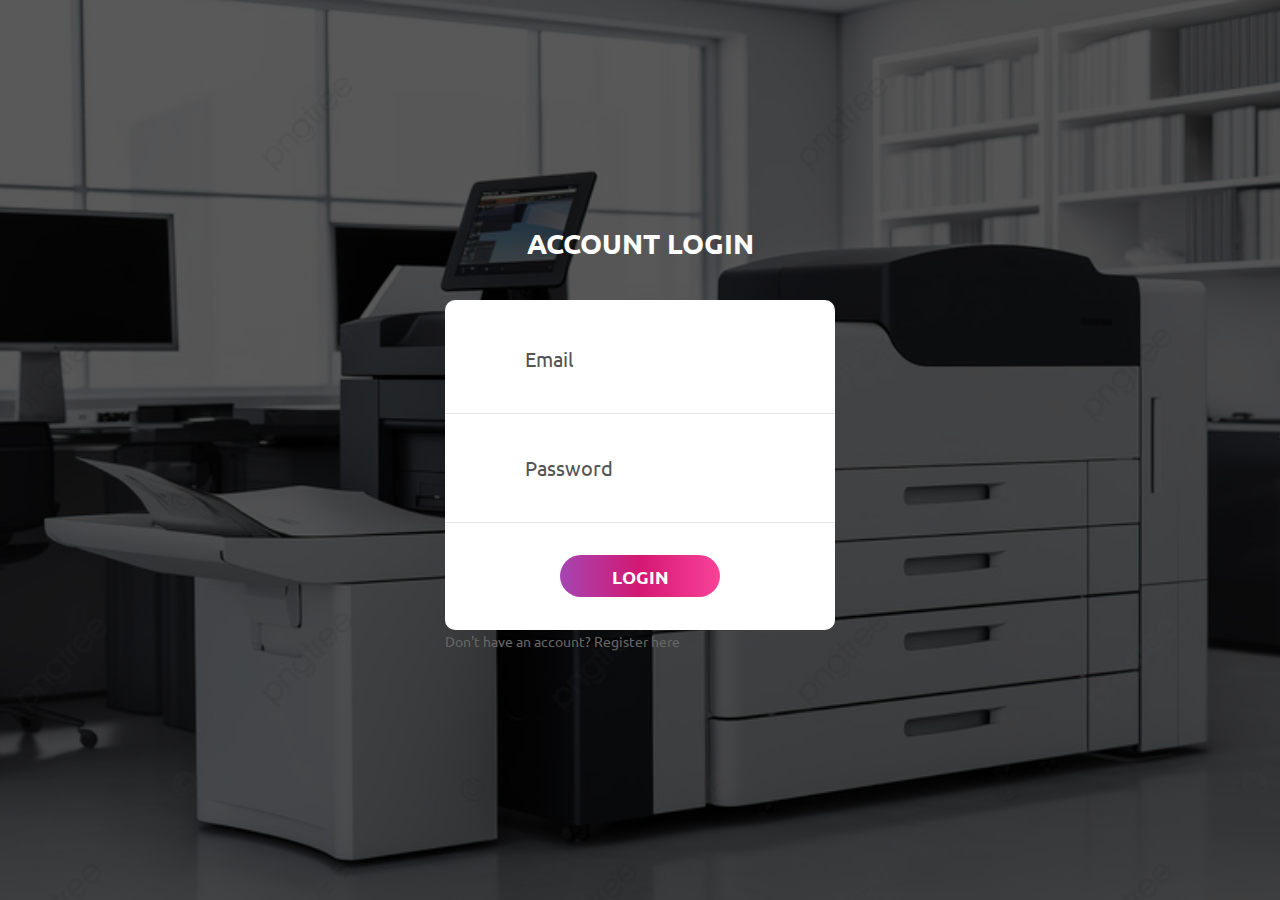
<file: Login/index.html>
<!DOCTYPE html>
<html lang="en">
  <head>
    <title>Serumpun Niaga | User Login</title>
    <meta charset="UTF-8" />
    <meta name="viewport" content="width=device-width, initial-scale=1" />
    <!--===============================================================================================-->
    <link rel="icon" type="image/png" href="images/icons/favicon.ico" />
    <!--===============================================================================================-->
    <link
      rel="stylesheet"
      type="text/css"
      href="vendor/bootstrap/css/bootstrap.min.css"
    />
    <!--===============================================================================================-->
    <link
      rel="stylesheet"
      type="text/css"
      href="fonts/font-awesome-4.7.0/css/font-awesome.min.css"
    />
    <!--===============================================================================================-->
    <link
      rel="stylesheet"
      type="text/css"
      href="fonts/Linearicons-Free-v1.0.0/icon-font.min.css"
    />
    <!--===============================================================================================-->
    <link rel="stylesheet" type="text/css" href="vendor/animate/animate.css" />
    <!--===============================================================================================-->
    <link
      rel="stylesheet"
      type="text/css"
      href="vendor/css-hamburgers/hamburgers.min.css"
    />
    <!--===============================================================================================-->
    <link
      rel="stylesheet"
      type="text/css"
      href="vendor/animsition/css/animsition.min.css"
    />
    <!--===============================================================================================-->
    <link
      rel="stylesheet"
      type="text/css"
      href="vendor/select2/select2.min.css"
    />
    <!--===============================================================================================-->
    <link
      rel="stylesheet"
      type="text/css"
      href="vendor/daterangepicker/daterangepicker.css"
    />
    <!--===============================================================================================-->
    <link rel="stylesheet" type="text/css" href="css/util.css" />
    <link rel="stylesheet" type="text/css" href="css/main.css" />
    <!--===============================================================================================-->
  </head>
  <body>
    <div class="limiter">
      <div
        class="container-login100"
        style="background-image: url('images/bgp.jpg')"
      >
        <div class="wrap-login100 p-t-30 p-b-50">
          <span class="login100-form-title p-b-41"> Account Login </span>
          <form
            class="login100-form validate-form p-b-33 p-t-5"
            action="login.php"
            method="post"
          >
            <div
              class="wrap-input100 validate-input"
              data-validate="Enter email"
            >
              <input
                class="input100"
                type="text"
                name="customer_email"
                placeholder="Email"
              />
              <span class="focus-input100" data-placeholder="&#xe82a;"></span>
            </div>

            <div
              class="wrap-input100 validate-input"
              data-validate="Enter password"
            >
              <input
                class="input100"
                type="password"
                name="password"
                placeholder="Password"
              />
              <span class="focus-input100" data-placeholder="&#xe80f;"></span>
            </div>

            <div class="container-login100-form-btn m-t-32">
              <button class="login100-form-btn">Login</button>
            </div>
          </form>
          <p>
            Don't have an account? <a href="../signup/index.php">Register here</a>
          </p>
        </div>
      </div>
    </div>

    <div id="dropDownSelect1"></div>

    <!--===============================================================================================-->
    <script src="vendor/jquery/jquery-3.2.1.min.js"></script>
    <!--===============================================================================================-->
    <script src="vendor/animsition/js/animsition.min.js"></script>
    <!--===============================================================================================-->
    <script src="vendor/bootstrap/js/popper.js"></script>
    <script src="vendor/bootstrap/js/bootstrap.min.js"></script>
    <!--===============================================================================================-->
    <script src="vendor/select2/select2.min.js"></script>
    <!--===============================================================================================-->
    <script src="vendor/daterangepicker/moment.min.js"></script>
    <script src="vendor/daterangepicker/daterangepicker.js"></script>
    <!--===============================================================================================-->
    <script src="vendor/countdowntime/countdowntime.js"></script>
    <!--===============================================================================================-->
    <script src="js/main.js"></script>
  </body>
</html>
</file>
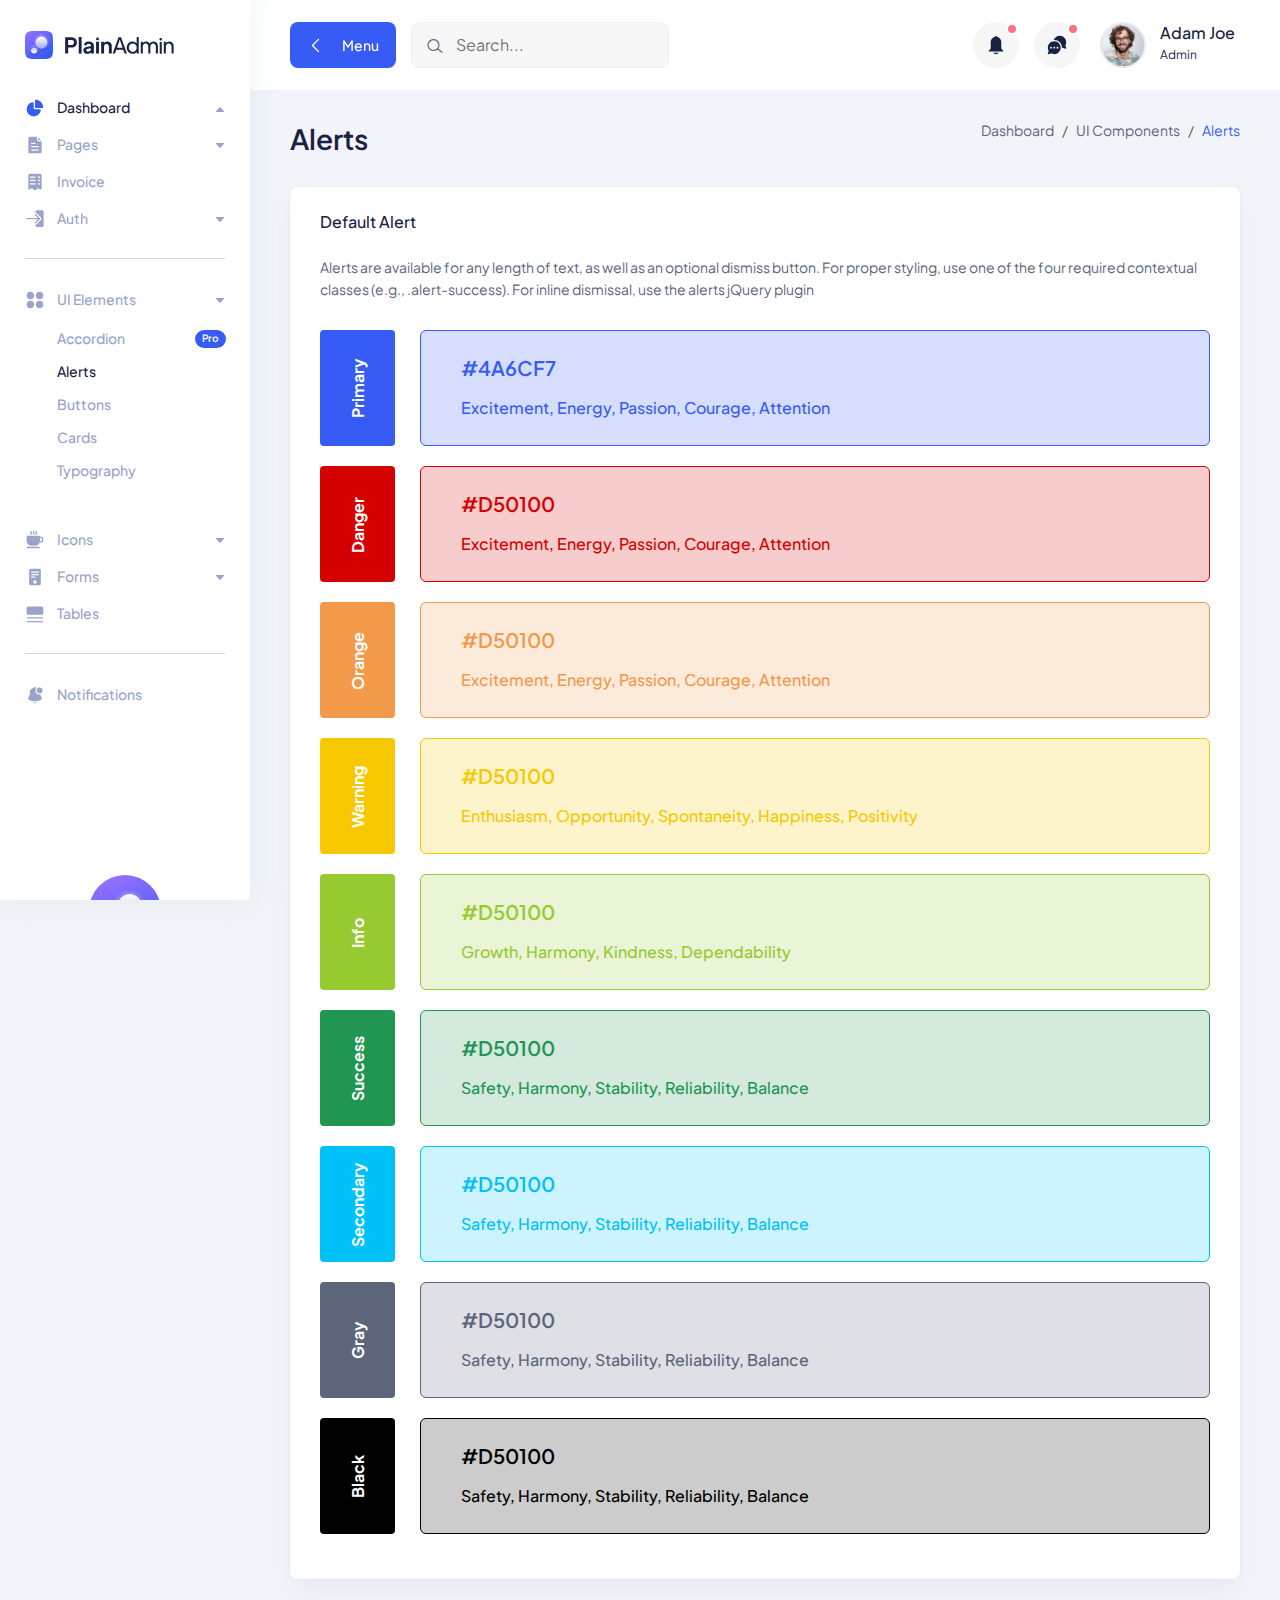
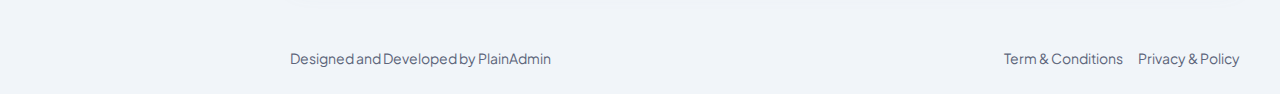
<file: dashboard - staff/alerts.html>
<!DOCTYPE html>
<html lang="en">
  <head>
    <meta charset="UTF-8" />
    <meta http-equiv="X-UA-Compatible" content="IE=edge" />
    <meta name="viewport" content="width=device-width, initial-scale=1.0" />
    <link rel="shortcut icon" href="assets/images/favicon.svg" type="image/x-icon" />
    <title>Alerts | PlainAdmin Demo</title>

    <!-- ========== All CSS files linkup ========= -->
    <link rel="stylesheet" href="assets/css/bootstrap.min.css" />
    <link rel="stylesheet" href="assets/css/lineicons.css" />
    <link rel="stylesheet" href="assets/css/materialdesignicons.min.css" />
    <link rel="stylesheet" href="assets/css/fullcalendar.css" />
    <link rel="stylesheet" href="assets/css/main.css" />
  </head>
  <body>
    <!-- ======== Preloader =========== -->
    <div id="preloader">
      <div class="spinner"></div>
    </div>
    <!-- ======== Preloader =========== -->

    <!-- ======== sidebar-nav start =========== -->
    <aside class="sidebar-nav-wrapper">
      <div class="navbar-logo">
        <a href="index.html">
          <img src="assets/images/logo/logo.svg" alt="logo" />
        </a>
      </div>
      <nav class="sidebar-nav">
        <ul>
          <li class="nav-item nav-item-has-children">
            <a
              href="#0"
              data-bs-toggle="collapse"
              data-bs-target="#ddmenu_1"
              aria-controls="ddmenu_1"
              aria-expanded="false"
              aria-label="Toggle navigation"
            >
              <span class="icon">
                <svg width="20" height="20" viewBox="0 0 20 20" fill="none" xmlns="http://www.w3.org/2000/svg">
                  <path
                    d="M8.74999 18.3333C12.2376 18.3333 15.1364 15.8128 15.7244 12.4941C15.8448 11.8143 15.2737 11.25 14.5833 11.25H9.99999C9.30966 11.25 8.74999 10.6903 8.74999 10V5.41666C8.74999 4.7263 8.18563 4.15512 7.50586 4.27556C4.18711 4.86357 1.66666 7.76243 1.66666 11.25C1.66666 15.162 4.83797 18.3333 8.74999 18.3333Z" />
                  <path
                    d="M17.0833 10C17.7737 10 18.3432 9.43708 18.2408 8.75433C17.7005 5.14918 14.8508 2.29947 11.2457 1.75912C10.5629 1.6568 10 2.2263 10 2.91665V9.16666C10 9.62691 10.3731 10 10.8333 10H17.0833Z" />
                </svg>
              </span>
              <span class="text">Dashboard</span>
            </a>
            <ul id="ddmenu_1" class="collapse dropdown-nav">
              <li>
                <a href="index.html">
                  <span class="text"> eCommerce </span>
                </a>
              </li>
            </ul>
          </li>
          <li class="nav-item nav-item-has-children">
            <a
              href="#0"
              class="collapsed"
              data-bs-toggle="collapse"
              data-bs-target="#ddmenu_2"
              aria-controls="ddmenu_2"
              aria-expanded="false"
              aria-label="Toggle navigation"
            >
              <span class="icon">
                <svg width="20" height="20" viewBox="0 0 20 20" fill="none" xmlns="http://www.w3.org/2000/svg">
                  <path
                    d="M11.8097 1.66667C11.8315 1.66667 11.8533 1.6671 11.875 1.66796V4.16667C11.875 5.43232 12.901 6.45834 14.1667 6.45834H16.6654C16.6663 6.48007 16.6667 6.50186 16.6667 6.5237V16.6667C16.6667 17.5872 15.9205 18.3333 15 18.3333H5.00001C4.07954 18.3333 3.33334 17.5872 3.33334 16.6667V3.33334C3.33334 2.41286 4.07954 1.66667 5.00001 1.66667H11.8097ZM6.66668 7.70834C6.3215 7.70834 6.04168 7.98816 6.04168 8.33334C6.04168 8.67851 6.3215 8.95834 6.66668 8.95834H10C10.3452 8.95834 10.625 8.67851 10.625 8.33334C10.625 7.98816 10.3452 7.70834 10 7.70834H6.66668ZM6.04168 11.6667C6.04168 12.0118 6.3215 12.2917 6.66668 12.2917H13.3333C13.6785 12.2917 13.9583 12.0118 13.9583 11.6667C13.9583 11.3215 13.6785 11.0417 13.3333 11.0417H6.66668C6.3215 11.0417 6.04168 11.3215 6.04168 11.6667ZM6.66668 14.375C6.3215 14.375 6.04168 14.6548 6.04168 15C6.04168 15.3452 6.3215 15.625 6.66668 15.625H13.3333C13.6785 15.625 13.9583 15.3452 13.9583 15C13.9583 14.6548 13.6785 14.375 13.3333 14.375H6.66668Z" />
                  <path
                    d="M13.125 2.29167L16.0417 5.20834H14.1667C13.5913 5.20834 13.125 4.74197 13.125 4.16667V2.29167Z" />
                </svg>
              </span>
              <span class="text">Pages</span>
            </a>
            <ul id="ddmenu_2" class="collapse dropdown-nav">
              <li>
                <a href="settings.html"> Settings </a>
              </li>
              <li>
                <a href="blank-page.html"> Blank Page </a>
              </li>
            </ul>
          </li>
          <li class="nav-item">
            <a href="invoice.html">
              <span class="icon">
                <svg width="20" height="20" viewBox="0 0 20 20" fill="none" xmlns="http://www.w3.org/2000/svg">
                  <path
                    d="M3.33334 3.35442C3.33334 2.4223 4.07954 1.66666 5.00001 1.66666H15C15.9205 1.66666 16.6667 2.4223 16.6667 3.35442V16.8565C16.6667 17.5519 15.8827 17.9489 15.3333 17.5317L13.8333 16.3924C13.537 16.1673 13.1297 16.1673 12.8333 16.3924L10.5 18.1646C10.2037 18.3896 9.79634 18.3896 9.50001 18.1646L7.16668 16.3924C6.87038 16.1673 6.46298 16.1673 6.16668 16.3924L4.66668 17.5317C4.11731 17.9489 3.33334 17.5519 3.33334 16.8565V3.35442ZM4.79168 5.04218C4.79168 5.39173 5.0715 5.6751 5.41668 5.6751H10C10.3452 5.6751 10.625 5.39173 10.625 5.04218C10.625 4.69264 10.3452 4.40927 10 4.40927H5.41668C5.0715 4.40927 4.79168 4.69264 4.79168 5.04218ZM5.41668 7.7848C5.0715 7.7848 4.79168 8.06817 4.79168 8.41774C4.79168 8.76724 5.0715 9.05066 5.41668 9.05066H10C10.3452 9.05066 10.625 8.76724 10.625 8.41774C10.625 8.06817 10.3452 7.7848 10 7.7848H5.41668ZM4.79168 11.7932C4.79168 12.1428 5.0715 12.4262 5.41668 12.4262H10C10.3452 12.4262 10.625 12.1428 10.625 11.7932C10.625 11.4437 10.3452 11.1603 10 11.1603H5.41668C5.0715 11.1603 4.79168 11.4437 4.79168 11.7932ZM13.3333 4.40927C12.9882 4.40927 12.7083 4.69264 12.7083 5.04218C12.7083 5.39173 12.9882 5.6751 13.3333 5.6751H14.5833C14.9285 5.6751 15.2083 5.39173 15.2083 5.04218C15.2083 4.69264 14.9285 4.40927 14.5833 4.40927H13.3333ZM12.7083 8.41774C12.7083 8.76724 12.9882 9.05066 13.3333 9.05066H14.5833C14.9285 9.05066 15.2083 8.76724 15.2083 8.41774C15.2083 8.06817 14.9285 7.7848 14.5833 7.7848H13.3333C12.9882 7.7848 12.7083 8.06817 12.7083 8.41774ZM13.3333 11.1603C12.9882 11.1603 12.7083 11.4437 12.7083 11.7932C12.7083 12.1428 12.9882 12.4262 13.3333 12.4262H14.5833C14.9285 12.4262 15.2083 12.1428 15.2083 11.7932C15.2083 11.4437 14.9285 11.1603 14.5833 11.1603H13.3333Z" />
                </svg>
              </span>
              <span class="text">Invoice</span>
            </a>
          </li>
          <li class="nav-item nav-item-has-children">
            <a
              href="#0"
              class="collapsed"
              data-bs-toggle="collapse"
              data-bs-target="#ddmenu_3"
              aria-controls="ddmenu_3"
              aria-expanded="false"
              aria-label="Toggle navigation"
            >
              <span class="icon">
                <svg width="20" height="20" viewBox="0 0 20 20" fill="none" xmlns="http://www.w3.org/2000/svg">
                  <path
                    d="M14.9211 10.1294C15.1652 9.88534 15.1652 9.48967 14.9211 9.24559L10.7544 5.0789C10.5103 4.83482 10.1147 4.83482 9.87057 5.0789C9.62649 5.32297 9.62649 5.71871 9.87057 5.96278L12.9702 9.06251H1.97916C1.63398 9.06251 1.35416 9.34234 1.35416 9.68751C1.35416 10.0327 1.63398 10.3125 1.97916 10.3125H12.9702L9.87057 13.4123C9.62649 13.6563 9.62649 14.052 9.87057 14.2961C10.1147 14.5402 10.5103 14.5402 10.7544 14.2961L14.9211 10.1294Z" />
                  <path
                    d="M11.6383 15.18L15.805 11.0133C16.5373 10.2811 16.5373 9.09391 15.805 8.36166L11.6383 4.195C11.2722 3.82888 10.7923 3.64582 10.3125 3.64582V3.02082C10.3125 2.10035 11.0587 1.35416 11.9792 1.35416H16.9792C17.8997 1.35416 18.6458 2.10035 18.6458 3.02082V16.3542C18.6458 17.2747 17.8997 18.0208 16.9792 18.0208H11.9792C11.0587 18.0208 10.3125 17.2747 10.3125 16.3542V15.7292C10.7923 15.7292 11.2722 15.5461 11.6383 15.18Z" />
                </svg>
              </span>
              <span class="text">Auth</span>
            </a>
            <ul id="ddmenu_3" class="collapse dropdown-nav">
              <li>
                <a href="signin.html"> Sign In </a>
              </li>
              <li>
                <a href="signup.html"> Sign Up </a>
              </li>
            </ul>
          </li>
          <span class="divider"><hr /></span>
          <li class="nav-item nav-item-has-children">
            <a
              href="#0"
              class="collapsed"
              data-bs-toggle="collapse"
              data-bs-target="#ddmenu_4"
              aria-controls="ddmenu_4"
              aria-expanded="false"
              aria-label="Toggle navigation"
            >
              <span class="icon">
                <svg width="20" height="20" viewBox="0 0 20 20" fill="none" xmlns="http://www.w3.org/2000/svg">
                  <path
                    d="M1.66666 5.41669C1.66666 3.34562 3.34559 1.66669 5.41666 1.66669C7.48772 1.66669 9.16666 3.34562 9.16666 5.41669C9.16666 7.48775 7.48772 9.16669 5.41666 9.16669C3.34559 9.16669 1.66666 7.48775 1.66666 5.41669Z" />
                  <path
                    d="M1.66666 14.5834C1.66666 12.5123 3.34559 10.8334 5.41666 10.8334C7.48772 10.8334 9.16666 12.5123 9.16666 14.5834C9.16666 16.6545 7.48772 18.3334 5.41666 18.3334C3.34559 18.3334 1.66666 16.6545 1.66666 14.5834Z" />
                  <path
                    d="M10.8333 5.41669C10.8333 3.34562 12.5123 1.66669 14.5833 1.66669C16.6544 1.66669 18.3333 3.34562 18.3333 5.41669C18.3333 7.48775 16.6544 9.16669 14.5833 9.16669C12.5123 9.16669 10.8333 7.48775 10.8333 5.41669Z" />
                  <path
                    d="M10.8333 14.5834C10.8333 12.5123 12.5123 10.8334 14.5833 10.8334C16.6544 10.8334 18.3333 12.5123 18.3333 14.5834C18.3333 16.6545 16.6544 18.3334 14.5833 18.3334C12.5123 18.3334 10.8333 16.6545 10.8333 14.5834Z" />
                </svg>
              </span>
              <span class="text">UI Elements </span>
            </a>
            <ul id="ddmenu_4" class="collapsed show dropdown-nav">
              <li>
                <a href="accordion.html">
                  <span class="text">
                    Accordion <span class="pro-badge">Pro</span>
                  </span>
                </a>
              </li>
              <li>
                <a href="alerts.html" class="active"> Alerts </a>
              </li>
              <li>
                <a href="buttons.html"> Buttons </a>
              </li>
              <li>
                <a href="cards.html"> Cards </a>
              </li>
              <li>
                <a href="typography.html"> Typography </a>
              </li>
            </ul>
          </li>
          <li class="nav-item nav-item-has-children">
            <a
              href="#0"
              class="collapsed"
              data-bs-toggle="collapse"
              data-bs-target="#ddmenu_55"
              aria-controls="ddmenu_55"
              aria-expanded="false"
              aria-label="Toggle navigation"
            >
              <span class="icon">
                <svg width="20" height="20" viewBox="0 0 20 20" fill="none" xmlns="http://www.w3.org/2000/svg">
                  <path
                    d="M5.48663 1.1466C5.77383 0.955131 6.16188 1.03274 6.35335 1.31994L6.87852 2.10769C7.20508 2.59755 7.20508 3.23571 6.87852 3.72556L6.35335 4.51331C6.16188 4.80052 5.77383 4.87813 5.48663 4.68666C5.19943 4.49519 5.12182 4.10715 5.31328 3.81994L5.83845 3.03219C5.88511 2.96221 5.88511 2.87105 5.83845 2.80106L5.31328 2.01331C5.12182 1.72611 5.19943 1.33806 5.48663 1.1466Z" />
                  <path
                    d="M2.49999 5.83331C2.03976 5.83331 1.66666 6.2064 1.66666 6.66665V10.8333C1.66666 13.5948 3.90523 15.8333 6.66666 15.8333H9.99999C12.1856 15.8333 14.0436 14.431 14.7235 12.4772C14.8134 12.4922 14.9058 12.5 15 12.5H16.6667C17.5872 12.5 18.3333 11.7538 18.3333 10.8333V8.33331C18.3333 7.41284 17.5872 6.66665 16.6667 6.66665H15C15 6.2064 14.6269 5.83331 14.1667 5.83331H2.49999ZM14.9829 11.2496C14.9942 11.1123 15 10.9735 15 10.8333V7.91665H16.6667C16.8967 7.91665 17.0833 8.10319 17.0833 8.33331V10.8333C17.0833 11.0634 16.8967 11.25 16.6667 11.25H15L14.9898 11.2498L14.9829 11.2496Z" />
                  <path
                    d="M8.85332 1.31994C8.6619 1.03274 8.27383 0.955131 7.98663 1.1466C7.69943 1.33806 7.62182 1.72611 7.81328 2.01331L8.33848 2.80106C8.38507 2.87105 8.38507 2.96221 8.33848 3.03219L7.81328 3.81994C7.62182 4.10715 7.69943 4.49519 7.98663 4.68666C8.27383 4.87813 8.6619 4.80052 8.85332 4.51331L9.37848 3.72556C9.70507 3.23571 9.70507 2.59755 9.37848 2.10769L8.85332 1.31994Z" />
                  <path
                    d="M10.4867 1.1466C10.7738 0.955131 11.1619 1.03274 11.3533 1.31994L11.8785 2.10769C12.2051 2.59755 12.2051 3.23571 11.8785 3.72556L11.3533 4.51331C11.1619 4.80052 10.7738 4.87813 10.4867 4.68666C10.1994 4.49519 10.1218 4.10715 10.3133 3.81994L10.8385 3.03219C10.8851 2.96221 10.8851 2.87105 10.8385 2.80106L10.3133 2.01331C10.1218 1.72611 10.1994 1.33806 10.4867 1.1466Z" />
                  <path
                    d="M2.49999 16.6667C2.03976 16.6667 1.66666 17.0398 1.66666 17.5C1.66666 17.9602 2.03976 18.3334 2.49999 18.3334H14.1667C14.6269 18.3334 15 17.9602 15 17.5C15 17.0398 14.6269 16.6667 14.1667 16.6667H2.49999Z" />
                </svg>
              </span>
              <span class="text">Icons</span>
            </a>
            <ul id="ddmenu_55" class="collapse dropdown-nav">
              <li>
                <a href="icons.html"> LineIcons </a>
              </li>
              <li>
                <a href="mdi-icons.html"> MDI Icons </a>
              </li>
            </ul>
          </li>
          <li class="nav-item nav-item-has-children">
            <a
              href="#0"
              class="collapsed"
              data-bs-toggle="collapse"
              data-bs-target="#ddmenu_5"
              aria-controls="ddmenu_5"
              aria-expanded="false"
              aria-label="Toggle navigation"
            >
              <span class="icon">
                <svg width="20" height="20" viewBox="0 0 20 20" fill="none" xmlns="http://www.w3.org/2000/svg">
                  <path
                    d="M4.16666 3.33335C4.16666 2.41288 4.91285 1.66669 5.83332 1.66669H14.1667C15.0872 1.66669 15.8333 2.41288 15.8333 3.33335V16.6667C15.8333 17.5872 15.0872 18.3334 14.1667 18.3334H5.83332C4.91285 18.3334 4.16666 17.5872 4.16666 16.6667V3.33335ZM6.04166 5.00002C6.04166 5.3452 6.32148 5.62502 6.66666 5.62502H13.3333C13.6785 5.62502 13.9583 5.3452 13.9583 5.00002C13.9583 4.65485 13.6785 4.37502 13.3333 4.37502H6.66666C6.32148 4.37502 6.04166 4.65485 6.04166 5.00002ZM6.66666 6.87502C6.32148 6.87502 6.04166 7.15485 6.04166 7.50002C6.04166 7.8452 6.32148 8.12502 6.66666 8.12502H13.3333C13.6785 8.12502 13.9583 7.8452 13.9583 7.50002C13.9583 7.15485 13.6785 6.87502 13.3333 6.87502H6.66666ZM6.04166 10C6.04166 10.3452 6.32148 10.625 6.66666 10.625H9.99999C10.3452 10.625 10.625 10.3452 10.625 10C10.625 9.65485 10.3452 9.37502 9.99999 9.37502H6.66666C6.32148 9.37502 6.04166 9.65485 6.04166 10ZM9.99999 16.6667C10.9205 16.6667 11.6667 15.9205 11.6667 15C11.6667 14.0795 10.9205 13.3334 9.99999 13.3334C9.07949 13.3334 8.33332 14.0795 8.33332 15C8.33332 15.9205 9.07949 16.6667 9.99999 16.6667Z" />
                </svg>
              </span>
              <span class="text"> Forms </span>
            </a>
            <ul id="ddmenu_5" class="collapse dropdown-nav">
              <li>
                <a href="form-elements.html"> Form Elements </a>
              </li>
              <li>
                <a href="form-layout.html">
                  <span class="text">
                    Form Layout <span class="pro-badge">Pro</span>
                  </span>
                </a>
              </li>
            </ul>
          </li>
          <li class="nav-item">
            <a href="tables.html">
              <span class="icon">
                <svg width="20" height="20" viewBox="0 0 20 20" fill="none" xmlns="http://www.w3.org/2000/svg">
                  <path
                    d="M1.66666 4.16667C1.66666 3.24619 2.41285 2.5 3.33332 2.5H16.6667C17.5872 2.5 18.3333 3.24619 18.3333 4.16667V9.16667C18.3333 10.0872 17.5872 10.8333 16.6667 10.8333H3.33332C2.41285 10.8333 1.66666 10.0872 1.66666 9.16667V4.16667Z" />
                  <path
                    d="M1.875 13.75C1.875 13.4048 2.15483 13.125 2.5 13.125H17.5C17.8452 13.125 18.125 13.4048 18.125 13.75C18.125 14.0952 17.8452 14.375 17.5 14.375H2.5C2.15483 14.375 1.875 14.0952 1.875 13.75Z" />
                  <path
                    d="M2.5 16.875C2.15483 16.875 1.875 17.1548 1.875 17.5C1.875 17.8452 2.15483 18.125 2.5 18.125H17.5C17.8452 18.125 18.125 17.8452 18.125 17.5C18.125 17.1548 17.8452 16.875 17.5 16.875H2.5Z" />
                </svg>
              </span>
              <span class="text">Tables</span>
            </a>
          </li>
          <span class="divider"><hr /></span>

          <li class="nav-item">
            <a href="notification.html">
              <span class="icon">
                <svg width="20" height="20" viewBox="0 0 20 20" fill="none" xmlns="http://www.w3.org/2000/svg">
                  <path
                    d="M10.8333 2.50008C10.8333 2.03984 10.4602 1.66675 9.99999 1.66675C9.53975 1.66675 9.16666 2.03984 9.16666 2.50008C9.16666 2.96032 9.53975 3.33341 9.99999 3.33341C10.4602 3.33341 10.8333 2.96032 10.8333 2.50008Z" />
                  <path
                    d="M17.5 5.41673C17.5 7.02756 16.1942 8.33339 14.5833 8.33339C12.9725 8.33339 11.6667 7.02756 11.6667 5.41673C11.6667 3.80589 12.9725 2.50006 14.5833 2.50006C16.1942 2.50006 17.5 3.80589 17.5 5.41673Z" />
                  <path
                    d="M11.4272 2.69637C10.9734 2.56848 10.4947 2.50006 10 2.50006C7.10054 2.50006 4.75003 4.85057 4.75003 7.75006V9.20873C4.75003 9.72814 4.62082 10.2393 4.37404 10.6963L3.36705 12.5611C2.89938 13.4272 3.26806 14.5081 4.16749 14.9078C7.88074 16.5581 12.1193 16.5581 15.8326 14.9078C16.732 14.5081 17.1007 13.4272 16.633 12.5611L15.626 10.6963C15.43 10.3333 15.3081 9.93606 15.2663 9.52773C15.0441 9.56431 14.8159 9.58339 14.5833 9.58339C12.2822 9.58339 10.4167 7.71791 10.4167 5.41673C10.4167 4.37705 10.7975 3.42631 11.4272 2.69637Z" />
                  <path
                    d="M7.48901 17.1925C8.10004 17.8918 8.99841 18.3335 10 18.3335C11.0016 18.3335 11.9 17.8918 12.511 17.1925C10.8482 17.4634 9.15183 17.4634 7.48901 17.1925Z" />
                </svg>
              </span>
              <span class="text">Notifications</span>
            </a>
          </li>
        </ul>
      </nav>
      <div class="promo-box">
        <div class="promo-icon">
          <img class="mx-auto" src="./assets/images/logo/logo-icon-big.svg" alt="Logo">
        </div>
        <h3>Upgrade to PRO</h3>
        <p>Improve your development process and start doing more with PlainAdmin PRO!</p>
        <a href="https://plainadmin.com/pro" target="_blank" rel="nofollow" class="main-btn primary-btn btn-hover">
          Upgrade to PRO
        </a>
      </div>
    </aside>
    <div class="overlay"></div>
    <!-- ======== sidebar-nav end =========== -->

    <!-- ======== main-wrapper start =========== -->
    <main class="main-wrapper">
      <!-- ========== header start ========== -->
      <header class="header">
        <div class="container-fluid">
          <div class="row">
            <div class="col-lg-5 col-md-5 col-6">
              <div class="header-left d-flex align-items-center">
                <div class="menu-toggle-btn mr-15">
                  <button id="menu-toggle" class="main-btn primary-btn btn-hover">
                    <i class="lni lni-chevron-left me-2"></i> Menu
                  </button>
                </div>
                <div class="header-search d-none d-md-flex">
                  <form action="#">
                    <input type="text" placeholder="Search..." />
                    <button><i class="lni lni-search-alt"></i></button>
                  </form>
                </div>
              </div>
            </div>
            <div class="col-lg-7 col-md-7 col-6">
              <div class="header-right">
                <!-- notification start -->
                <div class="notification-box ml-15 d-none d-md-flex">
                  <button class="dropdown-toggle" type="button" id="notification" data-bs-toggle="dropdown"
                    aria-expanded="false">
                    <svg width="22" height="22" viewBox="0 0 22 22" fill="none" xmlns="http://www.w3.org/2000/svg">
                      <path
                        d="M11 20.1667C9.88317 20.1667 8.88718 19.63 8.23901 18.7917H13.761C13.113 19.63 12.1169 20.1667 11 20.1667Z"
                        fill="" />
                      <path
                        d="M10.1157 2.74999C10.1157 2.24374 10.5117 1.83333 11 1.83333C11.4883 1.83333 11.8842 2.24374 11.8842 2.74999V2.82604C14.3932 3.26245 16.3051 5.52474 16.3051 8.24999V14.287C16.3051 14.5301 16.3982 14.7633 16.564 14.9352L18.2029 16.6342C18.4814 16.9229 18.2842 17.4167 17.8903 17.4167H4.10961C3.71574 17.4167 3.5185 16.9229 3.797 16.6342L5.43589 14.9352C5.6017 14.7633 5.69485 14.5301 5.69485 14.287V8.24999C5.69485 5.52474 7.60672 3.26245 10.1157 2.82604V2.74999Z"
                        fill="" />
                    </svg>
                    <span></span>
                  </button>
                  <ul class="dropdown-menu dropdown-menu-end" aria-labelledby="notification">
                    <li>
                      <a href="#0">
                        <div class="image">
                          <img src="assets/images/lead/lead-6.png" alt="" />
                        </div>
                        <div class="content">
                          <h6>
                            John Doe
                            <span class="text-regular">
                              comment on a product.
                            </span>
                          </h6>
                          <p>
                            Lorem ipsum dolor sit amet, consect etur adipiscing
                            elit Vivamus tortor.
                          </p>
                          <span>10 mins ago</span>
                        </div>
                      </a>
                    </li>
                    <li>
                      <a href="#0">
                        <div class="image">
                          <img src="assets/images/lead/lead-1.png" alt="" />
                        </div>
                        <div class="content">
                          <h6>
                            Jonathon
                            <span class="text-regular">
                              like on a product.
                            </span>
                          </h6>
                          <p>
                            Lorem ipsum dolor sit amet, consect etur adipiscing
                            elit Vivamus tortor.
                          </p>
                          <span>10 mins ago</span>
                        </div>
                      </a>
                    </li>
                  </ul>
                </div>
                <!-- notification end -->
                <!-- message start -->
                <div class="header-message-box ml-15 d-none d-md-flex">
                  <button class="dropdown-toggle" type="button" id="message" data-bs-toggle="dropdown"
                    aria-expanded="false">
                    <svg width="22" height="22" viewBox="0 0 22 22" fill="none" xmlns="http://www.w3.org/2000/svg">
                      <path
                        d="M7.74866 5.97421C7.91444 5.96367 8.08162 5.95833 8.25005 5.95833C12.5532 5.95833 16.0417 9.4468 16.0417 13.75C16.0417 13.9184 16.0364 14.0856 16.0259 14.2514C16.3246 14.138 16.6127 14.003 16.8883 13.8482L19.2306 14.629C19.7858 14.8141 20.3141 14.2858 20.129 13.7306L19.3482 11.3882C19.8694 10.4604 20.1667 9.38996 20.1667 8.25C20.1667 4.70617 17.2939 1.83333 13.75 1.83333C11.0077 1.83333 8.66702 3.55376 7.74866 5.97421Z"
                        fill="" />
                      <path
                        d="M14.6667 13.75C14.6667 17.2938 11.7939 20.1667 8.25004 20.1667C7.11011 20.1667 6.03962 19.8694 5.11182 19.3482L2.76946 20.129C2.21421 20.3141 1.68597 19.7858 1.87105 19.2306L2.65184 16.8882C2.13062 15.9604 1.83338 14.89 1.83338 13.75C1.83338 10.2062 4.70622 7.33333 8.25004 7.33333C11.7939 7.33333 14.6667 10.2062 14.6667 13.75ZM5.95838 13.75C5.95838 13.2437 5.54797 12.8333 5.04171 12.8333C4.53545 12.8333 4.12504 13.2437 4.12504 13.75C4.12504 14.2563 4.53545 14.6667 5.04171 14.6667C5.54797 14.6667 5.95838 14.2563 5.95838 13.75ZM9.16671 13.75C9.16671 13.2437 8.7563 12.8333 8.25004 12.8333C7.74379 12.8333 7.33338 13.2437 7.33338 13.75C7.33338 14.2563 7.74379 14.6667 8.25004 14.6667C8.7563 14.6667 9.16671 14.2563 9.16671 13.75ZM11.4584 14.6667C11.9647 14.6667 12.375 14.2563 12.375 13.75C12.375 13.2437 11.9647 12.8333 11.4584 12.8333C10.9521 12.8333 10.5417 13.2437 10.5417 13.75C10.5417 14.2563 10.9521 14.6667 11.4584 14.6667Z"
                        fill="" />
                    </svg>
                    <span></span>
                  </button>
                  <ul class="dropdown-menu dropdown-menu-end" aria-labelledby="message">
                    <li>
                      <a href="#0">
                        <div class="image">
                          <img src="assets/images/lead/lead-5.png" alt="" />
                        </div>
                        <div class="content">
                          <h6>Jacob Jones</h6>
                          <p>Hey!I can across your profile and ...</p>
                          <span>10 mins ago</span>
                        </div>
                      </a>
                    </li>
                    <li>
                      <a href="#0">
                        <div class="image">
                          <img src="assets/images/lead/lead-3.png" alt="" />
                        </div>
                        <div class="content">
                          <h6>John Doe</h6>
                          <p>Would you mind please checking out</p>
                          <span>12 mins ago</span>
                        </div>
                      </a>
                    </li>
                    <li>
                      <a href="#0">
                        <div class="image">
                          <img src="assets/images/lead/lead-2.png" alt="" />
                        </div>
                        <div class="content">
                          <h6>Anee Lee</h6>
                          <p>Hey! are you available for freelance?</p>
                          <span>1h ago</span>
                        </div>
                      </a>
                    </li>
                  </ul>
                </div>
                <!-- message end -->
                <!-- profile start -->
                <div class="profile-box ml-15">
                  <button class="dropdown-toggle bg-transparent border-0" type="button" id="profile"
                    data-bs-toggle="dropdown" aria-expanded="false">
                    <div class="profile-info">
                      <div class="info">
                        <div class="image">
                          <img src="assets/images/profile/profile-image.png" alt="" />
                        </div>
                        <div>
                          <h6 class="fw-500">Adam Joe</h6>
                          <p>Admin</p>
                        </div>
                      </div>
                    </div>
                  </button>
                  <ul class="dropdown-menu dropdown-menu-end" aria-labelledby="profile">
                    <li>
                      <div class="author-info flex items-center !p-1">
                        <div class="image">
                          <img src="assets/images/profile/profile-image.png" alt="image">
                        </div>
                        <div class="content">
                          <h4 class="text-sm">Adam Joe</h4>
                          <a class="text-black/40 dark:text-white/40 hover:text-black dark:hover:text-white text-xs"
                            href="#">Email@gmail.com</a>
                        </div>
                      </div>
                    </li>
                    <li class="divider"></li>
                    <li>
                      <a href="#0">
                        <i class="lni lni-user"></i> View Profile
                      </a>
                    </li>
                    <li>
                      <a href="#0">
                        <i class="lni lni-alarm"></i> Notifications
                      </a>
                    </li>
                    <li>
                      <a href="#0"> <i class="lni lni-inbox"></i> Messages </a>
                    </li>
                    <li>
                      <a href="#0"> <i class="lni lni-cog"></i> Settings </a>
                    </li>
                    <li class="divider"></li>
                    <li>
                      <a href="#0"> <i class="lni lni-exit"></i> Sign Out </a>
                    </li>
                  </ul>
                </div>
                <!-- profile end -->
              </div>
            </div>
          </div>
        </div>
      </header>
      <!-- ========== header end ========== -->

      <!-- ========== alert components start ========== -->
      <section class="alert-components">
        <div class="container-fluid">
          <!-- ========== title-wrapper start ========== -->
          <div class="title-wrapper pt-30">
            <div class="row align-items-center">
              <div class="col-md-6">
                <div class="title">
                  <h2>Alerts</h2>
                </div>
              </div>
              <!-- end col -->
              <div class="col-md-6">
                <div class="breadcrumb-wrapper">
                  <nav aria-label="breadcrumb">
                    <ol class="breadcrumb">
                      <li class="breadcrumb-item">
                        <a href="#0">Dashboard</a>
                      </li>
                      <li class="breadcrumb-item">
                        <a href="#0">UI Components</a>
                      </li>
                      <li class="breadcrumb-item active" aria-current="page">
                        Alerts
                      </li>
                    </ol>
                  </nav>
                </div>
              </div>
              <!-- end col -->
            </div>
            <!-- end row -->
          </div>
          <!-- ========== title-wrapper end ========== -->

          <!-- ========== alerts-wrapper start ========== -->
          <div class="alerts-wrapper">
            <div class="card-style mb-30">
              <h5 class="text-medium mb-25">Default Alert</h5>
              <p class="text-sm mb-30">
                Alerts are available for any length of text, as well as an
                optional dismiss button. For proper styling, use one of the four
                required contextual classes (e.g., .alert-success). For inline
                dismissal, use the alerts jQuery plugin
              </p>
              <div class="alert-list-wrapper">
                <div class="alert-box primary-alert pl-100">
                  <div class="left">
                    <h5 class="text-bold">Primary</h5>
                  </div>
                  <div class="alert">
                    <h4 class="alert-heading">#4A6CF7</h4>
                    <p class="text-medium">
                      Excitement, Energy, Passion, Courage, Attention
                    </p>
                  </div>
                </div>
                <!-- end alert-box -->
                <div class="alert-box danger-alert pl-100">
                  <div class="left">
                    <h5 class="text-bold">Danger</h5>
                  </div>
                  <div class="alert">
                    <h4 class="alert-heading">#D50100</h4>
                    <p class="text-medium">
                      Excitement, Energy, Passion, Courage, Attention
                    </p>
                  </div>
                </div>
                <!-- end alert-box -->
                <div class="alert-box orange-alert pl-100">
                  <div class="left">
                    <h5 class="text-bold">Orange</h5>
                  </div>
                  <div class="alert">
                    <h4 class="alert-heading">#D50100</h4>
                    <p class="text-medium">
                      Excitement, Energy, Passion, Courage, Attention
                    </p>
                  </div>
                </div>
                <!-- end alert-box -->
                <div class="alert-box warning-alert pl-100">
                  <div class="left">
                    <h5 class="text-bold">Warning</h5>
                  </div>
                  <div class="alert">
                    <h4 class="alert-heading">#D50100</h4>
                    <p class="text-medium">
                      Enthusiasm, Opportunity, Spontaneity, Happiness,
                      Positivity
                    </p>
                  </div>
                </div>
                <!-- end alert-box -->
                <div class="alert-box info-alert pl-100">
                  <div class="left">
                    <h5 class="text-bold">Info</h5>
                  </div>
                  <div class="alert">
                    <h4 class="alert-heading">#D50100</h4>
                    <p class="text-medium">
                      Growth, Harmony, Kindness, Dependability
                    </p>
                  </div>
                </div>
                <!-- end alert-box -->
                <div class="alert-box success-alert pl-100">
                  <div class="left">
                    <h5 class="text-bold">Success</h5>
                  </div>
                  <div class="alert">
                    <h4 class="alert-heading">#D50100</h4>
                    <p class="text-medium">
                      Safety, Harmony, Stability, Reliability, Balance
                    </p>
                  </div>
                </div>
                <!-- end alert-box -->
                <div class="alert-box secondary-alert pl-100">
                  <div class="left">
                    <h5 class="text-bold">Secondary</h5>
                  </div>
                  <div class="alert">
                    <h4 class="alert-heading">#D50100</h4>
                    <p class="text-medium">
                      Safety, Harmony, Stability, Reliability, Balance
                    </p>
                  </div>
                </div>
                <!-- end alert-box -->
                <div class="alert-box gray-alert pl-100">
                  <div class="left">
                    <h5 class="text-bold">Gray</h5>
                  </div>
                  <div class="alert">
                    <h4 class="alert-heading">#D50100</h4>
                    <p class="text-medium">
                      Safety, Harmony, Stability, Reliability, Balance
                    </p>
                  </div>
                </div>
                <!-- end alert-box -->
                <div class="alert-box black-alert pl-100">
                  <div class="left">
                    <h5 class="text-bold">Black</h5>
                  </div>
                  <div class="alert">
                    <h4 class="alert-heading">#D50100</h4>
                    <p class="text-medium">
                      Safety, Harmony, Stability, Reliability, Balance
                    </p>
                  </div>
                </div>
                <!-- end alert-box -->
              </div>
            </div>
          </div>
          <!-- ========== alerts-wrapper end ========== -->
        </div>
        <!-- end container -->
      </section>
      <!-- ========== alert components end ========== -->

      <!-- ========== footer start =========== -->
      <footer class="footer">
        <div class="container-fluid">
          <div class="row">
            <div class="col-md-6 order-last order-md-first">
              <div class="copyright text-center text-md-start">
                <p class="text-sm">
                  Designed and Developed by
                  <a href="https://plainadmin.com" rel="nofollow" target="_blank">
                    PlainAdmin
                  </a>
                </p>
              </div>
            </div>
            <!-- end col-->
            <div class="col-md-6">
              <div class="terms d-flex justify-content-center justify-content-md-end">
                <a href="#0" class="text-sm">Term & Conditions</a>
                <a href="#0" class="text-sm ml-15">Privacy & Policy</a>
              </div>
            </div>
          </div>
          <!-- end row -->
        </div>
        <!-- end container -->
      </footer>
      <!-- ========== footer end =========== -->
    </main>
    <!-- ======== main-wrapper end =========== -->

    <!-- ========= All Javascript files linkup ======== -->
    <script src="assets/js/bootstrap.bundle.min.js"></script>
    <script src="assets/js/Chart.min.js"></script>
    <script src="assets/js/dynamic-pie-chart.js"></script>
    <script src="assets/js/moment.min.js"></script>
    <script src="assets/js/fullcalendar.js"></script>
    <script src="assets/js/jvectormap.min.js"></script>
    <script src="assets/js/world-merc.js"></script>
    <script src="assets/js/polyfill.js"></script>
    <script src="assets/js/main.js"></script>
  </body>
</html>
</file>
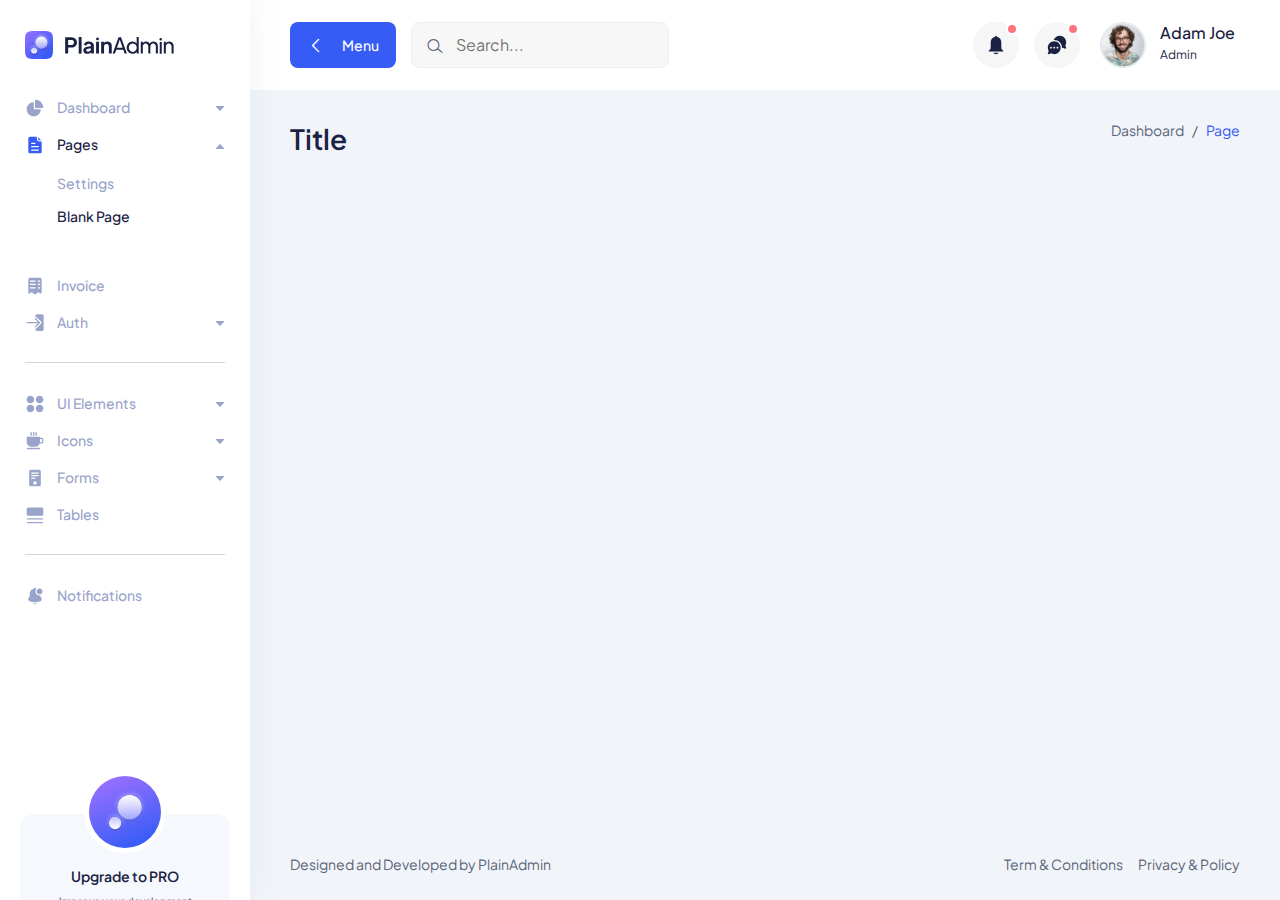
<file: dashboard - staff/blank-page.html>
<!DOCTYPE html>
<html lang="en">
  <head>
    <meta charset="UTF-8" />
    <meta http-equiv="X-UA-Compatible" content="IE=edge" />
    <meta name="viewport" content="width=device-width, initial-scale=1.0" />
    <link rel="shortcut icon" href="assets/images/favicon.svg" type="image/x-icon" />
    <title>Blank Page | PlainAdmin Demo</title>

    <!-- ========== All CSS files linkup ========= -->
    <link rel="stylesheet" href="assets/css/bootstrap.min.css" />
    <link rel="stylesheet" href="assets/css/lineicons.css" />
    <link rel="stylesheet" href="assets/css/materialdesignicons.min.css" />
    <link rel="stylesheet" href="assets/css/fullcalendar.css" />
    <link rel="stylesheet" href="assets/css/main.css" />
  </head>
  <body>
    <!-- ======== Preloader =========== -->
    <div id="preloader">
      <div class="spinner"></div>
    </div>
    <!-- ======== Preloader =========== -->

    <!-- ======== sidebar-nav start =========== -->
    <aside class="sidebar-nav-wrapper">
      <div class="navbar-logo">
        <a href="index.html">
          <img src="assets/images/logo/logo.svg" alt="logo" />
        </a>
      </div>
      <nav class="sidebar-nav">
        <ul>
          <li class="nav-item nav-item-has-children">
            <a
              href="#0"
              class="collapsed"
              data-bs-toggle="collapse"
              data-bs-target="#ddmenu_1"
              aria-controls="ddmenu_1"
              aria-expanded="false"
              aria-label="Toggle navigation"
            >
              <span class="icon">
                <svg width="20" height="20" viewBox="0 0 20 20" fill="none" xmlns="http://www.w3.org/2000/svg">
                  <path
                    d="M8.74999 18.3333C12.2376 18.3333 15.1364 15.8128 15.7244 12.4941C15.8448 11.8143 15.2737 11.25 14.5833 11.25H9.99999C9.30966 11.25 8.74999 10.6903 8.74999 10V5.41666C8.74999 4.7263 8.18563 4.15512 7.50586 4.27556C4.18711 4.86357 1.66666 7.76243 1.66666 11.25C1.66666 15.162 4.83797 18.3333 8.74999 18.3333Z" />
                  <path
                    d="M17.0833 10C17.7737 10 18.3432 9.43708 18.2408 8.75433C17.7005 5.14918 14.8508 2.29947 11.2457 1.75912C10.5629 1.6568 10 2.2263 10 2.91665V9.16666C10 9.62691 10.3731 10 10.8333 10H17.0833Z" />
                </svg>
              </span>
              <span class="text">Dashboard</span>
            </a>
            <ul id="ddmenu_1" class="collapse dropdown-nav">
              <li>
                <a href="index.html"> eCommerce </a>
              </li>
            </ul>
          </li>
          <li class="nav-item nav-item-has-children">
            <a
              href="#0"
              class=""
              data-bs-toggle="collapse"
              data-bs-target="#ddmenu_2"
              aria-controls="ddmenu_2"
              aria-expanded="false"
              aria-label="Toggle navigation"
            >
              <span class="icon">
                <svg width="20" height="20" viewBox="0 0 20 20" fill="none" xmlns="http://www.w3.org/2000/svg">
                  <path
                    d="M11.8097 1.66667C11.8315 1.66667 11.8533 1.6671 11.875 1.66796V4.16667C11.875 5.43232 12.901 6.45834 14.1667 6.45834H16.6654C16.6663 6.48007 16.6667 6.50186 16.6667 6.5237V16.6667C16.6667 17.5872 15.9205 18.3333 15 18.3333H5.00001C4.07954 18.3333 3.33334 17.5872 3.33334 16.6667V3.33334C3.33334 2.41286 4.07954 1.66667 5.00001 1.66667H11.8097ZM6.66668 7.70834C6.3215 7.70834 6.04168 7.98816 6.04168 8.33334C6.04168 8.67851 6.3215 8.95834 6.66668 8.95834H10C10.3452 8.95834 10.625 8.67851 10.625 8.33334C10.625 7.98816 10.3452 7.70834 10 7.70834H6.66668ZM6.04168 11.6667C6.04168 12.0118 6.3215 12.2917 6.66668 12.2917H13.3333C13.6785 12.2917 13.9583 12.0118 13.9583 11.6667C13.9583 11.3215 13.6785 11.0417 13.3333 11.0417H6.66668C6.3215 11.0417 6.04168 11.3215 6.04168 11.6667ZM6.66668 14.375C6.3215 14.375 6.04168 14.6548 6.04168 15C6.04168 15.3452 6.3215 15.625 6.66668 15.625H13.3333C13.6785 15.625 13.9583 15.3452 13.9583 15C13.9583 14.6548 13.6785 14.375 13.3333 14.375H6.66668Z" />
                  <path
                    d="M13.125 2.29167L16.0417 5.20834H14.1667C13.5913 5.20834 13.125 4.74197 13.125 4.16667V2.29167Z" />
                </svg>
              </span>
              <span class="text">Pages</span>
            </a>
            <ul id="ddmenu_2" class="collapse show dropdown-nav">
              <li>
                <a href="settings.html"> Settings </a>
              </li>
              <li>
                <a href="blank-page.html" class="active"> Blank Page </a>
              </li>
            </ul>
          </li>
          <li class="nav-item">
            <a href="invoice.html">
              <span class="icon">
                <svg width="20" height="20" viewBox="0 0 20 20" fill="none" xmlns="http://www.w3.org/2000/svg">
                  <path
                    d="M3.33334 3.35442C3.33334 2.4223 4.07954 1.66666 5.00001 1.66666H15C15.9205 1.66666 16.6667 2.4223 16.6667 3.35442V16.8565C16.6667 17.5519 15.8827 17.9489 15.3333 17.5317L13.8333 16.3924C13.537 16.1673 13.1297 16.1673 12.8333 16.3924L10.5 18.1646C10.2037 18.3896 9.79634 18.3896 9.50001 18.1646L7.16668 16.3924C6.87038 16.1673 6.46298 16.1673 6.16668 16.3924L4.66668 17.5317C4.11731 17.9489 3.33334 17.5519 3.33334 16.8565V3.35442ZM4.79168 5.04218C4.79168 5.39173 5.0715 5.6751 5.41668 5.6751H10C10.3452 5.6751 10.625 5.39173 10.625 5.04218C10.625 4.69264 10.3452 4.40927 10 4.40927H5.41668C5.0715 4.40927 4.79168 4.69264 4.79168 5.04218ZM5.41668 7.7848C5.0715 7.7848 4.79168 8.06817 4.79168 8.41774C4.79168 8.76724 5.0715 9.05066 5.41668 9.05066H10C10.3452 9.05066 10.625 8.76724 10.625 8.41774C10.625 8.06817 10.3452 7.7848 10 7.7848H5.41668ZM4.79168 11.7932C4.79168 12.1428 5.0715 12.4262 5.41668 12.4262H10C10.3452 12.4262 10.625 12.1428 10.625 11.7932C10.625 11.4437 10.3452 11.1603 10 11.1603H5.41668C5.0715 11.1603 4.79168 11.4437 4.79168 11.7932ZM13.3333 4.40927C12.9882 4.40927 12.7083 4.69264 12.7083 5.04218C12.7083 5.39173 12.9882 5.6751 13.3333 5.6751H14.5833C14.9285 5.6751 15.2083 5.39173 15.2083 5.04218C15.2083 4.69264 14.9285 4.40927 14.5833 4.40927H13.3333ZM12.7083 8.41774C12.7083 8.76724 12.9882 9.05066 13.3333 9.05066H14.5833C14.9285 9.05066 15.2083 8.76724 15.2083 8.41774C15.2083 8.06817 14.9285 7.7848 14.5833 7.7848H13.3333C12.9882 7.7848 12.7083 8.06817 12.7083 8.41774ZM13.3333 11.1603C12.9882 11.1603 12.7083 11.4437 12.7083 11.7932C12.7083 12.1428 12.9882 12.4262 13.3333 12.4262H14.5833C14.9285 12.4262 15.2083 12.1428 15.2083 11.7932C15.2083 11.4437 14.9285 11.1603 14.5833 11.1603H13.3333Z" />
                </svg>
              </span>
              <span class="text">Invoice</span>
            </a>
          </li>
          <li class="nav-item nav-item-has-children">
            <a
              href="#0"
              class="collapsed"
              data-bs-toggle="collapse"
              data-bs-target="#ddmenu_3"
              aria-controls="ddmenu_3"
              aria-expanded="false"
              aria-label="Toggle navigation"
            >
              <span class="icon">
                <svg width="20" height="20" viewBox="0 0 20 20" fill="none" xmlns="http://www.w3.org/2000/svg">
                  <path
                    d="M14.9211 10.1294C15.1652 9.88534 15.1652 9.48967 14.9211 9.24559L10.7544 5.0789C10.5103 4.83482 10.1147 4.83482 9.87057 5.0789C9.62649 5.32297 9.62649 5.71871 9.87057 5.96278L12.9702 9.06251H1.97916C1.63398 9.06251 1.35416 9.34234 1.35416 9.68751C1.35416 10.0327 1.63398 10.3125 1.97916 10.3125H12.9702L9.87057 13.4123C9.62649 13.6563 9.62649 14.052 9.87057 14.2961C10.1147 14.5402 10.5103 14.5402 10.7544 14.2961L14.9211 10.1294Z" />
                  <path
                    d="M11.6383 15.18L15.805 11.0133C16.5373 10.2811 16.5373 9.09391 15.805 8.36166L11.6383 4.195C11.2722 3.82888 10.7923 3.64582 10.3125 3.64582V3.02082C10.3125 2.10035 11.0587 1.35416 11.9792 1.35416H16.9792C17.8997 1.35416 18.6458 2.10035 18.6458 3.02082V16.3542C18.6458 17.2747 17.8997 18.0208 16.9792 18.0208H11.9792C11.0587 18.0208 10.3125 17.2747 10.3125 16.3542V15.7292C10.7923 15.7292 11.2722 15.5461 11.6383 15.18Z" />
                </svg>
              </span>
              <span class="text">Auth</span>
            </a>
            <ul id="ddmenu_3" class="collapse dropdown-nav">
              <li>
                <a href="signin.html"> Sign In </a>
              </li>
              <li>
                <a href="signup.html"> Sign Up </a>
              </li>
            </ul>
          </li>
          <span class="divider"><hr /></span>
          <li class="nav-item nav-item-has-children">
            <a
              href="#0"
              class="collapsed"
              data-bs-toggle="collapse"
              data-bs-target="#ddmenu_4"
              aria-controls="ddmenu_4"
              aria-expanded="false"
              aria-label="Toggle navigation"
            >
              <span class="icon">
                <svg width="20" height="20" viewBox="0 0 20 20" fill="none" xmlns="http://www.w3.org/2000/svg">
                  <path
                    d="M1.66666 5.41669C1.66666 3.34562 3.34559 1.66669 5.41666 1.66669C7.48772 1.66669 9.16666 3.34562 9.16666 5.41669C9.16666 7.48775 7.48772 9.16669 5.41666 9.16669C3.34559 9.16669 1.66666 7.48775 1.66666 5.41669Z" />
                  <path
                    d="M1.66666 14.5834C1.66666 12.5123 3.34559 10.8334 5.41666 10.8334C7.48772 10.8334 9.16666 12.5123 9.16666 14.5834C9.16666 16.6545 7.48772 18.3334 5.41666 18.3334C3.34559 18.3334 1.66666 16.6545 1.66666 14.5834Z" />
                  <path
                    d="M10.8333 5.41669C10.8333 3.34562 12.5123 1.66669 14.5833 1.66669C16.6544 1.66669 18.3333 3.34562 18.3333 5.41669C18.3333 7.48775 16.6544 9.16669 14.5833 9.16669C12.5123 9.16669 10.8333 7.48775 10.8333 5.41669Z" />
                  <path
                    d="M10.8333 14.5834C10.8333 12.5123 12.5123 10.8334 14.5833 10.8334C16.6544 10.8334 18.3333 12.5123 18.3333 14.5834C18.3333 16.6545 16.6544 18.3334 14.5833 18.3334C12.5123 18.3334 10.8333 16.6545 10.8333 14.5834Z" />
                </svg>
              </span>
              <span class="text">UI Elements </span>
            </a>
            <ul id="ddmenu_4" class="collapse dropdown-nav">
              <li>
                <a href="alerts.html"> Alerts </a>
              </li>
              <li>
                <a href="buttons.html"> Buttons </a>
              </li>
              <li>
                <a href="cards.html"> Cards </a>
              </li>
              <li>
                <a href="typography.html"> Typography </a>
              </li>
            </ul>
          </li>
          <li class="nav-item nav-item-has-children">
            <a
              href="#0"
              class="collapsed"
              data-bs-toggle="collapse"
              data-bs-target="#ddmenu_55"
              aria-controls="ddmenu_55"
              aria-expanded="false"
              aria-label="Toggle navigation"
            >
              <span class="icon">
                <svg width="20" height="20" viewBox="0 0 20 20" fill="none" xmlns="http://www.w3.org/2000/svg">
                  <path
                    d="M5.48663 1.1466C5.77383 0.955131 6.16188 1.03274 6.35335 1.31994L6.87852 2.10769C7.20508 2.59755 7.20508 3.23571 6.87852 3.72556L6.35335 4.51331C6.16188 4.80052 5.77383 4.87813 5.48663 4.68666C5.19943 4.49519 5.12182 4.10715 5.31328 3.81994L5.83845 3.03219C5.88511 2.96221 5.88511 2.87105 5.83845 2.80106L5.31328 2.01331C5.12182 1.72611 5.19943 1.33806 5.48663 1.1466Z" />
                  <path
                    d="M2.49999 5.83331C2.03976 5.83331 1.66666 6.2064 1.66666 6.66665V10.8333C1.66666 13.5948 3.90523 15.8333 6.66666 15.8333H9.99999C12.1856 15.8333 14.0436 14.431 14.7235 12.4772C14.8134 12.4922 14.9058 12.5 15 12.5H16.6667C17.5872 12.5 18.3333 11.7538 18.3333 10.8333V8.33331C18.3333 7.41284 17.5872 6.66665 16.6667 6.66665H15C15 6.2064 14.6269 5.83331 14.1667 5.83331H2.49999ZM14.9829 11.2496C14.9942 11.1123 15 10.9735 15 10.8333V7.91665H16.6667C16.8967 7.91665 17.0833 8.10319 17.0833 8.33331V10.8333C17.0833 11.0634 16.8967 11.25 16.6667 11.25H15L14.9898 11.2498L14.9829 11.2496Z" />
                  <path
                    d="M8.85332 1.31994C8.6619 1.03274 8.27383 0.955131 7.98663 1.1466C7.69943 1.33806 7.62182 1.72611 7.81328 2.01331L8.33848 2.80106C8.38507 2.87105 8.38507 2.96221 8.33848 3.03219L7.81328 3.81994C7.62182 4.10715 7.69943 4.49519 7.98663 4.68666C8.27383 4.87813 8.6619 4.80052 8.85332 4.51331L9.37848 3.72556C9.70507 3.23571 9.70507 2.59755 9.37848 2.10769L8.85332 1.31994Z" />
                  <path
                    d="M10.4867 1.1466C10.7738 0.955131 11.1619 1.03274 11.3533 1.31994L11.8785 2.10769C12.2051 2.59755 12.2051 3.23571 11.8785 3.72556L11.3533 4.51331C11.1619 4.80052 10.7738 4.87813 10.4867 4.68666C10.1994 4.49519 10.1218 4.10715 10.3133 3.81994L10.8385 3.03219C10.8851 2.96221 10.8851 2.87105 10.8385 2.80106L10.3133 2.01331C10.1218 1.72611 10.1994 1.33806 10.4867 1.1466Z" />
                  <path
                    d="M2.49999 16.6667C2.03976 16.6667 1.66666 17.0398 1.66666 17.5C1.66666 17.9602 2.03976 18.3334 2.49999 18.3334H14.1667C14.6269 18.3334 15 17.9602 15 17.5C15 17.0398 14.6269 16.6667 14.1667 16.6667H2.49999Z" />
                </svg>
              </span>
              <span class="text">Icons</span>
            </a>
            <ul id="ddmenu_55" class="collapse dropdown-nav">
              <li>
                <a href="icons.html"> LineIcons </a>
              </li>
              <li>
                <a href="mdi-icons.html"> MDI Icons </a>
              </li>
            </ul>
          </li>
          <li class="nav-item nav-item-has-children">
            <a
              href="#0"
              class="collapsed"
              data-bs-toggle="collapse"
              data-bs-target="#ddmenu_5"
              aria-controls="ddmenu_5"
              aria-expanded="false"
              aria-label="Toggle navigation"
            >
              <span class="icon">
                <svg width="20" height="20" viewBox="0 0 20 20" fill="none" xmlns="http://www.w3.org/2000/svg">
                  <path
                    d="M4.16666 3.33335C4.16666 2.41288 4.91285 1.66669 5.83332 1.66669H14.1667C15.0872 1.66669 15.8333 2.41288 15.8333 3.33335V16.6667C15.8333 17.5872 15.0872 18.3334 14.1667 18.3334H5.83332C4.91285 18.3334 4.16666 17.5872 4.16666 16.6667V3.33335ZM6.04166 5.00002C6.04166 5.3452 6.32148 5.62502 6.66666 5.62502H13.3333C13.6785 5.62502 13.9583 5.3452 13.9583 5.00002C13.9583 4.65485 13.6785 4.37502 13.3333 4.37502H6.66666C6.32148 4.37502 6.04166 4.65485 6.04166 5.00002ZM6.66666 6.87502C6.32148 6.87502 6.04166 7.15485 6.04166 7.50002C6.04166 7.8452 6.32148 8.12502 6.66666 8.12502H13.3333C13.6785 8.12502 13.9583 7.8452 13.9583 7.50002C13.9583 7.15485 13.6785 6.87502 13.3333 6.87502H6.66666ZM6.04166 10C6.04166 10.3452 6.32148 10.625 6.66666 10.625H9.99999C10.3452 10.625 10.625 10.3452 10.625 10C10.625 9.65485 10.3452 9.37502 9.99999 9.37502H6.66666C6.32148 9.37502 6.04166 9.65485 6.04166 10ZM9.99999 16.6667C10.9205 16.6667 11.6667 15.9205 11.6667 15C11.6667 14.0795 10.9205 13.3334 9.99999 13.3334C9.07949 13.3334 8.33332 14.0795 8.33332 15C8.33332 15.9205 9.07949 16.6667 9.99999 16.6667Z" />
                </svg>
              </span>
              <span class="text"> Forms </span>
            </a>
            <ul id="ddmenu_5" class="collapse dropdown-nav">
              <li>
                <a href="form-elements.html"> Form Elements </a>
              </li>
            </ul>
          </li>
          <li class="nav-item">
            <a href="tables.html">
              <span class="icon">
                <svg width="20" height="20" viewBox="0 0 20 20" fill="none" xmlns="http://www.w3.org/2000/svg">
                  <path
                    d="M1.66666 4.16667C1.66666 3.24619 2.41285 2.5 3.33332 2.5H16.6667C17.5872 2.5 18.3333 3.24619 18.3333 4.16667V9.16667C18.3333 10.0872 17.5872 10.8333 16.6667 10.8333H3.33332C2.41285 10.8333 1.66666 10.0872 1.66666 9.16667V4.16667Z" />
                  <path
                    d="M1.875 13.75C1.875 13.4048 2.15483 13.125 2.5 13.125H17.5C17.8452 13.125 18.125 13.4048 18.125 13.75C18.125 14.0952 17.8452 14.375 17.5 14.375H2.5C2.15483 14.375 1.875 14.0952 1.875 13.75Z" />
                  <path
                    d="M2.5 16.875C2.15483 16.875 1.875 17.1548 1.875 17.5C1.875 17.8452 2.15483 18.125 2.5 18.125H17.5C17.8452 18.125 18.125 17.8452 18.125 17.5C18.125 17.1548 17.8452 16.875 17.5 16.875H2.5Z" />
                </svg>
              </span>
              <span class="text">Tables</span>
            </a>
          </li>
          <span class="divider"><hr /></span>

          <li class="nav-item">
            <a href="notification.html">
              <span class="icon">
                <svg width="20" height="20" viewBox="0 0 20 20" fill="none" xmlns="http://www.w3.org/2000/svg">
                  <path
                    d="M10.8333 2.50008C10.8333 2.03984 10.4602 1.66675 9.99999 1.66675C9.53975 1.66675 9.16666 2.03984 9.16666 2.50008C9.16666 2.96032 9.53975 3.33341 9.99999 3.33341C10.4602 3.33341 10.8333 2.96032 10.8333 2.50008Z" />
                  <path
                    d="M17.5 5.41673C17.5 7.02756 16.1942 8.33339 14.5833 8.33339C12.9725 8.33339 11.6667 7.02756 11.6667 5.41673C11.6667 3.80589 12.9725 2.50006 14.5833 2.50006C16.1942 2.50006 17.5 3.80589 17.5 5.41673Z" />
                  <path
                    d="M11.4272 2.69637C10.9734 2.56848 10.4947 2.50006 10 2.50006C7.10054 2.50006 4.75003 4.85057 4.75003 7.75006V9.20873C4.75003 9.72814 4.62082 10.2393 4.37404 10.6963L3.36705 12.5611C2.89938 13.4272 3.26806 14.5081 4.16749 14.9078C7.88074 16.5581 12.1193 16.5581 15.8326 14.9078C16.732 14.5081 17.1007 13.4272 16.633 12.5611L15.626 10.6963C15.43 10.3333 15.3081 9.93606 15.2663 9.52773C15.0441 9.56431 14.8159 9.58339 14.5833 9.58339C12.2822 9.58339 10.4167 7.71791 10.4167 5.41673C10.4167 4.37705 10.7975 3.42631 11.4272 2.69637Z" />
                  <path
                    d="M7.48901 17.1925C8.10004 17.8918 8.99841 18.3335 10 18.3335C11.0016 18.3335 11.9 17.8918 12.511 17.1925C10.8482 17.4634 9.15183 17.4634 7.48901 17.1925Z" />
                </svg>
              </span>
              <span class="text">Notifications</span>
            </a>
          </li>
        </ul>
      </nav>
      <div class="promo-box">
        <div class="promo-icon">
          <img class="mx-auto" src="./assets/images/logo/logo-icon-big.svg" alt="Logo">
        </div>
        <h3>Upgrade to PRO</h3>
        <p>Improve your development process and start doing more with PlainAdmin PRO!</p>
        <a href="https://plainadmin.com/pro" target="_blank" rel="nofollow" class="main-btn primary-btn btn-hover">
          Upgrade to PRO
        </a>
      </div>
    </aside>
    <div class="overlay"></div>
    <!-- ======== sidebar-nav end =========== -->

    <!-- ======== main-wrapper start =========== -->
    <main class="main-wrapper">
      <!-- ========== header start ========== -->
      <header class="header">
        <div class="container-fluid">
          <div class="row">
            <div class="col-lg-5 col-md-5 col-6">
              <div class="header-left d-flex align-items-center">
                <div class="menu-toggle-btn mr-15">
                  <button id="menu-toggle" class="main-btn primary-btn btn-hover">
                    <i class="lni lni-chevron-left me-2"></i> Menu
                  </button>
                </div>
                <div class="header-search d-none d-md-flex">
                  <form action="#">
                    <input type="text" placeholder="Search..." />
                    <button><i class="lni lni-search-alt"></i></button>
                  </form>
                </div>
              </div>
            </div>
            <div class="col-lg-7 col-md-7 col-6">
              <div class="header-right">
                <!-- notification start -->
                <div class="notification-box ml-15 d-none d-md-flex">
                  <button class="dropdown-toggle" type="button" id="notification" data-bs-toggle="dropdown"
                    aria-expanded="false">
                    <svg width="22" height="22" viewBox="0 0 22 22" fill="none" xmlns="http://www.w3.org/2000/svg">
                      <path
                        d="M11 20.1667C9.88317 20.1667 8.88718 19.63 8.23901 18.7917H13.761C13.113 19.63 12.1169 20.1667 11 20.1667Z"
                        fill="" />
                      <path
                        d="M10.1157 2.74999C10.1157 2.24374 10.5117 1.83333 11 1.83333C11.4883 1.83333 11.8842 2.24374 11.8842 2.74999V2.82604C14.3932 3.26245 16.3051 5.52474 16.3051 8.24999V14.287C16.3051 14.5301 16.3982 14.7633 16.564 14.9352L18.2029 16.6342C18.4814 16.9229 18.2842 17.4167 17.8903 17.4167H4.10961C3.71574 17.4167 3.5185 16.9229 3.797 16.6342L5.43589 14.9352C5.6017 14.7633 5.69485 14.5301 5.69485 14.287V8.24999C5.69485 5.52474 7.60672 3.26245 10.1157 2.82604V2.74999Z"
                        fill="" />
                    </svg>
                    <span></span>
                  </button>
                  <ul class="dropdown-menu dropdown-menu-end" aria-labelledby="notification">
                    <li>
                      <a href="#0">
                        <div class="image">
                          <img src="assets/images/lead/lead-6.png" alt="" />
                        </div>
                        <div class="content">
                          <h6>
                            John Doe
                            <span class="text-regular">
                              comment on a product.
                            </span>
                          </h6>
                          <p>
                            Lorem ipsum dolor sit amet, consect etur adipiscing
                            elit Vivamus tortor.
                          </p>
                          <span>10 mins ago</span>
                        </div>
                      </a>
                    </li>
                    <li>
                      <a href="#0">
                        <div class="image">
                          <img src="assets/images/lead/lead-1.png" alt="" />
                        </div>
                        <div class="content">
                          <h6>
                            Jonathon
                            <span class="text-regular">
                              like on a product.
                            </span>
                          </h6>
                          <p>
                            Lorem ipsum dolor sit amet, consect etur adipiscing
                            elit Vivamus tortor.
                          </p>
                          <span>10 mins ago</span>
                        </div>
                      </a>
                    </li>
                  </ul>
                </div>
                <!-- notification end -->
                <!-- message start -->
                <div class="header-message-box ml-15 d-none d-md-flex">
                  <button class="dropdown-toggle" type="button" id="message" data-bs-toggle="dropdown"
                    aria-expanded="false">
                    <svg width="22" height="22" viewBox="0 0 22 22" fill="none" xmlns="http://www.w3.org/2000/svg">
                      <path
                        d="M7.74866 5.97421C7.91444 5.96367 8.08162 5.95833 8.25005 5.95833C12.5532 5.95833 16.0417 9.4468 16.0417 13.75C16.0417 13.9184 16.0364 14.0856 16.0259 14.2514C16.3246 14.138 16.6127 14.003 16.8883 13.8482L19.2306 14.629C19.7858 14.8141 20.3141 14.2858 20.129 13.7306L19.3482 11.3882C19.8694 10.4604 20.1667 9.38996 20.1667 8.25C20.1667 4.70617 17.2939 1.83333 13.75 1.83333C11.0077 1.83333 8.66702 3.55376 7.74866 5.97421Z"
                        fill="" />
                      <path
                        d="M14.6667 13.75C14.6667 17.2938 11.7939 20.1667 8.25004 20.1667C7.11011 20.1667 6.03962 19.8694 5.11182 19.3482L2.76946 20.129C2.21421 20.3141 1.68597 19.7858 1.87105 19.2306L2.65184 16.8882C2.13062 15.9604 1.83338 14.89 1.83338 13.75C1.83338 10.2062 4.70622 7.33333 8.25004 7.33333C11.7939 7.33333 14.6667 10.2062 14.6667 13.75ZM5.95838 13.75C5.95838 13.2437 5.54797 12.8333 5.04171 12.8333C4.53545 12.8333 4.12504 13.2437 4.12504 13.75C4.12504 14.2563 4.53545 14.6667 5.04171 14.6667C5.54797 14.6667 5.95838 14.2563 5.95838 13.75ZM9.16671 13.75C9.16671 13.2437 8.7563 12.8333 8.25004 12.8333C7.74379 12.8333 7.33338 13.2437 7.33338 13.75C7.33338 14.2563 7.74379 14.6667 8.25004 14.6667C8.7563 14.6667 9.16671 14.2563 9.16671 13.75ZM11.4584 14.6667C11.9647 14.6667 12.375 14.2563 12.375 13.75C12.375 13.2437 11.9647 12.8333 11.4584 12.8333C10.9521 12.8333 10.5417 13.2437 10.5417 13.75C10.5417 14.2563 10.9521 14.6667 11.4584 14.6667Z"
                        fill="" />
                    </svg>
                    <span></span>
                  </button>
                  <ul class="dropdown-menu dropdown-menu-end" aria-labelledby="message">
                    <li>
                      <a href="#0">
                        <div class="image">
                          <img src="assets/images/lead/lead-5.png" alt="" />
                        </div>
                        <div class="content">
                          <h6>Jacob Jones</h6>
                          <p>Hey!I can across your profile and ...</p>
                          <span>10 mins ago</span>
                        </div>
                      </a>
                    </li>
                    <li>
                      <a href="#0">
                        <div class="image">
                          <img src="assets/images/lead/lead-3.png" alt="" />
                        </div>
                        <div class="content">
                          <h6>John Doe</h6>
                          <p>Would you mind please checking out</p>
                          <span>12 mins ago</span>
                        </div>
                      </a>
                    </li>
                    <li>
                      <a href="#0">
                        <div class="image">
                          <img src="assets/images/lead/lead-2.png" alt="" />
                        </div>
                        <div class="content">
                          <h6>Anee Lee</h6>
                          <p>Hey! are you available for freelance?</p>
                          <span>1h ago</span>
                        </div>
                      </a>
                    </li>
                  </ul>
                </div>
                <!-- message end -->
                <!-- profile start -->
                <div class="profile-box ml-15">
                  <button class="dropdown-toggle bg-transparent border-0" type="button" id="profile"
                    data-bs-toggle="dropdown" aria-expanded="false">
                    <div class="profile-info">
                      <div class="info">
                        <div class="image">
                          <img src="assets/images/profile/profile-image.png" alt="" />
                        </div>
                        <div>
                          <h6 class="fw-500">Adam Joe</h6>
                          <p>Admin</p>
                        </div>
                      </div>
                    </div>
                  </button>
                  <ul class="dropdown-menu dropdown-menu-end" aria-labelledby="profile">
                    <li>
                      <div class="author-info flex items-center !p-1">
                        <div class="image">
                          <img src="assets/images/profile/profile-image.png" alt="image">
                        </div>
                        <div class="content">
                          <h4 class="text-sm">Adam Joe</h4>
                          <a class="text-black/40 dark:text-white/40 hover:text-black dark:hover:text-white text-xs"
                            href="#">Email@gmail.com</a>
                        </div>
                      </div>
                    </li>
                    <li class="divider"></li>
                    <li>
                      <a href="#0">
                        <i class="lni lni-user"></i> View Profile
                      </a>
                    </li>
                    <li>
                      <a href="#0">
                        <i class="lni lni-alarm"></i> Notifications
                      </a>
                    </li>
                    <li>
                      <a href="#0"> <i class="lni lni-inbox"></i> Messages </a>
                    </li>
                    <li>
                      <a href="#0"> <i class="lni lni-cog"></i> Settings </a>
                    </li>
                    <li class="divider"></li>
                    <li>
                      <a href="#0"> <i class="lni lni-exit"></i> Sign Out </a>
                    </li>
                  </ul>
                </div>
                <!-- profile end -->
              </div>
            </div>
          </div>
        </div>
      </header>
      <!-- ========== header end ========== -->

      <!-- ========== section start ========== -->
      <section class="section">
        <div class="container-fluid">
          <!-- ========== title-wrapper start ========== -->
          <div class="title-wrapper pt-30">
            <div class="row align-items-center">
              <div class="col-md-6">
                <div class="title">
                  <h2>Title</h2>
                </div>
              </div>
              <!-- end col -->
              <div class="col-md-6">
                <div class="breadcrumb-wrapper">
                  <nav aria-label="breadcrumb">
                    <ol class="breadcrumb">
                      <li class="breadcrumb-item">
                        <a href="#0">Dashboard</a>
                      </li>
                      <li class="breadcrumb-item active" aria-current="page">
                        Page
                      </li>
                    </ol>
                  </nav>
                </div>
              </div>
              <!-- end col -->
            </div>
            <!-- end row -->
          </div>
          <!-- ========== title-wrapper end ========== -->
        </div>
        <!-- end container -->
      </section>
      <!-- ========== section end ========== -->

      <!-- ========== footer start =========== -->
      <footer class="footer">
        <div class="container-fluid">
          <div class="row">
            <div class="col-md-6 order-last order-md-first">
              <div class="copyright text-center text-md-start">
                <p class="text-sm">
                  Designed and Developed by
                  <a href="https://plainadmin.com" rel="nofollow" target="_blank">
                    PlainAdmin
                  </a>
                </p>
              </div>
            </div>
            <!-- end col-->
            <div class="col-md-6">
              <div class="terms d-flex justify-content-center justify-content-md-end">
                <a href="#0" class="text-sm">Term & Conditions</a>
                <a href="#0" class="text-sm ml-15">Privacy & Policy</a>
              </div>
            </div>
          </div>
          <!-- end row -->
        </div>
        <!-- end container -->
      </footer>
      <!-- ========== footer end =========== -->
    </main>
    <!-- ======== main-wrapper end =========== -->

    <!-- ========= All Javascript files linkup ======== -->
    <script src="assets/js/bootstrap.bundle.min.js"></script>
    <script src="assets/js/Chart.min.js"></script>
    <script src="assets/js/dynamic-pie-chart.js"></script>
    <script src="assets/js/moment.min.js"></script>
    <script src="assets/js/fullcalendar.js"></script>
    <script src="assets/js/jvectormap.min.js"></script>
    <script src="assets/js/world-merc.js"></script>
    <script src="assets/js/polyfill.js"></script>
    <script src="assets/js/main.js"></script>
  </body>
</html>
</file>
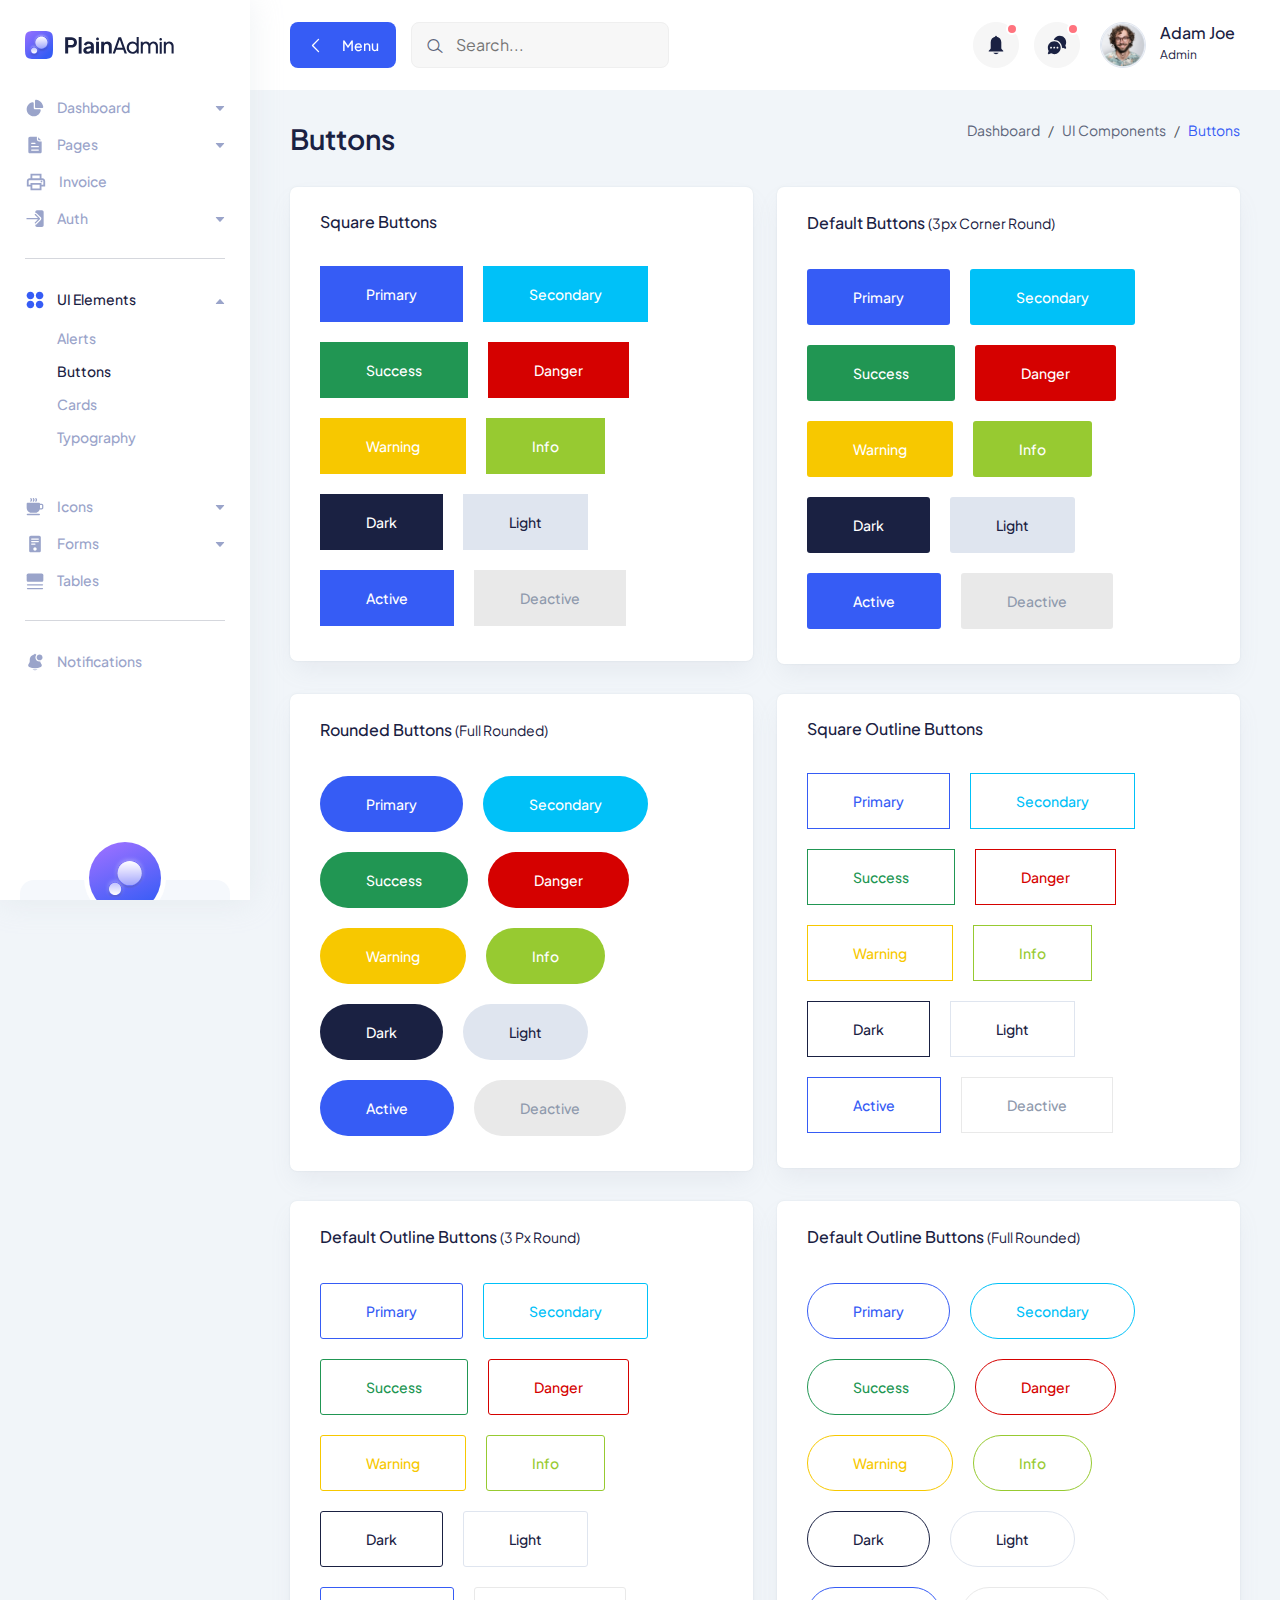
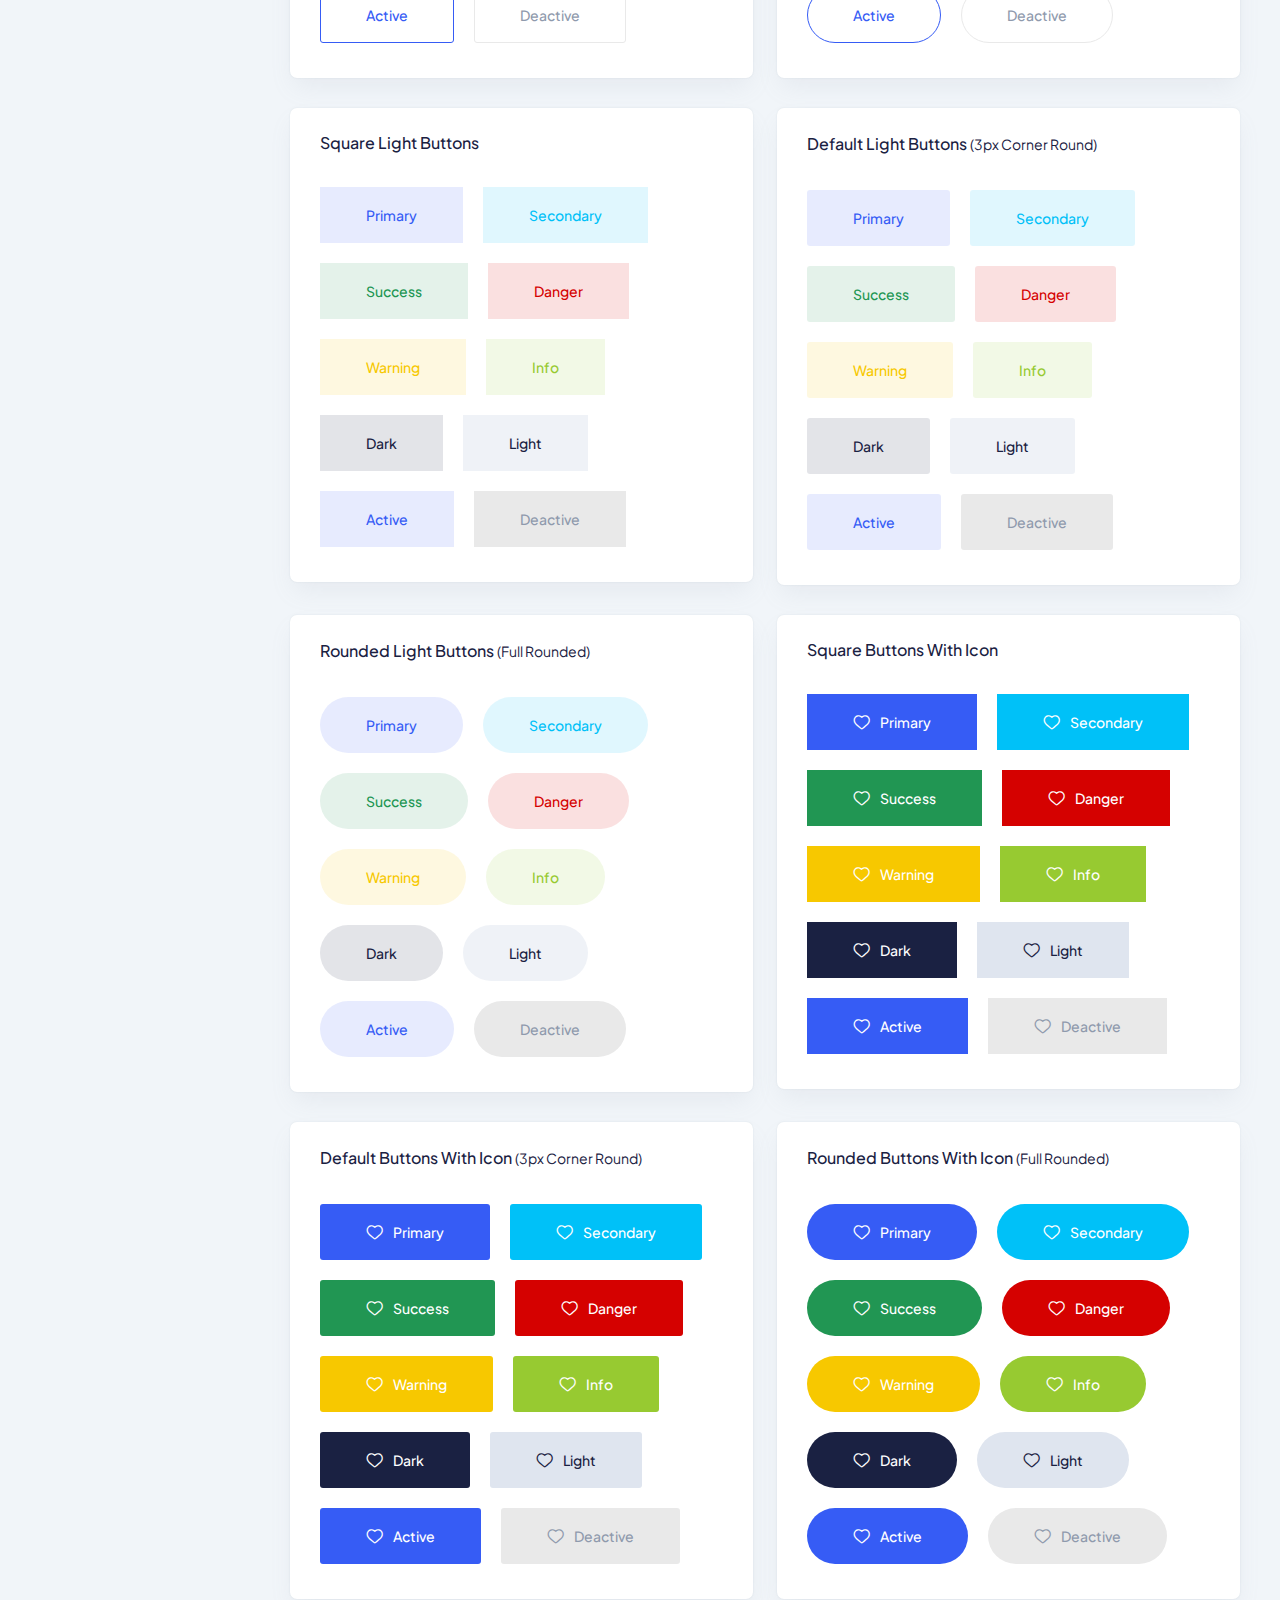
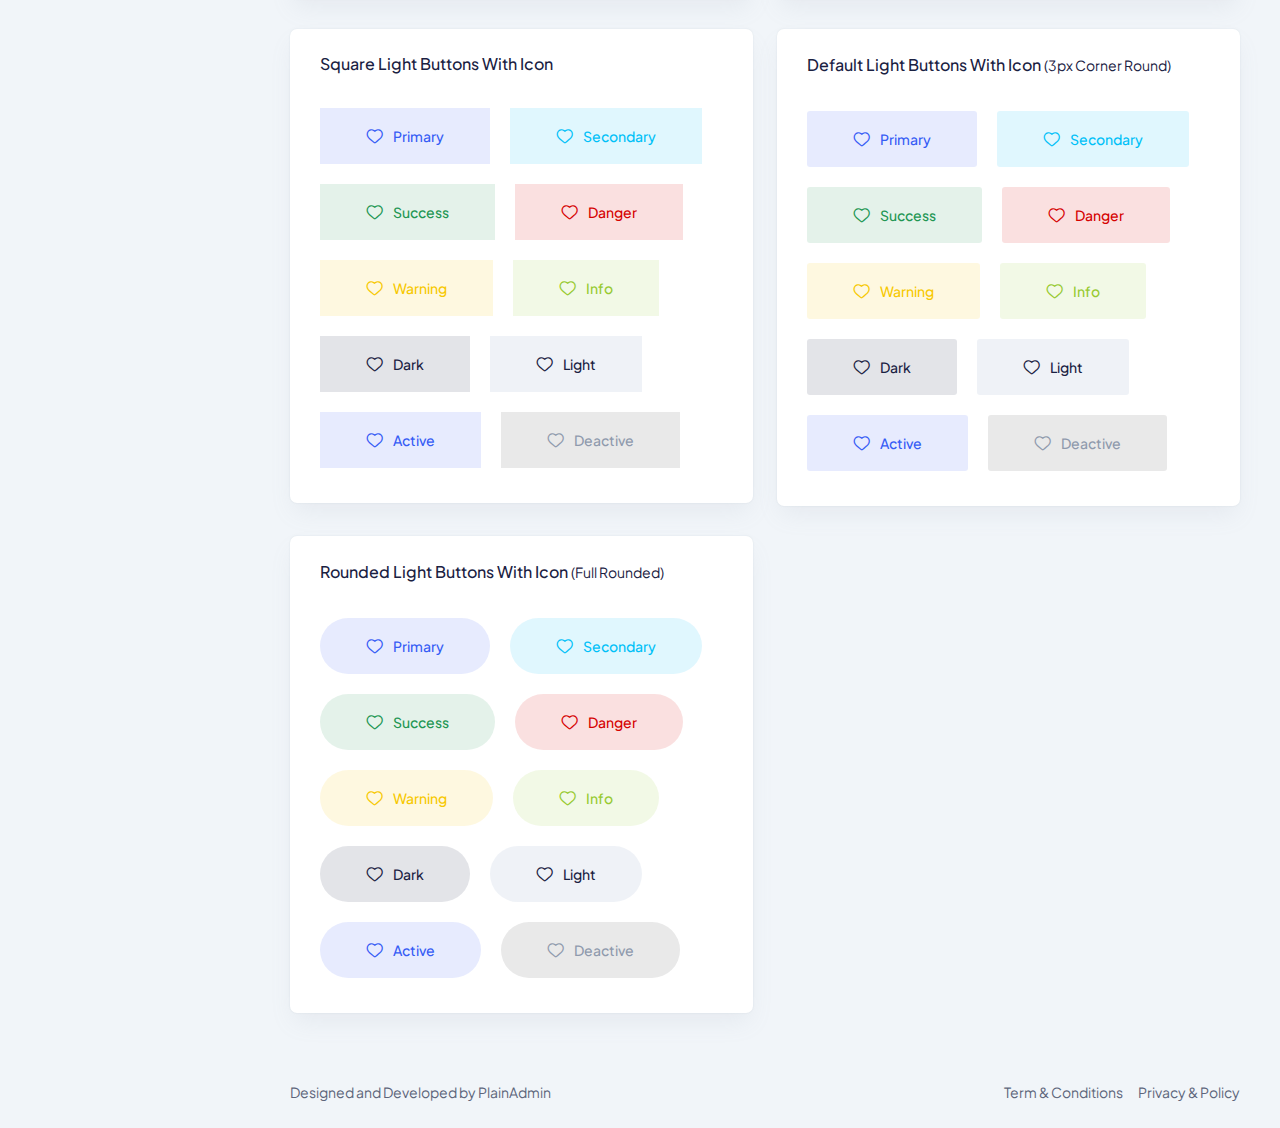
<file: dashboard - staff/buttons.html>
<!DOCTYPE html>
<html lang="en">
  <head>
    <meta charset="UTF-8" />
    <meta http-equiv="X-UA-Compatible" content="IE=edge" />
    <meta name="viewport" content="width=device-width, initial-scale=1.0" />
    <link rel="shortcut icon" href="assets/images/favicon.svg" type="image/x-icon" />
    <title>Button | PlainAdmin Demo</title>

    <!-- ========== All CSS files linkup ========= -->
    <link rel="stylesheet" href="assets/css/bootstrap.min.css" />
    <link rel="stylesheet" href="assets/css/lineicons.css" />
    <link rel="stylesheet" href="assets/css/materialdesignicons.min.css" />
    <link rel="stylesheet" href="assets/css/fullcalendar.css" />
    <link rel="stylesheet" href="assets/css/main.css" />
  </head>
  <body>
    <!-- ======== Preloader =========== -->
    <div id="preloader">
      <div class="spinner"></div>
    </div>
    <!-- ======== Preloader =========== -->

    <!-- ======== sidebar-nav start =========== -->
    <aside class="sidebar-nav-wrapper">
      <div class="navbar-logo">
        <a href="index.html">
          <img src="assets/images/logo/logo.svg" alt="logo" />
        </a>
      </div>
      <nav class="sidebar-nav">
        <ul>
          <li class="nav-item nav-item-has-children">
            <a
              href="#0"
              class="collapsed"
              data-bs-toggle="collapse"
              data-bs-target="#ddmenu_1"
              aria-controls="ddmenu_1"
              aria-expanded="false"
              aria-label="Toggle navigation"
            >
              <span class="icon">
                <svg width="20" height="20" viewBox="0 0 20 20" fill="none" xmlns="http://www.w3.org/2000/svg">
                  <path
                    d="M8.74999 18.3333C12.2376 18.3333 15.1364 15.8128 15.7244 12.4941C15.8448 11.8143 15.2737 11.25 14.5833 11.25H9.99999C9.30966 11.25 8.74999 10.6903 8.74999 10V5.41666C8.74999 4.7263 8.18563 4.15512 7.50586 4.27556C4.18711 4.86357 1.66666 7.76243 1.66666 11.25C1.66666 15.162 4.83797 18.3333 8.74999 18.3333Z" />
                  <path
                    d="M17.0833 10C17.7737 10 18.3432 9.43708 18.2408 8.75433C17.7005 5.14918 14.8508 2.29947 11.2457 1.75912C10.5629 1.6568 10 2.2263 10 2.91665V9.16666C10 9.62691 10.3731 10 10.8333 10H17.0833Z" />
                </svg>
              </span>
              <span class="text">Dashboard</span>
            </a>
            <ul id="ddmenu_1" class="collapse dropdown-nav">
              <li>
                <a href="index.html"> eCommerce </a>
              </li>
            </ul>
          </li>
          <li class="nav-item nav-item-has-children">
            <a
              href="#0"
              class="collapsed"
              data-bs-toggle="collapse"
              data-bs-target="#ddmenu_2"
              aria-controls="ddmenu_2"
              aria-expanded="false"
              aria-label="Toggle navigation"
            >
              <span class="icon">
                <svg width="20" height="20" viewBox="0 0 20 20" fill="none" xmlns="http://www.w3.org/2000/svg">
                  <path
                    d="M11.8097 1.66667C11.8315 1.66667 11.8533 1.6671 11.875 1.66796V4.16667C11.875 5.43232 12.901 6.45834 14.1667 6.45834H16.6654C16.6663 6.48007 16.6667 6.50186 16.6667 6.5237V16.6667C16.6667 17.5872 15.9205 18.3333 15 18.3333H5.00001C4.07954 18.3333 3.33334 17.5872 3.33334 16.6667V3.33334C3.33334 2.41286 4.07954 1.66667 5.00001 1.66667H11.8097ZM6.66668 7.70834C6.3215 7.70834 6.04168 7.98816 6.04168 8.33334C6.04168 8.67851 6.3215 8.95834 6.66668 8.95834H10C10.3452 8.95834 10.625 8.67851 10.625 8.33334C10.625 7.98816 10.3452 7.70834 10 7.70834H6.66668ZM6.04168 11.6667C6.04168 12.0118 6.3215 12.2917 6.66668 12.2917H13.3333C13.6785 12.2917 13.9583 12.0118 13.9583 11.6667C13.9583 11.3215 13.6785 11.0417 13.3333 11.0417H6.66668C6.3215 11.0417 6.04168 11.3215 6.04168 11.6667ZM6.66668 14.375C6.3215 14.375 6.04168 14.6548 6.04168 15C6.04168 15.3452 6.3215 15.625 6.66668 15.625H13.3333C13.6785 15.625 13.9583 15.3452 13.9583 15C13.9583 14.6548 13.6785 14.375 13.3333 14.375H6.66668Z" />
                  <path
                    d="M13.125 2.29167L16.0417 5.20834H14.1667C13.5913 5.20834 13.125 4.74197 13.125 4.16667V2.29167Z" />
                </svg>
              </span>
              <span class="text">Pages</span>
            </a>
            <ul id="ddmenu_2" class="collapse dropdown-nav">
              <li>
                <a href="settings.html"> Settings </a>
              </li>
              <li>
                <a href="blank-page.html"> Blank Page </a>
              </li>
            </ul>
          </li>
          <li class="nav-item">
            <a href="inv'">
              <span class="icon">
                <svg
                  width="22"
                  height="22"
                  viewBox="0 0 22 22"
                  fill="none"
                  xmlns="http://www.w3.org/2000/svg"
                >
                  <path
                    d="M17.4166 7.33333C18.9383 7.33333 20.1666 8.56167 20.1666 10.0833V15.5833H16.4999V19.25H5.49992V15.5833H1.83325V10.0833C1.83325 8.56167 3.06159 7.33333 4.58325 7.33333H5.49992V2.75H16.4999V7.33333H17.4166ZM7.33325 4.58333V7.33333H14.6666V4.58333H7.33325ZM14.6666 17.4167V13.75H7.33325V17.4167H14.6666ZM16.4999 13.75H18.3333V10.0833C18.3333 9.57917 17.9208 9.16667 17.4166 9.16667H4.58325C4.07909 9.16667 3.66659 9.57917 3.66659 10.0833V13.75H5.49992V11.9167H16.4999V13.75ZM17.4166 10.5417C17.4166 11.0458 17.0041 11.4583 16.4999 11.4583C15.9958 11.4583 15.5833 11.0458 15.5833 10.5417C15.5833 10.0375 15.9958 9.625 16.4999 9.625C17.0041 9.625 17.4166 10.0375 17.4166 10.5417Z"
                  />
                </svg>
              </span>
              <span class="text">Invoice</span>
            </a>
          </li>
          <li class="nav-item nav-item-has-children">
            <a
              href="#0"
              class="collapsed"
              data-bs-toggle="collapse"
              data-bs-target="#ddmenu_3"
              aria-controls="ddmenu_3"
              aria-expanded="false"
              aria-label="Toggle navigation"
            >
              <span class="icon">
                <svg width="20" height="20" viewBox="0 0 20 20" fill="none" xmlns="http://www.w3.org/2000/svg">
                  <path
                    d="M14.9211 10.1294C15.1652 9.88534 15.1652 9.48967 14.9211 9.24559L10.7544 5.0789C10.5103 4.83482 10.1147 4.83482 9.87057 5.0789C9.62649 5.32297 9.62649 5.71871 9.87057 5.96278L12.9702 9.06251H1.97916C1.63398 9.06251 1.35416 9.34234 1.35416 9.68751C1.35416 10.0327 1.63398 10.3125 1.97916 10.3125H12.9702L9.87057 13.4123C9.62649 13.6563 9.62649 14.052 9.87057 14.2961C10.1147 14.5402 10.5103 14.5402 10.7544 14.2961L14.9211 10.1294Z" />
                  <path
                    d="M11.6383 15.18L15.805 11.0133C16.5373 10.2811 16.5373 9.09391 15.805 8.36166L11.6383 4.195C11.2722 3.82888 10.7923 3.64582 10.3125 3.64582V3.02082C10.3125 2.10035 11.0587 1.35416 11.9792 1.35416H16.9792C17.8997 1.35416 18.6458 2.10035 18.6458 3.02082V16.3542C18.6458 17.2747 17.8997 18.0208 16.9792 18.0208H11.9792C11.0587 18.0208 10.3125 17.2747 10.3125 16.3542V15.7292C10.7923 15.7292 11.2722 15.5461 11.6383 15.18Z" />
                </svg>
              </span>
              <span class="text">Auth</span>
            </a>
            <ul id="ddmenu_3" class="collapse dropdown-nav">
              <li>
                <a href="signin.html"> Sign In </a>
              </li>
              <li>
                <a href="signup.html"> Sign Up </a>
              </li>
            </ul>
          </li>
          <span class="divider"><hr /></span>
          <li class="nav-item nav-item-has-children">
            <a
              href="#0"
              class=""
              data-bs-toggle="collapse"
              data-bs-target="#ddmenu_4"
              aria-controls="ddmenu_4"
              aria-expanded="true"
              aria-label="Toggle navigation"
            >
              <span class="icon">
                <svg width="20" height="20" viewBox="0 0 20 20" fill="none" xmlns="http://www.w3.org/2000/svg">
                  <path
                    d="M1.66666 5.41669C1.66666 3.34562 3.34559 1.66669 5.41666 1.66669C7.48772 1.66669 9.16666 3.34562 9.16666 5.41669C9.16666 7.48775 7.48772 9.16669 5.41666 9.16669C3.34559 9.16669 1.66666 7.48775 1.66666 5.41669Z" />
                  <path
                    d="M1.66666 14.5834C1.66666 12.5123 3.34559 10.8334 5.41666 10.8334C7.48772 10.8334 9.16666 12.5123 9.16666 14.5834C9.16666 16.6545 7.48772 18.3334 5.41666 18.3334C3.34559 18.3334 1.66666 16.6545 1.66666 14.5834Z" />
                  <path
                    d="M10.8333 5.41669C10.8333 3.34562 12.5123 1.66669 14.5833 1.66669C16.6544 1.66669 18.3333 3.34562 18.3333 5.41669C18.3333 7.48775 16.6544 9.16669 14.5833 9.16669C12.5123 9.16669 10.8333 7.48775 10.8333 5.41669Z" />
                  <path
                    d="M10.8333 14.5834C10.8333 12.5123 12.5123 10.8334 14.5833 10.8334C16.6544 10.8334 18.3333 12.5123 18.3333 14.5834C18.3333 16.6545 16.6544 18.3334 14.5833 18.3334C12.5123 18.3334 10.8333 16.6545 10.8333 14.5834Z" />
                </svg>
              </span>
              <span class="text">UI Elements </span>
            </a>
            <ul id="ddmenu_4" class="collapsed show dropdown-nav">
              <li>
                <a href="alerts.html"> Alerts </a>
              </li>
              <li>
                <a href="buttons.html" class="active"> Buttons </a>
              </li>
              <li>
                <a href="cards.html"> Cards </a>
              </li>
              <li>
                <a href="typography.html"> Typography </a>
              </li>
            </ul>
          </li>
          <li class="nav-item nav-item-has-children">
            <a
              href="#0"
              class="collapsed"
              data-bs-toggle="collapse"
              data-bs-target="#ddmenu_55"
              aria-controls="ddmenu_55"
              aria-expanded="false"
              aria-label="Toggle navigation"
            >
              <span class="icon">
                <svg width="20" height="20" viewBox="0 0 20 20" fill="none" xmlns="http://www.w3.org/2000/svg">
                  <path
                    d="M5.48663 1.1466C5.77383 0.955131 6.16188 1.03274 6.35335 1.31994L6.87852 2.10769C7.20508 2.59755 7.20508 3.23571 6.87852 3.72556L6.35335 4.51331C6.16188 4.80052 5.77383 4.87813 5.48663 4.68666C5.19943 4.49519 5.12182 4.10715 5.31328 3.81994L5.83845 3.03219C5.88511 2.96221 5.88511 2.87105 5.83845 2.80106L5.31328 2.01331C5.12182 1.72611 5.19943 1.33806 5.48663 1.1466Z" />
                  <path
                    d="M2.49999 5.83331C2.03976 5.83331 1.66666 6.2064 1.66666 6.66665V10.8333C1.66666 13.5948 3.90523 15.8333 6.66666 15.8333H9.99999C12.1856 15.8333 14.0436 14.431 14.7235 12.4772C14.8134 12.4922 14.9058 12.5 15 12.5H16.6667C17.5872 12.5 18.3333 11.7538 18.3333 10.8333V8.33331C18.3333 7.41284 17.5872 6.66665 16.6667 6.66665H15C15 6.2064 14.6269 5.83331 14.1667 5.83331H2.49999ZM14.9829 11.2496C14.9942 11.1123 15 10.9735 15 10.8333V7.91665H16.6667C16.8967 7.91665 17.0833 8.10319 17.0833 8.33331V10.8333C17.0833 11.0634 16.8967 11.25 16.6667 11.25H15L14.9898 11.2498L14.9829 11.2496Z" />
                  <path
                    d="M8.85332 1.31994C8.6619 1.03274 8.27383 0.955131 7.98663 1.1466C7.69943 1.33806 7.62182 1.72611 7.81328 2.01331L8.33848 2.80106C8.38507 2.87105 8.38507 2.96221 8.33848 3.03219L7.81328 3.81994C7.62182 4.10715 7.69943 4.49519 7.98663 4.68666C8.27383 4.87813 8.6619 4.80052 8.85332 4.51331L9.37848 3.72556C9.70507 3.23571 9.70507 2.59755 9.37848 2.10769L8.85332 1.31994Z" />
                  <path
                    d="M10.4867 1.1466C10.7738 0.955131 11.1619 1.03274 11.3533 1.31994L11.8785 2.10769C12.2051 2.59755 12.2051 3.23571 11.8785 3.72556L11.3533 4.51331C11.1619 4.80052 10.7738 4.87813 10.4867 4.68666C10.1994 4.49519 10.1218 4.10715 10.3133 3.81994L10.8385 3.03219C10.8851 2.96221 10.8851 2.87105 10.8385 2.80106L10.3133 2.01331C10.1218 1.72611 10.1994 1.33806 10.4867 1.1466Z" />
                  <path
                    d="M2.49999 16.6667C2.03976 16.6667 1.66666 17.0398 1.66666 17.5C1.66666 17.9602 2.03976 18.3334 2.49999 18.3334H14.1667C14.6269 18.3334 15 17.9602 15 17.5C15 17.0398 14.6269 16.6667 14.1667 16.6667H2.49999Z" />
                </svg>
              </span>
              <span class="text">Icons</span>
            </a>
            <ul id="ddmenu_55" class="collapse dropdown-nav">
              <li>
                <a href="icons.html"> LineIcons </a>
              </li>
              <li>
                <a href="mdi-icons.html"> MDI Icons </a>
              </li>
            </ul>
          </li>
          <li class="nav-item nav-item-has-children">
            <a
              href="#0"
              class="collapsed"
              data-bs-toggle="collapse"
              data-bs-target="#ddmenu_5"
              aria-controls="ddmenu_5"
              aria-expanded="false"
              aria-label="Toggle navigation"
            >
              <span class="icon">
                <svg width="20" height="20" viewBox="0 0 20 20" fill="none" xmlns="http://www.w3.org/2000/svg">
                  <path
                    d="M4.16666 3.33335C4.16666 2.41288 4.91285 1.66669 5.83332 1.66669H14.1667C15.0872 1.66669 15.8333 2.41288 15.8333 3.33335V16.6667C15.8333 17.5872 15.0872 18.3334 14.1667 18.3334H5.83332C4.91285 18.3334 4.16666 17.5872 4.16666 16.6667V3.33335ZM6.04166 5.00002C6.04166 5.3452 6.32148 5.62502 6.66666 5.62502H13.3333C13.6785 5.62502 13.9583 5.3452 13.9583 5.00002C13.9583 4.65485 13.6785 4.37502 13.3333 4.37502H6.66666C6.32148 4.37502 6.04166 4.65485 6.04166 5.00002ZM6.66666 6.87502C6.32148 6.87502 6.04166 7.15485 6.04166 7.50002C6.04166 7.8452 6.32148 8.12502 6.66666 8.12502H13.3333C13.6785 8.12502 13.9583 7.8452 13.9583 7.50002C13.9583 7.15485 13.6785 6.87502 13.3333 6.87502H6.66666ZM6.04166 10C6.04166 10.3452 6.32148 10.625 6.66666 10.625H9.99999C10.3452 10.625 10.625 10.3452 10.625 10C10.625 9.65485 10.3452 9.37502 9.99999 9.37502H6.66666C6.32148 9.37502 6.04166 9.65485 6.04166 10ZM9.99999 16.6667C10.9205 16.6667 11.6667 15.9205 11.6667 15C11.6667 14.0795 10.9205 13.3334 9.99999 13.3334C9.07949 13.3334 8.33332 14.0795 8.33332 15C8.33332 15.9205 9.07949 16.6667 9.99999 16.6667Z" />
                </svg>
              </span>
              <span class="text"> Forms </span>
            </a>
            <ul id="ddmenu_5" class="collapse dropdown-nav">
              <li>
                <a href="form-elements.html"> Form Elements </a>
              </li>
            </ul>
          </li>
          <li class="nav-item">
            <a href="tables.html">
              <span class="icon">
                <svg width="20" height="20" viewBox="0 0 20 20" fill="none" xmlns="http://www.w3.org/2000/svg">
                  <path
                    d="M1.66666 4.16667C1.66666 3.24619 2.41285 2.5 3.33332 2.5H16.6667C17.5872 2.5 18.3333 3.24619 18.3333 4.16667V9.16667C18.3333 10.0872 17.5872 10.8333 16.6667 10.8333H3.33332C2.41285 10.8333 1.66666 10.0872 1.66666 9.16667V4.16667Z" />
                  <path
                    d="M1.875 13.75C1.875 13.4048 2.15483 13.125 2.5 13.125H17.5C17.8452 13.125 18.125 13.4048 18.125 13.75C18.125 14.0952 17.8452 14.375 17.5 14.375H2.5C2.15483 14.375 1.875 14.0952 1.875 13.75Z" />
                  <path
                    d="M2.5 16.875C2.15483 16.875 1.875 17.1548 1.875 17.5C1.875 17.8452 2.15483 18.125 2.5 18.125H17.5C17.8452 18.125 18.125 17.8452 18.125 17.5C18.125 17.1548 17.8452 16.875 17.5 16.875H2.5Z" />
                </svg>
              </span>
              <span class="text">Tables</span>
            </a>
          </li>
          <span class="divider"><hr /></span>

          <li class="nav-item">
            <a href="notification.html">
              <span class="icon">
                <svg width="20" height="20" viewBox="0 0 20 20" fill="none" xmlns="http://www.w3.org/2000/svg">
                  <path
                    d="M10.8333 2.50008C10.8333 2.03984 10.4602 1.66675 9.99999 1.66675C9.53975 1.66675 9.16666 2.03984 9.16666 2.50008C9.16666 2.96032 9.53975 3.33341 9.99999 3.33341C10.4602 3.33341 10.8333 2.96032 10.8333 2.50008Z" />
                  <path
                    d="M17.5 5.41673C17.5 7.02756 16.1942 8.33339 14.5833 8.33339C12.9725 8.33339 11.6667 7.02756 11.6667 5.41673C11.6667 3.80589 12.9725 2.50006 14.5833 2.50006C16.1942 2.50006 17.5 3.80589 17.5 5.41673Z" />
                  <path
                    d="M11.4272 2.69637C10.9734 2.56848 10.4947 2.50006 10 2.50006C7.10054 2.50006 4.75003 4.85057 4.75003 7.75006V9.20873C4.75003 9.72814 4.62082 10.2393 4.37404 10.6963L3.36705 12.5611C2.89938 13.4272 3.26806 14.5081 4.16749 14.9078C7.88074 16.5581 12.1193 16.5581 15.8326 14.9078C16.732 14.5081 17.1007 13.4272 16.633 12.5611L15.626 10.6963C15.43 10.3333 15.3081 9.93606 15.2663 9.52773C15.0441 9.56431 14.8159 9.58339 14.5833 9.58339C12.2822 9.58339 10.4167 7.71791 10.4167 5.41673C10.4167 4.37705 10.7975 3.42631 11.4272 2.69637Z" />
                  <path
                    d="M7.48901 17.1925C8.10004 17.8918 8.99841 18.3335 10 18.3335C11.0016 18.3335 11.9 17.8918 12.511 17.1925C10.8482 17.4634 9.15183 17.4634 7.48901 17.1925Z" />
                </svg>
              </span>
              <span class="text">Notifications</span>
            </a>
          </li>
        </ul>
      </nav>
      <div class="promo-box">
        <div class="promo-icon">
          <img class="mx-auto" src="./assets/images/logo/logo-icon-big.svg" alt="Logo">
        </div>
        <h3>Upgrade to PRO</h3>
        <p>Improve your development process and start doing more with PlainAdmin PRO!</p>
        <a href="https://plainadmin.com/pro" target="_blank" rel="nofollow" class="main-btn primary-btn btn-hover">
          Upgrade to PRO
        </a>
      </div>
    </aside>
    <div class="overlay"></div>
    <!-- ======== sidebar-nav end =========== -->

    <!-- ======== main-wrapper start =========== -->
    <main class="main-wrapper">
      <!-- ========== header start ========== -->
      <header class="header">
        <div class="container-fluid">
          <div class="row">
            <div class="col-lg-5 col-md-5 col-6">
              <div class="header-left d-flex align-items-center">
                <div class="menu-toggle-btn mr-15">
                  <button id="menu-toggle" class="main-btn primary-btn btn-hover">
                    <i class="lni lni-chevron-left me-2"></i> Menu
                  </button>
                </div>
                <div class="header-search d-none d-md-flex">
                  <form action="#">
                    <input type="text" placeholder="Search..." />
                    <button><i class="lni lni-search-alt"></i></button>
                  </form>
                </div>
              </div>
            </div>
            <div class="col-lg-7 col-md-7 col-6">
              <div class="header-right">
                <!-- notification start -->
                <div class="notification-box ml-15 d-none d-md-flex">
                  <button class="dropdown-toggle" type="button" id="notification" data-bs-toggle="dropdown"
                    aria-expanded="false">
                    <svg width="22" height="22" viewBox="0 0 22 22" fill="none" xmlns="http://www.w3.org/2000/svg">
                      <path
                        d="M11 20.1667C9.88317 20.1667 8.88718 19.63 8.23901 18.7917H13.761C13.113 19.63 12.1169 20.1667 11 20.1667Z"
                        fill="" />
                      <path
                        d="M10.1157 2.74999C10.1157 2.24374 10.5117 1.83333 11 1.83333C11.4883 1.83333 11.8842 2.24374 11.8842 2.74999V2.82604C14.3932 3.26245 16.3051 5.52474 16.3051 8.24999V14.287C16.3051 14.5301 16.3982 14.7633 16.564 14.9352L18.2029 16.6342C18.4814 16.9229 18.2842 17.4167 17.8903 17.4167H4.10961C3.71574 17.4167 3.5185 16.9229 3.797 16.6342L5.43589 14.9352C5.6017 14.7633 5.69485 14.5301 5.69485 14.287V8.24999C5.69485 5.52474 7.60672 3.26245 10.1157 2.82604V2.74999Z"
                        fill="" />
                    </svg>
                    <span></span>
                  </button>
                  <ul class="dropdown-menu dropdown-menu-end" aria-labelledby="notification">
                    <li>
                      <a href="#0">
                        <div class="image">
                          <img src="assets/images/lead/lead-6.png" alt="" />
                        </div>
                        <div class="content">
                          <h6>
                            John Doe
                            <span class="text-regular">
                              comment on a product.
                            </span>
                          </h6>
                          <p>
                            Lorem ipsum dolor sit amet, consect etur adipiscing
                            elit Vivamus tortor.
                          </p>
                          <span>10 mins ago</span>
                        </div>
                      </a>
                    </li>
                    <li>
                      <a href="#0">
                        <div class="image">
                          <img src="assets/images/lead/lead-1.png" alt="" />
                        </div>
                        <div class="content">
                          <h6>
                            Jonathon
                            <span class="text-regular">
                              like on a product.
                            </span>
                          </h6>
                          <p>
                            Lorem ipsum dolor sit amet, consect etur adipiscing
                            elit Vivamus tortor.
                          </p>
                          <span>10 mins ago</span>
                        </div>
                      </a>
                    </li>
                  </ul>
                </div>
                <!-- notification end -->
                <!-- message start -->
                <div class="header-message-box ml-15 d-none d-md-flex">
                  <button class="dropdown-toggle" type="button" id="message" data-bs-toggle="dropdown"
                    aria-expanded="false">
                    <svg width="22" height="22" viewBox="0 0 22 22" fill="none" xmlns="http://www.w3.org/2000/svg">
                      <path
                        d="M7.74866 5.97421C7.91444 5.96367 8.08162 5.95833 8.25005 5.95833C12.5532 5.95833 16.0417 9.4468 16.0417 13.75C16.0417 13.9184 16.0364 14.0856 16.0259 14.2514C16.3246 14.138 16.6127 14.003 16.8883 13.8482L19.2306 14.629C19.7858 14.8141 20.3141 14.2858 20.129 13.7306L19.3482 11.3882C19.8694 10.4604 20.1667 9.38996 20.1667 8.25C20.1667 4.70617 17.2939 1.83333 13.75 1.83333C11.0077 1.83333 8.66702 3.55376 7.74866 5.97421Z"
                        fill="" />
                      <path
                        d="M14.6667 13.75C14.6667 17.2938 11.7939 20.1667 8.25004 20.1667C7.11011 20.1667 6.03962 19.8694 5.11182 19.3482L2.76946 20.129C2.21421 20.3141 1.68597 19.7858 1.87105 19.2306L2.65184 16.8882C2.13062 15.9604 1.83338 14.89 1.83338 13.75C1.83338 10.2062 4.70622 7.33333 8.25004 7.33333C11.7939 7.33333 14.6667 10.2062 14.6667 13.75ZM5.95838 13.75C5.95838 13.2437 5.54797 12.8333 5.04171 12.8333C4.53545 12.8333 4.12504 13.2437 4.12504 13.75C4.12504 14.2563 4.53545 14.6667 5.04171 14.6667C5.54797 14.6667 5.95838 14.2563 5.95838 13.75ZM9.16671 13.75C9.16671 13.2437 8.7563 12.8333 8.25004 12.8333C7.74379 12.8333 7.33338 13.2437 7.33338 13.75C7.33338 14.2563 7.74379 14.6667 8.25004 14.6667C8.7563 14.6667 9.16671 14.2563 9.16671 13.75ZM11.4584 14.6667C11.9647 14.6667 12.375 14.2563 12.375 13.75C12.375 13.2437 11.9647 12.8333 11.4584 12.8333C10.9521 12.8333 10.5417 13.2437 10.5417 13.75C10.5417 14.2563 10.9521 14.6667 11.4584 14.6667Z"
                        fill="" />
                    </svg>
                    <span></span>
                  </button>
                  <ul class="dropdown-menu dropdown-menu-end" aria-labelledby="message">
                    <li>
                      <a href="#0">
                        <div class="image">
                          <img src="assets/images/lead/lead-5.png" alt="" />
                        </div>
                        <div class="content">
                          <h6>Jacob Jones</h6>
                          <p>Hey!I can across your profile and ...</p>
                          <span>10 mins ago</span>
                        </div>
                      </a>
                    </li>
                    <li>
                      <a href="#0">
                        <div class="image">
                          <img src="assets/images/lead/lead-3.png" alt="" />
                        </div>
                        <div class="content">
                          <h6>John Doe</h6>
                          <p>Would you mind please checking out</p>
                          <span>12 mins ago</span>
                        </div>
                      </a>
                    </li>
                    <li>
                      <a href="#0">
                        <div class="image">
                          <img src="assets/images/lead/lead-2.png" alt="" />
                        </div>
                        <div class="content">
                          <h6>Anee Lee</h6>
                          <p>Hey! are you available for freelance?</p>
                          <span>1h ago</span>
                        </div>
                      </a>
                    </li>
                  </ul>
                </div>
                <!-- message end -->
                <!-- profile start -->
                <div class="profile-box ml-15">
                  <button class="dropdown-toggle bg-transparent border-0" type="button" id="profile"
                    data-bs-toggle="dropdown" aria-expanded="false">
                    <div class="profile-info">
                      <div class="info">
                        <div class="image">
                          <img src="assets/images/profile/profile-image.png" alt="" />
                        </div>
                        <div>
                          <h6 class="fw-500">Adam Joe</h6>
                          <p>Admin</p>
                        </div>
                      </div>
                    </div>
                  </button>
                  <ul class="dropdown-menu dropdown-menu-end" aria-labelledby="profile">
                    <li>
                      <div class="author-info flex items-center !p-1">
                        <div class="image">
                          <img src="assets/images/profile/profile-image.png" alt="image">
                        </div>
                        <div class="content">
                          <h4 class="text-sm">Adam Joe</h4>
                          <a class="text-black/40 dark:text-white/40 hover:text-black dark:hover:text-white text-xs"
                            href="#">Email@gmail.com</a>
                        </div>
                      </div>
                    </li>
                    <li class="divider"></li>
                    <li>
                      <a href="#0">
                        <i class="lni lni-user"></i> View Profile
                      </a>
                    </li>
                    <li>
                      <a href="#0">
                        <i class="lni lni-alarm"></i> Notifications
                      </a>
                    </li>
                    <li>
                      <a href="#0"> <i class="lni lni-inbox"></i> Messages </a>
                    </li>
                    <li>
                      <a href="#0"> <i class="lni lni-cog"></i> Settings </a>
                    </li>
                    <li class="divider"></li>
                    <li>
                      <a href="#0"> <i class="lni lni-exit"></i> Sign Out </a>
                    </li>
                  </ul>
                </div>
                <!-- profile end -->
              </div>
            </div>
          </div>
        </div>
      </header>
      <!-- ========== header end ========== -->

      <!-- ========== button components start ========== -->
      <section class="button-components">
        <div class="container-fluid">
          <!-- ========== title-wrapper start ========== -->
          <div class="title-wrapper pt-30">
            <div class="row align-items-center">
              <div class="col-md-6">
                <div class="title">
                  <h2>Buttons</h2>
                </div>
              </div>
              <!-- end col -->
              <div class="col-md-6">
                <div class="breadcrumb-wrapper">
                  <nav aria-label="breadcrumb">
                    <ol class="breadcrumb">
                      <li class="breadcrumb-item">
                        <a href="#0">Dashboard</a>
                      </li>
                      <li class="breadcrumb-item">
                        <a href="#0">UI Components</a>
                      </li>
                      <li class="breadcrumb-item active" aria-current="page">
                        Buttons
                      </li>
                    </ol>
                  </nav>
                </div>
              </div>
              <!-- end col -->
            </div>
            <!-- end row -->
          </div>
          <!-- ========== title-wrapper end ========== -->

          <!-- ========== button-cards-wrapper start ========== -->
          <div class="buttons-cards-wrapper">
            <div class="row">
              <div class="col-lg-6">
                <div class="card-style mb-30">
                  <h5 class="text-medium mb-25">Square Buttons</h5>
                  <ul class="buttons-group">
                    <li>
                      <a href="#0" class="main-btn primary-btn square-btn btn-hover">Primary</a>
                    </li>
                    <li>
                      <a href="#0" class="main-btn secondary-btn square-btn btn-hover">Secondary</a>
                    </li>
                    <li>
                      <a href="#0" class="main-btn success-btn square-btn btn-hover">Success</a>
                    </li>
                    <li>
                      <a href="#0" class="main-btn danger-btn square-btn btn-hover">Danger</a>
                    </li>
                    <li>
                      <a href="#0" class="main-btn warning-btn square-btn btn-hover">Warning</a>
                    </li>
                    <li>
                      <a href="#0" class="main-btn info-btn square-btn btn-hover">Info</a>
                    </li>
                    <li>
                      <a href="#0" class="main-btn dark-btn square-btn btn-hover">Dark</a>
                    </li>
                    <li>
                      <a href="#0" class="main-btn light-btn square-btn btn-hover">Light</a>
                    </li>
                    <li>
                      <a href="#0" class="main-btn active-btn square-btn btn-hover">Active</a>
                    </li>
                    <li>
                      <a href="#0" class="main-btn deactive-btn square-btn btn-hover">Deactive</a>
                    </li>
                  </ul>
                </div>
                <!-- end card -->
              </div>
              <!-- end col -->
              <div class="col-lg-6">
                <div class="card-style mb-30">
                  <h5 class="text-medium mb-25">
                    Default Buttons
                    <span class="text-sm text-regular">(3px Corner Round)</span>
                  </h5>
                  <ul class="buttons-group">
                    <li>
                      <a href="#0" class="main-btn primary-btn btn-hover">Primary</a>
                    </li>
                    <li>
                      <a href="#0" class="main-btn secondary-btn btn-hover">Secondary</a>
                    </li>
                    <li>
                      <a href="#0" class="main-btn success-btn btn-hover">Success</a>
                    </li>
                    <li>
                      <a href="#0" class="main-btn danger-btn btn-hover">Danger</a>
                    </li>
                    <li>
                      <a href="#0" class="main-btn warning-btn btn-hover">Warning</a>
                    </li>
                    <li>
                      <a href="#0" class="main-btn info-btn btn-hover">Info</a>
                    </li>
                    <li>
                      <a href="#0" class="main-btn dark-btn btn-hover">Dark</a>
                    </li>
                    <li>
                      <a href="#0" class="main-btn light-btn btn-hover">Light</a>
                    </li>
                    <li>
                      <a href="#0" class="main-btn active-btn btn-hover">Active</a>
                    </li>
                    <li>
                      <a href="#0" class="main-btn deactive-btn btn-hover">Deactive</a>
                    </li>
                  </ul>
                </div>
                <!-- end card -->
              </div>
              <!-- end col -->
              <div class="col-lg-6">
                <div class="card-style mb-30">
                  <h5 class="text-medium mb-25">
                    Rounded Buttons
                    <span class="text-sm text-regular">(Full Rounded)</span>
                  </h5>
                  <ul class="buttons-group">
                    <li>
                      <a href="#0" class="main-btn primary-btn rounded-full btn-hover">Primary</a>
                    </li>
                    <li>
                      <a href="#0" class="main-btn secondary-btn rounded-full btn-hover">Secondary</a>
                    </li>
                    <li>
                      <a href="#0" class="main-btn success-btn rounded-full btn-hover">Success</a>
                    </li>
                    <li>
                      <a href="#0" class="main-btn danger-btn rounded-full btn-hover">Danger</a>
                    </li>
                    <li>
                      <a href="#0" class="main-btn warning-btn rounded-full btn-hover">Warning</a>
                    </li>
                    <li>
                      <a href="#0" class="main-btn info-btn rounded-full btn-hover">Info</a>
                    </li>
                    <li>
                      <a href="#0" class="main-btn dark-btn rounded-full btn-hover">Dark</a>
                    </li>
                    <li>
                      <a href="#0" class="main-btn light-btn rounded-full btn-hover">Light</a>
                    </li>
                    <li>
                      <a href="#0" class="main-btn active-btn rounded-full btn-hover">Active</a>
                    </li>
                    <li>
                      <a href="#0" class="main-btn deactive-btn rounded-full btn-hover">Deactive</a>
                    </li>
                  </ul>
                </div>
                <!-- end card -->
              </div>
              <!-- end col -->
              <div class="col-lg-6">
                <div class="card-style mb-30">
                  <h5 class="text-medium mb-25">Square Outline Buttons</h5>
                  <ul class="buttons-group">
                    <li>
                      <a href="#0" class="main-btn primary-btn-outline square-btn btn-hover">Primary</a>
                    </li>
                    <li>
                      <a href="#0" class="main-btn secondary-btn-outline square-btn btn-hover">Secondary</a>
                    </li>
                    <li>
                      <a href="#0" class="main-btn success-btn-outline square-btn btn-hover">Success</a>
                    </li>
                    <li>
                      <a href="#0" class="main-btn danger-btn-outline square-btn btn-hover">Danger</a>
                    </li>
                    <li>
                      <a href="#0" class="main-btn warning-btn-outline square-btn btn-hover">Warning</a>
                    </li>
                    <li>
                      <a href="#0" class="main-btn info-btn-outline square-btn btn-hover">Info</a>
                    </li>
                    <li>
                      <a href="#0" class="main-btn dark-btn-outline square-btn btn-hover">Dark</a>
                    </li>
                    <li>
                      <a href="#0" class="main-btn light-btn-outline square-btn btn-hover">Light</a>
                    </li>
                    <li>
                      <a href="#0" class="main-btn active-btn-outline square-btn btn-hover">Active</a>
                    </li>
                    <li>
                      <a href="#0" class="main-btn deactive-btn-outline square-btn btn-hover">Deactive</a>
                    </li>
                  </ul>
                </div>
                <!-- end card -->
              </div>
              <!-- end col -->
              <div class="col-lg-6">
                <div class="card-style mb-30">
                  <h5 class="text-medium mb-25">
                    Default Outline Buttons
                    <span class="text-sm text-regular">(3 Px Round)</span>
                  </h5>
                  <ul class="buttons-group">
                    <li>
                      <a href="#0" class="main-btn primary-btn-outline btn-hover">Primary</a>
                    </li>
                    <li>
                      <a href="#0" class="main-btn secondary-btn-outline btn-hover">Secondary</a>
                    </li>
                    <li>
                      <a href="#0" class="main-btn success-btn-outline btn-hover">Success</a>
                    </li>
                    <li>
                      <a href="#0" class="main-btn danger-btn-outline btn-hover">Danger</a>
                    </li>
                    <li>
                      <a href="#0" class="main-btn warning-btn-outline btn-hover">Warning</a>
                    </li>
                    <li>
                      <a href="#0" class="main-btn info-btn-outline btn-hover">Info</a>
                    </li>
                    <li>
                      <a href="#0" class="main-btn dark-btn-outline btn-hover">Dark</a>
                    </li>
                    <li>
                      <a href="#0" class="main-btn light-btn-outline btn-hover">Light</a>
                    </li>
                    <li>
                      <a href="#0" class="main-btn active-btn-outline btn-hover">Active</a>
                    </li>
                    <li>
                      <a href="#0" class="main-btn deactive-btn-outline btn-hover">Deactive</a>
                    </li>
                  </ul>
                </div>
                <!-- end card -->
              </div>
              <!-- end col -->
              <div class="col-lg-6">
                <div class="card-style mb-30">
                  <h5 class="text-medium mb-25">
                    Default Outline Buttons
                    <span class="text-sm text-regular">(Full Rounded)</span>
                  </h5>
                  <ul class="buttons-group">
                    <li>
                      <a href="#0" class="main-btn primary-btn-outline rounded-full btn-hover">Primary</a>
                    </li>
                    <li>
                      <a href="#0" class="main-btn secondary-btn-outline rounded-full btn-hover">Secondary</a>
                    </li>
                    <li>
                      <a href="#0" class="main-btn success-btn-outline rounded-full btn-hover">Success</a>
                    </li>
                    <li>
                      <a href="#0" class="main-btn danger-btn-outline rounded-full btn-hover">Danger</a>
                    </li>
                    <li>
                      <a href="#0" class="main-btn warning-btn-outline rounded-full btn-hover">Warning</a>
                    </li>
                    <li>
                      <a href="#0" class="main-btn info-btn-outline rounded-full btn-hover">Info</a>
                    </li>
                    <li>
                      <a href="#0" class="main-btn dark-btn-outline rounded-full btn-hover">Dark</a>
                    </li>
                    <li>
                      <a href="#0" class="main-btn light-btn-outline rounded-full btn-hover">Light</a>
                    </li>
                    <li>
                      <a href="#0" class="main-btn active-btn-outline rounded-full btn-hover">Active</a>
                    </li>
                    <li>
                      <a href="#0" class="main-btn deactive-btn-outline rounded-full btn-hover">Deactive</a>
                    </li>
                  </ul>
                </div>
                <!-- end card -->
              </div>
              <!-- end col -->
              <div class="col-lg-6">
                <div class="card-style mb-30">
                  <h5 class="text-medium mb-25">Square Light Buttons</h5>
                  <ul class="buttons-group">
                    <li>
                      <a href="#0" class="main-btn primary-btn-light square-btn btn-hover">Primary</a>
                    </li>
                    <li>
                      <a href="#0" class="main-btn secondary-btn-light square-btn btn-hover">Secondary</a>
                    </li>
                    <li>
                      <a href="#0" class="main-btn success-btn-light square-btn btn-hover">Success</a>
                    </li>
                    <li>
                      <a href="#0" class="main-btn danger-btn-light square-btn btn-hover">Danger</a>
                    </li>
                    <li>
                      <a href="#0" class="main-btn warning-btn-light square-btn btn-hover">Warning</a>
                    </li>
                    <li>
                      <a href="#0" class="main-btn info-btn-light square-btn btn-hover">Info</a>
                    </li>
                    <li>
                      <a href="#0" class="main-btn dark-btn-light square-btn btn-hover">Dark</a>
                    </li>
                    <li>
                      <a href="#0" class="main-btn light-btn-light square-btn btn-hover">Light</a>
                    </li>
                    <li>
                      <a href="#0" class="main-btn active-btn-light square-btn btn-hover">Active</a>
                    </li>
                    <li>
                      <a href="#0" class="main-btn deactive-btn-light square-btn btn-hover">Deactive</a>
                    </li>
                  </ul>
                </div>
                <!-- end card -->
              </div>
              <!-- end col -->
              <div class="col-lg-6">
                <div class="card-style mb-30">
                  <h5 class="text-medium mb-25">
                    Default Light Buttons
                    <span class="text-sm text-regular">(3px Corner Round)</span>
                  </h5>
                  <ul class="buttons-group">
                    <li>
                      <a href="#0" class="main-btn primary-btn-light btn-hover">Primary</a>
                    </li>
                    <li>
                      <a href="#0" class="main-btn secondary-btn-light btn-hover">Secondary</a>
                    </li>
                    <li>
                      <a href="#0" class="main-btn success-btn-light btn-hover">Success</a>
                    </li>
                    <li>
                      <a href="#0" class="main-btn danger-btn-light btn-hover">Danger</a>
                    </li>
                    <li>
                      <a href="#0" class="main-btn warning-btn-light btn-hover">Warning</a>
                    </li>
                    <li>
                      <a href="#0" class="main-btn info-btn-light btn-hover">Info</a>
                    </li>
                    <li>
                      <a href="#0" class="main-btn dark-btn-light btn-hover">Dark</a>
                    </li>
                    <li>
                      <a href="#0" class="main-btn light-btn-light btn-hover">Light</a>
                    </li>
                    <li>
                      <a href="#0" class="main-btn active-btn-light btn-hover">Active</a>
                    </li>
                    <li>
                      <a href="#0" class="main-btn deactive-btn-light btn-hover">Deactive</a>
                    </li>
                  </ul>
                </div>
                <!-- end card -->
              </div>
              <div class="col-lg-6">
                <div class="card-style mb-30">
                  <h5 class="text-medium mb-25">
                    Rounded Light Buttons
                    <span class="text-sm text-regular">(Full Rounded)</span>
                  </h5>
                  <ul class="buttons-group">
                    <li>
                      <a href="#0" class="main-btn primary-btn-light rounded-full btn-hover">Primary</a>
                    </li>
                    <li>
                      <a href="#0" class="main-btn secondary-btn-light rounded-full btn-hover">Secondary</a>
                    </li>
                    <li>
                      <a href="#0" class="main-btn success-btn-light rounded-full btn-hover">Success</a>
                    </li>
                    <li>
                      <a href="#0" class="main-btn danger-btn-light rounded-full btn-hover">Danger</a>
                    </li>
                    <li>
                      <a href="#0" class="main-btn warning-btn-light rounded-full btn-hover">Warning</a>
                    </li>
                    <li>
                      <a href="#0" class="main-btn info-btn-light rounded-full btn-hover">Info</a>
                    </li>
                    <li>
                      <a href="#0" class="main-btn dark-btn-light rounded-full btn-hover">Dark</a>
                    </li>
                    <li>
                      <a href="#0" class="main-btn light-btn-light rounded-full btn-hover">Light</a>
                    </li>
                    <li>
                      <a href="#0" class="main-btn active-btn-light rounded-full btn-hover">Active</a>
                    </li>
                    <li>
                      <a href="#0" class="main-btn deactive-btn-light rounded-full btn-hover">Deactive</a>
                    </li>
                  </ul>
                </div>
                <!-- end card -->
              </div>
              <!-- end col -->
              <div class="col-lg-6">
                <div class="card-style mb-30">
                  <h5 class="text-medium mb-25">Square Buttons With Icon</h5>
                  <ul class="buttons-group">
                    <li>
                      <a href="#0" class="main-btn primary-btn square-btn btn-hover">
                        <i class="lni lni-heart"></i>
                        Primary
                      </a>
                    </li>
                    <li>
                      <a href="#0" class="main-btn secondary-btn square-btn btn-hover">
                        <i class="lni lni-heart"></i>
                        Secondary
                      </a>
                    </li>
                    <li>
                      <a href="#0" class="main-btn success-btn square-btn btn-hover">
                        <i class="lni lni-heart"></i>
                        Success
                      </a>
                    </li>
                    <li>
                      <a href="#0" class="main-btn danger-btn square-btn btn-hover">
                        <i class="lni lni-heart"></i>
                        Danger
                      </a>
                    </li>
                    <li>
                      <a href="#0" class="main-btn warning-btn square-btn btn-hover">
                        <i class="lni lni-heart"></i>
                        Warning
                      </a>
                    </li>
                    <li>
                      <a href="#0" class="main-btn info-btn square-btn btn-hover">
                        <i class="lni lni-heart"></i>
                        Info
                      </a>
                    </li>
                    <li>
                      <a href="#0" class="main-btn dark-btn square-btn btn-hover">
                        <i class="lni lni-heart"></i>
                        Dark
                      </a>
                    </li>
                    <li>
                      <a href="#0" class="main-btn light-btn square-btn btn-hover">
                        <i class="lni lni-heart"></i>
                        Light
                      </a>
                    </li>
                    <li>
                      <a href="#0" class="main-btn active-btn square-btn btn-hover">
                        <i class="lni lni-heart"></i>
                        Active
                      </a>
                    </li>
                    <li>
                      <a href="#0" class="main-btn deactive-btn square-btn btn-hover">
                        <i class="lni lni-heart"></i>
                        Deactive
                      </a>
                    </li>
                  </ul>
                </div>
                <!-- end card -->
              </div>
              <!-- end col -->
              <div class="col-lg-6">
                <div class="card-style mb-30">
                  <h5 class="text-medium mb-25">
                    Default Buttons With Icon
                    <span class="text-sm text-regular">(3px Corner Round)</span>
                  </h5>
                  <ul class="buttons-group">
                    <li>
                      <a href="#0" class="main-btn primary-btn btn-hover">
                        <i class="lni lni-heart"></i>
                        Primary
                      </a>
                    </li>
                    <li>
                      <a href="#0" class="main-btn secondary-btn btn-hover">
                        <i class="lni lni-heart"></i>
                        Secondary
                      </a>
                    </li>
                    <li>
                      <a href="#0" class="main-btn success-btn btn-hover">
                        <i class="lni lni-heart"></i>
                        Success
                      </a>
                    </li>
                    <li>
                      <a href="#0" class="main-btn danger-btn btn-hover">
                        <i class="lni lni-heart"></i>
                        Danger
                      </a>
                    </li>
                    <li>
                      <a href="#0" class="main-btn warning-btn btn-hover">
                        <i class="lni lni-heart"></i>
                        Warning
                      </a>
                    </li>
                    <li>
                      <a href="#0" class="main-btn info-btn btn-hover">
                        <i class="lni lni-heart"></i>
                        Info
                      </a>
                    </li>
                    <li>
                      <a href="#0" class="main-btn dark-btn btn-hover">
                        <i class="lni lni-heart"></i>
                        Dark
                      </a>
                    </li>
                    <li>
                      <a href="#0" class="main-btn light-btn btn-hover">
                        <i class="lni lni-heart"></i>
                        Light
                      </a>
                    </li>
                    <li>
                      <a href="#0" class="main-btn active-btn btn-hover">
                        <i class="lni lni-heart"></i>
                        Active
                      </a>
                    </li>
                    <li>
                      <a href="#0" class="main-btn deactive-btn btn-hover">
                        <i class="lni lni-heart"></i>
                        Deactive
                      </a>
                    </li>
                  </ul>
                </div>
                <!-- end card -->
              </div>
              <div class="col-lg-6">
                <div class="card-style mb-30">
                  <h5 class="text-medium mb-25">
                    Rounded Buttons With Icon
                    <span class="text-sm text-regular">(Full Rounded)</span>
                  </h5>
                  <ul class="buttons-group">
                    <li>
                      <a href="#0" class="main-btn primary-btn rounded-full btn-hover">
                        <i class="lni lni-heart"></i>
                        Primary
                      </a>
                    </li>
                    <li>
                      <a href="#0" class="main-btn secondary-btn rounded-full btn-hover">
                        <i class="lni lni-heart"></i>
                        Secondary
                      </a>
                    </li>
                    <li>
                      <a href="#0" class="main-btn success-btn rounded-full btn-hover">
                        <i class="lni lni-heart"></i>
                        Success
                      </a>
                    </li>
                    <li>
                      <a href="#0" class="main-btn danger-btn rounded-full btn-hover">
                        <i class="lni lni-heart"></i>
                        Danger
                      </a>
                    </li>
                    <li>
                      <a href="#0" class="main-btn warning-btn rounded-full btn-hover">
                        <i class="lni lni-heart"></i>
                        Warning
                      </a>
                    </li>
                    <li>
                      <a href="#0" class="main-btn info-btn rounded-full btn-hover">
                        <i class="lni lni-heart"></i>
                        Info
                      </a>
                    </li>
                    <li>
                      <a href="#0" class="main-btn dark-btn rounded-full btn-hover">
                        <i class="lni lni-heart"></i>
                        Dark
                      </a>
                    </li>
                    <li>
                      <a href="#0" class="main-btn light-btn rounded-full btn-hover">
                        <i class="lni lni-heart"></i>
                        Light
                      </a>
                    </li>
                    <li>
                      <a href="#0" class="main-btn active-btn rounded-full btn-hover">
                        <i class="lni lni-heart"></i>
                        Active
                      </a>
                    </li>
                    <li>
                      <a href="#0" class="main-btn deactive-btn rounded-full btn-hover">
                        <i class="lni lni-heart"></i>
                        Deactive
                      </a>
                    </li>
                  </ul>
                </div>
                <!-- end card -->
              </div>
              <!-- end col -->
              <div class="col-lg-6">
                <div class="card-style mb-30">
                  <h5 class="text-medium mb-25">Square Light Buttons With Icon</h5>
                  <ul class="buttons-group">
                    <li>
                      <a href="#0" class="main-btn primary-btn-light square-btn btn-hover">
                        <i class="lni lni-heart"></i>
                        Primary
                      </a>
                    </li>
                    <li>
                      <a href="#0" class="main-btn secondary-btn-light square-btn btn-hover">
                        <i class="lni lni-heart"></i>
                        Secondary
                      </a>
                    </li>
                    <li>
                      <a href="#0" class="main-btn success-btn-light square-btn btn-hover">
                        <i class="lni lni-heart"></i>
                        Success
                      </a>
                    </li>
                    <li>
                      <a href="#0" class="main-btn danger-btn-light square-btn btn-hover">
                        <i class="lni lni-heart"></i>
                        Danger
                      </a>
                    </li>
                    <li>
                      <a href="#0" class="main-btn warning-btn-light square-btn btn-hover">
                        <i class="lni lni-heart"></i>
                        Warning
                      </a>
                    </li>
                    <li>
                      <a href="#0" class="main-btn info-btn-light square-btn btn-hover">
                        <i class="lni lni-heart"></i>
                        Info
                      </a>
                    </li>
                    <li>
                      <a href="#0" class="main-btn dark-btn-light square-btn btn-hover">
                        <i class="lni lni-heart"></i>
                        Dark
                      </a>
                    </li>
                    <li>
                      <a href="#0" class="main-btn light-btn-light square-btn btn-hover">
                        <i class="lni lni-heart"></i>
                        Light
                      </a>
                    </li>
                    <li>
                      <a href="#0" class="main-btn active-btn-light square-btn btn-hover">
                        <i class="lni lni-heart"></i>
                        Active
                      </a>
                    </li>
                    <li>
                      <a href="#0" class="main-btn deactive-btn-light square-btn btn-hover">
                        <i class="lni lni-heart"></i>
                        Deactive
                      </a>
                    </li>
                  </ul>
                </div>
                <!-- end card -->
              </div>
              <!-- end col -->
              <div class="col-lg-6">
                <div class="card-style mb-30">
                  <h5 class="text-medium mb-25">
                    Default Light Buttons With Icon
                    <span class="text-sm text-regular">(3px Corner Round)</span>
                  </h5>
                  <ul class="buttons-group">
                    <li>
                      <a href="#0" class="main-btn primary-btn-light btn-hover">
                        <i class="lni lni-heart"></i>
                        Primary
                      </a>
                    </li>
                    <li>
                      <a href="#0" class="main-btn secondary-btn-light btn-hover">
                        <i class="lni lni-heart"></i>
                        Secondary
                      </a>
                    </li>
                    <li>
                      <a href="#0" class="main-btn success-btn-light btn-hover">
                        <i class="lni lni-heart"></i>
                        Success
                      </a>
                    </li>
                    <li>
                      <a href="#0" class="main-btn danger-btn-light btn-hover">
                        <i class="lni lni-heart"></i>
                        Danger
                      </a>
                    </li>
                    <li>
                      <a href="#0" class="main-btn warning-btn-light btn-hover">
                        <i class="lni lni-heart"></i>
                        Warning
                      </a>
                    </li>
                    <li>
                      <a href="#0" class="main-btn info-btn-light btn-hover">
                        <i class="lni lni-heart"></i>
                        Info
                      </a>
                    </li>
                    <li>
                      <a href="#0" class="main-btn dark-btn-light btn-hover">
                        <i class="lni lni-heart"></i>
                        Dark
                      </a>
                    </li>
                    <li>
                      <a href="#0" class="main-btn light-btn-light btn-hover">
                        <i class="lni lni-heart"></i>
                        Light
                      </a>
                    </li>
                    <li>
                      <a href="#0" class="main-btn active-btn-light btn-hover">
                        <i class="lni lni-heart"></i>
                        Active
                      </a>
                    </li>
                    <li>
                      <a href="#0" class="main-btn deactive-btn-light btn-hover">
                        <i class="lni lni-heart"></i>
                        Deactive
                      </a>
                    </li>
                  </ul>
                </div>
                <!-- end card -->
              </div>
              <div class="col-lg-6">
                <div class="card-style mb-30">
                  <h5 class="text-medium mb-25">
                    Rounded Light Buttons With Icon
                    <span class="text-sm text-regular">(Full Rounded)</span>
                  </h5>
                  <ul class="buttons-group">
                    <li>
                      <a href="#0" class="main-btn primary-btn-light rounded-full btn-hover">
                        <i class="lni lni-heart"></i>
                        Primary
                      </a>
                    </li>
                    <li>
                      <a href="#0" class="main-btn secondary-btn-light rounded-full btn-hover">
                        <i class="lni lni-heart"></i>
                        Secondary
                      </a>
                    </li>
                    <li>
                      <a href="#0" class="main-btn success-btn-light rounded-full btn-hover">
                        <i class="lni lni-heart"></i>
                        Success
                      </a>
                    </li>
                    <li>
                      <a href="#0" class="main-btn danger-btn-light rounded-full btn-hover">
                        <i class="lni lni-heart"></i>
                        Danger
                      </a>
                    </li>
                    <li>
                      <a href="#0" class="main-btn warning-btn-light rounded-full btn-hover">
                        <i class="lni lni-heart"></i>
                        Warning
                      </a>
                    </li>
                    <li>
                      <a href="#0" class="main-btn info-btn-light rounded-full btn-hover">
                        <i class="lni lni-heart"></i>
                        Info
                      </a>
                    </li>
                    <li>
                      <a href="#0" class="main-btn dark-btn-light rounded-full btn-hover">
                        <i class="lni lni-heart"></i>
                        Dark
                      </a>
                    </li>
                    <li>
                      <a href="#0" class="main-btn light-btn-light rounded-full btn-hover">
                        <i class="lni lni-heart"></i>
                        Light
                      </a>
                    </li>
                    <li>
                      <a href="#0" class="main-btn active-btn-light rounded-full btn-hover">
                        <i class="lni lni-heart"></i>
                        Active
                      </a>
                    </li>
                    <li>
                      <a href="#0" class="main-btn deactive-btn-light rounded-full btn-hover">
                        <i class="lni lni-heart"></i>
                        Deactive
                      </a>
                    </li>
                  </ul>
                </div>
                <!-- end card -->
              </div>
              <!-- end col -->
            </div>
            <!-- end row -->
          </div>
          <!-- ========== button-cards-wrapper end ========== -->
        </div>
        <!-- end container -->
      </section>
      <!-- ========== button components end ========== -->

      <!-- ========== footer start =========== -->
      <footer class="footer">
        <div class="container-fluid">
          <div class="row">
            <div class="col-md-6 order-last order-md-first">
              <div class="copyright text-center text-md-start">
                <p class="text-sm">
                  Designed and Developed by
                  <a href="https://plainadmin.com" rel="nofollow" target="_blank">
                    PlainAdmin
                  </a>
                </p>
              </div>
            </div>
            <!-- end col-->
            <div class="col-md-6">
              <div class="terms d-flex justify-content-center justify-content-md-end">
                <a href="#0" class="text-sm">Term & Conditions</a>
                <a href="#0" class="text-sm ml-15">Privacy & Policy</a>
              </div>
            </div>
          </div>
          <!-- end row -->
        </div>
        <!-- end container -->
      </footer>
      <!-- ========== footer end =========== -->
    </main>
    <!-- ======== main-wrapper end =========== -->

    <!-- ========= All Javascript files linkup ======== -->
    <script src="assets/js/bootstrap.bundle.min.js"></script>
    <script src="assets/js/Chart.min.js"></script>
    <script src="assets/js/dynamic-pie-chart.js"></script>
    <script src="assets/js/moment.min.js"></script>
    <script src="assets/js/fullcalendar.js"></script>
    <script src="assets/js/jvectormap.min.js"></script>
    <script src="assets/js/world-merc.js"></script>
    <script src="assets/js/polyfill.js"></script>
    <script src="assets/js/main.js"></script>
  </body>
</html>
</file>
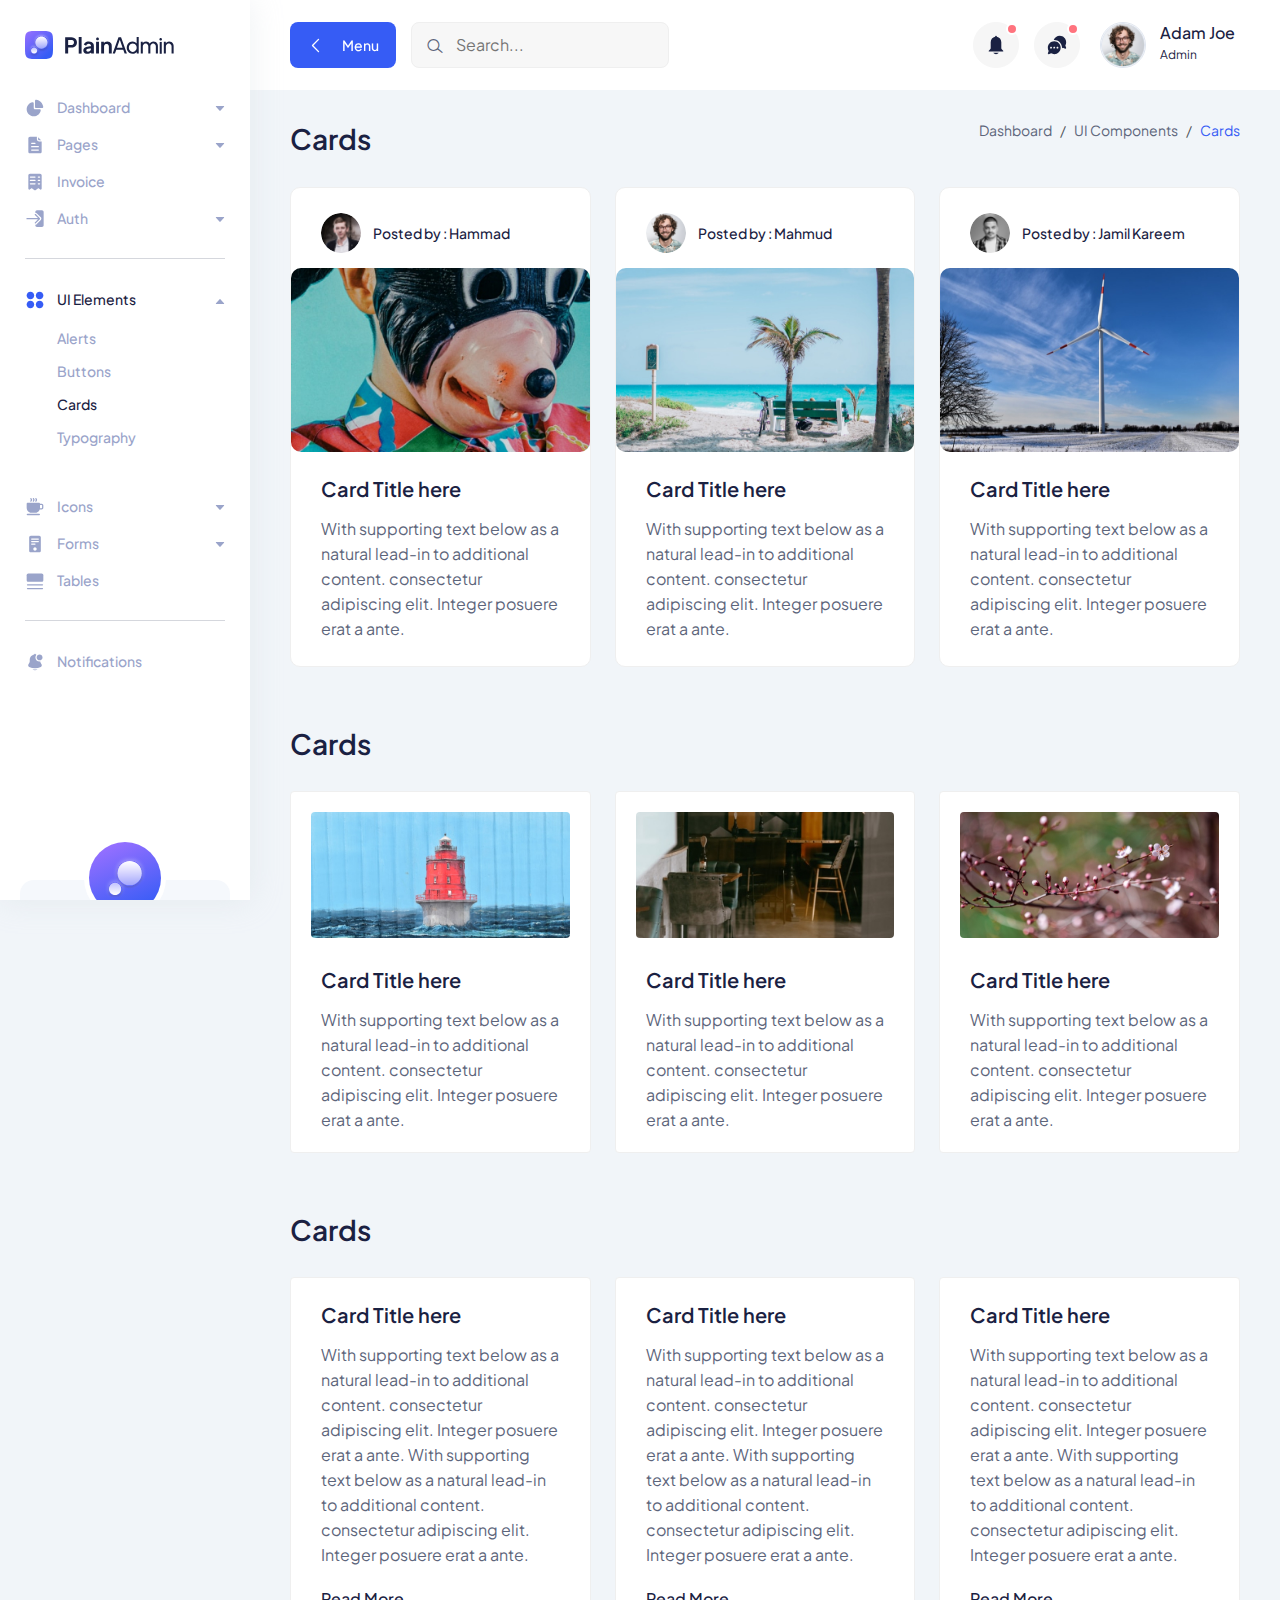
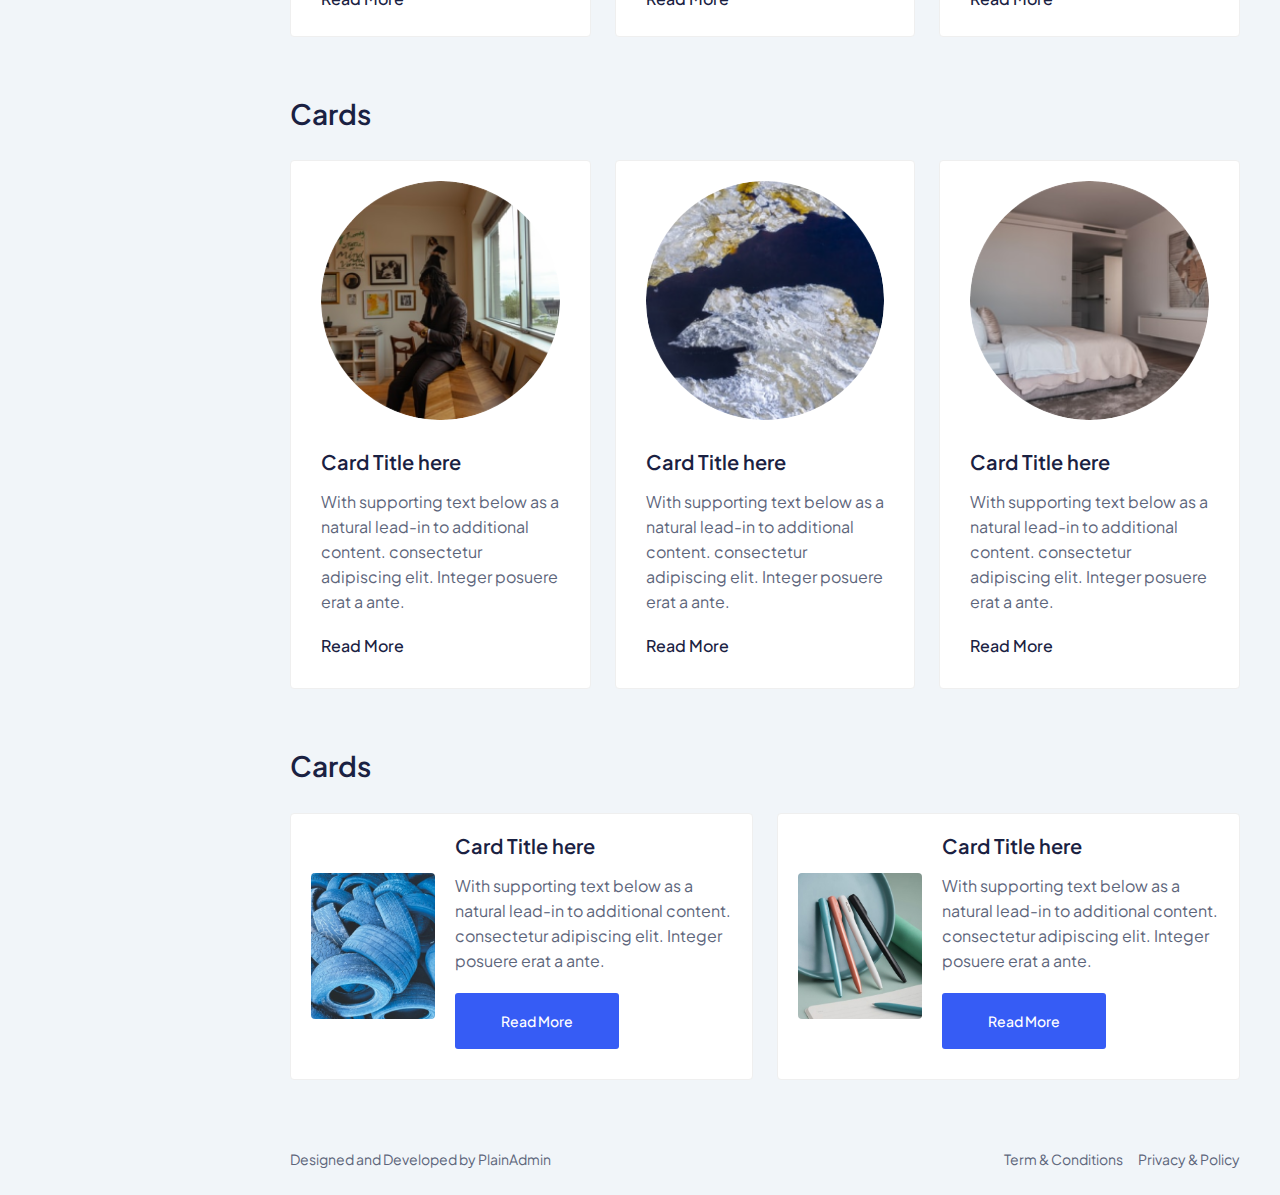
<file: dashboard - staff/cards.html>
<!DOCTYPE html>
<html lang="en">
  <head>
    <meta charset="UTF-8" />
    <meta http-equiv="X-UA-Compatible" content="IE=edge" />
    <meta name="viewport" content="width=device-width, initial-scale=1.0" />
    <link rel="shortcut icon" href="assets/images/favicon.svg" type="image/x-icon" />
    <title>Cards | PlainAdmin Demo</title>

    <!-- ========== All CSS files linkup ========= -->
    <link rel="stylesheet" href="assets/css/bootstrap.min.css" />
    <link rel="stylesheet" href="assets/css/lineicons.css" />
    <link rel="stylesheet" href="assets/css/materialdesignicons.min.css" />
    <link rel="stylesheet" href="assets/css/fullcalendar.css" />
    <link rel="stylesheet" href="assets/css/main.css" />
  </head>
  <body>
    <!-- ======== Preloader =========== -->
    <div id="preloader">
      <div class="spinner"></div>
    </div>
    <!-- ======== Preloader =========== -->

    <!-- ======== sidebar-nav start =========== -->
    <aside class="sidebar-nav-wrapper">
      <div class="navbar-logo">
        <a href="index.html">
          <img src="assets/images/logo/logo.svg" alt="logo" />
        </a>
      </div>
      <nav class="sidebar-nav">
        <ul>
          <li class="nav-item nav-item-has-children">
            <a
              href="#0"
              class="collapsed"
              data-bs-toggle="collapse"
              data-bs-target="#ddmenu_1"
              aria-controls="ddmenu_1"
              aria-expanded="false"
              aria-label="Toggle navigation"
            >
              <span class="icon">
                <svg width="20" height="20" viewBox="0 0 20 20" fill="none" xmlns="http://www.w3.org/2000/svg">
                  <path
                    d="M8.74999 18.3333C12.2376 18.3333 15.1364 15.8128 15.7244 12.4941C15.8448 11.8143 15.2737 11.25 14.5833 11.25H9.99999C9.30966 11.25 8.74999 10.6903 8.74999 10V5.41666C8.74999 4.7263 8.18563 4.15512 7.50586 4.27556C4.18711 4.86357 1.66666 7.76243 1.66666 11.25C1.66666 15.162 4.83797 18.3333 8.74999 18.3333Z" />
                  <path
                    d="M17.0833 10C17.7737 10 18.3432 9.43708 18.2408 8.75433C17.7005 5.14918 14.8508 2.29947 11.2457 1.75912C10.5629 1.6568 10 2.2263 10 2.91665V9.16666C10 9.62691 10.3731 10 10.8333 10H17.0833Z" />
                </svg>
              </span>
              <span class="text">Dashboard</span>
            </a>
            <ul id="ddmenu_1" class="collapse dropdown-nav">
              <li>
                <a href="index.html"> eCommerce </a>
              </li>
            </ul>
          </li>
          <li class="nav-item nav-item-has-children">
            <a
              href="#0"
              class="collapsed"
              data-bs-toggle="collapse"
              data-bs-target="#ddmenu_2"
              aria-controls="ddmenu_2"
              aria-expanded="false"
              aria-label="Toggle navigation"
            >
              <span class="icon">
                <svg width="20" height="20" viewBox="0 0 20 20" fill="none" xmlns="http://www.w3.org/2000/svg">
                  <path
                    d="M11.8097 1.66667C11.8315 1.66667 11.8533 1.6671 11.875 1.66796V4.16667C11.875 5.43232 12.901 6.45834 14.1667 6.45834H16.6654C16.6663 6.48007 16.6667 6.50186 16.6667 6.5237V16.6667C16.6667 17.5872 15.9205 18.3333 15 18.3333H5.00001C4.07954 18.3333 3.33334 17.5872 3.33334 16.6667V3.33334C3.33334 2.41286 4.07954 1.66667 5.00001 1.66667H11.8097ZM6.66668 7.70834C6.3215 7.70834 6.04168 7.98816 6.04168 8.33334C6.04168 8.67851 6.3215 8.95834 6.66668 8.95834H10C10.3452 8.95834 10.625 8.67851 10.625 8.33334C10.625 7.98816 10.3452 7.70834 10 7.70834H6.66668ZM6.04168 11.6667C6.04168 12.0118 6.3215 12.2917 6.66668 12.2917H13.3333C13.6785 12.2917 13.9583 12.0118 13.9583 11.6667C13.9583 11.3215 13.6785 11.0417 13.3333 11.0417H6.66668C6.3215 11.0417 6.04168 11.3215 6.04168 11.6667ZM6.66668 14.375C6.3215 14.375 6.04168 14.6548 6.04168 15C6.04168 15.3452 6.3215 15.625 6.66668 15.625H13.3333C13.6785 15.625 13.9583 15.3452 13.9583 15C13.9583 14.6548 13.6785 14.375 13.3333 14.375H6.66668Z" />
                  <path
                    d="M13.125 2.29167L16.0417 5.20834H14.1667C13.5913 5.20834 13.125 4.74197 13.125 4.16667V2.29167Z" />
                </svg>
              </span>
              <span class="text">Pages</span>
            </a>
            <ul id="ddmenu_2" class="collapse dropdown-nav">
              <li>
                <a href="settings.html"> Settings </a>
              </li>
              <li>
                <a href="blank-page.html"> Blank Page </a>
              </li>
            </ul>
          </li>
          <li class="nav-item">
            <a href="invoice.html">
              <span class="icon">
                <svg width="20" height="20" viewBox="0 0 20 20" fill="none" xmlns="http://www.w3.org/2000/svg">
                  <path
                    d="M3.33334 3.35442C3.33334 2.4223 4.07954 1.66666 5.00001 1.66666H15C15.9205 1.66666 16.6667 2.4223 16.6667 3.35442V16.8565C16.6667 17.5519 15.8827 17.9489 15.3333 17.5317L13.8333 16.3924C13.537 16.1673 13.1297 16.1673 12.8333 16.3924L10.5 18.1646C10.2037 18.3896 9.79634 18.3896 9.50001 18.1646L7.16668 16.3924C6.87038 16.1673 6.46298 16.1673 6.16668 16.3924L4.66668 17.5317C4.11731 17.9489 3.33334 17.5519 3.33334 16.8565V3.35442ZM4.79168 5.04218C4.79168 5.39173 5.0715 5.6751 5.41668 5.6751H10C10.3452 5.6751 10.625 5.39173 10.625 5.04218C10.625 4.69264 10.3452 4.40927 10 4.40927H5.41668C5.0715 4.40927 4.79168 4.69264 4.79168 5.04218ZM5.41668 7.7848C5.0715 7.7848 4.79168 8.06817 4.79168 8.41774C4.79168 8.76724 5.0715 9.05066 5.41668 9.05066H10C10.3452 9.05066 10.625 8.76724 10.625 8.41774C10.625 8.06817 10.3452 7.7848 10 7.7848H5.41668ZM4.79168 11.7932C4.79168 12.1428 5.0715 12.4262 5.41668 12.4262H10C10.3452 12.4262 10.625 12.1428 10.625 11.7932C10.625 11.4437 10.3452 11.1603 10 11.1603H5.41668C5.0715 11.1603 4.79168 11.4437 4.79168 11.7932ZM13.3333 4.40927C12.9882 4.40927 12.7083 4.69264 12.7083 5.04218C12.7083 5.39173 12.9882 5.6751 13.3333 5.6751H14.5833C14.9285 5.6751 15.2083 5.39173 15.2083 5.04218C15.2083 4.69264 14.9285 4.40927 14.5833 4.40927H13.3333ZM12.7083 8.41774C12.7083 8.76724 12.9882 9.05066 13.3333 9.05066H14.5833C14.9285 9.05066 15.2083 8.76724 15.2083 8.41774C15.2083 8.06817 14.9285 7.7848 14.5833 7.7848H13.3333C12.9882 7.7848 12.7083 8.06817 12.7083 8.41774ZM13.3333 11.1603C12.9882 11.1603 12.7083 11.4437 12.7083 11.7932C12.7083 12.1428 12.9882 12.4262 13.3333 12.4262H14.5833C14.9285 12.4262 15.2083 12.1428 15.2083 11.7932C15.2083 11.4437 14.9285 11.1603 14.5833 11.1603H13.3333Z" />
                </svg>
              </span>
              <span class="text">Invoice</span>
            </a>
          </li>
          <li class="nav-item nav-item-has-children">
            <a
              href="#0"
              class="collapsed"
              data-bs-toggle="collapse"
              data-bs-target="#ddmenu_3"
              aria-controls="ddmenu_3"
              aria-expanded="false"
              aria-label="Toggle navigation"
            >
              <span class="icon">
                <svg width="20" height="20" viewBox="0 0 20 20" fill="none" xmlns="http://www.w3.org/2000/svg">
                  <path
                    d="M14.9211 10.1294C15.1652 9.88534 15.1652 9.48967 14.9211 9.24559L10.7544 5.0789C10.5103 4.83482 10.1147 4.83482 9.87057 5.0789C9.62649 5.32297 9.62649 5.71871 9.87057 5.96278L12.9702 9.06251H1.97916C1.63398 9.06251 1.35416 9.34234 1.35416 9.68751C1.35416 10.0327 1.63398 10.3125 1.97916 10.3125H12.9702L9.87057 13.4123C9.62649 13.6563 9.62649 14.052 9.87057 14.2961C10.1147 14.5402 10.5103 14.5402 10.7544 14.2961L14.9211 10.1294Z" />
                  <path
                    d="M11.6383 15.18L15.805 11.0133C16.5373 10.2811 16.5373 9.09391 15.805 8.36166L11.6383 4.195C11.2722 3.82888 10.7923 3.64582 10.3125 3.64582V3.02082C10.3125 2.10035 11.0587 1.35416 11.9792 1.35416H16.9792C17.8997 1.35416 18.6458 2.10035 18.6458 3.02082V16.3542C18.6458 17.2747 17.8997 18.0208 16.9792 18.0208H11.9792C11.0587 18.0208 10.3125 17.2747 10.3125 16.3542V15.7292C10.7923 15.7292 11.2722 15.5461 11.6383 15.18Z" />
                </svg>
              </span>
              <span class="text">Auth</span>
            </a>
            <ul id="ddmenu_3" class="collapse dropdown-nav">
              <li>
                <a href="signin.html"> Sign In </a>
              </li>
              <li>
                <a href="signup.html"> Sign Up </a>
              </li>
            </ul>
          </li>
          <span class="divider"><hr /></span>
          <li class="nav-item nav-item-has-children">
            <a
              href="#0"
              class=""
              data-bs-toggle="collapse"
              data-bs-target="#ddmenu_4"
              aria-controls="ddmenu_4"
              aria-expanded="true"
              aria-label="Toggle navigation"
            >
              <span class="icon">
                <svg width="20" height="20" viewBox="0 0 20 20" fill="none" xmlns="http://www.w3.org/2000/svg">
                  <path
                    d="M1.66666 5.41669C1.66666 3.34562 3.34559 1.66669 5.41666 1.66669C7.48772 1.66669 9.16666 3.34562 9.16666 5.41669C9.16666 7.48775 7.48772 9.16669 5.41666 9.16669C3.34559 9.16669 1.66666 7.48775 1.66666 5.41669Z" />
                  <path
                    d="M1.66666 14.5834C1.66666 12.5123 3.34559 10.8334 5.41666 10.8334C7.48772 10.8334 9.16666 12.5123 9.16666 14.5834C9.16666 16.6545 7.48772 18.3334 5.41666 18.3334C3.34559 18.3334 1.66666 16.6545 1.66666 14.5834Z" />
                  <path
                    d="M10.8333 5.41669C10.8333 3.34562 12.5123 1.66669 14.5833 1.66669C16.6544 1.66669 18.3333 3.34562 18.3333 5.41669C18.3333 7.48775 16.6544 9.16669 14.5833 9.16669C12.5123 9.16669 10.8333 7.48775 10.8333 5.41669Z" />
                  <path
                    d="M10.8333 14.5834C10.8333 12.5123 12.5123 10.8334 14.5833 10.8334C16.6544 10.8334 18.3333 12.5123 18.3333 14.5834C18.3333 16.6545 16.6544 18.3334 14.5833 18.3334C12.5123 18.3334 10.8333 16.6545 10.8333 14.5834Z" />
                </svg>
              </span>
              <span class="text">UI Elements </span>
            </a>
            <ul id="ddmenu_4" class="collapsed show dropdown-nav">
              <li>
                <a href="alerts.html"> Alerts </a>
              </li>
              <li>
                <a href="buttons.html"> Buttons </a>
              </li>
              <li>
                <a href="cards.html" class="active"> Cards </a>
              </li>
              <li>
                <a href="typography.html"> Typography </a>
              </li>
            </ul>
          </li>
          <li class="nav-item nav-item-has-children">
            <a
              href="#0"
              class="collapsed"
              data-bs-toggle="collapse"
              data-bs-target="#ddmenu_55"
              aria-controls="ddmenu_55"
              aria-expanded="false"
              aria-label="Toggle navigation"
            >
              <span class="icon">
                <svg width="20" height="20" viewBox="0 0 20 20" fill="none" xmlns="http://www.w3.org/2000/svg">
                  <path
                    d="M5.48663 1.1466C5.77383 0.955131 6.16188 1.03274 6.35335 1.31994L6.87852 2.10769C7.20508 2.59755 7.20508 3.23571 6.87852 3.72556L6.35335 4.51331C6.16188 4.80052 5.77383 4.87813 5.48663 4.68666C5.19943 4.49519 5.12182 4.10715 5.31328 3.81994L5.83845 3.03219C5.88511 2.96221 5.88511 2.87105 5.83845 2.80106L5.31328 2.01331C5.12182 1.72611 5.19943 1.33806 5.48663 1.1466Z" />
                  <path
                    d="M2.49999 5.83331C2.03976 5.83331 1.66666 6.2064 1.66666 6.66665V10.8333C1.66666 13.5948 3.90523 15.8333 6.66666 15.8333H9.99999C12.1856 15.8333 14.0436 14.431 14.7235 12.4772C14.8134 12.4922 14.9058 12.5 15 12.5H16.6667C17.5872 12.5 18.3333 11.7538 18.3333 10.8333V8.33331C18.3333 7.41284 17.5872 6.66665 16.6667 6.66665H15C15 6.2064 14.6269 5.83331 14.1667 5.83331H2.49999ZM14.9829 11.2496C14.9942 11.1123 15 10.9735 15 10.8333V7.91665H16.6667C16.8967 7.91665 17.0833 8.10319 17.0833 8.33331V10.8333C17.0833 11.0634 16.8967 11.25 16.6667 11.25H15L14.9898 11.2498L14.9829 11.2496Z" />
                  <path
                    d="M8.85332 1.31994C8.6619 1.03274 8.27383 0.955131 7.98663 1.1466C7.69943 1.33806 7.62182 1.72611 7.81328 2.01331L8.33848 2.80106C8.38507 2.87105 8.38507 2.96221 8.33848 3.03219L7.81328 3.81994C7.62182 4.10715 7.69943 4.49519 7.98663 4.68666C8.27383 4.87813 8.6619 4.80052 8.85332 4.51331L9.37848 3.72556C9.70507 3.23571 9.70507 2.59755 9.37848 2.10769L8.85332 1.31994Z" />
                  <path
                    d="M10.4867 1.1466C10.7738 0.955131 11.1619 1.03274 11.3533 1.31994L11.8785 2.10769C12.2051 2.59755 12.2051 3.23571 11.8785 3.72556L11.3533 4.51331C11.1619 4.80052 10.7738 4.87813 10.4867 4.68666C10.1994 4.49519 10.1218 4.10715 10.3133 3.81994L10.8385 3.03219C10.8851 2.96221 10.8851 2.87105 10.8385 2.80106L10.3133 2.01331C10.1218 1.72611 10.1994 1.33806 10.4867 1.1466Z" />
                  <path
                    d="M2.49999 16.6667C2.03976 16.6667 1.66666 17.0398 1.66666 17.5C1.66666 17.9602 2.03976 18.3334 2.49999 18.3334H14.1667C14.6269 18.3334 15 17.9602 15 17.5C15 17.0398 14.6269 16.6667 14.1667 16.6667H2.49999Z" />
                </svg>
              </span>
              <span class="text">Icons</span>
            </a>
            <ul id="ddmenu_55" class="collapse dropdown-nav">
              <li>
                <a href="icons.html"> LineIcons </a>
              </li>
              <li>
                <a href="mdi-icons.html"> MDI Icons </a>
              </li>
            </ul>
          </li>
          <li class="nav-item nav-item-has-children">
            <a
              href="#0"
              class="collapsed"
              data-bs-toggle="collapse"
              data-bs-target="#ddmenu_5"
              aria-controls="ddmenu_5"
              aria-expanded="false"
              aria-label="Toggle navigation"
            >
              <span class="icon">
                <svg width="20" height="20" viewBox="0 0 20 20" fill="none" xmlns="http://www.w3.org/2000/svg">
                  <path
                    d="M4.16666 3.33335C4.16666 2.41288 4.91285 1.66669 5.83332 1.66669H14.1667C15.0872 1.66669 15.8333 2.41288 15.8333 3.33335V16.6667C15.8333 17.5872 15.0872 18.3334 14.1667 18.3334H5.83332C4.91285 18.3334 4.16666 17.5872 4.16666 16.6667V3.33335ZM6.04166 5.00002C6.04166 5.3452 6.32148 5.62502 6.66666 5.62502H13.3333C13.6785 5.62502 13.9583 5.3452 13.9583 5.00002C13.9583 4.65485 13.6785 4.37502 13.3333 4.37502H6.66666C6.32148 4.37502 6.04166 4.65485 6.04166 5.00002ZM6.66666 6.87502C6.32148 6.87502 6.04166 7.15485 6.04166 7.50002C6.04166 7.8452 6.32148 8.12502 6.66666 8.12502H13.3333C13.6785 8.12502 13.9583 7.8452 13.9583 7.50002C13.9583 7.15485 13.6785 6.87502 13.3333 6.87502H6.66666ZM6.04166 10C6.04166 10.3452 6.32148 10.625 6.66666 10.625H9.99999C10.3452 10.625 10.625 10.3452 10.625 10C10.625 9.65485 10.3452 9.37502 9.99999 9.37502H6.66666C6.32148 9.37502 6.04166 9.65485 6.04166 10ZM9.99999 16.6667C10.9205 16.6667 11.6667 15.9205 11.6667 15C11.6667 14.0795 10.9205 13.3334 9.99999 13.3334C9.07949 13.3334 8.33332 14.0795 8.33332 15C8.33332 15.9205 9.07949 16.6667 9.99999 16.6667Z" />
                </svg>
              </span>
              <span class="text"> Forms </span>
            </a>
            <ul id="ddmenu_5" class="collapse dropdown-nav">
              <li>
                <a href="form-elements.html"> Form Elements </a>
              </li>
            </ul>
          </li>
          <li class="nav-item">
            <a href="tables.html">
              <span class="icon">
                <svg width="20" height="20" viewBox="0 0 20 20" fill="none" xmlns="http://www.w3.org/2000/svg">
                  <path
                    d="M1.66666 4.16667C1.66666 3.24619 2.41285 2.5 3.33332 2.5H16.6667C17.5872 2.5 18.3333 3.24619 18.3333 4.16667V9.16667C18.3333 10.0872 17.5872 10.8333 16.6667 10.8333H3.33332C2.41285 10.8333 1.66666 10.0872 1.66666 9.16667V4.16667Z" />
                  <path
                    d="M1.875 13.75C1.875 13.4048 2.15483 13.125 2.5 13.125H17.5C17.8452 13.125 18.125 13.4048 18.125 13.75C18.125 14.0952 17.8452 14.375 17.5 14.375H2.5C2.15483 14.375 1.875 14.0952 1.875 13.75Z" />
                  <path
                    d="M2.5 16.875C2.15483 16.875 1.875 17.1548 1.875 17.5C1.875 17.8452 2.15483 18.125 2.5 18.125H17.5C17.8452 18.125 18.125 17.8452 18.125 17.5C18.125 17.1548 17.8452 16.875 17.5 16.875H2.5Z" />
                </svg>
              </span>
              <span class="text">Tables</span>
            </a>
          </li>
          <span class="divider"><hr /></span>

          <li class="nav-item">
            <a href="notification.html">
              <span class="icon">
                <svg width="20" height="20" viewBox="0 0 20 20" fill="none" xmlns="http://www.w3.org/2000/svg">
                  <path
                    d="M10.8333 2.50008C10.8333 2.03984 10.4602 1.66675 9.99999 1.66675C9.53975 1.66675 9.16666 2.03984 9.16666 2.50008C9.16666 2.96032 9.53975 3.33341 9.99999 3.33341C10.4602 3.33341 10.8333 2.96032 10.8333 2.50008Z" />
                  <path
                    d="M17.5 5.41673C17.5 7.02756 16.1942 8.33339 14.5833 8.33339C12.9725 8.33339 11.6667 7.02756 11.6667 5.41673C11.6667 3.80589 12.9725 2.50006 14.5833 2.50006C16.1942 2.50006 17.5 3.80589 17.5 5.41673Z" />
                  <path
                    d="M11.4272 2.69637C10.9734 2.56848 10.4947 2.50006 10 2.50006C7.10054 2.50006 4.75003 4.85057 4.75003 7.75006V9.20873C4.75003 9.72814 4.62082 10.2393 4.37404 10.6963L3.36705 12.5611C2.89938 13.4272 3.26806 14.5081 4.16749 14.9078C7.88074 16.5581 12.1193 16.5581 15.8326 14.9078C16.732 14.5081 17.1007 13.4272 16.633 12.5611L15.626 10.6963C15.43 10.3333 15.3081 9.93606 15.2663 9.52773C15.0441 9.56431 14.8159 9.58339 14.5833 9.58339C12.2822 9.58339 10.4167 7.71791 10.4167 5.41673C10.4167 4.37705 10.7975 3.42631 11.4272 2.69637Z" />
                  <path
                    d="M7.48901 17.1925C8.10004 17.8918 8.99841 18.3335 10 18.3335C11.0016 18.3335 11.9 17.8918 12.511 17.1925C10.8482 17.4634 9.15183 17.4634 7.48901 17.1925Z" />
                </svg>
              </span>
              <span class="text">Notifications</span>
            </a>
          </li>
        </ul>
      </nav>
      <div class="promo-box">
        <div class="promo-icon">
          <img class="mx-auto" src="./assets/images/logo/logo-icon-big.svg" alt="Logo">
        </div>
        <h3>Upgrade to PRO</h3>
        <p>Improve your development process and start doing more with PlainAdmin PRO!</p>
        <a href="https://plainadmin.com/pro" target="_blank" rel="nofollow" class="main-btn primary-btn btn-hover">
          Upgrade to PRO
        </a>
      </div>
    </aside>
    <div class="overlay"></div>
    <!-- ======== sidebar-nav end =========== -->

    <!-- ======== main-wrapper start =========== -->
    <main class="main-wrapper">
      <!-- ========== header start ========== -->
      <header class="header">
        <div class="container-fluid">
          <div class="row">
            <div class="col-lg-5 col-md-5 col-6">
              <div class="header-left d-flex align-items-center">
                <div class="menu-toggle-btn mr-15">
                  <button id="menu-toggle" class="main-btn primary-btn btn-hover">
                    <i class="lni lni-chevron-left me-2"></i> Menu
                  </button>
                </div>
                <div class="header-search d-none d-md-flex">
                  <form action="#">
                    <input type="text" placeholder="Search..." />
                    <button><i class="lni lni-search-alt"></i></button>
                  </form>
                </div>
              </div>
            </div>
            <div class="col-lg-7 col-md-7 col-6">
              <div class="header-right">
                <!-- notification start -->
                <div class="notification-box ml-15 d-none d-md-flex">
                  <button class="dropdown-toggle" type="button" id="notification" data-bs-toggle="dropdown"
                    aria-expanded="false">
                    <svg width="22" height="22" viewBox="0 0 22 22" fill="none" xmlns="http://www.w3.org/2000/svg">
                      <path
                        d="M11 20.1667C9.88317 20.1667 8.88718 19.63 8.23901 18.7917H13.761C13.113 19.63 12.1169 20.1667 11 20.1667Z"
                        fill="" />
                      <path
                        d="M10.1157 2.74999C10.1157 2.24374 10.5117 1.83333 11 1.83333C11.4883 1.83333 11.8842 2.24374 11.8842 2.74999V2.82604C14.3932 3.26245 16.3051 5.52474 16.3051 8.24999V14.287C16.3051 14.5301 16.3982 14.7633 16.564 14.9352L18.2029 16.6342C18.4814 16.9229 18.2842 17.4167 17.8903 17.4167H4.10961C3.71574 17.4167 3.5185 16.9229 3.797 16.6342L5.43589 14.9352C5.6017 14.7633 5.69485 14.5301 5.69485 14.287V8.24999C5.69485 5.52474 7.60672 3.26245 10.1157 2.82604V2.74999Z"
                        fill="" />
                    </svg>
                    <span></span>
                  </button>
                  <ul class="dropdown-menu dropdown-menu-end" aria-labelledby="notification">
                    <li>
                      <a href="#0">
                        <div class="image">
                          <img src="assets/images/lead/lead-6.png" alt="" />
                        </div>
                        <div class="content">
                          <h6>
                            John Doe
                            <span class="text-regular">
                              comment on a product.
                            </span>
                          </h6>
                          <p>
                            Lorem ipsum dolor sit amet, consect etur adipiscing
                            elit Vivamus tortor.
                          </p>
                          <span>10 mins ago</span>
                        </div>
                      </a>
                    </li>
                    <li>
                      <a href="#0">
                        <div class="image">
                          <img src="assets/images/lead/lead-1.png" alt="" />
                        </div>
                        <div class="content">
                          <h6>
                            Jonathon
                            <span class="text-regular">
                              like on a product.
                            </span>
                          </h6>
                          <p>
                            Lorem ipsum dolor sit amet, consect etur adipiscing
                            elit Vivamus tortor.
                          </p>
                          <span>10 mins ago</span>
                        </div>
                      </a>
                    </li>
                  </ul>
                </div>
                <!-- notification end -->
                <!-- message start -->
                <div class="header-message-box ml-15 d-none d-md-flex">
                  <button class="dropdown-toggle" type="button" id="message" data-bs-toggle="dropdown"
                    aria-expanded="false">
                    <svg width="22" height="22" viewBox="0 0 22 22" fill="none" xmlns="http://www.w3.org/2000/svg">
                      <path
                        d="M7.74866 5.97421C7.91444 5.96367 8.08162 5.95833 8.25005 5.95833C12.5532 5.95833 16.0417 9.4468 16.0417 13.75C16.0417 13.9184 16.0364 14.0856 16.0259 14.2514C16.3246 14.138 16.6127 14.003 16.8883 13.8482L19.2306 14.629C19.7858 14.8141 20.3141 14.2858 20.129 13.7306L19.3482 11.3882C19.8694 10.4604 20.1667 9.38996 20.1667 8.25C20.1667 4.70617 17.2939 1.83333 13.75 1.83333C11.0077 1.83333 8.66702 3.55376 7.74866 5.97421Z"
                        fill="" />
                      <path
                        d="M14.6667 13.75C14.6667 17.2938 11.7939 20.1667 8.25004 20.1667C7.11011 20.1667 6.03962 19.8694 5.11182 19.3482L2.76946 20.129C2.21421 20.3141 1.68597 19.7858 1.87105 19.2306L2.65184 16.8882C2.13062 15.9604 1.83338 14.89 1.83338 13.75C1.83338 10.2062 4.70622 7.33333 8.25004 7.33333C11.7939 7.33333 14.6667 10.2062 14.6667 13.75ZM5.95838 13.75C5.95838 13.2437 5.54797 12.8333 5.04171 12.8333C4.53545 12.8333 4.12504 13.2437 4.12504 13.75C4.12504 14.2563 4.53545 14.6667 5.04171 14.6667C5.54797 14.6667 5.95838 14.2563 5.95838 13.75ZM9.16671 13.75C9.16671 13.2437 8.7563 12.8333 8.25004 12.8333C7.74379 12.8333 7.33338 13.2437 7.33338 13.75C7.33338 14.2563 7.74379 14.6667 8.25004 14.6667C8.7563 14.6667 9.16671 14.2563 9.16671 13.75ZM11.4584 14.6667C11.9647 14.6667 12.375 14.2563 12.375 13.75C12.375 13.2437 11.9647 12.8333 11.4584 12.8333C10.9521 12.8333 10.5417 13.2437 10.5417 13.75C10.5417 14.2563 10.9521 14.6667 11.4584 14.6667Z"
                        fill="" />
                    </svg>
                    <span></span>
                  </button>
                  <ul class="dropdown-menu dropdown-menu-end" aria-labelledby="message">
                    <li>
                      <a href="#0">
                        <div class="image">
                          <img src="assets/images/lead/lead-5.png" alt="" />
                        </div>
                        <div class="content">
                          <h6>Jacob Jones</h6>
                          <p>Hey!I can across your profile and ...</p>
                          <span>10 mins ago</span>
                        </div>
                      </a>
                    </li>
                    <li>
                      <a href="#0">
                        <div class="image">
                          <img src="assets/images/lead/lead-3.png" alt="" />
                        </div>
                        <div class="content">
                          <h6>John Doe</h6>
                          <p>Would you mind please checking out</p>
                          <span>12 mins ago</span>
                        </div>
                      </a>
                    </li>
                    <li>
                      <a href="#0">
                        <div class="image">
                          <img src="assets/images/lead/lead-2.png" alt="" />
                        </div>
                        <div class="content">
                          <h6>Anee Lee</h6>
                          <p>Hey! are you available for freelance?</p>
                          <span>1h ago</span>
                        </div>
                      </a>
                    </li>
                  </ul>
                </div>
                <!-- message end -->
                <!-- profile start -->
                <div class="profile-box ml-15">
                  <button class="dropdown-toggle bg-transparent border-0" type="button" id="profile"
                    data-bs-toggle="dropdown" aria-expanded="false">
                    <div class="profile-info">
                      <div class="info">
                        <div class="image">
                          <img src="assets/images/profile/profile-image.png" alt="" />
                        </div>
                        <div>
                          <h6 class="fw-500">Adam Joe</h6>
                          <p>Admin</p>
                        </div>
                      </div>
                    </div>
                  </button>
                  <ul class="dropdown-menu dropdown-menu-end" aria-labelledby="profile">
                    <li>
                      <div class="author-info flex items-center !p-1">
                        <div class="image">
                          <img src="assets/images/profile/profile-image.png" alt="image">
                        </div>
                        <div class="content">
                          <h4 class="text-sm">Adam Joe</h4>
                          <a class="text-black/40 dark:text-white/40 hover:text-black dark:hover:text-white text-xs"
                            href="#">Email@gmail.com</a>
                        </div>
                      </div>
                    </li>
                    <li class="divider"></li>
                    <li>
                      <a href="#0">
                        <i class="lni lni-user"></i> View Profile
                      </a>
                    </li>
                    <li>
                      <a href="#0">
                        <i class="lni lni-alarm"></i> Notifications
                      </a>
                    </li>
                    <li>
                      <a href="#0"> <i class="lni lni-inbox"></i> Messages </a>
                    </li>
                    <li>
                      <a href="#0"> <i class="lni lni-cog"></i> Settings </a>
                    </li>
                    <li class="divider"></li>
                    <li>
                      <a href="#0"> <i class="lni lni-exit"></i> Sign Out </a>
                    </li>
                  </ul>
                </div>
                <!-- profile end -->
              </div>
            </div>
          </div>
        </div>
      </header>
      <!-- ========== header end ========== -->

      <!-- ========== card components start ========== -->
      <section class="card-components">
        <div class="container-fluid">
          <!-- ========== title-wrapper start ========== -->
          <div class="title-wrapper pt-30">
            <div class="row align-items-center">
              <div class="col-md-6">
                <div class="title">
                  <h2>Cards</h2>
                </div>
              </div>
              <!-- end col -->
              <div class="col-md-6">
                <div class="breadcrumb-wrapper">
                  <nav aria-label="breadcrumb">
                    <ol class="breadcrumb">
                      <li class="breadcrumb-item">
                        <a href="#0">Dashboard</a>
                      </li>
                      <li class="breadcrumb-item">
                        <a href="#0">UI Components</a>
                      </li>
                      <li class="breadcrumb-item active" aria-current="page">
                        Cards
                      </li>
                    </ol>
                  </nav>
                </div>
              </div>
              <!-- end col -->
            </div>
            <!-- end row -->
          </div>
          <!-- ========== title-wrapper end ========== -->

          <!-- ========== cards-styles start ========== -->
          <div class="cards-styles">
            <!-- ========= card-style-1 start ========= -->
            <div class="row">
              <div class="col-xl-4 col-lg-4 col-md-6 col-sm-6">
                <div class="card-style-1 mb-30">
                  <div class="card-meta">
                    <div class="image">
                      <img src="assets/images/cards/card-style-1/admin-1.png" alt="" />
                    </div>
                    <div class="text">
                      <p class="text-sm text-medium">
                        Posted by : <a href="#0">Hammad</a>
                      </p>
                    </div>
                  </div>
                  <div class="card-image">
                    <a href="#0">
                      <img src="assets/images/cards/card-style-1/card-1.jpg" alt="" />
                    </a>
                  </div>
                  <div class="card-content">
                    <h4><a href="#0"> Card Title here </a></h4>
                    <p>
                      With supporting text below as a natural lead-in to
                      additional content. consectetur adipiscing elit. Integer
                      posuere erat a ante.
                    </p>
                  </div>
                </div>
                <!-- end card-->
              </div>
              <!-- end col -->
              <div class="col-xl-4 col-lg-4 col-md-6 col-sm-6">
                <div class="card-style-1 mb-30">
                  <div class="card-meta">
                    <div class="image">
                      <img src="assets/images/cards/card-style-1/admin-2.png" alt="" />
                    </div>
                    <div class="text">
                      <p class="text-sm text-medium">
                        Posted by : <a href="#0">Mahmud</a>
                      </p>
                    </div>
                  </div>
                  <div class="card-image">
                    <a href="#0">
                      <img src="assets/images/cards/card-style-1/card-2.jpg" alt="" />
                    </a>
                  </div>
                  <div class="card-content">
                    <h4><a href="#0"> Card Title here </a></h4>
                    <p>
                      With supporting text below as a natural lead-in to
                      additional content. consectetur adipiscing elit. Integer
                      posuere erat a ante.
                    </p>
                  </div>
                </div>
                <!-- end card-->
              </div>
              <!-- end col -->
              <div class="col-xl-4 col-lg-4 col-md-6 col-sm-6">
                <div class="card-style-1 mb-30">
                  <div class="card-meta">
                    <div class="image">
                      <img src="assets/images/cards/card-style-1/admin-3.png" alt="" />
                    </div>
                    <div class="text">
                      <p class="text-sm text-medium">
                        Posted by : <a href="#0">Jamil Kareem</a>
                      </p>
                    </div>
                  </div>
                  <div class="card-image">
                    <a href="#0">
                      <img src="assets/images/cards/card-style-1/card-3.jpg" alt="" />
                    </a>
                  </div>
                  <div class="card-content">
                    <h4><a href="#0"> Card Title here </a></h4>
                    <p>
                      With supporting text below as a natural lead-in to
                      additional content. consectetur adipiscing elit. Integer
                      posuere erat a ante.
                    </p>
                  </div>
                </div>
                <!-- end card-->
              </div>
              <!-- end col -->
            </div>
            <!-- end row -->
            <!-- ========= card-style-1 end ========= -->

            <!-- ========= card-style-2 start ========= -->
            <div class="row">
              <div class="col-12">
                <div class="title mt-30 mb-30">
                  <h2>Cards</h2>
                </div>
              </div>
              <!-- end col -->
              <div class="col-xl-4 col-lg-4 col-md-6 col-sm-6">
                <div class="card-style-2 mb-30">
                  <div class="card-image">
                    <a href="#0">
                      <img src="assets/images/cards/card-style-2/card-1.jpg" alt="" />
                    </a>
                  </div>
                  <div class="card-content">
                    <h4><a href="#0">Card Title here </a></h4>
                    <p>
                      With supporting text below as a natural lead-in to
                      additional content. consectetur adipiscing elit. Integer
                      posuere erat a ante.
                    </p>
                  </div>
                </div>
              </div>
              <!-- end col -->
              <div class="col-xl-4 col-lg-4 col-md-6 col-sm-6">
                <div class="card-style-2 mb-30">
                  <div class="card-image">
                    <a href="#0">
                      <img src="assets/images/cards/card-style-2/card-2.jpg" alt="" />
                    </a>
                  </div>
                  <div class="card-content">
                    <h4><a href="#0">Card Title here </a></h4>
                    <p>
                      With supporting text below as a natural lead-in to
                      additional content. consectetur adipiscing elit. Integer
                      posuere erat a ante.
                    </p>
                  </div>
                </div>
              </div>
              <!-- end col -->
              <div class="col-xl-4 col-lg-4 col-md-6 col-sm-6">
                <div class="card-style-2 mb-30">
                  <div class="card-image">
                    <a href="#0">
                      <img src="assets/images/cards/card-style-2/card-3.jpg" alt="" />
                    </a>
                  </div>
                  <div class="card-content">
                    <h4><a href="#0">Card Title here </a></h4>
                    <p>
                      With supporting text below as a natural lead-in to
                      additional content. consectetur adipiscing elit. Integer
                      posuere erat a ante.
                    </p>
                  </div>
                </div>
              </div>
              <!-- end col -->
            </div>
            <!-- end row -->
            <!-- ========= card-style-2 end ========= -->

            <!-- ========= card-style-3 start ========= -->
            <div class="row">
              <div class="col-12">
                <div class="title mt-30 mb-30">
                  <h2>Cards</h2>
                </div>
              </div>
              <!-- end col -->
              <div class="col-xl-4 col-lg-4 col-md-6 col-sm-6">
                <div class="card-style-3 mb-30">
                  <div class="card-content">
                    <h4><a href="#0">Card Title here </a></h4>
                    <p>
                      With supporting text below as a natural lead-in to
                      additional content. consectetur adipiscing elit. Integer
                      posuere erat a ante. With supporting text below as a
                      natural lead-in to additional content. consectetur
                      adipiscing elit. Integer posuere erat a ante.
                    </p>
                    <a href="#0" class="read-more">Read More</a>
                  </div>
                </div>
              </div>
              <!-- end col -->
              <div class="col-xl-4 col-lg-4 col-md-6 col-sm-6">
                <div class="card-style-3 mb-30">
                  <div class="card-content">
                    <h4><a href="#0">Card Title here </a></h4>
                    <p>
                      With supporting text below as a natural lead-in to
                      additional content. consectetur adipiscing elit. Integer
                      posuere erat a ante. With supporting text below as a
                      natural lead-in to additional content. consectetur
                      adipiscing elit. Integer posuere erat a ante.
                    </p>
                    <a href="#0" class="read-more">Read More</a>
                  </div>
                </div>
              </div>
              <!-- end col -->
              <div class="col-xl-4 col-lg-4 col-md-6 col-sm-6">
                <div class="card-style-3 mb-30">
                  <div class="card-content">
                    <h4><a href="#0">Card Title here </a></h4>
                    <p>
                      With supporting text below as a natural lead-in to
                      additional content. consectetur adipiscing elit. Integer
                      posuere erat a ante. With supporting text below as a
                      natural lead-in to additional content. consectetur
                      adipiscing elit. Integer posuere erat a ante.
                    </p>
                    <a href="#0" class="read-more">Read More</a>
                  </div>
                </div>
              </div>
              <!-- end col -->
            </div>
            <!-- end row -->
            <!-- ========= card-style-3 end ========= -->

            <!-- ========= card-style-4 start ========= -->
            <div class="row">
              <div class="col-12">
                <div class="title mt-30 mb-30">
                  <h2>Cards</h2>
                </div>
              </div>
              <!-- end col -->
              <div class="col-xl-4 col-lg-4 col-md-6">
                <div class="card-style-4 mb-30">
                  <div class="card-image">
                    <a href="#0">
                      <img src="assets/images/cards/card-style-4/card-1.png" alt="" />
                    </a>
                  </div>
                  <div class="card-content">
                    <h4><a href="#0">Card Title here </a></h4>
                    <p>
                      With supporting text below as a natural lead-in to
                      additional content. consectetur adipiscing elit. Integer
                      posuere erat a ante.
                    </p>
                    <a href="#0" class="read-more">Read More</a>
                  </div>
                </div>
              </div>
              <!-- end col -->
              <div class="col-xl-4 col-lg-4 col-md-6">
                <div class="card-style-4 mb-30">
                  <div class="card-image">
                    <a href="#0">
                      <img src="assets/images/cards/card-style-4/card-2.png" alt="" />
                    </a>
                  </div>
                  <div class="card-content">
                    <h4><a href="#0">Card Title here </a></h4>
                    <p>
                      With supporting text below as a natural lead-in to
                      additional content. consectetur adipiscing elit. Integer
                      posuere erat a ante.
                    </p>
                    <a href="#0" class="read-more">Read More</a>
                  </div>
                </div>
              </div>
              <!-- end col -->
              <div class="col-xl-4 col-lg-4 col-md-6">
                <div class="card-style-4 mb-30">
                  <div class="card-image">
                    <a href="#0">
                      <img src="assets/images/cards/card-style-4/card-3.png" alt="" />
                    </a>
                  </div>
                  <div class="card-content">
                    <h4><a href="#0">Card Title here </a></h4>
                    <p>
                      With supporting text below as a natural lead-in to
                      additional content. consectetur adipiscing elit. Integer
                      posuere erat a ante.
                    </p>
                    <a href="#0" class="read-more">Read More</a>
                  </div>
                </div>
              </div>
              <!-- end col -->
            </div>
            <!-- end row -->
            <!-- ========= card-style-4 end ========= -->

            <!-- ========= card-style-5 start ========= -->
            <div class="row">
              <div class="col-12">
                <div class="title mt-30 mb-30">
                  <h2>Cards</h2>
                </div>
              </div>
              <!-- end col -->
              <div class="col-xl-6 col-lg-6">
                <div class="card-style-5 mb-30">
                  <div class="card-image">
                    <a href="#0">
                      <img src="assets/images/cards/card-style-5/card-1.jpg" alt="" />
                    </a>
                  </div>
                  <div class="card-content">
                    <h4><a href="#0">Card Title here </a></h4>
                    <p>
                      With supporting text below as a natural lead-in to
                      additional content. consectetur adipiscing elit. Integer
                      posuere erat a ante.
                    </p>
                    <a href="#0" class="main-btn primary-btn btn-hover">Read More</a>
                  </div>
                </div>
                <!-- end card -->
              </div>
              <!-- end col -->
              <div class="col-xl-6 col-lg-6">
                <div class="card-style-5 mb-30">
                  <div class="card-image">
                    <a href="#0">
                      <img src="assets/images/cards/card-style-5/card-2.jpg" alt="" />
                    </a>
                  </div>
                  <div class="card-content">
                    <h4><a href="#0">Card Title here </a></h4>
                    <p>
                      With supporting text below as a natural lead-in to
                      additional content. consectetur adipiscing elit. Integer
                      posuere erat a ante.
                    </p>
                    <a href="#0" class="main-btn primary-btn btn-hover">Read More</a>
                  </div>
                </div>
                <!-- end card -->
              </div>
              <!-- end col -->
            </div>
            <!-- end row -->
            <!-- ========= card-style-5 end ========= -->
          </div>
          <!-- ========== cards-styles end ========== -->
        </div>
        <!-- end container -->
      </section>
      <!-- ========== card components end ========== -->

      <!-- ========== footer start =========== -->
      <footer class="footer">
        <div class="container-fluid">
          <div class="row">
            <div class="col-md-6 order-last order-md-first">
              <div class="copyright text-center text-md-start">
                <p class="text-sm">
                  Designed and Developed by
                  <a href="https://plainadmin.com" rel="nofollow" target="_blank">
                    PlainAdmin
                  </a>
                </p>
              </div>
            </div>
            <!-- end col-->
            <div class="col-md-6">
              <div class="terms d-flex justify-content-center justify-content-md-end">
                <a href="#0" class="text-sm">Term & Conditions</a>
                <a href="#0" class="text-sm ml-15">Privacy & Policy</a>
              </div>
            </div>
          </div>
          <!-- end row -->
        </div>
        <!-- end container -->
      </footer>
      <!-- ========== footer end =========== -->
    </main>
    <!-- ======== main-wrapper end =========== -->

    <!-- ========= All Javascript files linkup ======== -->
    <script src="assets/js/bootstrap.bundle.min.js"></script>
    <script src="assets/js/Chart.min.js"></script>
    <script src="assets/js/dynamic-pie-chart.js"></script>
    <script src="assets/js/moment.min.js"></script>
    <script src="assets/js/fullcalendar.js"></script>
    <script src="assets/js/jvectormap.min.js"></script>
    <script src="assets/js/world-merc.js"></script>
    <script src="assets/js/polyfill.js"></script>
    <script src="assets/js/main.js"></script>
  </body>
</html>
</file>
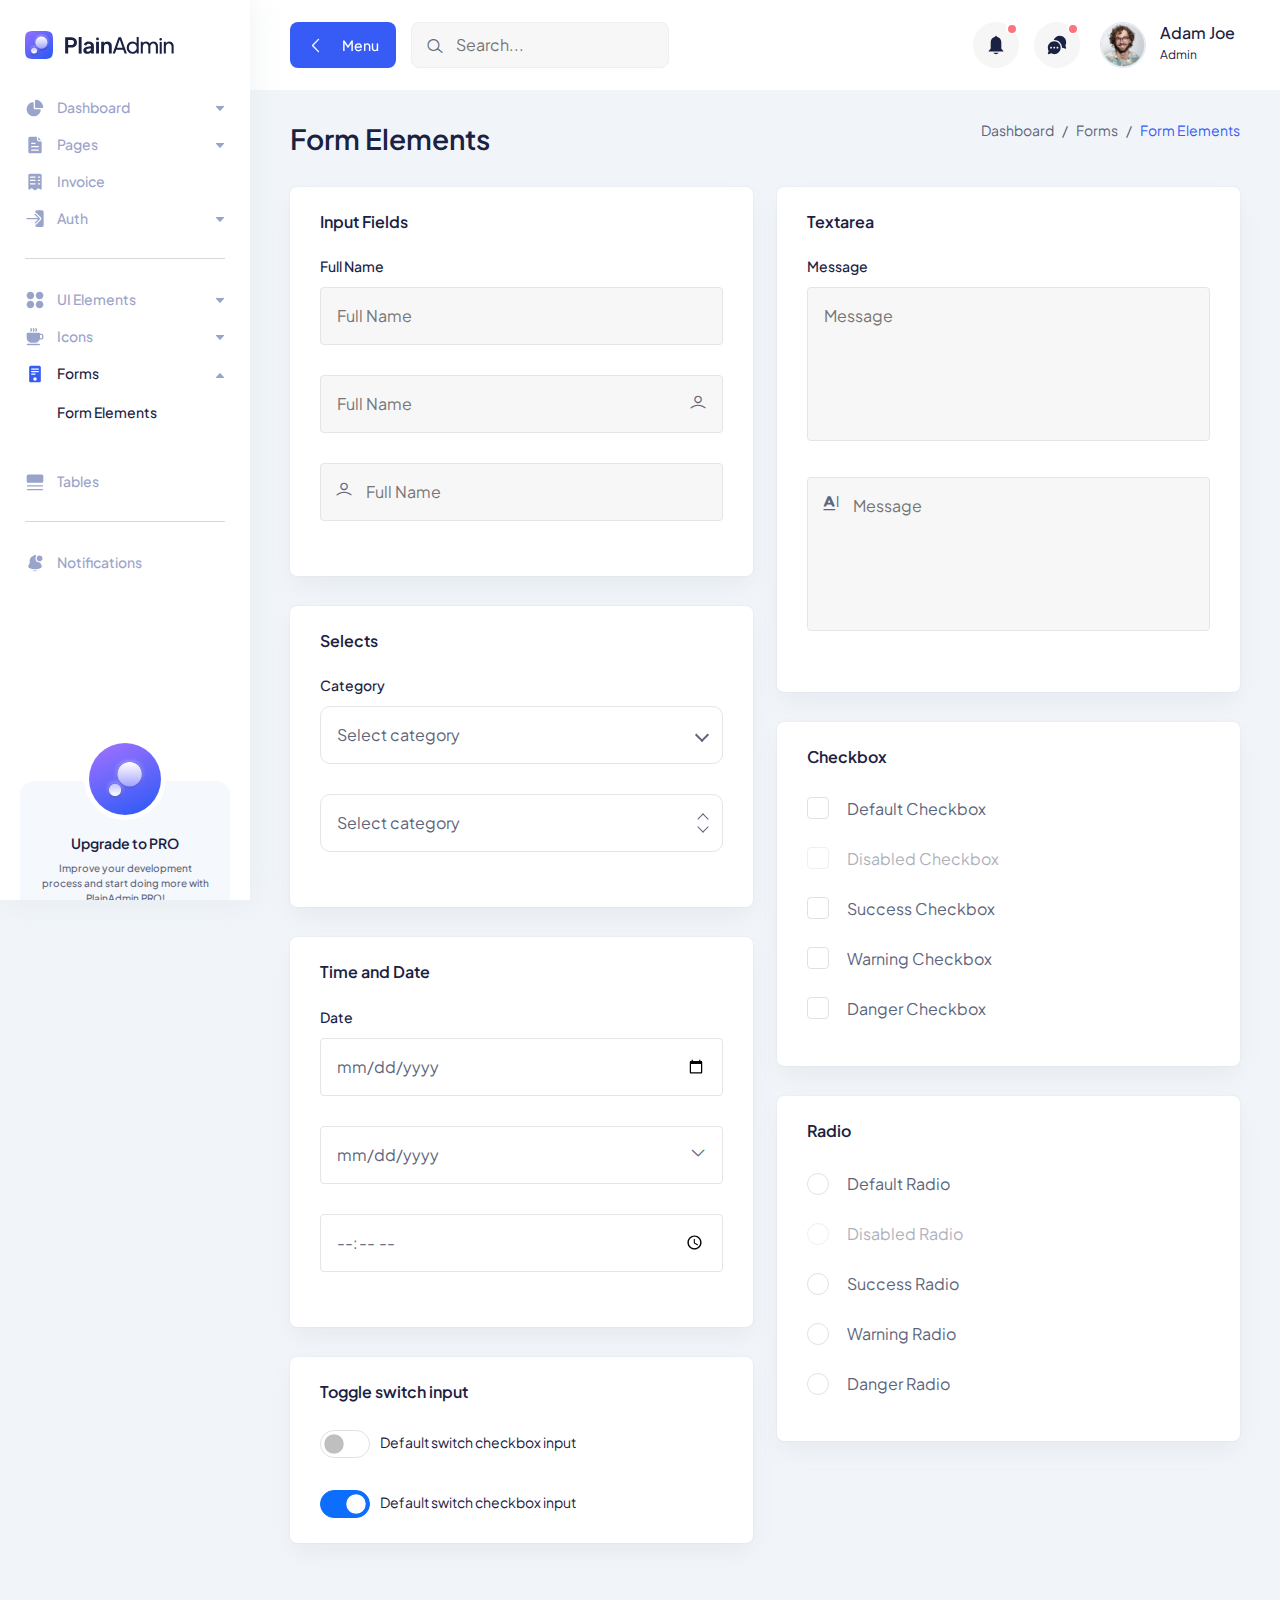
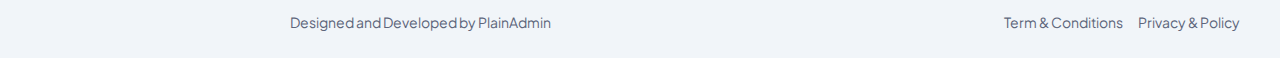
<file: dashboard - staff/form-elements.html>
<!DOCTYPE html>
<html lang="en">
  <head>
    <meta charset="UTF-8" />
    <meta http-equiv="X-UA-Compatible" content="IE=edge" />
    <meta name="viewport" content="width=device-width, initial-scale=1.0" />
    <link rel="shortcut icon" href="assets/images/favicon.svg" type="image/x-icon" />
    <title>Form Elements | PlainAdmin Demo</title>

    <!-- ========== All CSS files linkup ========= -->
    <link rel="stylesheet" href="assets/css/bootstrap.min.css" />
    <link rel="stylesheet" href="assets/css/lineicons.css" />
    <link rel="stylesheet" href="assets/css/materialdesignicons.min.css" />
    <link rel="stylesheet" href="assets/css/fullcalendar.css" />
    <link rel="stylesheet" href="assets/css/main.css" />
  </head>
  <body>
    <!-- ======== Preloader =========== -->
    <div id="preloader">
      <div class="spinner"></div>
    </div>
    <!-- ======== Preloader =========== -->

    <!-- ======== sidebar-nav start =========== -->
    <aside class="sidebar-nav-wrapper">
      <div class="navbar-logo">
        <a href="index.html">
          <img src="assets/images/logo/logo.svg" alt="logo" />
        </a>
      </div>
      <nav class="sidebar-nav">
        <ul>
          <li class="nav-item nav-item-has-children">
            <a
              href="#0"
              class="collapsed"
              data-bs-toggle="collapse"
              data-bs-target="#ddmenu_1"
              aria-controls="ddmenu_1"
              aria-expanded="false"
              aria-label="Toggle navigation"
            >
              <span class="icon">
                <svg width="20" height="20" viewBox="0 0 20 20" fill="none" xmlns="http://www.w3.org/2000/svg">
                  <path
                    d="M8.74999 18.3333C12.2376 18.3333 15.1364 15.8128 15.7244 12.4941C15.8448 11.8143 15.2737 11.25 14.5833 11.25H9.99999C9.30966 11.25 8.74999 10.6903 8.74999 10V5.41666C8.74999 4.7263 8.18563 4.15512 7.50586 4.27556C4.18711 4.86357 1.66666 7.76243 1.66666 11.25C1.66666 15.162 4.83797 18.3333 8.74999 18.3333Z" />
                  <path
                    d="M17.0833 10C17.7737 10 18.3432 9.43708 18.2408 8.75433C17.7005 5.14918 14.8508 2.29947 11.2457 1.75912C10.5629 1.6568 10 2.2263 10 2.91665V9.16666C10 9.62691 10.3731 10 10.8333 10H17.0833Z" />
                </svg>
              </span>
              <span class="text">Dashboard</span>
            </a>
            <ul id="ddmenu_1" class="collapse dropdown-nav">
              <li>
                <a href="index.html"> eCommerce </a>
              </li>
            </ul>
          </li>
          <li class="nav-item nav-item-has-children">
            <a
              href="#0"
              class="collapsed"
              data-bs-toggle="collapse"
              data-bs-target="#ddmenu_2"
              aria-controls="ddmenu_2"
              aria-expanded="false"
              aria-label="Toggle navigation"
            >
              <span class="icon">
                <svg width="20" height="20" viewBox="0 0 20 20" fill="none" xmlns="http://www.w3.org/2000/svg">
                  <path
                    d="M11.8097 1.66667C11.8315 1.66667 11.8533 1.6671 11.875 1.66796V4.16667C11.875 5.43232 12.901 6.45834 14.1667 6.45834H16.6654C16.6663 6.48007 16.6667 6.50186 16.6667 6.5237V16.6667C16.6667 17.5872 15.9205 18.3333 15 18.3333H5.00001C4.07954 18.3333 3.33334 17.5872 3.33334 16.6667V3.33334C3.33334 2.41286 4.07954 1.66667 5.00001 1.66667H11.8097ZM6.66668 7.70834C6.3215 7.70834 6.04168 7.98816 6.04168 8.33334C6.04168 8.67851 6.3215 8.95834 6.66668 8.95834H10C10.3452 8.95834 10.625 8.67851 10.625 8.33334C10.625 7.98816 10.3452 7.70834 10 7.70834H6.66668ZM6.04168 11.6667C6.04168 12.0118 6.3215 12.2917 6.66668 12.2917H13.3333C13.6785 12.2917 13.9583 12.0118 13.9583 11.6667C13.9583 11.3215 13.6785 11.0417 13.3333 11.0417H6.66668C6.3215 11.0417 6.04168 11.3215 6.04168 11.6667ZM6.66668 14.375C6.3215 14.375 6.04168 14.6548 6.04168 15C6.04168 15.3452 6.3215 15.625 6.66668 15.625H13.3333C13.6785 15.625 13.9583 15.3452 13.9583 15C13.9583 14.6548 13.6785 14.375 13.3333 14.375H6.66668Z" />
                  <path
                    d="M13.125 2.29167L16.0417 5.20834H14.1667C13.5913 5.20834 13.125 4.74197 13.125 4.16667V2.29167Z" />
                </svg>
              </span>
              <span class="text">Pages</span>
            </a>
            <ul id="ddmenu_2" class="collapse dropdown-nav">
              <li>
                <a href="settings.html"> Settings </a>
              </li>
              <li>
                <a href="blank-page.html"> Blank Page </a>
              </li>
            </ul>
          </li>
          <li class="nav-item">
            <a href="invoice.html">
              <span class="icon">
                <svg width="20" height="20" viewBox="0 0 20 20" fill="none" xmlns="http://www.w3.org/2000/svg">
                  <path
                    d="M3.33334 3.35442C3.33334 2.4223 4.07954 1.66666 5.00001 1.66666H15C15.9205 1.66666 16.6667 2.4223 16.6667 3.35442V16.8565C16.6667 17.5519 15.8827 17.9489 15.3333 17.5317L13.8333 16.3924C13.537 16.1673 13.1297 16.1673 12.8333 16.3924L10.5 18.1646C10.2037 18.3896 9.79634 18.3896 9.50001 18.1646L7.16668 16.3924C6.87038 16.1673 6.46298 16.1673 6.16668 16.3924L4.66668 17.5317C4.11731 17.9489 3.33334 17.5519 3.33334 16.8565V3.35442ZM4.79168 5.04218C4.79168 5.39173 5.0715 5.6751 5.41668 5.6751H10C10.3452 5.6751 10.625 5.39173 10.625 5.04218C10.625 4.69264 10.3452 4.40927 10 4.40927H5.41668C5.0715 4.40927 4.79168 4.69264 4.79168 5.04218ZM5.41668 7.7848C5.0715 7.7848 4.79168 8.06817 4.79168 8.41774C4.79168 8.76724 5.0715 9.05066 5.41668 9.05066H10C10.3452 9.05066 10.625 8.76724 10.625 8.41774C10.625 8.06817 10.3452 7.7848 10 7.7848H5.41668ZM4.79168 11.7932C4.79168 12.1428 5.0715 12.4262 5.41668 12.4262H10C10.3452 12.4262 10.625 12.1428 10.625 11.7932C10.625 11.4437 10.3452 11.1603 10 11.1603H5.41668C5.0715 11.1603 4.79168 11.4437 4.79168 11.7932ZM13.3333 4.40927C12.9882 4.40927 12.7083 4.69264 12.7083 5.04218C12.7083 5.39173 12.9882 5.6751 13.3333 5.6751H14.5833C14.9285 5.6751 15.2083 5.39173 15.2083 5.04218C15.2083 4.69264 14.9285 4.40927 14.5833 4.40927H13.3333ZM12.7083 8.41774C12.7083 8.76724 12.9882 9.05066 13.3333 9.05066H14.5833C14.9285 9.05066 15.2083 8.76724 15.2083 8.41774C15.2083 8.06817 14.9285 7.7848 14.5833 7.7848H13.3333C12.9882 7.7848 12.7083 8.06817 12.7083 8.41774ZM13.3333 11.1603C12.9882 11.1603 12.7083 11.4437 12.7083 11.7932C12.7083 12.1428 12.9882 12.4262 13.3333 12.4262H14.5833C14.9285 12.4262 15.2083 12.1428 15.2083 11.7932C15.2083 11.4437 14.9285 11.1603 14.5833 11.1603H13.3333Z" />
                </svg>
              </span>
              <span class="text">Invoice</span>
            </a>
          </li>
          <li class="nav-item nav-item-has-children">
            <a
              href="#0"
              class="collapsed"
              data-bs-toggle="collapse"
              data-bs-target="#ddmenu_3"
              aria-controls="ddmenu_3"
              aria-expanded="false"
              aria-label="Toggle navigation"
            >
              <span class="icon">
                <svg width="20" height="20" viewBox="0 0 20 20" fill="none" xmlns="http://www.w3.org/2000/svg">
                  <path
                    d="M14.9211 10.1294C15.1652 9.88534 15.1652 9.48967 14.9211 9.24559L10.7544 5.0789C10.5103 4.83482 10.1147 4.83482 9.87057 5.0789C9.62649 5.32297 9.62649 5.71871 9.87057 5.96278L12.9702 9.06251H1.97916C1.63398 9.06251 1.35416 9.34234 1.35416 9.68751C1.35416 10.0327 1.63398 10.3125 1.97916 10.3125H12.9702L9.87057 13.4123C9.62649 13.6563 9.62649 14.052 9.87057 14.2961C10.1147 14.5402 10.5103 14.5402 10.7544 14.2961L14.9211 10.1294Z" />
                  <path
                    d="M11.6383 15.18L15.805 11.0133C16.5373 10.2811 16.5373 9.09391 15.805 8.36166L11.6383 4.195C11.2722 3.82888 10.7923 3.64582 10.3125 3.64582V3.02082C10.3125 2.10035 11.0587 1.35416 11.9792 1.35416H16.9792C17.8997 1.35416 18.6458 2.10035 18.6458 3.02082V16.3542C18.6458 17.2747 17.8997 18.0208 16.9792 18.0208H11.9792C11.0587 18.0208 10.3125 17.2747 10.3125 16.3542V15.7292C10.7923 15.7292 11.2722 15.5461 11.6383 15.18Z" />
                </svg>
              </span>
              <span class="text">Auth</span>
            </a>
            <ul id="ddmenu_3" class="collapse dropdown-nav">
              <li>
                <a href="signin.html"> Sign In </a>
              </li>
              <li>
                <a href="signup.html"> Sign Up </a>
              </li>
            </ul>
          </li>
          <span class="divider"><hr /></span>
          <li class="nav-item nav-item-has-children">
            <a
              href="#0"
              class="collapsed"
              data-bs-toggle="collapse"
              data-bs-target="#ddmenu_4"
              aria-controls="ddmenu_4"
              aria-expanded="false"
              aria-label="Toggle navigation"
            >
              <span class="icon">
                <svg width="20" height="20" viewBox="0 0 20 20" fill="none" xmlns="http://www.w3.org/2000/svg">
                  <path
                    d="M1.66666 5.41669C1.66666 3.34562 3.34559 1.66669 5.41666 1.66669C7.48772 1.66669 9.16666 3.34562 9.16666 5.41669C9.16666 7.48775 7.48772 9.16669 5.41666 9.16669C3.34559 9.16669 1.66666 7.48775 1.66666 5.41669Z" />
                  <path
                    d="M1.66666 14.5834C1.66666 12.5123 3.34559 10.8334 5.41666 10.8334C7.48772 10.8334 9.16666 12.5123 9.16666 14.5834C9.16666 16.6545 7.48772 18.3334 5.41666 18.3334C3.34559 18.3334 1.66666 16.6545 1.66666 14.5834Z" />
                  <path
                    d="M10.8333 5.41669C10.8333 3.34562 12.5123 1.66669 14.5833 1.66669C16.6544 1.66669 18.3333 3.34562 18.3333 5.41669C18.3333 7.48775 16.6544 9.16669 14.5833 9.16669C12.5123 9.16669 10.8333 7.48775 10.8333 5.41669Z" />
                  <path
                    d="M10.8333 14.5834C10.8333 12.5123 12.5123 10.8334 14.5833 10.8334C16.6544 10.8334 18.3333 12.5123 18.3333 14.5834C18.3333 16.6545 16.6544 18.3334 14.5833 18.3334C12.5123 18.3334 10.8333 16.6545 10.8333 14.5834Z" />
                </svg>
              </span>
              <span class="text">UI Elements </span>
            </a>
            <ul id="ddmenu_4" class="collapse dropdown-nav">
              <li>
                <a href="alerts.html"> Alerts </a>
              </li>
              <li>
                <a href="buttons.html"> Buttons </a>
              </li>
              <li>
                <a href="cards.html"> Cards </a>
              </li>
              <li>
                <a href="modals.html">
                  <span class="text">
                    Modals <span class="pro-badge">Pro</span>
                  </span>
                </a>
              </li>
              <li>
                <a href="typography.html"> Typography </a>
              </li>
            </ul>
          </li>
          <li class="nav-item nav-item-has-children">
            <a
              href="#0"
              class="collapsed"
              data-bs-toggle="collapse"
              data-bs-target="#ddmenu_55"
              aria-controls="ddmenu_55"
              aria-expanded="false"
              aria-label="Toggle navigation"
            >
              <span class="icon">
                <svg width="20" height="20" viewBox="0 0 20 20" fill="none" xmlns="http://www.w3.org/2000/svg">
                  <path
                    d="M5.48663 1.1466C5.77383 0.955131 6.16188 1.03274 6.35335 1.31994L6.87852 2.10769C7.20508 2.59755 7.20508 3.23571 6.87852 3.72556L6.35335 4.51331C6.16188 4.80052 5.77383 4.87813 5.48663 4.68666C5.19943 4.49519 5.12182 4.10715 5.31328 3.81994L5.83845 3.03219C5.88511 2.96221 5.88511 2.87105 5.83845 2.80106L5.31328 2.01331C5.12182 1.72611 5.19943 1.33806 5.48663 1.1466Z" />
                  <path
                    d="M2.49999 5.83331C2.03976 5.83331 1.66666 6.2064 1.66666 6.66665V10.8333C1.66666 13.5948 3.90523 15.8333 6.66666 15.8333H9.99999C12.1856 15.8333 14.0436 14.431 14.7235 12.4772C14.8134 12.4922 14.9058 12.5 15 12.5H16.6667C17.5872 12.5 18.3333 11.7538 18.3333 10.8333V8.33331C18.3333 7.41284 17.5872 6.66665 16.6667 6.66665H15C15 6.2064 14.6269 5.83331 14.1667 5.83331H2.49999ZM14.9829 11.2496C14.9942 11.1123 15 10.9735 15 10.8333V7.91665H16.6667C16.8967 7.91665 17.0833 8.10319 17.0833 8.33331V10.8333C17.0833 11.0634 16.8967 11.25 16.6667 11.25H15L14.9898 11.2498L14.9829 11.2496Z" />
                  <path
                    d="M8.85332 1.31994C8.6619 1.03274 8.27383 0.955131 7.98663 1.1466C7.69943 1.33806 7.62182 1.72611 7.81328 2.01331L8.33848 2.80106C8.38507 2.87105 8.38507 2.96221 8.33848 3.03219L7.81328 3.81994C7.62182 4.10715 7.69943 4.49519 7.98663 4.68666C8.27383 4.87813 8.6619 4.80052 8.85332 4.51331L9.37848 3.72556C9.70507 3.23571 9.70507 2.59755 9.37848 2.10769L8.85332 1.31994Z" />
                  <path
                    d="M10.4867 1.1466C10.7738 0.955131 11.1619 1.03274 11.3533 1.31994L11.8785 2.10769C12.2051 2.59755 12.2051 3.23571 11.8785 3.72556L11.3533 4.51331C11.1619 4.80052 10.7738 4.87813 10.4867 4.68666C10.1994 4.49519 10.1218 4.10715 10.3133 3.81994L10.8385 3.03219C10.8851 2.96221 10.8851 2.87105 10.8385 2.80106L10.3133 2.01331C10.1218 1.72611 10.1994 1.33806 10.4867 1.1466Z" />
                  <path
                    d="M2.49999 16.6667C2.03976 16.6667 1.66666 17.0398 1.66666 17.5C1.66666 17.9602 2.03976 18.3334 2.49999 18.3334H14.1667C14.6269 18.3334 15 17.9602 15 17.5C15 17.0398 14.6269 16.6667 14.1667 16.6667H2.49999Z" />
                </svg>
              </span>
              <span class="text">Icons</span>
            </a>
            <ul id="ddmenu_55" class="collapse dropdown-nav">
              <li>
                <a href="icons.html"> LineIcons </a>
              </li>
              <li>
                <a href="mdi-icons.html"> MDI Icons </a>
              </li>
            </ul>
          </li>
          <li class="nav-item nav-item-has-children">
            <a
              href="#0"
              class=""
              data-bs-toggle="collapse"
              data-bs-target="#ddmenu_5"
              aria-controls="ddmenu_5"
              aria-expanded="true"
              aria-label="Toggle navigation"
            >
              <span class="icon">
                <svg width="20" height="20" viewBox="0 0 20 20" fill="none" xmlns="http://www.w3.org/2000/svg">
                  <path
                    d="M4.16666 3.33335C4.16666 2.41288 4.91285 1.66669 5.83332 1.66669H14.1667C15.0872 1.66669 15.8333 2.41288 15.8333 3.33335V16.6667C15.8333 17.5872 15.0872 18.3334 14.1667 18.3334H5.83332C4.91285 18.3334 4.16666 17.5872 4.16666 16.6667V3.33335ZM6.04166 5.00002C6.04166 5.3452 6.32148 5.62502 6.66666 5.62502H13.3333C13.6785 5.62502 13.9583 5.3452 13.9583 5.00002C13.9583 4.65485 13.6785 4.37502 13.3333 4.37502H6.66666C6.32148 4.37502 6.04166 4.65485 6.04166 5.00002ZM6.66666 6.87502C6.32148 6.87502 6.04166 7.15485 6.04166 7.50002C6.04166 7.8452 6.32148 8.12502 6.66666 8.12502H13.3333C13.6785 8.12502 13.9583 7.8452 13.9583 7.50002C13.9583 7.15485 13.6785 6.87502 13.3333 6.87502H6.66666ZM6.04166 10C6.04166 10.3452 6.32148 10.625 6.66666 10.625H9.99999C10.3452 10.625 10.625 10.3452 10.625 10C10.625 9.65485 10.3452 9.37502 9.99999 9.37502H6.66666C6.32148 9.37502 6.04166 9.65485 6.04166 10ZM9.99999 16.6667C10.9205 16.6667 11.6667 15.9205 11.6667 15C11.6667 14.0795 10.9205 13.3334 9.99999 13.3334C9.07949 13.3334 8.33332 14.0795 8.33332 15C8.33332 15.9205 9.07949 16.6667 9.99999 16.6667Z" />
                </svg>
              </span>
              <span class="text"> Forms </span>
            </a>
            <ul id="ddmenu_5" class="collapsed show dropdown-nav">
              <li>
                <a href="form-elements.html" class="active"> Form Elements </a>
              </li>
            </ul>
          </li>
          <li class="nav-item">
            <a href="tables.html">
              <span class="icon">
                <svg width="20" height="20" viewBox="0 0 20 20" fill="none" xmlns="http://www.w3.org/2000/svg">
                  <path
                    d="M1.66666 4.16667C1.66666 3.24619 2.41285 2.5 3.33332 2.5H16.6667C17.5872 2.5 18.3333 3.24619 18.3333 4.16667V9.16667C18.3333 10.0872 17.5872 10.8333 16.6667 10.8333H3.33332C2.41285 10.8333 1.66666 10.0872 1.66666 9.16667V4.16667Z" />
                  <path
                    d="M1.875 13.75C1.875 13.4048 2.15483 13.125 2.5 13.125H17.5C17.8452 13.125 18.125 13.4048 18.125 13.75C18.125 14.0952 17.8452 14.375 17.5 14.375H2.5C2.15483 14.375 1.875 14.0952 1.875 13.75Z" />
                  <path
                    d="M2.5 16.875C2.15483 16.875 1.875 17.1548 1.875 17.5C1.875 17.8452 2.15483 18.125 2.5 18.125H17.5C17.8452 18.125 18.125 17.8452 18.125 17.5C18.125 17.1548 17.8452 16.875 17.5 16.875H2.5Z" />
                </svg>
              </span>
              <span class="text">Tables</span>
            </a>
          </li>
          <span class="divider"><hr /></span>

          <li class="nav-item">
            <a href="notification.html">
              <span class="icon">
                <svg width="20" height="20" viewBox="0 0 20 20" fill="none" xmlns="http://www.w3.org/2000/svg">
                  <path
                    d="M10.8333 2.50008C10.8333 2.03984 10.4602 1.66675 9.99999 1.66675C9.53975 1.66675 9.16666 2.03984 9.16666 2.50008C9.16666 2.96032 9.53975 3.33341 9.99999 3.33341C10.4602 3.33341 10.8333 2.96032 10.8333 2.50008Z" />
                  <path
                    d="M17.5 5.41673C17.5 7.02756 16.1942 8.33339 14.5833 8.33339C12.9725 8.33339 11.6667 7.02756 11.6667 5.41673C11.6667 3.80589 12.9725 2.50006 14.5833 2.50006C16.1942 2.50006 17.5 3.80589 17.5 5.41673Z" />
                  <path
                    d="M11.4272 2.69637C10.9734 2.56848 10.4947 2.50006 10 2.50006C7.10054 2.50006 4.75003 4.85057 4.75003 7.75006V9.20873C4.75003 9.72814 4.62082 10.2393 4.37404 10.6963L3.36705 12.5611C2.89938 13.4272 3.26806 14.5081 4.16749 14.9078C7.88074 16.5581 12.1193 16.5581 15.8326 14.9078C16.732 14.5081 17.1007 13.4272 16.633 12.5611L15.626 10.6963C15.43 10.3333 15.3081 9.93606 15.2663 9.52773C15.0441 9.56431 14.8159 9.58339 14.5833 9.58339C12.2822 9.58339 10.4167 7.71791 10.4167 5.41673C10.4167 4.37705 10.7975 3.42631 11.4272 2.69637Z" />
                  <path
                    d="M7.48901 17.1925C8.10004 17.8918 8.99841 18.3335 10 18.3335C11.0016 18.3335 11.9 17.8918 12.511 17.1925C10.8482 17.4634 9.15183 17.4634 7.48901 17.1925Z" />
                </svg>
              </span>
              <span class="text">Notifications</span>
            </a>
          </li>
        </ul>
      </nav>
      <div class="promo-box">
        <div class="promo-icon">
          <img class="mx-auto" src="./assets/images/logo/logo-icon-big.svg" alt="Logo">
        </div>
        <h3>Upgrade to PRO</h3>
        <p>Improve your development process and start doing more with PlainAdmin PRO!</p>
        <a href="https://plainadmin.com/pro" target="_blank" rel="nofollow" class="main-btn primary-btn btn-hover">
          Upgrade to PRO
        </a>
      </div>
    </aside>
    <div class="overlay"></div>
    <!-- ======== sidebar-nav end =========== -->

    <!-- ======== main-wrapper start =========== -->
    <main class="main-wrapper">
      <!-- ========== header start ========== -->
      <header class="header">
        <div class="container-fluid">
          <div class="row">
            <div class="col-lg-5 col-md-5 col-6">
              <div class="header-left d-flex align-items-center">
                <div class="menu-toggle-btn mr-15">
                  <button id="menu-toggle" class="main-btn primary-btn btn-hover">
                    <i class="lni lni-chevron-left me-2"></i> Menu
                  </button>
                </div>
                <div class="header-search d-none d-md-flex">
                  <form action="#">
                    <input type="text" placeholder="Search..." />
                    <button><i class="lni lni-search-alt"></i></button>
                  </form>
                </div>
              </div>
            </div>
            <div class="col-lg-7 col-md-7 col-6">
              <div class="header-right">
                <!-- notification start -->
                <div class="notification-box ml-15 d-none d-md-flex">
                  <button class="dropdown-toggle" type="button" id="notification" data-bs-toggle="dropdown"
                    aria-expanded="false">
                    <svg width="22" height="22" viewBox="0 0 22 22" fill="none" xmlns="http://www.w3.org/2000/svg">
                      <path
                        d="M11 20.1667C9.88317 20.1667 8.88718 19.63 8.23901 18.7917H13.761C13.113 19.63 12.1169 20.1667 11 20.1667Z"
                        fill="" />
                      <path
                        d="M10.1157 2.74999C10.1157 2.24374 10.5117 1.83333 11 1.83333C11.4883 1.83333 11.8842 2.24374 11.8842 2.74999V2.82604C14.3932 3.26245 16.3051 5.52474 16.3051 8.24999V14.287C16.3051 14.5301 16.3982 14.7633 16.564 14.9352L18.2029 16.6342C18.4814 16.9229 18.2842 17.4167 17.8903 17.4167H4.10961C3.71574 17.4167 3.5185 16.9229 3.797 16.6342L5.43589 14.9352C5.6017 14.7633 5.69485 14.5301 5.69485 14.287V8.24999C5.69485 5.52474 7.60672 3.26245 10.1157 2.82604V2.74999Z"
                        fill="" />
                    </svg>
                    <span></span>
                  </button>
                  <ul class="dropdown-menu dropdown-menu-end" aria-labelledby="notification">
                    <li>
                      <a href="#0">
                        <div class="image">
                          <img src="assets/images/lead/lead-6.png" alt="" />
                        </div>
                        <div class="content">
                          <h6>
                            John Doe
                            <span class="text-regular">
                              comment on a product.
                            </span>
                          </h6>
                          <p>
                            Lorem ipsum dolor sit amet, consect etur adipiscing
                            elit Vivamus tortor.
                          </p>
                          <span>10 mins ago</span>
                        </div>
                      </a>
                    </li>
                    <li>
                      <a href="#0">
                        <div class="image">
                          <img src="assets/images/lead/lead-1.png" alt="" />
                        </div>
                        <div class="content">
                          <h6>
                            Jonathon
                            <span class="text-regular">
                              like on a product.
                            </span>
                          </h6>
                          <p>
                            Lorem ipsum dolor sit amet, consect etur adipiscing
                            elit Vivamus tortor.
                          </p>
                          <span>10 mins ago</span>
                        </div>
                      </a>
                    </li>
                  </ul>
                </div>
                <!-- notification end -->
                <!-- message start -->
                <div class="header-message-box ml-15 d-none d-md-flex">
                  <button class="dropdown-toggle" type="button" id="message" data-bs-toggle="dropdown"
                    aria-expanded="false">
                    <svg width="22" height="22" viewBox="0 0 22 22" fill="none" xmlns="http://www.w3.org/2000/svg">
                      <path
                        d="M7.74866 5.97421C7.91444 5.96367 8.08162 5.95833 8.25005 5.95833C12.5532 5.95833 16.0417 9.4468 16.0417 13.75C16.0417 13.9184 16.0364 14.0856 16.0259 14.2514C16.3246 14.138 16.6127 14.003 16.8883 13.8482L19.2306 14.629C19.7858 14.8141 20.3141 14.2858 20.129 13.7306L19.3482 11.3882C19.8694 10.4604 20.1667 9.38996 20.1667 8.25C20.1667 4.70617 17.2939 1.83333 13.75 1.83333C11.0077 1.83333 8.66702 3.55376 7.74866 5.97421Z"
                        fill="" />
                      <path
                        d="M14.6667 13.75C14.6667 17.2938 11.7939 20.1667 8.25004 20.1667C7.11011 20.1667 6.03962 19.8694 5.11182 19.3482L2.76946 20.129C2.21421 20.3141 1.68597 19.7858 1.87105 19.2306L2.65184 16.8882C2.13062 15.9604 1.83338 14.89 1.83338 13.75C1.83338 10.2062 4.70622 7.33333 8.25004 7.33333C11.7939 7.33333 14.6667 10.2062 14.6667 13.75ZM5.95838 13.75C5.95838 13.2437 5.54797 12.8333 5.04171 12.8333C4.53545 12.8333 4.12504 13.2437 4.12504 13.75C4.12504 14.2563 4.53545 14.6667 5.04171 14.6667C5.54797 14.6667 5.95838 14.2563 5.95838 13.75ZM9.16671 13.75C9.16671 13.2437 8.7563 12.8333 8.25004 12.8333C7.74379 12.8333 7.33338 13.2437 7.33338 13.75C7.33338 14.2563 7.74379 14.6667 8.25004 14.6667C8.7563 14.6667 9.16671 14.2563 9.16671 13.75ZM11.4584 14.6667C11.9647 14.6667 12.375 14.2563 12.375 13.75C12.375 13.2437 11.9647 12.8333 11.4584 12.8333C10.9521 12.8333 10.5417 13.2437 10.5417 13.75C10.5417 14.2563 10.9521 14.6667 11.4584 14.6667Z"
                        fill="" />
                    </svg>
                    <span></span>
                  </button>
                  <ul class="dropdown-menu dropdown-menu-end" aria-labelledby="message">
                    <li>
                      <a href="#0">
                        <div class="image">
                          <img src="assets/images/lead/lead-5.png" alt="" />
                        </div>
                        <div class="content">
                          <h6>Jacob Jones</h6>
                          <p>Hey!I can across your profile and ...</p>
                          <span>10 mins ago</span>
                        </div>
                      </a>
                    </li>
                    <li>
                      <a href="#0">
                        <div class="image">
                          <img src="assets/images/lead/lead-3.png" alt="" />
                        </div>
                        <div class="content">
                          <h6>John Doe</h6>
                          <p>Would you mind please checking out</p>
                          <span>12 mins ago</span>
                        </div>
                      </a>
                    </li>
                    <li>
                      <a href="#0">
                        <div class="image">
                          <img src="assets/images/lead/lead-2.png" alt="" />
                        </div>
                        <div class="content">
                          <h6>Anee Lee</h6>
                          <p>Hey! are you available for freelance?</p>
                          <span>1h ago</span>
                        </div>
                      </a>
                    </li>
                  </ul>
                </div>
                <!-- message end -->
                <!-- profile start -->
                <div class="profile-box ml-15">
                  <button class="dropdown-toggle bg-transparent border-0" type="button" id="profile"
                    data-bs-toggle="dropdown" aria-expanded="false">
                    <div class="profile-info">
                      <div class="info">
                        <div class="image">
                          <img src="assets/images/profile/profile-image.png" alt="" />
                        </div>
                        <div>
                          <h6 class="fw-500">Adam Joe</h6>
                          <p>Admin</p>
                        </div>
                      </div>
                    </div>
                  </button>
                  <ul class="dropdown-menu dropdown-menu-end" aria-labelledby="profile">
                    <li>
                      <div class="author-info flex items-center !p-1">
                        <div class="image">
                          <img src="assets/images/profile/profile-image.png" alt="image">
                        </div>
                        <div class="content">
                          <h4 class="text-sm">Adam Joe</h4>
                          <a class="text-black/40 dark:text-white/40 hover:text-black dark:hover:text-white text-xs"
                            href="#">Email@gmail.com</a>
                        </div>
                      </div>
                    </li>
                    <li class="divider"></li>
                    <li>
                      <a href="#0">
                        <i class="lni lni-user"></i> View Profile
                      </a>
                    </li>
                    <li>
                      <a href="#0">
                        <i class="lni lni-alarm"></i> Notifications
                      </a>
                    </li>
                    <li>
                      <a href="#0"> <i class="lni lni-inbox"></i> Messages </a>
                    </li>
                    <li>
                      <a href="#0"> <i class="lni lni-cog"></i> Settings </a>
                    </li>
                    <li class="divider"></li>
                    <li>
                      <a href="#0"> <i class="lni lni-exit"></i> Sign Out </a>
                    </li>
                  </ul>
                </div>
                <!-- profile end -->
              </div>
            </div>
          </div>
        </div>
      </header>
      <!-- ========== header end ========== -->

      <!-- ========== tab components start ========== -->
      <section class="tab-components">
        <div class="container-fluid">
          <!-- ========== title-wrapper start ========== -->
          <div class="title-wrapper pt-30">
            <div class="row align-items-center">
              <div class="col-md-6">
                <div class="title">
                  <h2>Form Elements</h2>
                </div>
              </div>
              <!-- end col -->
              <div class="col-md-6">
                <div class="breadcrumb-wrapper">
                  <nav aria-label="breadcrumb">
                    <ol class="breadcrumb">
                      <li class="breadcrumb-item">
                        <a href="#0">Dashboard</a>
                      </li>
                      <li class="breadcrumb-item"><a href="#0">Forms</a></li>
                      <li class="breadcrumb-item active" aria-current="page">
                        Form Elements
                      </li>
                    </ol>
                  </nav>
                </div>
              </div>
              <!-- end col -->
            </div>
            <!-- end row -->
          </div>
          <!-- ========== title-wrapper end ========== -->

          <!-- ========== form-elements-wrapper start ========== -->
          <div class="form-elements-wrapper">
            <div class="row">
              <div class="col-lg-6">
                <!-- input style start -->
                <div class="card-style mb-30">
                  <h6 class="mb-25">Input Fields</h6>
                  <div class="input-style-1">
                    <label>Full Name</label>
                    <input type="text" placeholder="Full Name" />
                  </div>
                  <!-- end input -->
                  <div class="input-style-2">
                    <input type="text" placeholder="Full Name" />
                    <span class="icon"> <i class="lni lni-user"></i> </span>
                  </div>
                  <!-- end input -->
                  <div class="input-style-3">
                    <input type="text" placeholder="Full Name" />
                    <span class="icon"><i class="lni lni-user"></i></span>
                  </div>
                  <!-- end input -->
                </div>
                <!-- end card -->
                <!-- ======= input style end ======= -->

                <!-- ======= select style start ======= -->
                <div class="card-style mb-30">
                  <h6 class="mb-25">Selects</h6>
                  <div class="select-style-1">
                    <label>Category</label>
                    <div class="select-position">
                      <select>
                        <option value="">Select category</option>
                        <option value="">Category one</option>
                        <option value="">Category two</option>
                        <option value="">Category three</option>
                      </select>
                    </div>
                  </div>
                  <!-- end select -->
                  <div class="select-style-2">
                    <div class="select-position">
                      <select>
                        <option value="">Select category</option>
                        <option value="">Category one</option>
                        <option value="">Category two</option>
                        <option value="">Category three</option>
                      </select>
                    </div>
                  </div>
                  <!-- end select -->
                </div>
                <!-- end card -->
                <!-- ======= select style end ======= -->

                <!-- ======= select style start ======= -->
                <div class="card-style mb-30">
                  <h6 class="mb-25">Time and Date</h6>
                  <div class="input-style-1">
                    <label>Date</label>
                    <input type="date" />
                  </div>
                  <!-- end input -->
                  <div class="input-style-2">
                    <input type="date" />
                    <span class="icon"><i class="lni lni-chevron-down"></i></span>
                  </div>
                  <!-- end input -->
                  <div class="input-style-2">
                    <input type="time" />
                  </div>
                  <!-- end input -->
                </div>
                <!-- end card -->
                <!-- ======= input style end ======= -->

                <!-- ======= input switch style start ======= -->
                <div class="card-style mb-30">
                  <h6 class="mb-25">Toggle switch input</h6>
                  <div class="form-check form-switch toggle-switch mb-30">
                    <input class="form-check-input" type="checkbox" id="toggleSwitch1" />
                    <label class="form-check-label" for="toggleSwitch1">Default switch checkbox input</label>
                  </div>
                  <div class="form-check form-switch toggle-switch">
                    <input class="form-check-input" type="checkbox" id="toggleSwitch2" checked />
                    <label class="form-check-label" for="toggleSwitch2">Default switch checkbox input</label>
                  </div>
                </div>
                <!-- ======= input switch style end ======= -->
              </div>
              <!-- end col -->
              <div class="col-lg-6">
                <!-- ======= textarea style start ======= -->
                <div class="card-style mb-30">
                  <h6 class="mb-25">Textarea</h6>
                  <div class="input-style-1">
                    <label>Message</label>
                    <textarea placeholder="Message" rows="5"></textarea>
                  </div>
                  <!-- end textarea -->
                  <div class="input-style-3">
                    <textarea placeholder="Message" rows="5"></textarea>
                    <span class="icon"><i class="lni lni-text-format"></i></span>
                  </div>
                  <!-- end textarea -->
                </div>
                <!-- ======= textarea style end ======= -->

                <!-- ======= checkbox style start ======= -->
                <div class="card-style mb-30">
                  <h6 class="mb-25">Checkbox</h6>
                  <div class="form-check checkbox-style mb-20">
                    <input class="form-check-input" type="checkbox" value="" id="checkbox-1" />
                    <label class="form-check-label" for="checkbox-1">
                      Default Checkbox</label>
                  </div>
                  <!-- end checkbox -->
                  <div class="form-check checkbox-style mb-20">
                    <input class="form-check-input" type="checkbox" value="" id="checkbox-2" disabled />
                    <label class="form-check-label" for="checkbox-2">
                      Disabled Checkbox</label>
                  </div>
                  <!-- end checkbox -->
                  <div class="form-check checkbox-style checkbox-success mb-20">
                    <input class="form-check-input" type="checkbox" value="" id="checkbox-3" />
                    <label class="form-check-label" for="checkbox-3">
                      Success Checkbox</label>
                  </div>
                  <!-- end checkbox -->
                  <div class="form-check checkbox-style checkbox-warning mb-20">
                    <input class="form-check-input" type="checkbox" value="" id="checkbox-4" />
                    <label class="form-check-label" for="checkbox-4">
                      Warning Checkbox</label>
                  </div>
                  <!-- end checkbox -->
                  <div class="form-check checkbox-style checkbox-danger mb-20">
                    <input class="form-check-input" type="checkbox" value="" id="checkbox-5" />
                    <label class="form-check-label" for="checkbox-5">
                      Danger Checkbox</label>
                  </div>
                  <!-- end checkbox -->
                </div>
                <!-- ======= checkbox style end ======= -->

                <!-- ======= radio style start ======= -->
                <div class="card-style mb-30">
                  <h6 class="mb-25">Radio</h6>
                  <div class="form-check radio-style mb-20">
                    <input class="form-check-input" type="radio" value="" id="radio-1" />
                    <label class="form-check-label" for="radio-1">
                      Default Radio</label>
                  </div>
                  <!-- end radio -->
                  <div class="form-check radio-style mb-20">
                    <input class="form-check-input" type="radio" value="" id="radio-2" disabled />
                    <label class="form-check-label" for="radio-2">
                      Disabled Radio</label>
                  </div>
                  <!-- end radio -->
                  <div class="form-check radio-style radio-success mb-20">
                    <input class="form-check-input" type="radio" value="" id="radio-3" />
                    <label class="form-check-label" for="radio-3">
                      Success Radio</label>
                  </div>
                  <!-- end radio -->
                  <div class="form-check radio-style radio-warning mb-20">
                    <input class="form-check-input" type="radio" value="" id="radio-4" />
                    <label class="form-check-label" for="radio-4">
                      Warning Radio</label>
                  </div>
                  <!-- end radio -->
                  <div class="form-check radio-style radio-danger mb-20">
                    <input class="form-check-input" type="radio" value="" id="radio-5" />
                    <label class="form-check-label" for="radio-5">
                      Danger Radio</label>
                  </div>
                  <!-- end radio -->
                </div>
                <!-- ======= radio style end ======= -->
              </div>
              <!-- end col -->
            </div>
            <!-- end row -->
          </div>
          <!-- ========== form-elements-wrapper end ========== -->
        </div>
        <!-- end container -->
      </section>
      <!-- ========== tab components end ========== -->

      <!-- ========== footer start =========== -->
      <footer class="footer">
        <div class="container-fluid">
          <div class="row">
            <div class="col-md-6 order-last order-md-first">
              <div class="copyright text-center text-md-start">
                <p class="text-sm">
                  Designed and Developed by
                  <a href="https://plainadmin.com" rel="nofollow" target="_blank">
                    PlainAdmin
                  </a>
                </p>
              </div>
            </div>
            <!-- end col-->
            <div class="col-md-6">
              <div class="terms d-flex justify-content-center justify-content-md-end">
                <a href="#0" class="text-sm">Term & Conditions</a>
                <a href="#0" class="text-sm ml-15">Privacy & Policy</a>
              </div>
            </div>
          </div>
          <!-- end row -->
        </div>
        <!-- end container -->
      </footer>
      <!-- ========== footer end =========== -->
    </main>
    <!-- ======== main-wrapper end =========== -->

    <!-- ========= All Javascript files linkup ======== -->
    <script src="assets/js/bootstrap.bundle.min.js"></script>
    <script src="assets/js/Chart.min.js"></script>
    <script src="assets/js/dynamic-pie-chart.js"></script>
    <script src="assets/js/moment.min.js"></script>
    <script src="assets/js/fullcalendar.js"></script>
    <script src="assets/js/jvectormap.min.js"></script>
    <script src="assets/js/world-merc.js"></script>
    <script src="assets/js/polyfill.js"></script>
    <script src="assets/js/main.js"></script>
  </body>
</html>
</file>
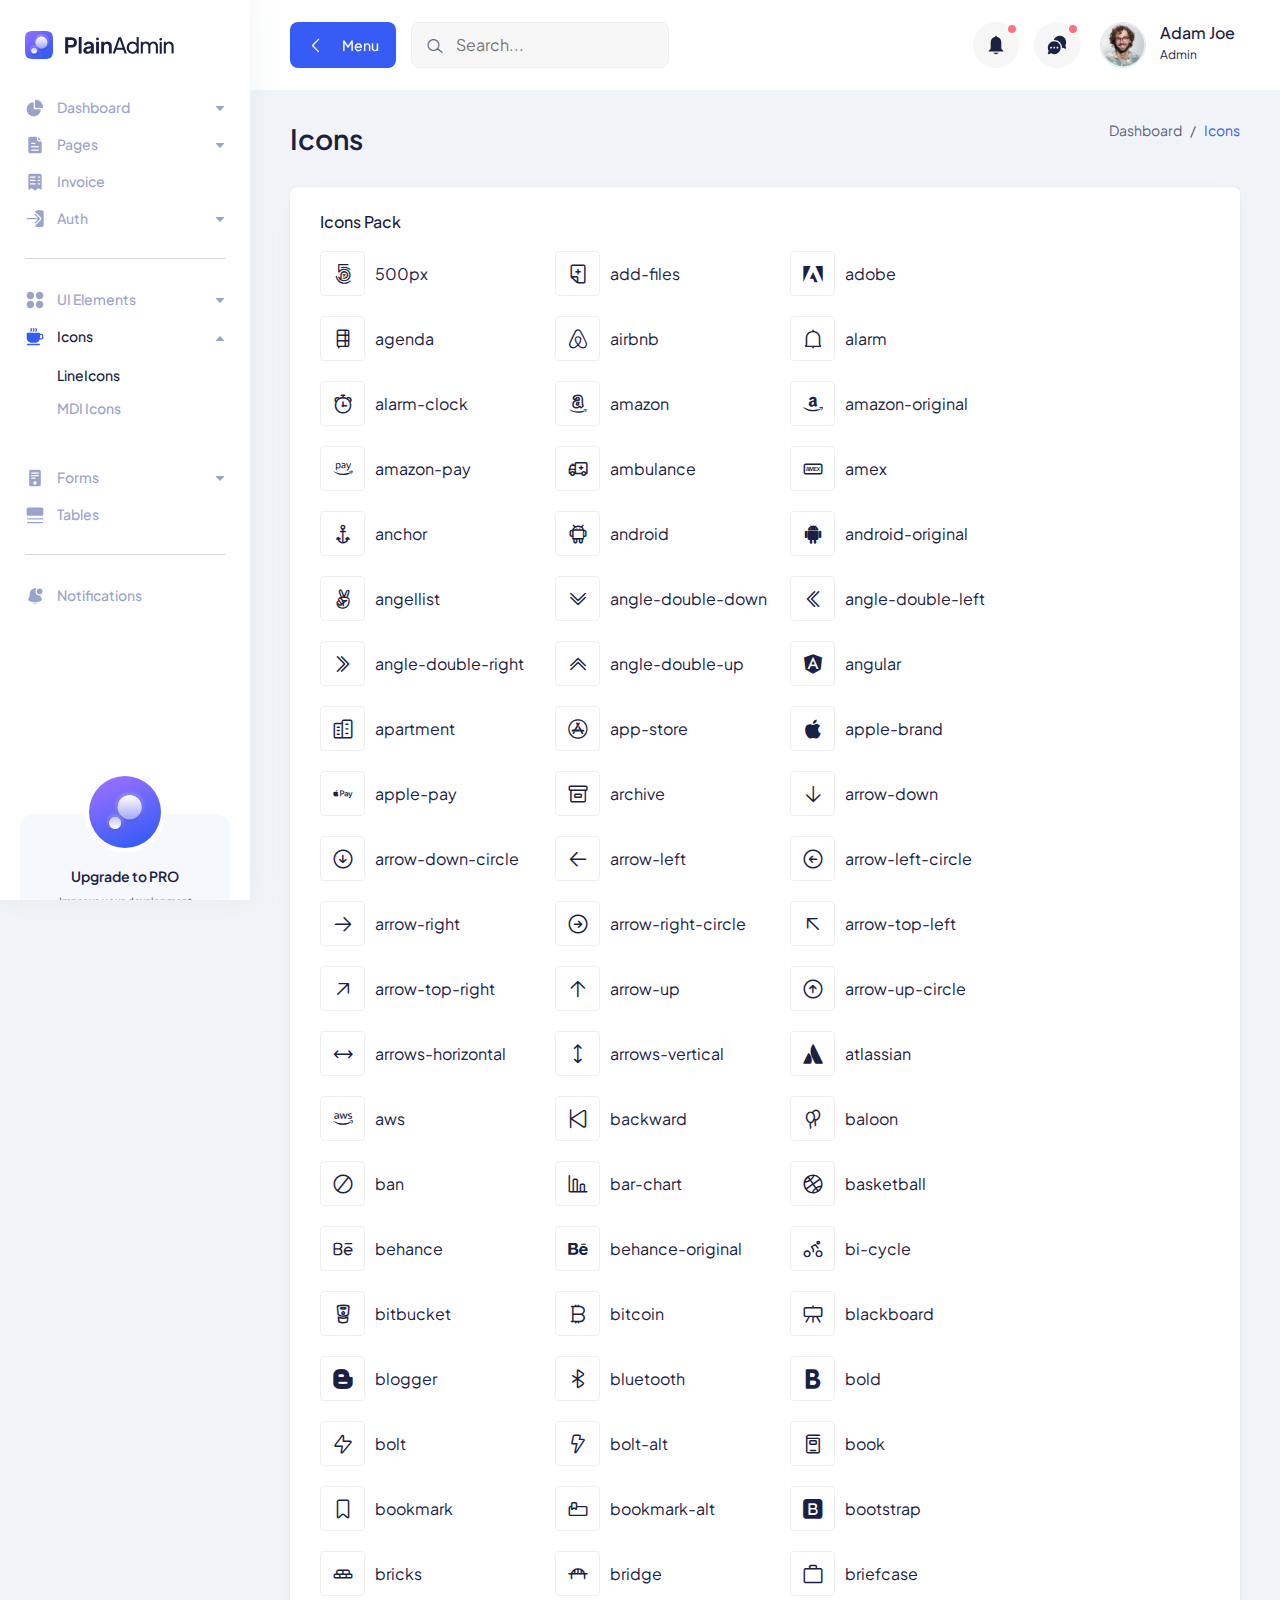
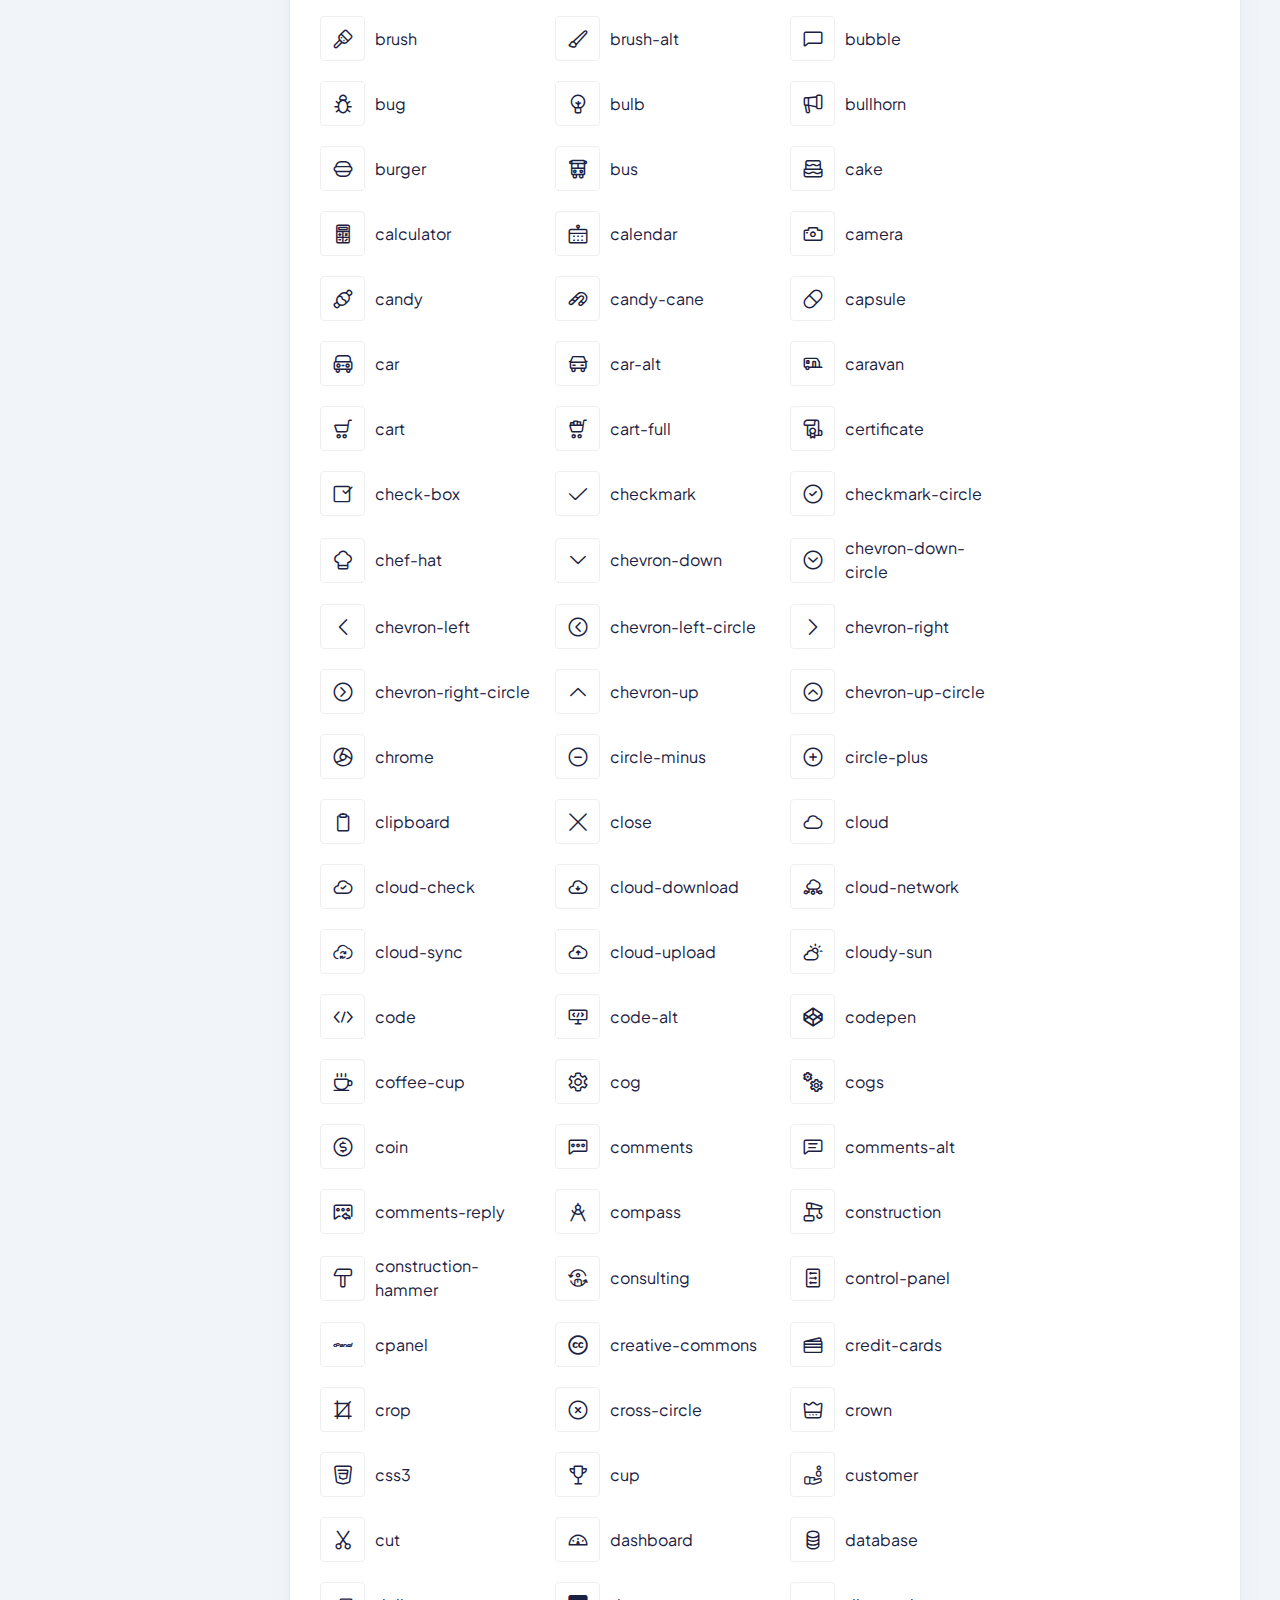
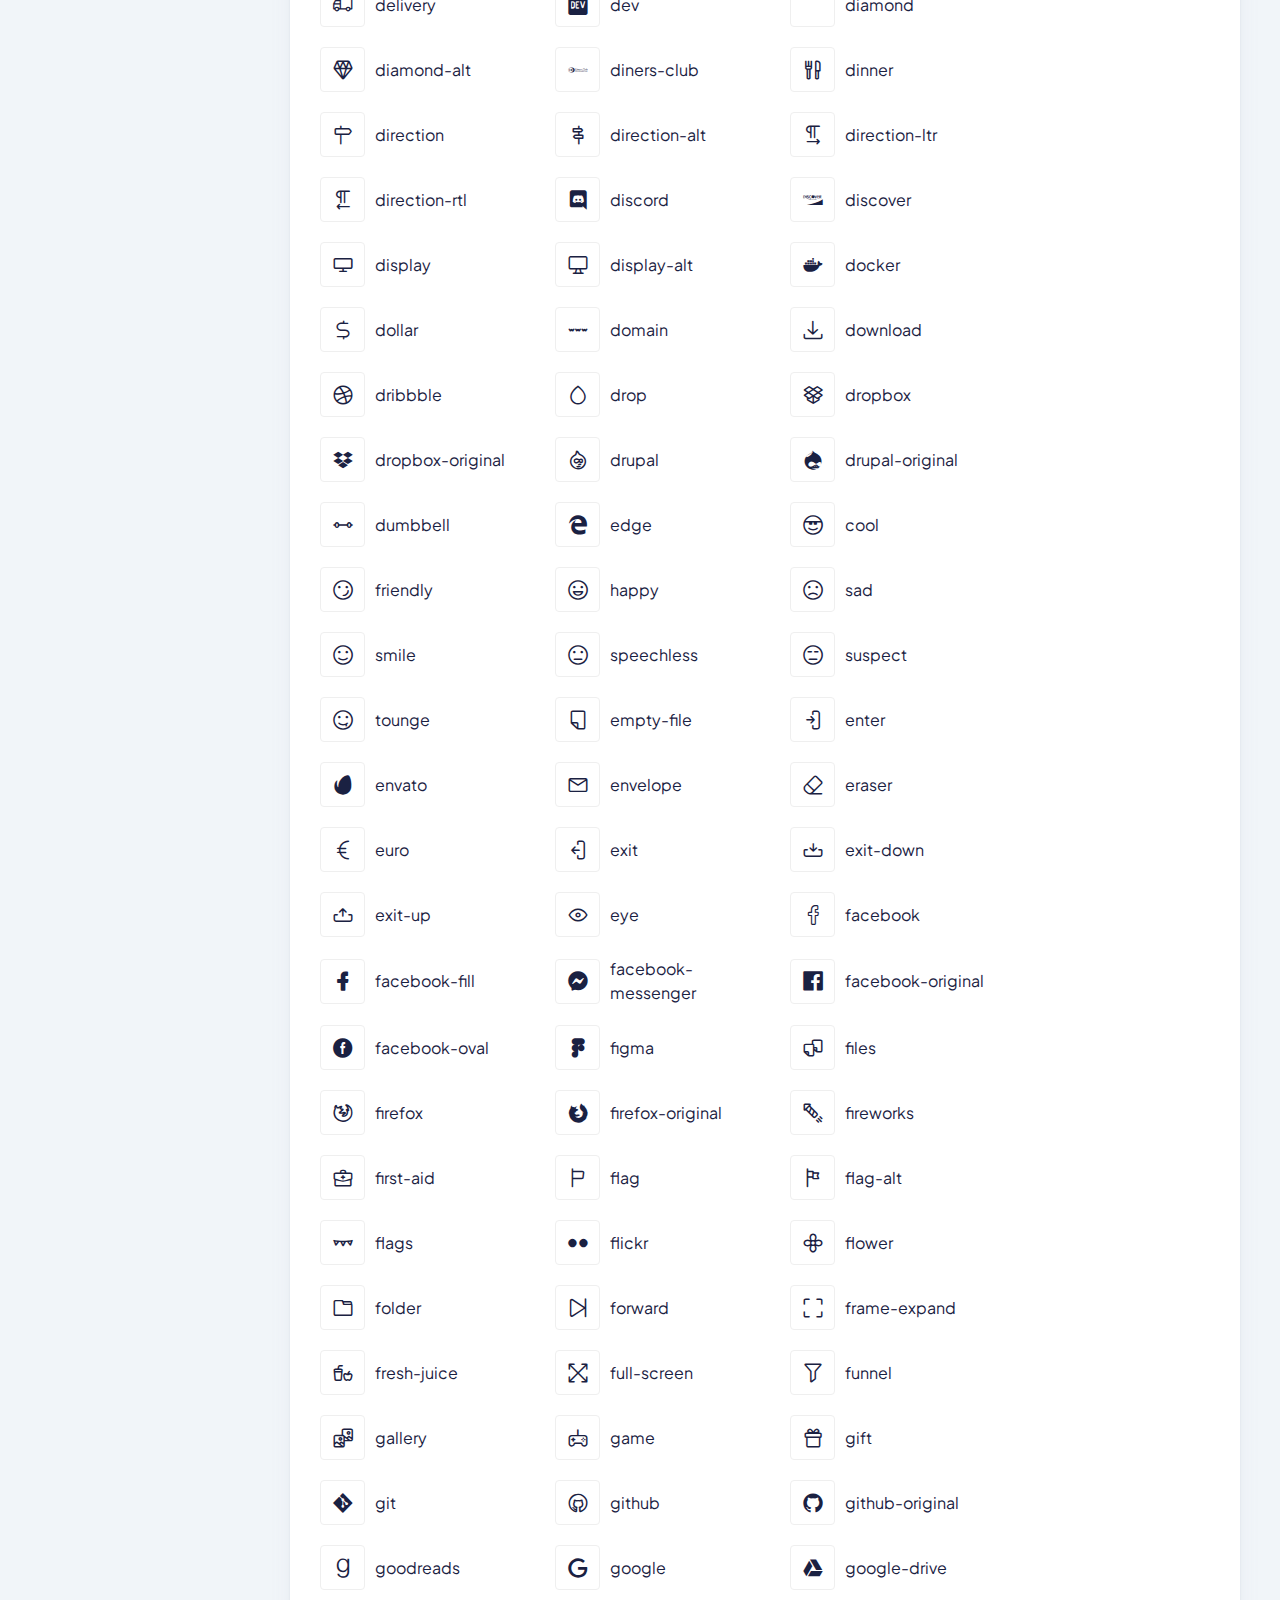
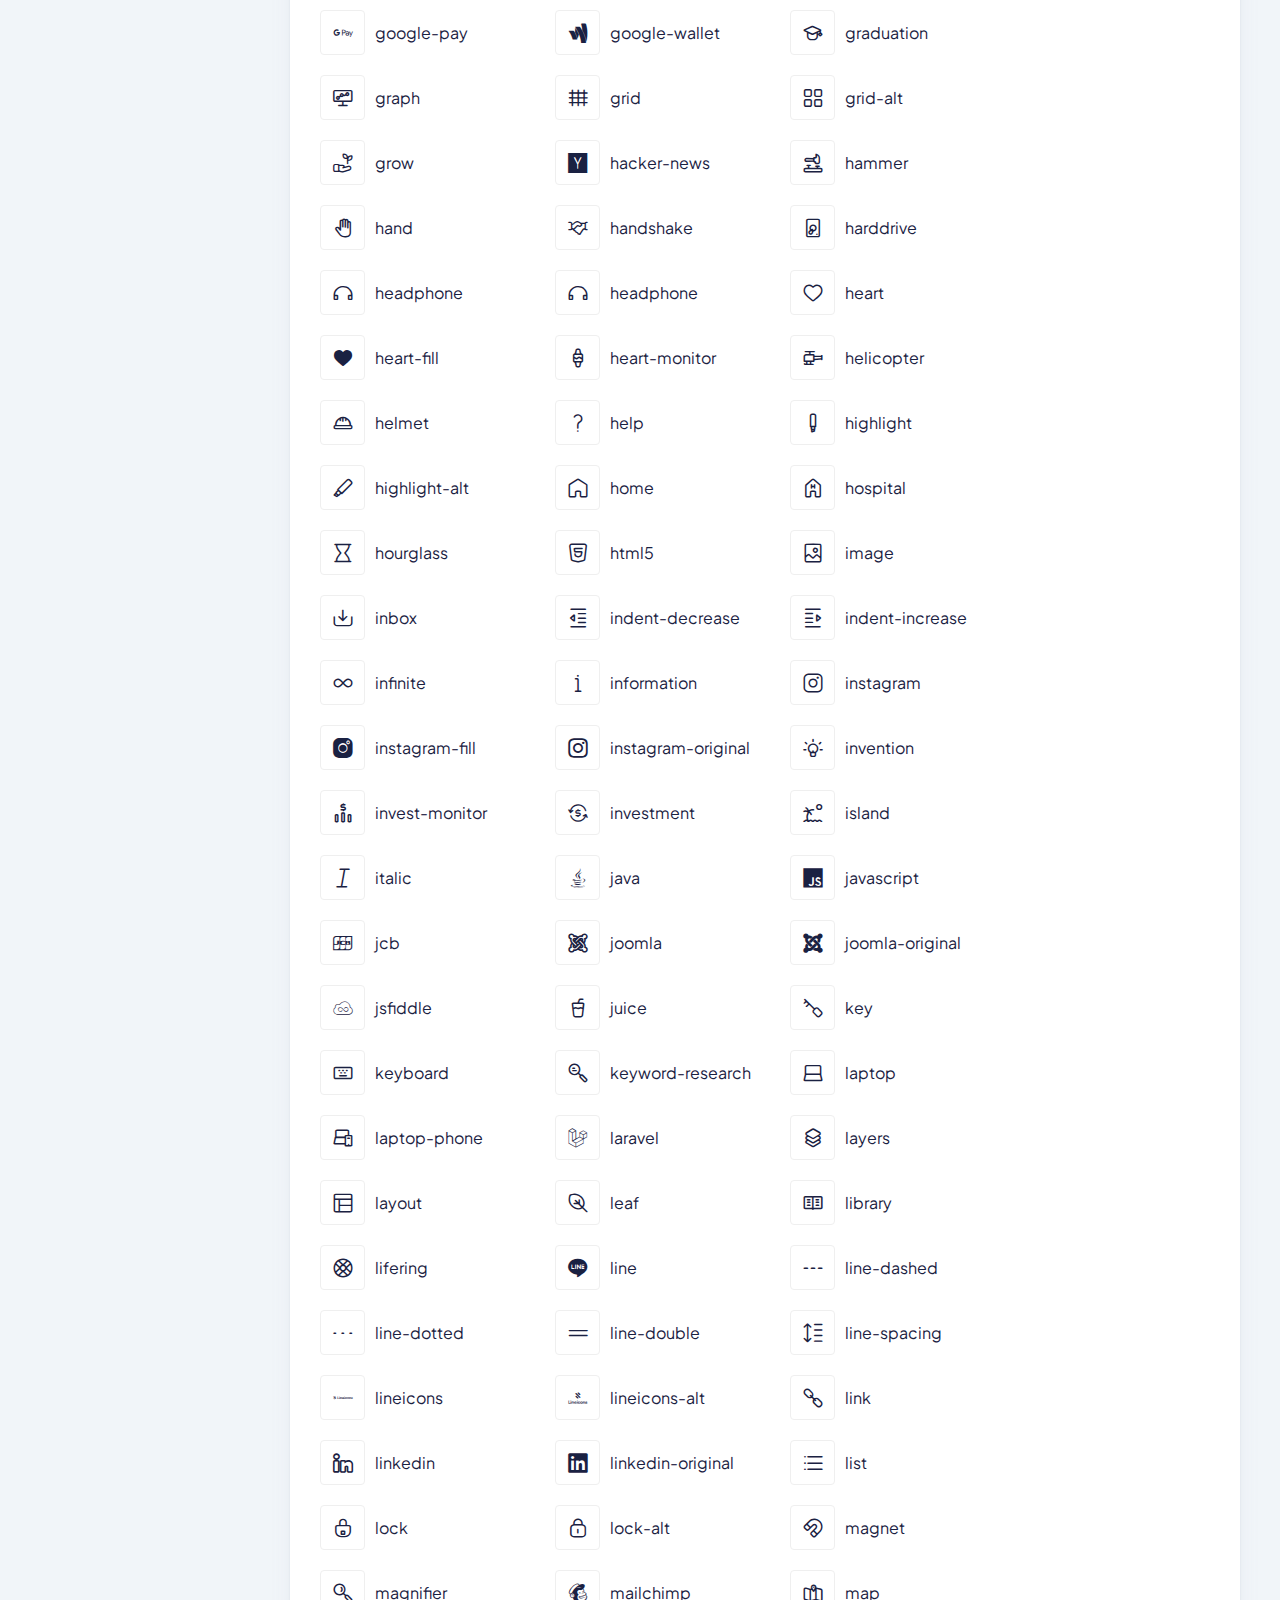
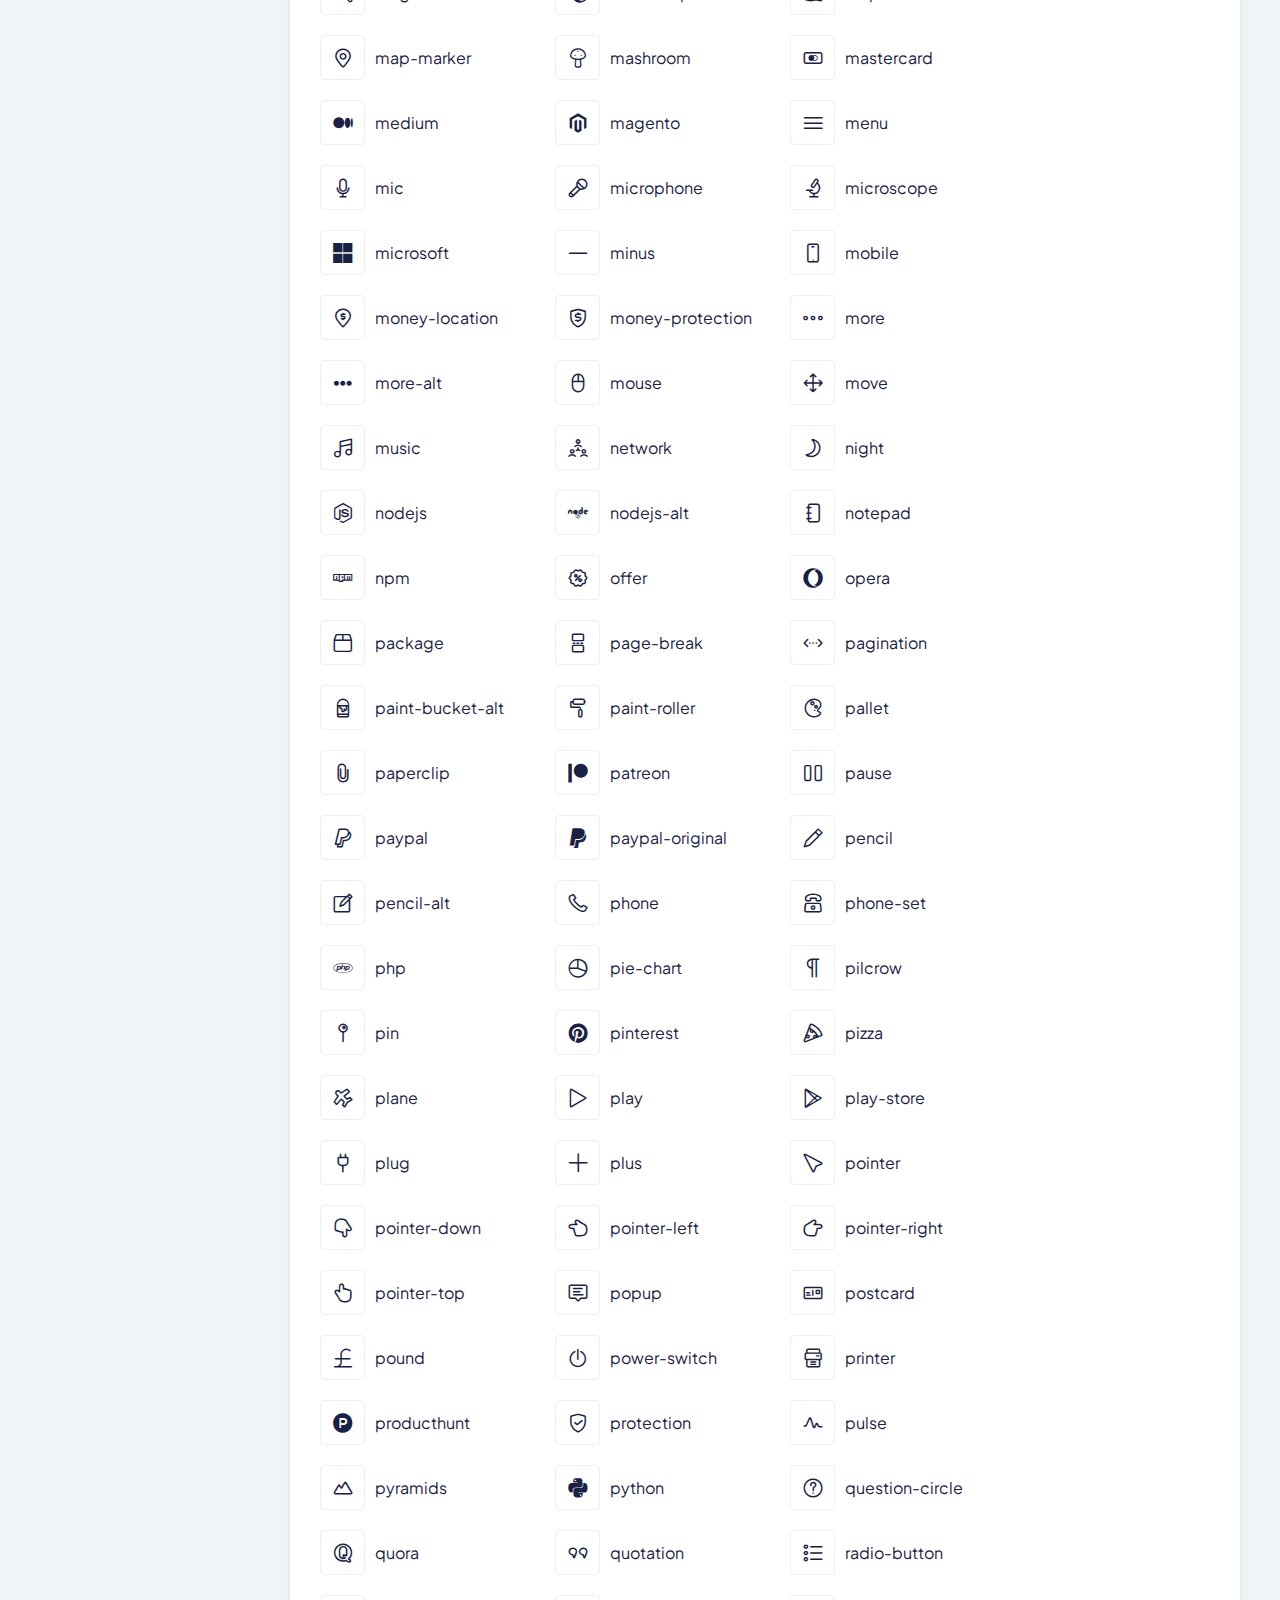
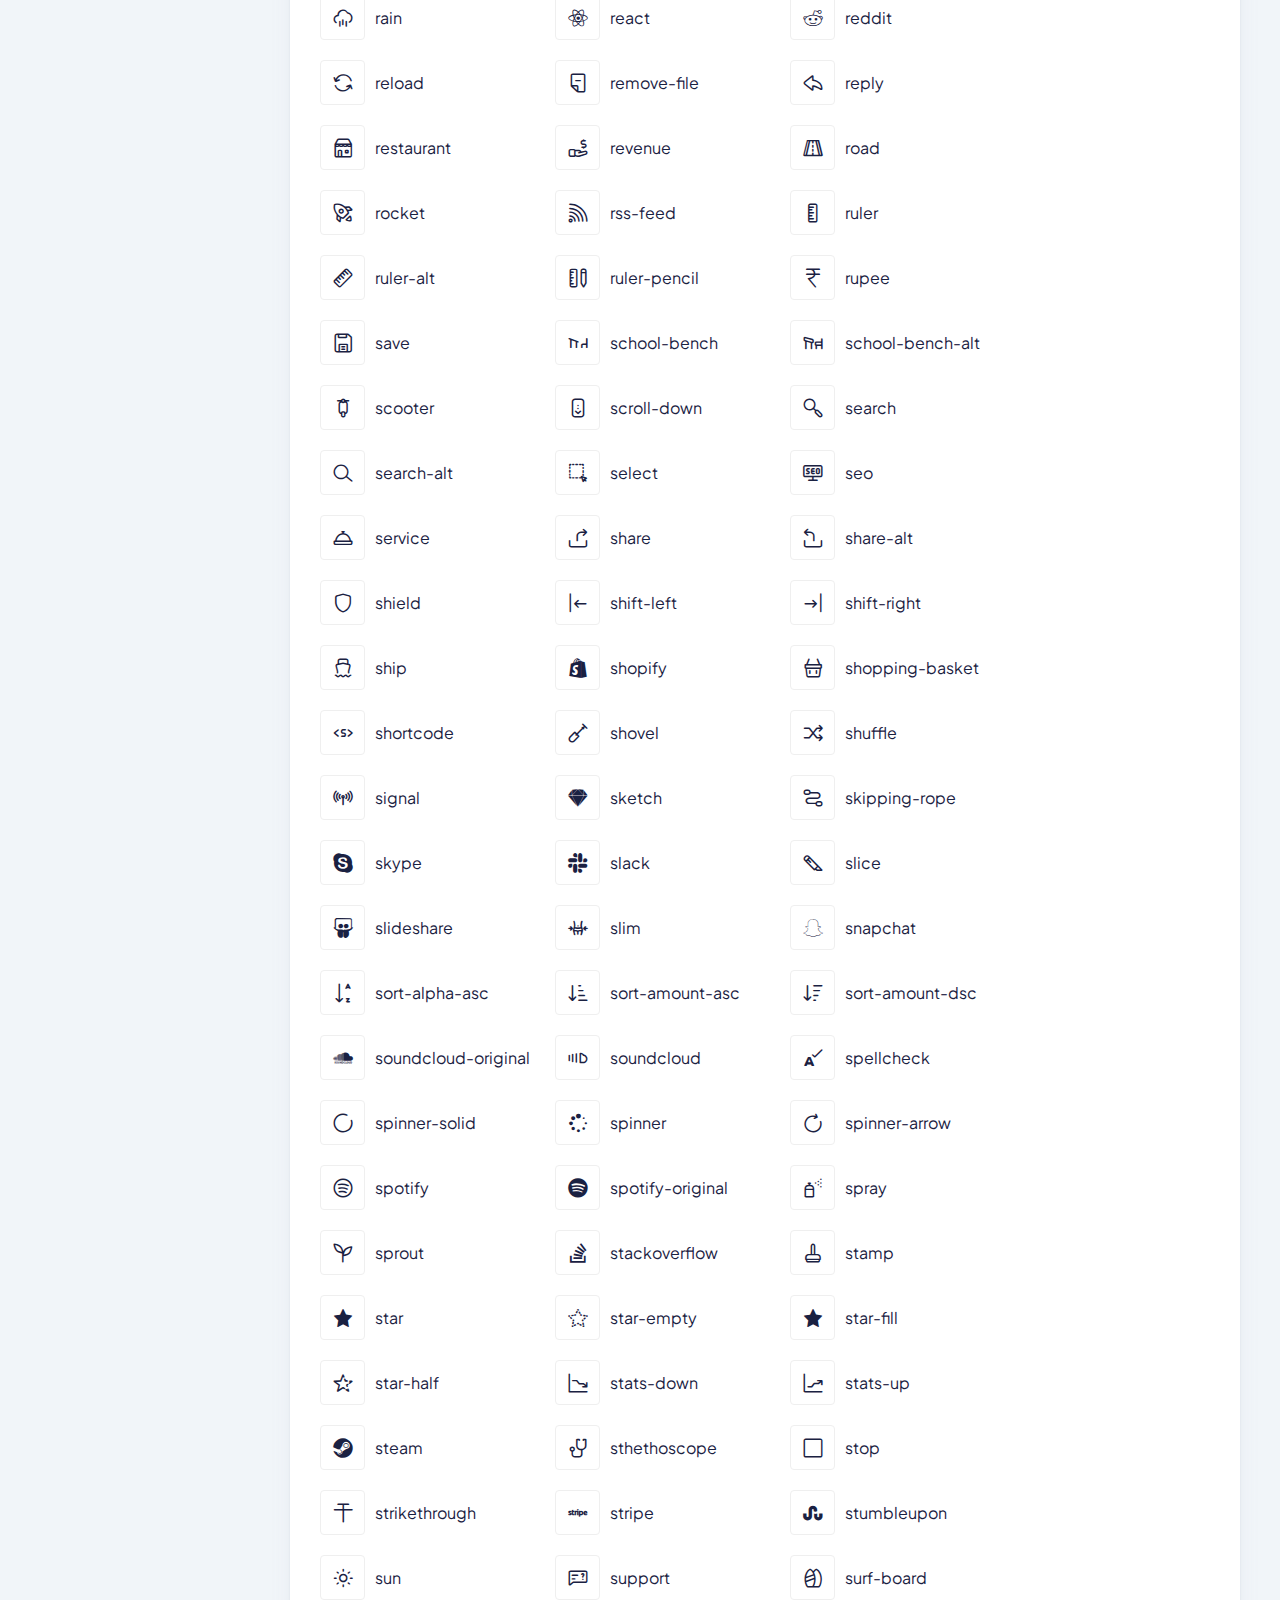
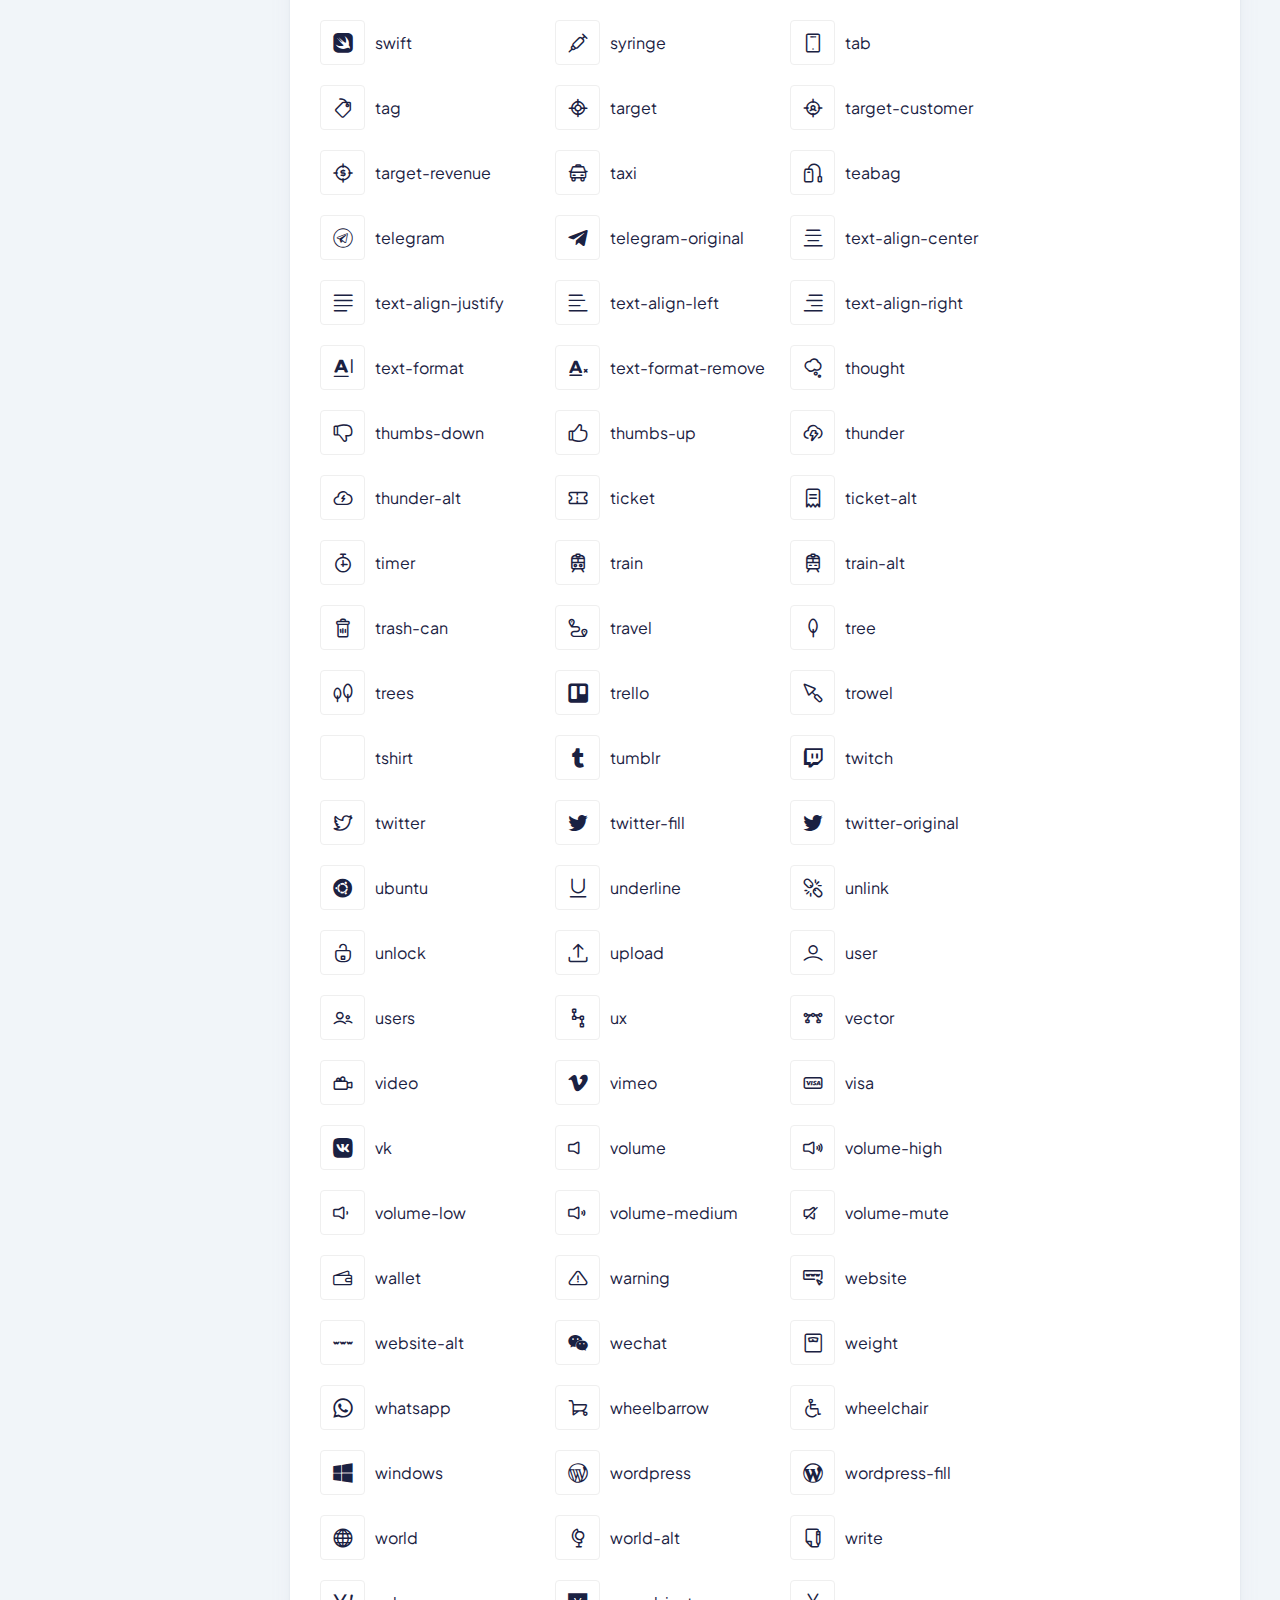
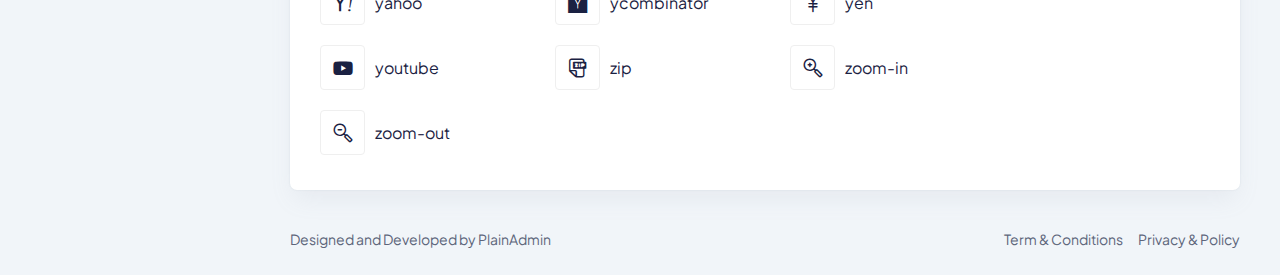
<file: dashboard - staff/icons.html>
<!DOCTYPE html>
<html lang="en">
  <head>
    <meta charset="UTF-8" />
    <meta http-equiv="X-UA-Compatible" content="IE=edge" />
    <meta name="viewport" content="width=device-width, initial-scale=1.0" />
    <link rel="shortcut icon" href="assets/images/favicon.svg" type="image/x-icon" />
    <title>Line Icons | PlainAdmin Demo</title>

    <!-- ========== All CSS files linkup ========= -->
    <link rel="stylesheet" href="assets/css/bootstrap.min.css" />
    <link rel="stylesheet" href="assets/css/lineicons.css" />
    <link rel="stylesheet" href="assets/css/materialdesignicons.min.css" />
    <link rel="stylesheet" href="assets/css/fullcalendar.css" />
    <link rel="stylesheet" href="assets/css/main.css" />
  </head>
  <body>
    <!-- ======== Preloader =========== -->
    <div id="preloader">
      <div class="spinner"></div>
    </div>
    <!-- ======== Preloader =========== -->

    <!-- ======== sidebar-nav start =========== -->
    <aside class="sidebar-nav-wrapper">
      <div class="navbar-logo">
        <a href="index.html">
          <img src="assets/images/logo/logo.svg" alt="logo" />
        </a>
      </div>
      <nav class="sidebar-nav">
        <ul>
          <li class="nav-item nav-item-has-children">
            <a
              href="#0"
              class="collapsed"
              data-bs-toggle="collapse"
              data-bs-target="#ddmenu_1"
              aria-controls="ddmenu_1"
              aria-expanded="false"
              aria-label="Toggle navigation"
            >
              <span class="icon">
                <svg width="20" height="20" viewBox="0 0 20 20" fill="none" xmlns="http://www.w3.org/2000/svg">
                  <path
                    d="M8.74999 18.3333C12.2376 18.3333 15.1364 15.8128 15.7244 12.4941C15.8448 11.8143 15.2737 11.25 14.5833 11.25H9.99999C9.30966 11.25 8.74999 10.6903 8.74999 10V5.41666C8.74999 4.7263 8.18563 4.15512 7.50586 4.27556C4.18711 4.86357 1.66666 7.76243 1.66666 11.25C1.66666 15.162 4.83797 18.3333 8.74999 18.3333Z" />
                  <path
                    d="M17.0833 10C17.7737 10 18.3432 9.43708 18.2408 8.75433C17.7005 5.14918 14.8508 2.29947 11.2457 1.75912C10.5629 1.6568 10 2.2263 10 2.91665V9.16666C10 9.62691 10.3731 10 10.8333 10H17.0833Z" />
                </svg>
              </span>
              <span class="text">Dashboard</span>
            </a>
            <ul id="ddmenu_1" class="collapse dropdown-nav">
              <li>
                <a href="index.html"> eCommerce </a>
              </li>
            </ul>
          </li>
          <li class="nav-item nav-item-has-children">
            <a
              href="#0"
              class="collapsed"
              data-bs-toggle="collapse"
              data-bs-target="#ddmenu_2"
              aria-controls="ddmenu_2"
              aria-expanded="false"
              aria-label="Toggle navigation"
            >
              <span class="icon">
                <svg width="20" height="20" viewBox="0 0 20 20" fill="none" xmlns="http://www.w3.org/2000/svg">
                  <path
                    d="M11.8097 1.66667C11.8315 1.66667 11.8533 1.6671 11.875 1.66796V4.16667C11.875 5.43232 12.901 6.45834 14.1667 6.45834H16.6654C16.6663 6.48007 16.6667 6.50186 16.6667 6.5237V16.6667C16.6667 17.5872 15.9205 18.3333 15 18.3333H5.00001C4.07954 18.3333 3.33334 17.5872 3.33334 16.6667V3.33334C3.33334 2.41286 4.07954 1.66667 5.00001 1.66667H11.8097ZM6.66668 7.70834C6.3215 7.70834 6.04168 7.98816 6.04168 8.33334C6.04168 8.67851 6.3215 8.95834 6.66668 8.95834H10C10.3452 8.95834 10.625 8.67851 10.625 8.33334C10.625 7.98816 10.3452 7.70834 10 7.70834H6.66668ZM6.04168 11.6667C6.04168 12.0118 6.3215 12.2917 6.66668 12.2917H13.3333C13.6785 12.2917 13.9583 12.0118 13.9583 11.6667C13.9583 11.3215 13.6785 11.0417 13.3333 11.0417H6.66668C6.3215 11.0417 6.04168 11.3215 6.04168 11.6667ZM6.66668 14.375C6.3215 14.375 6.04168 14.6548 6.04168 15C6.04168 15.3452 6.3215 15.625 6.66668 15.625H13.3333C13.6785 15.625 13.9583 15.3452 13.9583 15C13.9583 14.6548 13.6785 14.375 13.3333 14.375H6.66668Z" />
                  <path
                    d="M13.125 2.29167L16.0417 5.20834H14.1667C13.5913 5.20834 13.125 4.74197 13.125 4.16667V2.29167Z" />
                </svg>
              </span>
              <span class="text">Pages</span>
            </a>
            <ul id="ddmenu_2" class="collapse dropdown-nav">
              <li>
                <a href="settings.html"> Settings </a>
              </li>
              <li>
                <a href="blank-page.html"> Blank Page </a>
              </li>
            </ul>
          </li>
          <li class="nav-item">
            <a href="invoice.html">
              <span class="icon">
                <svg width="20" height="20" viewBox="0 0 20 20" fill="none" xmlns="http://www.w3.org/2000/svg">
                  <path
                    d="M3.33334 3.35442C3.33334 2.4223 4.07954 1.66666 5.00001 1.66666H15C15.9205 1.66666 16.6667 2.4223 16.6667 3.35442V16.8565C16.6667 17.5519 15.8827 17.9489 15.3333 17.5317L13.8333 16.3924C13.537 16.1673 13.1297 16.1673 12.8333 16.3924L10.5 18.1646C10.2037 18.3896 9.79634 18.3896 9.50001 18.1646L7.16668 16.3924C6.87038 16.1673 6.46298 16.1673 6.16668 16.3924L4.66668 17.5317C4.11731 17.9489 3.33334 17.5519 3.33334 16.8565V3.35442ZM4.79168 5.04218C4.79168 5.39173 5.0715 5.6751 5.41668 5.6751H10C10.3452 5.6751 10.625 5.39173 10.625 5.04218C10.625 4.69264 10.3452 4.40927 10 4.40927H5.41668C5.0715 4.40927 4.79168 4.69264 4.79168 5.04218ZM5.41668 7.7848C5.0715 7.7848 4.79168 8.06817 4.79168 8.41774C4.79168 8.76724 5.0715 9.05066 5.41668 9.05066H10C10.3452 9.05066 10.625 8.76724 10.625 8.41774C10.625 8.06817 10.3452 7.7848 10 7.7848H5.41668ZM4.79168 11.7932C4.79168 12.1428 5.0715 12.4262 5.41668 12.4262H10C10.3452 12.4262 10.625 12.1428 10.625 11.7932C10.625 11.4437 10.3452 11.1603 10 11.1603H5.41668C5.0715 11.1603 4.79168 11.4437 4.79168 11.7932ZM13.3333 4.40927C12.9882 4.40927 12.7083 4.69264 12.7083 5.04218C12.7083 5.39173 12.9882 5.6751 13.3333 5.6751H14.5833C14.9285 5.6751 15.2083 5.39173 15.2083 5.04218C15.2083 4.69264 14.9285 4.40927 14.5833 4.40927H13.3333ZM12.7083 8.41774C12.7083 8.76724 12.9882 9.05066 13.3333 9.05066H14.5833C14.9285 9.05066 15.2083 8.76724 15.2083 8.41774C15.2083 8.06817 14.9285 7.7848 14.5833 7.7848H13.3333C12.9882 7.7848 12.7083 8.06817 12.7083 8.41774ZM13.3333 11.1603C12.9882 11.1603 12.7083 11.4437 12.7083 11.7932C12.7083 12.1428 12.9882 12.4262 13.3333 12.4262H14.5833C14.9285 12.4262 15.2083 12.1428 15.2083 11.7932C15.2083 11.4437 14.9285 11.1603 14.5833 11.1603H13.3333Z" />
                </svg>
              </span>
              <span class="text">Invoice</span>
            </a>
          </li>
          <li class="nav-item nav-item-has-children">
            <a
              href="#0"
              class="collapsed"
              data-bs-toggle="collapse"
              data-bs-target="#ddmenu_3"
              aria-controls="ddmenu_3"
              aria-expanded="false"
              aria-label="Toggle navigation"
            >
              <span class="icon">
                <svg width="20" height="20" viewBox="0 0 20 20" fill="none" xmlns="http://www.w3.org/2000/svg">
                  <path
                    d="M14.9211 10.1294C15.1652 9.88534 15.1652 9.48967 14.9211 9.24559L10.7544 5.0789C10.5103 4.83482 10.1147 4.83482 9.87057 5.0789C9.62649 5.32297 9.62649 5.71871 9.87057 5.96278L12.9702 9.06251H1.97916C1.63398 9.06251 1.35416 9.34234 1.35416 9.68751C1.35416 10.0327 1.63398 10.3125 1.97916 10.3125H12.9702L9.87057 13.4123C9.62649 13.6563 9.62649 14.052 9.87057 14.2961C10.1147 14.5402 10.5103 14.5402 10.7544 14.2961L14.9211 10.1294Z" />
                  <path
                    d="M11.6383 15.18L15.805 11.0133C16.5373 10.2811 16.5373 9.09391 15.805 8.36166L11.6383 4.195C11.2722 3.82888 10.7923 3.64582 10.3125 3.64582V3.02082C10.3125 2.10035 11.0587 1.35416 11.9792 1.35416H16.9792C17.8997 1.35416 18.6458 2.10035 18.6458 3.02082V16.3542C18.6458 17.2747 17.8997 18.0208 16.9792 18.0208H11.9792C11.0587 18.0208 10.3125 17.2747 10.3125 16.3542V15.7292C10.7923 15.7292 11.2722 15.5461 11.6383 15.18Z" />
                </svg>
              </span>
              <span class="text">Auth</span>
            </a>
            <ul id="ddmenu_3" class="collapse dropdown-nav">
              <li>
                <a href="signin.html"> Sign In </a>
              </li>
              <li>
                <a href="signup.html"> Sign Up </a>
              </li>
            </ul>
          </li>
          <span class="divider"><hr /></span>
          <li class="nav-item nav-item-has-children">
            <a
              href="#0"
              class="collapsed"
              data-bs-toggle="collapse"
              data-bs-target="#ddmenu_4"
              aria-controls="ddmenu_4"
              aria-expanded="false"
              aria-label="Toggle navigation"
            >
              <span class="icon">
                <svg width="20" height="20" viewBox="0 0 20 20" fill="none" xmlns="http://www.w3.org/2000/svg">
                  <path
                    d="M1.66666 5.41669C1.66666 3.34562 3.34559 1.66669 5.41666 1.66669C7.48772 1.66669 9.16666 3.34562 9.16666 5.41669C9.16666 7.48775 7.48772 9.16669 5.41666 9.16669C3.34559 9.16669 1.66666 7.48775 1.66666 5.41669Z" />
                  <path
                    d="M1.66666 14.5834C1.66666 12.5123 3.34559 10.8334 5.41666 10.8334C7.48772 10.8334 9.16666 12.5123 9.16666 14.5834C9.16666 16.6545 7.48772 18.3334 5.41666 18.3334C3.34559 18.3334 1.66666 16.6545 1.66666 14.5834Z" />
                  <path
                    d="M10.8333 5.41669C10.8333 3.34562 12.5123 1.66669 14.5833 1.66669C16.6544 1.66669 18.3333 3.34562 18.3333 5.41669C18.3333 7.48775 16.6544 9.16669 14.5833 9.16669C12.5123 9.16669 10.8333 7.48775 10.8333 5.41669Z" />
                  <path
                    d="M10.8333 14.5834C10.8333 12.5123 12.5123 10.8334 14.5833 10.8334C16.6544 10.8334 18.3333 12.5123 18.3333 14.5834C18.3333 16.6545 16.6544 18.3334 14.5833 18.3334C12.5123 18.3334 10.8333 16.6545 10.8333 14.5834Z" />
                </svg>
              </span>
              <span class="text">UI Elements </span>
            </a>
            <ul id="ddmenu_4" class="collapse dropdown-nav">
              <li>
                <a href="alerts.html"> Alerts </a>
              </li>
              <li>
                <a href="buttons.html"> Buttons </a>
              </li>
              <li>
                <a href="cards.html"> Cards </a>
              </li>
              <li>
                <a href="typography.html"> Typography </a>
              </li>
            </ul>
          </li>
          <li class="nav-item nav-item-has-children">
            <a
              href="icons.html"
              class=""
              data-bs-toggle="collapse"
              data-bs-target="#ddmenu_55"
              aria-controls="ddmenu_55"
              aria-expanded="false"
              aria-label="Toggle navigation"
            >
              <span class="icon">
                <svg width="20" height="20" viewBox="0 0 20 20" fill="none" xmlns="http://www.w3.org/2000/svg">
                  <path
                    d="M5.48663 1.1466C5.77383 0.955131 6.16188 1.03274 6.35335 1.31994L6.87852 2.10769C7.20508 2.59755 7.20508 3.23571 6.87852 3.72556L6.35335 4.51331C6.16188 4.80052 5.77383 4.87813 5.48663 4.68666C5.19943 4.49519 5.12182 4.10715 5.31328 3.81994L5.83845 3.03219C5.88511 2.96221 5.88511 2.87105 5.83845 2.80106L5.31328 2.01331C5.12182 1.72611 5.19943 1.33806 5.48663 1.1466Z" />
                  <path
                    d="M2.49999 5.83331C2.03976 5.83331 1.66666 6.2064 1.66666 6.66665V10.8333C1.66666 13.5948 3.90523 15.8333 6.66666 15.8333H9.99999C12.1856 15.8333 14.0436 14.431 14.7235 12.4772C14.8134 12.4922 14.9058 12.5 15 12.5H16.6667C17.5872 12.5 18.3333 11.7538 18.3333 10.8333V8.33331C18.3333 7.41284 17.5872 6.66665 16.6667 6.66665H15C15 6.2064 14.6269 5.83331 14.1667 5.83331H2.49999ZM14.9829 11.2496C14.9942 11.1123 15 10.9735 15 10.8333V7.91665H16.6667C16.8967 7.91665 17.0833 8.10319 17.0833 8.33331V10.8333C17.0833 11.0634 16.8967 11.25 16.6667 11.25H15L14.9898 11.2498L14.9829 11.2496Z" />
                  <path
                    d="M8.85332 1.31994C8.6619 1.03274 8.27383 0.955131 7.98663 1.1466C7.69943 1.33806 7.62182 1.72611 7.81328 2.01331L8.33848 2.80106C8.38507 2.87105 8.38507 2.96221 8.33848 3.03219L7.81328 3.81994C7.62182 4.10715 7.69943 4.49519 7.98663 4.68666C8.27383 4.87813 8.6619 4.80052 8.85332 4.51331L9.37848 3.72556C9.70507 3.23571 9.70507 2.59755 9.37848 2.10769L8.85332 1.31994Z" />
                  <path
                    d="M10.4867 1.1466C10.7738 0.955131 11.1619 1.03274 11.3533 1.31994L11.8785 2.10769C12.2051 2.59755 12.2051 3.23571 11.8785 3.72556L11.3533 4.51331C11.1619 4.80052 10.7738 4.87813 10.4867 4.68666C10.1994 4.49519 10.1218 4.10715 10.3133 3.81994L10.8385 3.03219C10.8851 2.96221 10.8851 2.87105 10.8385 2.80106L10.3133 2.01331C10.1218 1.72611 10.1994 1.33806 10.4867 1.1466Z" />
                  <path
                    d="M2.49999 16.6667C2.03976 16.6667 1.66666 17.0398 1.66666 17.5C1.66666 17.9602 2.03976 18.3334 2.49999 18.3334H14.1667C14.6269 18.3334 15 17.9602 15 17.5C15 17.0398 14.6269 16.6667 14.1667 16.6667H2.49999Z" />
                </svg>
              </span>
              <span class="text">Icons</span>
            </a>
            <ul id="ddmenu_55" class="collapse show dropdown-nav">
              <li>
                <a href="icons.html" class="active"> LineIcons </a>
              </li>
              <li>
                <a href="mdi-icons.html"> MDI Icons </a>
              </li>
            </ul>
          </li>
          <li class="nav-item nav-item-has-children">
            <a
              href="#0"
              class="collapsed"
              data-bs-toggle="collapse"
              data-bs-target="#ddmenu_5"
              aria-controls="ddmenu_5"
              aria-expanded="false"
              aria-label="Toggle navigation"
            >
              <span class="icon">
                <svg width="20" height="20" viewBox="0 0 20 20" fill="none" xmlns="http://www.w3.org/2000/svg">
                  <path
                    d="M4.16666 3.33335C4.16666 2.41288 4.91285 1.66669 5.83332 1.66669H14.1667C15.0872 1.66669 15.8333 2.41288 15.8333 3.33335V16.6667C15.8333 17.5872 15.0872 18.3334 14.1667 18.3334H5.83332C4.91285 18.3334 4.16666 17.5872 4.16666 16.6667V3.33335ZM6.04166 5.00002C6.04166 5.3452 6.32148 5.62502 6.66666 5.62502H13.3333C13.6785 5.62502 13.9583 5.3452 13.9583 5.00002C13.9583 4.65485 13.6785 4.37502 13.3333 4.37502H6.66666C6.32148 4.37502 6.04166 4.65485 6.04166 5.00002ZM6.66666 6.87502C6.32148 6.87502 6.04166 7.15485 6.04166 7.50002C6.04166 7.8452 6.32148 8.12502 6.66666 8.12502H13.3333C13.6785 8.12502 13.9583 7.8452 13.9583 7.50002C13.9583 7.15485 13.6785 6.87502 13.3333 6.87502H6.66666ZM6.04166 10C6.04166 10.3452 6.32148 10.625 6.66666 10.625H9.99999C10.3452 10.625 10.625 10.3452 10.625 10C10.625 9.65485 10.3452 9.37502 9.99999 9.37502H6.66666C6.32148 9.37502 6.04166 9.65485 6.04166 10ZM9.99999 16.6667C10.9205 16.6667 11.6667 15.9205 11.6667 15C11.6667 14.0795 10.9205 13.3334 9.99999 13.3334C9.07949 13.3334 8.33332 14.0795 8.33332 15C8.33332 15.9205 9.07949 16.6667 9.99999 16.6667Z" />
                </svg>
              </span>
              <span class="text"> Forms </span>
            </a>
            <ul id="ddmenu_5" class="collapse dropdown-nav">
              <li>
                <a href="form-elements.html"> Form Elements </a>
              </li>
            </ul>
          </li>
          <li class="nav-item">
            <a href="tables.html">
              <span class="icon">
                <svg width="20" height="20" viewBox="0 0 20 20" fill="none" xmlns="http://www.w3.org/2000/svg">
                  <path
                    d="M1.66666 4.16667C1.66666 3.24619 2.41285 2.5 3.33332 2.5H16.6667C17.5872 2.5 18.3333 3.24619 18.3333 4.16667V9.16667C18.3333 10.0872 17.5872 10.8333 16.6667 10.8333H3.33332C2.41285 10.8333 1.66666 10.0872 1.66666 9.16667V4.16667Z" />
                  <path
                    d="M1.875 13.75C1.875 13.4048 2.15483 13.125 2.5 13.125H17.5C17.8452 13.125 18.125 13.4048 18.125 13.75C18.125 14.0952 17.8452 14.375 17.5 14.375H2.5C2.15483 14.375 1.875 14.0952 1.875 13.75Z" />
                  <path
                    d="M2.5 16.875C2.15483 16.875 1.875 17.1548 1.875 17.5C1.875 17.8452 2.15483 18.125 2.5 18.125H17.5C17.8452 18.125 18.125 17.8452 18.125 17.5C18.125 17.1548 17.8452 16.875 17.5 16.875H2.5Z" />
                </svg>
              </span>
              <span class="text">Tables</span>
            </a>
          </li>
          <span class="divider"><hr /></span>

          <li class="nav-item">
            <a href="notification.html">
              <span class="icon">
                <svg width="20" height="20" viewBox="0 0 20 20" fill="none" xmlns="http://www.w3.org/2000/svg">
                  <path
                    d="M10.8333 2.50008C10.8333 2.03984 10.4602 1.66675 9.99999 1.66675C9.53975 1.66675 9.16666 2.03984 9.16666 2.50008C9.16666 2.96032 9.53975 3.33341 9.99999 3.33341C10.4602 3.33341 10.8333 2.96032 10.8333 2.50008Z" />
                  <path
                    d="M17.5 5.41673C17.5 7.02756 16.1942 8.33339 14.5833 8.33339C12.9725 8.33339 11.6667 7.02756 11.6667 5.41673C11.6667 3.80589 12.9725 2.50006 14.5833 2.50006C16.1942 2.50006 17.5 3.80589 17.5 5.41673Z" />
                  <path
                    d="M11.4272 2.69637C10.9734 2.56848 10.4947 2.50006 10 2.50006C7.10054 2.50006 4.75003 4.85057 4.75003 7.75006V9.20873C4.75003 9.72814 4.62082 10.2393 4.37404 10.6963L3.36705 12.5611C2.89938 13.4272 3.26806 14.5081 4.16749 14.9078C7.88074 16.5581 12.1193 16.5581 15.8326 14.9078C16.732 14.5081 17.1007 13.4272 16.633 12.5611L15.626 10.6963C15.43 10.3333 15.3081 9.93606 15.2663 9.52773C15.0441 9.56431 14.8159 9.58339 14.5833 9.58339C12.2822 9.58339 10.4167 7.71791 10.4167 5.41673C10.4167 4.37705 10.7975 3.42631 11.4272 2.69637Z" />
                  <path
                    d="M7.48901 17.1925C8.10004 17.8918 8.99841 18.3335 10 18.3335C11.0016 18.3335 11.9 17.8918 12.511 17.1925C10.8482 17.4634 9.15183 17.4634 7.48901 17.1925Z" />
                </svg>
              </span>
              <span class="text">Notifications</span>
            </a>
          </li>
        </ul>
      </nav>
      <div class="promo-box">
        <div class="promo-icon">
          <img class="mx-auto" src="./assets/images/logo/logo-icon-big.svg" alt="Logo">
        </div>
        <h3>Upgrade to PRO</h3>
        <p>Improve your development process and start doing more with PlainAdmin PRO!</p>
        <a href="https://plainadmin.com/pro" target="_blank" rel="nofollow" class="main-btn primary-btn btn-hover">
          Upgrade to PRO
        </a>
      </div>
    </aside>
    <div class="overlay"></div>
    <!-- ======== sidebar-nav end =========== -->

    <!-- ======== main-wrapper start =========== -->
    <main class="main-wrapper">
      <!-- ========== header start ========== -->
      <header class="header">
        <div class="container-fluid">
          <div class="row">
            <div class="col-lg-5 col-md-5 col-6">
              <div class="header-left d-flex align-items-center">
                <div class="menu-toggle-btn mr-15">
                  <button id="menu-toggle" class="main-btn primary-btn btn-hover">
                    <i class="lni lni-chevron-left me-2"></i> Menu
                  </button>
                </div>
                <div class="header-search d-none d-md-flex">
                  <form action="#">
                    <input type="text" placeholder="Search..." />
                    <button><i class="lni lni-search-alt"></i></button>
                  </form>
                </div>
              </div>
            </div>
            <div class="col-lg-7 col-md-7 col-6">
              <div class="header-right">
                <!-- notification start -->
                <div class="notification-box ml-15 d-none d-md-flex">
                  <button class="dropdown-toggle" type="button" id="notification" data-bs-toggle="dropdown"
                    aria-expanded="false">
                    <svg width="22" height="22" viewBox="0 0 22 22" fill="none" xmlns="http://www.w3.org/2000/svg">
                      <path
                        d="M11 20.1667C9.88317 20.1667 8.88718 19.63 8.23901 18.7917H13.761C13.113 19.63 12.1169 20.1667 11 20.1667Z"
                        fill="" />
                      <path
                        d="M10.1157 2.74999C10.1157 2.24374 10.5117 1.83333 11 1.83333C11.4883 1.83333 11.8842 2.24374 11.8842 2.74999V2.82604C14.3932 3.26245 16.3051 5.52474 16.3051 8.24999V14.287C16.3051 14.5301 16.3982 14.7633 16.564 14.9352L18.2029 16.6342C18.4814 16.9229 18.2842 17.4167 17.8903 17.4167H4.10961C3.71574 17.4167 3.5185 16.9229 3.797 16.6342L5.43589 14.9352C5.6017 14.7633 5.69485 14.5301 5.69485 14.287V8.24999C5.69485 5.52474 7.60672 3.26245 10.1157 2.82604V2.74999Z"
                        fill="" />
                    </svg>
                    <span></span>
                  </button>
                  <ul class="dropdown-menu dropdown-menu-end" aria-labelledby="notification">
                    <li>
                      <a href="#0">
                        <div class="image">
                          <img src="assets/images/lead/lead-6.png" alt="" />
                        </div>
                        <div class="content">
                          <h6>
                            John Doe
                            <span class="text-regular">
                              comment on a product.
                            </span>
                          </h6>
                          <p>
                            Lorem ipsum dolor sit amet, consect etur adipiscing
                            elit Vivamus tortor.
                          </p>
                          <span>10 mins ago</span>
                        </div>
                      </a>
                    </li>
                    <li>
                      <a href="#0">
                        <div class="image">
                          <img src="assets/images/lead/lead-1.png" alt="" />
                        </div>
                        <div class="content">
                          <h6>
                            Jonathon
                            <span class="text-regular">
                              like on a product.
                            </span>
                          </h6>
                          <p>
                            Lorem ipsum dolor sit amet, consect etur adipiscing
                            elit Vivamus tortor.
                          </p>
                          <span>10 mins ago</span>
                        </div>
                      </a>
                    </li>
                  </ul>
                </div>
                <!-- notification end -->
                <!-- message start -->
                <div class="header-message-box ml-15 d-none d-md-flex">
                  <button class="dropdown-toggle" type="button" id="message" data-bs-toggle="dropdown"
                    aria-expanded="false">
                    <svg width="22" height="22" viewBox="0 0 22 22" fill="none" xmlns="http://www.w3.org/2000/svg">
                      <path
                        d="M7.74866 5.97421C7.91444 5.96367 8.08162 5.95833 8.25005 5.95833C12.5532 5.95833 16.0417 9.4468 16.0417 13.75C16.0417 13.9184 16.0364 14.0856 16.0259 14.2514C16.3246 14.138 16.6127 14.003 16.8883 13.8482L19.2306 14.629C19.7858 14.8141 20.3141 14.2858 20.129 13.7306L19.3482 11.3882C19.8694 10.4604 20.1667 9.38996 20.1667 8.25C20.1667 4.70617 17.2939 1.83333 13.75 1.83333C11.0077 1.83333 8.66702 3.55376 7.74866 5.97421Z"
                        fill="" />
                      <path
                        d="M14.6667 13.75C14.6667 17.2938 11.7939 20.1667 8.25004 20.1667C7.11011 20.1667 6.03962 19.8694 5.11182 19.3482L2.76946 20.129C2.21421 20.3141 1.68597 19.7858 1.87105 19.2306L2.65184 16.8882C2.13062 15.9604 1.83338 14.89 1.83338 13.75C1.83338 10.2062 4.70622 7.33333 8.25004 7.33333C11.7939 7.33333 14.6667 10.2062 14.6667 13.75ZM5.95838 13.75C5.95838 13.2437 5.54797 12.8333 5.04171 12.8333C4.53545 12.8333 4.12504 13.2437 4.12504 13.75C4.12504 14.2563 4.53545 14.6667 5.04171 14.6667C5.54797 14.6667 5.95838 14.2563 5.95838 13.75ZM9.16671 13.75C9.16671 13.2437 8.7563 12.8333 8.25004 12.8333C7.74379 12.8333 7.33338 13.2437 7.33338 13.75C7.33338 14.2563 7.74379 14.6667 8.25004 14.6667C8.7563 14.6667 9.16671 14.2563 9.16671 13.75ZM11.4584 14.6667C11.9647 14.6667 12.375 14.2563 12.375 13.75C12.375 13.2437 11.9647 12.8333 11.4584 12.8333C10.9521 12.8333 10.5417 13.2437 10.5417 13.75C10.5417 14.2563 10.9521 14.6667 11.4584 14.6667Z"
                        fill="" />
                    </svg>
                    <span></span>
                  </button>
                  <ul class="dropdown-menu dropdown-menu-end" aria-labelledby="message">
                    <li>
                      <a href="#0">
                        <div class="image">
                          <img src="assets/images/lead/lead-5.png" alt="" />
                        </div>
                        <div class="content">
                          <h6>Jacob Jones</h6>
                          <p>Hey!I can across your profile and ...</p>
                          <span>10 mins ago</span>
                        </div>
                      </a>
                    </li>
                    <li>
                      <a href="#0">
                        <div class="image">
                          <img src="assets/images/lead/lead-3.png" alt="" />
                        </div>
                        <div class="content">
                          <h6>John Doe</h6>
                          <p>Would you mind please checking out</p>
                          <span>12 mins ago</span>
                        </div>
                      </a>
                    </li>
                    <li>
                      <a href="#0">
                        <div class="image">
                          <img src="assets/images/lead/lead-2.png" alt="" />
                        </div>
                        <div class="content">
                          <h6>Anee Lee</h6>
                          <p>Hey! are you available for freelance?</p>
                          <span>1h ago</span>
                        </div>
                      </a>
                    </li>
                  </ul>
                </div>
                <!-- message end -->
                <!-- profile start -->
                <div class="profile-box ml-15">
                  <button class="dropdown-toggle bg-transparent border-0" type="button" id="profile"
                    data-bs-toggle="dropdown" aria-expanded="false">
                    <div class="profile-info">
                      <div class="info">
                        <div class="image">
                          <img src="assets/images/profile/profile-image.png" alt="" />
                        </div>
                        <div>
                          <h6 class="fw-500">Adam Joe</h6>
                          <p>Admin</p>
                        </div>
                      </div>
                    </div>
                  </button>
                  <ul class="dropdown-menu dropdown-menu-end" aria-labelledby="profile">
                    <li>
                      <div class="author-info flex items-center !p-1">
                        <div class="image">
                          <img src="assets/images/profile/profile-image.png" alt="image">
                        </div>
                        <div class="content">
                          <h4 class="text-sm">Adam Joe</h4>
                          <a class="text-black/40 dark:text-white/40 hover:text-black dark:hover:text-white text-xs"
                            href="#">Email@gmail.com</a>
                        </div>
                      </div>
                    </li>
                    <li class="divider"></li>
                    <li>
                      <a href="#0">
                        <i class="lni lni-user"></i> View Profile
                      </a>
                    </li>
                    <li>
                      <a href="#0">
                        <i class="lni lni-alarm"></i> Notifications
                      </a>
                    </li>
                    <li>
                      <a href="#0"> <i class="lni lni-inbox"></i> Messages </a>
                    </li>
                    <li>
                      <a href="#0"> <i class="lni lni-cog"></i> Settings </a>
                    </li>
                    <li class="divider"></li>
                    <li>
                      <a href="#0"> <i class="lni lni-exit"></i> Sign Out </a>
                    </li>
                  </ul>
                </div>
                <!-- profile end -->
              </div>
            </div>
          </div>
        </div>
      </header>
      <!-- ========== header end ========== -->

      <!-- ========== section start ========== -->
      <section class="section">
        <div class="container-fluid">
          <!-- ========== title-wrapper start ========== -->
          <div class="title-wrapper pt-30">
            <div class="row align-items-center">
              <div class="col-md-6">
                <div class="title">
                  <h2>Icons</h2>
                </div>
              </div>
              <!-- end col -->
              <div class="col-md-6">
                <div class="breadcrumb-wrapper">
                  <nav aria-label="breadcrumb">
                    <ol class="breadcrumb">
                      <li class="breadcrumb-item">
                        <a href="#0">Dashboard</a>
                      </li>
                      <li class="breadcrumb-item active" aria-current="page">
                        Icons
                      </li>
                    </ol>
                  </nav>
                </div>
              </div>
              <!-- end col -->
            </div>
            <!-- end row -->
          </div>
          <!-- ========== title-wrapper end ========== -->
          <div class="icons-wrapper">
            <div class="row">
              <div class="col-12">
                <div class="card-style">
                  <div class="title d-flex justify-content-between">
                    <div class="left">
                      <h6 class="text-medium mb-10">Icons Pack</h6>
                    </div>
                  </div>
                  <!-- End Title -->
                  <ul class="icons">
                    <li class="trigger Free">
                      <i class="lni lni-500px"></i><span>500px</span>
                    </li>
                    <li class="trigger Free">
                      <i class="lni lni-add-files"></i><span>add-files</span>
                    </li>
                    <li class="trigger Free">
                      <i class="lni lni-adobe"></i><span>adobe</span>
                    </li>
                    <li class="trigger Free">
                      <i class="lni lni-agenda"></i><span>agenda</span>
                    </li>
                    <li class="trigger Free">
                      <i class="lni lni-airbnb"></i><span>airbnb</span>
                    </li>
                    <li class="trigger Free">
                      <i class="lni lni-alarm"></i><span>alarm</span>
                    </li>
                    <li class="trigger Free">
                      <i class="lni lni-alarm-clock"></i><span>alarm-clock</span>
                    </li>
                    <li class="trigger Free">
                      <i class="lni lni-amazon"></i><span>amazon</span>
                    </li>
                    <li class="trigger Free">
                      <i class="lni lni-amazon-original"></i><span>amazon-original</span>
                    </li>
                    <li class="trigger Free">
                      <i class="lni lni-amazon-pay"></i><span>amazon-pay</span>
                    </li>
                    <li class="trigger Free">
                      <i class="lni lni-ambulance"></i><span>ambulance</span>
                    </li>
                    <li class="trigger Free">
                      <i class="lni lni-amex"></i><span>amex</span>
                    </li>
                    <li class="trigger Free">
                      <i class="lni lni-anchor"></i><span>anchor</span>
                    </li>
                    <li class="trigger Free">
                      <i class="lni lni-android"></i><span>android</span>
                    </li>
                    <li class="trigger Free">
                      <i class="lni lni-android-original"></i><span>android-original</span>
                    </li>
                    <li class="trigger Free">
                      <i class="lni lni-angellist"></i><span>angellist</span>
                    </li>
                    <li class="trigger Free">
                      <i class="lni lni-angle-double-down"></i><span>angle-double-down</span>
                    </li>
                    <li class="trigger Free">
                      <i class="lni lni-angle-double-left"></i><span>angle-double-left</span>
                    </li>
                    <li class="trigger Free">
                      <i class="lni lni-angle-double-right"></i><span>angle-double-right</span>
                    </li>
                    <li class="trigger Free">
                      <i class="lni lni-angle-double-up"></i><span>angle-double-up</span>
                    </li>
                    <li class="trigger Free">
                      <i class="lni lni-angular"></i><span>angular</span>
                    </li>
                    <li class="trigger Free">
                      <i class="lni lni-apartment"></i><span>apartment</span>
                    </li>
                    <li class="trigger Free">
                      <i class="lni lni-app-store"></i><span>app-store</span>
                    </li>
                    <li class="trigger Free">
                      <i class="lni lni-apple-brand"></i><span>apple-brand</span>
                    </li>
                    <li class="trigger Free">
                      <i class="lni lni-apple-pay"></i><span>apple-pay</span>
                    </li>
                    <li class="trigger Free">
                      <i class="lni lni-archive"></i><span>archive</span>
                    </li>
                    <li class="trigger Free">
                      <i class="lni lni-arrow-down"></i><span>arrow-down</span>
                    </li>
                    <li class="trigger Free">
                      <i class="lni lni-arrow-down-circle"></i><span>arrow-down-circle</span>
                    </li>
                    <li class="trigger Free">
                      <i class="lni lni-arrow-left"></i><span>arrow-left</span>
                    </li>
                    <li class="trigger Free">
                      <i class="lni lni-arrow-left-circle"></i><span>arrow-left-circle</span>
                    </li>
                    <li class="trigger Free">
                      <i class="lni lni-arrow-right"></i><span>arrow-right</span>
                    </li>
                    <li class="trigger Free">
                      <i class="lni lni-arrow-right-circle"></i><span>arrow-right-circle</span>
                    </li>
                    <li class="trigger Free">
                      <i class="lni lni-arrow-top-left"></i><span>arrow-top-left</span>
                    </li>
                    <li class="trigger Free">
                      <i class="lni lni-arrow-top-right"></i><span>arrow-top-right</span>
                    </li>
                    <li class="trigger Free">
                      <i class="lni lni-arrow-up"></i><span>arrow-up</span>
                    </li>
                    <li class="trigger Free">
                      <i class="lni lni-arrow-up-circle"></i><span>arrow-up-circle</span>
                    </li>
                    <li class="trigger Free">
                      <i class="lni lni-arrows-horizontal"></i><span>arrows-horizontal</span>
                    </li>
                    <li class="trigger Free">
                      <i class="lni lni-arrows-vertical"></i><span>arrows-vertical</span>
                    </li>
                    <li class="trigger Free">
                      <i class="lni lni-atlassian"></i><span>atlassian</span>
                    </li>
                    <li class="trigger Free">
                      <i class="lni lni-aws"></i><span>aws</span>
                    </li>
                    <li class="trigger Free">
                      <i class="lni lni-backward"></i><span>backward</span>
                    </li>
                    <li class="trigger Free">
                      <i class="lni lni-baloon"></i><span>baloon</span>
                    </li>
                    <li class="trigger Free">
                      <i class="lni lni-ban"></i><span>ban</span>
                    </li>
                    <li class="trigger Free">
                      <i class="lni lni-bar-chart"></i><span>bar-chart</span>
                    </li>
                    <li class="trigger Free">
                      <i class="lni lni-basketball"></i><span>basketball</span>
                    </li>
                    <li class="trigger Free">
                      <i class="lni lni-behance"></i><span>behance</span>
                    </li>
                    <li class="trigger Free">
                      <i class="lni lni-behance-original"></i><span>behance-original</span>
                    </li>
                    <li class="trigger Free">
                      <i class="lni lni-bi-cycle"></i><span>bi-cycle</span>
                    </li>
                    <li class="trigger Free">
                      <i class="lni lni-bitbucket"></i><span>bitbucket</span>
                    </li>
                    <li class="trigger Free">
                      <i class="lni lni-bitcoin"></i><span>bitcoin</span>
                    </li>
                    <li class="trigger Free">
                      <i class="lni lni-blackboard"></i><span>blackboard</span>
                    </li>
                    <li class="trigger Free">
                      <i class="lni lni-blogger"></i><span>blogger</span>
                    </li>
                    <li class="trigger Free">
                      <i class="lni lni-bluetooth"></i><span>bluetooth</span>
                    </li>
                    <li class="trigger Free">
                      <i class="lni lni-bold"></i><span>bold</span>
                    </li>
                    <li class="trigger Free">
                      <i class="lni lni-bolt"></i><span>bolt</span>
                    </li>
                    <li class="trigger Free">
                      <i class="lni lni-bolt-alt"></i><span>bolt-alt</span>
                    </li>
                    <li class="trigger Free">
                      <i class="lni lni-book"></i><span>book</span>
                    </li>
                    <li class="trigger Free">
                      <i class="lni lni-bookmark"></i><span>bookmark</span>
                    </li>
                    <li class="trigger Free">
                      <i class="lni lni-bookmark-alt"></i><span>bookmark-alt</span>
                    </li>
                    <li class="trigger Free">
                      <i class="lni lni-bootstrap"></i><span>bootstrap</span>
                    </li>
                    <li class="trigger Free">
                      <i class="lni lni-bricks"></i><span>bricks</span>
                    </li>
                    <li class="trigger Free">
                      <i class="lni lni-bridge"></i><span>bridge</span>
                    </li>
                    <li class="trigger Free">
                      <i class="lni lni-briefcase"></i><span>briefcase</span>
                    </li>
                    <li class="trigger Free">
                      <i class="lni lni-brush"></i><span>brush</span>
                    </li>
                    <li class="trigger Free">
                      <i class="lni lni-brush-alt"></i><span>brush-alt</span>
                    </li>
                    <li class="trigger Free">
                      <i class="lni lni-bubble"></i><span>bubble</span>
                    </li>
                    <li class="trigger Free">
                      <i class="lni lni-bug"></i><span>bug</span>
                    </li>
                    <li class="trigger Free">
                      <i class="lni lni-bulb"></i><span>bulb</span>
                    </li>
                    <li class="trigger Free">
                      <i class="lni lni-bullhorn"></i><span>bullhorn</span>
                    </li>
                    <li class="trigger Free">
                      <i class="lni lni-burger"></i><span>burger</span>
                    </li>
                    <li class="trigger Free">
                      <i class="lni lni-bus"></i><span>bus</span>
                    </li>
                    <li class="trigger Free">
                      <i class="lni lni-cake"></i><span>cake</span>
                    </li>
                    <li class="trigger Free">
                      <i class="lni lni-calculator"></i><span>calculator</span>
                    </li>
                    <li class="trigger Free">
                      <i class="lni lni-calendar"></i><span>calendar</span>
                    </li>
                    <li class="trigger Free">
                      <i class="lni lni-camera"></i><span>camera</span>
                    </li>
                    <li class="trigger Free">
                      <i class="lni lni-candy"></i><span>candy</span>
                    </li>
                    <li class="trigger Free">
                      <i class="lni lni-candy-cane"></i><span>candy-cane</span>
                    </li>
                    <li class="trigger Free">
                      <i class="lni lni-capsule"></i><span>capsule</span>
                    </li>
                    <li class="trigger Free">
                      <i class="lni lni-car"></i><span>car</span>
                    </li>
                    <li class="trigger Free">
                      <i class="lni lni-car-alt"></i><span>car-alt</span>
                    </li>
                    <li class="trigger Free">
                      <i class="lni lni-caravan"></i><span>caravan</span>
                    </li>
                    <li class="trigger Free">
                      <i class="lni lni-cart"></i><span>cart</span>
                    </li>
                    <li class="trigger Free">
                      <i class="lni lni-cart-full"></i><span>cart-full</span>
                    </li>
                    <li class="trigger Free">
                      <i class="lni lni-certificate"></i><span>certificate</span>
                    </li>
                    <li class="trigger Free">
                      <i class="lni lni-check-box"></i><span>check-box</span>
                    </li>
                    <li class="trigger Free">
                      <i class="lni lni-checkmark"></i><span>checkmark</span>
                    </li>
                    <li class="trigger Free">
                      <i class="lni lni-checkmark-circle"></i><span>checkmark-circle</span>
                    </li>
                    <li class="trigger Free">
                      <i class="lni lni-chef-hat"></i><span>chef-hat</span>
                    </li>
                    <li class="trigger Free">
                      <i class="lni lni-chevron-down"></i><span>chevron-down</span>
                    </li>
                    <li class="trigger Free">
                      <i class="lni lni-chevron-down-circle"></i><span>chevron-down-circle</span>
                    </li>
                    <li class="trigger Free">
                      <i class="lni lni-chevron-left"></i><span>chevron-left</span>
                    </li>
                    <li class="trigger Free">
                      <i class="lni lni-chevron-left-circle"></i><span>chevron-left-circle</span>
                    </li>
                    <li class="trigger Free">
                      <i class="lni lni-chevron-right"></i><span>chevron-right</span>
                    </li>
                    <li class="trigger Free">
                      <i class="lni lni-chevron-right-circle"></i><span>chevron-right-circle</span>
                    </li>
                    <li class="trigger Free">
                      <i class="lni lni-chevron-up"></i><span>chevron-up</span>
                    </li>
                    <li class="trigger Free">
                      <i class="lni lni-chevron-up-circle"></i><span>chevron-up-circle</span>
                    </li>
                    <li class="trigger Free">
                      <i class="lni lni-chrome"></i><span>chrome</span>
                    </li>
                    <li class="trigger Free">
                      <i class="lni lni-circle-minus"></i><span>circle-minus</span>
                    </li>
                    <li class="trigger Free">
                      <i class="lni lni-circle-plus"></i><span>circle-plus</span>
                    </li>
                    <li class="trigger Free">
                      <i class="lni lni-clipboard"></i><span>clipboard</span>
                    </li>
                    <li class="trigger Free">
                      <i class="lni lni-close"></i><span>close</span>
                    </li>
                    <li class="trigger Free">
                      <i class="lni lni-cloud"></i><span>cloud</span>
                    </li>
                    <li class="trigger Free">
                      <i class="lni lni-cloud-check"></i><span>cloud-check</span>
                    </li>
                    <li class="trigger Free">
                      <i class="lni lni-cloud-download"></i><span>cloud-download</span>
                    </li>
                    <li class="trigger Free">
                      <i class="lni lni-cloud-network"></i><span>cloud-network</span>
                    </li>
                    <li class="trigger Free">
                      <i class="lni lni-cloud-sync"></i><span>cloud-sync</span>
                    </li>
                    <li class="trigger Free">
                      <i class="lni lni-cloud-upload"></i><span>cloud-upload</span>
                    </li>
                    <li class="trigger Free">
                      <i class="lni lni-cloudy-sun"></i><span>cloudy-sun</span>
                    </li>
                    <li class="trigger Free">
                      <i class="lni lni-code"></i><span>code</span>
                    </li>
                    <li class="trigger Free">
                      <i class="lni lni-code-alt"></i><span>code-alt</span>
                    </li>
                    <li class="trigger Free">
                      <i class="lni lni-codepen"></i><span>codepen</span>
                    </li>
                    <li class="trigger Free">
                      <i class="lni lni-coffee-cup"></i><span>coffee-cup</span>
                    </li>
                    <li class="trigger Free">
                      <i class="lni lni-cog"></i><span>cog</span>
                    </li>
                    <li class="trigger Free">
                      <i class="lni lni-cogs"></i><span>cogs</span>
                    </li>
                    <li class="trigger Free">
                      <i class="lni lni-coin"></i><span>coin</span>
                    </li>
                    <li class="trigger Free">
                      <i class="lni lni-comments"></i><span>comments</span>
                    </li>
                    <li class="trigger Free">
                      <i class="lni lni-comments-alt-2"></i><span>comments-alt</span>
                    </li>
                    <li class="trigger Free">
                      <i class="lni lni-comments-reply"></i><span>comments-reply</span>
                    </li>
                    <li class="trigger Free">
                      <i class="lni lni-compass"></i><span>compass</span>
                    </li>
                    <li class="trigger Free">
                      <i class="lni lni-construction"></i><span>construction</span>
                    </li>
                    <li class="trigger Free">
                      <i class="lni lni-construction-hammer"></i><span>construction-hammer</span>
                    </li>
                    <li class="trigger Free">
                      <i class="lni lni-consulting"></i><span>consulting</span>
                    </li>
                    <li class="trigger Free">
                      <i class="lni lni-control-panel"></i><span>control-panel</span>
                    </li>
                    <li class="trigger Free">
                      <i class="lni lni-cpanel"></i><span>cpanel</span>
                    </li>
                    <li class="trigger Free">
                      <i class="lni lni-creative-commons"></i><span>creative-commons</span>
                    </li>
                    <li class="trigger Free">
                      <i class="lni lni-credit-cards"></i><span>credit-cards</span>
                    </li>
                    <li class="trigger Free">
                      <i class="lni lni-crop"></i><span>crop</span>
                    </li>
                    <li class="trigger Free">
                      <i class="lni lni-cross-circle"></i><span>cross-circle</span>
                    </li>
                    <li class="trigger Free">
                      <i class="lni lni-crown"></i><span>crown</span>
                    </li>
                    <li class="trigger Free">
                      <i class="lni lni-css3"></i><span>css3</span>
                    </li>
                    <li class="trigger Free">
                      <i class="lni lni-cup"></i><span>cup</span>
                    </li>
                    <li class="trigger Free">
                      <i class="lni lni-customer"></i><span>customer</span>
                    </li>
                    <li class="trigger Free">
                      <i class="lni lni-cut"></i><span>cut</span>
                    </li>
                    <li class="trigger Free">
                      <i class="lni lni-dashboard"></i><span>dashboard</span>
                    </li>
                    <li class="trigger Free">
                      <i class="lni lni-database"></i><span>database</span>
                    </li>
                    <li class="trigger Free">
                      <i class="lni lni-delivery"></i><span>delivery</span>
                    </li>
                    <li class="trigger Free">
                      <i class="lni lni-dev"></i><span>dev</span>
                    </li>
                    <li class="trigger Free">
                      <i class="lni lni-diamond"></i><span>diamond</span>
                    </li>
                    <li class="trigger Free">
                      <i class="lni lni-diamond-alt"></i><span>diamond-alt</span>
                    </li>
                    <li class="trigger Free">
                      <i class="lni lni-diners-club"></i><span>diners-club</span>
                    </li>
                    <li class="trigger Free">
                      <i class="lni lni-dinner"></i><span>dinner</span>
                    </li>
                    <li class="trigger Free">
                      <i class="lni lni-direction"></i><span>direction</span>
                    </li>
                    <li class="trigger Free">
                      <i class="lni lni-direction-alt"></i><span>direction-alt</span>
                    </li>
                    <li class="trigger Free">
                      <i class="lni lni-direction-ltr"></i><span>direction-ltr</span>
                    </li>
                    <li class="trigger Free">
                      <i class="lni lni-direction-rtl"></i><span>direction-rtl</span>
                    </li>
                    <li class="trigger Free">
                      <i class="lni lni-discord"></i><span>discord</span>
                    </li>
                    <li class="trigger Free">
                      <i class="lni lni-discover"></i><span>discover</span>
                    </li>
                    <li class="trigger Free">
                      <i class="lni lni-display"></i><span>display</span>
                    </li>
                    <li class="trigger Free">
                      <i class="lni lni-display-alt"></i><span>display-alt</span>
                    </li>
                    <li class="trigger Free">
                      <i class="lni lni-docker"></i><span>docker</span>
                    </li>
                    <li class="trigger Free">
                      <i class="lni lni-dollar"></i><span>dollar</span>
                    </li>
                    <li class="trigger Free">
                      <i class="lni lni-domain"></i><span>domain</span>
                    </li>
                    <li class="trigger Free">
                      <i class="lni lni-download"></i><span>download</span>
                    </li>
                    <li class="trigger Free">
                      <i class="lni lni-dribbble"></i><span>dribbble</span>
                    </li>
                    <li class="trigger Free">
                      <i class="lni lni-drop"></i><span>drop</span>
                    </li>
                    <li class="trigger Free">
                      <i class="lni lni-dropbox"></i><span>dropbox</span>
                    </li>
                    <li class="trigger Free">
                      <i class="lni lni-dropbox-original"></i><span>dropbox-original</span>
                    </li>
                    <li class="trigger Free">
                      <i class="lni lni-drupal"></i><span>drupal</span>
                    </li>
                    <li class="trigger Free">
                      <i class="lni lni-drupal-original"></i><span>drupal-original</span>
                    </li>
                    <li class="trigger Free">
                      <i class="lni lni-dumbbell"></i><span>dumbbell</span>
                    </li>
                    <li class="trigger Free">
                      <i class="lni lni-edge"></i><span>edge</span>
                    </li>
                    <li class="trigger Free">
                      <i class="lni lni-cool"></i><span>cool</span>
                    </li>
                    <li class="trigger Free">
                      <i class="lni lni-friendly"></i><span>friendly</span>
                    </li>
                    <li class="trigger Free">
                      <i class="lni lni-happy"></i><span>happy</span>
                    </li>
                    <li class="trigger Free">
                      <i class="lni lni-sad"></i><span>sad</span>
                    </li>
                    <li class="trigger Free">
                      <i class="lni lni-smile"></i><span>smile</span>
                    </li>
                    <li class="trigger Free">
                      <i class="lni lni-speechless"></i><span>speechless</span>
                    </li>
                    <li class="trigger Free">
                      <i class="lni lni-suspect"></i><span>suspect</span>
                    </li>
                    <li class="trigger Free">
                      <i class="lni lni-tounge"></i><span>tounge</span>
                    </li>
                    <li class="trigger Free">
                      <i class="lni lni-empty-file"></i><span>empty-file</span>
                    </li>
                    <li class="trigger Free">
                      <i class="lni lni-enter"></i><span>enter</span>
                    </li>
                    <li class="trigger Free">
                      <i class="lni lni-envato"></i><span>envato</span>
                    </li>
                    <li class="trigger Free">
                      <i class="lni lni-envelope"></i><span>envelope</span>
                    </li>
                    <li class="trigger Free">
                      <i class="lni lni-eraser"></i><span>eraser</span>
                    </li>
                    <li class="trigger Free">
                      <i class="lni lni-euro"></i><span>euro</span>
                    </li>
                    <li class="trigger Free">
                      <i class="lni lni-exit"></i><span>exit</span>
                    </li>
                    <li class="trigger Free">
                      <i class="lni lni-exit-down"></i><span>exit-down</span>
                    </li>
                    <li class="trigger Free">
                      <i class="lni lni-exit-up"></i><span>exit-up</span>
                    </li>
                    <li class="trigger Free">
                      <i class="lni lni-eye"></i><span>eye</span>
                    </li>
                    <li class="trigger Free">
                      <i class="lni lni-facebook"></i><span>facebook</span>
                    </li>
                    <li class="trigger Free">
                      <i class="lni lni-facebook-fill"></i><span>facebook-fill</span>
                    </li>
                    <li class="trigger Free">
                      <i class="lni lni-facebook-messenger"></i><span>facebook-messenger</span>
                    </li>
                    <li class="trigger Free">
                      <i class="lni lni-facebook-original"></i><span>facebook-original</span>
                    </li>
                    <li class="trigger Free">
                      <i class="lni lni-facebook-oval"></i><span>facebook-oval</span>
                    </li>
                    <li class="trigger Free">
                      <i class="lni lni-figma"></i><span>figma</span>
                    </li>
                    <li class="trigger Free">
                      <i class="lni lni-files"></i><span>files</span>
                    </li>
                    <li class="trigger Free">
                      <i class="lni lni-firefox"></i><span>firefox</span>
                    </li>
                    <li class="trigger Free">
                      <i class="lni lni-firefox-original"></i><span>firefox-original</span>
                    </li>
                    <li class="trigger Free">
                      <i class="lni lni-fireworks"></i><span>fireworks</span>
                    </li>
                    <li class="trigger Free">
                      <i class="lni lni-first-aid"></i><span>first-aid</span>
                    </li>
                    <li class="trigger Free">
                      <i class="lni lni-flag"></i><span>flag</span>
                    </li>
                    <li class="trigger Free">
                      <i class="lni lni-flag-alt"></i><span>flag-alt</span>
                    </li>
                    <li class="trigger Free">
                      <i class="lni lni-flags-alt-1"></i></i><span>flags</span>
                    </li>
                    <li class="trigger Free">
                      <i class="lni lni-flickr"></i><span>flickr</span>
                    </li>
                    <li class="trigger Free">
                      <i class="lni lni-flower"></i><span>flower</span>
                    </li>
                    <li class="trigger Free">
                      <i class="lni lni-folder"></i><span>folder</span>
                    </li>
                    <li class="trigger Free">
                      <i class="lni lni-forward"></i><span>forward</span>
                    </li>
                    <li class="trigger Free">
                      <i class="lni lni-frame-expand"></i><span>frame-expand</span>
                    </li>
                    <li class="trigger Free">
                      <i class="lni lni-fresh-juice"></i><span>fresh-juice</span>
                    </li>
                    <li class="trigger Free">
                      <i class="lni lni-full-screen"></i><span>full-screen</span>
                    </li>
                    <li class="trigger Free">
                      <i class="lni lni-funnel"></i><span>funnel</span>
                    </li>
                    <li class="trigger Free">
                      <i class="lni lni-gallery"></i><span>gallery</span>
                    </li>
                    <li class="trigger Free">
                      <i class="lni lni-game"></i><span>game</span>
                    </li>
                    <li class="trigger Free">
                      <i class="lni lni-gift"></i><span>gift</span>
                    </li>
                    <li class="trigger Free">
                      <i class="lni lni-git"></i><span>git</span>
                    </li>
                    <li class="trigger Free">
                      <i class="lni lni-github"></i><span>github</span>
                    </li>
                    <li class="trigger Free">
                      <i class="lni lni-github-original"></i><span>github-original</span>
                    </li>
                    <li class="trigger Free">
                      <i class="lni lni-goodreads"></i><span>goodreads</span>
                    </li>
                    <li class="trigger Free">
                      <i class="lni lni-google"></i><span>google</span>
                    </li>
                    <li class="trigger Free">
                      <i class="lni lni-google-drive"></i><span>google-drive</span>
                    </li>
                    <li class="trigger Free">
                      <i class="lni lni-google-pay"></i><span>google-pay</span>
                    </li>
                    <li class="trigger Free">
                      <i class="lni lni-google-wallet"></i><span>google-wallet</span>
                    </li>
                    <li class="trigger Free">
                      <i class="lni lni-graduation"></i><span>graduation</span>
                    </li>
                    <li class="trigger Free">
                      <i class="lni lni-graph"></i><span>graph</span>
                    </li>
                    <li class="trigger Free">
                      <i class="lni lni-grid"></i><span>grid</span>
                    </li>
                    <li class="trigger Free">
                      <i class="lni lni-grid-alt"></i><span>grid-alt</span>
                    </li>
                    <li class="trigger Free">
                      <i class="lni lni-grow"></i><span>grow</span>
                    </li>
                    <li class="trigger Free">
                      <i class="lni lni-hacker-news"></i><span>hacker-news</span>
                    </li>
                    <li class="trigger Free">
                      <i class="lni lni-hammer"></i><span>hammer</span>
                    </li>
                    <li class="trigger Free">
                      <i class="lni lni-hand"></i><span>hand</span>
                    </li>
                    <li class="trigger Free">
                      <i class="lni lni-handshake"></i><span>handshake</span>
                    </li>
                    <li class="trigger Free">
                      <i class="lni lni-harddrive"></i><span>harddrive</span>
                    </li>
                    <li class="trigger Free">
                      <i class="lni lni-headphone"></i><span>headphone</span>
                    </li>
                    <li class="trigger Free">
                      <i class="lni lni-headphone"></i><span>headphone</span>
                    </li>
                    <li class="trigger Free">
                      <i class="lni lni-heart"></i><span>heart</span>
                    </li>
                    <li class="trigger Free">
                      <i class="lni lni-heart-fill"></i><span>heart-fill</span>
                    </li>
                    <li class="trigger Free">
                      <i class="lni lni-heart-monitor"></i><span>heart-monitor</span>
                    </li>
                    <li class="trigger Free">
                      <i class="lni lni-helicopter"></i><span>helicopter</span>
                    </li>
                    <li class="trigger Free">
                      <i class="lni lni-helmet"></i><span>helmet</span>
                    </li>
                    <li class="trigger Free">
                      <i class="lni lni-help"></i><span>help</span>
                    </li>
                    <li class="trigger Free">
                      <i class="lni lni-highlight"></i><span>highlight</span>
                    </li>
                    <li class="trigger Free">
                      <i class="lni lni-highlight-alt"></i><span>highlight-alt</span>
                    </li>
                    <li class="trigger Free">
                      <i class="lni lni-home"></i><span>home</span>
                    </li>
                    <li class="trigger Free">
                      <i class="lni lni-hospital"></i><span>hospital</span>
                    </li>
                    <li class="trigger Free">
                      <i class="lni lni-hourglass"></i><span>hourglass</span>
                    </li>
                    <li class="trigger Free">
                      <i class="lni lni-html5"></i><span>html5</span>
                    </li>
                    <li class="trigger Free">
                      <i class="lni lni-image"></i><span>image</span>
                    </li>
                    <li class="trigger Free">
                      <i class="lni lni-inbox"></i><span>inbox</span>
                    </li>
                    <li class="trigger Free">
                      <i class="lni lni-indent-decrease"></i><span>indent-decrease</span>
                    </li>
                    <li class="trigger Free">
                      <i class="lni lni-indent-increase"></i><span>indent-increase</span>
                    </li>
                    <li class="trigger Free">
                      <i class="lni lni-infinite"></i><span>infinite</span>
                    </li>
                    <li class="trigger Free">
                      <i class="lni lni-information"></i><span>information</span>
                    </li>
                    <li class="trigger Free">
                      <i class="lni lni-instagram"></i><span>instagram</span>
                    </li>
                    <li class="trigger Free">
                      <i class="lni lni-instagram-fill"></i><span>instagram-fill</span>
                    </li>
                    <li class="trigger Free">
                      <i class="lni lni-instagram-original"></i><span>instagram-original</span>
                    </li>
                    <li class="trigger Free">
                      <i class="lni lni-invention"></i><span>invention</span>
                    </li>
                    <li class="trigger Free">
                      <i class="lni lni-invest-monitor"></i><span>invest-monitor</span>
                    </li>
                    <li class="trigger Free">
                      <i class="lni lni-investment"></i><span>investment</span>
                    </li>
                    <li class="trigger Free">
                      <i class="lni lni-island"></i><span>island</span>
                    </li>
                    <li class="trigger Free">
                      <i class="lni lni-italic"></i><span>italic</span>
                    </li>
                    <li class="trigger Free">
                      <i class="lni lni-java"></i><span>java</span>
                    </li>
                    <li class="trigger Free">
                      <i class="lni lni-javascript"></i><span>javascript</span>
                    </li>
                    <li class="trigger Free">
                      <i class="lni lni-jcb"></i><span>jcb</span>
                    </li>
                    <li class="trigger Free">
                      <i class="lni lni-joomla"></i><span>joomla</span>
                    </li>
                    <li class="trigger Free">
                      <i class="lni lni-joomla-original"></i><span>joomla-original</span>
                    </li>
                    <li class="trigger Free">
                      <i class="lni lni-jsfiddle"></i><span>jsfiddle</span>
                    </li>
                    <li class="trigger Free">
                      <i class="lni lni-juice"></i><span>juice</span>
                    </li>
                    <li class="trigger Free">
                      <i class="lni lni-key"></i><span>key</span>
                    </li>
                    <li class="trigger Free">
                      <i class="lni lni-keyboard"></i><span>keyboard</span>
                    </li>
                    <li class="trigger Free">
                      <i class="lni lni-keyword-research"></i><span>keyword-research</span>
                    </li>
                    <li class="trigger Free">
                      <i class="lni lni-laptop"></i><span>laptop</span>
                    </li>
                    <li class="trigger Free">
                      <i class="lni lni-laptop-phone"></i><span>laptop-phone</span>
                    </li>
                    <li class="trigger Free">
                      <i class="lni lni-laravel"></i><span>laravel</span>
                    </li>
                    <li class="trigger Free">
                      <i class="lni lni-layers"></i><span>layers</span>
                    </li>
                    <li class="trigger Free">
                      <i class="lni lni-layout"></i><span>layout</span>
                    </li>
                    <li class="trigger Free">
                      <i class="lni lni-leaf"></i><span>leaf</span>
                    </li>
                    <li class="trigger Free">
                      <i class="lni lni-library"></i><span>library</span>
                    </li>
                    <li class="trigger Free">
                      <i class="lni lni-lifering"></i><span>lifering</span>
                    </li>
                    <li class="trigger Free">
                      <i class="lni lni-line"></i><span>line</span>
                    </li>
                    <li class="trigger Free">
                      <i class="lni lni-line-dashed"></i><span>line-dashed</span>
                    </li>
                    <li class="trigger Free">
                      <i class="lni lni-line-dotted"></i><span>line-dotted</span>
                    </li>
                    <li class="trigger Free">
                      <i class="lni lni-line-double"></i><span>line-double</span>
                    </li>
                    <li class="trigger Free">
                      <i class="lni lni-line-spacing"></i><span>line-spacing</span>
                    </li>
                    <li class="trigger Free">
                      <i class="lni lni-lineicons"></i><span>lineicons</span>
                    </li>
                    <li class="trigger Free">
                      <i class="lni lni-lineicons-alt"></i><span>lineicons-alt</span>
                    </li>
                    <li class="trigger Free">
                      <i class="lni lni-link"></i><span>link</span>
                    </li>
                    <li class="trigger Free">
                      <i class="lni lni-linkedin"></i><span>linkedin</span>
                    </li>
                    <li class="trigger Free">
                      <i class="lni lni-linkedin-original"></i><span>linkedin-original</span>
                    </li>
                    <li class="trigger Free">
                      <i class="lni lni-list"></i><span>list</span>
                    </li>
                    <li class="trigger Free">
                      <i class="lni lni-lock"></i><span>lock</span>
                    </li>
                    <li class="trigger Free">
                      <i class="lni lni-lock-alt"></i><span>lock-alt</span>
                    </li>
                    <li class="trigger Free">
                      <i class="lni lni-magnet"></i><span>magnet</span>
                    </li>
                    <li class="trigger Free">
                      <i class="lni lni-magnifier"></i><span>magnifier</span>
                    </li>
                    <li class="trigger Free">
                      <i class="lni lni-mailchimp"></i><span>mailchimp</span>
                    </li>
                    <li class="trigger Free">
                      <i class="lni lni-map"></i><span>map</span>
                    </li>
                    <li class="trigger Free">
                      <i class="lni lni-map-marker"></i><span>map-marker</span>
                    </li>
                    <li class="trigger Free">
                      <i class="lni lni-mashroom"></i><span>mashroom</span>
                    </li>
                    <li class="trigger Free">
                      <i class="lni lni-mastercard"></i><span>mastercard</span>
                    </li>
                    <li class="trigger Free">
                      <i class="lni lni-medium"></i><span>medium</span>
                    </li>
                    <li class="trigger Free">
                      <i class="lni lni-magento"></i><span>magento</span>
                    </li>
                    <li class="trigger Free">
                      <i class="lni lni-menu"></i><span>menu</span>
                    </li>
                    <li class="trigger Free">
                      <i class="lni lni-mic"></i><span>mic</span>
                    </li>
                    <li class="trigger Free">
                      <i class="lni lni-microphone"></i><span>microphone</span>
                    </li>
                    <li class="trigger Free">
                      <i class="lni lni-microscope"></i><span>microscope</span>
                    </li>
                    <li class="trigger Free">
                      <i class="lni lni-microsoft"></i><span>microsoft</span>
                    </li>
                    <li class="trigger Free">
                      <i class="lni lni-minus"></i><span>minus</span>
                    </li>
                    <li class="trigger Free">
                      <i class="lni lni-mobile"></i><span>mobile</span>
                    </li>
                    <li class="trigger Free">
                      <i class="lni lni-money-location"></i><span>money-location</span>
                    </li>
                    <li class="trigger Free">
                      <i class="lni lni-money-protection"></i><span>money-protection</span>
                    </li>
                    <li class="trigger Free">
                      <i class="lni lni-more"></i><span>more</span>
                    </li>
                    <li class="trigger Free">
                      <i class="lni lni-more-alt"></i><span>more-alt</span>
                    </li>
                    <li class="trigger Free">
                      <i class="lni lni-mouse"></i><span>mouse</span>
                    </li>
                    <li class="trigger Free">
                      <i class="lni lni-move"></i><span>move</span>
                    </li>
                    <li class="trigger Free">
                      <i class="lni lni-music"></i><span>music</span>
                    </li>
                    <li class="trigger Free">
                      <i class="lni lni-network"></i><span>network</span>
                    </li>
                    <li class="trigger Free">
                      <i class="lni lni-night"></i><span>night</span>
                    </li>
                    <li class="trigger Free">
                      <i class="lni lni-nodejs"></i><span>nodejs</span>
                    </li>
                    <li class="trigger Free">
                      <i class="lni lni-nodejs-alt"></i><span>nodejs-alt</span>
                    </li>
                    <li class="trigger Free">
                      <i class="lni lni-notepad"></i><span>notepad</span>
                    </li>
                    <li class="trigger Free">
                      <i class="lni lni-npm"></i><span>npm</span>
                    </li>
                    <li class="trigger Free">
                      <i class="lni lni-offer"></i><span>offer</span>
                    </li>
                    <li class="trigger Free">
                      <i class="lni lni-opera"></i><span>opera</span>
                    </li>
                    <li class="trigger Free">
                      <i class="lni lni-package"></i><span>package</span>
                    </li>
                    <li class="trigger Free">
                      <i class="lni lni-page-break"></i><span>page-break</span>
                    </li>
                    <li class="trigger Free">
                      <i class="lni lni-pagination"></i><span>pagination</span>
                    </li>
                    <li class="trigger Free">
                      <i class="lni lni-paint-bucket-alt"></i>
                      <span>paint-bucket-alt</span>
                    </li>
                    <li class="trigger Free">
                      <i class="lni lni-paint-roller"></i><span>paint-roller</span>
                    </li>
                    <li class="trigger Free">
                      <i class="lni lni-pallet"></i><span>pallet</span>
                    </li>
                    <li class="trigger Free">
                      <i class="lni lni-paperclip"></i><span>paperclip</span>
                    </li>
                    <li class="trigger Free">
                      <i class="lni lni-patreon"></i><span>patreon</span>
                    </li>
                    <li class="trigger Free">
                      <i class="lni lni-pause"></i><span>pause</span>
                    </li>
                    <li class="trigger Free">
                      <i class="lni lni-paypal"></i><span>paypal</span>
                    </li>
                    <li class="trigger Free">
                      <i class="lni lni-paypal-original"></i><span>paypal-original</span>
                    </li>
                    <li class="trigger Free">
                      <i class="lni lni-pencil"></i><span>pencil</span>
                    </li>
                    <li class="trigger Free">
                      <i class="lni lni-pencil-alt"></i><span>pencil-alt</span>
                    </li>
                    <li class="trigger Free">
                      <i class="lni lni-phone"></i><span>phone</span>
                    </li>
                    <li class="trigger Free">
                      <i class="lni lni-phone-set"></i><span>phone-set</span>
                    </li>
                    <li class="trigger Free">
                      <i class="lni lni-php"></i><span>php</span>
                    </li>
                    <li class="trigger Free">
                      <i class="lni lni-pie-chart"></i><span>pie-chart</span>
                    </li>
                    <li class="trigger Free">
                      <i class="lni lni-pilcrow"></i><span>pilcrow</span>
                    </li>
                    <li class="trigger Free">
                      <i class="lni lni-pin"></i><span>pin</span>
                    </li>
                    <li class="trigger Free">
                      <i class="lni lni-pinterest"></i><span>pinterest</span>
                    </li>
                    <li class="trigger Free">
                      <i class="lni lni-pizza"></i><span>pizza</span>
                    </li>
                    <li class="trigger Free">
                      <i class="lni lni-plane"></i><span>plane</span>
                    </li>
                    <li class="trigger Free">
                      <i class="lni lni-play"></i><span>play</span>
                    </li>
                    <li class="trigger Free">
                      <i class="lni lni-play-store"></i><span>play-store</span>
                    </li>
                    <li class="trigger Free">
                      <i class="lni lni-plug"></i><span>plug</span>
                    </li>
                    <li class="trigger Free">
                      <i class="lni lni-plus"></i><span>plus</span>
                    </li>
                    <li class="trigger Free">
                      <i class="lni lni-pointer"></i><span>pointer</span>
                    </li>
                    <li class="trigger Free">
                      <i class="lni lni-pointer-down"></i><span>pointer-down</span>
                    </li>
                    <li class="trigger Free">
                      <i class="lni lni-pointer-left"></i><span>pointer-left</span>
                    </li>
                    <li class="trigger Free">
                      <i class="lni lni-pointer-right"></i><span>pointer-right</span>
                    </li>
                    <li class="trigger Free">
                      <i class="lni lni-pointer-top"></i><span>pointer-top</span>
                    </li>
                    <li class="trigger Free">
                      <i class="lni lni-popup"></i><span>popup</span>
                    </li>
                    <li class="trigger Free">
                      <i class="lni lni-postcard"></i><span>postcard</span>
                    </li>
                    <li class="trigger Free">
                      <i class="lni lni-pound"></i><span>pound</span>
                    </li>
                    <li class="trigger Free">
                      <i class="lni lni-power-switch"></i><span>power-switch</span>
                    </li>
                    <li class="trigger Free">
                      <i class="lni lni-printer"></i><span>printer</span>
                    </li>
                    <li class="trigger Free">
                      <i class="lni lni-producthunt"></i><span>producthunt</span>
                    </li>
                    <li class="trigger Free">
                      <i class="lni lni-protection"></i><span>protection</span>
                    </li>
                    <li class="trigger Free">
                      <i class="lni lni-pulse"></i><span>pulse</span>
                    </li>
                    <li class="trigger Free">
                      <i class="lni lni-pyramids"></i><span>pyramids</span>
                    </li>
                    <li class="trigger Free">
                      <i class="lni lni-python"></i><span>python</span>
                    </li>
                    <li class="trigger Free">
                      <i class="lni lni-question-circle"></i><span>question-circle</span>
                    </li>
                    <li class="trigger Free">
                      <i class="lni lni-quora"></i><span>quora</span>
                    </li>
                    <li class="trigger Free">
                      <i class="lni lni-quotation"></i><span>quotation</span>
                    </li>
                    <li class="trigger Free">
                      <i class="lni lni-radio-button"></i><span>radio-button</span>
                    </li>
                    <li class="trigger Free">
                      <i class="lni lni-rain"></i><span>rain</span>
                    </li>
                    <li class="trigger Free">
                      <i class="lni lni-react"></i><span>react</span>
                    </li>
                    <li class="trigger Free">
                      <i class="lni lni-reddit"></i><span>reddit</span>
                    </li>
                    <li class="trigger Free">
                      <i class="lni lni-reload"></i><span>reload</span>
                    </li>
                    <li class="trigger Free">
                      <i class="lni lni-remove-file"></i><span>remove-file</span>
                    </li>
                    <li class="trigger Free">
                      <i class="lni lni-reply"></i><span>reply</span>
                    </li>
                    <li class="trigger Free">
                      <i class="lni lni-restaurant"></i><span>restaurant</span>
                    </li>
                    <li class="trigger Free">
                      <i class="lni lni-revenue"></i><span>revenue</span>
                    </li>
                    <li class="trigger Free">
                      <i class="lni lni-road"></i><span>road</span>
                    </li>
                    <li class="trigger Free">
                      <i class="lni lni-rocket"></i><span>rocket</span>
                    </li>
                    <li class="trigger Free">
                      <i class="lni lni-rss-feed"></i><span>rss-feed</span>
                    </li>
                    <li class="trigger Free">
                      <i class="lni lni-ruler"></i><span>ruler</span>
                    </li>
                    <li class="trigger Free">
                      <i class="lni lni-ruler-alt"></i><span>ruler-alt</span>
                    </li>
                    <li class="trigger Free">
                      <i class="lni lni-ruler-pencil"></i><span>ruler-pencil</span>
                    </li>
                    <li class="trigger Free">
                      <i class="lni lni-rupee"></i><span>rupee</span>
                    </li>
                    <li class="trigger Free">
                      <i class="lni lni-save"></i><span>save</span>
                    </li>
                    <li class="trigger Free">
                      <i class="lni lni-school-bench"></i><span>school-bench</span>
                    </li>
                    <li class="trigger Free">
                      <i class="lni lni-school-bench-alt"></i><span>school-bench-alt</span>
                    </li>
                    <li class="trigger Free">
                      <i class="lni lni-scooter"></i><span>scooter</span>
                    </li>
                    <li class="trigger Free">
                      <i class="lni lni-scroll-down"></i><span>scroll-down</span>
                    </li>
                    <li class="trigger Free">
                      <i class="lni lni-search"></i><span>search</span>
                    </li>
                    <li class="trigger Free">
                      <i class="lni lni-search-alt"></i><span>search-alt</span>
                    </li>
                    <li class="trigger Free">
                      <i class="lni lni-select-cursor"></i><span>select</span>
                    </li>
                    <li class="trigger Free">
                      <i class="lni lni-seo"></i><span>seo</span>
                    </li>
                    <li class="trigger Free">
                      <i class="lni lni-service"></i><span>service</span>
                    </li>
                    <li class="trigger Free">
                      <i class="lni lni-share"></i><span>share</span>
                    </li>
                    <li class="trigger Free">
                      <i class="lni lni-share-alt"></i><span>share-alt</span>
                    </li>
                    <li class="trigger Free">
                      <i class="lni lni-shield"></i><span>shield</span>
                    </li>
                    <li class="trigger Free">
                      <i class="lni lni-shift-left"></i><span>shift-left</span>
                    </li>
                    <li class="trigger Free">
                      <i class="lni lni-shift-right"></i><span>shift-right</span>
                    </li>
                    <li class="trigger Free">
                      <i class="lni lni-ship"></i><span>ship</span>
                    </li>
                    <li class="trigger Free">
                      <i class="lni lni-shopify"></i><span>shopify</span>
                    </li>
                    <li class="trigger Free">
                      <i class="lni lni-shopping-basket"></i><span>shopping-basket</span>
                    </li>
                    <li class="trigger Free">
                      <i class="lni lni-shortcode"></i><span>shortcode</span>
                    </li>
                    <li class="trigger Free">
                      <i class="lni lni-shovel"></i><span>shovel</span>
                    </li>
                    <li class="trigger Free">
                      <i class="lni lni-shuffle"></i><span>shuffle</span>
                    </li>
                    <li class="trigger Free">
                      <i class="lni lni-signal"></i><span>signal</span>
                    </li>
                    <li class="trigger Free">
                      <i class="lni lni-sketch"></i><span>sketch</span>
                    </li>
                    <li class="trigger Free">
                      <i class="lni lni-skipping-rope"></i><span>skipping-rope</span>
                    </li>
                    <li class="trigger Free">
                      <i class="lni lni-skype"></i><span>skype</span>
                    </li>
                    <li class="trigger Free">
                      <i class="lni lni-slack"></i><span>slack</span>
                    </li>
                    <li class="trigger Free">
                      <i class="lni lni-slice"></i><span>slice</span>
                    </li>
                    <li class="trigger Free">
                      <i class="lni lni-slideshare"></i><span>slideshare</span>
                    </li>
                    <li class="trigger Free">
                      <i class="lni lni-slim"></i><span>slim</span>
                    </li>
                    <li class="trigger Free">
                      <i class="lni lni-snapchat"></i><span>snapchat</span>
                    </li>
                    <li class="trigger Free">
                      <i class="lni lni-sort-alpha-asc"></i><span>sort-alpha-asc</span>
                    </li>
                    <li class="trigger Free">
                      <i class="lni lni-sort-amount-asc"></i><span>sort-amount-asc</span>
                    </li>
                    <li class="trigger Free">
                      <i class="lni lni-sort-amount-dsc"></i><span>sort-amount-dsc</span>
                    </li>
                    <li class="trigger Free">
                      <i class="lni lni-soundcloud-original"></i><span>soundcloud-original</span>
                    </li>
                    <li class="trigger Free">
                      <i class="lni lni-soundcloud"></i><span>soundcloud</span>
                    </li>
                    <li class="trigger Free">
                      <i class="lni lni-spellcheck"></i><span>spellcheck</span>
                    </li>
                    <li class="trigger Free">
                      <i class="lni lni-spinner-solid"></i><span>spinner-solid</span>
                    </li>
                    <li class="trigger Free">
                      <i class="lni lni-spinner"></i><span>spinner</span>
                    </li>
                    <li class="trigger Free">
                      <i class="lni lni-spinner-arrow"></i><span>spinner-arrow</span>
                    </li>
                    <li class="trigger Free">
                      <i class="lni lni-spotify"></i><span>spotify</span>
                    </li>
                    <li class="trigger Free">
                      <i class="lni lni-spotify-original"></i><span>spotify-original</span>
                    </li>
                    <li class="trigger Free">
                      <i class="lni lni-spray"></i><span>spray</span>
                    </li>
                    <li class="trigger Free">
                      <i class="lni lni-sprout"></i><span>sprout</span>
                    </li>
                    <li class="trigger Free">
                      <i class="lni lni-stackoverflow"></i><span>stackoverflow</span>
                    </li>
                    <li class="trigger Free">
                      <i class="lni lni-stamp"></i><span>stamp</span>
                    </li>
                    <li class="trigger Free">
                      <i class="lni lni-star-fill"></i><span>star</span>
                    </li>
                    <li class="trigger Free">
                      <i class="lni lni-star-empty"></i><span>star-empty</span>
                    </li>
                    <li class="trigger Free">
                      <i class="lni lni-star-fill"></i><span>star-fill</span>
                    </li>
                    <li class="trigger Free">
                      <i class="lni lni-star-half"></i><span>star-half</span>
                    </li>
                    <li class="trigger Free">
                      <i class="lni lni-stats-down"></i><span>stats-down</span>
                    </li>
                    <li class="trigger Free">
                      <i class="lni lni-stats-up"></i><span>stats-up</span>
                    </li>
                    <li class="trigger Free">
                      <i class="lni lni-steam"></i><span>steam</span>
                    </li>
                    <li class="trigger Free">
                      <i class="lni lni-sthethoscope"></i><span>sthethoscope</span>
                    </li>
                    <li class="trigger Free">
                      <i class="lni lni-stop"></i><span>stop</span>
                    </li>
                    <li class="trigger Free">
                      <i class="lni lni-strikethrough"></i><span>strikethrough</span>
                    </li>
                    <li class="trigger Free">
                      <i class="lni lni-stripe"></i><span>stripe</span>
                    </li>
                    <li class="trigger Free">
                      <i class="lni lni-stumbleupon"></i><span>stumbleupon</span>
                    </li>
                    <li class="trigger Free">
                      <i class="lni lni-sun"></i><span>sun</span>
                    </li>
                    <li class="trigger Free">
                      <i class="lni lni-support"></i><span>support</span>
                    </li>
                    <li class="trigger Free">
                      <i class="lni lni-surf-board"></i><span>surf-board</span>
                    </li>
                    <li class="trigger Free">
                      <i class="lni lni-swift"></i><span>swift</span>
                    </li>
                    <li class="trigger Free">
                      <i class="lni lni-syringe"></i><span>syringe</span>
                    </li>
                    <li class="trigger Free">
                      <i class="lni lni-tab"></i><span>tab</span>
                    </li>
                    <li class="trigger Free">
                      <i class="lni lni-tag"></i><span>tag</span>
                    </li>
                    <li class="trigger Free">
                      <i class="lni lni-target"></i><span>target</span>
                    </li>
                    <li class="trigger Free">
                      <i class="lni lni-target-customer"></i><span>target-customer</span>
                    </li>
                    <li class="trigger Free">
                      <i class="lni lni-target-revenue"></i><span>target-revenue</span>
                    </li>
                    <li class="trigger Free">
                      <i class="lni lni-taxi"></i><span>taxi</span>
                    </li>
                    <li class="trigger Free">
                      <i class="lni lni-teabag"></i><span>teabag</span>
                    </li>
                    <li class="trigger Free">
                      <i class="lni lni-telegram"></i><span>telegram</span>
                    </li>
                    <li class="trigger Free">
                      <i class="lni lni-telegram-original"></i><span>telegram-original</span>
                    </li>
                    <li class="trigger Free">
                      <i class="lni lni-text-align-center"></i><span>text-align-center</span>
                    </li>
                    <li class="trigger Free">
                      <i class="lni lni-text-align-justify"></i><span>text-align-justify</span>
                    </li>
                    <li class="trigger Free">
                      <i class="lni lni-text-align-left"></i><span>text-align-left</span>
                    </li>
                    <li class="trigger Free">
                      <i class="lni lni-text-align-right"></i><span>text-align-right</span>
                    </li>
                    <li class="trigger Free">
                      <i class="lni lni-text-format"></i><span>text-format</span>
                    </li>
                    <li class="trigger Free">
                      <i class="lni lni-text-format-remove"></i><span>text-format-remove</span>
                    </li>
                    <li class="trigger Free">
                      <i class="lni lni-thought"></i><span>thought</span>
                    </li>
                    <li class="trigger Free">
                      <i class="lni lni-thumbs-down"></i><span>thumbs-down</span>
                    </li>
                    <li class="trigger Free">
                      <i class="lni lni-thumbs-up"></i><span>thumbs-up</span>
                    </li>
                    <li class="trigger Free">
                      <i class="lni lni-thunder"></i><span>thunder</span>
                    </li>
                    <li class="trigger Free">
                      <i class="lni lni-thunder-alt"></i><span>thunder-alt</span>
                    </li>
                    <li class="trigger Free">
                      <i class="lni lni-ticket"></i><span>ticket</span>
                    </li>
                    <li class="trigger Free">
                      <i class="lni lni-ticket-alt"></i><span>ticket-alt</span>
                    </li>
                    <li class="trigger Free">
                      <i class="lni lni-timer"></i><span>timer</span>
                    </li>
                    <li class="trigger Free">
                      <i class="lni lni-train"></i><span>train</span>
                    </li>
                    <li class="trigger Free">
                      <i class="lni lni-train-alt"></i><span>train-alt</span>
                    </li>
                    <li class="trigger Free">
                      <i class="lni lni-trash-can"></i><span>trash-can</span>
                    </li>
                    <li class="trigger Free">
                      <i class="lni lni-travel"></i><span>travel</span>
                    </li>
                    <li class="trigger Free">
                      <i class="lni lni-tree"></i><span>tree</span>
                    </li>
                    <li class="trigger Free">
                      <i class="lni lni-trees"></i><span>trees</span>
                    </li>
                    <li class="trigger Free">
                      <i class="lni lni-trello"></i><span>trello</span>
                    </li>
                    <li class="trigger Free">
                      <i class="lni lni-trowel"></i><span>trowel</span>
                    </li>
                    <li class="trigger Free">
                      <i class="lni lni-tshirt"></i><span>tshirt</span>
                    </li>
                    <li class="trigger Free">
                      <i class="lni lni-tumblr"></i><span>tumblr</span>
                    </li>
                    <li class="trigger Free">
                      <i class="lni lni-twitch"></i><span>twitch</span>
                    </li>
                    <li class="trigger Free">
                      <i class="lni lni-twitter"></i><span>twitter</span>
                    </li>
                    <li class="trigger Free">
                      <i class="lni lni-twitter-fill"></i><span>twitter-fill</span>
                    </li>
                    <li class="trigger Free">
                      <i class="lni lni-twitter-original"></i><span>twitter-original</span>
                    </li>
                    <li class="trigger Free">
                      <i class="lni lni-ubuntu"></i><span>ubuntu</span>
                    </li>
                    <li class="trigger Free">
                      <i class="lni lni-underline"></i><span>underline</span>
                    </li>
                    <li class="trigger Free">
                      <i class="lni lni-unlink"></i><span>unlink</span>
                    </li>
                    <li class="trigger Free">
                      <i class="lni lni-unlock"></i><span>unlock</span>
                    </li>
                    <li class="trigger Free">
                      <i class="lni lni-upload"></i><span>upload</span>
                    </li>
                    <li class="trigger Free">
                      <i class="lni lni-user"></i><span>user</span>
                    </li>
                    <li class="trigger Free">
                      <i class="lni lni-users"></i><span>users</span>
                    </li>
                    <li class="trigger Free">
                      <i class="lni lni-ux"></i><span>ux</span>
                    </li>
                    <li class="trigger Free">
                      <i class="lni lni-vector"></i><span>vector</span>
                    </li>
                    <li class="trigger Free">
                      <i class="lni lni-video"></i><span>video</span>
                    </li>
                    <li class="trigger Free">
                      <i class="lni lni-vimeo"></i><span>vimeo</span>
                    </li>
                    <li class="trigger Free">
                      <i class="lni lni-visa"></i><span>visa</span>
                    </li>
                    <li class="trigger Free">
                      <i class="lni lni-vk"></i><span>vk</span>
                    </li>
                    <li class="trigger Free">
                      <i class="lni lni-volume"></i><span>volume</span>
                    </li>
                    <li class="trigger Free">
                      <i class="lni lni-volume-high"></i><span>volume-high</span>
                    </li>
                    <li class="trigger Free">
                      <i class="lni lni-volume-low"></i><span>volume-low</span>
                    </li>
                    <li class="trigger Free">
                      <i class="lni lni-volume-medium"></i><span>volume-medium</span>
                    </li>
                    <li class="trigger Free">
                      <i class="lni lni-volume-mute"></i><span>volume-mute</span>
                    </li>
                    <li class="trigger Free">
                      <i class="lni lni-wallet"></i><span>wallet</span>
                    </li>
                    <li class="trigger Free">
                      <i class="lni lni-warning"></i><span>warning</span>
                    </li>
                    <li class="trigger Free">
                      <i class="lni lni-website"></i><span>website</span>
                    </li>
                    <li class="trigger Free">
                      <i class="lni lni-website-alt"></i><span>website-alt</span>
                    </li>
                    <li class="trigger Free">
                      <i class="lni lni-wechat"></i><span>wechat</span>
                    </li>
                    <li class="trigger Free">
                      <i class="lni lni-weight"></i><span>weight</span>
                    </li>
                    <li class="trigger Free">
                      <i class="lni lni-whatsapp"></i><span>whatsapp</span>
                    </li>
                    <li class="trigger Free">
                      <i class="lni lni-wheelbarrow"></i><span>wheelbarrow</span>
                    </li>
                    <li class="trigger Free">
                      <i class="lni lni-wheelchair"></i><span>wheelchair</span>
                    </li>
                    <li class="trigger Free">
                      <i class="lni lni-windows"></i><span>windows</span>
                    </li>
                    <li class="trigger Free">
                      <i class="lni lni-wordpress"></i><span>wordpress</span>
                    </li>
                    <li class="trigger Free">
                      <i class="lni lni-wordpress-fill"></i><span>wordpress-fill</span>
                    </li>
                    <li class="trigger Free">
                      <i class="lni lni-world"></i><span>world</span>
                    </li>
                    <li class="trigger Free">
                      <i class="lni lni-world-alt"></i><span>world-alt</span>
                    </li>
                    <li class="trigger Free">
                      <i class="lni lni-write"></i><span>write</span>
                    </li>
                    <li class="trigger Free">
                      <i class="lni lni-yahoo"></i><span>yahoo</span>
                    </li>
                    <li class="trigger Free">
                      <i class="lni lni-ycombinator"></i><span>ycombinator</span>
                    </li>
                    <li class="trigger Free">
                      <i class="lni lni-yen"></i><span>yen</span>
                    </li>
                    <li class="trigger Free">
                      <i class="lni lni-youtube"></i><span>youtube</span>
                    </li>
                    <li class="trigger Free">
                      <i class="lni lni-zip"></i><span>zip</span>
                    </li>
                    <li class="trigger Free">
                      <i class="lni lni-zoom-in"></i><span>zoom-in</span>
                    </li>
                    <li class="trigger Free">
                      <i class="lni lni-zoom-out"></i><span>zoom-out</span>
                    </li>
                  </ul>
                </div>
              </div>
            </div>
          </div>
        </div>
        <!-- end container -->
      </section>
      <!-- ========== section end ========== -->

      <!-- ========== footer start =========== -->
      <footer class="footer">
        <div class="container-fluid">
          <div class="row">
            <div class="col-md-6 order-last order-md-first">
              <div class="copyright text-center text-md-start">
                <p class="text-sm">
                  Designed and Developed by
                  <a href="https://plainadmin.com" rel="nofollow" target="_blank">
                    PlainAdmin
                  </a>
                </p>
              </div>
            </div>
            <!-- end col-->
            <div class="col-md-6">
              <div class="terms d-flex justify-content-center justify-content-md-end">
                <a href="#0" class="text-sm">Term & Conditions</a>
                <a href="#0" class="text-sm ml-15">Privacy & Policy</a>
              </div>
            </div>
          </div>
          <!-- end row -->
        </div>
        <!-- end container -->
      </footer>
      <!-- ========== footer end =========== -->
    </main>
    <!-- ======== main-wrapper end =========== -->

    <!-- ========= All Javascript files linkup ======== -->
    <script src="assets/js/bootstrap.bundle.min.js"></script>
    <script src="assets/js/Chart.min.js"></script>
    <script src="assets/js/dynamic-pie-chart.js"></script>
    <script src="assets/js/moment.min.js"></script>
    <script src="assets/js/fullcalendar.js"></script>
    <script src="assets/js/jvectormap.min.js"></script>
    <script src="assets/js/world-merc.js"></script>
    <script src="assets/js/polyfill.js"></script>
    <script src="assets/js/main.js"></script>
  </body>
</html>
</file>
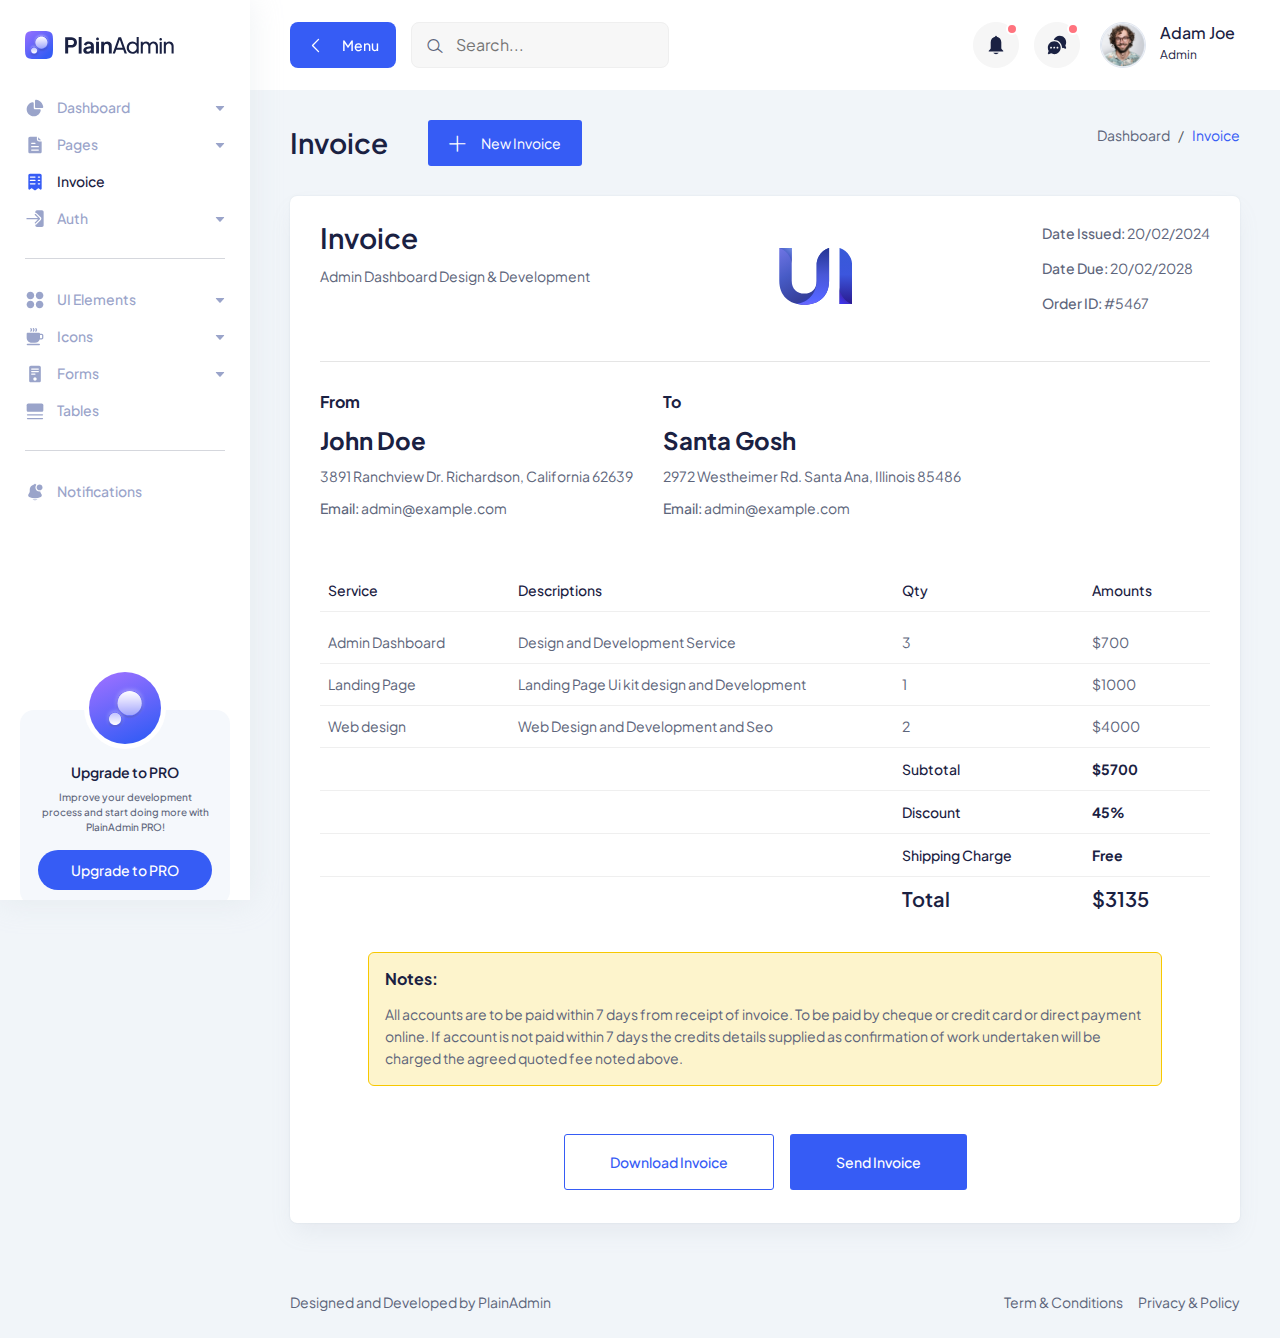
<file: dashboard - staff/invoice.html>
<!DOCTYPE html>
<html lang="en">
  <head>
    <meta charset="UTF-8" />
    <meta http-equiv="X-UA-Compatible" content="IE=edge" />
    <meta name="viewport" content="width=device-width, initial-scale=1.0" />
    <link rel="shortcut icon" href="assets/images/favicon.svg" type="image/x-icon" />
    <title>Invoice | PlainAdmin Demo</title>

    <!-- ========== All CSS files linkup ========= -->
    <link rel="stylesheet" href="assets/css/bootstrap.min.css" />
    <link rel="stylesheet" href="assets/css/lineicons.css" />
    <link rel="stylesheet" href="assets/css/materialdesignicons.min.css" />
    <link rel="stylesheet" href="assets/css/fullcalendar.css" />
    <link rel="stylesheet" href="assets/css/main.css" />
  </head>
  <body>
    <!-- ======== Preloader =========== -->
    <div id="preloader">
      <div class="spinner"></div>
    </div>
    <!-- ======== Preloader =========== -->

    <!-- ======== sidebar-nav start =========== -->
    <aside class="sidebar-nav-wrapper">
      <div class="navbar-logo">
        <a href="index.html">
          <img src="assets/images/logo/logo.svg" alt="logo" />
        </a>
      </div>
      <nav class="sidebar-nav">
        <ul>
          <li class="nav-item nav-item-has-children">
            <a
              href="#0"
              class="collapsed"
              data-bs-toggle="collapse"
              data-bs-target="#ddmenu_1"
              aria-controls="ddmenu_1"
              aria-expanded="false"
              aria-label="Toggle navigation"
            >
              <span class="icon">
                <svg width="20" height="20" viewBox="0 0 20 20" fill="none" xmlns="http://www.w3.org/2000/svg">
                  <path
                    d="M8.74999 18.3333C12.2376 18.3333 15.1364 15.8128 15.7244 12.4941C15.8448 11.8143 15.2737 11.25 14.5833 11.25H9.99999C9.30966 11.25 8.74999 10.6903 8.74999 10V5.41666C8.74999 4.7263 8.18563 4.15512 7.50586 4.27556C4.18711 4.86357 1.66666 7.76243 1.66666 11.25C1.66666 15.162 4.83797 18.3333 8.74999 18.3333Z" />
                  <path
                    d="M17.0833 10C17.7737 10 18.3432 9.43708 18.2408 8.75433C17.7005 5.14918 14.8508 2.29947 11.2457 1.75912C10.5629 1.6568 10 2.2263 10 2.91665V9.16666C10 9.62691 10.3731 10 10.8333 10H17.0833Z" />
                </svg>
              </span>
              <span class="text">Dashboard</span>
            </a>
            <ul id="ddmenu_1" class="collapse dropdown-nav">
              <li>
                <a href="index.html"> eCommerce </a>
              </li>
            </ul>
          </li>
          <li class="nav-item nav-item-has-children">
            <a
              href="#0"
              class="collapsed"
              data-bs-toggle="collapse"
              data-bs-target="#ddmenu_2"
              aria-controls="ddmenu_2"
              aria-expanded="false"
              aria-label="Toggle navigation"
            >
              <span class="icon">
                <svg width="20" height="20" viewBox="0 0 20 20" fill="none" xmlns="http://www.w3.org/2000/svg">
                  <path
                    d="M11.8097 1.66667C11.8315 1.66667 11.8533 1.6671 11.875 1.66796V4.16667C11.875 5.43232 12.901 6.45834 14.1667 6.45834H16.6654C16.6663 6.48007 16.6667 6.50186 16.6667 6.5237V16.6667C16.6667 17.5872 15.9205 18.3333 15 18.3333H5.00001C4.07954 18.3333 3.33334 17.5872 3.33334 16.6667V3.33334C3.33334 2.41286 4.07954 1.66667 5.00001 1.66667H11.8097ZM6.66668 7.70834C6.3215 7.70834 6.04168 7.98816 6.04168 8.33334C6.04168 8.67851 6.3215 8.95834 6.66668 8.95834H10C10.3452 8.95834 10.625 8.67851 10.625 8.33334C10.625 7.98816 10.3452 7.70834 10 7.70834H6.66668ZM6.04168 11.6667C6.04168 12.0118 6.3215 12.2917 6.66668 12.2917H13.3333C13.6785 12.2917 13.9583 12.0118 13.9583 11.6667C13.9583 11.3215 13.6785 11.0417 13.3333 11.0417H6.66668C6.3215 11.0417 6.04168 11.3215 6.04168 11.6667ZM6.66668 14.375C6.3215 14.375 6.04168 14.6548 6.04168 15C6.04168 15.3452 6.3215 15.625 6.66668 15.625H13.3333C13.6785 15.625 13.9583 15.3452 13.9583 15C13.9583 14.6548 13.6785 14.375 13.3333 14.375H6.66668Z" />
                  <path
                    d="M13.125 2.29167L16.0417 5.20834H14.1667C13.5913 5.20834 13.125 4.74197 13.125 4.16667V2.29167Z" />
                </svg>
              </span>
              <span class="text">Pages</span>
            </a>
            <ul id="ddmenu_2" class="collapse dropdown-nav">
              <li>
                <a href="settings.html"> Settings </a>
              </li>
              <li>
                <a href="blank-page.html"> Blank Page </a>
              </li>
            </ul>
          </li>
          <li class="nav-item active">
            <a href="invoice.html">
              <span class="icon">
                <svg width="20" height="20" viewBox="0 0 20 20" fill="none" xmlns="http://www.w3.org/2000/svg">
                  <path
                    d="M3.33334 3.35442C3.33334 2.4223 4.07954 1.66666 5.00001 1.66666H15C15.9205 1.66666 16.6667 2.4223 16.6667 3.35442V16.8565C16.6667 17.5519 15.8827 17.9489 15.3333 17.5317L13.8333 16.3924C13.537 16.1673 13.1297 16.1673 12.8333 16.3924L10.5 18.1646C10.2037 18.3896 9.79634 18.3896 9.50001 18.1646L7.16668 16.3924C6.87038 16.1673 6.46298 16.1673 6.16668 16.3924L4.66668 17.5317C4.11731 17.9489 3.33334 17.5519 3.33334 16.8565V3.35442ZM4.79168 5.04218C4.79168 5.39173 5.0715 5.6751 5.41668 5.6751H10C10.3452 5.6751 10.625 5.39173 10.625 5.04218C10.625 4.69264 10.3452 4.40927 10 4.40927H5.41668C5.0715 4.40927 4.79168 4.69264 4.79168 5.04218ZM5.41668 7.7848C5.0715 7.7848 4.79168 8.06817 4.79168 8.41774C4.79168 8.76724 5.0715 9.05066 5.41668 9.05066H10C10.3452 9.05066 10.625 8.76724 10.625 8.41774C10.625 8.06817 10.3452 7.7848 10 7.7848H5.41668ZM4.79168 11.7932C4.79168 12.1428 5.0715 12.4262 5.41668 12.4262H10C10.3452 12.4262 10.625 12.1428 10.625 11.7932C10.625 11.4437 10.3452 11.1603 10 11.1603H5.41668C5.0715 11.1603 4.79168 11.4437 4.79168 11.7932ZM13.3333 4.40927C12.9882 4.40927 12.7083 4.69264 12.7083 5.04218C12.7083 5.39173 12.9882 5.6751 13.3333 5.6751H14.5833C14.9285 5.6751 15.2083 5.39173 15.2083 5.04218C15.2083 4.69264 14.9285 4.40927 14.5833 4.40927H13.3333ZM12.7083 8.41774C12.7083 8.76724 12.9882 9.05066 13.3333 9.05066H14.5833C14.9285 9.05066 15.2083 8.76724 15.2083 8.41774C15.2083 8.06817 14.9285 7.7848 14.5833 7.7848H13.3333C12.9882 7.7848 12.7083 8.06817 12.7083 8.41774ZM13.3333 11.1603C12.9882 11.1603 12.7083 11.4437 12.7083 11.7932C12.7083 12.1428 12.9882 12.4262 13.3333 12.4262H14.5833C14.9285 12.4262 15.2083 12.1428 15.2083 11.7932C15.2083 11.4437 14.9285 11.1603 14.5833 11.1603H13.3333Z" />
                </svg>
              </span>
              <span class="text">Invoice</span>
            </a>
          </li>
          <li class="nav-item nav-item-has-children">
            <a
              href="#0"
              class="collapsed"
              data-bs-toggle="collapse"
              data-bs-target="#ddmenu_3"
              aria-controls="ddmenu_3"
              aria-expanded="false"
              aria-label="Toggle navigation"
            >
              <span class="icon">
                <svg width="20" height="20" viewBox="0 0 20 20" fill="none" xmlns="http://www.w3.org/2000/svg">
                  <path
                    d="M14.9211 10.1294C15.1652 9.88534 15.1652 9.48967 14.9211 9.24559L10.7544 5.0789C10.5103 4.83482 10.1147 4.83482 9.87057 5.0789C9.62649 5.32297 9.62649 5.71871 9.87057 5.96278L12.9702 9.06251H1.97916C1.63398 9.06251 1.35416 9.34234 1.35416 9.68751C1.35416 10.0327 1.63398 10.3125 1.97916 10.3125H12.9702L9.87057 13.4123C9.62649 13.6563 9.62649 14.052 9.87057 14.2961C10.1147 14.5402 10.5103 14.5402 10.7544 14.2961L14.9211 10.1294Z" />
                  <path
                    d="M11.6383 15.18L15.805 11.0133C16.5373 10.2811 16.5373 9.09391 15.805 8.36166L11.6383 4.195C11.2722 3.82888 10.7923 3.64582 10.3125 3.64582V3.02082C10.3125 2.10035 11.0587 1.35416 11.9792 1.35416H16.9792C17.8997 1.35416 18.6458 2.10035 18.6458 3.02082V16.3542C18.6458 17.2747 17.8997 18.0208 16.9792 18.0208H11.9792C11.0587 18.0208 10.3125 17.2747 10.3125 16.3542V15.7292C10.7923 15.7292 11.2722 15.5461 11.6383 15.18Z" />
                </svg>
              </span>
              <span class="text">Auth</span>
            </a>
            <ul id="ddmenu_3" class="collapse dropdown-nav">
              <li>
                <a href="signin.html"> Sign In </a>
              </li>
              <li>
                <a href="signup.html"> Sign Up </a>
              </li>
            </ul>
          </li>
          <span class="divider">
            <hr />
          </span>
          <li class="nav-item nav-item-has-children">
            <a
              href="#0"
              class="collapsed"
              data-bs-toggle="collapse"
              data-bs-target="#ddmenu_4"
              aria-controls="ddmenu_4"
              aria-expanded="false"
              aria-label="Toggle navigation"
            >
              <span class="icon">
                <svg width="20" height="20" viewBox="0 0 20 20" fill="none" xmlns="http://www.w3.org/2000/svg">
                  <path
                    d="M1.66666 5.41669C1.66666 3.34562 3.34559 1.66669 5.41666 1.66669C7.48772 1.66669 9.16666 3.34562 9.16666 5.41669C9.16666 7.48775 7.48772 9.16669 5.41666 9.16669C3.34559 9.16669 1.66666 7.48775 1.66666 5.41669Z" />
                  <path
                    d="M1.66666 14.5834C1.66666 12.5123 3.34559 10.8334 5.41666 10.8334C7.48772 10.8334 9.16666 12.5123 9.16666 14.5834C9.16666 16.6545 7.48772 18.3334 5.41666 18.3334C3.34559 18.3334 1.66666 16.6545 1.66666 14.5834Z" />
                  <path
                    d="M10.8333 5.41669C10.8333 3.34562 12.5123 1.66669 14.5833 1.66669C16.6544 1.66669 18.3333 3.34562 18.3333 5.41669C18.3333 7.48775 16.6544 9.16669 14.5833 9.16669C12.5123 9.16669 10.8333 7.48775 10.8333 5.41669Z" />
                  <path
                    d="M10.8333 14.5834C10.8333 12.5123 12.5123 10.8334 14.5833 10.8334C16.6544 10.8334 18.3333 12.5123 18.3333 14.5834C18.3333 16.6545 16.6544 18.3334 14.5833 18.3334C12.5123 18.3334 10.8333 16.6545 10.8333 14.5834Z" />
                </svg>
              </span>
              <span class="text">UI Elements </span>
            </a>
            <ul id="ddmenu_4" class="collapse dropdown-nav">
              <li>
                <a href="alerts.html"> Alerts </a>
              </li>
              <li>
                <a href="buttons.html"> Buttons </a>
              </li>
              <li>
                <a href="cards.html"> Cards </a>
              </li>
              <li>
                <a href="typography.html"> Typography </a>
              </li>
            </ul>
          </li>
          <li class="nav-item nav-item-has-children">
            <a
              href="#0"
              class="collapsed"
              data-bs-toggle="collapse"
              data-bs-target="#ddmenu_55"
              aria-controls="ddmenu_55"
              aria-expanded="false"
              aria-label="Toggle navigation"
            >
              <span class="icon">
                <svg width="20" height="20" viewBox="0 0 20 20" fill="none" xmlns="http://www.w3.org/2000/svg">
                  <path
                    d="M5.48663 1.1466C5.77383 0.955131 6.16188 1.03274 6.35335 1.31994L6.87852 2.10769C7.20508 2.59755 7.20508 3.23571 6.87852 3.72556L6.35335 4.51331C6.16188 4.80052 5.77383 4.87813 5.48663 4.68666C5.19943 4.49519 5.12182 4.10715 5.31328 3.81994L5.83845 3.03219C5.88511 2.96221 5.88511 2.87105 5.83845 2.80106L5.31328 2.01331C5.12182 1.72611 5.19943 1.33806 5.48663 1.1466Z" />
                  <path
                    d="M2.49999 5.83331C2.03976 5.83331 1.66666 6.2064 1.66666 6.66665V10.8333C1.66666 13.5948 3.90523 15.8333 6.66666 15.8333H9.99999C12.1856 15.8333 14.0436 14.431 14.7235 12.4772C14.8134 12.4922 14.9058 12.5 15 12.5H16.6667C17.5872 12.5 18.3333 11.7538 18.3333 10.8333V8.33331C18.3333 7.41284 17.5872 6.66665 16.6667 6.66665H15C15 6.2064 14.6269 5.83331 14.1667 5.83331H2.49999ZM14.9829 11.2496C14.9942 11.1123 15 10.9735 15 10.8333V7.91665H16.6667C16.8967 7.91665 17.0833 8.10319 17.0833 8.33331V10.8333C17.0833 11.0634 16.8967 11.25 16.6667 11.25H15L14.9898 11.2498L14.9829 11.2496Z" />
                  <path
                    d="M8.85332 1.31994C8.6619 1.03274 8.27383 0.955131 7.98663 1.1466C7.69943 1.33806 7.62182 1.72611 7.81328 2.01331L8.33848 2.80106C8.38507 2.87105 8.38507 2.96221 8.33848 3.03219L7.81328 3.81994C7.62182 4.10715 7.69943 4.49519 7.98663 4.68666C8.27383 4.87813 8.6619 4.80052 8.85332 4.51331L9.37848 3.72556C9.70507 3.23571 9.70507 2.59755 9.37848 2.10769L8.85332 1.31994Z" />
                  <path
                    d="M10.4867 1.1466C10.7738 0.955131 11.1619 1.03274 11.3533 1.31994L11.8785 2.10769C12.2051 2.59755 12.2051 3.23571 11.8785 3.72556L11.3533 4.51331C11.1619 4.80052 10.7738 4.87813 10.4867 4.68666C10.1994 4.49519 10.1218 4.10715 10.3133 3.81994L10.8385 3.03219C10.8851 2.96221 10.8851 2.87105 10.8385 2.80106L10.3133 2.01331C10.1218 1.72611 10.1994 1.33806 10.4867 1.1466Z" />
                  <path
                    d="M2.49999 16.6667C2.03976 16.6667 1.66666 17.0398 1.66666 17.5C1.66666 17.9602 2.03976 18.3334 2.49999 18.3334H14.1667C14.6269 18.3334 15 17.9602 15 17.5C15 17.0398 14.6269 16.6667 14.1667 16.6667H2.49999Z" />
                </svg>
              </span>
              <span class="text">Icons</span>
            </a>
            <ul id="ddmenu_55" class="collapse dropdown-nav">
              <li>
                <a href="icons.html"> LineIcons </a>
              </li>
              <li>
                <a href="mdi-icons.html"> MDI Icons </a>
              </li>
            </ul>
          </li>
          <li class="nav-item nav-item-has-children">
            <a
              href="#0"
              class="collapsed"
              data-bs-toggle="collapse"
              data-bs-target="#ddmenu_5"
              aria-controls="ddmenu_5"
              aria-expanded="false"
              aria-label="Toggle navigation"
            >
              <span class="icon">
                <svg width="20" height="20" viewBox="0 0 20 20" fill="none" xmlns="http://www.w3.org/2000/svg">
                  <path
                    d="M4.16666 3.33335C4.16666 2.41288 4.91285 1.66669 5.83332 1.66669H14.1667C15.0872 1.66669 15.8333 2.41288 15.8333 3.33335V16.6667C15.8333 17.5872 15.0872 18.3334 14.1667 18.3334H5.83332C4.91285 18.3334 4.16666 17.5872 4.16666 16.6667V3.33335ZM6.04166 5.00002C6.04166 5.3452 6.32148 5.62502 6.66666 5.62502H13.3333C13.6785 5.62502 13.9583 5.3452 13.9583 5.00002C13.9583 4.65485 13.6785 4.37502 13.3333 4.37502H6.66666C6.32148 4.37502 6.04166 4.65485 6.04166 5.00002ZM6.66666 6.87502C6.32148 6.87502 6.04166 7.15485 6.04166 7.50002C6.04166 7.8452 6.32148 8.12502 6.66666 8.12502H13.3333C13.6785 8.12502 13.9583 7.8452 13.9583 7.50002C13.9583 7.15485 13.6785 6.87502 13.3333 6.87502H6.66666ZM6.04166 10C6.04166 10.3452 6.32148 10.625 6.66666 10.625H9.99999C10.3452 10.625 10.625 10.3452 10.625 10C10.625 9.65485 10.3452 9.37502 9.99999 9.37502H6.66666C6.32148 9.37502 6.04166 9.65485 6.04166 10ZM9.99999 16.6667C10.9205 16.6667 11.6667 15.9205 11.6667 15C11.6667 14.0795 10.9205 13.3334 9.99999 13.3334C9.07949 13.3334 8.33332 14.0795 8.33332 15C8.33332 15.9205 9.07949 16.6667 9.99999 16.6667Z" />
                </svg>
              </span>
              <span class="text"> Forms </span>
            </a>
            <ul id="ddmenu_5" class="collapse dropdown-nav">
              <li>
                <a href="form-elements.html"> Form Elements </a>
              </li>
            </ul>
          </li>
          <li class="nav-item">
            <a href="tables.html">
              <span class="icon">
                <svg width="20" height="20" viewBox="0 0 20 20" fill="none" xmlns="http://www.w3.org/2000/svg">
                  <path
                    d="M1.66666 4.16667C1.66666 3.24619 2.41285 2.5 3.33332 2.5H16.6667C17.5872 2.5 18.3333 3.24619 18.3333 4.16667V9.16667C18.3333 10.0872 17.5872 10.8333 16.6667 10.8333H3.33332C2.41285 10.8333 1.66666 10.0872 1.66666 9.16667V4.16667Z" />
                  <path
                    d="M1.875 13.75C1.875 13.4048 2.15483 13.125 2.5 13.125H17.5C17.8452 13.125 18.125 13.4048 18.125 13.75C18.125 14.0952 17.8452 14.375 17.5 14.375H2.5C2.15483 14.375 1.875 14.0952 1.875 13.75Z" />
                  <path
                    d="M2.5 16.875C2.15483 16.875 1.875 17.1548 1.875 17.5C1.875 17.8452 2.15483 18.125 2.5 18.125H17.5C17.8452 18.125 18.125 17.8452 18.125 17.5C18.125 17.1548 17.8452 16.875 17.5 16.875H2.5Z" />
                </svg>
              </span>
              <span class="text">Tables</span>
            </a>
          </li>
          <span class="divider"><hr /></span>

          <li class="nav-item">
            <a href="notification.html">
              <span class="icon">
                <svg width="20" height="20" viewBox="0 0 20 20" fill="none" xmlns="http://www.w3.org/2000/svg">
                  <path
                    d="M10.8333 2.50008C10.8333 2.03984 10.4602 1.66675 9.99999 1.66675C9.53975 1.66675 9.16666 2.03984 9.16666 2.50008C9.16666 2.96032 9.53975 3.33341 9.99999 3.33341C10.4602 3.33341 10.8333 2.96032 10.8333 2.50008Z" />
                  <path
                    d="M17.5 5.41673C17.5 7.02756 16.1942 8.33339 14.5833 8.33339C12.9725 8.33339 11.6667 7.02756 11.6667 5.41673C11.6667 3.80589 12.9725 2.50006 14.5833 2.50006C16.1942 2.50006 17.5 3.80589 17.5 5.41673Z" />
                  <path
                    d="M11.4272 2.69637C10.9734 2.56848 10.4947 2.50006 10 2.50006C7.10054 2.50006 4.75003 4.85057 4.75003 7.75006V9.20873C4.75003 9.72814 4.62082 10.2393 4.37404 10.6963L3.36705 12.5611C2.89938 13.4272 3.26806 14.5081 4.16749 14.9078C7.88074 16.5581 12.1193 16.5581 15.8326 14.9078C16.732 14.5081 17.1007 13.4272 16.633 12.5611L15.626 10.6963C15.43 10.3333 15.3081 9.93606 15.2663 9.52773C15.0441 9.56431 14.8159 9.58339 14.5833 9.58339C12.2822 9.58339 10.4167 7.71791 10.4167 5.41673C10.4167 4.37705 10.7975 3.42631 11.4272 2.69637Z" />
                  <path
                    d="M7.48901 17.1925C8.10004 17.8918 8.99841 18.3335 10 18.3335C11.0016 18.3335 11.9 17.8918 12.511 17.1925C10.8482 17.4634 9.15183 17.4634 7.48901 17.1925Z" />
                </svg>
              </span>
              <span class="text">Notifications</span>
            </a>
          </li>
        </ul>
      </nav>
      <div class="promo-box">
        <div class="promo-icon">
          <img class="mx-auto" src="./assets/images/logo/logo-icon-big.svg" alt="Logo">
        </div>
        <h3>Upgrade to PRO</h3>
        <p>Improve your development process and start doing more with PlainAdmin PRO!</p>
        <a href="https://plainadmin.com/pro" target="_blank" rel="nofollow" class="main-btn primary-btn btn-hover">
          Upgrade to PRO
        </a>
      </div>
    </aside>
    <div class="overlay"></div>
    <!-- ======== sidebar-nav end =========== -->

    <!-- ======== main-wrapper start =========== -->
    <main class="main-wrapper">
      <!-- ========== header start ========== -->
      <header class="header">
        <div class="container-fluid">
          <div class="row">
            <div class="col-lg-5 col-md-5 col-6">
              <div class="header-left d-flex align-items-center">
                <div class="menu-toggle-btn mr-15">
                  <button id="menu-toggle" class="main-btn primary-btn btn-hover">
                    <i class="lni lni-chevron-left me-2"></i> Menu
                  </button>
                </div>
                <div class="header-search d-none d-md-flex">
                  <form action="#">
                    <input type="text" placeholder="Search..." />
                    <button><i class="lni lni-search-alt"></i></button>
                  </form>
                </div>
              </div>
            </div>
            <div class="col-lg-7 col-md-7 col-6">
              <div class="header-right">
                <!-- notification start -->
                <div class="notification-box ml-15 d-none d-md-flex">
                  <button class="dropdown-toggle" type="button" id="notification" data-bs-toggle="dropdown"
                    aria-expanded="false">
                    <svg width="22" height="22" viewBox="0 0 22 22" fill="none" xmlns="http://www.w3.org/2000/svg">
                      <path
                        d="M11 20.1667C9.88317 20.1667 8.88718 19.63 8.23901 18.7917H13.761C13.113 19.63 12.1169 20.1667 11 20.1667Z"
                        fill="" />
                      <path
                        d="M10.1157 2.74999C10.1157 2.24374 10.5117 1.83333 11 1.83333C11.4883 1.83333 11.8842 2.24374 11.8842 2.74999V2.82604C14.3932 3.26245 16.3051 5.52474 16.3051 8.24999V14.287C16.3051 14.5301 16.3982 14.7633 16.564 14.9352L18.2029 16.6342C18.4814 16.9229 18.2842 17.4167 17.8903 17.4167H4.10961C3.71574 17.4167 3.5185 16.9229 3.797 16.6342L5.43589 14.9352C5.6017 14.7633 5.69485 14.5301 5.69485 14.287V8.24999C5.69485 5.52474 7.60672 3.26245 10.1157 2.82604V2.74999Z"
                        fill="" />
                    </svg>
                    <span></span>
                  </button>
                  <ul class="dropdown-menu dropdown-menu-end" aria-labelledby="notification">
                    <li>
                      <a href="#0">
                        <div class="image">
                          <img src="assets/images/lead/lead-6.png" alt="" />
                        </div>
                        <div class="content">
                          <h6>
                            John Doe
                            <span class="text-regular">
                              comment on a product.
                            </span>
                          </h6>
                          <p>
                            Lorem ipsum dolor sit amet, consect etur adipiscing
                            elit Vivamus tortor.
                          </p>
                          <span>10 mins ago</span>
                        </div>
                      </a>
                    </li>
                    <li>
                      <a href="#0">
                        <div class="image">
                          <img src="assets/images/lead/lead-1.png" alt="" />
                        </div>
                        <div class="content">
                          <h6>
                            Jonathon
                            <span class="text-regular">
                              like on a product.
                            </span>
                          </h6>
                          <p>
                            Lorem ipsum dolor sit amet, consect etur adipiscing
                            elit Vivamus tortor.
                          </p>
                          <span>10 mins ago</span>
                        </div>
                      </a>
                    </li>
                  </ul>
                </div>
                <!-- notification end -->
                <!-- message start -->
                <div class="header-message-box ml-15 d-none d-md-flex">
                  <button class="dropdown-toggle" type="button" id="message" data-bs-toggle="dropdown"
                    aria-expanded="false">
                    <svg width="22" height="22" viewBox="0 0 22 22" fill="none" xmlns="http://www.w3.org/2000/svg">
                      <path
                        d="M7.74866 5.97421C7.91444 5.96367 8.08162 5.95833 8.25005 5.95833C12.5532 5.95833 16.0417 9.4468 16.0417 13.75C16.0417 13.9184 16.0364 14.0856 16.0259 14.2514C16.3246 14.138 16.6127 14.003 16.8883 13.8482L19.2306 14.629C19.7858 14.8141 20.3141 14.2858 20.129 13.7306L19.3482 11.3882C19.8694 10.4604 20.1667 9.38996 20.1667 8.25C20.1667 4.70617 17.2939 1.83333 13.75 1.83333C11.0077 1.83333 8.66702 3.55376 7.74866 5.97421Z"
                        fill="" />
                      <path
                        d="M14.6667 13.75C14.6667 17.2938 11.7939 20.1667 8.25004 20.1667C7.11011 20.1667 6.03962 19.8694 5.11182 19.3482L2.76946 20.129C2.21421 20.3141 1.68597 19.7858 1.87105 19.2306L2.65184 16.8882C2.13062 15.9604 1.83338 14.89 1.83338 13.75C1.83338 10.2062 4.70622 7.33333 8.25004 7.33333C11.7939 7.33333 14.6667 10.2062 14.6667 13.75ZM5.95838 13.75C5.95838 13.2437 5.54797 12.8333 5.04171 12.8333C4.53545 12.8333 4.12504 13.2437 4.12504 13.75C4.12504 14.2563 4.53545 14.6667 5.04171 14.6667C5.54797 14.6667 5.95838 14.2563 5.95838 13.75ZM9.16671 13.75C9.16671 13.2437 8.7563 12.8333 8.25004 12.8333C7.74379 12.8333 7.33338 13.2437 7.33338 13.75C7.33338 14.2563 7.74379 14.6667 8.25004 14.6667C8.7563 14.6667 9.16671 14.2563 9.16671 13.75ZM11.4584 14.6667C11.9647 14.6667 12.375 14.2563 12.375 13.75C12.375 13.2437 11.9647 12.8333 11.4584 12.8333C10.9521 12.8333 10.5417 13.2437 10.5417 13.75C10.5417 14.2563 10.9521 14.6667 11.4584 14.6667Z"
                        fill="" />
                    </svg>
                    <span></span>
                  </button>
                  <ul class="dropdown-menu dropdown-menu-end" aria-labelledby="message">
                    <li>
                      <a href="#0">
                        <div class="image">
                          <img src="assets/images/lead/lead-5.png" alt="" />
                        </div>
                        <div class="content">
                          <h6>Jacob Jones</h6>
                          <p>Hey!I can across your profile and ...</p>
                          <span>10 mins ago</span>
                        </div>
                      </a>
                    </li>
                    <li>
                      <a href="#0">
                        <div class="image">
                          <img src="assets/images/lead/lead-3.png" alt="" />
                        </div>
                        <div class="content">
                          <h6>John Doe</h6>
                          <p>Would you mind please checking out</p>
                          <span>12 mins ago</span>
                        </div>
                      </a>
                    </li>
                    <li>
                      <a href="#0">
                        <div class="image">
                          <img src="assets/images/lead/lead-2.png" alt="" />
                        </div>
                        <div class="content">
                          <h6>Anee Lee</h6>
                          <p>Hey! are you available for freelance?</p>
                          <span>1h ago</span>
                        </div>
                      </a>
                    </li>
                  </ul>
                </div>
                <!-- message end -->
                <!-- profile start -->
                <div class="profile-box ml-15">
                  <button class="dropdown-toggle bg-transparent border-0" type="button" id="profile"
                    data-bs-toggle="dropdown" aria-expanded="false">
                    <div class="profile-info">
                      <div class="info">
                        <div class="image">
                          <img src="assets/images/profile/profile-image.png" alt="" />
                        </div>
                        <div>
                          <h6 class="fw-500">Adam Joe</h6>
                          <p>Admin</p>
                        </div>
                      </div>
                    </div>
                  </button>
                  <ul class="dropdown-menu dropdown-menu-end" aria-labelledby="profile">
                    <li>
                      <div class="author-info flex items-center !p-1">
                        <div class="image">
                          <img src="assets/images/profile/profile-image.png" alt="image">
                        </div>
                        <div class="content">
                          <h4 class="text-sm">Adam Joe</h4>
                          <a class="text-black/40 dark:text-white/40 hover:text-black dark:hover:text-white text-xs"
                            href="#">Email@gmail.com</a>
                        </div>
                      </div>
                    </li>
                    <li class="divider"></li>
                    <li>
                      <a href="#0">
                        <i class="lni lni-user"></i> View Profile
                      </a>
                    </li>
                    <li>
                      <a href="#0">
                        <i class="lni lni-alarm"></i> Notifications
                      </a>
                    </li>
                    <li>
                      <a href="#0"> <i class="lni lni-inbox"></i> Messages </a>
                    </li>
                    <li>
                      <a href="#0"> <i class="lni lni-cog"></i> Settings </a>
                    </li>
                    <li class="divider"></li>
                    <li>
                      <a href="#0"> <i class="lni lni-exit"></i> Sign Out </a>
                    </li>
                  </ul>
                </div>
                <!-- profile end -->
              </div>
            </div>
          </div>
        </div>
      </header>
      <!-- ========== header end ========== -->

      <!-- ========== section start ========== -->
      <section>
        <div class="container-fluid">
          <!-- ========== title-wrapper start ========== -->
          <div class="title-wrapper pt-30">
            <div class="row align-items-center">
              <div class="col-md-6">
                <div class="title d-flex align-items-center flex-wrap">
                  <h2 class="mr-40">Invoice</h2>
                  <a href="#0" class="main-btn primary-btn btn-hover btn-sm">
                    <i class="lni lni-plus mr-5"></i> New Invoice</a>
                </div>
              </div>
              <!-- end col -->
              <div class="col-md-6">
                <div class="breadcrumb-wrapper">
                  <nav aria-label="breadcrumb">
                    <ol class="breadcrumb">
                      <li class="breadcrumb-item">
                        <a href="#0">Dashboard</a>
                      </li>
                      <li class="breadcrumb-item active" aria-current="page">
                        Invoice
                      </li>
                    </ol>
                  </nav>
                </div>
              </div>
              <!-- end col -->
            </div>
            <!-- end row -->
          </div>
          <!-- ========== title-wrapper end ========== -->

          <!-- Invoice Wrapper Start -->
          <div class="invoice-wrapper">
            <div class="row">
              <div class="col-12">
                <div class="invoice-card card-style mb-30">
                  <div class="invoice-header">
                    <div class="invoice-for">
                      <h2 class="mb-10">Invoice</h2>
                      <p class="text-sm">
                        Admin Dashboard Design & Development
                      </p>
                    </div>
                    <div class="invoice-logo">
                      <img src="assets/images/invoice/uideck-logo.svg" alt="" />
                    </div>
                    <div class="invoice-date">
                      <p><span>Date Issued:</span> 20/02/2024</p>
                      <p><span>Date Due:</span> 20/02/2028</p>
                      <p><span>Order ID:</span> #5467</p>
                    </div>
                  </div>
                  <div class="invoice-address">
                    <div class="address-item">
                      <h5 class="text-bold">From</h5>
                      <h1>John Doe</h1>
                      <p class="text-sm">
                        3891 Ranchview Dr. Richardson, California 62639
                      </p>
                      <p class="text-sm">
                        <span class="text-medium">Email:</span>
                        admin@example.com
                      </p>
                    </div>
                    <div class="address-item">
                      <h5 class="text-bold">To</h5>
                      <h1>Santa Gosh</h1>
                      <p class="text-sm">
                        2972 Westheimer Rd. Santa Ana, Illinois 85486
                      </p>
                      <p class="text-sm">
                        <span class="text-medium">Email:</span>
                        admin@example.com
                      </p>
                    </div>
                  </div>
                  <div class="table-responsive">
                    <table class="invoice-table table">
                      <thead>
                        <tr>
                          <th class="service">
                            <h6 class="text-sm text-medium">Service</h6>
                          </th>
                          <th class="desc">
                            <h6 class="text-sm text-medium">Descriptions</h6>
                          </th>
                          <th class="qty">
                            <h6 class="text-sm text-medium">Qty</h6>
                          </th>
                          <th class="amount">
                            <h6 class="text-sm text-medium">Amounts</h6>
                          </th>
                        </tr>
                      </thead>
                      <tbody>
                        <tr>
                          <td>
                            <p class="text-sm">Admin Dashboard</p>
                          </td>
                          <td>
                            <p class="text-sm">
                              Design and Development Service
                            </p>
                          </td>
                          <td>
                            <p class="text-sm">3</p>
                          </td>
                          <td>
                            <p class="text-sm">$700</p>
                          </td>
                        </tr>
                        <tr>
                          <td>
                            <p class="text-sm">Landing Page</p>
                          </td>
                          <td>
                            <p class="text-sm">
                              Landing Page Ui kit design and Development
                            </p>
                          </td>
                          <td>
                            <p class="text-sm">1</p>
                          </td>
                          <td>
                            <p class="text-sm">$1000</p>
                          </td>
                        </tr>
                        <tr>
                          <td>
                            <p class="text-sm">Web design</p>
                          </td>
                          <td>
                            <p class="text-sm">
                              Web Design and Development and Seo
                            </p>
                          </td>
                          <td>
                            <p class="text-sm">2</p>
                          </td>
                          <td>
                            <p class="text-sm">$4000</p>
                          </td>
                        </tr>
                        <tr>
                          <td></td>
                          <td></td>
                          <td>
                            <h6 class="text-sm text-medium">Subtotal</h6>
                          </td>
                          <td>
                            <h6 class="text-sm text-bold">$5700</h6>
                          </td>
                        </tr>
                        <tr>
                          <td></td>
                          <td></td>
                          <td>
                            <h6 class="text-sm text-medium">Discount</h6>
                          </td>
                          <td>
                            <h6 class="text-sm text-bold">45%</h6>
                          </td>
                        </tr>
                        <tr>
                          <td></td>
                          <td></td>
                          <td>
                            <h6 class="text-sm text-medium">Shipping Charge</h6>
                          </td>
                          <td>
                            <h6 class="text-sm text-bold">Free</h6>
                          </td>
                        </tr>
                        <tr>
                          <td></td>
                          <td></td>
                          <td>
                            <h4>Total</h4>
                          </td>
                          <td>
                            <h4>$3135</h4>
                          </td>
                        </tr>
                      </tbody>
                    </table>
                  </div>
                  <div class="note-wrapper warning-alert py-4 px-sm-3 px-lg-5">
                    <div class="alert">
                      <h5 class="text-bold mb-15">Notes:</h5>
                      <p class="text-sm text-gray">
                        All accounts are to be paid within 7 days from receipt
                        of invoice. To be paid by cheque or credit card or
                        direct payment online. If account is not paid within 7
                        days the credits details supplied as confirmation of
                        work undertaken will be charged the agreed quoted fee
                        noted above.
                      </p>
                    </div>
                  </div>
                  <div class="invoice-action">
                    <ul class="d-flex flex-wrap align-items-center justify-content-center">
                      <li class="m-2">
                        <a href="#0" class="main-btn primary-btn-outline btn-hover">
                          Download Invoice
                        </a>
                      </li>
                      <li class="m-2">
                        <a href="#0" class="main-btn primary-btn btn-hover">
                          Send Invoice
                        </a>
                      </li>
                    </ul>
                  </div>
                </div>
                <!-- End Card -->
              </div>
              <!-- ENd Col -->
            </div>
            <!-- End Row -->
          </div>
          <!-- Invoice Wrapper End -->
        </div>
        <!-- end container -->
      </section>
      <!-- ========== section end ========== -->

      <!-- ========== footer start =========== -->
      <footer class="footer">
        <div class="container-fluid">
          <div class="row">
            <div class="col-md-6 order-last order-md-first">
              <div class="copyright text-center text-md-start">
                <p class="text-sm">
                  Designed and Developed by
                  <a href="https://plainadmin.com" rel="nofollow" target="_blank">
                    PlainAdmin
                  </a>
                </p>
              </div>
            </div>
            <!-- end col-->
            <div class="col-md-6">
              <div class="terms d-flex justify-content-center justify-content-md-end">
                <a href="#0" class="text-sm">Term & Conditions</a>
                <a href="#0" class="text-sm ml-15">Privacy & Policy</a>
              </div>
            </div>
          </div>
          <!-- end row -->
        </div>
        <!-- end container -->
      </footer>
      <!-- ========== footer end =========== -->
    </main>
    <!-- ======== main-wrapper end =========== -->

    <!-- ========= All Javascript files linkup ======== -->
    <script src="assets/js/bootstrap.bundle.min.js"></script>
    <script src="assets/js/Chart.min.js"></script>
    <script src="assets/js/dynamic-pie-chart.js"></script>
    <script src="assets/js/moment.min.js"></script>
    <script src="assets/js/fullcalendar.js"></script>
    <script src="assets/js/jvectormap.min.js"></script>
    <script src="assets/js/world-merc.js"></script>
    <script src="assets/js/polyfill.js"></script>
    <script src="assets/js/main.js"></script>
  </body>
</html>
</file>
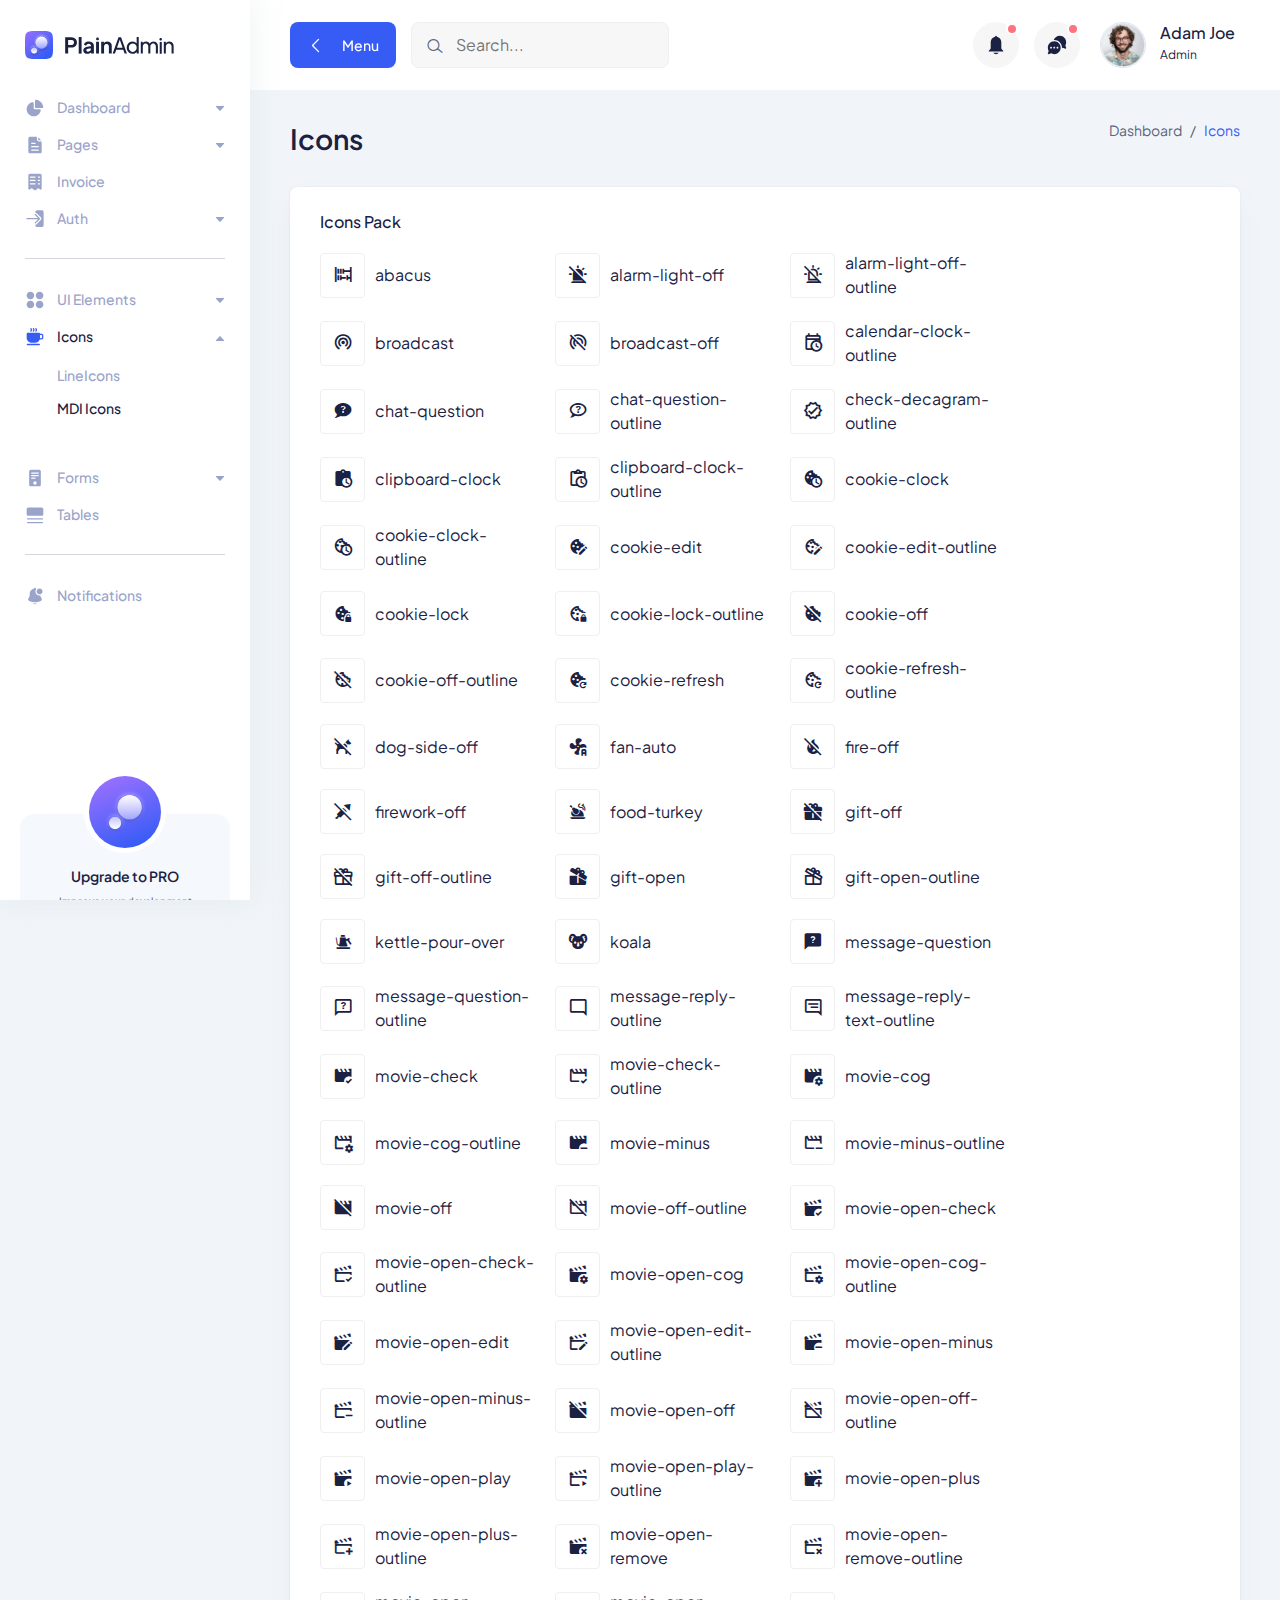
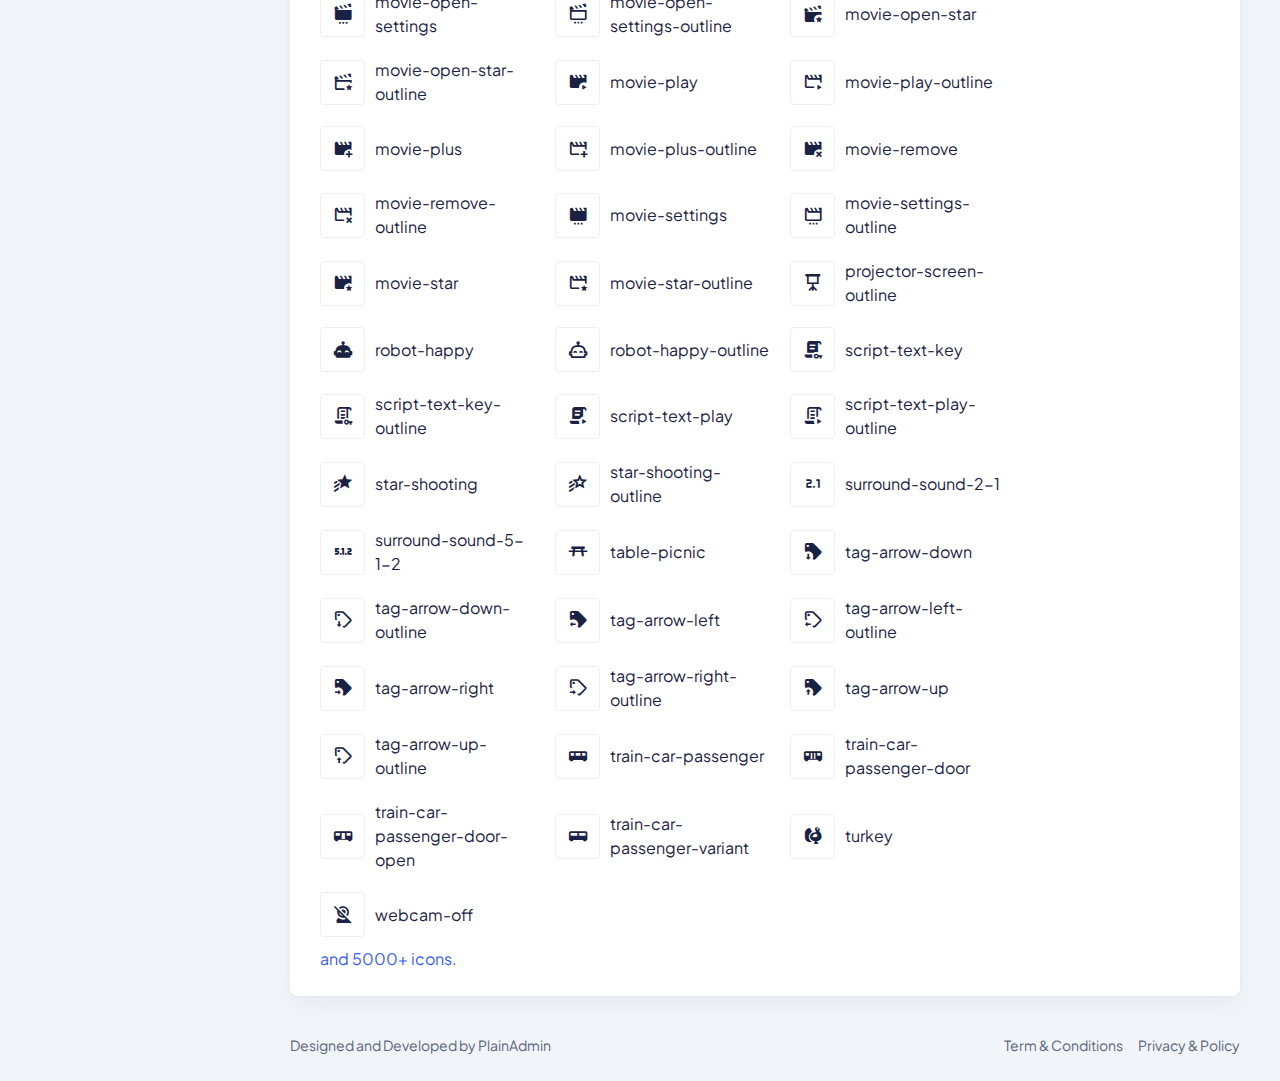
<file: dashboard - staff/mdi-icons.html>
<!DOCTYPE html>
<html lang="en">
  <head>
    <meta charset="UTF-8" />
    <meta http-equiv="X-UA-Compatible" content="IE=edge" />
    <meta name="viewport" content="width=device-width, initial-scale=1.0" />
    <link rel="shortcut icon" href="assets/images/favicon.svg" type="image/x-icon" />
    <title>Material Design Icons | PlainAdmin Demo</title>

    <!-- ========== All CSS files linkup ========= -->
    <link rel="stylesheet" href="assets/css/bootstrap.min.css" />
    <link rel="stylesheet" href="assets/css/lineicons.css" />
    <link rel="stylesheet" href="assets/css/materialdesignicons.min.css" />
    <link rel="stylesheet" href="assets/css/fullcalendar.css" />
    <link rel="stylesheet" href="assets/css/main.css" />
  </head>
  <body>
    <!-- ======== Preloader =========== -->
    <div id="preloader">
      <div class="spinner"></div>
    </div>
    <!-- ======== Preloader =========== -->

    <!-- ======== sidebar-nav start =========== -->
    <aside class="sidebar-nav-wrapper">
      <div class="navbar-logo">
        <a href="index.html">
          <img src="assets/images/logo/logo.svg" alt="logo" />
        </a>
      </div>
      <nav class="sidebar-nav">
        <ul>
          <li class="nav-item nav-item-has-children">
            <a
              href="#0"
              class="collapsed"
              data-bs-toggle="collapse"
              data-bs-target="#ddmenu_1"
              aria-controls="ddmenu_1"
              aria-expanded="false"
              aria-label="Toggle navigation"
            >
              <span class="icon">
                <svg width="20" height="20" viewBox="0 0 20 20" fill="none" xmlns="http://www.w3.org/2000/svg">
                  <path
                    d="M8.74999 18.3333C12.2376 18.3333 15.1364 15.8128 15.7244 12.4941C15.8448 11.8143 15.2737 11.25 14.5833 11.25H9.99999C9.30966 11.25 8.74999 10.6903 8.74999 10V5.41666C8.74999 4.7263 8.18563 4.15512 7.50586 4.27556C4.18711 4.86357 1.66666 7.76243 1.66666 11.25C1.66666 15.162 4.83797 18.3333 8.74999 18.3333Z" />
                  <path
                    d="M17.0833 10C17.7737 10 18.3432 9.43708 18.2408 8.75433C17.7005 5.14918 14.8508 2.29947 11.2457 1.75912C10.5629 1.6568 10 2.2263 10 2.91665V9.16666C10 9.62691 10.3731 10 10.8333 10H17.0833Z" />
                </svg>
              </span>
              <span class="text">Dashboard</span>
            </a>
            <ul id="ddmenu_1" class="collapse dropdown-nav">
              <li>
                <a href="index.html"> eCommerce </a>
              </li>
            </ul>
          </li>
          <li class="nav-item nav-item-has-children">
            <a
              href="#0"
              class="collapsed"
              data-bs-toggle="collapse"
              data-bs-target="#ddmenu_2"
              aria-controls="ddmenu_2"
              aria-expanded="false"
              aria-label="Toggle navigation"
            >
              <span class="icon">
                <svg width="20" height="20" viewBox="0 0 20 20" fill="none" xmlns="http://www.w3.org/2000/svg">
                  <path
                    d="M11.8097 1.66667C11.8315 1.66667 11.8533 1.6671 11.875 1.66796V4.16667C11.875 5.43232 12.901 6.45834 14.1667 6.45834H16.6654C16.6663 6.48007 16.6667 6.50186 16.6667 6.5237V16.6667C16.6667 17.5872 15.9205 18.3333 15 18.3333H5.00001C4.07954 18.3333 3.33334 17.5872 3.33334 16.6667V3.33334C3.33334 2.41286 4.07954 1.66667 5.00001 1.66667H11.8097ZM6.66668 7.70834C6.3215 7.70834 6.04168 7.98816 6.04168 8.33334C6.04168 8.67851 6.3215 8.95834 6.66668 8.95834H10C10.3452 8.95834 10.625 8.67851 10.625 8.33334C10.625 7.98816 10.3452 7.70834 10 7.70834H6.66668ZM6.04168 11.6667C6.04168 12.0118 6.3215 12.2917 6.66668 12.2917H13.3333C13.6785 12.2917 13.9583 12.0118 13.9583 11.6667C13.9583 11.3215 13.6785 11.0417 13.3333 11.0417H6.66668C6.3215 11.0417 6.04168 11.3215 6.04168 11.6667ZM6.66668 14.375C6.3215 14.375 6.04168 14.6548 6.04168 15C6.04168 15.3452 6.3215 15.625 6.66668 15.625H13.3333C13.6785 15.625 13.9583 15.3452 13.9583 15C13.9583 14.6548 13.6785 14.375 13.3333 14.375H6.66668Z" />
                  <path
                    d="M13.125 2.29167L16.0417 5.20834H14.1667C13.5913 5.20834 13.125 4.74197 13.125 4.16667V2.29167Z" />
                </svg>
              </span>
              <span class="text">Pages</span>
            </a>
            <ul id="ddmenu_2" class="collapse dropdown-nav">
              <li>
                <a href="settings.html"> Settings </a>
              </li>
              <li>
                <a href="blank-page.html"> Blank Page </a>
              </li>
            </ul>
          </li>
          <li class="nav-item">
            <a href="invoice.html">
              <span class="icon">
                <svg width="20" height="20" viewBox="0 0 20 20" fill="none" xmlns="http://www.w3.org/2000/svg">
                  <path
                    d="M3.33334 3.35442C3.33334 2.4223 4.07954 1.66666 5.00001 1.66666H15C15.9205 1.66666 16.6667 2.4223 16.6667 3.35442V16.8565C16.6667 17.5519 15.8827 17.9489 15.3333 17.5317L13.8333 16.3924C13.537 16.1673 13.1297 16.1673 12.8333 16.3924L10.5 18.1646C10.2037 18.3896 9.79634 18.3896 9.50001 18.1646L7.16668 16.3924C6.87038 16.1673 6.46298 16.1673 6.16668 16.3924L4.66668 17.5317C4.11731 17.9489 3.33334 17.5519 3.33334 16.8565V3.35442ZM4.79168 5.04218C4.79168 5.39173 5.0715 5.6751 5.41668 5.6751H10C10.3452 5.6751 10.625 5.39173 10.625 5.04218C10.625 4.69264 10.3452 4.40927 10 4.40927H5.41668C5.0715 4.40927 4.79168 4.69264 4.79168 5.04218ZM5.41668 7.7848C5.0715 7.7848 4.79168 8.06817 4.79168 8.41774C4.79168 8.76724 5.0715 9.05066 5.41668 9.05066H10C10.3452 9.05066 10.625 8.76724 10.625 8.41774C10.625 8.06817 10.3452 7.7848 10 7.7848H5.41668ZM4.79168 11.7932C4.79168 12.1428 5.0715 12.4262 5.41668 12.4262H10C10.3452 12.4262 10.625 12.1428 10.625 11.7932C10.625 11.4437 10.3452 11.1603 10 11.1603H5.41668C5.0715 11.1603 4.79168 11.4437 4.79168 11.7932ZM13.3333 4.40927C12.9882 4.40927 12.7083 4.69264 12.7083 5.04218C12.7083 5.39173 12.9882 5.6751 13.3333 5.6751H14.5833C14.9285 5.6751 15.2083 5.39173 15.2083 5.04218C15.2083 4.69264 14.9285 4.40927 14.5833 4.40927H13.3333ZM12.7083 8.41774C12.7083 8.76724 12.9882 9.05066 13.3333 9.05066H14.5833C14.9285 9.05066 15.2083 8.76724 15.2083 8.41774C15.2083 8.06817 14.9285 7.7848 14.5833 7.7848H13.3333C12.9882 7.7848 12.7083 8.06817 12.7083 8.41774ZM13.3333 11.1603C12.9882 11.1603 12.7083 11.4437 12.7083 11.7932C12.7083 12.1428 12.9882 12.4262 13.3333 12.4262H14.5833C14.9285 12.4262 15.2083 12.1428 15.2083 11.7932C15.2083 11.4437 14.9285 11.1603 14.5833 11.1603H13.3333Z" />
                </svg>
              </span>
              <span class="text">Invoice</span>
            </a>
          </li>
          <li class="nav-item nav-item-has-children">
            <a
              href="#0"
              class="collapsed"
              data-bs-toggle="collapse"
              data-bs-target="#ddmenu_3"
              aria-controls="ddmenu_3"
              aria-expanded="false"
              aria-label="Toggle navigation"
            >
              <span class="icon">
                <svg width="20" height="20" viewBox="0 0 20 20" fill="none" xmlns="http://www.w3.org/2000/svg">
                  <path
                    d="M14.9211 10.1294C15.1652 9.88534 15.1652 9.48967 14.9211 9.24559L10.7544 5.0789C10.5103 4.83482 10.1147 4.83482 9.87057 5.0789C9.62649 5.32297 9.62649 5.71871 9.87057 5.96278L12.9702 9.06251H1.97916C1.63398 9.06251 1.35416 9.34234 1.35416 9.68751C1.35416 10.0327 1.63398 10.3125 1.97916 10.3125H12.9702L9.87057 13.4123C9.62649 13.6563 9.62649 14.052 9.87057 14.2961C10.1147 14.5402 10.5103 14.5402 10.7544 14.2961L14.9211 10.1294Z" />
                  <path
                    d="M11.6383 15.18L15.805 11.0133C16.5373 10.2811 16.5373 9.09391 15.805 8.36166L11.6383 4.195C11.2722 3.82888 10.7923 3.64582 10.3125 3.64582V3.02082C10.3125 2.10035 11.0587 1.35416 11.9792 1.35416H16.9792C17.8997 1.35416 18.6458 2.10035 18.6458 3.02082V16.3542C18.6458 17.2747 17.8997 18.0208 16.9792 18.0208H11.9792C11.0587 18.0208 10.3125 17.2747 10.3125 16.3542V15.7292C10.7923 15.7292 11.2722 15.5461 11.6383 15.18Z" />
                </svg>
              </span>
              <span class="text">Auth</span>
            </a>
            <ul id="ddmenu_3" class="collapse dropdown-nav">
              <li>
                <a href="signin.html"> Sign In </a>
              </li>
              <li>
                <a href="signup.html"> Sign Up </a>
              </li>
            </ul>
          </li>
          <span class="divider"><hr /></span>
          <li class="nav-item nav-item-has-children">
            <a
              href="#0"
              class="collapsed"
              data-bs-toggle="collapse"
              data-bs-target="#ddmenu_4"
              aria-controls="ddmenu_4"
              aria-expanded="false"
              aria-label="Toggle navigation"
            >
              <span class="icon">
                <svg width="20" height="20" viewBox="0 0 20 20" fill="none" xmlns="http://www.w3.org/2000/svg">
                  <path
                    d="M1.66666 5.41669C1.66666 3.34562 3.34559 1.66669 5.41666 1.66669C7.48772 1.66669 9.16666 3.34562 9.16666 5.41669C9.16666 7.48775 7.48772 9.16669 5.41666 9.16669C3.34559 9.16669 1.66666 7.48775 1.66666 5.41669Z" />
                  <path
                    d="M1.66666 14.5834C1.66666 12.5123 3.34559 10.8334 5.41666 10.8334C7.48772 10.8334 9.16666 12.5123 9.16666 14.5834C9.16666 16.6545 7.48772 18.3334 5.41666 18.3334C3.34559 18.3334 1.66666 16.6545 1.66666 14.5834Z" />
                  <path
                    d="M10.8333 5.41669C10.8333 3.34562 12.5123 1.66669 14.5833 1.66669C16.6544 1.66669 18.3333 3.34562 18.3333 5.41669C18.3333 7.48775 16.6544 9.16669 14.5833 9.16669C12.5123 9.16669 10.8333 7.48775 10.8333 5.41669Z" />
                  <path
                    d="M10.8333 14.5834C10.8333 12.5123 12.5123 10.8334 14.5833 10.8334C16.6544 10.8334 18.3333 12.5123 18.3333 14.5834C18.3333 16.6545 16.6544 18.3334 14.5833 18.3334C12.5123 18.3334 10.8333 16.6545 10.8333 14.5834Z" />
                </svg>
              </span>
              <span class="text">UI Elements </span>
            </a>
            <ul id="ddmenu_4" class="collapse dropdown-nav">
              <li>
                <a href="alerts.html"> Alerts </a>
              </li>
              <li>
                <a href="buttons.html"> Buttons </a>
              </li>
              <li>
                <a href="cards.html"> Cards </a>
              </li>
              <li>
                <a href="typography.html"> Typography </a>
              </li>
            </ul>
          </li>
          <li class="nav-item nav-item-has-children">
            <a
              href="icons.html"
              class=""
              data-bs-toggle="collapse"
              data-bs-target="#ddmenu_55"
              aria-controls="ddmenu_55"
              aria-expanded="false"
              aria-label="Toggle navigation"
            >
              <span class="icon">
                <svg width="20" height="20" viewBox="0 0 20 20" fill="none" xmlns="http://www.w3.org/2000/svg">
                  <path
                    d="M5.48663 1.1466C5.77383 0.955131 6.16188 1.03274 6.35335 1.31994L6.87852 2.10769C7.20508 2.59755 7.20508 3.23571 6.87852 3.72556L6.35335 4.51331C6.16188 4.80052 5.77383 4.87813 5.48663 4.68666C5.19943 4.49519 5.12182 4.10715 5.31328 3.81994L5.83845 3.03219C5.88511 2.96221 5.88511 2.87105 5.83845 2.80106L5.31328 2.01331C5.12182 1.72611 5.19943 1.33806 5.48663 1.1466Z" />
                  <path
                    d="M2.49999 5.83331C2.03976 5.83331 1.66666 6.2064 1.66666 6.66665V10.8333C1.66666 13.5948 3.90523 15.8333 6.66666 15.8333H9.99999C12.1856 15.8333 14.0436 14.431 14.7235 12.4772C14.8134 12.4922 14.9058 12.5 15 12.5H16.6667C17.5872 12.5 18.3333 11.7538 18.3333 10.8333V8.33331C18.3333 7.41284 17.5872 6.66665 16.6667 6.66665H15C15 6.2064 14.6269 5.83331 14.1667 5.83331H2.49999ZM14.9829 11.2496C14.9942 11.1123 15 10.9735 15 10.8333V7.91665H16.6667C16.8967 7.91665 17.0833 8.10319 17.0833 8.33331V10.8333C17.0833 11.0634 16.8967 11.25 16.6667 11.25H15L14.9898 11.2498L14.9829 11.2496Z" />
                  <path
                    d="M8.85332 1.31994C8.6619 1.03274 8.27383 0.955131 7.98663 1.1466C7.69943 1.33806 7.62182 1.72611 7.81328 2.01331L8.33848 2.80106C8.38507 2.87105 8.38507 2.96221 8.33848 3.03219L7.81328 3.81994C7.62182 4.10715 7.69943 4.49519 7.98663 4.68666C8.27383 4.87813 8.6619 4.80052 8.85332 4.51331L9.37848 3.72556C9.70507 3.23571 9.70507 2.59755 9.37848 2.10769L8.85332 1.31994Z" />
                  <path
                    d="M10.4867 1.1466C10.7738 0.955131 11.1619 1.03274 11.3533 1.31994L11.8785 2.10769C12.2051 2.59755 12.2051 3.23571 11.8785 3.72556L11.3533 4.51331C11.1619 4.80052 10.7738 4.87813 10.4867 4.68666C10.1994 4.49519 10.1218 4.10715 10.3133 3.81994L10.8385 3.03219C10.8851 2.96221 10.8851 2.87105 10.8385 2.80106L10.3133 2.01331C10.1218 1.72611 10.1994 1.33806 10.4867 1.1466Z" />
                  <path
                    d="M2.49999 16.6667C2.03976 16.6667 1.66666 17.0398 1.66666 17.5C1.66666 17.9602 2.03976 18.3334 2.49999 18.3334H14.1667C14.6269 18.3334 15 17.9602 15 17.5C15 17.0398 14.6269 16.6667 14.1667 16.6667H2.49999Z" />
                </svg>
              </span>
              <span class="text">Icons</span>
            </a>
            <ul id="ddmenu_55" class="collapse show dropdown-nav">
              <li>
                <a href="icons.html"> LineIcons </a>
              </li>
              <li>
                <a href="mdi-icons.html" class="active"> MDI Icons </a>
              </li>
            </ul>
          </li>
          <li class="nav-item nav-item-has-children">
            <a
              href="#0"
              class="collapsed"
              data-bs-toggle="collapse"
              data-bs-target="#ddmenu_5"
              aria-controls="ddmenu_5"
              aria-expanded="false"
              aria-label="Toggle navigation"
            >
              <span class="icon">
                <svg width="20" height="20" viewBox="0 0 20 20" fill="none" xmlns="http://www.w3.org/2000/svg">
                  <path
                    d="M4.16666 3.33335C4.16666 2.41288 4.91285 1.66669 5.83332 1.66669H14.1667C15.0872 1.66669 15.8333 2.41288 15.8333 3.33335V16.6667C15.8333 17.5872 15.0872 18.3334 14.1667 18.3334H5.83332C4.91285 18.3334 4.16666 17.5872 4.16666 16.6667V3.33335ZM6.04166 5.00002C6.04166 5.3452 6.32148 5.62502 6.66666 5.62502H13.3333C13.6785 5.62502 13.9583 5.3452 13.9583 5.00002C13.9583 4.65485 13.6785 4.37502 13.3333 4.37502H6.66666C6.32148 4.37502 6.04166 4.65485 6.04166 5.00002ZM6.66666 6.87502C6.32148 6.87502 6.04166 7.15485 6.04166 7.50002C6.04166 7.8452 6.32148 8.12502 6.66666 8.12502H13.3333C13.6785 8.12502 13.9583 7.8452 13.9583 7.50002C13.9583 7.15485 13.6785 6.87502 13.3333 6.87502H6.66666ZM6.04166 10C6.04166 10.3452 6.32148 10.625 6.66666 10.625H9.99999C10.3452 10.625 10.625 10.3452 10.625 10C10.625 9.65485 10.3452 9.37502 9.99999 9.37502H6.66666C6.32148 9.37502 6.04166 9.65485 6.04166 10ZM9.99999 16.6667C10.9205 16.6667 11.6667 15.9205 11.6667 15C11.6667 14.0795 10.9205 13.3334 9.99999 13.3334C9.07949 13.3334 8.33332 14.0795 8.33332 15C8.33332 15.9205 9.07949 16.6667 9.99999 16.6667Z" />
                </svg>
              </span>
              <span class="text"> Forms </span>
            </a>
            <ul id="ddmenu_5" class="collapse dropdown-nav">
              <li>
                <a href="form-elements.html"> Form Elements </a>
              </li>
            </ul>
          </li>
          <li class="nav-item">
            <a href="tables.html">
              <span class="icon">
                <svg width="20" height="20" viewBox="0 0 20 20" fill="none" xmlns="http://www.w3.org/2000/svg">
                  <path
                    d="M1.66666 4.16667C1.66666 3.24619 2.41285 2.5 3.33332 2.5H16.6667C17.5872 2.5 18.3333 3.24619 18.3333 4.16667V9.16667C18.3333 10.0872 17.5872 10.8333 16.6667 10.8333H3.33332C2.41285 10.8333 1.66666 10.0872 1.66666 9.16667V4.16667Z" />
                  <path
                    d="M1.875 13.75C1.875 13.4048 2.15483 13.125 2.5 13.125H17.5C17.8452 13.125 18.125 13.4048 18.125 13.75C18.125 14.0952 17.8452 14.375 17.5 14.375H2.5C2.15483 14.375 1.875 14.0952 1.875 13.75Z" />
                  <path
                    d="M2.5 16.875C2.15483 16.875 1.875 17.1548 1.875 17.5C1.875 17.8452 2.15483 18.125 2.5 18.125H17.5C17.8452 18.125 18.125 17.8452 18.125 17.5C18.125 17.1548 17.8452 16.875 17.5 16.875H2.5Z" />
                </svg>
              </span>
              <span class="text">Tables</span>
            </a>
          </li>
          <span class="divider"><hr /></span>

          <li class="nav-item">
            <a href="notification.html">
              <span class="icon">
                <svg width="20" height="20" viewBox="0 0 20 20" fill="none" xmlns="http://www.w3.org/2000/svg">
                  <path
                    d="M10.8333 2.50008C10.8333 2.03984 10.4602 1.66675 9.99999 1.66675C9.53975 1.66675 9.16666 2.03984 9.16666 2.50008C9.16666 2.96032 9.53975 3.33341 9.99999 3.33341C10.4602 3.33341 10.8333 2.96032 10.8333 2.50008Z" />
                  <path
                    d="M17.5 5.41673C17.5 7.02756 16.1942 8.33339 14.5833 8.33339C12.9725 8.33339 11.6667 7.02756 11.6667 5.41673C11.6667 3.80589 12.9725 2.50006 14.5833 2.50006C16.1942 2.50006 17.5 3.80589 17.5 5.41673Z" />
                  <path
                    d="M11.4272 2.69637C10.9734 2.56848 10.4947 2.50006 10 2.50006C7.10054 2.50006 4.75003 4.85057 4.75003 7.75006V9.20873C4.75003 9.72814 4.62082 10.2393 4.37404 10.6963L3.36705 12.5611C2.89938 13.4272 3.26806 14.5081 4.16749 14.9078C7.88074 16.5581 12.1193 16.5581 15.8326 14.9078C16.732 14.5081 17.1007 13.4272 16.633 12.5611L15.626 10.6963C15.43 10.3333 15.3081 9.93606 15.2663 9.52773C15.0441 9.56431 14.8159 9.58339 14.5833 9.58339C12.2822 9.58339 10.4167 7.71791 10.4167 5.41673C10.4167 4.37705 10.7975 3.42631 11.4272 2.69637Z" />
                  <path
                    d="M7.48901 17.1925C8.10004 17.8918 8.99841 18.3335 10 18.3335C11.0016 18.3335 11.9 17.8918 12.511 17.1925C10.8482 17.4634 9.15183 17.4634 7.48901 17.1925Z" />
                </svg>
              </span>
              <span class="text">Notifications</span>
            </a>
          </li>
        </ul>
      </nav>
      <div class="promo-box">
        <div class="promo-icon">
          <img class="mx-auto" src="./assets/images/logo/logo-icon-big.svg" alt="Logo">
        </div>
        <h3>Upgrade to PRO</h3>
        <p>Improve your development process and start doing more with PlainAdmin PRO!</p>
        <a href="https://plainadmin.com/pro" target="_blank" rel="nofollow" class="main-btn primary-btn btn-hover">
          Upgrade to PRO
        </a>
      </div>
    </aside>
    <div class="overlay"></div>
    <!-- ======== sidebar-nav end =========== -->

    <!-- ======== main-wrapper start =========== -->
    <main class="main-wrapper">
      <!-- ========== header start ========== -->
      <header class="header">
        <div class="container-fluid">
          <div class="row">
            <div class="col-lg-5 col-md-5 col-6">
              <div class="header-left d-flex align-items-center">
                <div class="menu-toggle-btn mr-15">
                  <button id="menu-toggle" class="main-btn primary-btn btn-hover">
                    <i class="lni lni-chevron-left me-2"></i> Menu
                  </button>
                </div>
                <div class="header-search d-none d-md-flex">
                  <form action="#">
                    <input type="text" placeholder="Search..." />
                    <button><i class="lni lni-search-alt"></i></button>
                  </form>
                </div>
              </div>
            </div>
            <div class="col-lg-7 col-md-7 col-6">
              <div class="header-right">
                <!-- notification start -->
                <div class="notification-box ml-15 d-none d-md-flex">
                  <button class="dropdown-toggle" type="button" id="notification" data-bs-toggle="dropdown"
                    aria-expanded="false">
                    <svg width="22" height="22" viewBox="0 0 22 22" fill="none" xmlns="http://www.w3.org/2000/svg">
                      <path
                        d="M11 20.1667C9.88317 20.1667 8.88718 19.63 8.23901 18.7917H13.761C13.113 19.63 12.1169 20.1667 11 20.1667Z"
                        fill="" />
                      <path
                        d="M10.1157 2.74999C10.1157 2.24374 10.5117 1.83333 11 1.83333C11.4883 1.83333 11.8842 2.24374 11.8842 2.74999V2.82604C14.3932 3.26245 16.3051 5.52474 16.3051 8.24999V14.287C16.3051 14.5301 16.3982 14.7633 16.564 14.9352L18.2029 16.6342C18.4814 16.9229 18.2842 17.4167 17.8903 17.4167H4.10961C3.71574 17.4167 3.5185 16.9229 3.797 16.6342L5.43589 14.9352C5.6017 14.7633 5.69485 14.5301 5.69485 14.287V8.24999C5.69485 5.52474 7.60672 3.26245 10.1157 2.82604V2.74999Z"
                        fill="" />
                    </svg>
                    <span></span>
                  </button>
                  <ul class="dropdown-menu dropdown-menu-end" aria-labelledby="notification">
                    <li>
                      <a href="#0">
                        <div class="image">
                          <img src="assets/images/lead/lead-6.png" alt="" />
                        </div>
                        <div class="content">
                          <h6>
                            John Doe
                            <span class="text-regular">
                              comment on a product.
                            </span>
                          </h6>
                          <p>
                            Lorem ipsum dolor sit amet, consect etur adipiscing
                            elit Vivamus tortor.
                          </p>
                          <span>10 mins ago</span>
                        </div>
                      </a>
                    </li>
                    <li>
                      <a href="#0">
                        <div class="image">
                          <img src="assets/images/lead/lead-1.png" alt="" />
                        </div>
                        <div class="content">
                          <h6>
                            Jonathon
                            <span class="text-regular">
                              like on a product.
                            </span>
                          </h6>
                          <p>
                            Lorem ipsum dolor sit amet, consect etur adipiscing
                            elit Vivamus tortor.
                          </p>
                          <span>10 mins ago</span>
                        </div>
                      </a>
                    </li>
                  </ul>
                </div>
                <!-- notification end -->
                <!-- message start -->
                <div class="header-message-box ml-15 d-none d-md-flex">
                  <button class="dropdown-toggle" type="button" id="message" data-bs-toggle="dropdown"
                    aria-expanded="false">
                    <svg width="22" height="22" viewBox="0 0 22 22" fill="none" xmlns="http://www.w3.org/2000/svg">
                      <path
                        d="M7.74866 5.97421C7.91444 5.96367 8.08162 5.95833 8.25005 5.95833C12.5532 5.95833 16.0417 9.4468 16.0417 13.75C16.0417 13.9184 16.0364 14.0856 16.0259 14.2514C16.3246 14.138 16.6127 14.003 16.8883 13.8482L19.2306 14.629C19.7858 14.8141 20.3141 14.2858 20.129 13.7306L19.3482 11.3882C19.8694 10.4604 20.1667 9.38996 20.1667 8.25C20.1667 4.70617 17.2939 1.83333 13.75 1.83333C11.0077 1.83333 8.66702 3.55376 7.74866 5.97421Z"
                        fill="" />
                      <path
                        d="M14.6667 13.75C14.6667 17.2938 11.7939 20.1667 8.25004 20.1667C7.11011 20.1667 6.03962 19.8694 5.11182 19.3482L2.76946 20.129C2.21421 20.3141 1.68597 19.7858 1.87105 19.2306L2.65184 16.8882C2.13062 15.9604 1.83338 14.89 1.83338 13.75C1.83338 10.2062 4.70622 7.33333 8.25004 7.33333C11.7939 7.33333 14.6667 10.2062 14.6667 13.75ZM5.95838 13.75C5.95838 13.2437 5.54797 12.8333 5.04171 12.8333C4.53545 12.8333 4.12504 13.2437 4.12504 13.75C4.12504 14.2563 4.53545 14.6667 5.04171 14.6667C5.54797 14.6667 5.95838 14.2563 5.95838 13.75ZM9.16671 13.75C9.16671 13.2437 8.7563 12.8333 8.25004 12.8333C7.74379 12.8333 7.33338 13.2437 7.33338 13.75C7.33338 14.2563 7.74379 14.6667 8.25004 14.6667C8.7563 14.6667 9.16671 14.2563 9.16671 13.75ZM11.4584 14.6667C11.9647 14.6667 12.375 14.2563 12.375 13.75C12.375 13.2437 11.9647 12.8333 11.4584 12.8333C10.9521 12.8333 10.5417 13.2437 10.5417 13.75C10.5417 14.2563 10.9521 14.6667 11.4584 14.6667Z"
                        fill="" />
                    </svg>
                    <span></span>
                  </button>
                  <ul class="dropdown-menu dropdown-menu-end" aria-labelledby="message">
                    <li>
                      <a href="#0">
                        <div class="image">
                          <img src="assets/images/lead/lead-5.png" alt="" />
                        </div>
                        <div class="content">
                          <h6>Jacob Jones</h6>
                          <p>Hey!I can across your profile and ...</p>
                          <span>10 mins ago</span>
                        </div>
                      </a>
                    </li>
                    <li>
                      <a href="#0">
                        <div class="image">
                          <img src="assets/images/lead/lead-3.png" alt="" />
                        </div>
                        <div class="content">
                          <h6>John Doe</h6>
                          <p>Would you mind please checking out</p>
                          <span>12 mins ago</span>
                        </div>
                      </a>
                    </li>
                    <li>
                      <a href="#0">
                        <div class="image">
                          <img src="assets/images/lead/lead-2.png" alt="" />
                        </div>
                        <div class="content">
                          <h6>Anee Lee</h6>
                          <p>Hey! are you available for freelance?</p>
                          <span>1h ago</span>
                        </div>
                      </a>
                    </li>
                  </ul>
                </div>
                <!-- message end -->
                <!-- profile start -->
                <div class="profile-box ml-15">
                  <button class="dropdown-toggle bg-transparent border-0" type="button" id="profile"
                    data-bs-toggle="dropdown" aria-expanded="false">
                    <div class="profile-info">
                      <div class="info">
                        <div class="image">
                          <img src="assets/images/profile/profile-image.png" alt="" />
                        </div>
                        <div>
                          <h6 class="fw-500">Adam Joe</h6>
                          <p>Admin</p>
                        </div>
                      </div>
                    </div>
                  </button>
                  <ul class="dropdown-menu dropdown-menu-end" aria-labelledby="profile">
                    <li>
                      <div class="author-info flex items-center !p-1">
                        <div class="image">
                          <img src="assets/images/profile/profile-image.png" alt="image">
                        </div>
                        <div class="content">
                          <h4 class="text-sm">Adam Joe</h4>
                          <a class="text-black/40 dark:text-white/40 hover:text-black dark:hover:text-white text-xs"
                            href="#">Email@gmail.com</a>
                        </div>
                      </div>
                    </li>
                    <li class="divider"></li>
                    <li>
                      <a href="#0">
                        <i class="lni lni-user"></i> View Profile
                      </a>
                    </li>
                    <li>
                      <a href="#0">
                        <i class="lni lni-alarm"></i> Notifications
                      </a>
                    </li>
                    <li>
                      <a href="#0"> <i class="lni lni-inbox"></i> Messages </a>
                    </li>
                    <li>
                      <a href="#0"> <i class="lni lni-cog"></i> Settings </a>
                    </li>
                    <li class="divider"></li>
                    <li>
                      <a href="#0"> <i class="lni lni-exit"></i> Sign Out </a>
                    </li>
                  </ul>
                </div>
                <!-- profile end -->
              </div>
            </div>
          </div>
        </div>
      </header>
      <!-- ========== header end ========== -->

      <!-- ========== section start ========== -->
      <section class="section">
        <div class="container-fluid">
          <!-- ========== title-wrapper start ========== -->
          <div class="title-wrapper pt-30">
            <div class="row align-items-center">
              <div class="col-md-6">
                <div class="title">
                  <h2>Icons</h2>
                </div>
              </div>
              <!-- end col -->
              <div class="col-md-6">
                <div class="breadcrumb-wrapper">
                  <nav aria-label="breadcrumb">
                    <ol class="breadcrumb">
                      <li class="breadcrumb-item">
                        <a href="#0">Dashboard</a>
                      </li>
                      <li class="breadcrumb-item active" aria-current="page">
                        Icons
                      </li>
                    </ol>
                  </nav>
                </div>
              </div>
              <!-- end col -->
            </div>
            <!-- end row -->
          </div>
          <!-- ========== title-wrapper end ========== -->
          <div class="icons-wrapper">
            <div class="row">
              <div class="col-12">
                <div class="card-style">
                  <div class="title d-flex justify-content-between">
                    <div class="left">
                      <h6 class="text-medium mb-10">Icons Pack</h6>
                    </div>
                  </div>
                  <!-- End Title -->
                  <div class="icons" id="newIcons">
                    <div><i class="mdi mdi-abacus"></i><span>abacus</span></div>
                    <div>
                      <i class="mdi mdi-alarm-light-off"></i><span>alarm-light-off</span>
                    </div>
                    <div>
                      <i class="mdi mdi-alarm-light-off-outline"></i><span>alarm-light-off-outline</span>
                    </div>
                    <div>
                      <i class="mdi mdi-broadcast"></i><span>broadcast</span>
                    </div>
                    <div>
                      <i class="mdi mdi-broadcast-off"></i><span>broadcast-off</span>
                    </div>
                    <div>
                      <i class="mdi mdi-calendar-clock-outline"></i><span>calendar-clock-outline</span>
                    </div>
                    <div>
                      <i class="mdi mdi-chat-question"></i><span>chat-question</span>
                    </div>
                    <div>
                      <i class="mdi mdi-chat-question-outline"></i><span>chat-question-outline</span>
                    </div>
                    <div>
                      <i class="mdi mdi-check-decagram-outline"></i><span>check-decagram-outline</span>
                    </div>
                    <div>
                      <i class="mdi mdi-clipboard-clock"></i><span>clipboard-clock</span>
                    </div>
                    <div>
                      <i class="mdi mdi-clipboard-clock-outline"></i><span>clipboard-clock-outline</span>
                    </div>
                    <div>
                      <i class="mdi mdi-cookie-clock"></i><span>cookie-clock</span>
                    </div>
                    <div>
                      <i class="mdi mdi-cookie-clock-outline"></i><span>cookie-clock-outline</span>
                    </div>
                    <div>
                      <i class="mdi mdi-cookie-edit"></i><span>cookie-edit</span>
                    </div>
                    <div>
                      <i class="mdi mdi-cookie-edit-outline"></i><span>cookie-edit-outline</span>
                    </div>
                    <div>
                      <i class="mdi mdi-cookie-lock"></i><span>cookie-lock</span>
                    </div>
                    <div>
                      <i class="mdi mdi-cookie-lock-outline"></i><span>cookie-lock-outline</span>
                    </div>
                    <div>
                      <i class="mdi mdi-cookie-off"></i><span>cookie-off</span>
                    </div>
                    <div>
                      <i class="mdi mdi-cookie-off-outline"></i><span>cookie-off-outline</span>
                    </div>
                    <div>
                      <i class="mdi mdi-cookie-refresh"></i><span>cookie-refresh</span>
                    </div>
                    <div>
                      <i class="mdi mdi-cookie-refresh-outline"></i><span>cookie-refresh-outline</span>
                    </div>
                    <div>
                      <i class="mdi mdi-dog-side-off"></i><span>dog-side-off</span>
                    </div>
                    <div>
                      <i class="mdi mdi-fan-auto"></i><span>fan-auto</span>
                    </div>
                    <div>
                      <i class="mdi mdi-fire-off"></i><span>fire-off</span>
                    </div>
                    <div>
                      <i class="mdi mdi-firework-off"></i><span>firework-off</span>
                    </div>
                    <div>
                      <i class="mdi mdi-food-turkey"></i><span>food-turkey</span>
                    </div>
                    <div>
                      <i class="mdi mdi-gift-off"></i><span>gift-off</span>
                    </div>
                    <div>
                      <i class="mdi mdi-gift-off-outline"></i><span>gift-off-outline</span>
                    </div>
                    <div>
                      <i class="mdi mdi-gift-open"></i><span>gift-open</span>
                    </div>
                    <div>
                      <i class="mdi mdi-gift-open-outline"></i><span>gift-open-outline</span>
                    </div>
                    <div>
                      <i class="mdi mdi-kettle-pour-over"></i><span>kettle-pour-over</span>
                    </div>
                    <div><i class="mdi mdi-koala"></i><span>koala</span></div>
                    <div>
                      <i class="mdi mdi-message-question"></i><span>message-question</span>
                    </div>
                    <div>
                      <i class="mdi mdi-message-question-outline"></i><span>message-question-outline</span>
                    </div>
                    <div>
                      <i class="mdi mdi-message-reply-outline"></i><span>message-reply-outline</span>
                    </div>
                    <div>
                      <i class="mdi mdi-message-reply-text-outline"></i><span>message-reply-text-outline</span>
                    </div>
                    <div>
                      <i class="mdi mdi-movie-check"></i><span>movie-check</span>
                    </div>
                    <div>
                      <i class="mdi mdi-movie-check-outline"></i><span>movie-check-outline</span>
                    </div>
                    <div>
                      <i class="mdi mdi-movie-cog"></i><span>movie-cog</span>
                    </div>
                    <div>
                      <i class="mdi mdi-movie-cog-outline"></i><span>movie-cog-outline</span>
                    </div>
                    <div>
                      <i class="mdi mdi-movie-minus"></i><span>movie-minus</span>
                    </div>
                    <div>
                      <i class="mdi mdi-movie-minus-outline"></i><span>movie-minus-outline</span>
                    </div>
                    <div>
                      <i class="mdi mdi-movie-off"></i><span>movie-off</span>
                    </div>
                    <div>
                      <i class="mdi mdi-movie-off-outline"></i><span>movie-off-outline</span>
                    </div>
                    <div>
                      <i class="mdi mdi-movie-open-check"></i><span>movie-open-check</span>
                    </div>
                    <div>
                      <i class="mdi mdi-movie-open-check-outline"></i><span>movie-open-check-outline</span>
                    </div>
                    <div>
                      <i class="mdi mdi-movie-open-cog"></i><span>movie-open-cog</span>
                    </div>
                    <div>
                      <i class="mdi mdi-movie-open-cog-outline"></i><span>movie-open-cog-outline</span>
                    </div>
                    <div>
                      <i class="mdi mdi-movie-open-edit"></i><span>movie-open-edit</span>
                    </div>
                    <div>
                      <i class="mdi mdi-movie-open-edit-outline"></i><span>movie-open-edit-outline</span>
                    </div>
                    <div>
                      <i class="mdi mdi-movie-open-minus"></i><span>movie-open-minus</span>
                    </div>
                    <div>
                      <i class="mdi mdi-movie-open-minus-outline"></i><span>movie-open-minus-outline</span>
                    </div>
                    <div>
                      <i class="mdi mdi-movie-open-off"></i><span>movie-open-off</span>
                    </div>
                    <div>
                      <i class="mdi mdi-movie-open-off-outline"></i><span>movie-open-off-outline</span>
                    </div>
                    <div>
                      <i class="mdi mdi-movie-open-play"></i><span>movie-open-play</span>
                    </div>
                    <div>
                      <i class="mdi mdi-movie-open-play-outline"></i><span>movie-open-play-outline</span>
                    </div>
                    <div>
                      <i class="mdi mdi-movie-open-plus"></i><span>movie-open-plus</span>
                    </div>
                    <div>
                      <i class="mdi mdi-movie-open-plus-outline"></i><span>movie-open-plus-outline</span>
                    </div>
                    <div>
                      <i class="mdi mdi-movie-open-remove"></i><span>movie-open-remove</span>
                    </div>
                    <div>
                      <i class="mdi mdi-movie-open-remove-outline"></i><span>movie-open-remove-outline</span>
                    </div>
                    <div>
                      <i class="mdi mdi-movie-open-settings"></i><span>movie-open-settings</span>
                    </div>
                    <div>
                      <i class="mdi mdi-movie-open-settings-outline"></i><span>movie-open-settings-outline</span>
                    </div>
                    <div>
                      <i class="mdi mdi-movie-open-star"></i><span>movie-open-star</span>
                    </div>
                    <div>
                      <i class="mdi mdi-movie-open-star-outline"></i><span>movie-open-star-outline</span>
                    </div>
                    <div>
                      <i class="mdi mdi-movie-play"></i><span>movie-play</span>
                    </div>
                    <div>
                      <i class="mdi mdi-movie-play-outline"></i><span>movie-play-outline</span>
                    </div>
                    <div>
                      <i class="mdi mdi-movie-plus"></i><span>movie-plus</span>
                    </div>
                    <div>
                      <i class="mdi mdi-movie-plus-outline"></i><span>movie-plus-outline</span>
                    </div>
                    <div>
                      <i class="mdi mdi-movie-remove"></i><span>movie-remove</span>
                    </div>
                    <div>
                      <i class="mdi mdi-movie-remove-outline"></i><span>movie-remove-outline</span>
                    </div>
                    <div>
                      <i class="mdi mdi-movie-settings"></i><span>movie-settings</span>
                    </div>
                    <div>
                      <i class="mdi mdi-movie-settings-outline"></i><span>movie-settings-outline</span>
                    </div>
                    <div>
                      <i class="mdi mdi-movie-star"></i><span>movie-star</span>
                    </div>
                    <div>
                      <i class="mdi mdi-movie-star-outline"></i><span>movie-star-outline</span>
                    </div>
                    <div>
                      <i class="mdi mdi-projector-screen-outline"></i><span>projector-screen-outline</span>
                    </div>
                    <div>
                      <i class="mdi mdi-robot-happy"></i><span>robot-happy</span>
                    </div>
                    <div>
                      <i class="mdi mdi-robot-happy-outline"></i><span>robot-happy-outline</span>
                    </div>
                    <div>
                      <i class="mdi mdi-script-text-key"></i><span>script-text-key</span>
                    </div>
                    <div>
                      <i class="mdi mdi-script-text-key-outline"></i><span>script-text-key-outline</span>
                    </div>
                    <div>
                      <i class="mdi mdi-script-text-play"></i><span>script-text-play</span>
                    </div>
                    <div>
                      <i class="mdi mdi-script-text-play-outline"></i><span>script-text-play-outline</span>
                    </div>
                    <div>
                      <i class="mdi mdi-star-shooting"></i><span>star-shooting</span>
                    </div>
                    <div>
                      <i class="mdi mdi-star-shooting-outline"></i><span>star-shooting-outline</span>
                    </div>
                    <div>
                      <i class="mdi mdi-surround-sound-2-1"></i><span>surround-sound-2-1</span>
                    </div>
                    <div>
                      <i class="mdi mdi-surround-sound-5-1-2"></i><span>surround-sound-5-1-2</span>
                    </div>
                    <div>
                      <i class="mdi mdi-table-picnic"></i><span>table-picnic</span>
                    </div>
                    <div>
                      <i class="mdi mdi-tag-arrow-down"></i><span>tag-arrow-down</span>
                    </div>
                    <div>
                      <i class="mdi mdi-tag-arrow-down-outline"></i><span>tag-arrow-down-outline</span>
                    </div>
                    <div>
                      <i class="mdi mdi-tag-arrow-left"></i><span>tag-arrow-left</span>
                    </div>
                    <div>
                      <i class="mdi mdi-tag-arrow-left-outline"></i><span>tag-arrow-left-outline</span>
                    </div>
                    <div>
                      <i class="mdi mdi-tag-arrow-right"></i><span>tag-arrow-right</span>
                    </div>
                    <div>
                      <i class="mdi mdi-tag-arrow-right-outline"></i><span>tag-arrow-right-outline</span>
                    </div>
                    <div>
                      <i class="mdi mdi-tag-arrow-up"></i><span>tag-arrow-up</span>
                    </div>
                    <div>
                      <i class="mdi mdi-tag-arrow-up-outline"></i><span>tag-arrow-up-outline</span>
                    </div>
                    <div>
                      <i class="mdi mdi-train-car-passenger"></i><span>train-car-passenger</span>
                    </div>
                    <div>
                      <i class="mdi mdi-train-car-passenger-door"></i><span>train-car-passenger-door</span>
                    </div>
                    <div>
                      <i class="mdi mdi-train-car-passenger-door-open"></i><span>train-car-passenger-door-open</span>
                    </div>
                    <div>
                      <i class="mdi mdi-train-car-passenger-variant"></i><span>train-car-passenger-variant</span>
                    </div>
                    <div><i class="mdi mdi-turkey"></i><span>turkey</span></div>
                    <div>
                      <i class="mdi mdi-webcam-off"></i><span>webcam-off</span>
                    </div>
                  </div>

                  <a href="https://materialdesignicons.com/" class="text-primary">and 5000+ icons.</a>
                </div>
              </div>
            </div>
          </div>
        </div>
        <!-- end container -->
      </section>
      <!-- ========== section end ========== -->

      <!-- ========== footer start =========== -->
      <footer class="footer">
        <div class="container-fluid">
          <div class="row">
            <div class="col-md-6 order-last order-md-first">
              <div class="copyright text-center text-md-start">
                <p class="text-sm">
                  Designed and Developed by
                  <a href="https://plainadmin.com" rel="nofollow" target="_blank">
                    PlainAdmin
                  </a>
                </p>
              </div>
            </div>
            <!-- end col-->
            <div class="col-md-6">
              <div class="terms d-flex justify-content-center justify-content-md-end">
                <a href="#0" class="text-sm">Term & Conditions</a>
                <a href="#0" class="text-sm ml-15">Privacy & Policy</a>
              </div>
            </div>
          </div>
          <!-- end row -->
        </div>
        <!-- end container -->
      </footer>
      <!-- ========== footer end =========== -->
    </main>
    <!-- ======== main-wrapper end =========== -->

    <!-- ========= All Javascript files linkup ======== -->
    <script src="assets/js/bootstrap.bundle.min.js"></script>
    <script src="assets/js/Chart.min.js"></script>
    <script src="assets/js/dynamic-pie-chart.js"></script>
    <script src="assets/js/moment.min.js"></script>
    <script src="assets/js/fullcalendar.js"></script>
    <script src="assets/js/jvectormap.min.js"></script>
    <script src="assets/js/world-merc.js"></script>
    <script src="assets/js/polyfill.js"></script>
    <script src="assets/js/main.js"></script>
  </body>
</html>
</file>
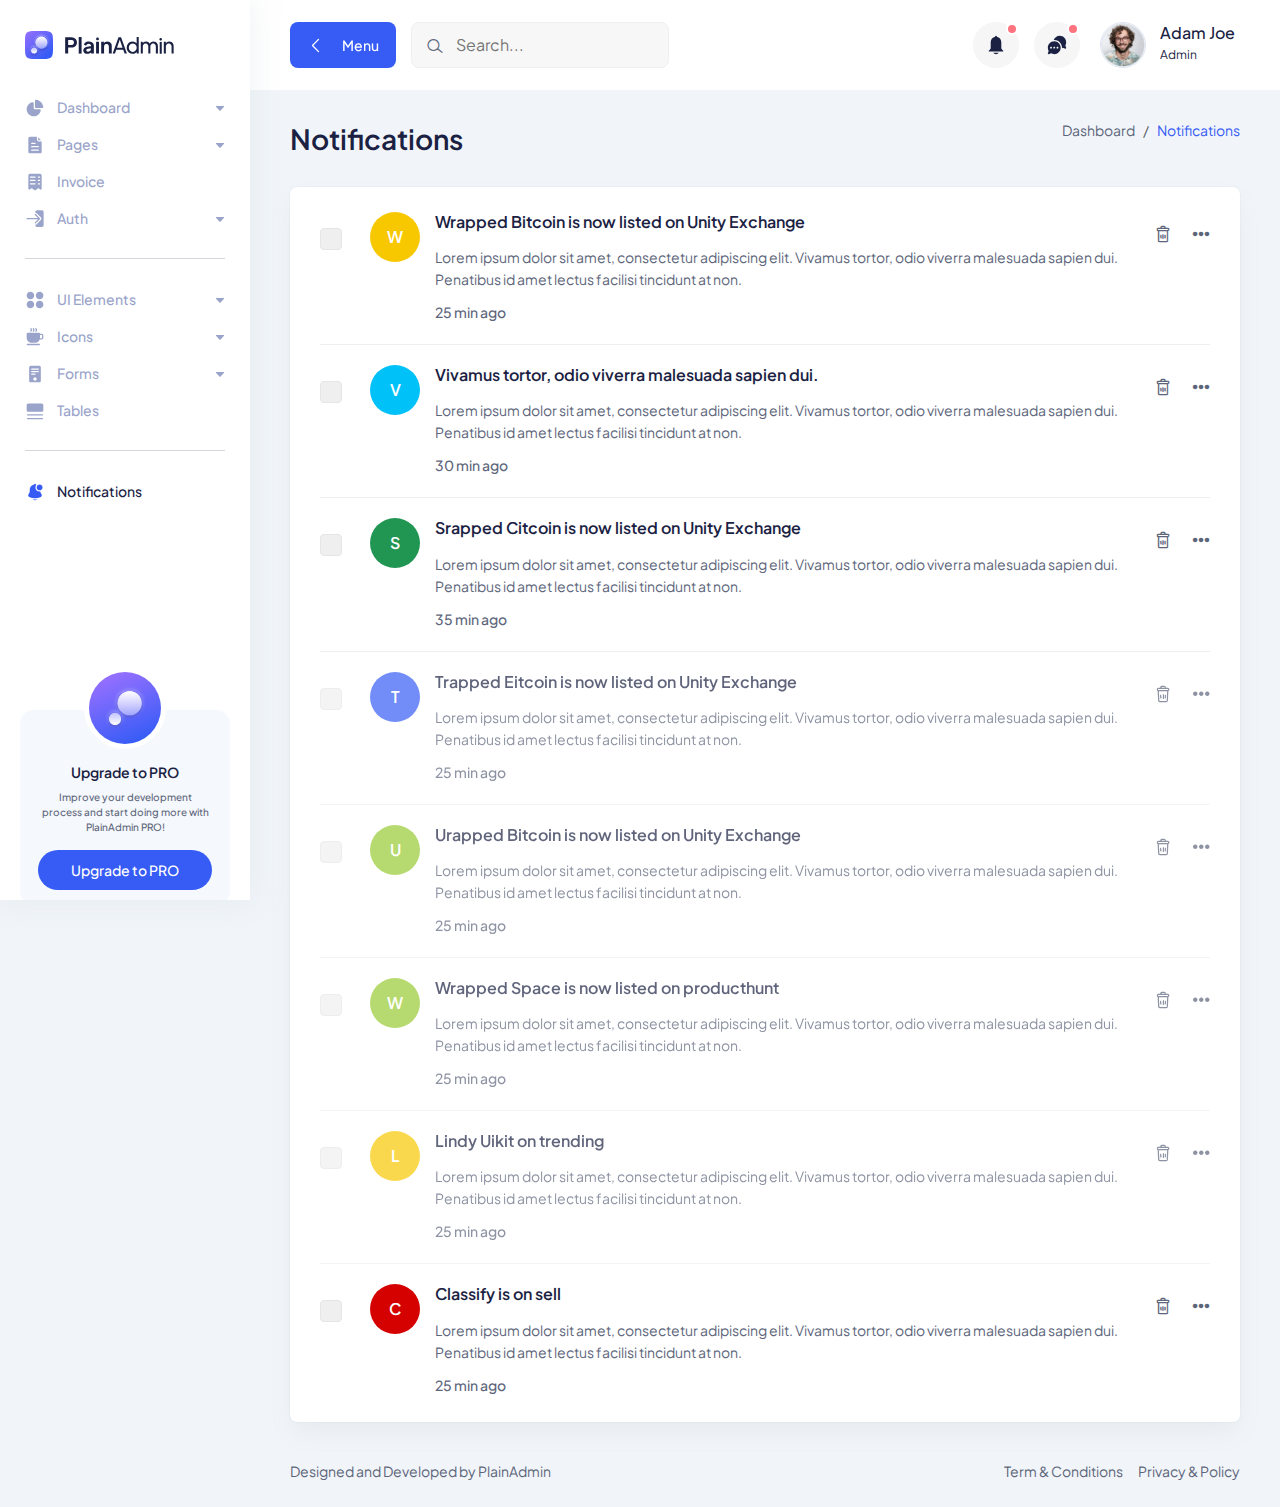
<file: dashboard - staff/notification.html>
<!DOCTYPE html>
<html lang="en">
  <head>
    <meta charset="UTF-8" />
    <meta http-equiv="X-UA-Compatible" content="IE=edge" />
    <meta name="viewport" content="width=device-width, initial-scale=1.0" />
    <link rel="shortcut icon" href="assets/images/favicon.svg" type="image/x-icon" />
    <title>Notification | PlainAdmin Demo</title>

    <!-- ========== All CSS files linkup ========= -->
    <link rel="stylesheet" href="assets/css/bootstrap.min.css" />
    <link rel="stylesheet" href="assets/css/lineicons.css" />
    <link rel="stylesheet" href="assets/css/materialdesignicons.min.css" />
    <link rel="stylesheet" href="assets/css/fullcalendar.css" />
    <link rel="stylesheet" href="assets/css/main.css" />
  </head>
  <body>
    <!-- ======== Preloader =========== -->
    <div id="preloader">
      <div class="spinner"></div>
    </div>
    <!-- ======== Preloader =========== -->

    <!-- ======== sidebar-nav start =========== -->
    <aside class="sidebar-nav-wrapper">
      <div class="navbar-logo">
        <a href="index.html">
          <img src="assets/images/logo/logo.svg" alt="logo" />
        </a>
      </div>
      <nav class="sidebar-nav">
        <ul>
          <li class="nav-item nav-item-has-children">
            <a
              href="#0"
              class="collapsed"
              data-bs-toggle="collapse"
              data-bs-target="#ddmenu_1"
              aria-controls="ddmenu_1"
              aria-expanded="false"
              aria-label="Toggle navigation"
            >
              <span class="icon">
                <svg width="20" height="20" viewBox="0 0 20 20" fill="none" xmlns="http://www.w3.org/2000/svg">
                  <path
                    d="M8.74999 18.3333C12.2376 18.3333 15.1364 15.8128 15.7244 12.4941C15.8448 11.8143 15.2737 11.25 14.5833 11.25H9.99999C9.30966 11.25 8.74999 10.6903 8.74999 10V5.41666C8.74999 4.7263 8.18563 4.15512 7.50586 4.27556C4.18711 4.86357 1.66666 7.76243 1.66666 11.25C1.66666 15.162 4.83797 18.3333 8.74999 18.3333Z" />
                  <path
                    d="M17.0833 10C17.7737 10 18.3432 9.43708 18.2408 8.75433C17.7005 5.14918 14.8508 2.29947 11.2457 1.75912C10.5629 1.6568 10 2.2263 10 2.91665V9.16666C10 9.62691 10.3731 10 10.8333 10H17.0833Z" />
                </svg>
              </span>
              <span class="text">Dashboard</span>
            </a>
            <ul id="ddmenu_1" class="collapse dropdown-nav">
              <li>
                <a href="index.html"> eCommerce </a>
              </li>
            </ul>
          </li>
          <li class="nav-item nav-item-has-children">
            <a
              href="#0"
              class="collapsed"
              data-bs-toggle="collapse"
              data-bs-target="#ddmenu_2"
              aria-controls="ddmenu_2"
              aria-expanded="false"
              aria-label="Toggle navigation"
            >
              <span class="icon">
                <svg width="20" height="20" viewBox="0 0 20 20" fill="none" xmlns="http://www.w3.org/2000/svg">
                  <path
                    d="M11.8097 1.66667C11.8315 1.66667 11.8533 1.6671 11.875 1.66796V4.16667C11.875 5.43232 12.901 6.45834 14.1667 6.45834H16.6654C16.6663 6.48007 16.6667 6.50186 16.6667 6.5237V16.6667C16.6667 17.5872 15.9205 18.3333 15 18.3333H5.00001C4.07954 18.3333 3.33334 17.5872 3.33334 16.6667V3.33334C3.33334 2.41286 4.07954 1.66667 5.00001 1.66667H11.8097ZM6.66668 7.70834C6.3215 7.70834 6.04168 7.98816 6.04168 8.33334C6.04168 8.67851 6.3215 8.95834 6.66668 8.95834H10C10.3452 8.95834 10.625 8.67851 10.625 8.33334C10.625 7.98816 10.3452 7.70834 10 7.70834H6.66668ZM6.04168 11.6667C6.04168 12.0118 6.3215 12.2917 6.66668 12.2917H13.3333C13.6785 12.2917 13.9583 12.0118 13.9583 11.6667C13.9583 11.3215 13.6785 11.0417 13.3333 11.0417H6.66668C6.3215 11.0417 6.04168 11.3215 6.04168 11.6667ZM6.66668 14.375C6.3215 14.375 6.04168 14.6548 6.04168 15C6.04168 15.3452 6.3215 15.625 6.66668 15.625H13.3333C13.6785 15.625 13.9583 15.3452 13.9583 15C13.9583 14.6548 13.6785 14.375 13.3333 14.375H6.66668Z" />
                  <path
                    d="M13.125 2.29167L16.0417 5.20834H14.1667C13.5913 5.20834 13.125 4.74197 13.125 4.16667V2.29167Z" />
                </svg>
              </span>
              <span class="text">Pages</span>
            </a>
            <ul id="ddmenu_2" class="collapse dropdown-nav">
              <li>
                <a href="settings.html"> Settings </a>
              </li>
              <li>
                <a href="blank-page.html"> Blank Page </a>
              </li>
            </ul>
          </li>
          <li class="nav-item">
            <a href="invoice.html">
              <span class="icon">
                <svg width="20" height="20" viewBox="0 0 20 20" fill="none" xmlns="http://www.w3.org/2000/svg">
                  <path
                    d="M3.33334 3.35442C3.33334 2.4223 4.07954 1.66666 5.00001 1.66666H15C15.9205 1.66666 16.6667 2.4223 16.6667 3.35442V16.8565C16.6667 17.5519 15.8827 17.9489 15.3333 17.5317L13.8333 16.3924C13.537 16.1673 13.1297 16.1673 12.8333 16.3924L10.5 18.1646C10.2037 18.3896 9.79634 18.3896 9.50001 18.1646L7.16668 16.3924C6.87038 16.1673 6.46298 16.1673 6.16668 16.3924L4.66668 17.5317C4.11731 17.9489 3.33334 17.5519 3.33334 16.8565V3.35442ZM4.79168 5.04218C4.79168 5.39173 5.0715 5.6751 5.41668 5.6751H10C10.3452 5.6751 10.625 5.39173 10.625 5.04218C10.625 4.69264 10.3452 4.40927 10 4.40927H5.41668C5.0715 4.40927 4.79168 4.69264 4.79168 5.04218ZM5.41668 7.7848C5.0715 7.7848 4.79168 8.06817 4.79168 8.41774C4.79168 8.76724 5.0715 9.05066 5.41668 9.05066H10C10.3452 9.05066 10.625 8.76724 10.625 8.41774C10.625 8.06817 10.3452 7.7848 10 7.7848H5.41668ZM4.79168 11.7932C4.79168 12.1428 5.0715 12.4262 5.41668 12.4262H10C10.3452 12.4262 10.625 12.1428 10.625 11.7932C10.625 11.4437 10.3452 11.1603 10 11.1603H5.41668C5.0715 11.1603 4.79168 11.4437 4.79168 11.7932ZM13.3333 4.40927C12.9882 4.40927 12.7083 4.69264 12.7083 5.04218C12.7083 5.39173 12.9882 5.6751 13.3333 5.6751H14.5833C14.9285 5.6751 15.2083 5.39173 15.2083 5.04218C15.2083 4.69264 14.9285 4.40927 14.5833 4.40927H13.3333ZM12.7083 8.41774C12.7083 8.76724 12.9882 9.05066 13.3333 9.05066H14.5833C14.9285 9.05066 15.2083 8.76724 15.2083 8.41774C15.2083 8.06817 14.9285 7.7848 14.5833 7.7848H13.3333C12.9882 7.7848 12.7083 8.06817 12.7083 8.41774ZM13.3333 11.1603C12.9882 11.1603 12.7083 11.4437 12.7083 11.7932C12.7083 12.1428 12.9882 12.4262 13.3333 12.4262H14.5833C14.9285 12.4262 15.2083 12.1428 15.2083 11.7932C15.2083 11.4437 14.9285 11.1603 14.5833 11.1603H13.3333Z" />
                </svg>
              </span>
              <span class="text">Invoice</span>
            </a>
          </li>
          <li class="nav-item nav-item-has-children">
            <a
              href="#0"
              class="collapsed"
              data-bs-toggle="collapse"
              data-bs-target="#ddmenu_3"
              aria-controls="ddmenu_3"
              aria-expanded="false"
              aria-label="Toggle navigation"
            >
              <span class="icon">
                <svg width="20" height="20" viewBox="0 0 20 20" fill="none" xmlns="http://www.w3.org/2000/svg">
                  <path
                    d="M14.9211 10.1294C15.1652 9.88534 15.1652 9.48967 14.9211 9.24559L10.7544 5.0789C10.5103 4.83482 10.1147 4.83482 9.87057 5.0789C9.62649 5.32297 9.62649 5.71871 9.87057 5.96278L12.9702 9.06251H1.97916C1.63398 9.06251 1.35416 9.34234 1.35416 9.68751C1.35416 10.0327 1.63398 10.3125 1.97916 10.3125H12.9702L9.87057 13.4123C9.62649 13.6563 9.62649 14.052 9.87057 14.2961C10.1147 14.5402 10.5103 14.5402 10.7544 14.2961L14.9211 10.1294Z" />
                  <path
                    d="M11.6383 15.18L15.805 11.0133C16.5373 10.2811 16.5373 9.09391 15.805 8.36166L11.6383 4.195C11.2722 3.82888 10.7923 3.64582 10.3125 3.64582V3.02082C10.3125 2.10035 11.0587 1.35416 11.9792 1.35416H16.9792C17.8997 1.35416 18.6458 2.10035 18.6458 3.02082V16.3542C18.6458 17.2747 17.8997 18.0208 16.9792 18.0208H11.9792C11.0587 18.0208 10.3125 17.2747 10.3125 16.3542V15.7292C10.7923 15.7292 11.2722 15.5461 11.6383 15.18Z" />
                </svg>
              </span>
              <span class="text">Auth</span>
            </a>
            <ul id="ddmenu_3" class="collapse dropdown-nav">
              <li>
                <a href="signin.html"> Sign In </a>
              </li>
              <li>
                <a href="signup.html"> Sign Up </a>
              </li>
            </ul>
          </li>
          <span class="divider"><hr /></span>
          <li class="nav-item nav-item-has-children">
            <a
              href="#0"
              class="collapsed"
              data-bs-toggle="collapse"
              data-bs-target="#ddmenu_4"
              aria-controls="ddmenu_4"
              aria-expanded="false"
              aria-label="Toggle navigation"
            >
              <span class="icon">
                <svg width="20" height="20" viewBox="0 0 20 20" fill="none" xmlns="http://www.w3.org/2000/svg">
                  <path
                    d="M1.66666 5.41669C1.66666 3.34562 3.34559 1.66669 5.41666 1.66669C7.48772 1.66669 9.16666 3.34562 9.16666 5.41669C9.16666 7.48775 7.48772 9.16669 5.41666 9.16669C3.34559 9.16669 1.66666 7.48775 1.66666 5.41669Z" />
                  <path
                    d="M1.66666 14.5834C1.66666 12.5123 3.34559 10.8334 5.41666 10.8334C7.48772 10.8334 9.16666 12.5123 9.16666 14.5834C9.16666 16.6545 7.48772 18.3334 5.41666 18.3334C3.34559 18.3334 1.66666 16.6545 1.66666 14.5834Z" />
                  <path
                    d="M10.8333 5.41669C10.8333 3.34562 12.5123 1.66669 14.5833 1.66669C16.6544 1.66669 18.3333 3.34562 18.3333 5.41669C18.3333 7.48775 16.6544 9.16669 14.5833 9.16669C12.5123 9.16669 10.8333 7.48775 10.8333 5.41669Z" />
                  <path
                    d="M10.8333 14.5834C10.8333 12.5123 12.5123 10.8334 14.5833 10.8334C16.6544 10.8334 18.3333 12.5123 18.3333 14.5834C18.3333 16.6545 16.6544 18.3334 14.5833 18.3334C12.5123 18.3334 10.8333 16.6545 10.8333 14.5834Z" />
                </svg>
              </span>
              <span class="text">UI Elements </span>
            </a>
            <ul id="ddmenu_4" class="collapse dropdown-nav">
              <li>
                <a href="alerts.html"> Alerts </a>
              </li>
              <li>
                <a href="buttons.html"> Buttons </a>
              </li>
              <li>
                <a href="cards.html"> Cards </a>
              </li>
              <li>
                <a href="typography.html"> Typography </a>
              </li>
            </ul>
          </li>
          <li class="nav-item nav-item-has-children">
            <a
              href="#0"
              class="collapsed"
              data-bs-toggle="collapse"
              data-bs-target="#ddmenu_55"
              aria-controls="ddmenu_55"
              aria-expanded="false"
              aria-label="Toggle navigation"
            >
              <span class="icon">
                <svg width="20" height="20" viewBox="0 0 20 20" fill="none" xmlns="http://www.w3.org/2000/svg">
                  <path
                    d="M5.48663 1.1466C5.77383 0.955131 6.16188 1.03274 6.35335 1.31994L6.87852 2.10769C7.20508 2.59755 7.20508 3.23571 6.87852 3.72556L6.35335 4.51331C6.16188 4.80052 5.77383 4.87813 5.48663 4.68666C5.19943 4.49519 5.12182 4.10715 5.31328 3.81994L5.83845 3.03219C5.88511 2.96221 5.88511 2.87105 5.83845 2.80106L5.31328 2.01331C5.12182 1.72611 5.19943 1.33806 5.48663 1.1466Z" />
                  <path
                    d="M2.49999 5.83331C2.03976 5.83331 1.66666 6.2064 1.66666 6.66665V10.8333C1.66666 13.5948 3.90523 15.8333 6.66666 15.8333H9.99999C12.1856 15.8333 14.0436 14.431 14.7235 12.4772C14.8134 12.4922 14.9058 12.5 15 12.5H16.6667C17.5872 12.5 18.3333 11.7538 18.3333 10.8333V8.33331C18.3333 7.41284 17.5872 6.66665 16.6667 6.66665H15C15 6.2064 14.6269 5.83331 14.1667 5.83331H2.49999ZM14.9829 11.2496C14.9942 11.1123 15 10.9735 15 10.8333V7.91665H16.6667C16.8967 7.91665 17.0833 8.10319 17.0833 8.33331V10.8333C17.0833 11.0634 16.8967 11.25 16.6667 11.25H15L14.9898 11.2498L14.9829 11.2496Z" />
                  <path
                    d="M8.85332 1.31994C8.6619 1.03274 8.27383 0.955131 7.98663 1.1466C7.69943 1.33806 7.62182 1.72611 7.81328 2.01331L8.33848 2.80106C8.38507 2.87105 8.38507 2.96221 8.33848 3.03219L7.81328 3.81994C7.62182 4.10715 7.69943 4.49519 7.98663 4.68666C8.27383 4.87813 8.6619 4.80052 8.85332 4.51331L9.37848 3.72556C9.70507 3.23571 9.70507 2.59755 9.37848 2.10769L8.85332 1.31994Z" />
                  <path
                    d="M10.4867 1.1466C10.7738 0.955131 11.1619 1.03274 11.3533 1.31994L11.8785 2.10769C12.2051 2.59755 12.2051 3.23571 11.8785 3.72556L11.3533 4.51331C11.1619 4.80052 10.7738 4.87813 10.4867 4.68666C10.1994 4.49519 10.1218 4.10715 10.3133 3.81994L10.8385 3.03219C10.8851 2.96221 10.8851 2.87105 10.8385 2.80106L10.3133 2.01331C10.1218 1.72611 10.1994 1.33806 10.4867 1.1466Z" />
                  <path
                    d="M2.49999 16.6667C2.03976 16.6667 1.66666 17.0398 1.66666 17.5C1.66666 17.9602 2.03976 18.3334 2.49999 18.3334H14.1667C14.6269 18.3334 15 17.9602 15 17.5C15 17.0398 14.6269 16.6667 14.1667 16.6667H2.49999Z" />
                </svg>
              </span>
              <span class="text">Icons</span>
            </a>
            <ul id="ddmenu_55" class="collapse dropdown-nav">
              <li>
                <a href="icons.html"> LineIcons </a>
              </li>
              <li>
                <a href="mdi-icons.html"> MDI Icons </a>
              </li>
            </ul>
          </li>
          <li class="nav-item nav-item-has-children">
            <a
              href="#0"
              class="collapsed"
              data-bs-toggle="collapse"
              data-bs-target="#ddmenu_5"
              aria-controls="ddmenu_5"
              aria-expanded="false"
              aria-label="Toggle navigation"
            >
              <span class="icon">
                <svg width="20" height="20" viewBox="0 0 20 20" fill="none" xmlns="http://www.w3.org/2000/svg">
                  <path
                    d="M4.16666 3.33335C4.16666 2.41288 4.91285 1.66669 5.83332 1.66669H14.1667C15.0872 1.66669 15.8333 2.41288 15.8333 3.33335V16.6667C15.8333 17.5872 15.0872 18.3334 14.1667 18.3334H5.83332C4.91285 18.3334 4.16666 17.5872 4.16666 16.6667V3.33335ZM6.04166 5.00002C6.04166 5.3452 6.32148 5.62502 6.66666 5.62502H13.3333C13.6785 5.62502 13.9583 5.3452 13.9583 5.00002C13.9583 4.65485 13.6785 4.37502 13.3333 4.37502H6.66666C6.32148 4.37502 6.04166 4.65485 6.04166 5.00002ZM6.66666 6.87502C6.32148 6.87502 6.04166 7.15485 6.04166 7.50002C6.04166 7.8452 6.32148 8.12502 6.66666 8.12502H13.3333C13.6785 8.12502 13.9583 7.8452 13.9583 7.50002C13.9583 7.15485 13.6785 6.87502 13.3333 6.87502H6.66666ZM6.04166 10C6.04166 10.3452 6.32148 10.625 6.66666 10.625H9.99999C10.3452 10.625 10.625 10.3452 10.625 10C10.625 9.65485 10.3452 9.37502 9.99999 9.37502H6.66666C6.32148 9.37502 6.04166 9.65485 6.04166 10ZM9.99999 16.6667C10.9205 16.6667 11.6667 15.9205 11.6667 15C11.6667 14.0795 10.9205 13.3334 9.99999 13.3334C9.07949 13.3334 8.33332 14.0795 8.33332 15C8.33332 15.9205 9.07949 16.6667 9.99999 16.6667Z" />
                </svg>
              </span>
              <span class="text"> Forms </span>
            </a>
            <ul id="ddmenu_5" class="collapse dropdown-nav">
              <li>
                <a href="form-elements.html"> Form Elements </a>
              </li>
            </ul>
          </li>
          <li class="nav-item">
            <a href="tables.html">
              <span class="icon">
                <svg width="20" height="20" viewBox="0 0 20 20" fill="none" xmlns="http://www.w3.org/2000/svg">
                  <path
                    d="M1.66666 4.16667C1.66666 3.24619 2.41285 2.5 3.33332 2.5H16.6667C17.5872 2.5 18.3333 3.24619 18.3333 4.16667V9.16667C18.3333 10.0872 17.5872 10.8333 16.6667 10.8333H3.33332C2.41285 10.8333 1.66666 10.0872 1.66666 9.16667V4.16667Z" />
                  <path
                    d="M1.875 13.75C1.875 13.4048 2.15483 13.125 2.5 13.125H17.5C17.8452 13.125 18.125 13.4048 18.125 13.75C18.125 14.0952 17.8452 14.375 17.5 14.375H2.5C2.15483 14.375 1.875 14.0952 1.875 13.75Z" />
                  <path
                    d="M2.5 16.875C2.15483 16.875 1.875 17.1548 1.875 17.5C1.875 17.8452 2.15483 18.125 2.5 18.125H17.5C17.8452 18.125 18.125 17.8452 18.125 17.5C18.125 17.1548 17.8452 16.875 17.5 16.875H2.5Z" />
                </svg>
              </span>
              <span class="text">Tables</span>
            </a>
          </li>
          <span class="divider"><hr /></span>

          <li class="nav-item active">
            <a href="notification.html">
              <span class="icon">
                <svg width="20" height="20" viewBox="0 0 20 20" fill="none" xmlns="http://www.w3.org/2000/svg">
                  <path
                    d="M10.8333 2.50008C10.8333 2.03984 10.4602 1.66675 9.99999 1.66675C9.53975 1.66675 9.16666 2.03984 9.16666 2.50008C9.16666 2.96032 9.53975 3.33341 9.99999 3.33341C10.4602 3.33341 10.8333 2.96032 10.8333 2.50008Z" />
                  <path
                    d="M17.5 5.41673C17.5 7.02756 16.1942 8.33339 14.5833 8.33339C12.9725 8.33339 11.6667 7.02756 11.6667 5.41673C11.6667 3.80589 12.9725 2.50006 14.5833 2.50006C16.1942 2.50006 17.5 3.80589 17.5 5.41673Z" />
                  <path
                    d="M11.4272 2.69637C10.9734 2.56848 10.4947 2.50006 10 2.50006C7.10054 2.50006 4.75003 4.85057 4.75003 7.75006V9.20873C4.75003 9.72814 4.62082 10.2393 4.37404 10.6963L3.36705 12.5611C2.89938 13.4272 3.26806 14.5081 4.16749 14.9078C7.88074 16.5581 12.1193 16.5581 15.8326 14.9078C16.732 14.5081 17.1007 13.4272 16.633 12.5611L15.626 10.6963C15.43 10.3333 15.3081 9.93606 15.2663 9.52773C15.0441 9.56431 14.8159 9.58339 14.5833 9.58339C12.2822 9.58339 10.4167 7.71791 10.4167 5.41673C10.4167 4.37705 10.7975 3.42631 11.4272 2.69637Z" />
                  <path
                    d="M7.48901 17.1925C8.10004 17.8918 8.99841 18.3335 10 18.3335C11.0016 18.3335 11.9 17.8918 12.511 17.1925C10.8482 17.4634 9.15183 17.4634 7.48901 17.1925Z" />
                </svg>
              </span>
              <span class="text">Notifications</span>
            </a>
          </li>
        </ul>
      </nav>
      <div class="promo-box">
        <div class="promo-icon">
          <img class="mx-auto" src="./assets/images/logo/logo-icon-big.svg" alt="Logo">
        </div>
        <h3>Upgrade to PRO</h3>
        <p>Improve your development process and start doing more with PlainAdmin PRO!</p>
        <a href="https://plainadmin.com/pro" target="_blank" rel="nofollow" class="main-btn primary-btn btn-hover">
          Upgrade to PRO
        </a>
      </div>
    </aside>
    <div class="overlay"></div>
    <!-- ======== sidebar-nav end =========== -->

    <!-- ======== main-wrapper start =========== -->
    <main class="main-wrapper">
      <!-- ========== header start ========== -->
      <header class="header">
        <div class="container-fluid">
          <div class="row">
            <div class="col-lg-5 col-md-5 col-6">
              <div class="header-left d-flex align-items-center">
                <div class="menu-toggle-btn mr-15">
                  <button id="menu-toggle" class="main-btn primary-btn btn-hover">
                    <i class="lni lni-chevron-left me-2"></i> Menu
                  </button>
                </div>
                <div class="header-search d-none d-md-flex">
                  <form action="#">
                    <input type="text" placeholder="Search..." />
                    <button><i class="lni lni-search-alt"></i></button>
                  </form>
                </div>
              </div>
            </div>
            <div class="col-lg-7 col-md-7 col-6">
              <div class="header-right">
                <!-- notification start -->
                <div class="notification-box ml-15 d-none d-md-flex">
                  <button class="dropdown-toggle" type="button" id="notification" data-bs-toggle="dropdown"
                    aria-expanded="false">
                    <svg width="22" height="22" viewBox="0 0 22 22" fill="none" xmlns="http://www.w3.org/2000/svg">
                      <path
                        d="M11 20.1667C9.88317 20.1667 8.88718 19.63 8.23901 18.7917H13.761C13.113 19.63 12.1169 20.1667 11 20.1667Z"
                        fill="" />
                      <path
                        d="M10.1157 2.74999C10.1157 2.24374 10.5117 1.83333 11 1.83333C11.4883 1.83333 11.8842 2.24374 11.8842 2.74999V2.82604C14.3932 3.26245 16.3051 5.52474 16.3051 8.24999V14.287C16.3051 14.5301 16.3982 14.7633 16.564 14.9352L18.2029 16.6342C18.4814 16.9229 18.2842 17.4167 17.8903 17.4167H4.10961C3.71574 17.4167 3.5185 16.9229 3.797 16.6342L5.43589 14.9352C5.6017 14.7633 5.69485 14.5301 5.69485 14.287V8.24999C5.69485 5.52474 7.60672 3.26245 10.1157 2.82604V2.74999Z"
                        fill="" />
                    </svg>
                    <span></span>
                  </button>
                  <ul class="dropdown-menu dropdown-menu-end" aria-labelledby="notification">
                    <li>
                      <a href="#0">
                        <div class="image">
                          <img src="assets/images/lead/lead-6.png" alt="" />
                        </div>
                        <div class="content">
                          <h6>
                            John Doe
                            <span class="text-regular">
                              comment on a product.
                            </span>
                          </h6>
                          <p>
                            Lorem ipsum dolor sit amet, consect etur adipiscing
                            elit Vivamus tortor.
                          </p>
                          <span>10 mins ago</span>
                        </div>
                      </a>
                    </li>
                    <li>
                      <a href="#0">
                        <div class="image">
                          <img src="assets/images/lead/lead-1.png" alt="" />
                        </div>
                        <div class="content">
                          <h6>
                            Jonathon
                            <span class="text-regular">
                              like on a product.
                            </span>
                          </h6>
                          <p>
                            Lorem ipsum dolor sit amet, consect etur adipiscing
                            elit Vivamus tortor.
                          </p>
                          <span>10 mins ago</span>
                        </div>
                      </a>
                    </li>
                  </ul>
                </div>
                <!-- notification end -->
                <!-- message start -->
                <div class="header-message-box ml-15 d-none d-md-flex">
                  <button class="dropdown-toggle" type="button" id="message" data-bs-toggle="dropdown"
                    aria-expanded="false">
                    <svg width="22" height="22" viewBox="0 0 22 22" fill="none" xmlns="http://www.w3.org/2000/svg">
                      <path
                        d="M7.74866 5.97421C7.91444 5.96367 8.08162 5.95833 8.25005 5.95833C12.5532 5.95833 16.0417 9.4468 16.0417 13.75C16.0417 13.9184 16.0364 14.0856 16.0259 14.2514C16.3246 14.138 16.6127 14.003 16.8883 13.8482L19.2306 14.629C19.7858 14.8141 20.3141 14.2858 20.129 13.7306L19.3482 11.3882C19.8694 10.4604 20.1667 9.38996 20.1667 8.25C20.1667 4.70617 17.2939 1.83333 13.75 1.83333C11.0077 1.83333 8.66702 3.55376 7.74866 5.97421Z"
                        fill="" />
                      <path
                        d="M14.6667 13.75C14.6667 17.2938 11.7939 20.1667 8.25004 20.1667C7.11011 20.1667 6.03962 19.8694 5.11182 19.3482L2.76946 20.129C2.21421 20.3141 1.68597 19.7858 1.87105 19.2306L2.65184 16.8882C2.13062 15.9604 1.83338 14.89 1.83338 13.75C1.83338 10.2062 4.70622 7.33333 8.25004 7.33333C11.7939 7.33333 14.6667 10.2062 14.6667 13.75ZM5.95838 13.75C5.95838 13.2437 5.54797 12.8333 5.04171 12.8333C4.53545 12.8333 4.12504 13.2437 4.12504 13.75C4.12504 14.2563 4.53545 14.6667 5.04171 14.6667C5.54797 14.6667 5.95838 14.2563 5.95838 13.75ZM9.16671 13.75C9.16671 13.2437 8.7563 12.8333 8.25004 12.8333C7.74379 12.8333 7.33338 13.2437 7.33338 13.75C7.33338 14.2563 7.74379 14.6667 8.25004 14.6667C8.7563 14.6667 9.16671 14.2563 9.16671 13.75ZM11.4584 14.6667C11.9647 14.6667 12.375 14.2563 12.375 13.75C12.375 13.2437 11.9647 12.8333 11.4584 12.8333C10.9521 12.8333 10.5417 13.2437 10.5417 13.75C10.5417 14.2563 10.9521 14.6667 11.4584 14.6667Z"
                        fill="" />
                    </svg>
                    <span></span>
                  </button>
                  <ul class="dropdown-menu dropdown-menu-end" aria-labelledby="message">
                    <li>
                      <a href="#0">
                        <div class="image">
                          <img src="assets/images/lead/lead-5.png" alt="" />
                        </div>
                        <div class="content">
                          <h6>Jacob Jones</h6>
                          <p>Hey!I can across your profile and ...</p>
                          <span>10 mins ago</span>
                        </div>
                      </a>
                    </li>
                    <li>
                      <a href="#0">
                        <div class="image">
                          <img src="assets/images/lead/lead-3.png" alt="" />
                        </div>
                        <div class="content">
                          <h6>John Doe</h6>
                          <p>Would you mind please checking out</p>
                          <span>12 mins ago</span>
                        </div>
                      </a>
                    </li>
                    <li>
                      <a href="#0">
                        <div class="image">
                          <img src="assets/images/lead/lead-2.png" alt="" />
                        </div>
                        <div class="content">
                          <h6>Anee Lee</h6>
                          <p>Hey! are you available for freelance?</p>
                          <span>1h ago</span>
                        </div>
                      </a>
                    </li>
                  </ul>
                </div>
                <!-- message end -->
                <!-- profile start -->
                <div class="profile-box ml-15">
                  <button class="dropdown-toggle bg-transparent border-0" type="button" id="profile"
                    data-bs-toggle="dropdown" aria-expanded="false">
                    <div class="profile-info">
                      <div class="info">
                        <div class="image">
                          <img src="assets/images/profile/profile-image.png" alt="" />
                        </div>
                        <div>
                          <h6 class="fw-500">Adam Joe</h6>
                          <p>Admin</p>
                        </div>
                      </div>
                    </div>
                  </button>
                  <ul class="dropdown-menu dropdown-menu-end" aria-labelledby="profile">
                    <li>
                      <div class="author-info flex items-center !p-1">
                        <div class="image">
                          <img src="assets/images/profile/profile-image.png" alt="image">
                        </div>
                        <div class="content">
                          <h4 class="text-sm">Adam Joe</h4>
                          <a class="text-black/40 dark:text-white/40 hover:text-black dark:hover:text-white text-xs"
                            href="#">Email@gmail.com</a>
                        </div>
                      </div>
                    </li>
                    <li class="divider"></li>
                    <li>
                      <a href="#0">
                        <i class="lni lni-user"></i> View Profile
                      </a>
                    </li>
                    <li>
                      <a href="#0">
                        <i class="lni lni-alarm"></i> Notifications
                      </a>
                    </li>
                    <li>
                      <a href="#0"> <i class="lni lni-inbox"></i> Messages </a>
                    </li>
                    <li>
                      <a href="#0"> <i class="lni lni-cog"></i> Settings </a>
                    </li>
                    <li class="divider"></li>
                    <li>
                      <a href="#0"> <i class="lni lni-exit"></i> Sign Out </a>
                    </li>
                  </ul>
                </div>
                <!-- profile end -->
              </div>
            </div>
          </div>
        </div>
      </header>
      <!-- ========== header end ========== -->

      <!-- ========== notification-wrapper start ========== -->
      <div class="notification-wrapper">
        <div class="container-fluid">
          <!-- ========== title-wrapper start ========== -->
          <div class="title-wrapper pt-30">
            <div class="row align-items-center">
              <div class="col-md-6">
                <div class="title">
                  <h2>Notifications</h2>
                </div>
              </div>
              <!-- end col -->
              <div class="col-md-6">
                <div class="breadcrumb-wrapper">
                  <nav aria-label="breadcrumb">
                    <ol class="breadcrumb">
                      <li class="breadcrumb-item">
                        <a href="#0">Dashboard</a>
                      </li>
                      <li class="breadcrumb-item active" aria-current="page">
                        Notifications
                      </li>
                    </ol>
                  </nav>
                </div>
              </div>
              <!-- end col -->
            </div>
            <!-- end row -->
          </div>
          <!-- ========== title-wrapper end ========== -->

          <div class="card-style">
            <div class="single-notification">
              <div class="checkbox">
                <div class="form-check checkbox-style mb-20">
                  <input class="form-check-input" type="checkbox" value="" id="checkbox-1" />
                </div>
              </div>
              <div class="notification">
                <div class="image warning-bg">
                  <span>W</span>
                </div>
                <a href="#0" class="content">
                  <h6>Wrapped Bitcoin is now listed on Unity Exchange</h6>
                  <p class="text-sm text-gray">
                    Lorem ipsum dolor sit amet, consectetur adipiscing elit.
                    Vivamus tortor, odio viverra malesuada sapien dui. Penatibus
                    id amet lectus facilisi tincidunt at non.
                  </p>
                  <span class="text-sm text-medium text-gray">25 min ago</span>
                </a>
              </div>
              <div class="action">
                <button class="delete-btn">
                  <i class="lni lni-trash-can"></i>
                </button>
                <button class="more-btn dropdown-toggle" id="moreAction" data-bs-toggle="dropdown" aria-expanded="false">
                  <i class="lni lni-more-alt"></i>
                </button>
                <ul class="dropdown-menu dropdown-menu-end" aria-labelledby="moreAction">
                  <li class="dropdown-item">
                    <a href="#0" class="text-gray">Mark as Read</a>
                  </li>
                  <li class="dropdown-item">
                    <a href="#0" class="text-gray">Reply</a>
                  </li>
                </ul>
              </div>
            </div>
            <!-- end single notification -->
            <div class="single-notification">
              <div class="checkbox">
                <div class="form-check checkbox-style mb-20">
                  <input class="form-check-input" type="checkbox" value="" id="checkbox-2" />
                </div>
              </div>
              <div class="notification">
                <div class="image secondary-bg">
                  <span>V</span>
                </div>
                <a href="#0" class="content">
                  <h6>Vivamus tortor, odio viverra malesuada sapien dui.</h6>
                  <p class="text-sm text-gray">
                    Lorem ipsum dolor sit amet, consectetur adipiscing elit.
                    Vivamus tortor, odio viverra malesuada sapien dui. Penatibus
                    id amet lectus facilisi tincidunt at non.
                  </p>
                  <span class="text-sm text-medium text-gray">30 min ago</span>
                </a>
              </div>
              <div class="action">
                <button class="delete-btn">
                  <i class="lni lni-trash-can"></i>
                </button>
                <button class="more-btn dropdown-toggle" id="moreAction" data-bs-toggle="dropdown" aria-expanded="false">
                  <i class="lni lni-more-alt"></i>
                </button>
                <ul class="dropdown-menu dropdown-menu-end" aria-labelledby="moreAction">
                  <li class="dropdown-item">
                    <a href="#0" class="text-gray">Mark as Read</a>
                  </li>
                  <li class="dropdown-item">
                    <a href="#0" class="text-gray">Reply</a>
                  </li>
                </ul>
              </div>
            </div>
            <!-- end single notification -->
            <div class="single-notification">
              <div class="checkbox">
                <div class="form-check checkbox-style mb-20">
                  <input class="form-check-input" type="checkbox" value="" id="checkbox-3" />
                </div>
              </div>
              <div class="notification">
                <div class="image success-bg">
                  <span>S</span>
                </div>
                <a href="#0" class="content">
                  <h6>Srapped Citcoin is now listed on Unity Exchange</h6>
                  <p class="text-sm text-gray">
                    Lorem ipsum dolor sit amet, consectetur adipiscing elit.
                    Vivamus tortor, odio viverra malesuada sapien dui. Penatibus
                    id amet lectus facilisi tincidunt at non.
                  </p>
                  <span class="text-sm text-medium text-gray">35 min ago</span>
                </a>
              </div>
              <div class="action">
                <button class="delete-btn">
                  <i class="lni lni-trash-can"></i>
                </button>
                <button class="more-btn dropdown-toggle" id="moreAction" data-bs-toggle="dropdown" aria-expanded="false">
                  <i class="lni lni-more-alt"></i>
                </button>
                <ul class="dropdown-menu dropdown-menu-end" aria-labelledby="moreAction">
                  <li class="dropdown-item">
                    <a href="#0" class="text-gray">Mark as Read</a>
                  </li>
                  <li class="dropdown-item">
                    <a href="#0" class="text-gray">Reply</a>
                  </li>
                </ul>
              </div>
            </div>
            <!-- end single notification -->
            <div class="single-notification readed">
              <div class="checkbox">
                <div class="form-check checkbox-style mb-20">
                  <input class="form-check-input" type="checkbox" value="" id="checkbox-3" />
                </div>
              </div>
              <div class="notification">
                <div class="image primary-bg">
                  <span>T</span>
                </div>
                <a href="#0" class="content">
                  <h6>Trapped Eitcoin is now listed on Unity Exchange</h6>
                  <p class="text-sm text-gray">
                    Lorem ipsum dolor sit amet, consectetur adipiscing elit.
                    Vivamus tortor, odio viverra malesuada sapien dui. Penatibus
                    id amet lectus facilisi tincidunt at non.
                  </p>
                  <span class="text-sm text-medium text-gray">25 min ago</span>
                </a>
              </div>
              <div class="action">
                <button class="delete-btn">
                  <i class="lni lni-trash-can"></i>
                </button>
                <button class="more-btn dropdown-toggle" id="moreAction" data-bs-toggle="dropdown" aria-expanded="false">
                  <i class="lni lni-more-alt"></i>
                </button>
                <ul class="dropdown-menu dropdown-menu-end" aria-labelledby="moreAction">
                  <li class="dropdown-item">
                    <a href="#0" class="text-gray">Mark as Read</a>
                  </li>
                  <li class="dropdown-item">
                    <a href="#0" class="text-gray">Reply</a>
                  </li>
                </ul>
              </div>
            </div>
            <!-- end single notification -->
            <div class="single-notification readed">
              <div class="checkbox">
                <div class="form-check checkbox-style mb-20">
                  <input class="form-check-input" type="checkbox" value="" id="checkbox-3" />
                </div>
              </div>
              <div class="notification">
                <div class="image info-bg">
                  <span>U</span>
                </div>
                <a href="#0" class="content">
                  <h6>Urapped Bitcoin is now listed on Unity Exchange</h6>
                  <p class="text-sm text-gray">
                    Lorem ipsum dolor sit amet, consectetur adipiscing elit.
                    Vivamus tortor, odio viverra malesuada sapien dui. Penatibus
                    id amet lectus facilisi tincidunt at non.
                  </p>
                  <span class="text-sm text-medium text-gray">25 min ago</span>
                </a>
              </div>
              <div class="action">
                <button class="delete-btn">
                  <i class="lni lni-trash-can"></i>
                </button>
                <button class="more-btn dropdown-toggle" id="moreAction" data-bs-toggle="dropdown" aria-expanded="false">
                  <i class="lni lni-more-alt"></i>
                </button>
                <ul class="dropdown-menu dropdown-menu-end" aria-labelledby="moreAction">
                  <li class="dropdown-item">
                    <a href="#0" class="text-gray">Mark as Read</a>
                  </li>
                  <li class="dropdown-item">
                    <a href="#0" class="text-gray">Reply</a>
                  </li>
                </ul>
              </div>
            </div>
            <!-- end single notification -->
            <div class="single-notification readed">
              <div class="checkbox">
                <div class="form-check checkbox-style mb-20">
                  <input class="form-check-input" type="checkbox" value="" id="checkbox-3" />
                </div>
              </div>
              <div class="notification">
                <div class="image info-bg">
                  <span>W</span>
                </div>
                <a href="#0" class="content">
                  <h6>Wrapped Space is now listed on producthunt</h6>
                  <p class="text-sm text-gray">
                    Lorem ipsum dolor sit amet, consectetur adipiscing elit.
                    Vivamus tortor, odio viverra malesuada sapien dui. Penatibus
                    id amet lectus facilisi tincidunt at non.
                  </p>
                  <span class="text-sm text-medium text-gray">25 min ago</span>
                </a>
              </div>
              <div class="action">
                <button class="delete-btn">
                  <i class="lni lni-trash-can"></i>
                </button>
                <button class="more-btn dropdown-toggle" id="moreAction" data-bs-toggle="dropdown" aria-expanded="false">
                  <i class="lni lni-more-alt"></i>
                </button>
                <ul class="dropdown-menu dropdown-menu-end" aria-labelledby="moreAction">
                  <li class="dropdown-item">
                    <a href="#0" class="text-gray">Mark as Read</a>
                  </li>
                  <li class="dropdown-item">
                    <a href="#0" class="text-gray">Reply</a>
                  </li>
                </ul>
              </div>
            </div>
            <!-- end single notification -->
            <div class="single-notification readed">
              <div class="checkbox">
                <div class="form-check checkbox-style mb-20">
                  <input class="form-check-input" type="checkbox" value="" id="checkbox-3" />
                </div>
              </div>
              <div class="notification">
                <div class="image warning-bg">
                  <span>L</span>
                </div>
                <a href="#0" class="content">
                  <h6>Lindy Uikit on trending</h6>
                  <p class="text-sm text-gray">
                    Lorem ipsum dolor sit amet, consectetur adipiscing elit.
                    Vivamus tortor, odio viverra malesuada sapien dui. Penatibus
                    id amet lectus facilisi tincidunt at non.
                  </p>
                  <span class="text-sm text-medium text-gray">25 min ago</span>
                </a>
              </div>
              <div class="action">
                <button class="delete-btn">
                  <i class="lni lni-trash-can"></i>
                </button>
                <button class="more-btn dropdown-toggle" id="moreAction" data-bs-toggle="dropdown" aria-expanded="false">
                  <i class="lni lni-more-alt"></i>
                </button>
                <ul class="dropdown-menu dropdown-menu-end" aria-labelledby="moreAction">
                  <li class="dropdown-item">
                    <a href="#0" class="text-gray">Mark as Read</a>
                  </li>
                  <li class="dropdown-item">
                    <a href="#0" class="text-gray">Reply</a>
                  </li>
                </ul>
              </div>
            </div>
            <!-- end single notification -->
            <div class="single-notification">
              <div class="checkbox">
                <div class="form-check checkbox-style mb-20">
                  <input class="form-check-input" type="checkbox" value="" id="checkbox-3" />
                </div>
              </div>
              <div class="notification">
                <div class="image danger-bg">
                  <span>C</span>
                </div>
                <a href="#0" class="content">
                  <h6>Classify is on sell</h6>
                  <p class="text-sm text-gray">
                    Lorem ipsum dolor sit amet, consectetur adipiscing elit.
                    Vivamus tortor, odio viverra malesuada sapien dui. Penatibus
                    id amet lectus facilisi tincidunt at non.
                  </p>
                  <span class="text-sm text-medium text-gray">25 min ago</span>
                </a>
              </div>
              <div class="action">
                <button class="delete-btn">
                  <i class="lni lni-trash-can"></i>
                </button>
                <button class="more-btn dropdown-toggle" id="moreAction" data-bs-toggle="dropdown" aria-expanded="false">
                  <i class="lni lni-more-alt"></i>
                </button>
                <ul class="dropdown-menu dropdown-menu-end" aria-labelledby="moreAction">
                  <li class="dropdown-item">
                    <a href="#0" class="text-gray">Mark as Read</a>
                  </li>
                  <li class="dropdown-item">
                    <a href="#0" class="text-gray">Reply</a>
                  </li>
                </ul>
              </div>
            </div>
            <!-- end single notification -->
          </div>
        </div>
        <!-- end container -->
      </div>
      <!-- ========== notification-wrapper start ========== -->
      <!-- ========== footer start =========== -->
      <footer class="footer">
        <div class="container-fluid">
          <div class="row">
            <div class="col-md-6 order-last order-md-first">
              <div class="copyright text-center text-md-start">
                <p class="text-sm">
                  Designed and Developed by
                  <a href="https://plainadmin.com" rel="nofollow" target="_blank">
                    PlainAdmin
                  </a>
                </p>
              </div>
            </div>
            <!-- end col-->
            <div class="col-md-6">
              <div class="terms d-flex justify-content-center justify-content-md-end">
                <a href="#0" class="text-sm">Term & Conditions</a>
                <a href="#0" class="text-sm ml-15">Privacy & Policy</a>
              </div>
            </div>
          </div>
          <!-- end row -->
        </div>
        <!-- end container -->
      </footer>
      <!-- ========== footer end =========== -->
    </main>
    <!-- ======== main-wrapper end =========== -->

    <!-- ========= All Javascript files linkup ======== -->
    <script src="assets/js/bootstrap.bundle.min.js"></script>
    <script src="assets/js/Chart.min.js"></script>
    <script src="assets/js/dynamic-pie-chart.js"></script>
    <script src="assets/js/moment.min.js"></script>
    <script src="assets/js/fullcalendar.js"></script>
    <script src="assets/js/jvectormap.min.js"></script>
    <script src="assets/js/world-merc.js"></script>
    <script src="assets/js/polyfill.js"></script>
    <script src="assets/js/main.js"></script>
  </body>
</html>
</file>
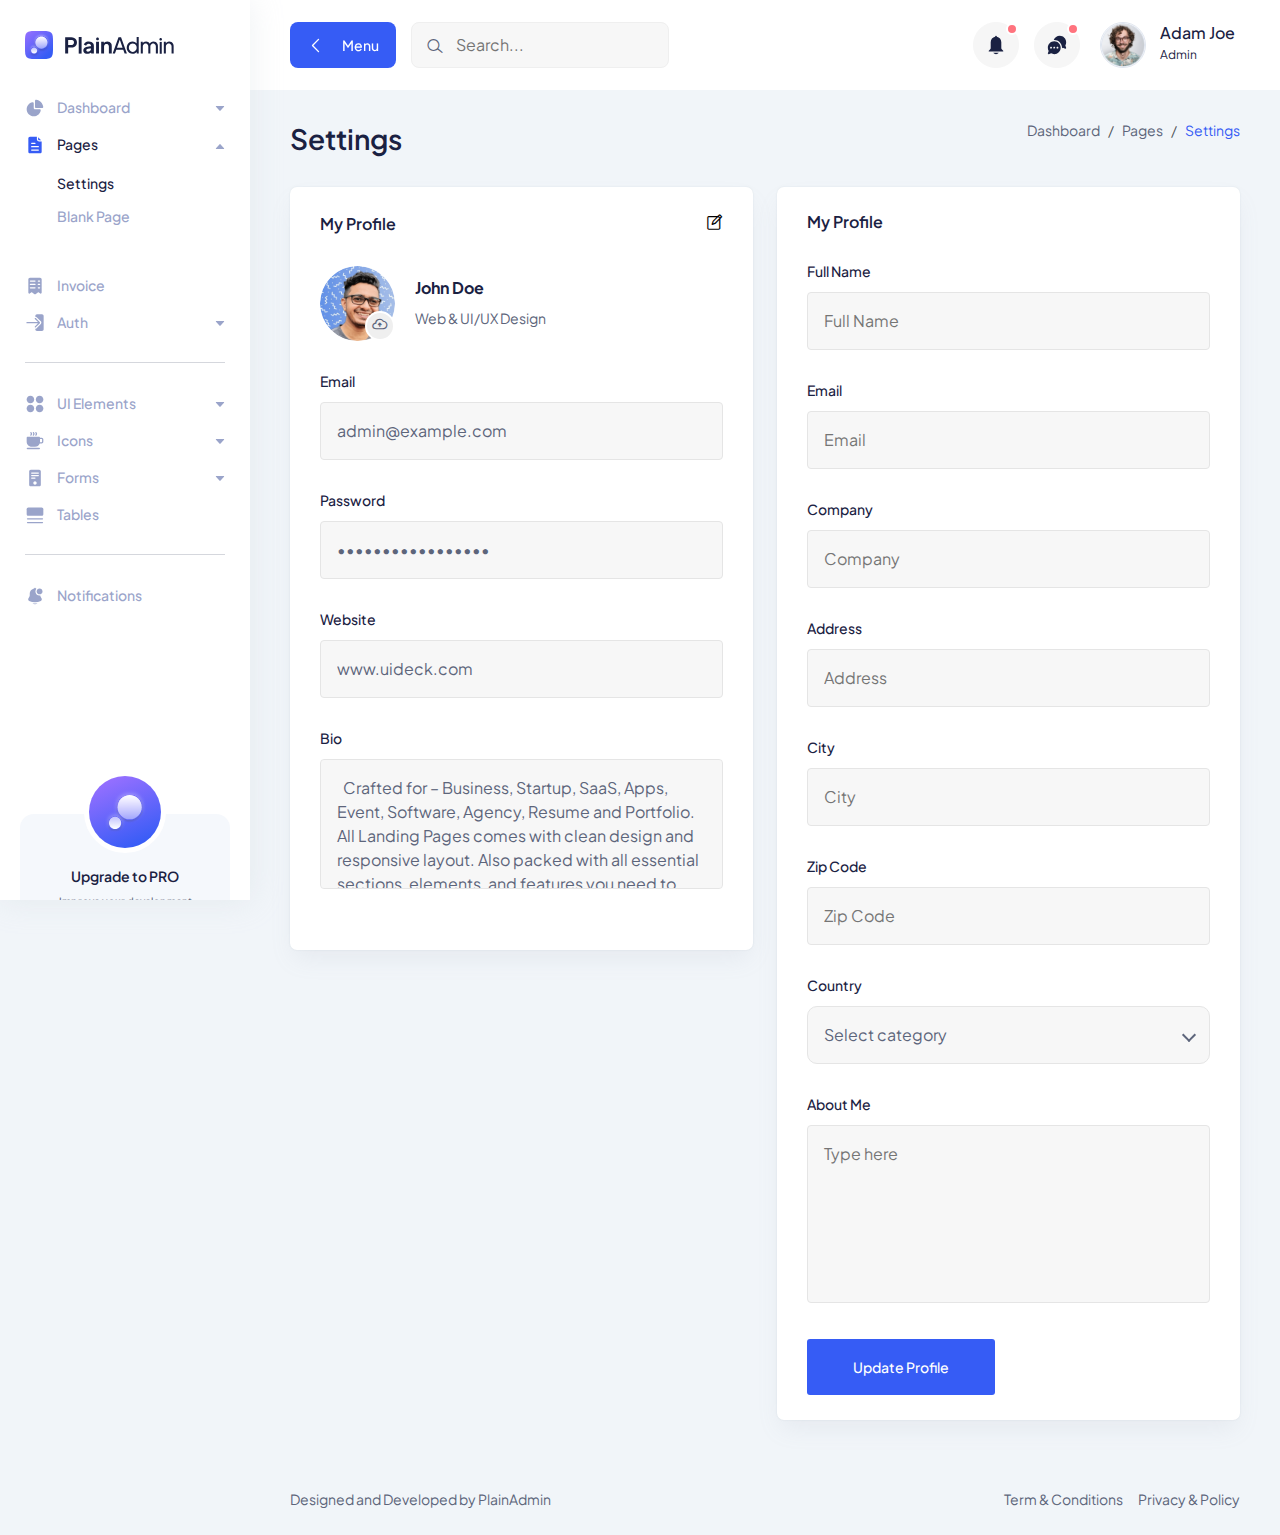
<file: dashboard - staff/settings.html>
<!DOCTYPE html>
<html lang="en">
  <head>
    <meta charset="UTF-8" />
    <meta http-equiv="X-UA-Compatible" content="IE=edge" />
    <meta name="viewport" content="width=device-width, initial-scale=1.0" />
    <link rel="shortcut icon" href="assets/images/favicon.svg" type="image/x-icon" />
    <title>Settings | PlainAdmin Demo</title>

    <!-- ========== All CSS files linkup ========= -->
    <link rel="stylesheet" href="assets/css/bootstrap.min.css" />
    <link rel="stylesheet" href="assets/css/lineicons.css" />
    <link rel="stylesheet" href="assets/css/materialdesignicons.min.css" />
    <link rel="stylesheet" href="assets/css/fullcalendar.css" />
    <link rel="stylesheet" href="assets/css/main.css" />
  </head>
  <body>
    <!-- ======== Preloader =========== -->
    <div id="preloader">
      <div class="spinner"></div>
    </div>
    <!-- ======== Preloader =========== -->

    <!-- ======== sidebar-nav start =========== -->
    <aside class="sidebar-nav-wrapper">
      <div class="navbar-logo">
        <a href="index.html">
          <img src="assets/images/logo/logo.svg" alt="logo" />
        </a>
      </div>
      <nav class="sidebar-nav">
        <ul>
          <li class="nav-item nav-item-has-children">
            <a
              href="#0"
              class="collapsed"
              data-bs-toggle="collapse"
              data-bs-target="#ddmenu_1"
              aria-controls="ddmenu_1"
              aria-expanded="false"
              aria-label="Toggle navigation"
            >
              <span class="icon">
                <svg width="20" height="20" viewBox="0 0 20 20" fill="none" xmlns="http://www.w3.org/2000/svg">
                  <path
                    d="M8.74999 18.3333C12.2376 18.3333 15.1364 15.8128 15.7244 12.4941C15.8448 11.8143 15.2737 11.25 14.5833 11.25H9.99999C9.30966 11.25 8.74999 10.6903 8.74999 10V5.41666C8.74999 4.7263 8.18563 4.15512 7.50586 4.27556C4.18711 4.86357 1.66666 7.76243 1.66666 11.25C1.66666 15.162 4.83797 18.3333 8.74999 18.3333Z" />
                  <path
                    d="M17.0833 10C17.7737 10 18.3432 9.43708 18.2408 8.75433C17.7005 5.14918 14.8508 2.29947 11.2457 1.75912C10.5629 1.6568 10 2.2263 10 2.91665V9.16666C10 9.62691 10.3731 10 10.8333 10H17.0833Z" />
                </svg>
              </span>
              <span class="text">Dashboard</span>
            </a>
            <ul id="ddmenu_1" class="collapse dropdown-nav">
              <li>
                <a href="index.html"> eCommerce </a>
              </li>
            </ul>
          </li>
          <li class="nav-item nav-item-has-children">
            <a
              href="#0"
              class=""
              data-bs-toggle="collapse"
              data-bs-target="#ddmenu_2"
              aria-controls="ddmenu_2"
              aria-expanded="true"
              aria-label="Toggle navigation"
            >
              <span class="icon">
                <svg width="20" height="20" viewBox="0 0 20 20" fill="none" xmlns="http://www.w3.org/2000/svg">
                  <path
                    d="M11.8097 1.66667C11.8315 1.66667 11.8533 1.6671 11.875 1.66796V4.16667C11.875 5.43232 12.901 6.45834 14.1667 6.45834H16.6654C16.6663 6.48007 16.6667 6.50186 16.6667 6.5237V16.6667C16.6667 17.5872 15.9205 18.3333 15 18.3333H5.00001C4.07954 18.3333 3.33334 17.5872 3.33334 16.6667V3.33334C3.33334 2.41286 4.07954 1.66667 5.00001 1.66667H11.8097ZM6.66668 7.70834C6.3215 7.70834 6.04168 7.98816 6.04168 8.33334C6.04168 8.67851 6.3215 8.95834 6.66668 8.95834H10C10.3452 8.95834 10.625 8.67851 10.625 8.33334C10.625 7.98816 10.3452 7.70834 10 7.70834H6.66668ZM6.04168 11.6667C6.04168 12.0118 6.3215 12.2917 6.66668 12.2917H13.3333C13.6785 12.2917 13.9583 12.0118 13.9583 11.6667C13.9583 11.3215 13.6785 11.0417 13.3333 11.0417H6.66668C6.3215 11.0417 6.04168 11.3215 6.04168 11.6667ZM6.66668 14.375C6.3215 14.375 6.04168 14.6548 6.04168 15C6.04168 15.3452 6.3215 15.625 6.66668 15.625H13.3333C13.6785 15.625 13.9583 15.3452 13.9583 15C13.9583 14.6548 13.6785 14.375 13.3333 14.375H6.66668Z" />
                  <path
                    d="M13.125 2.29167L16.0417 5.20834H14.1667C13.5913 5.20834 13.125 4.74197 13.125 4.16667V2.29167Z" />
                </svg>
              </span>
              <span class="text">Pages</span>
            </a>
            <ul id="ddmenu_2" class="collapsed show dropdown-nav">
              <li>
                <a href="settings.html" class="active"> Settings </a>
              </li>
              <li>
                <a href="blank-page.html"> Blank Page </a>
              </li>
            </ul>
          </li>
          <li class="nav-item">
            <a href="invoice.html">
              <span class="icon">
                <svg width="20" height="20" viewBox="0 0 20 20" fill="none" xmlns="http://www.w3.org/2000/svg">
                  <path
                    d="M3.33334 3.35442C3.33334 2.4223 4.07954 1.66666 5.00001 1.66666H15C15.9205 1.66666 16.6667 2.4223 16.6667 3.35442V16.8565C16.6667 17.5519 15.8827 17.9489 15.3333 17.5317L13.8333 16.3924C13.537 16.1673 13.1297 16.1673 12.8333 16.3924L10.5 18.1646C10.2037 18.3896 9.79634 18.3896 9.50001 18.1646L7.16668 16.3924C6.87038 16.1673 6.46298 16.1673 6.16668 16.3924L4.66668 17.5317C4.11731 17.9489 3.33334 17.5519 3.33334 16.8565V3.35442ZM4.79168 5.04218C4.79168 5.39173 5.0715 5.6751 5.41668 5.6751H10C10.3452 5.6751 10.625 5.39173 10.625 5.04218C10.625 4.69264 10.3452 4.40927 10 4.40927H5.41668C5.0715 4.40927 4.79168 4.69264 4.79168 5.04218ZM5.41668 7.7848C5.0715 7.7848 4.79168 8.06817 4.79168 8.41774C4.79168 8.76724 5.0715 9.05066 5.41668 9.05066H10C10.3452 9.05066 10.625 8.76724 10.625 8.41774C10.625 8.06817 10.3452 7.7848 10 7.7848H5.41668ZM4.79168 11.7932C4.79168 12.1428 5.0715 12.4262 5.41668 12.4262H10C10.3452 12.4262 10.625 12.1428 10.625 11.7932C10.625 11.4437 10.3452 11.1603 10 11.1603H5.41668C5.0715 11.1603 4.79168 11.4437 4.79168 11.7932ZM13.3333 4.40927C12.9882 4.40927 12.7083 4.69264 12.7083 5.04218C12.7083 5.39173 12.9882 5.6751 13.3333 5.6751H14.5833C14.9285 5.6751 15.2083 5.39173 15.2083 5.04218C15.2083 4.69264 14.9285 4.40927 14.5833 4.40927H13.3333ZM12.7083 8.41774C12.7083 8.76724 12.9882 9.05066 13.3333 9.05066H14.5833C14.9285 9.05066 15.2083 8.76724 15.2083 8.41774C15.2083 8.06817 14.9285 7.7848 14.5833 7.7848H13.3333C12.9882 7.7848 12.7083 8.06817 12.7083 8.41774ZM13.3333 11.1603C12.9882 11.1603 12.7083 11.4437 12.7083 11.7932C12.7083 12.1428 12.9882 12.4262 13.3333 12.4262H14.5833C14.9285 12.4262 15.2083 12.1428 15.2083 11.7932C15.2083 11.4437 14.9285 11.1603 14.5833 11.1603H13.3333Z" />
                </svg>
              </span>
              <span class="text">Invoice</span>
            </a>
          </li>
          <li class="nav-item nav-item-has-children">
            <a
              href="#0"
              class="collapsed"
              data-bs-toggle="collapse"
              data-bs-target="#ddmenu_3"
              aria-controls="ddmenu_3"
              aria-expanded="false"
              aria-label="Toggle navigation"
            >
              <span class="icon">
                <svg width="20" height="20" viewBox="0 0 20 20" fill="none" xmlns="http://www.w3.org/2000/svg">
                  <path
                    d="M14.9211 10.1294C15.1652 9.88534 15.1652 9.48967 14.9211 9.24559L10.7544 5.0789C10.5103 4.83482 10.1147 4.83482 9.87057 5.0789C9.62649 5.32297 9.62649 5.71871 9.87057 5.96278L12.9702 9.06251H1.97916C1.63398 9.06251 1.35416 9.34234 1.35416 9.68751C1.35416 10.0327 1.63398 10.3125 1.97916 10.3125H12.9702L9.87057 13.4123C9.62649 13.6563 9.62649 14.052 9.87057 14.2961C10.1147 14.5402 10.5103 14.5402 10.7544 14.2961L14.9211 10.1294Z" />
                  <path
                    d="M11.6383 15.18L15.805 11.0133C16.5373 10.2811 16.5373 9.09391 15.805 8.36166L11.6383 4.195C11.2722 3.82888 10.7923 3.64582 10.3125 3.64582V3.02082C10.3125 2.10035 11.0587 1.35416 11.9792 1.35416H16.9792C17.8997 1.35416 18.6458 2.10035 18.6458 3.02082V16.3542C18.6458 17.2747 17.8997 18.0208 16.9792 18.0208H11.9792C11.0587 18.0208 10.3125 17.2747 10.3125 16.3542V15.7292C10.7923 15.7292 11.2722 15.5461 11.6383 15.18Z" />
                </svg>
              </span>
              <span class="text">Auth</span>
            </a>
            <ul id="ddmenu_3" class="collapse dropdown-nav">
              <li>
                <a href="signin.html"> Sign In </a>
              </li>
              <li>
                <a href="signup.html"> Sign Up </a>
              </li>
            </ul>
          </li>
          <span class="divider"><hr /></span>
          <li class="nav-item nav-item-has-children">
            <a
              href="#0"
              class="collapsed"
              data-bs-toggle="collapse"
              data-bs-target="#ddmenu_4"
              aria-controls="ddmenu_4"
              aria-expanded="false"
              aria-label="Toggle navigation"
            >
              <span class="icon">
                <svg width="20" height="20" viewBox="0 0 20 20" fill="none" xmlns="http://www.w3.org/2000/svg">
                  <path
                    d="M1.66666 5.41669C1.66666 3.34562 3.34559 1.66669 5.41666 1.66669C7.48772 1.66669 9.16666 3.34562 9.16666 5.41669C9.16666 7.48775 7.48772 9.16669 5.41666 9.16669C3.34559 9.16669 1.66666 7.48775 1.66666 5.41669Z" />
                  <path
                    d="M1.66666 14.5834C1.66666 12.5123 3.34559 10.8334 5.41666 10.8334C7.48772 10.8334 9.16666 12.5123 9.16666 14.5834C9.16666 16.6545 7.48772 18.3334 5.41666 18.3334C3.34559 18.3334 1.66666 16.6545 1.66666 14.5834Z" />
                  <path
                    d="M10.8333 5.41669C10.8333 3.34562 12.5123 1.66669 14.5833 1.66669C16.6544 1.66669 18.3333 3.34562 18.3333 5.41669C18.3333 7.48775 16.6544 9.16669 14.5833 9.16669C12.5123 9.16669 10.8333 7.48775 10.8333 5.41669Z" />
                  <path
                    d="M10.8333 14.5834C10.8333 12.5123 12.5123 10.8334 14.5833 10.8334C16.6544 10.8334 18.3333 12.5123 18.3333 14.5834C18.3333 16.6545 16.6544 18.3334 14.5833 18.3334C12.5123 18.3334 10.8333 16.6545 10.8333 14.5834Z" />
                </svg>
              </span>
              <span class="text">UI Elements </span>
            </a>
            <ul id="ddmenu_4" class="collapse dropdown-nav">
              <li>
                <a href="alerts.html"> Alerts </a>
              </li>
              <li>
                <a href="buttons.html"> Buttons </a>
              </li>
              <li>
                <a href="cards.html"> Cards </a>
              </li>
              <li>
                <a href="typography.html"> Typography </a>
              </li>
            </ul>
          </li>
          <li class="nav-item nav-item-has-children">
            <a
              href="#0"
              class="collapsed"
              data-bs-toggle="collapse"
              data-bs-target="#ddmenu_55"
              aria-controls="ddmenu_55"
              aria-expanded="false"
              aria-label="Toggle navigation"
            >
              <span class="icon">
                <svg width="20" height="20" viewBox="0 0 20 20" fill="none" xmlns="http://www.w3.org/2000/svg">
                  <path
                    d="M5.48663 1.1466C5.77383 0.955131 6.16188 1.03274 6.35335 1.31994L6.87852 2.10769C7.20508 2.59755 7.20508 3.23571 6.87852 3.72556L6.35335 4.51331C6.16188 4.80052 5.77383 4.87813 5.48663 4.68666C5.19943 4.49519 5.12182 4.10715 5.31328 3.81994L5.83845 3.03219C5.88511 2.96221 5.88511 2.87105 5.83845 2.80106L5.31328 2.01331C5.12182 1.72611 5.19943 1.33806 5.48663 1.1466Z" />
                  <path
                    d="M2.49999 5.83331C2.03976 5.83331 1.66666 6.2064 1.66666 6.66665V10.8333C1.66666 13.5948 3.90523 15.8333 6.66666 15.8333H9.99999C12.1856 15.8333 14.0436 14.431 14.7235 12.4772C14.8134 12.4922 14.9058 12.5 15 12.5H16.6667C17.5872 12.5 18.3333 11.7538 18.3333 10.8333V8.33331C18.3333 7.41284 17.5872 6.66665 16.6667 6.66665H15C15 6.2064 14.6269 5.83331 14.1667 5.83331H2.49999ZM14.9829 11.2496C14.9942 11.1123 15 10.9735 15 10.8333V7.91665H16.6667C16.8967 7.91665 17.0833 8.10319 17.0833 8.33331V10.8333C17.0833 11.0634 16.8967 11.25 16.6667 11.25H15L14.9898 11.2498L14.9829 11.2496Z" />
                  <path
                    d="M8.85332 1.31994C8.6619 1.03274 8.27383 0.955131 7.98663 1.1466C7.69943 1.33806 7.62182 1.72611 7.81328 2.01331L8.33848 2.80106C8.38507 2.87105 8.38507 2.96221 8.33848 3.03219L7.81328 3.81994C7.62182 4.10715 7.69943 4.49519 7.98663 4.68666C8.27383 4.87813 8.6619 4.80052 8.85332 4.51331L9.37848 3.72556C9.70507 3.23571 9.70507 2.59755 9.37848 2.10769L8.85332 1.31994Z" />
                  <path
                    d="M10.4867 1.1466C10.7738 0.955131 11.1619 1.03274 11.3533 1.31994L11.8785 2.10769C12.2051 2.59755 12.2051 3.23571 11.8785 3.72556L11.3533 4.51331C11.1619 4.80052 10.7738 4.87813 10.4867 4.68666C10.1994 4.49519 10.1218 4.10715 10.3133 3.81994L10.8385 3.03219C10.8851 2.96221 10.8851 2.87105 10.8385 2.80106L10.3133 2.01331C10.1218 1.72611 10.1994 1.33806 10.4867 1.1466Z" />
                  <path
                    d="M2.49999 16.6667C2.03976 16.6667 1.66666 17.0398 1.66666 17.5C1.66666 17.9602 2.03976 18.3334 2.49999 18.3334H14.1667C14.6269 18.3334 15 17.9602 15 17.5C15 17.0398 14.6269 16.6667 14.1667 16.6667H2.49999Z" />
                </svg>
              </span>
              <span class="text">Icons</span>
            </a>
            <ul id="ddmenu_55" class="collapse dropdown-nav">
              <li>
                <a href="icons.html"> LineIcons </a>
              </li>
              <li>
                <a href="mdi-icons.html"> MDI Icons </a>
              </li>
            </ul>
          </li>
          <li class="nav-item nav-item-has-children">
            <a
              href="#0"
              class="collapsed"
              data-bs-toggle="collapse"
              data-bs-target="#ddmenu_5"
              aria-controls="ddmenu_5"
              aria-expanded="false"
              aria-label="Toggle navigation"
            >
              <span class="icon">
                <svg width="20" height="20" viewBox="0 0 20 20" fill="none" xmlns="http://www.w3.org/2000/svg">
                  <path
                    d="M4.16666 3.33335C4.16666 2.41288 4.91285 1.66669 5.83332 1.66669H14.1667C15.0872 1.66669 15.8333 2.41288 15.8333 3.33335V16.6667C15.8333 17.5872 15.0872 18.3334 14.1667 18.3334H5.83332C4.91285 18.3334 4.16666 17.5872 4.16666 16.6667V3.33335ZM6.04166 5.00002C6.04166 5.3452 6.32148 5.62502 6.66666 5.62502H13.3333C13.6785 5.62502 13.9583 5.3452 13.9583 5.00002C13.9583 4.65485 13.6785 4.37502 13.3333 4.37502H6.66666C6.32148 4.37502 6.04166 4.65485 6.04166 5.00002ZM6.66666 6.87502C6.32148 6.87502 6.04166 7.15485 6.04166 7.50002C6.04166 7.8452 6.32148 8.12502 6.66666 8.12502H13.3333C13.6785 8.12502 13.9583 7.8452 13.9583 7.50002C13.9583 7.15485 13.6785 6.87502 13.3333 6.87502H6.66666ZM6.04166 10C6.04166 10.3452 6.32148 10.625 6.66666 10.625H9.99999C10.3452 10.625 10.625 10.3452 10.625 10C10.625 9.65485 10.3452 9.37502 9.99999 9.37502H6.66666C6.32148 9.37502 6.04166 9.65485 6.04166 10ZM9.99999 16.6667C10.9205 16.6667 11.6667 15.9205 11.6667 15C11.6667 14.0795 10.9205 13.3334 9.99999 13.3334C9.07949 13.3334 8.33332 14.0795 8.33332 15C8.33332 15.9205 9.07949 16.6667 9.99999 16.6667Z" />
                </svg>
              </span>
              <span class="text"> Forms </span>
            </a>
            <ul id="ddmenu_5" class="collapse dropdown-nav">
              <li>
                <a href="form-elements.html"> Form Elements </a>
              </li>
            </ul>
          </li>
          <li class="nav-item">
            <a href="tables.html">
              <span class="icon">
                <svg width="20" height="20" viewBox="0 0 20 20" fill="none" xmlns="http://www.w3.org/2000/svg">
                  <path
                    d="M1.66666 4.16667C1.66666 3.24619 2.41285 2.5 3.33332 2.5H16.6667C17.5872 2.5 18.3333 3.24619 18.3333 4.16667V9.16667C18.3333 10.0872 17.5872 10.8333 16.6667 10.8333H3.33332C2.41285 10.8333 1.66666 10.0872 1.66666 9.16667V4.16667Z" />
                  <path
                    d="M1.875 13.75C1.875 13.4048 2.15483 13.125 2.5 13.125H17.5C17.8452 13.125 18.125 13.4048 18.125 13.75C18.125 14.0952 17.8452 14.375 17.5 14.375H2.5C2.15483 14.375 1.875 14.0952 1.875 13.75Z" />
                  <path
                    d="M2.5 16.875C2.15483 16.875 1.875 17.1548 1.875 17.5C1.875 17.8452 2.15483 18.125 2.5 18.125H17.5C17.8452 18.125 18.125 17.8452 18.125 17.5C18.125 17.1548 17.8452 16.875 17.5 16.875H2.5Z" />
                </svg>
              </span>
              <span class="text">Tables</span>
            </a>
          </li>
          <span class="divider"><hr /></span>

          <li class="nav-item">
            <a href="notification.html">
              <span class="icon">
                <svg width="20" height="20" viewBox="0 0 20 20" fill="none" xmlns="http://www.w3.org/2000/svg">
                  <path
                    d="M10.8333 2.50008C10.8333 2.03984 10.4602 1.66675 9.99999 1.66675C9.53975 1.66675 9.16666 2.03984 9.16666 2.50008C9.16666 2.96032 9.53975 3.33341 9.99999 3.33341C10.4602 3.33341 10.8333 2.96032 10.8333 2.50008Z" />
                  <path
                    d="M17.5 5.41673C17.5 7.02756 16.1942 8.33339 14.5833 8.33339C12.9725 8.33339 11.6667 7.02756 11.6667 5.41673C11.6667 3.80589 12.9725 2.50006 14.5833 2.50006C16.1942 2.50006 17.5 3.80589 17.5 5.41673Z" />
                  <path
                    d="M11.4272 2.69637C10.9734 2.56848 10.4947 2.50006 10 2.50006C7.10054 2.50006 4.75003 4.85057 4.75003 7.75006V9.20873C4.75003 9.72814 4.62082 10.2393 4.37404 10.6963L3.36705 12.5611C2.89938 13.4272 3.26806 14.5081 4.16749 14.9078C7.88074 16.5581 12.1193 16.5581 15.8326 14.9078C16.732 14.5081 17.1007 13.4272 16.633 12.5611L15.626 10.6963C15.43 10.3333 15.3081 9.93606 15.2663 9.52773C15.0441 9.56431 14.8159 9.58339 14.5833 9.58339C12.2822 9.58339 10.4167 7.71791 10.4167 5.41673C10.4167 4.37705 10.7975 3.42631 11.4272 2.69637Z" />
                  <path
                    d="M7.48901 17.1925C8.10004 17.8918 8.99841 18.3335 10 18.3335C11.0016 18.3335 11.9 17.8918 12.511 17.1925C10.8482 17.4634 9.15183 17.4634 7.48901 17.1925Z" />
                </svg>
              </span>
              <span class="text">Notifications</span>
            </a>
          </li>
        </ul>
      </nav>
      <div class="promo-box">
        <div class="promo-icon">
          <img class="mx-auto" src="./assets/images/logo/logo-icon-big.svg" alt="Logo">
        </div>
        <h3>Upgrade to PRO</h3>
        <p>Improve your development process and start doing more with PlainAdmin PRO!</p>
        <a href="https://plainadmin.com/pro" target="_blank" rel="nofollow" class="main-btn primary-btn btn-hover">
          Upgrade to PRO
        </a>
      </div>
    </aside>
    <div class="overlay"></div>
    <!-- ======== sidebar-nav end =========== -->

    <!-- ======== main-wrapper start =========== -->
    <main class="main-wrapper">
      <!-- ========== header start ========== -->
      <header class="header">
        <div class="container-fluid">
          <div class="row">
            <div class="col-lg-5 col-md-5 col-6">
              <div class="header-left d-flex align-items-center">
                <div class="menu-toggle-btn mr-15">
                  <button id="menu-toggle" class="main-btn primary-btn btn-hover">
                    <i class="lni lni-chevron-left me-2"></i> Menu
                  </button>
                </div>
                <div class="header-search d-none d-md-flex">
                  <form action="#">
                    <input type="text" placeholder="Search..." />
                    <button><i class="lni lni-search-alt"></i></button>
                  </form>
                </div>
              </div>
            </div>
            <div class="col-lg-7 col-md-7 col-6">
              <div class="header-right">
                <!-- notification start -->
                <div class="notification-box ml-15 d-none d-md-flex">
                  <button class="dropdown-toggle" type="button" id="notification" data-bs-toggle="dropdown"
                    aria-expanded="false">
                    <svg width="22" height="22" viewBox="0 0 22 22" fill="none" xmlns="http://www.w3.org/2000/svg">
                      <path
                        d="M11 20.1667C9.88317 20.1667 8.88718 19.63 8.23901 18.7917H13.761C13.113 19.63 12.1169 20.1667 11 20.1667Z"
                        fill="" />
                      <path
                        d="M10.1157 2.74999C10.1157 2.24374 10.5117 1.83333 11 1.83333C11.4883 1.83333 11.8842 2.24374 11.8842 2.74999V2.82604C14.3932 3.26245 16.3051 5.52474 16.3051 8.24999V14.287C16.3051 14.5301 16.3982 14.7633 16.564 14.9352L18.2029 16.6342C18.4814 16.9229 18.2842 17.4167 17.8903 17.4167H4.10961C3.71574 17.4167 3.5185 16.9229 3.797 16.6342L5.43589 14.9352C5.6017 14.7633 5.69485 14.5301 5.69485 14.287V8.24999C5.69485 5.52474 7.60672 3.26245 10.1157 2.82604V2.74999Z"
                        fill="" />
                    </svg>
                    <span></span>
                  </button>
                  <ul class="dropdown-menu dropdown-menu-end" aria-labelledby="notification">
                    <li>
                      <a href="#0">
                        <div class="image">
                          <img src="assets/images/lead/lead-6.png" alt="" />
                        </div>
                        <div class="content">
                          <h6>
                            John Doe
                            <span class="text-regular">
                              comment on a product.
                            </span>
                          </h6>
                          <p>
                            Lorem ipsum dolor sit amet, consect etur adipiscing
                            elit Vivamus tortor.
                          </p>
                          <span>10 mins ago</span>
                        </div>
                      </a>
                    </li>
                    <li>
                      <a href="#0">
                        <div class="image">
                          <img src="assets/images/lead/lead-1.png" alt="" />
                        </div>
                        <div class="content">
                          <h6>
                            Jonathon
                            <span class="text-regular">
                              like on a product.
                            </span>
                          </h6>
                          <p>
                            Lorem ipsum dolor sit amet, consect etur adipiscing
                            elit Vivamus tortor.
                          </p>
                          <span>10 mins ago</span>
                        </div>
                      </a>
                    </li>
                  </ul>
                </div>
                <!-- notification end -->
                <!-- message start -->
                <div class="header-message-box ml-15 d-none d-md-flex">
                  <button class="dropdown-toggle" type="button" id="message" data-bs-toggle="dropdown"
                    aria-expanded="false">
                    <svg width="22" height="22" viewBox="0 0 22 22" fill="none" xmlns="http://www.w3.org/2000/svg">
                      <path
                        d="M7.74866 5.97421C7.91444 5.96367 8.08162 5.95833 8.25005 5.95833C12.5532 5.95833 16.0417 9.4468 16.0417 13.75C16.0417 13.9184 16.0364 14.0856 16.0259 14.2514C16.3246 14.138 16.6127 14.003 16.8883 13.8482L19.2306 14.629C19.7858 14.8141 20.3141 14.2858 20.129 13.7306L19.3482 11.3882C19.8694 10.4604 20.1667 9.38996 20.1667 8.25C20.1667 4.70617 17.2939 1.83333 13.75 1.83333C11.0077 1.83333 8.66702 3.55376 7.74866 5.97421Z"
                        fill="" />
                      <path
                        d="M14.6667 13.75C14.6667 17.2938 11.7939 20.1667 8.25004 20.1667C7.11011 20.1667 6.03962 19.8694 5.11182 19.3482L2.76946 20.129C2.21421 20.3141 1.68597 19.7858 1.87105 19.2306L2.65184 16.8882C2.13062 15.9604 1.83338 14.89 1.83338 13.75C1.83338 10.2062 4.70622 7.33333 8.25004 7.33333C11.7939 7.33333 14.6667 10.2062 14.6667 13.75ZM5.95838 13.75C5.95838 13.2437 5.54797 12.8333 5.04171 12.8333C4.53545 12.8333 4.12504 13.2437 4.12504 13.75C4.12504 14.2563 4.53545 14.6667 5.04171 14.6667C5.54797 14.6667 5.95838 14.2563 5.95838 13.75ZM9.16671 13.75C9.16671 13.2437 8.7563 12.8333 8.25004 12.8333C7.74379 12.8333 7.33338 13.2437 7.33338 13.75C7.33338 14.2563 7.74379 14.6667 8.25004 14.6667C8.7563 14.6667 9.16671 14.2563 9.16671 13.75ZM11.4584 14.6667C11.9647 14.6667 12.375 14.2563 12.375 13.75C12.375 13.2437 11.9647 12.8333 11.4584 12.8333C10.9521 12.8333 10.5417 13.2437 10.5417 13.75C10.5417 14.2563 10.9521 14.6667 11.4584 14.6667Z"
                        fill="" />
                    </svg>
                    <span></span>
                  </button>
                  <ul class="dropdown-menu dropdown-menu-end" aria-labelledby="message">
                    <li>
                      <a href="#0">
                        <div class="image">
                          <img src="assets/images/lead/lead-5.png" alt="" />
                        </div>
                        <div class="content">
                          <h6>Jacob Jones</h6>
                          <p>Hey!I can across your profile and ...</p>
                          <span>10 mins ago</span>
                        </div>
                      </a>
                    </li>
                    <li>
                      <a href="#0">
                        <div class="image">
                          <img src="assets/images/lead/lead-3.png" alt="" />
                        </div>
                        <div class="content">
                          <h6>John Doe</h6>
                          <p>Would you mind please checking out</p>
                          <span>12 mins ago</span>
                        </div>
                      </a>
                    </li>
                    <li>
                      <a href="#0">
                        <div class="image">
                          <img src="assets/images/lead/lead-2.png" alt="" />
                        </div>
                        <div class="content">
                          <h6>Anee Lee</h6>
                          <p>Hey! are you available for freelance?</p>
                          <span>1h ago</span>
                        </div>
                      </a>
                    </li>
                  </ul>
                </div>
                <!-- message end -->
                <!-- profile start -->
                <div class="profile-box ml-15">
                  <button class="dropdown-toggle bg-transparent border-0" type="button" id="profile"
                    data-bs-toggle="dropdown" aria-expanded="false">
                    <div class="profile-info">
                      <div class="info">
                        <div class="image">
                          <img src="assets/images/profile/profile-image.png" alt="" />
                        </div>
                        <div>
                          <h6 class="fw-500">Adam Joe</h6>
                          <p>Admin</p>
                        </div>
                      </div>
                    </div>
                  </button>
                  <ul class="dropdown-menu dropdown-menu-end" aria-labelledby="profile">
                    <li>
                      <div class="author-info flex items-center !p-1">
                        <div class="image">
                          <img src="assets/images/profile/profile-image.png" alt="image">
                        </div>
                        <div class="content">
                          <h4 class="text-sm">Adam Joe</h4>
                          <a class="text-black/40 dark:text-white/40 hover:text-black dark:hover:text-white text-xs"
                            href="#">Email@gmail.com</a>
                        </div>
                      </div>
                    </li>
                    <li class="divider"></li>
                    <li>
                      <a href="#0">
                        <i class="lni lni-user"></i> View Profile
                      </a>
                    </li>
                    <li>
                      <a href="#0">
                        <i class="lni lni-alarm"></i> Notifications
                      </a>
                    </li>
                    <li>
                      <a href="#0"> <i class="lni lni-inbox"></i> Messages </a>
                    </li>
                    <li>
                      <a href="#0"> <i class="lni lni-cog"></i> Settings </a>
                    </li>
                    <li class="divider"></li>
                    <li>
                      <a href="#0"> <i class="lni lni-exit"></i> Sign Out </a>
                    </li>
                  </ul>
                </div>
                <!-- profile end -->
              </div>
            </div>
          </div>
        </div>
      </header>
      <!-- ========== header end ========== -->

      <!-- ========== section start ========== -->
      <section class="section">
        <div class="container-fluid">
          <!-- ========== title-wrapper start ========== -->
          <div class="title-wrapper pt-30">
            <div class="row align-items-center">
              <div class="col-md-6">
                <div class="title">
                  <h2>Settings</h2>
                </div>
              </div>
              <!-- end col -->
              <div class="col-md-6">
                <div class="breadcrumb-wrapper">
                  <nav aria-label="breadcrumb">
                    <ol class="breadcrumb">
                      <li class="breadcrumb-item">
                        <a href="#0">Dashboard</a>
                      </li>
                      <li class="breadcrumb-item"><a href="#0">Pages</a></li>
                      <li class="breadcrumb-item active" aria-current="page">
                        Settings
                      </li>
                    </ol>
                  </nav>
                </div>
              </div>
              <!-- end col -->
            </div>
            <!-- end row -->
          </div>
          <!-- ========== title-wrapper end ========== -->

          <div class="row">
            <div class="col-lg-6">
              <div class="card-style settings-card-1 mb-30">
                <div class="title mb-30 d-flex justify-content-between align-items-center">
                  <h6>My Profile</h6>
                  <button class="border-0 bg-transparent">
                    <i class="lni lni-pencil-alt"></i>
                  </button>
                </div>
                <div class="profile-info">
                  <div class="d-flex align-items-center mb-30">
                    <div class="profile-image">
                      <img src="assets/images/profile/profile-1.png" alt="" />
                      <div class="update-image">
                        <input type="file" />
                        <label for=""><i class="lni lni-cloud-upload"></i></label>
                      </div>
                    </div>
                    <div class="profile-meta">
                      <h5 class="text-bold text-dark mb-10">John Doe</h5>
                      <p class="text-sm text-gray">Web & UI/UX Design</p>
                    </div>
                  </div>
                  <div class="input-style-1">
                    <label>Email</label>
                    <input type="email" placeholder="admin@example.com" value="admin@example.com" />
                  </div>
                  <div class="input-style-1">
                    <label>Password</label>
                    <input type="password" value="admin@example.com" />
                  </div>
                  <div class="input-style-1">
                    <label>Website</label>
                    <input type="text" placeholder="www.uideck.com" value="www.uideck.com" />
                  </div>
                  <div class="input-style-1">
                    <label>Bio</label>
                    <textarea placeholder="Write your bio here" rows="4">
  Crafted for – Business, Startup, SaaS, Apps, Event, Software, Agency, Resume and Portfolio. All Landing Pages comes with clean design and responsive layout. Also packed with all essential sections, elements, and features you need to launch</textarea>
                  </div>
                </div>
              </div>
              <!-- end card -->
            </div>
            <!-- end col -->

            <div class="col-lg-6">
              <div class="card-style settings-card-2 mb-30">
                <div class="title mb-30">
                  <h6>My Profile</h6>
                </div>
                <form action="#">
                  <div class="row">
                    <div class="col-12">
                      <div class="input-style-1">
                        <label>Full Name</label>
                        <input type="text" placeholder="Full Name" />
                      </div>
                    </div>
                    <div class="col-12">
                      <div class="input-style-1">
                        <label>Email</label>
                        <input type="email" placeholder="Email" />
                      </div>
                    </div>
                    <div class="col-12">
                      <div class="input-style-1">
                        <label>Company</label>
                        <input type="text" placeholder="Company" />
                      </div>
                    </div>
                    <div class="col-12">
                      <div class="input-style-1">
                        <label>Address</label>
                        <input type="text" placeholder="Address" />
                      </div>
                    </div>
                    <div class="col-xxl-4">
                      <div class="input-style-1">
                        <label>City</label>
                        <input type="text" placeholder="City" />
                      </div>
                    </div>
                    <div class="col-xxl-4">
                      <div class="input-style-1">
                        <label>Zip Code</label>
                        <input type="text" placeholder="Zip Code" />
                      </div>
                    </div>
                    <div class="col-xxl-4">
                      <div class="select-style-1">
                        <label>Country</label>
                        <div class="select-position">
                          <select class="light-bg">
                            <option value="">Select category</option>
                            <option value="">USA</option>
                            <option value="">UK</option>
                            <option value="">Canada</option>
                            <option value="">India</option>
                            <option value="">Bangladesh</option>
                          </select>
                        </div>
                      </div>
                    </div>
                    <div class="col-12">
                      <div class="input-style-1">
                        <label>About Me</label>
                        <textarea placeholder="Type here" rows="6"></textarea>
                      </div>
                    </div>
                    <div class="col-12">
                      <button class="main-btn primary-btn btn-hover">
                        Update Profile
                      </button>
                    </div>
                  </div>
                </form>
              </div>
              <!-- end card -->
            </div>
            <!-- end col -->
          </div>
          <!-- end row -->
        </div>
        <!-- end container -->
      </section>
      <!-- ========== section end ========== -->

      <!-- ========== footer start =========== -->
      <footer class="footer">
        <div class="container-fluid">
          <div class="row">
            <div class="col-md-6 order-last order-md-first">
              <div class="copyright text-center text-md-start">
                <p class="text-sm">
                  Designed and Developed by
                  <a href="https://plainadmin.com" rel="nofollow" target="_blank">
                    PlainAdmin
                  </a>
                </p>
              </div>
            </div>
            <!-- end col-->
            <div class="col-md-6">
              <div class="terms d-flex justify-content-center justify-content-md-end">
                <a href="#0" class="text-sm">Term & Conditions</a>
                <a href="#0" class="text-sm ml-15">Privacy & Policy</a>
              </div>
            </div>
          </div>
          <!-- end row -->
        </div>
        <!-- end container -->
      </footer>
      <!-- ========== footer end =========== -->
    </main>
    <!-- ======== main-wrapper end =========== -->

    <!-- ========= All Javascript files linkup ======== -->
    <script src="assets/js/bootstrap.bundle.min.js"></script>
    <script src="assets/js/Chart.min.js"></script>
    <script src="assets/js/dynamic-pie-chart.js"></script>
    <script src="assets/js/moment.min.js"></script>
    <script src="assets/js/fullcalendar.js"></script>
    <script src="assets/js/jvectormap.min.js"></script>
    <script src="assets/js/world-merc.js"></script>
    <script src="assets/js/polyfill.js"></script>
    <script src="assets/js/main.js"></script>
  </body>
</html>
</file>
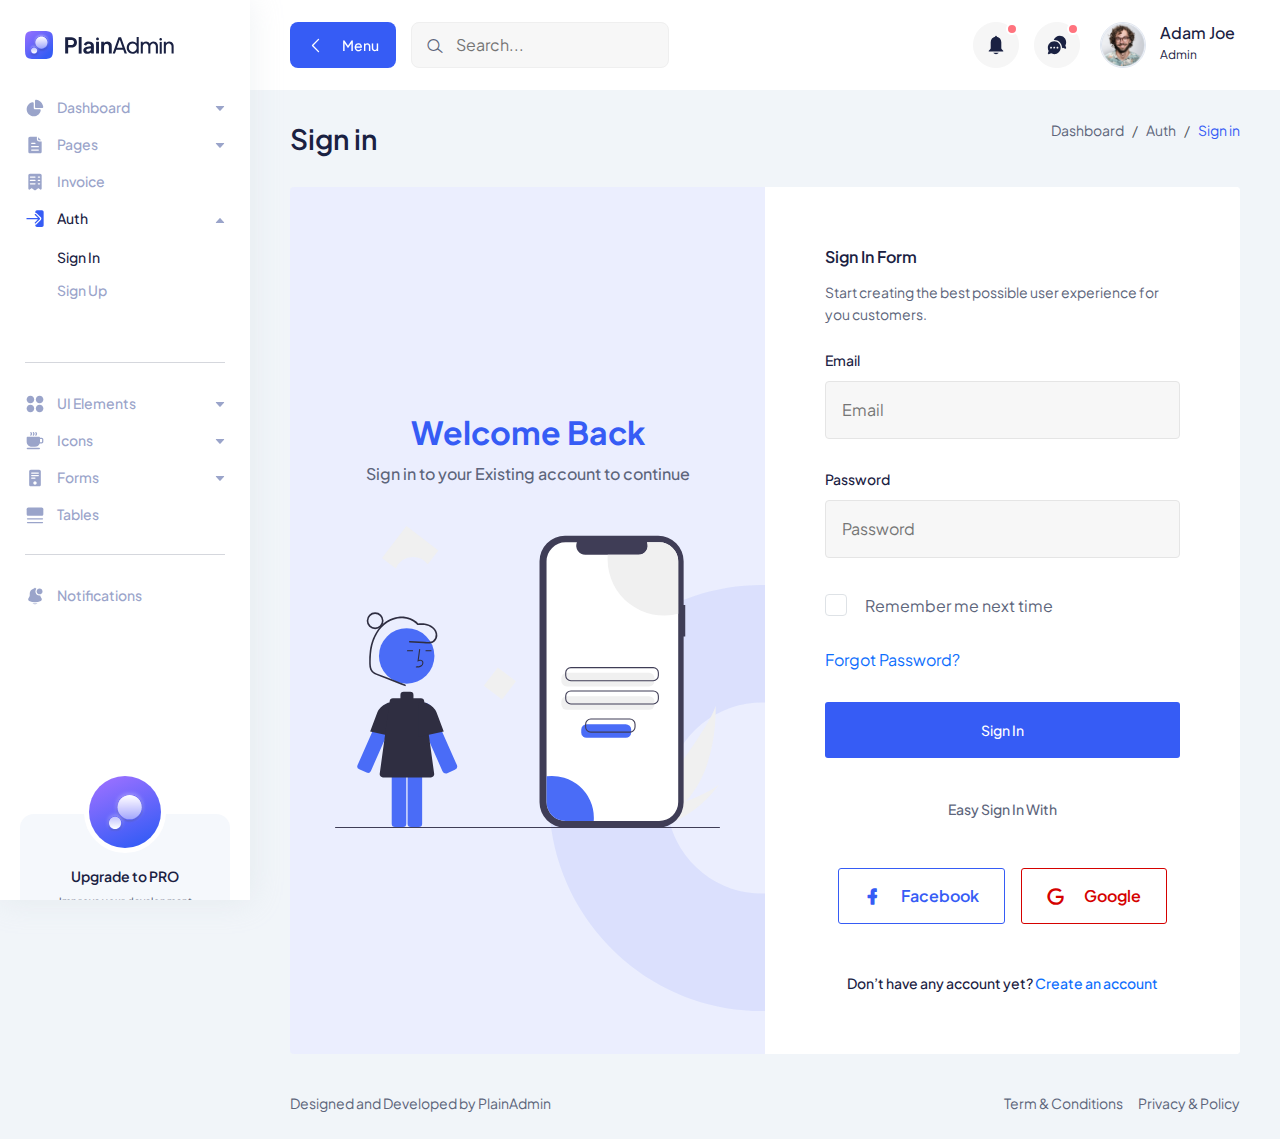
<file: dashboard - staff/signin.html>
<!DOCTYPE html>
<html lang="en">
  <head>
    <meta charset="UTF-8" />
    <meta http-equiv="X-UA-Compatible" content="IE=edge" />
    <meta name="viewport" content="width=device-width, initial-scale=1.0" />
    <link rel="shortcut icon" href="assets/images/favicon.svg" type="image/x-icon" />
    <title>Sign In | PlainAdmin Demo</title>

    <!-- ========== All CSS files linkup ========= -->
    <link rel="stylesheet" href="assets/css/bootstrap.min.css" />
    <link rel="stylesheet" href="assets/css/lineicons.css" />
    <link rel="stylesheet" href="assets/css/materialdesignicons.min.css" />
    <link rel="stylesheet" href="assets/css/fullcalendar.css" />
    <link rel="stylesheet" href="assets/css/main.css" />
  </head>
  <body>
    <!-- ======== Preloader =========== -->
    <div id="preloader">
      <div class="spinner"></div>
    </div>
    <!-- ======== Preloader =========== -->

    <!-- ======== sidebar-nav start =========== -->
    <aside class="sidebar-nav-wrapper">
      <div class="navbar-logo">
        <a href="index.html">
          <img src="assets/images/logo/logo.svg" alt="logo" />
        </a>
      </div>
      <nav class="sidebar-nav">
        <ul>
          <li class="nav-item nav-item-has-children">
            <a
              href="#0"
              class="collapsed"
              data-bs-toggle="collapse"
              data-bs-target="#ddmenu_1"
              aria-controls="ddmenu_1"
              aria-expanded="false"
              aria-label="Toggle navigation"
            >
              <span class="icon">
                <svg width="20" height="20" viewBox="0 0 20 20" fill="none" xmlns="http://www.w3.org/2000/svg">
                  <path
                    d="M8.74999 18.3333C12.2376 18.3333 15.1364 15.8128 15.7244 12.4941C15.8448 11.8143 15.2737 11.25 14.5833 11.25H9.99999C9.30966 11.25 8.74999 10.6903 8.74999 10V5.41666C8.74999 4.7263 8.18563 4.15512 7.50586 4.27556C4.18711 4.86357 1.66666 7.76243 1.66666 11.25C1.66666 15.162 4.83797 18.3333 8.74999 18.3333Z" />
                  <path
                    d="M17.0833 10C17.7737 10 18.3432 9.43708 18.2408 8.75433C17.7005 5.14918 14.8508 2.29947 11.2457 1.75912C10.5629 1.6568 10 2.2263 10 2.91665V9.16666C10 9.62691 10.3731 10 10.8333 10H17.0833Z" />
                </svg>
              </span>
              <span class="text">Dashboard</span>
            </a>
            <ul id="ddmenu_1" class="collapse dropdown-nav">
              <li>
                <a href="index.html"> eCommerce </a>
              </li>
            </ul>
          </li>
          <li class="nav-item nav-item-has-children">
            <a
              href="#0"
              class="collapsed"
              data-bs-toggle="collapse"
              data-bs-target="#ddmenu_2"
              aria-controls="ddmenu_2"
              aria-expanded="false"
              aria-label="Toggle navigation"
            >
              <span class="icon">
                <svg width="20" height="20" viewBox="0 0 20 20" fill="none" xmlns="http://www.w3.org/2000/svg">
                  <path
                    d="M11.8097 1.66667C11.8315 1.66667 11.8533 1.6671 11.875 1.66796V4.16667C11.875 5.43232 12.901 6.45834 14.1667 6.45834H16.6654C16.6663 6.48007 16.6667 6.50186 16.6667 6.5237V16.6667C16.6667 17.5872 15.9205 18.3333 15 18.3333H5.00001C4.07954 18.3333 3.33334 17.5872 3.33334 16.6667V3.33334C3.33334 2.41286 4.07954 1.66667 5.00001 1.66667H11.8097ZM6.66668 7.70834C6.3215 7.70834 6.04168 7.98816 6.04168 8.33334C6.04168 8.67851 6.3215 8.95834 6.66668 8.95834H10C10.3452 8.95834 10.625 8.67851 10.625 8.33334C10.625 7.98816 10.3452 7.70834 10 7.70834H6.66668ZM6.04168 11.6667C6.04168 12.0118 6.3215 12.2917 6.66668 12.2917H13.3333C13.6785 12.2917 13.9583 12.0118 13.9583 11.6667C13.9583 11.3215 13.6785 11.0417 13.3333 11.0417H6.66668C6.3215 11.0417 6.04168 11.3215 6.04168 11.6667ZM6.66668 14.375C6.3215 14.375 6.04168 14.6548 6.04168 15C6.04168 15.3452 6.3215 15.625 6.66668 15.625H13.3333C13.6785 15.625 13.9583 15.3452 13.9583 15C13.9583 14.6548 13.6785 14.375 13.3333 14.375H6.66668Z" />
                  <path
                    d="M13.125 2.29167L16.0417 5.20834H14.1667C13.5913 5.20834 13.125 4.74197 13.125 4.16667V2.29167Z" />
                </svg>
              </span>
              <span class="text">Pages</span>
            </a>
            <ul id="ddmenu_2" class="collapse dropdown-nav">
              <li>
                <a href="settings.html"> Settings </a>
              </li>
              <li>
                <a href="blank-page.html"> Blank Page </a>
              </li>
            </ul>
          </li>
          <li class="nav-item">
            <a href="invoice.html">
              <span class="icon">
                <svg width="20" height="20" viewBox="0 0 20 20" fill="none" xmlns="http://www.w3.org/2000/svg">
                  <path
                    d="M3.33334 3.35442C3.33334 2.4223 4.07954 1.66666 5.00001 1.66666H15C15.9205 1.66666 16.6667 2.4223 16.6667 3.35442V16.8565C16.6667 17.5519 15.8827 17.9489 15.3333 17.5317L13.8333 16.3924C13.537 16.1673 13.1297 16.1673 12.8333 16.3924L10.5 18.1646C10.2037 18.3896 9.79634 18.3896 9.50001 18.1646L7.16668 16.3924C6.87038 16.1673 6.46298 16.1673 6.16668 16.3924L4.66668 17.5317C4.11731 17.9489 3.33334 17.5519 3.33334 16.8565V3.35442ZM4.79168 5.04218C4.79168 5.39173 5.0715 5.6751 5.41668 5.6751H10C10.3452 5.6751 10.625 5.39173 10.625 5.04218C10.625 4.69264 10.3452 4.40927 10 4.40927H5.41668C5.0715 4.40927 4.79168 4.69264 4.79168 5.04218ZM5.41668 7.7848C5.0715 7.7848 4.79168 8.06817 4.79168 8.41774C4.79168 8.76724 5.0715 9.05066 5.41668 9.05066H10C10.3452 9.05066 10.625 8.76724 10.625 8.41774C10.625 8.06817 10.3452 7.7848 10 7.7848H5.41668ZM4.79168 11.7932C4.79168 12.1428 5.0715 12.4262 5.41668 12.4262H10C10.3452 12.4262 10.625 12.1428 10.625 11.7932C10.625 11.4437 10.3452 11.1603 10 11.1603H5.41668C5.0715 11.1603 4.79168 11.4437 4.79168 11.7932ZM13.3333 4.40927C12.9882 4.40927 12.7083 4.69264 12.7083 5.04218C12.7083 5.39173 12.9882 5.6751 13.3333 5.6751H14.5833C14.9285 5.6751 15.2083 5.39173 15.2083 5.04218C15.2083 4.69264 14.9285 4.40927 14.5833 4.40927H13.3333ZM12.7083 8.41774C12.7083 8.76724 12.9882 9.05066 13.3333 9.05066H14.5833C14.9285 9.05066 15.2083 8.76724 15.2083 8.41774C15.2083 8.06817 14.9285 7.7848 14.5833 7.7848H13.3333C12.9882 7.7848 12.7083 8.06817 12.7083 8.41774ZM13.3333 11.1603C12.9882 11.1603 12.7083 11.4437 12.7083 11.7932C12.7083 12.1428 12.9882 12.4262 13.3333 12.4262H14.5833C14.9285 12.4262 15.2083 12.1428 15.2083 11.7932C15.2083 11.4437 14.9285 11.1603 14.5833 11.1603H13.3333Z" />
                </svg>
              </span>
              <span class="text">Invoice</span>
            </a>
          </li>
          <li class="nav-item nav-item-has-children">
            <a
              href="#0"
              class=""
              data-bs-toggle="collapse"
              data-bs-target="#ddmenu_3"
              aria-controls="ddmenu_3"
              aria-expanded="true"
              aria-label="Toggle navigation"
            >
              <span class="icon">
                <svg width="20" height="20" viewBox="0 0 20 20" fill="none" xmlns="http://www.w3.org/2000/svg">
                  <path
                    d="M14.9211 10.1294C15.1652 9.88534 15.1652 9.48967 14.9211 9.24559L10.7544 5.0789C10.5103 4.83482 10.1147 4.83482 9.87057 5.0789C9.62649 5.32297 9.62649 5.71871 9.87057 5.96278L12.9702 9.06251H1.97916C1.63398 9.06251 1.35416 9.34234 1.35416 9.68751C1.35416 10.0327 1.63398 10.3125 1.97916 10.3125H12.9702L9.87057 13.4123C9.62649 13.6563 9.62649 14.052 9.87057 14.2961C10.1147 14.5402 10.5103 14.5402 10.7544 14.2961L14.9211 10.1294Z" />
                  <path
                    d="M11.6383 15.18L15.805 11.0133C16.5373 10.2811 16.5373 9.09391 15.805 8.36166L11.6383 4.195C11.2722 3.82888 10.7923 3.64582 10.3125 3.64582V3.02082C10.3125 2.10035 11.0587 1.35416 11.9792 1.35416H16.9792C17.8997 1.35416 18.6458 2.10035 18.6458 3.02082V16.3542C18.6458 17.2747 17.8997 18.0208 16.9792 18.0208H11.9792C11.0587 18.0208 10.3125 17.2747 10.3125 16.3542V15.7292C10.7923 15.7292 11.2722 15.5461 11.6383 15.18Z" />
                </svg>
              </span>
              <span class="text">Auth</span>
            </a>
            <ul id="ddmenu_3" class="collapsed show dropdown-nav">
              <li>
                <a href="signin.html" class="active"> Sign In </a>
              </li>
              <li>
                <a href="signup.html"> Sign Up </a>
              </li>
            </ul>
          </li>
          <span class="divider"><hr /></span>
          <li class="nav-item nav-item-has-children">
            <a
              href="#0"
              class="collapsed"
              data-bs-toggle="collapse"
              data-bs-target="#ddmenu_4"
              aria-controls="ddmenu_4"
              aria-expanded="false"
              aria-label="Toggle navigation"
            >
              <span class="icon">
                <svg width="20" height="20" viewBox="0 0 20 20" fill="none" xmlns="http://www.w3.org/2000/svg">
                  <path
                    d="M1.66666 5.41669C1.66666 3.34562 3.34559 1.66669 5.41666 1.66669C7.48772 1.66669 9.16666 3.34562 9.16666 5.41669C9.16666 7.48775 7.48772 9.16669 5.41666 9.16669C3.34559 9.16669 1.66666 7.48775 1.66666 5.41669Z" />
                  <path
                    d="M1.66666 14.5834C1.66666 12.5123 3.34559 10.8334 5.41666 10.8334C7.48772 10.8334 9.16666 12.5123 9.16666 14.5834C9.16666 16.6545 7.48772 18.3334 5.41666 18.3334C3.34559 18.3334 1.66666 16.6545 1.66666 14.5834Z" />
                  <path
                    d="M10.8333 5.41669C10.8333 3.34562 12.5123 1.66669 14.5833 1.66669C16.6544 1.66669 18.3333 3.34562 18.3333 5.41669C18.3333 7.48775 16.6544 9.16669 14.5833 9.16669C12.5123 9.16669 10.8333 7.48775 10.8333 5.41669Z" />
                  <path
                    d="M10.8333 14.5834C10.8333 12.5123 12.5123 10.8334 14.5833 10.8334C16.6544 10.8334 18.3333 12.5123 18.3333 14.5834C18.3333 16.6545 16.6544 18.3334 14.5833 18.3334C12.5123 18.3334 10.8333 16.6545 10.8333 14.5834Z" />
                </svg>
              </span>
              <span class="text">UI Elements </span>
            </a>
            <ul id="ddmenu_4" class="collapse dropdown-nav">
              <li>
                <a href="alerts.html"> Alerts </a>
              </li>
              <li>
                <a href="buttons.html"> Buttons </a>
              </li>
              <li>
                <a href="cards.html"> Cards </a>
              </li>
              <li>
                <a href="typography.html"> Typography </a>
              </li>
            </ul>
          </li>
          <li class="nav-item nav-item-has-children">
            <a
              href="#0"
              class="collapsed"
              data-bs-toggle="collapse"
              data-bs-target="#ddmenu_55"
              aria-controls="ddmenu_55"
              aria-expanded="false"
              aria-label="Toggle navigation"
            >
              <span class="icon">
                <svg width="20" height="20" viewBox="0 0 20 20" fill="none" xmlns="http://www.w3.org/2000/svg">
                  <path
                    d="M5.48663 1.1466C5.77383 0.955131 6.16188 1.03274 6.35335 1.31994L6.87852 2.10769C7.20508 2.59755 7.20508 3.23571 6.87852 3.72556L6.35335 4.51331C6.16188 4.80052 5.77383 4.87813 5.48663 4.68666C5.19943 4.49519 5.12182 4.10715 5.31328 3.81994L5.83845 3.03219C5.88511 2.96221 5.88511 2.87105 5.83845 2.80106L5.31328 2.01331C5.12182 1.72611 5.19943 1.33806 5.48663 1.1466Z" />
                  <path
                    d="M2.49999 5.83331C2.03976 5.83331 1.66666 6.2064 1.66666 6.66665V10.8333C1.66666 13.5948 3.90523 15.8333 6.66666 15.8333H9.99999C12.1856 15.8333 14.0436 14.431 14.7235 12.4772C14.8134 12.4922 14.9058 12.5 15 12.5H16.6667C17.5872 12.5 18.3333 11.7538 18.3333 10.8333V8.33331C18.3333 7.41284 17.5872 6.66665 16.6667 6.66665H15C15 6.2064 14.6269 5.83331 14.1667 5.83331H2.49999ZM14.9829 11.2496C14.9942 11.1123 15 10.9735 15 10.8333V7.91665H16.6667C16.8967 7.91665 17.0833 8.10319 17.0833 8.33331V10.8333C17.0833 11.0634 16.8967 11.25 16.6667 11.25H15L14.9898 11.2498L14.9829 11.2496Z" />
                  <path
                    d="M8.85332 1.31994C8.6619 1.03274 8.27383 0.955131 7.98663 1.1466C7.69943 1.33806 7.62182 1.72611 7.81328 2.01331L8.33848 2.80106C8.38507 2.87105 8.38507 2.96221 8.33848 3.03219L7.81328 3.81994C7.62182 4.10715 7.69943 4.49519 7.98663 4.68666C8.27383 4.87813 8.6619 4.80052 8.85332 4.51331L9.37848 3.72556C9.70507 3.23571 9.70507 2.59755 9.37848 2.10769L8.85332 1.31994Z" />
                  <path
                    d="M10.4867 1.1466C10.7738 0.955131 11.1619 1.03274 11.3533 1.31994L11.8785 2.10769C12.2051 2.59755 12.2051 3.23571 11.8785 3.72556L11.3533 4.51331C11.1619 4.80052 10.7738 4.87813 10.4867 4.68666C10.1994 4.49519 10.1218 4.10715 10.3133 3.81994L10.8385 3.03219C10.8851 2.96221 10.8851 2.87105 10.8385 2.80106L10.3133 2.01331C10.1218 1.72611 10.1994 1.33806 10.4867 1.1466Z" />
                  <path
                    d="M2.49999 16.6667C2.03976 16.6667 1.66666 17.0398 1.66666 17.5C1.66666 17.9602 2.03976 18.3334 2.49999 18.3334H14.1667C14.6269 18.3334 15 17.9602 15 17.5C15 17.0398 14.6269 16.6667 14.1667 16.6667H2.49999Z" />
                </svg>
              </span>
              <span class="text">Icons</span>
            </a>
            <ul id="ddmenu_55" class="collapse dropdown-nav">
              <li>
                <a href="icons.html"> LineIcons </a>
              </li>
              <li>
                <a href="mdi-icons.html"> MDI Icons </a>
              </li>
            </ul>
          </li>
          <li class="nav-item nav-item-has-children">
            <a
              href="#0"
              class="collapsed"
              data-bs-toggle="collapse"
              data-bs-target="#ddmenu_5"
              aria-controls="ddmenu_5"
              aria-expanded="false"
              aria-label="Toggle navigation"
            >
              <span class="icon">
                <svg width="20" height="20" viewBox="0 0 20 20" fill="none" xmlns="http://www.w3.org/2000/svg">
                  <path
                    d="M4.16666 3.33335C4.16666 2.41288 4.91285 1.66669 5.83332 1.66669H14.1667C15.0872 1.66669 15.8333 2.41288 15.8333 3.33335V16.6667C15.8333 17.5872 15.0872 18.3334 14.1667 18.3334H5.83332C4.91285 18.3334 4.16666 17.5872 4.16666 16.6667V3.33335ZM6.04166 5.00002C6.04166 5.3452 6.32148 5.62502 6.66666 5.62502H13.3333C13.6785 5.62502 13.9583 5.3452 13.9583 5.00002C13.9583 4.65485 13.6785 4.37502 13.3333 4.37502H6.66666C6.32148 4.37502 6.04166 4.65485 6.04166 5.00002ZM6.66666 6.87502C6.32148 6.87502 6.04166 7.15485 6.04166 7.50002C6.04166 7.8452 6.32148 8.12502 6.66666 8.12502H13.3333C13.6785 8.12502 13.9583 7.8452 13.9583 7.50002C13.9583 7.15485 13.6785 6.87502 13.3333 6.87502H6.66666ZM6.04166 10C6.04166 10.3452 6.32148 10.625 6.66666 10.625H9.99999C10.3452 10.625 10.625 10.3452 10.625 10C10.625 9.65485 10.3452 9.37502 9.99999 9.37502H6.66666C6.32148 9.37502 6.04166 9.65485 6.04166 10ZM9.99999 16.6667C10.9205 16.6667 11.6667 15.9205 11.6667 15C11.6667 14.0795 10.9205 13.3334 9.99999 13.3334C9.07949 13.3334 8.33332 14.0795 8.33332 15C8.33332 15.9205 9.07949 16.6667 9.99999 16.6667Z" />
                </svg>
              </span>
              <span class="text"> Forms </span>
            </a>
            <ul id="ddmenu_5" class="collapse dropdown-nav">
              <li>
                <a href="form-elements.html"> Form Elements </a>
              </li>
            </ul>
          </li>
          <li class="nav-item">
            <a href="tables.html">
              <span class="icon">
                <svg width="20" height="20" viewBox="0 0 20 20" fill="none" xmlns="http://www.w3.org/2000/svg">
                  <path
                    d="M1.66666 4.16667C1.66666 3.24619 2.41285 2.5 3.33332 2.5H16.6667C17.5872 2.5 18.3333 3.24619 18.3333 4.16667V9.16667C18.3333 10.0872 17.5872 10.8333 16.6667 10.8333H3.33332C2.41285 10.8333 1.66666 10.0872 1.66666 9.16667V4.16667Z" />
                  <path
                    d="M1.875 13.75C1.875 13.4048 2.15483 13.125 2.5 13.125H17.5C17.8452 13.125 18.125 13.4048 18.125 13.75C18.125 14.0952 17.8452 14.375 17.5 14.375H2.5C2.15483 14.375 1.875 14.0952 1.875 13.75Z" />
                  <path
                    d="M2.5 16.875C2.15483 16.875 1.875 17.1548 1.875 17.5C1.875 17.8452 2.15483 18.125 2.5 18.125H17.5C17.8452 18.125 18.125 17.8452 18.125 17.5C18.125 17.1548 17.8452 16.875 17.5 16.875H2.5Z" />
                </svg>
              </span>
              <span class="text">Tables</span>
            </a>
          </li>
          <span class="divider"><hr /></span>

          <li class="nav-item">
            <a href="notification.html">
              <span class="icon">
                <svg width="20" height="20" viewBox="0 0 20 20" fill="none" xmlns="http://www.w3.org/2000/svg">
                  <path
                    d="M10.8333 2.50008C10.8333 2.03984 10.4602 1.66675 9.99999 1.66675C9.53975 1.66675 9.16666 2.03984 9.16666 2.50008C9.16666 2.96032 9.53975 3.33341 9.99999 3.33341C10.4602 3.33341 10.8333 2.96032 10.8333 2.50008Z" />
                  <path
                    d="M17.5 5.41673C17.5 7.02756 16.1942 8.33339 14.5833 8.33339C12.9725 8.33339 11.6667 7.02756 11.6667 5.41673C11.6667 3.80589 12.9725 2.50006 14.5833 2.50006C16.1942 2.50006 17.5 3.80589 17.5 5.41673Z" />
                  <path
                    d="M11.4272 2.69637C10.9734 2.56848 10.4947 2.50006 10 2.50006C7.10054 2.50006 4.75003 4.85057 4.75003 7.75006V9.20873C4.75003 9.72814 4.62082 10.2393 4.37404 10.6963L3.36705 12.5611C2.89938 13.4272 3.26806 14.5081 4.16749 14.9078C7.88074 16.5581 12.1193 16.5581 15.8326 14.9078C16.732 14.5081 17.1007 13.4272 16.633 12.5611L15.626 10.6963C15.43 10.3333 15.3081 9.93606 15.2663 9.52773C15.0441 9.56431 14.8159 9.58339 14.5833 9.58339C12.2822 9.58339 10.4167 7.71791 10.4167 5.41673C10.4167 4.37705 10.7975 3.42631 11.4272 2.69637Z" />
                  <path
                    d="M7.48901 17.1925C8.10004 17.8918 8.99841 18.3335 10 18.3335C11.0016 18.3335 11.9 17.8918 12.511 17.1925C10.8482 17.4634 9.15183 17.4634 7.48901 17.1925Z" />
                </svg>
              </span>
              <span class="text">Notifications</span>
            </a>
          </li>
        </ul>
      </nav>
      <div class="promo-box">
        <div class="promo-icon">
          <img class="mx-auto" src="./assets/images/logo/logo-icon-big.svg" alt="Logo">
        </div>
        <h3>Upgrade to PRO</h3>
        <p>Improve your development process and start doing more with PlainAdmin PRO!</p>
        <a href="https://plainadmin.com/pro" target="_blank" rel="nofollow" class="main-btn primary-btn btn-hover">
          Upgrade to PRO
        </a>
      </div>
    </aside>
    <div class="overlay"></div>
    <!-- ======== sidebar-nav end =========== -->

    <!-- ======== main-wrapper start =========== -->
    <main class="main-wrapper">
      <!-- ========== header start ========== -->
      <header class="header">
        <div class="container-fluid">
          <div class="row">
            <div class="col-lg-5 col-md-5 col-6">
              <div class="header-left d-flex align-items-center">
                <div class="menu-toggle-btn mr-15">
                  <button id="menu-toggle" class="main-btn primary-btn btn-hover">
                    <i class="lni lni-chevron-left me-2"></i> Menu
                  </button>
                </div>
                <div class="header-search d-none d-md-flex">
                  <form action="#">
                    <input type="text" placeholder="Search..." />
                    <button><i class="lni lni-search-alt"></i></button>
                  </form>
                </div>
              </div>
            </div>
            <div class="col-lg-7 col-md-7 col-6">
              <div class="header-right">
                <!-- notification start -->
                <div class="notification-box ml-15 d-none d-md-flex">
                  <button class="dropdown-toggle" type="button" id="notification" data-bs-toggle="dropdown"
                    aria-expanded="false">
                    <svg width="22" height="22" viewBox="0 0 22 22" fill="none" xmlns="http://www.w3.org/2000/svg">
                      <path
                        d="M11 20.1667C9.88317 20.1667 8.88718 19.63 8.23901 18.7917H13.761C13.113 19.63 12.1169 20.1667 11 20.1667Z"
                        fill="" />
                      <path
                        d="M10.1157 2.74999C10.1157 2.24374 10.5117 1.83333 11 1.83333C11.4883 1.83333 11.8842 2.24374 11.8842 2.74999V2.82604C14.3932 3.26245 16.3051 5.52474 16.3051 8.24999V14.287C16.3051 14.5301 16.3982 14.7633 16.564 14.9352L18.2029 16.6342C18.4814 16.9229 18.2842 17.4167 17.8903 17.4167H4.10961C3.71574 17.4167 3.5185 16.9229 3.797 16.6342L5.43589 14.9352C5.6017 14.7633 5.69485 14.5301 5.69485 14.287V8.24999C5.69485 5.52474 7.60672 3.26245 10.1157 2.82604V2.74999Z"
                        fill="" />
                    </svg>
                    <span></span>
                  </button>
                  <ul class="dropdown-menu dropdown-menu-end" aria-labelledby="notification">
                    <li>
                      <a href="#0">
                        <div class="image">
                          <img src="assets/images/lead/lead-6.png" alt="" />
                        </div>
                        <div class="content">
                          <h6>
                            John Doe
                            <span class="text-regular">
                              comment on a product.
                            </span>
                          </h6>
                          <p>
                            Lorem ipsum dolor sit amet, consect etur adipiscing
                            elit Vivamus tortor.
                          </p>
                          <span>10 mins ago</span>
                        </div>
                      </a>
                    </li>
                    <li>
                      <a href="#0">
                        <div class="image">
                          <img src="assets/images/lead/lead-1.png" alt="" />
                        </div>
                        <div class="content">
                          <h6>
                            Jonathon
                            <span class="text-regular">
                              like on a product.
                            </span>
                          </h6>
                          <p>
                            Lorem ipsum dolor sit amet, consect etur adipiscing
                            elit Vivamus tortor.
                          </p>
                          <span>10 mins ago</span>
                        </div>
                      </a>
                    </li>
                  </ul>
                </div>
                <!-- notification end -->
                <!-- message start -->
                <div class="header-message-box ml-15 d-none d-md-flex">
                  <button class="dropdown-toggle" type="button" id="message" data-bs-toggle="dropdown"
                    aria-expanded="false">
                    <svg width="22" height="22" viewBox="0 0 22 22" fill="none" xmlns="http://www.w3.org/2000/svg">
                      <path
                        d="M7.74866 5.97421C7.91444 5.96367 8.08162 5.95833 8.25005 5.95833C12.5532 5.95833 16.0417 9.4468 16.0417 13.75C16.0417 13.9184 16.0364 14.0856 16.0259 14.2514C16.3246 14.138 16.6127 14.003 16.8883 13.8482L19.2306 14.629C19.7858 14.8141 20.3141 14.2858 20.129 13.7306L19.3482 11.3882C19.8694 10.4604 20.1667 9.38996 20.1667 8.25C20.1667 4.70617 17.2939 1.83333 13.75 1.83333C11.0077 1.83333 8.66702 3.55376 7.74866 5.97421Z"
                        fill="" />
                      <path
                        d="M14.6667 13.75C14.6667 17.2938 11.7939 20.1667 8.25004 20.1667C7.11011 20.1667 6.03962 19.8694 5.11182 19.3482L2.76946 20.129C2.21421 20.3141 1.68597 19.7858 1.87105 19.2306L2.65184 16.8882C2.13062 15.9604 1.83338 14.89 1.83338 13.75C1.83338 10.2062 4.70622 7.33333 8.25004 7.33333C11.7939 7.33333 14.6667 10.2062 14.6667 13.75ZM5.95838 13.75C5.95838 13.2437 5.54797 12.8333 5.04171 12.8333C4.53545 12.8333 4.12504 13.2437 4.12504 13.75C4.12504 14.2563 4.53545 14.6667 5.04171 14.6667C5.54797 14.6667 5.95838 14.2563 5.95838 13.75ZM9.16671 13.75C9.16671 13.2437 8.7563 12.8333 8.25004 12.8333C7.74379 12.8333 7.33338 13.2437 7.33338 13.75C7.33338 14.2563 7.74379 14.6667 8.25004 14.6667C8.7563 14.6667 9.16671 14.2563 9.16671 13.75ZM11.4584 14.6667C11.9647 14.6667 12.375 14.2563 12.375 13.75C12.375 13.2437 11.9647 12.8333 11.4584 12.8333C10.9521 12.8333 10.5417 13.2437 10.5417 13.75C10.5417 14.2563 10.9521 14.6667 11.4584 14.6667Z"
                        fill="" />
                    </svg>
                    <span></span>
                  </button>
                  <ul class="dropdown-menu dropdown-menu-end" aria-labelledby="message">
                    <li>
                      <a href="#0">
                        <div class="image">
                          <img src="assets/images/lead/lead-5.png" alt="" />
                        </div>
                        <div class="content">
                          <h6>Jacob Jones</h6>
                          <p>Hey!I can across your profile and ...</p>
                          <span>10 mins ago</span>
                        </div>
                      </a>
                    </li>
                    <li>
                      <a href="#0">
                        <div class="image">
                          <img src="assets/images/lead/lead-3.png" alt="" />
                        </div>
                        <div class="content">
                          <h6>John Doe</h6>
                          <p>Would you mind please checking out</p>
                          <span>12 mins ago</span>
                        </div>
                      </a>
                    </li>
                    <li>
                      <a href="#0">
                        <div class="image">
                          <img src="assets/images/lead/lead-2.png" alt="" />
                        </div>
                        <div class="content">
                          <h6>Anee Lee</h6>
                          <p>Hey! are you available for freelance?</p>
                          <span>1h ago</span>
                        </div>
                      </a>
                    </li>
                  </ul>
                </div>
                <!-- message end -->
                <!-- profile start -->
                <div class="profile-box ml-15">
                  <button class="dropdown-toggle bg-transparent border-0" type="button" id="profile"
                    data-bs-toggle="dropdown" aria-expanded="false">
                    <div class="profile-info">
                      <div class="info">
                        <div class="image">
                          <img src="assets/images/profile/profile-image.png" alt="" />
                        </div>
                        <div>
                          <h6 class="fw-500">Adam Joe</h6>
                          <p>Admin</p>
                        </div>
                      </div>
                    </div>
                  </button>
                  <ul class="dropdown-menu dropdown-menu-end" aria-labelledby="profile">
                    <li>
                      <div class="author-info flex items-center !p-1">
                        <div class="image">
                          <img src="assets/images/profile/profile-image.png" alt="image">
                        </div>
                        <div class="content">
                          <h4 class="text-sm">Adam Joe</h4>
                          <a class="text-black/40 dark:text-white/40 hover:text-black dark:hover:text-white text-xs"
                            href="#">Email@gmail.com</a>
                        </div>
                      </div>
                    </li>
                    <li class="divider"></li>
                    <li>
                      <a href="#0">
                        <i class="lni lni-user"></i> View Profile
                      </a>
                    </li>
                    <li>
                      <a href="#0">
                        <i class="lni lni-alarm"></i> Notifications
                      </a>
                    </li>
                    <li>
                      <a href="#0"> <i class="lni lni-inbox"></i> Messages </a>
                    </li>
                    <li>
                      <a href="#0"> <i class="lni lni-cog"></i> Settings </a>
                    </li>
                    <li class="divider"></li>
                    <li>
                      <a href="#0"> <i class="lni lni-exit"></i> Sign Out </a>
                    </li>
                  </ul>
                </div>
                <!-- profile end -->
              </div>
            </div>
          </div>
        </div>
      </header>
      <!-- ========== header end ========== -->

      <!-- ========== signin-section start ========== -->
      <section class="signin-section">
        <div class="container-fluid">
          <!-- ========== title-wrapper start ========== -->
          <div class="title-wrapper pt-30">
            <div class="row align-items-center">
              <div class="col-md-6">
                <div class="title">
                  <h2>Sign in</h2>
                </div>
              </div>
              <!-- end col -->
              <div class="col-md-6">
                <div class="breadcrumb-wrapper">
                  <nav aria-label="breadcrumb">
                    <ol class="breadcrumb">
                      <li class="breadcrumb-item">
                        <a href="#0">Dashboard</a>
                      </li>
                      <li class="breadcrumb-item"><a href="#0">Auth</a></li>
                      <li class="breadcrumb-item active" aria-current="page">
                        Sign in
                      </li>
                    </ol>
                  </nav>
                </div>
              </div>
              <!-- end col -->
            </div>
            <!-- end row -->
          </div>
          <!-- ========== title-wrapper end ========== -->

          <div class="row g-0 auth-row">
            <div class="col-lg-6">
              <div class="auth-cover-wrapper bg-primary-100">
                <div class="auth-cover">
                  <div class="title text-center">
                    <h1 class="text-primary mb-10">Welcome Back</h1>
                    <p class="text-medium">
                      Sign in to your Existing account to continue
                    </p>
                  </div>
                  <div class="cover-image">
                    <img src="assets/images/auth/signin-image.svg" alt="" />
                  </div>
                  <div class="shape-image">
                    <img src="assets/images/auth/shape.svg" alt="" />
                  </div>
                </div>
              </div>
            </div>
            <!-- end col -->
            <div class="col-lg-6">
              <div class="signin-wrapper">
                <div class="form-wrapper">
                  <h6 class="mb-15">Sign In Form</h6>
                  <p class="text-sm mb-25">
                    Start creating the best possible user experience for you
                    customers.
                  </p>
                  <form action="#">
                    <div class="row">
                      <div class="col-12">
                        <div class="input-style-1">
                          <label>Email</label>
                          <input type="email" placeholder="Email" />
                        </div>
                      </div>
                      <!-- end col -->
                      <div class="col-12">
                        <div class="input-style-1">
                          <label>Password</label>
                          <input type="password" placeholder="Password" />
                        </div>
                      </div>
                      <!-- end col -->
                      <div class="col-xxl-6 col-lg-12 col-md-6">
                        <div class="form-check checkbox-style mb-30">
                          <input class="form-check-input" type="checkbox" value="" id="checkbox-remember" />
                          <label class="form-check-label" for="checkbox-remember">
                            Remember me next time</label>
                        </div>
                      </div>
                      <!-- end col -->
                      <div class="col-xxl-6 col-lg-12 col-md-6">
                        <div class="text-start text-md-end text-lg-start text-xxl-end mb-30">
                          <a href="reset-password.html" class="hover-underline">
                            Forgot Password?
                          </a>
                        </div>
                      </div>
                      <!-- end col -->
                      <div class="col-12">
                        <div class="button-group d-flex justify-content-center flex-wrap">
                          <button class="main-btn primary-btn btn-hover w-100 text-center">
                            Sign In
                          </button>
                        </div>
                      </div>
                    </div>
                    <!-- end row -->
                  </form>
                  <div class="singin-option pt-40">
                    <p class="text-sm text-medium text-center text-gray">
                      Easy Sign In With
                    </p>
                    <div class="button-group pt-40 pb-40 d-flex justify-content-center flex-wrap">
                      <button class="main-btn primary-btn-outline m-2">
                        <i class="lni lni-facebook-fill mr-10"></i>
                        Facebook
                      </button>
                      <button class="main-btn danger-btn-outline m-2">
                        <i class="lni lni-google mr-10"></i>
                        Google
                      </button>
                    </div>
                    <p class="text-sm text-medium text-dark text-center">
                      Don’t have any account yet?
                      <a href="signup.html">Create an account</a>
                    </p>
                  </div>
                </div>
              </div>
            </div>
            <!-- end col -->
          </div>
          <!-- end row -->
        </div>
      </section>
      <!-- ========== signin-section end ========== -->

      <!-- ========== footer start =========== -->
      <footer class="footer">
        <div class="container-fluid">
          <div class="row">
            <div class="col-md-6 order-last order-md-first">
              <div class="copyright text-center text-md-start">
                <p class="text-sm">
                  Designed and Developed by
                  <a href="https://plainadmin.com" rel="nofollow" target="_blank">
                    PlainAdmin
                  </a>
                </p>
              </div>
            </div>
            <!-- end col-->
            <div class="col-md-6">
              <div class="terms d-flex justify-content-center justify-content-md-end">
                <a href="#0" class="text-sm">Term & Conditions</a>
                <a href="#0" class="text-sm ml-15">Privacy & Policy</a>
              </div>
            </div>
          </div>
          <!-- end row -->
        </div>
        <!-- end container -->
      </footer>
      <!-- ========== footer end =========== -->
    </main>
    <!-- ======== main-wrapper end =========== -->

    <!-- ========= All Javascript files linkup ======== -->
    <script src="assets/js/bootstrap.bundle.min.js"></script>
    <script src="assets/js/Chart.min.js"></script>
    <script src="assets/js/dynamic-pie-chart.js"></script>
    <script src="assets/js/moment.min.js"></script>
    <script src="assets/js/fullcalendar.js"></script>
    <script src="assets/js/jvectormap.min.js"></script>
    <script src="assets/js/world-merc.js"></script>
    <script src="assets/js/polyfill.js"></script>
    <script src="assets/js/main.js"></script>
  </body>
</html>
</file>
<file: Login/vendor/daterangepicker/daterangepicker.css>
.daterangepicker {
  position: absolute;
  color: inherit;
  background-color: #fff;
  border-radius: 4px;
  width: 278px;
  padding: 4px;
  margin-top: 1px;
  top: 100px;
  left: 20px;
  /* Calendars */ }
  .daterangepicker:before, .daterangepicker:after {
    position: absolute;
    display: inline-block;
    border-bottom-color: rgba(0, 0, 0, 0.2);
    content: ''; }
  .daterangepicker:before {
    top: -7px;
    border-right: 7px solid transparent;
    border-left: 7px solid transparent;
    border-bottom: 7px solid #ccc; }
  .daterangepicker:after {
    top: -6px;
    border-right: 6px solid transparent;
    border-bottom: 6px solid #fff;
    border-left: 6px solid transparent; }
  .daterangepicker.opensleft:before {
    right: 9px; }
  .daterangepicker.opensleft:after {
    right: 10px; }
  .daterangepicker.openscenter:before {
    left: 0;
    right: 0;
    width: 0;
    margin-left: auto;
    margin-right: auto; }
  .daterangepicker.openscenter:after {
    left: 0;
    right: 0;
    width: 0;
    margin-left: auto;
    margin-right: auto; }
  .daterangepicker.opensright:before {
    left: 9px; }
  .daterangepicker.opensright:after {
    left: 10px; }
  .daterangepicker.dropup {
    margin-top: -5px; }
    .daterangepicker.dropup:before {
      top: initial;
      bottom: -7px;
      border-bottom: initial;
      border-top: 7px solid #ccc; }
    .daterangepicker.dropup:after {
      top: initial;
      bottom: -6px;
      border-bottom: initial;
      border-top: 6px solid #fff; }
  .daterangepicker.dropdown-menu {
    max-width: none;
    z-index: 3001; }
  .daterangepicker.single .ranges, .daterangepicker.single .calendar {
    float: none; }
  .daterangepicker.show-calendar .calendar {
    display: block; }
  .daterangepicker .calendar {
    display: none;
    max-width: 270px;
    margin: 4px; }
    .daterangepicker .calendar.single .calendar-table {
      border: none; }
    .daterangepicker .calendar th, .daterangepicker .calendar td {
      white-space: nowrap;
      text-align: center;
      min-width: 32px; }
  .daterangepicker .calendar-table {
    border: 1px solid #fff;
    padding: 4px;
    border-radius: 4px;
    background-color: #fff; }
  .daterangepicker table {
    width: 100%;
    margin: 0; }
  .daterangepicker td, .daterangepicker th {
    text-align: center;
    width: 20px;
    height: 20px;
    border-radius: 4px;
    border: 1px solid transparent;
    white-space: nowrap;
    cursor: pointer; }
    .daterangepicker td.available:hover, .daterangepicker th.available:hover {
      background-color: #eee;
      border-color: transparent;
      color: inherit; }
    .daterangepicker td.week, .daterangepicker th.week {
      font-size: 80%;
      color: #ccc; }
  .daterangepicker td.off, .daterangepicker td.off.in-range, .daterangepicker td.off.start-date, .daterangepicker td.off.end-date {
    background-color: #fff;
    border-color: transparent;
    color: #999; }
  .daterangepicker td.in-range {
    background-color: #ebf4f8;
    border-color: transparent;
    color: #000;
    border-radius: 0; }
  .daterangepicker td.start-date {
    border-radius: 4px 0 0 4px; }
  .daterangepicker td.end-date {
    border-radius: 0 4px 4px 0; }
  .daterangepicker td.start-date.end-date {
    border-radius: 4px; }
  .daterangepicker td.active, .daterangepicker td.active:hover {
    background-color: #357ebd;
    border-color: transparent;
    color: #fff; }
  .daterangepicker th.month {
    width: auto; }
  .daterangepicker td.disabled, .daterangepicker option.disabled {
    color: #999;
    cursor: not-allowed;
    text-decoration: line-through; }
  .daterangepicker select.monthselect, .daterangepicker select.yearselect {
    font-size: 12px;
    padding: 1px;
    height: auto;
    margin: 0;
    cursor: default; }
  .daterangepicker select.monthselect {
    margin-right: 2%;
    width: 56%; }
  .daterangepicker select.yearselect {
    width: 40%; }
  .daterangepicker select.hourselect, .daterangepicker select.minuteselect, .daterangepicker select.secondselect, .daterangepicker select.ampmselect {
    width: 50px;
    margin-bottom: 0; }
  .daterangepicker .input-mini {
    border: 1px solid #ccc;
    border-radius: 4px;
    color: #555;
    height: 30px;
    line-height: 30px;
    display: block;
    vertical-align: middle;
    margin: 0 0 5px 0;
    padding: 0 6px 0 28px;
    width: 100%; }
    .daterangepicker .input-mini.active {
      border: 1px solid #08c;
      border-radius: 4px; }
  .daterangepicker .daterangepicker_input {
    position: relative; }
    .daterangepicker .daterangepicker_input i {
      position: absolute;
      left: 8px;
      top: 8px; }
  .daterangepicker.rtl .input-mini {
    padding-right: 28px;
    padding-left: 6px; }
  .daterangepicker.rtl .daterangepicker_input i {
    left: auto;
    right: 8px; }
  .daterangepicker .calendar-time {
    text-align: center;
    margin: 5px auto;
    line-height: 30px;
    position: relative;
    padding-left: 28px; }
    .daterangepicker .calendar-time select.disabled {
      color: #ccc;
      cursor: not-allowed; }

.ranges {
  font-size: 11px;
  float: none;
  margin: 4px;
  text-align: left; }
  .ranges ul {
    list-style: none;
    margin: 0 auto;
    padding: 0;
    width: 100%; }
  .ranges li {
    font-size: 13px;
    background-color: #f5f5f5;
    border: 1px solid #f5f5f5;
    border-radius: 4px;
    color: #08c;
    padding: 3px 12px;
    margin-bottom: 8px;
    cursor: pointer; }
    .ranges li:hover {
      background-color: #08c;
      border: 1px solid #08c;
      color: #fff; }
    .ranges li.active {
      background-color: #08c;
      border: 1px solid #08c;
      color: #fff; }

/*  Larger Screen Styling */
@media (min-width: 564px) {
  .daterangepicker {
    width: auto; }
    .daterangepicker .ranges ul {
      width: 160px; }
    .daterangepicker.single .ranges ul {
      width: 100%; }
    .daterangepicker.single .calendar.left {
      clear: none; }
    .daterangepicker.single.ltr .ranges, .daterangepicker.single.ltr .calendar {
      float: left; }
    .daterangepicker.single.rtl .ranges, .daterangepicker.single.rtl .calendar {
      float: right; }
    .daterangepicker.ltr {
      direction: ltr;
      text-align: left; }
      .daterangepicker.ltr .calendar.left {
        clear: left;
        margin-right: 0; }
        .daterangepicker.ltr .calendar.left .calendar-table {
          border-right: none;
          border-top-right-radius: 0;
          border-bottom-right-radius: 0; }
      .daterangepicker.ltr .calendar.right {
        margin-left: 0; }
        .daterangepicker.ltr .calendar.right .calendar-table {
          border-left: none;
          border-top-left-radius: 0;
          border-bottom-left-radius: 0; }
      .daterangepicker.ltr .left .daterangepicker_input {
        padding-right: 12px; }
      .daterangepicker.ltr .calendar.left .calendar-table {
        padding-right: 12px; }
      .daterangepicker.ltr .ranges, .daterangepicker.ltr .calendar {
        float: left; }
    .daterangepicker.rtl {
      direction: rtl;
      text-align: right; }
      .daterangepicker.rtl .calendar.left {
        clear: right;
        margin-left: 0; }
        .daterangepicker.rtl .calendar.left .calendar-table {
          border-left: none;
          border-top-left-radius: 0;
          border-bottom-left-radius: 0; }
      .daterangepicker.rtl .calendar.right {
        margin-right: 0; }
        .daterangepicker.rtl .calendar.right .calendar-table {
          border-right: none;
          border-top-right-radius: 0;
          border-bottom-right-radius: 0; }
      .daterangepicker.rtl .left .daterangepicker_input {
        padding-left: 12px; }
      .daterangepicker.rtl .calendar.left .calendar-table {
        padding-left: 12px; }
      .daterangepicker.rtl .ranges, .daterangepicker.rtl .calendar {
        text-align: right;
        float: right; } }
@media (min-width: 730px) {
  .daterangepicker .ranges {
    width: auto; }
  .daterangepicker.ltr .ranges {
    float: left; }
  .daterangepicker.rtl .ranges {
    float: right; }
  .daterangepicker .calendar.left {
    clear: none !important; } }
</file>
<file: Login/css/util.css>
/*[ FONT SIZE ]
///////////////////////////////////////////////////////////
*/
.fs-1 {font-size: 1px;}
.fs-2 {font-size: 2px;}
.fs-3 {font-size: 3px;}
.fs-4 {font-size: 4px;}
.fs-5 {font-size: 5px;}
.fs-6 {font-size: 6px;}
.fs-7 {font-size: 7px;}
.fs-8 {font-size: 8px;}
.fs-9 {font-size: 9px;}
.fs-10 {font-size: 10px;}
.fs-11 {font-size: 11px;}
.fs-12 {font-size: 12px;}
.fs-13 {font-size: 13px;}
.fs-14 {font-size: 14px;}
.fs-15 {font-size: 15px;}
.fs-16 {font-size: 16px;}
.fs-17 {font-size: 17px;}
.fs-18 {font-size: 18px;}
.fs-19 {font-size: 19px;}
.fs-20 {font-size: 20px;}
.fs-21 {font-size: 21px;}
.fs-22 {font-size: 22px;}
.fs-23 {font-size: 23px;}
.fs-24 {font-size: 24px;}
.fs-25 {font-size: 25px;}
.fs-26 {font-size: 26px;}
.fs-27 {font-size: 27px;}
.fs-28 {font-size: 28px;}
.fs-29 {font-size: 29px;}
.fs-30 {font-size: 30px;}
.fs-31 {font-size: 31px;}
.fs-32 {font-size: 32px;}
.fs-33 {font-size: 33px;}
.fs-34 {font-size: 34px;}
.fs-35 {font-size: 35px;}
.fs-36 {font-size: 36px;}
.fs-37 {font-size: 37px;}
.fs-38 {font-size: 38px;}
.fs-39 {font-size: 39px;}
.fs-40 {font-size: 40px;}
.fs-41 {font-size: 41px;}
.fs-42 {font-size: 42px;}
.fs-43 {font-size: 43px;}
.fs-44 {font-size: 44px;}
.fs-45 {font-size: 45px;}
.fs-46 {font-size: 46px;}
.fs-47 {font-size: 47px;}
.fs-48 {font-size: 48px;}
.fs-49 {font-size: 49px;}
.fs-50 {font-size: 50px;}
.fs-51 {font-size: 51px;}
.fs-52 {font-size: 52px;}
.fs-53 {font-size: 53px;}
.fs-54 {font-size: 54px;}
.fs-55 {font-size: 55px;}
.fs-56 {font-size: 56px;}
.fs-57 {font-size: 57px;}
.fs-58 {font-size: 58px;}
.fs-59 {font-size: 59px;}
.fs-60 {font-size: 60px;}
.fs-61 {font-size: 61px;}
.fs-62 {font-size: 62px;}
.fs-63 {font-size: 63px;}
.fs-64 {font-size: 64px;}
.fs-65 {font-size: 65px;}
.fs-66 {font-size: 66px;}
.fs-67 {font-size: 67px;}
.fs-68 {font-size: 68px;}
.fs-69 {font-size: 69px;}
.fs-70 {font-size: 70px;}
.fs-71 {font-size: 71px;}
.fs-72 {font-size: 72px;}
.fs-73 {font-size: 73px;}
.fs-74 {font-size: 74px;}
.fs-75 {font-size: 75px;}
.fs-76 {font-size: 76px;}
.fs-77 {font-size: 77px;}
.fs-78 {font-size: 78px;}
.fs-79 {font-size: 79px;}
.fs-80 {font-size: 80px;}
.fs-81 {font-size: 81px;}
.fs-82 {font-size: 82px;}
.fs-83 {font-size: 83px;}
.fs-84 {font-size: 84px;}
.fs-85 {font-size: 85px;}
.fs-86 {font-size: 86px;}
.fs-87 {font-size: 87px;}
.fs-88 {font-size: 88px;}
.fs-89 {font-size: 89px;}
.fs-90 {font-size: 90px;}
.fs-91 {font-size: 91px;}
.fs-92 {font-size: 92px;}
.fs-93 {font-size: 93px;}
.fs-94 {font-size: 94px;}
.fs-95 {font-size: 95px;}
.fs-96 {font-size: 96px;}
.fs-97 {font-size: 97px;}
.fs-98 {font-size: 98px;}
.fs-99 {font-size: 99px;}
.fs-100 {font-size: 100px;}
.fs-101 {font-size: 101px;}
.fs-102 {font-size: 102px;}
.fs-103 {font-size: 103px;}
.fs-104 {font-size: 104px;}
.fs-105 {font-size: 105px;}
.fs-106 {font-size: 106px;}
.fs-107 {font-size: 107px;}
.fs-108 {font-size: 108px;}
.fs-109 {font-size: 109px;}
.fs-110 {font-size: 110px;}
.fs-111 {font-size: 111px;}
.fs-112 {font-size: 112px;}
.fs-113 {font-size: 113px;}
.fs-114 {font-size: 114px;}
.fs-115 {font-size: 115px;}
.fs-116 {font-size: 116px;}
.fs-117 {font-size: 117px;}
.fs-118 {font-size: 118px;}
.fs-119 {font-size: 119px;}
.fs-120 {font-size: 120px;}
.fs-121 {font-size: 121px;}
.fs-122 {font-size: 122px;}
.fs-123 {font-size: 123px;}
.fs-124 {font-size: 124px;}
.fs-125 {font-size: 125px;}
.fs-126 {font-size: 126px;}
.fs-127 {font-size: 127px;}
.fs-128 {font-size: 128px;}
.fs-129 {font-size: 129px;}
.fs-130 {font-size: 130px;}
.fs-131 {font-size: 131px;}
.fs-132 {font-size: 132px;}
.fs-133 {font-size: 133px;}
.fs-134 {font-size: 134px;}
.fs-135 {font-size: 135px;}
.fs-136 {font-size: 136px;}
.fs-137 {font-size: 137px;}
.fs-138 {font-size: 138px;}
.fs-139 {font-size: 139px;}
.fs-140 {font-size: 140px;}
.fs-141 {font-size: 141px;}
.fs-142 {font-size: 142px;}
.fs-143 {font-size: 143px;}
.fs-144 {font-size: 144px;}
.fs-145 {font-size: 145px;}
.fs-146 {font-size: 146px;}
.fs-147 {font-size: 147px;}
.fs-148 {font-size: 148px;}
.fs-149 {font-size: 149px;}
.fs-150 {font-size: 150px;}
.fs-151 {font-size: 151px;}
.fs-152 {font-size: 152px;}
.fs-153 {font-size: 153px;}
.fs-154 {font-size: 154px;}
.fs-155 {font-size: 155px;}
.fs-156 {font-size: 156px;}
.fs-157 {font-size: 157px;}
.fs-158 {font-size: 158px;}
.fs-159 {font-size: 159px;}
.fs-160 {font-size: 160px;}
.fs-161 {font-size: 161px;}
.fs-162 {font-size: 162px;}
.fs-163 {font-size: 163px;}
.fs-164 {font-size: 164px;}
.fs-165 {font-size: 165px;}
.fs-166 {font-size: 166px;}
.fs-167 {font-size: 167px;}
.fs-168 {font-size: 168px;}
.fs-169 {font-size: 169px;}
.fs-170 {font-size: 170px;}
.fs-171 {font-size: 171px;}
.fs-172 {font-size: 172px;}
.fs-173 {font-size: 173px;}
.fs-174 {font-size: 174px;}
.fs-175 {font-size: 175px;}
.fs-176 {font-size: 176px;}
.fs-177 {font-size: 177px;}
.fs-178 {font-size: 178px;}
.fs-179 {font-size: 179px;}
.fs-180 {font-size: 180px;}
.fs-181 {font-size: 181px;}
.fs-182 {font-size: 182px;}
.fs-183 {font-size: 183px;}
.fs-184 {font-size: 184px;}
.fs-185 {font-size: 185px;}
.fs-186 {font-size: 186px;}
.fs-187 {font-size: 187px;}
.fs-188 {font-size: 188px;}
.fs-189 {font-size: 189px;}
.fs-190 {font-size: 190px;}
.fs-191 {font-size: 191px;}
.fs-192 {font-size: 192px;}
.fs-193 {font-size: 193px;}
.fs-194 {font-size: 194px;}
.fs-195 {font-size: 195px;}
.fs-196 {font-size: 196px;}
.fs-197 {font-size: 197px;}
.fs-198 {font-size: 198px;}
.fs-199 {font-size: 199px;}
.fs-200 {font-size: 200px;}

/*[ PADDING ]
///////////////////////////////////////////////////////////
*/
.p-t-0 {padding-top: 0px;}
.p-t-1 {padding-top: 1px;}
.p-t-2 {padding-top: 2px;}
.p-t-3 {padding-top: 3px;}
.p-t-4 {padding-top: 4px;}
.p-t-5 {padding-top: 5px;}
.p-t-6 {padding-top: 6px;}
.p-t-7 {padding-top: 7px;}
.p-t-8 {padding-top: 8px;}
.p-t-9 {padding-top: 9px;}
.p-t-10 {padding-top: 10px;}
.p-t-11 {padding-top: 11px;}
.p-t-12 {padding-top: 12px;}
.p-t-13 {padding-top: 13px;}
.p-t-14 {padding-top: 14px;}
.p-t-15 {padding-top: 15px;}
.p-t-16 {padding-top: 16px;}
.p-t-17 {padding-top: 17px;}
.p-t-18 {padding-top: 18px;}
.p-t-19 {padding-top: 19px;}
.p-t-20 {padding-top: 20px;}
.p-t-21 {padding-top: 21px;}
.p-t-22 {padding-top: 22px;}
.p-t-23 {padding-top: 23px;}
.p-t-24 {padding-top: 24px;}
.p-t-25 {padding-top: 25px;}
.p-t-26 {padding-top: 26px;}
.p-t-27 {padding-top: 27px;}
.p-t-28 {padding-top: 28px;}
.p-t-29 {padding-top: 29px;}
.p-t-30 {padding-top: 30px;}
.p-t-31 {padding-top: 31px;}
.p-t-32 {padding-top: 32px;}
.p-t-33 {padding-top: 33px;}
.p-t-34 {padding-top: 34px;}
.p-t-35 {padding-top: 35px;}
.p-t-36 {padding-top: 36px;}
.p-t-37 {padding-top: 37px;}
.p-t-38 {padding-top: 38px;}
.p-t-39 {padding-top: 39px;}
.p-t-40 {padding-top: 40px;}
.p-t-41 {padding-top: 41px;}
.p-t-42 {padding-top: 42px;}
.p-t-43 {padding-top: 43px;}
.p-t-44 {padding-top: 44px;}
.p-t-45 {padding-top: 45px;}
.p-t-46 {padding-top: 46px;}
.p-t-47 {padding-top: 47px;}
.p-t-48 {padding-top: 48px;}
.p-t-49 {padding-top: 49px;}
.p-t-50 {padding-top: 50px;}
.p-t-51 {padding-top: 51px;}
.p-t-52 {padding-top: 52px;}
.p-t-53 {padding-top: 53px;}
.p-t-54 {padding-top: 54px;}
.p-t-55 {padding-top: 55px;}
.p-t-56 {padding-top: 56px;}
.p-t-57 {padding-top: 57px;}
.p-t-58 {padding-top: 58px;}
.p-t-59 {padding-top: 59px;}
.p-t-60 {padding-top: 60px;}
.p-t-61 {padding-top: 61px;}
.p-t-62 {padding-top: 62px;}
.p-t-63 {padding-top: 63px;}
.p-t-64 {padding-top: 64px;}
.p-t-65 {padding-top: 65px;}
.p-t-66 {padding-top: 66px;}
.p-t-67 {padding-top: 67px;}
.p-t-68 {padding-top: 68px;}
.p-t-69 {padding-top: 69px;}
.p-t-70 {padding-top: 70px;}
.p-t-71 {padding-top: 71px;}
.p-t-72 {padding-top: 72px;}
.p-t-73 {padding-top: 73px;}
.p-t-74 {padding-top: 74px;}
.p-t-75 {padding-top: 75px;}
.p-t-76 {padding-top: 76px;}
.p-t-77 {padding-top: 77px;}
.p-t-78 {padding-top: 78px;}
.p-t-79 {padding-top: 79px;}
.p-t-80 {padding-top: 80px;}
.p-t-81 {padding-top: 81px;}
.p-t-82 {padding-top: 82px;}
.p-t-83 {padding-top: 83px;}
.p-t-84 {padding-top: 84px;}
.p-t-85 {padding-top: 85px;}
.p-t-86 {padding-top: 86px;}
.p-t-87 {padding-top: 87px;}
.p-t-88 {padding-top: 88px;}
.p-t-89 {padding-top: 89px;}
.p-t-90 {padding-top: 90px;}
.p-t-91 {padding-top: 91px;}
.p-t-92 {padding-top: 92px;}
.p-t-93 {padding-top: 93px;}
.p-t-94 {padding-top: 94px;}
.p-t-95 {padding-top: 95px;}
.p-t-96 {padding-top: 96px;}
.p-t-97 {padding-top: 97px;}
.p-t-98 {padding-top: 98px;}
.p-t-99 {padding-top: 99px;}
.p-t-100 {padding-top: 100px;}
.p-t-101 {padding-top: 101px;}
.p-t-102 {padding-top: 102px;}
.p-t-103 {padding-top: 103px;}
.p-t-104 {padding-top: 104px;}
.p-t-105 {padding-top: 105px;}
.p-t-106 {padding-top: 106px;}
.p-t-107 {padding-top: 107px;}
.p-t-108 {padding-top: 108px;}
.p-t-109 {padding-top: 109px;}
.p-t-110 {padding-top: 110px;}
.p-t-111 {padding-top: 111px;}
.p-t-112 {padding-top: 112px;}
.p-t-113 {padding-top: 113px;}
.p-t-114 {padding-top: 114px;}
.p-t-115 {padding-top: 115px;}
.p-t-116 {padding-top: 116px;}
.p-t-117 {padding-top: 117px;}
.p-t-118 {padding-top: 118px;}
.p-t-119 {padding-top: 119px;}
.p-t-120 {padding-top: 120px;}
.p-t-121 {padding-top: 121px;}
.p-t-122 {padding-top: 122px;}
.p-t-123 {padding-top: 123px;}
.p-t-124 {padding-top: 124px;}
.p-t-125 {padding-top: 125px;}
.p-t-126 {padding-top: 126px;}
.p-t-127 {padding-top: 127px;}
.p-t-128 {padding-top: 128px;}
.p-t-129 {padding-top: 129px;}
.p-t-130 {padding-top: 130px;}
.p-t-131 {padding-top: 131px;}
.p-t-132 {padding-top: 132px;}
.p-t-133 {padding-top: 133px;}
.p-t-134 {padding-top: 134px;}
.p-t-135 {padding-top: 135px;}
.p-t-136 {padding-top: 136px;}
.p-t-137 {padding-top: 137px;}
.p-t-138 {padding-top: 138px;}
.p-t-139 {padding-top: 139px;}
.p-t-140 {padding-top: 140px;}
.p-t-141 {padding-top: 141px;}
.p-t-142 {padding-top: 142px;}
.p-t-143 {padding-top: 143px;}
.p-t-144 {padding-top: 144px;}
.p-t-145 {padding-top: 145px;}
.p-t-146 {padding-top: 146px;}
.p-t-147 {padding-top: 147px;}
.p-t-148 {padding-top: 148px;}
.p-t-149 {padding-top: 149px;}
.p-t-150 {padding-top: 150px;}
.p-t-151 {padding-top: 151px;}
.p-t-152 {padding-top: 152px;}
.p-t-153 {padding-top: 153px;}
.p-t-154 {padding-top: 154px;}
.p-t-155 {padding-top: 155px;}
.p-t-156 {padding-top: 156px;}
.p-t-157 {padding-top: 157px;}
.p-t-158 {padding-top: 158px;}
.p-t-159 {padding-top: 159px;}
.p-t-160 {padding-top: 160px;}
.p-t-161 {padding-top: 161px;}
.p-t-162 {padding-top: 162px;}
.p-t-163 {padding-top: 163px;}
.p-t-164 {padding-top: 164px;}
.p-t-165 {padding-top: 165px;}
.p-t-166 {padding-top: 166px;}
.p-t-167 {padding-top: 167px;}
.p-t-168 {padding-top: 168px;}
.p-t-169 {padding-top: 169px;}
.p-t-170 {padding-top: 170px;}
.p-t-171 {padding-top: 171px;}
.p-t-172 {padding-top: 172px;}
.p-t-173 {padding-top: 173px;}
.p-t-174 {padding-top: 174px;}
.p-t-175 {padding-top: 175px;}
.p-t-176 {padding-top: 176px;}
.p-t-177 {padding-top: 177px;}
.p-t-178 {padding-top: 178px;}
.p-t-179 {padding-top: 179px;}
.p-t-180 {padding-top: 180px;}
.p-t-181 {padding-top: 181px;}
.p-t-182 {padding-top: 182px;}
.p-t-183 {padding-top: 183px;}
.p-t-184 {padding-top: 184px;}
.p-t-185 {padding-top: 185px;}
.p-t-186 {padding-top: 186px;}
.p-t-187 {padding-top: 187px;}
.p-t-188 {padding-top: 188px;}
.p-t-189 {padding-top: 189px;}
.p-t-190 {padding-top: 190px;}
.p-t-191 {padding-top: 191px;}
.p-t-192 {padding-top: 192px;}
.p-t-193 {padding-top: 193px;}
.p-t-194 {padding-top: 194px;}
.p-t-195 {padding-top: 195px;}
.p-t-196 {padding-top: 196px;}
.p-t-197 {padding-top: 197px;}
.p-t-198 {padding-top: 198px;}
.p-t-199 {padding-top: 199px;}
.p-t-200 {padding-top: 200px;}
.p-t-201 {padding-top: 201px;}
.p-t-202 {padding-top: 202px;}
.p-t-203 {padding-top: 203px;}
.p-t-204 {padding-top: 204px;}
.p-t-205 {padding-top: 205px;}
.p-t-206 {padding-top: 206px;}
.p-t-207 {padding-top: 207px;}
.p-t-208 {padding-top: 208px;}
.p-t-209 {padding-top: 209px;}
.p-t-210 {padding-top: 210px;}
.p-t-211 {padding-top: 211px;}
.p-t-212 {padding-top: 212px;}
.p-t-213 {padding-top: 213px;}
.p-t-214 {padding-top: 214px;}
.p-t-215 {padding-top: 215px;}
.p-t-216 {padding-top: 216px;}
.p-t-217 {padding-top: 217px;}
.p-t-218 {padding-top: 218px;}
.p-t-219 {padding-top: 219px;}
.p-t-220 {padding-top: 220px;}
.p-t-221 {padding-top: 221px;}
.p-t-222 {padding-top: 222px;}
.p-t-223 {padding-top: 223px;}
.p-t-224 {padding-top: 224px;}
.p-t-225 {padding-top: 225px;}
.p-t-226 {padding-top: 226px;}
.p-t-227 {padding-top: 227px;}
.p-t-228 {padding-top: 228px;}
.p-t-229 {padding-top: 229px;}
.p-t-230 {padding-top: 230px;}
.p-t-231 {padding-top: 231px;}
.p-t-232 {padding-top: 232px;}
.p-t-233 {padding-top: 233px;}
.p-t-234 {padding-top: 234px;}
.p-t-235 {padding-top: 235px;}
.p-t-236 {padding-top: 236px;}
.p-t-237 {padding-top: 237px;}
.p-t-238 {padding-top: 238px;}
.p-t-239 {padding-top: 239px;}
.p-t-240 {padding-top: 240px;}
.p-t-241 {padding-top: 241px;}
.p-t-242 {padding-top: 242px;}
.p-t-243 {padding-top: 243px;}
.p-t-244 {padding-top: 244px;}
.p-t-245 {padding-top: 245px;}
.p-t-246 {padding-top: 246px;}
.p-t-247 {padding-top: 247px;}
.p-t-248 {padding-top: 248px;}
.p-t-249 {padding-top: 249px;}
.p-t-250 {padding-top: 250px;}
.p-b-0 {padding-bottom: 0px;}
.p-b-1 {padding-bottom: 1px;}
.p-b-2 {padding-bottom: 2px;}
.p-b-3 {padding-bottom: 3px;}
.p-b-4 {padding-bottom: 4px;}
.p-b-5 {padding-bottom: 5px;}
.p-b-6 {padding-bottom: 6px;}
.p-b-7 {padding-bottom: 7px;}
.p-b-8 {padding-bottom: 8px;}
.p-b-9 {padding-bottom: 9px;}
.p-b-10 {padding-bottom: 10px;}
.p-b-11 {padding-bottom: 11px;}
.p-b-12 {padding-bottom: 12px;}
.p-b-13 {padding-bottom: 13px;}
.p-b-14 {padding-bottom: 14px;}
.p-b-15 {padding-bottom: 15px;}
.p-b-16 {padding-bottom: 16px;}
.p-b-17 {padding-bottom: 17px;}
.p-b-18 {padding-bottom: 18px;}
.p-b-19 {padding-bottom: 19px;}
.p-b-20 {padding-bottom: 20px;}
.p-b-21 {padding-bottom: 21px;}
.p-b-22 {padding-bottom: 22px;}
.p-b-23 {padding-bottom: 23px;}
.p-b-24 {padding-bottom: 24px;}
.p-b-25 {padding-bottom: 25px;}
.p-b-26 {padding-bottom: 26px;}
.p-b-27 {padding-bottom: 27px;}
.p-b-28 {padding-bottom: 28px;}
.p-b-29 {padding-bottom: 29px;}
.p-b-30 {padding-bottom: 30px;}
.p-b-31 {padding-bottom: 31px;}
.p-b-32 {padding-bottom: 32px;}
.p-b-33 {padding-bottom: 33px;}
.p-b-34 {padding-bottom: 34px;}
.p-b-35 {padding-bottom: 35px;}
.p-b-36 {padding-bottom: 36px;}
.p-b-37 {padding-bottom: 37px;}
.p-b-38 {padding-bottom: 38px;}
.p-b-39 {padding-bottom: 39px;}
.p-b-40 {padding-bottom: 40px;}
.p-b-41 {padding-bottom: 41px;}
.p-b-42 {padding-bottom: 42px;}
.p-b-43 {padding-bottom: 43px;}
.p-b-44 {padding-bottom: 44px;}
.p-b-45 {padding-bottom: 45px;}
.p-b-46 {padding-bottom: 46px;}
.p-b-47 {padding-bottom: 47px;}
.p-b-48 {padding-bottom: 48px;}
.p-b-49 {padding-bottom: 49px;}
.p-b-50 {padding-bottom: 50px;}
.p-b-51 {padding-bottom: 51px;}
.p-b-52 {padding-bottom: 52px;}
.p-b-53 {padding-bottom: 53px;}
.p-b-54 {padding-bottom: 54px;}
.p-b-55 {padding-bottom: 55px;}
.p-b-56 {padding-bottom: 56px;}
.p-b-57 {padding-bottom: 57px;}
.p-b-58 {padding-bottom: 58px;}
.p-b-59 {padding-bottom: 59px;}
.p-b-60 {padding-bottom: 60px;}
.p-b-61 {padding-bottom: 61px;}
.p-b-62 {padding-bottom: 62px;}
.p-b-63 {padding-bottom: 63px;}
.p-b-64 {padding-bottom: 64px;}
.p-b-65 {padding-bottom: 65px;}
.p-b-66 {padding-bottom: 66px;}
.p-b-67 {padding-bottom: 67px;}
.p-b-68 {padding-bottom: 68px;}
.p-b-69 {padding-bottom: 69px;}
.p-b-70 {padding-bottom: 70px;}
.p-b-71 {padding-bottom: 71px;}
.p-b-72 {padding-bottom: 72px;}
.p-b-73 {padding-bottom: 73px;}
.p-b-74 {padding-bottom: 74px;}
.p-b-75 {padding-bottom: 75px;}
.p-b-76 {padding-bottom: 76px;}
.p-b-77 {padding-bottom: 77px;}
.p-b-78 {padding-bottom: 78px;}
.p-b-79 {padding-bottom: 79px;}
.p-b-80 {padding-bottom: 80px;}
.p-b-81 {padding-bottom: 81px;}
.p-b-82 {padding-bottom: 82px;}
.p-b-83 {padding-bottom: 83px;}
.p-b-84 {padding-bottom: 84px;}
.p-b-85 {padding-bottom: 85px;}
.p-b-86 {padding-bottom: 86px;}
.p-b-87 {padding-bottom: 87px;}
.p-b-88 {padding-bottom: 88px;}
.p-b-89 {padding-bottom: 89px;}
.p-b-90 {padding-bottom: 90px;}
.p-b-91 {padding-bottom: 91px;}
.p-b-92 {padding-bottom: 92px;}
.p-b-93 {padding-bottom: 93px;}
.p-b-94 {padding-bottom: 94px;}
.p-b-95 {padding-bottom: 95px;}
.p-b-96 {padding-bottom: 96px;}
.p-b-97 {padding-bottom: 97px;}
.p-b-98 {padding-bottom: 98px;}
.p-b-99 {padding-bottom: 99px;}
.p-b-100 {padding-bottom: 100px;}
.p-b-101 {padding-bottom: 101px;}
.p-b-102 {padding-bottom: 102px;}
.p-b-103 {padding-bottom: 103px;}
.p-b-104 {padding-bottom: 104px;}
.p-b-105 {padding-bottom: 105px;}
.p-b-106 {padding-bottom: 106px;}
.p-b-107 {padding-bottom: 107px;}
.p-b-108 {padding-bottom: 108px;}
.p-b-109 {padding-bottom: 109px;}
.p-b-110 {padding-bottom: 110px;}
.p-b-111 {padding-bottom: 111px;}
.p-b-112 {padding-bottom: 112px;}
.p-b-113 {padding-bottom: 113px;}
.p-b-114 {padding-bottom: 114px;}
.p-b-115 {padding-bottom: 115px;}
.p-b-116 {padding-bottom: 116px;}
.p-b-117 {padding-bottom: 117px;}
.p-b-118 {padding-bottom: 118px;}
.p-b-119 {padding-bottom: 119px;}
.p-b-120 {padding-bottom: 120px;}
.p-b-121 {padding-bottom: 121px;}
.p-b-122 {padding-bottom: 122px;}
.p-b-123 {padding-bottom: 123px;}
.p-b-124 {padding-bottom: 124px;}
.p-b-125 {padding-bottom: 125px;}
.p-b-126 {padding-bottom: 126px;}
.p-b-127 {padding-bottom: 127px;}
.p-b-128 {padding-bottom: 128px;}
.p-b-129 {padding-bottom: 129px;}
.p-b-130 {padding-bottom: 130px;}
.p-b-131 {padding-bottom: 131px;}
.p-b-132 {padding-bottom: 132px;}
.p-b-133 {padding-bottom: 133px;}
.p-b-134 {padding-bottom: 134px;}
.p-b-135 {padding-bottom: 135px;}
.p-b-136 {padding-bottom: 136px;}
.p-b-137 {padding-bottom: 137px;}
.p-b-138 {padding-bottom: 138px;}
.p-b-139 {padding-bottom: 139px;}
.p-b-140 {padding-bottom: 140px;}
.p-b-141 {padding-bottom: 141px;}
.p-b-142 {padding-bottom: 142px;}
.p-b-143 {padding-bottom: 143px;}
.p-b-144 {padding-bottom: 144px;}
.p-b-145 {padding-bottom: 145px;}
.p-b-146 {padding-bottom: 146px;}
.p-b-147 {padding-bottom: 147px;}
.p-b-148 {padding-bottom: 148px;}
.p-b-149 {padding-bottom: 149px;}
.p-b-150 {padding-bottom: 150px;}
.p-b-151 {padding-bottom: 151px;}
.p-b-152 {padding-bottom: 152px;}
.p-b-153 {padding-bottom: 153px;}
.p-b-154 {padding-bottom: 154px;}
.p-b-155 {padding-bottom: 155px;}
.p-b-156 {padding-bottom: 156px;}
.p-b-157 {padding-bottom: 157px;}
.p-b-158 {padding-bottom: 158px;}
.p-b-159 {padding-bottom: 159px;}
.p-b-160 {padding-bottom: 160px;}
.p-b-161 {padding-bottom: 161px;}
.p-b-162 {padding-bottom: 162px;}
.p-b-163 {padding-bottom: 163px;}
.p-b-164 {padding-bottom: 164px;}
.p-b-165 {padding-bottom: 165px;}
.p-b-166 {padding-bottom: 166px;}
.p-b-167 {padding-bottom: 167px;}
.p-b-168 {padding-bottom: 168px;}
.p-b-169 {padding-bottom: 169px;}
.p-b-170 {padding-bottom: 170px;}
.p-b-171 {padding-bottom: 171px;}
.p-b-172 {padding-bottom: 172px;}
.p-b-173 {padding-bottom: 173px;}
.p-b-174 {padding-bottom: 174px;}
.p-b-175 {padding-bottom: 175px;}
.p-b-176 {padding-bottom: 176px;}
.p-b-177 {padding-bottom: 177px;}
.p-b-178 {padding-bottom: 178px;}
.p-b-179 {padding-bottom: 179px;}
.p-b-180 {padding-bottom: 180px;}
.p-b-181 {padding-bottom: 181px;}
.p-b-182 {padding-bottom: 182px;}
.p-b-183 {padding-bottom: 183px;}
.p-b-184 {padding-bottom: 184px;}
.p-b-185 {padding-bottom: 185px;}
.p-b-186 {padding-bottom: 186px;}
.p-b-187 {padding-bottom: 187px;}
.p-b-188 {padding-bottom: 188px;}
.p-b-189 {padding-bottom: 189px;}
.p-b-190 {padding-bottom: 190px;}
.p-b-191 {padding-bottom: 191px;}
.p-b-192 {padding-bottom: 192px;}
.p-b-193 {padding-bottom: 193px;}
.p-b-194 {padding-bottom: 194px;}
.p-b-195 {padding-bottom: 195px;}
.p-b-196 {padding-bottom: 196px;}
.p-b-197 {padding-bottom: 197px;}
.p-b-198 {padding-bottom: 198px;}
.p-b-199 {padding-bottom: 199px;}
.p-b-200 {padding-bottom: 200px;}
.p-b-201 {padding-bottom: 201px;}
.p-b-202 {padding-bottom: 202px;}
.p-b-203 {padding-bottom: 203px;}
.p-b-204 {padding-bottom: 204px;}
.p-b-205 {padding-bottom: 205px;}
.p-b-206 {padding-bottom: 206px;}
.p-b-207 {padding-bottom: 207px;}
.p-b-208 {padding-bottom: 208px;}
.p-b-209 {padding-bottom: 209px;}
.p-b-210 {padding-bottom: 210px;}
.p-b-211 {padding-bottom: 211px;}
.p-b-212 {padding-bottom: 212px;}
.p-b-213 {padding-bottom: 213px;}
.p-b-214 {padding-bottom: 214px;}
.p-b-215 {padding-bottom: 215px;}
.p-b-216 {padding-bottom: 216px;}
.p-b-217 {padding-bottom: 217px;}
.p-b-218 {padding-bottom: 218px;}
.p-b-219 {padding-bottom: 219px;}
.p-b-220 {padding-bottom: 220px;}
.p-b-221 {padding-bottom: 221px;}
.p-b-222 {padding-bottom: 222px;}
.p-b-223 {padding-bottom: 223px;}
.p-b-224 {padding-bottom: 224px;}
.p-b-225 {padding-bottom: 225px;}
.p-b-226 {padding-bottom: 226px;}
.p-b-227 {padding-bottom: 227px;}
.p-b-228 {padding-bottom: 228px;}
.p-b-229 {padding-bottom: 229px;}
.p-b-230 {padding-bottom: 230px;}
.p-b-231 {padding-bottom: 231px;}
.p-b-232 {padding-bottom: 232px;}
.p-b-233 {padding-bottom: 233px;}
.p-b-234 {padding-bottom: 234px;}
.p-b-235 {padding-bottom: 235px;}
.p-b-236 {padding-bottom: 236px;}
.p-b-237 {padding-bottom: 237px;}
.p-b-238 {padding-bottom: 238px;}
.p-b-239 {padding-bottom: 239px;}
.p-b-240 {padding-bottom: 240px;}
.p-b-241 {padding-bottom: 241px;}
.p-b-242 {padding-bottom: 242px;}
.p-b-243 {padding-bottom: 243px;}
.p-b-244 {padding-bottom: 244px;}
.p-b-245 {padding-bottom: 245px;}
.p-b-246 {padding-bottom: 246px;}
.p-b-247 {padding-bottom: 247px;}
.p-b-248 {padding-bottom: 248px;}
.p-b-249 {padding-bottom: 249px;}
.p-b-250 {padding-bottom: 250px;}
.p-l-0 {padding-left: 0px;}
.p-l-1 {padding-left: 1px;}
.p-l-2 {padding-left: 2px;}
.p-l-3 {padding-left: 3px;}
.p-l-4 {padding-left: 4px;}
.p-l-5 {padding-left: 5px;}
.p-l-6 {padding-left: 6px;}
.p-l-7 {padding-left: 7px;}
.p-l-8 {padding-left: 8px;}
.p-l-9 {padding-left: 9px;}
.p-l-10 {padding-left: 10px;}
.p-l-11 {padding-left: 11px;}
.p-l-12 {padding-left: 12px;}
.p-l-13 {padding-left: 13px;}
.p-l-14 {padding-left: 14px;}
.p-l-15 {padding-left: 15px;}
.p-l-16 {padding-left: 16px;}
.p-l-17 {padding-left: 17px;}
.p-l-18 {padding-left: 18px;}
.p-l-19 {padding-left: 19px;}
.p-l-20 {padding-left: 20px;}
.p-l-21 {padding-left: 21px;}
.p-l-22 {padding-left: 22px;}
.p-l-23 {padding-left: 23px;}
.p-l-24 {padding-left: 24px;}
.p-l-25 {padding-left: 25px;}
.p-l-26 {padding-left: 26px;}
.p-l-27 {padding-left: 27px;}
.p-l-28 {padding-left: 28px;}
.p-l-29 {padding-left: 29px;}
.p-l-30 {padding-left: 30px;}
.p-l-31 {padding-left: 31px;}
.p-l-32 {padding-left: 32px;}
.p-l-33 {padding-left: 33px;}
.p-l-34 {padding-left: 34px;}
.p-l-35 {padding-left: 35px;}
.p-l-36 {padding-left: 36px;}
.p-l-37 {padding-left: 37px;}
.p-l-38 {padding-left: 38px;}
.p-l-39 {padding-left: 39px;}
.p-l-40 {padding-left: 40px;}
.p-l-41 {padding-left: 41px;}
.p-l-42 {padding-left: 42px;}
.p-l-43 {padding-left: 43px;}
.p-l-44 {padding-left: 44px;}
.p-l-45 {padding-left: 45px;}
.p-l-46 {padding-left: 46px;}
.p-l-47 {padding-left: 47px;}
.p-l-48 {padding-left: 48px;}
.p-l-49 {padding-left: 49px;}
.p-l-50 {padding-left: 50px;}
.p-l-51 {padding-left: 51px;}
.p-l-52 {padding-left: 52px;}
.p-l-53 {padding-left: 53px;}
.p-l-54 {padding-left: 54px;}
.p-l-55 {padding-left: 55px;}
.p-l-56 {padding-left: 56px;}
.p-l-57 {padding-left: 57px;}
.p-l-58 {padding-left: 58px;}
.p-l-59 {padding-left: 59px;}
.p-l-60 {padding-left: 60px;}
.p-l-61 {padding-left: 61px;}
.p-l-62 {padding-left: 62px;}
.p-l-63 {padding-left: 63px;}
.p-l-64 {padding-left: 64px;}
.p-l-65 {padding-left: 65px;}
.p-l-66 {padding-left: 66px;}
.p-l-67 {padding-left: 67px;}
.p-l-68 {padding-left: 68px;}
.p-l-69 {padding-left: 69px;}
.p-l-70 {padding-left: 70px;}
.p-l-71 {padding-left: 71px;}
.p-l-72 {padding-left: 72px;}
.p-l-73 {padding-left: 73px;}
.p-l-74 {padding-left: 74px;}
.p-l-75 {padding-left: 75px;}
.p-l-76 {padding-left: 76px;}
.p-l-77 {padding-left: 77px;}
.p-l-78 {padding-left: 78px;}
.p-l-79 {padding-left: 79px;}
.p-l-80 {padding-left: 80px;}
.p-l-81 {padding-left: 81px;}
.p-l-82 {padding-left: 82px;}
.p-l-83 {padding-left: 83px;}
.p-l-84 {padding-left: 84px;}
.p-l-85 {padding-left: 85px;}
.p-l-86 {padding-left: 86px;}
.p-l-87 {padding-left: 87px;}
.p-l-88 {padding-left: 88px;}
.p-l-89 {padding-left: 89px;}
.p-l-90 {padding-left: 90px;}
.p-l-91 {padding-left: 91px;}
.p-l-92 {padding-left: 92px;}
.p-l-93 {padding-left: 93px;}
.p-l-94 {padding-left: 94px;}
.p-l-95 {padding-left: 95px;}
.p-l-96 {padding-left: 96px;}
.p-l-97 {padding-left: 97px;}
.p-l-98 {padding-left: 98px;}
.p-l-99 {padding-left: 99px;}
.p-l-100 {padding-left: 100px;}
.p-l-101 {padding-left: 101px;}
.p-l-102 {padding-left: 102px;}
.p-l-103 {padding-left: 103px;}
.p-l-104 {padding-left: 104px;}
.p-l-105 {padding-left: 105px;}
.p-l-106 {padding-left: 106px;}
.p-l-107 {padding-left: 107px;}
.p-l-108 {padding-left: 108px;}
.p-l-109 {padding-left: 109px;}
.p-l-110 {padding-left: 110px;}
.p-l-111 {padding-left: 111px;}
.p-l-112 {padding-left: 112px;}
.p-l-113 {padding-left: 113px;}
.p-l-114 {padding-left: 114px;}
.p-l-115 {padding-left: 115px;}
.p-l-116 {padding-left: 116px;}
.p-l-117 {padding-left: 117px;}
.p-l-118 {padding-left: 118px;}
.p-l-119 {padding-left: 119px;}
.p-l-120 {padding-left: 120px;}
.p-l-121 {padding-left: 121px;}
.p-l-122 {padding-left: 122px;}
.p-l-123 {padding-left: 123px;}
.p-l-124 {padding-left: 124px;}
.p-l-125 {padding-left: 125px;}
.p-l-126 {padding-left: 126px;}
.p-l-127 {padding-left: 127px;}
.p-l-128 {padding-left: 128px;}
.p-l-129 {padding-left: 129px;}
.p-l-130 {padding-left: 130px;}
.p-l-131 {padding-left: 131px;}
.p-l-132 {padding-left: 132px;}
.p-l-133 {padding-left: 133px;}
.p-l-134 {padding-left: 134px;}
.p-l-135 {padding-left: 135px;}
.p-l-136 {padding-left: 136px;}
.p-l-137 {padding-left: 137px;}
.p-l-138 {padding-left: 138px;}
.p-l-139 {padding-left: 139px;}
.p-l-140 {padding-left: 140px;}
.p-l-141 {padding-left: 141px;}
.p-l-142 {padding-left: 142px;}
.p-l-143 {padding-left: 143px;}
.p-l-144 {padding-left: 144px;}
.p-l-145 {padding-left: 145px;}
.p-l-146 {padding-left: 146px;}
.p-l-147 {padding-left: 147px;}
.p-l-148 {padding-left: 148px;}
.p-l-149 {padding-left: 149px;}
.p-l-150 {padding-left: 150px;}
.p-l-151 {padding-left: 151px;}
.p-l-152 {padding-left: 152px;}
.p-l-153 {padding-left: 153px;}
.p-l-154 {padding-left: 154px;}
.p-l-155 {padding-left: 155px;}
.p-l-156 {padding-left: 156px;}
.p-l-157 {padding-left: 157px;}
.p-l-158 {padding-left: 158px;}
.p-l-159 {padding-left: 159px;}
.p-l-160 {padding-left: 160px;}
.p-l-161 {padding-left: 161px;}
.p-l-162 {padding-left: 162px;}
.p-l-163 {padding-left: 163px;}
.p-l-164 {padding-left: 164px;}
.p-l-165 {padding-left: 165px;}
.p-l-166 {padding-left: 166px;}
.p-l-167 {padding-left: 167px;}
.p-l-168 {padding-left: 168px;}
.p-l-169 {padding-left: 169px;}
.p-l-170 {padding-left: 170px;}
.p-l-171 {padding-left: 171px;}
.p-l-172 {padding-left: 172px;}
.p-l-173 {padding-left: 173px;}
.p-l-174 {padding-left: 174px;}
.p-l-175 {padding-left: 175px;}
.p-l-176 {padding-left: 176px;}
.p-l-177 {padding-left: 177px;}
.p-l-178 {padding-left: 178px;}
.p-l-179 {padding-left: 179px;}
.p-l-180 {padding-left: 180px;}
.p-l-181 {padding-left: 181px;}
.p-l-182 {padding-left: 182px;}
.p-l-183 {padding-left: 183px;}
.p-l-184 {padding-left: 184px;}
.p-l-185 {padding-left: 185px;}
.p-l-186 {padding-left: 186px;}
.p-l-187 {padding-left: 187px;}
.p-l-188 {padding-left: 188px;}
.p-l-189 {padding-left: 189px;}
.p-l-190 {padding-left: 190px;}
.p-l-191 {padding-left: 191px;}
.p-l-192 {padding-left: 192px;}
.p-l-193 {padding-left: 193px;}
.p-l-194 {padding-left: 194px;}
.p-l-195 {padding-left: 195px;}
.p-l-196 {padding-left: 196px;}
.p-l-197 {padding-left: 197px;}
.p-l-198 {padding-left: 198px;}
.p-l-199 {padding-left: 199px;}
.p-l-200 {padding-left: 200px;}
.p-l-201 {padding-left: 201px;}
.p-l-202 {padding-left: 202px;}
.p-l-203 {padding-left: 203px;}
.p-l-204 {padding-left: 204px;}
.p-l-205 {padding-left: 205px;}
.p-l-206 {padding-left: 206px;}
.p-l-207 {padding-left: 207px;}
.p-l-208 {padding-left: 208px;}
.p-l-209 {padding-left: 209px;}
.p-l-210 {padding-left: 210px;}
.p-l-211 {padding-left: 211px;}
.p-l-212 {padding-left: 212px;}
.p-l-213 {padding-left: 213px;}
.p-l-214 {padding-left: 214px;}
.p-l-215 {padding-left: 215px;}
.p-l-216 {padding-left: 216px;}
.p-l-217 {padding-left: 217px;}
.p-l-218 {padding-left: 218px;}
.p-l-219 {padding-left: 219px;}
.p-l-220 {padding-left: 220px;}
.p-l-221 {padding-left: 221px;}
.p-l-222 {padding-left: 222px;}
.p-l-223 {padding-left: 223px;}
.p-l-224 {padding-left: 224px;}
.p-l-225 {padding-left: 225px;}
.p-l-226 {padding-left: 226px;}
.p-l-227 {padding-left: 227px;}
.p-l-228 {padding-left: 228px;}
.p-l-229 {padding-left: 229px;}
.p-l-230 {padding-left: 230px;}
.p-l-231 {padding-left: 231px;}
.p-l-232 {padding-left: 232px;}
.p-l-233 {padding-left: 233px;}
.p-l-234 {padding-left: 234px;}
.p-l-235 {padding-left: 235px;}
.p-l-236 {padding-left: 236px;}
.p-l-237 {padding-left: 237px;}
.p-l-238 {padding-left: 238px;}
.p-l-239 {padding-left: 239px;}
.p-l-240 {padding-left: 240px;}
.p-l-241 {padding-left: 241px;}
.p-l-242 {padding-left: 242px;}
.p-l-243 {padding-left: 243px;}
.p-l-244 {padding-left: 244px;}
.p-l-245 {padding-left: 245px;}
.p-l-246 {padding-left: 246px;}
.p-l-247 {padding-left: 247px;}
.p-l-248 {padding-left: 248px;}
.p-l-249 {padding-left: 249px;}
.p-l-250 {padding-left: 250px;}
.p-r-0 {padding-right: 0px;}
.p-r-1 {padding-right: 1px;}
.p-r-2 {padding-right: 2px;}
.p-r-3 {padding-right: 3px;}
.p-r-4 {padding-right: 4px;}
.p-r-5 {padding-right: 5px;}
.p-r-6 {padding-right: 6px;}
.p-r-7 {padding-right: 7px;}
.p-r-8 {padding-right: 8px;}
.p-r-9 {padding-right: 9px;}
.p-r-10 {padding-right: 10px;}
.p-r-11 {padding-right: 11px;}
.p-r-12 {padding-right: 12px;}
.p-r-13 {padding-right: 13px;}
.p-r-14 {padding-right: 14px;}
.p-r-15 {padding-right: 15px;}
.p-r-16 {padding-right: 16px;}
.p-r-17 {padding-right: 17px;}
.p-r-18 {padding-right: 18px;}
.p-r-19 {padding-right: 19px;}
.p-r-20 {padding-right: 20px;}
.p-r-21 {padding-right: 21px;}
.p-r-22 {padding-right: 22px;}
.p-r-23 {padding-right: 23px;}
.p-r-24 {padding-right: 24px;}
.p-r-25 {padding-right: 25px;}
.p-r-26 {padding-right: 26px;}
.p-r-27 {padding-right: 27px;}
.p-r-28 {padding-right: 28px;}
.p-r-29 {padding-right: 29px;}
.p-r-30 {padding-right: 30px;}
.p-r-31 {padding-right: 31px;}
.p-r-32 {padding-right: 32px;}
.p-r-33 {padding-right: 33px;}
.p-r-34 {padding-right: 34px;}
.p-r-35 {padding-right: 35px;}
.p-r-36 {padding-right: 36px;}
.p-r-37 {padding-right: 37px;}
.p-r-38 {padding-right: 38px;}
.p-r-39 {padding-right: 39px;}
.p-r-40 {padding-right: 40px;}
.p-r-41 {padding-right: 41px;}
.p-r-42 {padding-right: 42px;}
.p-r-43 {padding-right: 43px;}
.p-r-44 {padding-right: 44px;}
.p-r-45 {padding-right: 45px;}
.p-r-46 {padding-right: 46px;}
.p-r-47 {padding-right: 47px;}
.p-r-48 {padding-right: 48px;}
.p-r-49 {padding-right: 49px;}
.p-r-50 {padding-right: 50px;}
.p-r-51 {padding-right: 51px;}
.p-r-52 {padding-right: 52px;}
.p-r-53 {padding-right: 53px;}
.p-r-54 {padding-right: 54px;}
.p-r-55 {padding-right: 55px;}
.p-r-56 {padding-right: 56px;}
.p-r-57 {padding-right: 57px;}
.p-r-58 {padding-right: 58px;}
.p-r-59 {padding-right: 59px;}
.p-r-60 {padding-right: 60px;}
.p-r-61 {padding-right: 61px;}
.p-r-62 {padding-right: 62px;}
.p-r-63 {padding-right: 63px;}
.p-r-64 {padding-right: 64px;}
.p-r-65 {padding-right: 65px;}
.p-r-66 {padding-right: 66px;}
.p-r-67 {padding-right: 67px;}
.p-r-68 {padding-right: 68px;}
.p-r-69 {padding-right: 69px;}
.p-r-70 {padding-right: 70px;}
.p-r-71 {padding-right: 71px;}
.p-r-72 {padding-right: 72px;}
.p-r-73 {padding-right: 73px;}
.p-r-74 {padding-right: 74px;}
.p-r-75 {padding-right: 75px;}
.p-r-76 {padding-right: 76px;}
.p-r-77 {padding-right: 77px;}
.p-r-78 {padding-right: 78px;}
.p-r-79 {padding-right: 79px;}
.p-r-80 {padding-right: 80px;}
.p-r-81 {padding-right: 81px;}
.p-r-82 {padding-right: 82px;}
.p-r-83 {padding-right: 83px;}
.p-r-84 {padding-right: 84px;}
.p-r-85 {padding-right: 85px;}
.p-r-86 {padding-right: 86px;}
.p-r-87 {padding-right: 87px;}
.p-r-88 {padding-right: 88px;}
.p-r-89 {padding-right: 89px;}
.p-r-90 {padding-right: 90px;}
.p-r-91 {padding-right: 91px;}
.p-r-92 {padding-right: 92px;}
.p-r-93 {padding-right: 93px;}
.p-r-94 {padding-right: 94px;}
.p-r-95 {padding-right: 95px;}
.p-r-96 {padding-right: 96px;}
.p-r-97 {padding-right: 97px;}
.p-r-98 {padding-right: 98px;}
.p-r-99 {padding-right: 99px;}
.p-r-100 {padding-right: 100px;}
.p-r-101 {padding-right: 101px;}
.p-r-102 {padding-right: 102px;}
.p-r-103 {padding-right: 103px;}
.p-r-104 {padding-right: 104px;}
.p-r-105 {padding-right: 105px;}
.p-r-106 {padding-right: 106px;}
.p-r-107 {padding-right: 107px;}
.p-r-108 {padding-right: 108px;}
.p-r-109 {padding-right: 109px;}
.p-r-110 {padding-right: 110px;}
.p-r-111 {padding-right: 111px;}
.p-r-112 {padding-right: 112px;}
.p-r-113 {padding-right: 113px;}
.p-r-114 {padding-right: 114px;}
.p-r-115 {padding-right: 115px;}
.p-r-116 {padding-right: 116px;}
.p-r-117 {padding-right: 117px;}
.p-r-118 {padding-right: 118px;}
.p-r-119 {padding-right: 119px;}
.p-r-120 {padding-right: 120px;}
.p-r-121 {padding-right: 121px;}
.p-r-122 {padding-right: 122px;}
.p-r-123 {padding-right: 123px;}
.p-r-124 {padding-right: 124px;}
.p-r-125 {padding-right: 125px;}
.p-r-126 {padding-right: 126px;}
.p-r-127 {padding-right: 127px;}
.p-r-128 {padding-right: 128px;}
.p-r-129 {padding-right: 129px;}
.p-r-130 {padding-right: 130px;}
.p-r-131 {padding-right: 131px;}
.p-r-132 {padding-right: 132px;}
.p-r-133 {padding-right: 133px;}
.p-r-134 {padding-right: 134px;}
.p-r-135 {padding-right: 135px;}
.p-r-136 {padding-right: 136px;}
.p-r-137 {padding-right: 137px;}
.p-r-138 {padding-right: 138px;}
.p-r-139 {padding-right: 139px;}
.p-r-140 {padding-right: 140px;}
.p-r-141 {padding-right: 141px;}
.p-r-142 {padding-right: 142px;}
.p-r-143 {padding-right: 143px;}
.p-r-144 {padding-right: 144px;}
.p-r-145 {padding-right: 145px;}
.p-r-146 {padding-right: 146px;}
.p-r-147 {padding-right: 147px;}
.p-r-148 {padding-right: 148px;}
.p-r-149 {padding-right: 149px;}
.p-r-150 {padding-right: 150px;}
.p-r-151 {padding-right: 151px;}
.p-r-152 {padding-right: 152px;}
.p-r-153 {padding-right: 153px;}
.p-r-154 {padding-right: 154px;}
.p-r-155 {padding-right: 155px;}
.p-r-156 {padding-right: 156px;}
.p-r-157 {padding-right: 157px;}
.p-r-158 {padding-right: 158px;}
.p-r-159 {padding-right: 159px;}
.p-r-160 {padding-right: 160px;}
.p-r-161 {padding-right: 161px;}
.p-r-162 {padding-right: 162px;}
.p-r-163 {padding-right: 163px;}
.p-r-164 {padding-right: 164px;}
.p-r-165 {padding-right: 165px;}
.p-r-166 {padding-right: 166px;}
.p-r-167 {padding-right: 167px;}
.p-r-168 {padding-right: 168px;}
.p-r-169 {padding-right: 169px;}
.p-r-170 {padding-right: 170px;}
.p-r-171 {padding-right: 171px;}
.p-r-172 {padding-right: 172px;}
.p-r-173 {padding-right: 173px;}
.p-r-174 {padding-right: 174px;}
.p-r-175 {padding-right: 175px;}
.p-r-176 {padding-right: 176px;}
.p-r-177 {padding-right: 177px;}
.p-r-178 {padding-right: 178px;}
.p-r-179 {padding-right: 179px;}
.p-r-180 {padding-right: 180px;}
.p-r-181 {padding-right: 181px;}
.p-r-182 {padding-right: 182px;}
.p-r-183 {padding-right: 183px;}
.p-r-184 {padding-right: 184px;}
.p-r-185 {padding-right: 185px;}
.p-r-186 {padding-right: 186px;}
.p-r-187 {padding-right: 187px;}
.p-r-188 {padding-right: 188px;}
.p-r-189 {padding-right: 189px;}
.p-r-190 {padding-right: 190px;}
.p-r-191 {padding-right: 191px;}
.p-r-192 {padding-right: 192px;}
.p-r-193 {padding-right: 193px;}
.p-r-194 {padding-right: 194px;}
.p-r-195 {padding-right: 195px;}
.p-r-196 {padding-right: 196px;}
.p-r-197 {padding-right: 197px;}
.p-r-198 {padding-right: 198px;}
.p-r-199 {padding-right: 199px;}
.p-r-200 {padding-right: 200px;}
.p-r-201 {padding-right: 201px;}
.p-r-202 {padding-right: 202px;}
.p-r-203 {padding-right: 203px;}
.p-r-204 {padding-right: 204px;}
.p-r-205 {padding-right: 205px;}
.p-r-206 {padding-right: 206px;}
.p-r-207 {padding-right: 207px;}
.p-r-208 {padding-right: 208px;}
.p-r-209 {padding-right: 209px;}
.p-r-210 {padding-right: 210px;}
.p-r-211 {padding-right: 211px;}
.p-r-212 {padding-right: 212px;}
.p-r-213 {padding-right: 213px;}
.p-r-214 {padding-right: 214px;}
.p-r-215 {padding-right: 215px;}
.p-r-216 {padding-right: 216px;}
.p-r-217 {padding-right: 217px;}
.p-r-218 {padding-right: 218px;}
.p-r-219 {padding-right: 219px;}
.p-r-220 {padding-right: 220px;}
.p-r-221 {padding-right: 221px;}
.p-r-222 {padding-right: 222px;}
.p-r-223 {padding-right: 223px;}
.p-r-224 {padding-right: 224px;}
.p-r-225 {padding-right: 225px;}
.p-r-226 {padding-right: 226px;}
.p-r-227 {padding-right: 227px;}
.p-r-228 {padding-right: 228px;}
.p-r-229 {padding-right: 229px;}
.p-r-230 {padding-right: 230px;}
.p-r-231 {padding-right: 231px;}
.p-r-232 {padding-right: 232px;}
.p-r-233 {padding-right: 233px;}
.p-r-234 {padding-right: 234px;}
.p-r-235 {padding-right: 235px;}
.p-r-236 {padding-right: 236px;}
.p-r-237 {padding-right: 237px;}
.p-r-238 {padding-right: 238px;}
.p-r-239 {padding-right: 239px;}
.p-r-240 {padding-right: 240px;}
.p-r-241 {padding-right: 241px;}
.p-r-242 {padding-right: 242px;}
.p-r-243 {padding-right: 243px;}
.p-r-244 {padding-right: 244px;}
.p-r-245 {padding-right: 245px;}
.p-r-246 {padding-right: 246px;}
.p-r-247 {padding-right: 247px;}
.p-r-248 {padding-right: 248px;}
.p-r-249 {padding-right: 249px;}
.p-r-250 {padding-right: 250px;}

/*[ MARGIN ]
///////////////////////////////////////////////////////////
*/
.m-t-0 {margin-top: 0px;}
.m-t-1 {margin-top: 1px;}
.m-t-2 {margin-top: 2px;}
.m-t-3 {margin-top: 3px;}
.m-t-4 {margin-top: 4px;}
.m-t-5 {margin-top: 5px;}
.m-t-6 {margin-top: 6px;}
.m-t-7 {margin-top: 7px;}
.m-t-8 {margin-top: 8px;}
.m-t-9 {margin-top: 9px;}
.m-t-10 {margin-top: 10px;}
.m-t-11 {margin-top: 11px;}
.m-t-12 {margin-top: 12px;}
.m-t-13 {margin-top: 13px;}
.m-t-14 {margin-top: 14px;}
.m-t-15 {margin-top: 15px;}
.m-t-16 {margin-top: 16px;}
.m-t-17 {margin-top: 17px;}
.m-t-18 {margin-top: 18px;}
.m-t-19 {margin-top: 19px;}
.m-t-20 {margin-top: 20px;}
.m-t-21 {margin-top: 21px;}
.m-t-22 {margin-top: 22px;}
.m-t-23 {margin-top: 23px;}
.m-t-24 {margin-top: 24px;}
.m-t-25 {margin-top: 25px;}
.m-t-26 {margin-top: 26px;}
.m-t-27 {margin-top: 27px;}
.m-t-28 {margin-top: 28px;}
.m-t-29 {margin-top: 29px;}
.m-t-30 {margin-top: 30px;}
.m-t-31 {margin-top: 31px;}
.m-t-32 {margin-top: 32px;}
.m-t-33 {margin-top: 33px;}
.m-t-34 {margin-top: 34px;}
.m-t-35 {margin-top: 35px;}
.m-t-36 {margin-top: 36px;}
.m-t-37 {margin-top: 37px;}
.m-t-38 {margin-top: 38px;}
.m-t-39 {margin-top: 39px;}
.m-t-40 {margin-top: 40px;}
.m-t-41 {margin-top: 41px;}
.m-t-42 {margin-top: 42px;}
.m-t-43 {margin-top: 43px;}
.m-t-44 {margin-top: 44px;}
.m-t-45 {margin-top: 45px;}
.m-t-46 {margin-top: 46px;}
.m-t-47 {margin-top: 47px;}
.m-t-48 {margin-top: 48px;}
.m-t-49 {margin-top: 49px;}
.m-t-50 {margin-top: 50px;}
.m-t-51 {margin-top: 51px;}
.m-t-52 {margin-top: 52px;}
.m-t-53 {margin-top: 53px;}
.m-t-54 {margin-top: 54px;}
.m-t-55 {margin-top: 55px;}
.m-t-56 {margin-top: 56px;}
.m-t-57 {margin-top: 57px;}
.m-t-58 {margin-top: 58px;}
.m-t-59 {margin-top: 59px;}
.m-t-60 {margin-top: 60px;}
.m-t-61 {margin-top: 61px;}
.m-t-62 {margin-top: 62px;}
.m-t-63 {margin-top: 63px;}
.m-t-64 {margin-top: 64px;}
.m-t-65 {margin-top: 65px;}
.m-t-66 {margin-top: 66px;}
.m-t-67 {margin-top: 67px;}
.m-t-68 {margin-top: 68px;}
.m-t-69 {margin-top: 69px;}
.m-t-70 {margin-top: 70px;}
.m-t-71 {margin-top: 71px;}
.m-t-72 {margin-top: 72px;}
.m-t-73 {margin-top: 73px;}
.m-t-74 {margin-top: 74px;}
.m-t-75 {margin-top: 75px;}
.m-t-76 {margin-top: 76px;}
.m-t-77 {margin-top: 77px;}
.m-t-78 {margin-top: 78px;}
.m-t-79 {margin-top: 79px;}
.m-t-80 {margin-top: 80px;}
.m-t-81 {margin-top: 81px;}
.m-t-82 {margin-top: 82px;}
.m-t-83 {margin-top: 83px;}
.m-t-84 {margin-top: 84px;}
.m-t-85 {margin-top: 85px;}
.m-t-86 {margin-top: 86px;}
.m-t-87 {margin-top: 87px;}
.m-t-88 {margin-top: 88px;}
.m-t-89 {margin-top: 89px;}
.m-t-90 {margin-top: 90px;}
.m-t-91 {margin-top: 91px;}
.m-t-92 {margin-top: 92px;}
.m-t-93 {margin-top: 93px;}
.m-t-94 {margin-top: 94px;}
.m-t-95 {margin-top: 95px;}
.m-t-96 {margin-top: 96px;}
.m-t-97 {margin-top: 97px;}
.m-t-98 {margin-top: 98px;}
.m-t-99 {margin-top: 99px;}
.m-t-100 {margin-top: 100px;}
.m-t-101 {margin-top: 101px;}
.m-t-102 {margin-top: 102px;}
.m-t-103 {margin-top: 103px;}
.m-t-104 {margin-top: 104px;}
.m-t-105 {margin-top: 105px;}
.m-t-106 {margin-top: 106px;}
.m-t-107 {margin-top: 107px;}
.m-t-108 {margin-top: 108px;}
.m-t-109 {margin-top: 109px;}
.m-t-110 {margin-top: 110px;}
.m-t-111 {margin-top: 111px;}
.m-t-112 {margin-top: 112px;}
.m-t-113 {margin-top: 113px;}
.m-t-114 {margin-top: 114px;}
.m-t-115 {margin-top: 115px;}
.m-t-116 {margin-top: 116px;}
.m-t-117 {margin-top: 117px;}
.m-t-118 {margin-top: 118px;}
.m-t-119 {margin-top: 119px;}
.m-t-120 {margin-top: 120px;}
.m-t-121 {margin-top: 121px;}
.m-t-122 {margin-top: 122px;}
.m-t-123 {margin-top: 123px;}
.m-t-124 {margin-top: 124px;}
.m-t-125 {margin-top: 125px;}
.m-t-126 {margin-top: 126px;}
.m-t-127 {margin-top: 127px;}
.m-t-128 {margin-top: 128px;}
.m-t-129 {margin-top: 129px;}
.m-t-130 {margin-top: 130px;}
.m-t-131 {margin-top: 131px;}
.m-t-132 {margin-top: 132px;}
.m-t-133 {margin-top: 133px;}
.m-t-134 {margin-top: 134px;}
.m-t-135 {margin-top: 135px;}
.m-t-136 {margin-top: 136px;}
.m-t-137 {margin-top: 137px;}
.m-t-138 {margin-top: 138px;}
.m-t-139 {margin-top: 139px;}
.m-t-140 {margin-top: 140px;}
.m-t-141 {margin-top: 141px;}
.m-t-142 {margin-top: 142px;}
.m-t-143 {margin-top: 143px;}
.m-t-144 {margin-top: 144px;}
.m-t-145 {margin-top: 145px;}
.m-t-146 {margin-top: 146px;}
.m-t-147 {margin-top: 147px;}
.m-t-148 {margin-top: 148px;}
.m-t-149 {margin-top: 149px;}
.m-t-150 {margin-top: 150px;}
.m-t-151 {margin-top: 151px;}
.m-t-152 {margin-top: 152px;}
.m-t-153 {margin-top: 153px;}
.m-t-154 {margin-top: 154px;}
.m-t-155 {margin-top: 155px;}
.m-t-156 {margin-top: 156px;}
.m-t-157 {margin-top: 157px;}
.m-t-158 {margin-top: 158px;}
.m-t-159 {margin-top: 159px;}
.m-t-160 {margin-top: 160px;}
.m-t-161 {margin-top: 161px;}
.m-t-162 {margin-top: 162px;}
.m-t-163 {margin-top: 163px;}
.m-t-164 {margin-top: 164px;}
.m-t-165 {margin-top: 165px;}
.m-t-166 {margin-top: 166px;}
.m-t-167 {margin-top: 167px;}
.m-t-168 {margin-top: 168px;}
.m-t-169 {margin-top: 169px;}
.m-t-170 {margin-top: 170px;}
.m-t-171 {margin-top: 171px;}
.m-t-172 {margin-top: 172px;}
.m-t-173 {margin-top: 173px;}
.m-t-174 {margin-top: 174px;}
.m-t-175 {margin-top: 175px;}
.m-t-176 {margin-top: 176px;}
.m-t-177 {margin-top: 177px;}
.m-t-178 {margin-top: 178px;}
.m-t-179 {margin-top: 179px;}
.m-t-180 {margin-top: 180px;}
.m-t-181 {margin-top: 181px;}
.m-t-182 {margin-top: 182px;}
.m-t-183 {margin-top: 183px;}
.m-t-184 {margin-top: 184px;}
.m-t-185 {margin-top: 185px;}
.m-t-186 {margin-top: 186px;}
.m-t-187 {margin-top: 187px;}
.m-t-188 {margin-top: 188px;}
.m-t-189 {margin-top: 189px;}
.m-t-190 {margin-top: 190px;}
.m-t-191 {margin-top: 191px;}
.m-t-192 {margin-top: 192px;}
.m-t-193 {margin-top: 193px;}
.m-t-194 {margin-top: 194px;}
.m-t-195 {margin-top: 195px;}
.m-t-196 {margin-top: 196px;}
.m-t-197 {margin-top: 197px;}
.m-t-198 {margin-top: 198px;}
.m-t-199 {margin-top: 199px;}
.m-t-200 {margin-top: 200px;}
.m-t-201 {margin-top: 201px;}
.m-t-202 {margin-top: 202px;}
.m-t-203 {margin-top: 203px;}
.m-t-204 {margin-top: 204px;}
.m-t-205 {margin-top: 205px;}
.m-t-206 {margin-top: 206px;}
.m-t-207 {margin-top: 207px;}
.m-t-208 {margin-top: 208px;}
.m-t-209 {margin-top: 209px;}
.m-t-210 {margin-top: 210px;}
.m-t-211 {margin-top: 211px;}
.m-t-212 {margin-top: 212px;}
.m-t-213 {margin-top: 213px;}
.m-t-214 {margin-top: 214px;}
.m-t-215 {margin-top: 215px;}
.m-t-216 {margin-top: 216px;}
.m-t-217 {margin-top: 217px;}
.m-t-218 {margin-top: 218px;}
.m-t-219 {margin-top: 219px;}
.m-t-220 {margin-top: 220px;}
.m-t-221 {margin-top: 221px;}
.m-t-222 {margin-top: 222px;}
.m-t-223 {margin-top: 223px;}
.m-t-224 {margin-top: 224px;}
.m-t-225 {margin-top: 225px;}
.m-t-226 {margin-top: 226px;}
.m-t-227 {margin-top: 227px;}
.m-t-228 {margin-top: 228px;}
.m-t-229 {margin-top: 229px;}
.m-t-230 {margin-top: 230px;}
.m-t-231 {margin-top: 231px;}
.m-t-232 {margin-top: 232px;}
.m-t-233 {margin-top: 233px;}
.m-t-234 {margin-top: 234px;}
.m-t-235 {margin-top: 235px;}
.m-t-236 {margin-top: 236px;}
.m-t-237 {margin-top: 237px;}
.m-t-238 {margin-top: 238px;}
.m-t-239 {margin-top: 239px;}
.m-t-240 {margin-top: 240px;}
.m-t-241 {margin-top: 241px;}
.m-t-242 {margin-top: 242px;}
.m-t-243 {margin-top: 243px;}
.m-t-244 {margin-top: 244px;}
.m-t-245 {margin-top: 245px;}
.m-t-246 {margin-top: 246px;}
.m-t-247 {margin-top: 247px;}
.m-t-248 {margin-top: 248px;}
.m-t-249 {margin-top: 249px;}
.m-t-250 {margin-top: 250px;}
.m-b-0 {margin-bottom: 0px;}
.m-b-1 {margin-bottom: 1px;}
.m-b-2 {margin-bottom: 2px;}
.m-b-3 {margin-bottom: 3px;}
.m-b-4 {margin-bottom: 4px;}
.m-b-5 {margin-bottom: 5px;}
.m-b-6 {margin-bottom: 6px;}
.m-b-7 {margin-bottom: 7px;}
.m-b-8 {margin-bottom: 8px;}
.m-b-9 {margin-bottom: 9px;}
.m-b-10 {margin-bottom: 10px;}
.m-b-11 {margin-bottom: 11px;}
.m-b-12 {margin-bottom: 12px;}
.m-b-13 {margin-bottom: 13px;}
.m-b-14 {margin-bottom: 14px;}
.m-b-15 {margin-bottom: 15px;}
.m-b-16 {margin-bottom: 16px;}
.m-b-17 {margin-bottom: 17px;}
.m-b-18 {margin-bottom: 18px;}
.m-b-19 {margin-bottom: 19px;}
.m-b-20 {margin-bottom: 20px;}
.m-b-21 {margin-bottom: 21px;}
.m-b-22 {margin-bottom: 22px;}
.m-b-23 {margin-bottom: 23px;}
.m-b-24 {margin-bottom: 24px;}
.m-b-25 {margin-bottom: 25px;}
.m-b-26 {margin-bottom: 26px;}
.m-b-27 {margin-bottom: 27px;}
.m-b-28 {margin-bottom: 28px;}
.m-b-29 {margin-bottom: 29px;}
.m-b-30 {margin-bottom: 30px;}
.m-b-31 {margin-bottom: 31px;}
.m-b-32 {margin-bottom: 32px;}
.m-b-33 {margin-bottom: 33px;}
.m-b-34 {margin-bottom: 34px;}
.m-b-35 {margin-bottom: 35px;}
.m-b-36 {margin-bottom: 36px;}
.m-b-37 {margin-bottom: 37px;}
.m-b-38 {margin-bottom: 38px;}
.m-b-39 {margin-bottom: 39px;}
.m-b-40 {margin-bottom: 40px;}
.m-b-41 {margin-bottom: 41px;}
.m-b-42 {margin-bottom: 42px;}
.m-b-43 {margin-bottom: 43px;}
.m-b-44 {margin-bottom: 44px;}
.m-b-45 {margin-bottom: 45px;}
.m-b-46 {margin-bottom: 46px;}
.m-b-47 {margin-bottom: 47px;}
.m-b-48 {margin-bottom: 48px;}
.m-b-49 {margin-bottom: 49px;}
.m-b-50 {margin-bottom: 50px;}
.m-b-51 {margin-bottom: 51px;}
.m-b-52 {margin-bottom: 52px;}
.m-b-53 {margin-bottom: 53px;}
.m-b-54 {margin-bottom: 54px;}
.m-b-55 {margin-bottom: 55px;}
.m-b-56 {margin-bottom: 56px;}
.m-b-57 {margin-bottom: 57px;}
.m-b-58 {margin-bottom: 58px;}
.m-b-59 {margin-bottom: 59px;}
.m-b-60 {margin-bottom: 60px;}
.m-b-61 {margin-bottom: 61px;}
.m-b-62 {margin-bottom: 62px;}
.m-b-63 {margin-bottom: 63px;}
.m-b-64 {margin-bottom: 64px;}
.m-b-65 {margin-bottom: 65px;}
.m-b-66 {margin-bottom: 66px;}
.m-b-67 {margin-bottom: 67px;}
.m-b-68 {margin-bottom: 68px;}
.m-b-69 {margin-bottom: 69px;}
.m-b-70 {margin-bottom: 70px;}
.m-b-71 {margin-bottom: 71px;}
.m-b-72 {margin-bottom: 72px;}
.m-b-73 {margin-bottom: 73px;}
.m-b-74 {margin-bottom: 74px;}
.m-b-75 {margin-bottom: 75px;}
.m-b-76 {margin-bottom: 76px;}
.m-b-77 {margin-bottom: 77px;}
.m-b-78 {margin-bottom: 78px;}
.m-b-79 {margin-bottom: 79px;}
.m-b-80 {margin-bottom: 80px;}
.m-b-81 {margin-bottom: 81px;}
.m-b-82 {margin-bottom: 82px;}
.m-b-83 {margin-bottom: 83px;}
.m-b-84 {margin-bottom: 84px;}
.m-b-85 {margin-bottom: 85px;}
.m-b-86 {margin-bottom: 86px;}
.m-b-87 {margin-bottom: 87px;}
.m-b-88 {margin-bottom: 88px;}
.m-b-89 {margin-bottom: 89px;}
.m-b-90 {margin-bottom: 90px;}
.m-b-91 {margin-bottom: 91px;}
.m-b-92 {margin-bottom: 92px;}
.m-b-93 {margin-bottom: 93px;}
.m-b-94 {margin-bottom: 94px;}
.m-b-95 {margin-bottom: 95px;}
.m-b-96 {margin-bottom: 96px;}
.m-b-97 {margin-bottom: 97px;}
.m-b-98 {margin-bottom: 98px;}
.m-b-99 {margin-bottom: 99px;}
.m-b-100 {margin-bottom: 100px;}
.m-b-101 {margin-bottom: 101px;}
.m-b-102 {margin-bottom: 102px;}
.m-b-103 {margin-bottom: 103px;}
.m-b-104 {margin-bottom: 104px;}
.m-b-105 {margin-bottom: 105px;}
.m-b-106 {margin-bottom: 106px;}
.m-b-107 {margin-bottom: 107px;}
.m-b-108 {margin-bottom: 108px;}
.m-b-109 {margin-bottom: 109px;}
.m-b-110 {margin-bottom: 110px;}
.m-b-111 {margin-bottom: 111px;}
.m-b-112 {margin-bottom: 112px;}
.m-b-113 {margin-bottom: 113px;}
.m-b-114 {margin-bottom: 114px;}
.m-b-115 {margin-bottom: 115px;}
.m-b-116 {margin-bottom: 116px;}
.m-b-117 {margin-bottom: 117px;}
.m-b-118 {margin-bottom: 118px;}
.m-b-119 {margin-bottom: 119px;}
.m-b-120 {margin-bottom: 120px;}
.m-b-121 {margin-bottom: 121px;}
.m-b-122 {margin-bottom: 122px;}
.m-b-123 {margin-bottom: 123px;}
.m-b-124 {margin-bottom: 124px;}
.m-b-125 {margin-bottom: 125px;}
.m-b-126 {margin-bottom: 126px;}
.m-b-127 {margin-bottom: 127px;}
.m-b-128 {margin-bottom: 128px;}
.m-b-129 {margin-bottom: 129px;}
.m-b-130 {margin-bottom: 130px;}
.m-b-131 {margin-bottom: 131px;}
.m-b-132 {margin-bottom: 132px;}
.m-b-133 {margin-bottom: 133px;}
.m-b-134 {margin-bottom: 134px;}
.m-b-135 {margin-bottom: 135px;}
.m-b-136 {margin-bottom: 136px;}
.m-b-137 {margin-bottom: 137px;}
.m-b-138 {margin-bottom: 138px;}
.m-b-139 {margin-bottom: 139px;}
.m-b-140 {margin-bottom: 140px;}
.m-b-141 {margin-bottom: 141px;}
.m-b-142 {margin-bottom: 142px;}
.m-b-143 {margin-bottom: 143px;}
.m-b-144 {margin-bottom: 144px;}
.m-b-145 {margin-bottom: 145px;}
.m-b-146 {margin-bottom: 146px;}
.m-b-147 {margin-bottom: 147px;}
.m-b-148 {margin-bottom: 148px;}
.m-b-149 {margin-bottom: 149px;}
.m-b-150 {margin-bottom: 150px;}
.m-b-151 {margin-bottom: 151px;}
.m-b-152 {margin-bottom: 152px;}
.m-b-153 {margin-bottom: 153px;}
.m-b-154 {margin-bottom: 154px;}
.m-b-155 {margin-bottom: 155px;}
.m-b-156 {margin-bottom: 156px;}
.m-b-157 {margin-bottom: 157px;}
.m-b-158 {margin-bottom: 158px;}
.m-b-159 {margin-bottom: 159px;}
.m-b-160 {margin-bottom: 160px;}
.m-b-161 {margin-bottom: 161px;}
.m-b-162 {margin-bottom: 162px;}
.m-b-163 {margin-bottom: 163px;}
.m-b-164 {margin-bottom: 164px;}
.m-b-165 {margin-bottom: 165px;}
.m-b-166 {margin-bottom: 166px;}
.m-b-167 {margin-bottom: 167px;}
.m-b-168 {margin-bottom: 168px;}
.m-b-169 {margin-bottom: 169px;}
.m-b-170 {margin-bottom: 170px;}
.m-b-171 {margin-bottom: 171px;}
.m-b-172 {margin-bottom: 172px;}
.m-b-173 {margin-bottom: 173px;}
.m-b-174 {margin-bottom: 174px;}
.m-b-175 {margin-bottom: 175px;}
.m-b-176 {margin-bottom: 176px;}
.m-b-177 {margin-bottom: 177px;}
.m-b-178 {margin-bottom: 178px;}
.m-b-179 {margin-bottom: 179px;}
.m-b-180 {margin-bottom: 180px;}
.m-b-181 {margin-bottom: 181px;}
.m-b-182 {margin-bottom: 182px;}
.m-b-183 {margin-bottom: 183px;}
.m-b-184 {margin-bottom: 184px;}
.m-b-185 {margin-bottom: 185px;}
.m-b-186 {margin-bottom: 186px;}
.m-b-187 {margin-bottom: 187px;}
.m-b-188 {margin-bottom: 188px;}
.m-b-189 {margin-bottom: 189px;}
.m-b-190 {margin-bottom: 190px;}
.m-b-191 {margin-bottom: 191px;}
.m-b-192 {margin-bottom: 192px;}
.m-b-193 {margin-bottom: 193px;}
.m-b-194 {margin-bottom: 194px;}
.m-b-195 {margin-bottom: 195px;}
.m-b-196 {margin-bottom: 196px;}
.m-b-197 {margin-bottom: 197px;}
.m-b-198 {margin-bottom: 198px;}
.m-b-199 {margin-bottom: 199px;}
.m-b-200 {margin-bottom: 200px;}
.m-b-201 {margin-bottom: 201px;}
.m-b-202 {margin-bottom: 202px;}
.m-b-203 {margin-bottom: 203px;}
.m-b-204 {margin-bottom: 204px;}
.m-b-205 {margin-bottom: 205px;}
.m-b-206 {margin-bottom: 206px;}
.m-b-207 {margin-bottom: 207px;}
.m-b-208 {margin-bottom: 208px;}
.m-b-209 {margin-bottom: 209px;}
.m-b-210 {margin-bottom: 210px;}
.m-b-211 {margin-bottom: 211px;}
.m-b-212 {margin-bottom: 212px;}
.m-b-213 {margin-bottom: 213px;}
.m-b-214 {margin-bottom: 214px;}
.m-b-215 {margin-bottom: 215px;}
.m-b-216 {margin-bottom: 216px;}
.m-b-217 {margin-bottom: 217px;}
.m-b-218 {margin-bottom: 218px;}
.m-b-219 {margin-bottom: 219px;}
.m-b-220 {margin-bottom: 220px;}
.m-b-221 {margin-bottom: 221px;}
.m-b-222 {margin-bottom: 222px;}
.m-b-223 {margin-bottom: 223px;}
.m-b-224 {margin-bottom: 224px;}
.m-b-225 {margin-bottom: 225px;}
.m-b-226 {margin-bottom: 226px;}
.m-b-227 {margin-bottom: 227px;}
.m-b-228 {margin-bottom: 228px;}
.m-b-229 {margin-bottom: 229px;}
.m-b-230 {margin-bottom: 230px;}
.m-b-231 {margin-bottom: 231px;}
.m-b-232 {margin-bottom: 232px;}
.m-b-233 {margin-bottom: 233px;}
.m-b-234 {margin-bottom: 234px;}
.m-b-235 {margin-bottom: 235px;}
.m-b-236 {margin-bottom: 236px;}
.m-b-237 {margin-bottom: 237px;}
.m-b-238 {margin-bottom: 238px;}
.m-b-239 {margin-bottom: 239px;}
.m-b-240 {margin-bottom: 240px;}
.m-b-241 {margin-bottom: 241px;}
.m-b-242 {margin-bottom: 242px;}
.m-b-243 {margin-bottom: 243px;}
.m-b-244 {margin-bottom: 244px;}
.m-b-245 {margin-bottom: 245px;}
.m-b-246 {margin-bottom: 246px;}
.m-b-247 {margin-bottom: 247px;}
.m-b-248 {margin-bottom: 248px;}
.m-b-249 {margin-bottom: 249px;}
.m-b-250 {margin-bottom: 250px;}
.m-l-0 {margin-left: 0px;}
.m-l-1 {margin-left: 1px;}
.m-l-2 {margin-left: 2px;}
.m-l-3 {margin-left: 3px;}
.m-l-4 {margin-left: 4px;}
.m-l-5 {margin-left: 5px;}
.m-l-6 {margin-left: 6px;}
.m-l-7 {margin-left: 7px;}
.m-l-8 {margin-left: 8px;}
.m-l-9 {margin-left: 9px;}
.m-l-10 {margin-left: 10px;}
.m-l-11 {margin-left: 11px;}
.m-l-12 {margin-left: 12px;}
.m-l-13 {margin-left: 13px;}
.m-l-14 {margin-left: 14px;}
.m-l-15 {margin-left: 15px;}
.m-l-16 {margin-left: 16px;}
.m-l-17 {margin-left: 17px;}
.m-l-18 {margin-left: 18px;}
.m-l-19 {margin-left: 19px;}
.m-l-20 {margin-left: 20px;}
.m-l-21 {margin-left: 21px;}
.m-l-22 {margin-left: 22px;}
.m-l-23 {margin-left: 23px;}
.m-l-24 {margin-left: 24px;}
.m-l-25 {margin-left: 25px;}
.m-l-26 {margin-left: 26px;}
.m-l-27 {margin-left: 27px;}
.m-l-28 {margin-left: 28px;}
.m-l-29 {margin-left: 29px;}
.m-l-30 {margin-left: 30px;}
.m-l-31 {margin-left: 31px;}
.m-l-32 {margin-left: 32px;}
.m-l-33 {margin-left: 33px;}
.m-l-34 {margin-left: 34px;}
.m-l-35 {margin-left: 35px;}
.m-l-36 {margin-left: 36px;}
.m-l-37 {margin-left: 37px;}
.m-l-38 {margin-left: 38px;}
.m-l-39 {margin-left: 39px;}
.m-l-40 {margin-left: 40px;}
.m-l-41 {margin-left: 41px;}
.m-l-42 {margin-left: 42px;}
.m-l-43 {margin-left: 43px;}
.m-l-44 {margin-left: 44px;}
.m-l-45 {margin-left: 45px;}
.m-l-46 {margin-left: 46px;}
.m-l-47 {margin-left: 47px;}
.m-l-48 {margin-left: 48px;}
.m-l-49 {margin-left: 49px;}
.m-l-50 {margin-left: 50px;}
.m-l-51 {margin-left: 51px;}
.m-l-52 {margin-left: 52px;}
.m-l-53 {margin-left: 53px;}
.m-l-54 {margin-left: 54px;}
.m-l-55 {margin-left: 55px;}
.m-l-56 {margin-left: 56px;}
.m-l-57 {margin-left: 57px;}
.m-l-58 {margin-left: 58px;}
.m-l-59 {margin-left: 59px;}
.m-l-60 {margin-left: 60px;}
.m-l-61 {margin-left: 61px;}
.m-l-62 {margin-left: 62px;}
.m-l-63 {margin-left: 63px;}
.m-l-64 {margin-left: 64px;}
.m-l-65 {margin-left: 65px;}
.m-l-66 {margin-left: 66px;}
.m-l-67 {margin-left: 67px;}
.m-l-68 {margin-left: 68px;}
.m-l-69 {margin-left: 69px;}
.m-l-70 {margin-left: 70px;}
.m-l-71 {margin-left: 71px;}
.m-l-72 {margin-left: 72px;}
.m-l-73 {margin-left: 73px;}
.m-l-74 {margin-left: 74px;}
.m-l-75 {margin-left: 75px;}
.m-l-76 {margin-left: 76px;}
.m-l-77 {margin-left: 77px;}
.m-l-78 {margin-left: 78px;}
.m-l-79 {margin-left: 79px;}
.m-l-80 {margin-left: 80px;}
.m-l-81 {margin-left: 81px;}
.m-l-82 {margin-left: 82px;}
.m-l-83 {margin-left: 83px;}
.m-l-84 {margin-left: 84px;}
.m-l-85 {margin-left: 85px;}
.m-l-86 {margin-left: 86px;}
.m-l-87 {margin-left: 87px;}
.m-l-88 {margin-left: 88px;}
.m-l-89 {margin-left: 89px;}
.m-l-90 {margin-left: 90px;}
.m-l-91 {margin-left: 91px;}
.m-l-92 {margin-left: 92px;}
.m-l-93 {margin-left: 93px;}
.m-l-94 {margin-left: 94px;}
.m-l-95 {margin-left: 95px;}
.m-l-96 {margin-left: 96px;}
.m-l-97 {margin-left: 97px;}
.m-l-98 {margin-left: 98px;}
.m-l-99 {margin-left: 99px;}
.m-l-100 {margin-left: 100px;}
.m-l-101 {margin-left: 101px;}
.m-l-102 {margin-left: 102px;}
.m-l-103 {margin-left: 103px;}
.m-l-104 {margin-left: 104px;}
.m-l-105 {margin-left: 105px;}
.m-l-106 {margin-left: 106px;}
.m-l-107 {margin-left: 107px;}
.m-l-108 {margin-left: 108px;}
.m-l-109 {margin-left: 109px;}
.m-l-110 {margin-left: 110px;}
.m-l-111 {margin-left: 111px;}
.m-l-112 {margin-left: 112px;}
.m-l-113 {margin-left: 113px;}
.m-l-114 {margin-left: 114px;}
.m-l-115 {margin-left: 115px;}
.m-l-116 {margin-left: 116px;}
.m-l-117 {margin-left: 117px;}
.m-l-118 {margin-left: 118px;}
.m-l-119 {margin-left: 119px;}
.m-l-120 {margin-left: 120px;}
.m-l-121 {margin-left: 121px;}
.m-l-122 {margin-left: 122px;}
.m-l-123 {margin-left: 123px;}
.m-l-124 {margin-left: 124px;}
.m-l-125 {margin-left: 125px;}
.m-l-126 {margin-left: 126px;}
.m-l-127 {margin-left: 127px;}
.m-l-128 {margin-left: 128px;}
.m-l-129 {margin-left: 129px;}
.m-l-130 {margin-left: 130px;}
.m-l-131 {margin-left: 131px;}
.m-l-132 {margin-left: 132px;}
.m-l-133 {margin-left: 133px;}
.m-l-134 {margin-left: 134px;}
.m-l-135 {margin-left: 135px;}
.m-l-136 {margin-left: 136px;}
.m-l-137 {margin-left: 137px;}
.m-l-138 {margin-left: 138px;}
.m-l-139 {margin-left: 139px;}
.m-l-140 {margin-left: 140px;}
.m-l-141 {margin-left: 141px;}
.m-l-142 {margin-left: 142px;}
.m-l-143 {margin-left: 143px;}
.m-l-144 {margin-left: 144px;}
.m-l-145 {margin-left: 145px;}
.m-l-146 {margin-left: 146px;}
.m-l-147 {margin-left: 147px;}
.m-l-148 {margin-left: 148px;}
.m-l-149 {margin-left: 149px;}
.m-l-150 {margin-left: 150px;}
.m-l-151 {margin-left: 151px;}
.m-l-152 {margin-left: 152px;}
.m-l-153 {margin-left: 153px;}
.m-l-154 {margin-left: 154px;}
.m-l-155 {margin-left: 155px;}
.m-l-156 {margin-left: 156px;}
.m-l-157 {margin-left: 157px;}
.m-l-158 {margin-left: 158px;}
.m-l-159 {margin-left: 159px;}
.m-l-160 {margin-left: 160px;}
.m-l-161 {margin-left: 161px;}
.m-l-162 {margin-left: 162px;}
.m-l-163 {margin-left: 163px;}
.m-l-164 {margin-left: 164px;}
.m-l-165 {margin-left: 165px;}
.m-l-166 {margin-left: 166px;}
.m-l-167 {margin-left: 167px;}
.m-l-168 {margin-left: 168px;}
.m-l-169 {margin-left: 169px;}
.m-l-170 {margin-left: 170px;}
.m-l-171 {margin-left: 171px;}
.m-l-172 {margin-left: 172px;}
.m-l-173 {margin-left: 173px;}
.m-l-174 {margin-left: 174px;}
.m-l-175 {margin-left: 175px;}
.m-l-176 {margin-left: 176px;}
.m-l-177 {margin-left: 177px;}
.m-l-178 {margin-left: 178px;}
.m-l-179 {margin-left: 179px;}
.m-l-180 {margin-left: 180px;}
.m-l-181 {margin-left: 181px;}
.m-l-182 {margin-left: 182px;}
.m-l-183 {margin-left: 183px;}
.m-l-184 {margin-left: 184px;}
.m-l-185 {margin-left: 185px;}
.m-l-186 {margin-left: 186px;}
.m-l-187 {margin-left: 187px;}
.m-l-188 {margin-left: 188px;}
.m-l-189 {margin-left: 189px;}
.m-l-190 {margin-left: 190px;}
.m-l-191 {margin-left: 191px;}
.m-l-192 {margin-left: 192px;}
.m-l-193 {margin-left: 193px;}
.m-l-194 {margin-left: 194px;}
.m-l-195 {margin-left: 195px;}
.m-l-196 {margin-left: 196px;}
.m-l-197 {margin-left: 197px;}
.m-l-198 {margin-left: 198px;}
.m-l-199 {margin-left: 199px;}
.m-l-200 {margin-left: 200px;}
.m-l-201 {margin-left: 201px;}
.m-l-202 {margin-left: 202px;}
.m-l-203 {margin-left: 203px;}
.m-l-204 {margin-left: 204px;}
.m-l-205 {margin-left: 205px;}
.m-l-206 {margin-left: 206px;}
.m-l-207 {margin-left: 207px;}
.m-l-208 {margin-left: 208px;}
.m-l-209 {margin-left: 209px;}
.m-l-210 {margin-left: 210px;}
.m-l-211 {margin-left: 211px;}
.m-l-212 {margin-left: 212px;}
.m-l-213 {margin-left: 213px;}
.m-l-214 {margin-left: 214px;}
.m-l-215 {margin-left: 215px;}
.m-l-216 {margin-left: 216px;}
.m-l-217 {margin-left: 217px;}
.m-l-218 {margin-left: 218px;}
.m-l-219 {margin-left: 219px;}
.m-l-220 {margin-left: 220px;}
.m-l-221 {margin-left: 221px;}
.m-l-222 {margin-left: 222px;}
.m-l-223 {margin-left: 223px;}
.m-l-224 {margin-left: 224px;}
.m-l-225 {margin-left: 225px;}
.m-l-226 {margin-left: 226px;}
.m-l-227 {margin-left: 227px;}
.m-l-228 {margin-left: 228px;}
.m-l-229 {margin-left: 229px;}
.m-l-230 {margin-left: 230px;}
.m-l-231 {margin-left: 231px;}
.m-l-232 {margin-left: 232px;}
.m-l-233 {margin-left: 233px;}
.m-l-234 {margin-left: 234px;}
.m-l-235 {margin-left: 235px;}
.m-l-236 {margin-left: 236px;}
.m-l-237 {margin-left: 237px;}
.m-l-238 {margin-left: 238px;}
.m-l-239 {margin-left: 239px;}
.m-l-240 {margin-left: 240px;}
.m-l-241 {margin-left: 241px;}
.m-l-242 {margin-left: 242px;}
.m-l-243 {margin-left: 243px;}
.m-l-244 {margin-left: 244px;}
.m-l-245 {margin-left: 245px;}
.m-l-246 {margin-left: 246px;}
.m-l-247 {margin-left: 247px;}
.m-l-248 {margin-left: 248px;}
.m-l-249 {margin-left: 249px;}
.m-l-250 {margin-left: 250px;}
.m-r-0 {margin-right: 0px;}
.m-r-1 {margin-right: 1px;}
.m-r-2 {margin-right: 2px;}
.m-r-3 {margin-right: 3px;}
.m-r-4 {margin-right: 4px;}
.m-r-5 {margin-right: 5px;}
.m-r-6 {margin-right: 6px;}
.m-r-7 {margin-right: 7px;}
.m-r-8 {margin-right: 8px;}
.m-r-9 {margin-right: 9px;}
.m-r-10 {margin-right: 10px;}
.m-r-11 {margin-right: 11px;}
.m-r-12 {margin-right: 12px;}
.m-r-13 {margin-right: 13px;}
.m-r-14 {margin-right: 14px;}
.m-r-15 {margin-right: 15px;}
.m-r-16 {margin-right: 16px;}
.m-r-17 {margin-right: 17px;}
.m-r-18 {margin-right: 18px;}
.m-r-19 {margin-right: 19px;}
.m-r-20 {margin-right: 20px;}
.m-r-21 {margin-right: 21px;}
.m-r-22 {margin-right: 22px;}
.m-r-23 {margin-right: 23px;}
.m-r-24 {margin-right: 24px;}
.m-r-25 {margin-right: 25px;}
.m-r-26 {margin-right: 26px;}
.m-r-27 {margin-right: 27px;}
.m-r-28 {margin-right: 28px;}
.m-r-29 {margin-right: 29px;}
.m-r-30 {margin-right: 30px;}
.m-r-31 {margin-right: 31px;}
.m-r-32 {margin-right: 32px;}
.m-r-33 {margin-right: 33px;}
.m-r-34 {margin-right: 34px;}
.m-r-35 {margin-right: 35px;}
.m-r-36 {margin-right: 36px;}
.m-r-37 {margin-right: 37px;}
.m-r-38 {margin-right: 38px;}
.m-r-39 {margin-right: 39px;}
.m-r-40 {margin-right: 40px;}
.m-r-41 {margin-right: 41px;}
.m-r-42 {margin-right: 42px;}
.m-r-43 {margin-right: 43px;}
.m-r-44 {margin-right: 44px;}
.m-r-45 {margin-right: 45px;}
.m-r-46 {margin-right: 46px;}
.m-r-47 {margin-right: 47px;}
.m-r-48 {margin-right: 48px;}
.m-r-49 {margin-right: 49px;}
.m-r-50 {margin-right: 50px;}
.m-r-51 {margin-right: 51px;}
.m-r-52 {margin-right: 52px;}
.m-r-53 {margin-right: 53px;}
.m-r-54 {margin-right: 54px;}
.m-r-55 {margin-right: 55px;}
.m-r-56 {margin-right: 56px;}
.m-r-57 {margin-right: 57px;}
.m-r-58 {margin-right: 58px;}
.m-r-59 {margin-right: 59px;}
.m-r-60 {margin-right: 60px;}
.m-r-61 {margin-right: 61px;}
.m-r-62 {margin-right: 62px;}
.m-r-63 {margin-right: 63px;}
.m-r-64 {margin-right: 64px;}
.m-r-65 {margin-right: 65px;}
.m-r-66 {margin-right: 66px;}
.m-r-67 {margin-right: 67px;}
.m-r-68 {margin-right: 68px;}
.m-r-69 {margin-right: 69px;}
.m-r-70 {margin-right: 70px;}
.m-r-71 {margin-right: 71px;}
.m-r-72 {margin-right: 72px;}
.m-r-73 {margin-right: 73px;}
.m-r-74 {margin-right: 74px;}
.m-r-75 {margin-right: 75px;}
.m-r-76 {margin-right: 76px;}
.m-r-77 {margin-right: 77px;}
.m-r-78 {margin-right: 78px;}
.m-r-79 {margin-right: 79px;}
.m-r-80 {margin-right: 80px;}
.m-r-81 {margin-right: 81px;}
.m-r-82 {margin-right: 82px;}
.m-r-83 {margin-right: 83px;}
.m-r-84 {margin-right: 84px;}
.m-r-85 {margin-right: 85px;}
.m-r-86 {margin-right: 86px;}
.m-r-87 {margin-right: 87px;}
.m-r-88 {margin-right: 88px;}
.m-r-89 {margin-right: 89px;}
.m-r-90 {margin-right: 90px;}
.m-r-91 {margin-right: 91px;}
.m-r-92 {margin-right: 92px;}
.m-r-93 {margin-right: 93px;}
.m-r-94 {margin-right: 94px;}
.m-r-95 {margin-right: 95px;}
.m-r-96 {margin-right: 96px;}
.m-r-97 {margin-right: 97px;}
.m-r-98 {margin-right: 98px;}
.m-r-99 {margin-right: 99px;}
.m-r-100 {margin-right: 100px;}
.m-r-101 {margin-right: 101px;}
.m-r-102 {margin-right: 102px;}
.m-r-103 {margin-right: 103px;}
.m-r-104 {margin-right: 104px;}
.m-r-105 {margin-right: 105px;}
.m-r-106 {margin-right: 106px;}
.m-r-107 {margin-right: 107px;}
.m-r-108 {margin-right: 108px;}
.m-r-109 {margin-right: 109px;}
.m-r-110 {margin-right: 110px;}
.m-r-111 {margin-right: 111px;}
.m-r-112 {margin-right: 112px;}
.m-r-113 {margin-right: 113px;}
.m-r-114 {margin-right: 114px;}
.m-r-115 {margin-right: 115px;}
.m-r-116 {margin-right: 116px;}
.m-r-117 {margin-right: 117px;}
.m-r-118 {margin-right: 118px;}
.m-r-119 {margin-right: 119px;}
.m-r-120 {margin-right: 120px;}
.m-r-121 {margin-right: 121px;}
.m-r-122 {margin-right: 122px;}
.m-r-123 {margin-right: 123px;}
.m-r-124 {margin-right: 124px;}
.m-r-125 {margin-right: 125px;}
.m-r-126 {margin-right: 126px;}
.m-r-127 {margin-right: 127px;}
.m-r-128 {margin-right: 128px;}
.m-r-129 {margin-right: 129px;}
.m-r-130 {margin-right: 130px;}
.m-r-131 {margin-right: 131px;}
.m-r-132 {margin-right: 132px;}
.m-r-133 {margin-right: 133px;}
.m-r-134 {margin-right: 134px;}
.m-r-135 {margin-right: 135px;}
.m-r-136 {margin-right: 136px;}
.m-r-137 {margin-right: 137px;}
.m-r-138 {margin-right: 138px;}
.m-r-139 {margin-right: 139px;}
.m-r-140 {margin-right: 140px;}
.m-r-141 {margin-right: 141px;}
.m-r-142 {margin-right: 142px;}
.m-r-143 {margin-right: 143px;}
.m-r-144 {margin-right: 144px;}
.m-r-145 {margin-right: 145px;}
.m-r-146 {margin-right: 146px;}
.m-r-147 {margin-right: 147px;}
.m-r-148 {margin-right: 148px;}
.m-r-149 {margin-right: 149px;}
.m-r-150 {margin-right: 150px;}
.m-r-151 {margin-right: 151px;}
.m-r-152 {margin-right: 152px;}
.m-r-153 {margin-right: 153px;}
.m-r-154 {margin-right: 154px;}
.m-r-155 {margin-right: 155px;}
.m-r-156 {margin-right: 156px;}
.m-r-157 {margin-right: 157px;}
.m-r-158 {margin-right: 158px;}
.m-r-159 {margin-right: 159px;}
.m-r-160 {margin-right: 160px;}
.m-r-161 {margin-right: 161px;}
.m-r-162 {margin-right: 162px;}
.m-r-163 {margin-right: 163px;}
.m-r-164 {margin-right: 164px;}
.m-r-165 {margin-right: 165px;}
.m-r-166 {margin-right: 166px;}
.m-r-167 {margin-right: 167px;}
.m-r-168 {margin-right: 168px;}
.m-r-169 {margin-right: 169px;}
.m-r-170 {margin-right: 170px;}
.m-r-171 {margin-right: 171px;}
.m-r-172 {margin-right: 172px;}
.m-r-173 {margin-right: 173px;}
.m-r-174 {margin-right: 174px;}
.m-r-175 {margin-right: 175px;}
.m-r-176 {margin-right: 176px;}
.m-r-177 {margin-right: 177px;}
.m-r-178 {margin-right: 178px;}
.m-r-179 {margin-right: 179px;}
.m-r-180 {margin-right: 180px;}
.m-r-181 {margin-right: 181px;}
.m-r-182 {margin-right: 182px;}
.m-r-183 {margin-right: 183px;}
.m-r-184 {margin-right: 184px;}
.m-r-185 {margin-right: 185px;}
.m-r-186 {margin-right: 186px;}
.m-r-187 {margin-right: 187px;}
.m-r-188 {margin-right: 188px;}
.m-r-189 {margin-right: 189px;}
.m-r-190 {margin-right: 190px;}
.m-r-191 {margin-right: 191px;}
.m-r-192 {margin-right: 192px;}
.m-r-193 {margin-right: 193px;}
.m-r-194 {margin-right: 194px;}
.m-r-195 {margin-right: 195px;}
.m-r-196 {margin-right: 196px;}
.m-r-197 {margin-right: 197px;}
.m-r-198 {margin-right: 198px;}
.m-r-199 {margin-right: 199px;}
.m-r-200 {margin-right: 200px;}
.m-r-201 {margin-right: 201px;}
.m-r-202 {margin-right: 202px;}
.m-r-203 {margin-right: 203px;}
.m-r-204 {margin-right: 204px;}
.m-r-205 {margin-right: 205px;}
.m-r-206 {margin-right: 206px;}
.m-r-207 {margin-right: 207px;}
.m-r-208 {margin-right: 208px;}
.m-r-209 {margin-right: 209px;}
.m-r-210 {margin-right: 210px;}
.m-r-211 {margin-right: 211px;}
.m-r-212 {margin-right: 212px;}
.m-r-213 {margin-right: 213px;}
.m-r-214 {margin-right: 214px;}
.m-r-215 {margin-right: 215px;}
.m-r-216 {margin-right: 216px;}
.m-r-217 {margin-right: 217px;}
.m-r-218 {margin-right: 218px;}
.m-r-219 {margin-right: 219px;}
.m-r-220 {margin-right: 220px;}
.m-r-221 {margin-right: 221px;}
.m-r-222 {margin-right: 222px;}
.m-r-223 {margin-right: 223px;}
.m-r-224 {margin-right: 224px;}
.m-r-225 {margin-right: 225px;}
.m-r-226 {margin-right: 226px;}
.m-r-227 {margin-right: 227px;}
.m-r-228 {margin-right: 228px;}
.m-r-229 {margin-right: 229px;}
.m-r-230 {margin-right: 230px;}
.m-r-231 {margin-right: 231px;}
.m-r-232 {margin-right: 232px;}
.m-r-233 {margin-right: 233px;}
.m-r-234 {margin-right: 234px;}
.m-r-235 {margin-right: 235px;}
.m-r-236 {margin-right: 236px;}
.m-r-237 {margin-right: 237px;}
.m-r-238 {margin-right: 238px;}
.m-r-239 {margin-right: 239px;}
.m-r-240 {margin-right: 240px;}
.m-r-241 {margin-right: 241px;}
.m-r-242 {margin-right: 242px;}
.m-r-243 {margin-right: 243px;}
.m-r-244 {margin-right: 244px;}
.m-r-245 {margin-right: 245px;}
.m-r-246 {margin-right: 246px;}
.m-r-247 {margin-right: 247px;}
.m-r-248 {margin-right: 248px;}
.m-r-249 {margin-right: 249px;}
.m-r-250 {margin-right: 250px;}
.m-l-r-auto {margin-left: auto;	margin-right: auto;}
.m-l-auto {margin-left: auto;}
.m-r-auto {margin-right: auto;}



/*[ TEXT ]
///////////////////////////////////////////////////////////
*/
/* ------------------------------------ */
.text-white {color: white;}
.text-black {color: black;}

.text-hov-white:hover {color: white;}

/* ------------------------------------ */
.text-up {text-transform: uppercase;}

/* ------------------------------------ */
.text-center {text-align: center;}
.text-left {text-align: left;}
.text-right {text-align: right;}
.text-middle {vertical-align: middle;}

/* ------------------------------------ */
.lh-1-0 {line-height: 1.0;}
.lh-1-1 {line-height: 1.1;}
.lh-1-2 {line-height: 1.2;}
.lh-1-3 {line-height: 1.3;}
.lh-1-4 {line-height: 1.4;}
.lh-1-5 {line-height: 1.5;}
.lh-1-6 {line-height: 1.6;}
.lh-1-7 {line-height: 1.7;}
.lh-1-8 {line-height: 1.8;}
.lh-1-9 {line-height: 1.9;}
.lh-2-0 {line-height: 2.0;}
.lh-2-1 {line-height: 2.1;}
.lh-2-2 {line-height: 2.2;}
.lh-2-3 {line-height: 2.3;}
.lh-2-4 {line-height: 2.4;}
.lh-2-5 {line-height: 2.5;}
.lh-2-6 {line-height: 2.6;}
.lh-2-7 {line-height: 2.7;}
.lh-2-8 {line-height: 2.8;}
.lh-2-9 {line-height: 2.9;}





/*[ SHAPE ]
///////////////////////////////////////////////////////////
*/

/*[ Display ]
-----------------------------------------------------------
*/
.dis-none {display: none;}
.dis-block {display: block;}
.dis-inline {display: inline;}
.dis-inline-block {display: inline-block;}
.dis-flex {
	display: -webkit-box;
	display: -webkit-flex;
	display: -moz-box;
	display: -ms-flexbox;
	display: flex;
}

/*[ Position ]
-----------------------------------------------------------
*/
.pos-relative {position: relative;}
.pos-absolute {position: absolute;}
.pos-fixed {position: fixed;}

/*[ float ]
-----------------------------------------------------------
*/
.float-l {float: left;}
.float-r {float: right;}


/*[ Width & Height ]
-----------------------------------------------------------
*/
.sizefull {
	width: 100%;
	height: 100%;
}
.w-full {width: 100%;}
.h-full {height: 100%;}
.max-w-full {max-width: 100%;}
.max-h-full {max-height: 100%;}
.min-w-full {min-width: 100%;}
.min-h-full {min-height: 100%;}

/*[ Top Bottom Left Right ]
-----------------------------------------------------------
*/
.top-0 {top: 0;}
.bottom-0 {bottom: 0;}
.left-0 {left: 0;}
.right-0 {right: 0;}

.top-auto {top: auto;}
.bottom-auto {bottom: auto;}
.left-auto {left: auto;}
.right-auto {right: auto;}


/*[ Opacity ]
-----------------------------------------------------------
*/
.op-0-0 {opacity: 0;}
.op-0-1 {opacity: 0.1;}
.op-0-2 {opacity: 0.2;}
.op-0-3 {opacity: 0.3;}
.op-0-4 {opacity: 0.4;}
.op-0-5 {opacity: 0.5;}
.op-0-6 {opacity: 0.6;}
.op-0-7 {opacity: 0.7;}
.op-0-8 {opacity: 0.8;}
.op-0-9 {opacity: 0.9;}
.op-1-0 {opacity: 1;}

/*[ Background ]
-----------------------------------------------------------
*/
.bgwhite {background-color: white;}
.bgblack {background-color: black;}



/*[ Wrap Picture ]
-----------------------------------------------------------
*/
.wrap-pic-w img {width: 100%;}
.wrap-pic-max-w img {max-width: 100%;}

/* ------------------------------------ */
.wrap-pic-h img {height: 100%;}
.wrap-pic-max-h img {max-height: 100%;}

/* ------------------------------------ */
.wrap-pic-cir {
	border-radius: 50%;
	overflow: hidden;
}
.wrap-pic-cir img {
	width: 100%;
}



/*[ Hover ]
-----------------------------------------------------------
*/
.hov-pointer:hover {cursor: pointer;}

/* ------------------------------------ */
.hov-img-zoom {
	display: block;
	overflow: hidden;
}
.hov-img-zoom img{
	width: 100%;
	-webkit-transition: all 0.6s;
    -o-transition: all 0.6s;
    -moz-transition: all 0.6s;
    transition: all 0.6s;
}
.hov-img-zoom:hover img {
	-webkit-transform: scale(1.1);
  	-moz-transform: scale(1.1);
  	-ms-transform: scale(1.1);
  	-o-transform: scale(1.1);
	transform: scale(1.1);
}



/*[  ]
-----------------------------------------------------------
*/
.bo-cir {border-radius: 50%;}

.of-hidden {overflow: hidden;}

.visible-false {visibility: hidden;}
.visible-true {visibility: visible;}




/*[ Transition ]
-----------------------------------------------------------
*/
.trans-0-1 {
	-webkit-transition: all 0.1s;
    -o-transition: all 0.1s;
    -moz-transition: all 0.1s;
    transition: all 0.1s;
}
.trans-0-2 {
	-webkit-transition: all 0.2s;
    -o-transition: all 0.2s;
    -moz-transition: all 0.2s;
    transition: all 0.2s;
}
.trans-0-3 {
	-webkit-transition: all 0.3s;
    -o-transition: all 0.3s;
    -moz-transition: all 0.3s;
    transition: all 0.3s;
}
.trans-0-4 {
	-webkit-transition: all 0.4s;
    -o-transition: all 0.4s;
    -moz-transition: all 0.4s;
    transition: all 0.4s;
}
.trans-0-5 {
	-webkit-transition: all 0.5s;
    -o-transition: all 0.5s;
    -moz-transition: all 0.5s;
    transition: all 0.5s;
}
.trans-0-6 {
	-webkit-transition: all 0.6s;
    -o-transition: all 0.6s;
    -moz-transition: all 0.6s;
    transition: all 0.6s;
}
.trans-0-9 {
	-webkit-transition: all 0.9s;
    -o-transition: all 0.9s;
    -moz-transition: all 0.9s;
    transition: all 0.9s;
}
.trans-1-0 {
	-webkit-transition: all 1s;
    -o-transition: all 1s;
    -moz-transition: all 1s;
    transition: all 1s;
}



/*[ Layout ]
///////////////////////////////////////////////////////////
*/

/*[ Flex ]
-----------------------------------------------------------
*/
/* ------------------------------------ */
.flex-w {
	display: -webkit-box;
	display: -webkit-flex;
	display: -moz-box;
	display: -ms-flexbox;
	display: flex;
	-webkit-flex-wrap: wrap;
	-moz-flex-wrap: wrap;
	-ms-flex-wrap: wrap;
	-o-flex-wrap: wrap;
	flex-wrap: wrap;
}

/* ------------------------------------ */
.flex-l {
	display: -webkit-box;
	display: -webkit-flex;
	display: -moz-box;
	display: -ms-flexbox;
	display: flex;
	justify-content: flex-start;
}

.flex-r {
	display: -webkit-box;
	display: -webkit-flex;
	display: -moz-box;
	display: -ms-flexbox;
	display: flex;
	justify-content: flex-end;
}

.flex-c {
	display: -webkit-box;
	display: -webkit-flex;
	display: -moz-box;
	display: -ms-flexbox;
	display: flex;
	justify-content: center;
}

.flex-sa {
	display: -webkit-box;
	display: -webkit-flex;
	display: -moz-box;
	display: -ms-flexbox;
	display: flex;
	justify-content: space-around;
}

.flex-sb {
	display: -webkit-box;
	display: -webkit-flex;
	display: -moz-box;
	display: -ms-flexbox;
	display: flex;
	justify-content: space-between;
}

/* ------------------------------------ */
.flex-t {
	display: -webkit-box;
	display: -webkit-flex;
	display: -moz-box;
	display: -ms-flexbox;
	display: flex;
	-ms-align-items: flex-start;
	align-items: flex-start;
}

.flex-b {
	display: -webkit-box;
	display: -webkit-flex;
	display: -moz-box;
	display: -ms-flexbox;
	display: flex;
	-ms-align-items: flex-end;
	align-items: flex-end;
}

.flex-m {
	display: -webkit-box;
	display: -webkit-flex;
	display: -moz-box;
	display: -ms-flexbox;
	display: flex;
	-ms-align-items: center;
	align-items: center;
}

.flex-str {
	display: -webkit-box;
	display: -webkit-flex;
	display: -moz-box;
	display: -ms-flexbox;
	display: flex;
	-ms-align-items: stretch;
	align-items: stretch;
}

/* ------------------------------------ */
.flex-row {
	display: -webkit-box;
	display: -webkit-flex;
	display: -moz-box;
	display: -ms-flexbox;
	display: flex;
	-webkit-flex-direction: row;
	-moz-flex-direction: row;
	-ms-flex-direction: row;
	-o-flex-direction: row;
	flex-direction: row;
}

.flex-row-rev {
	display: -webkit-box;
	display: -webkit-flex;
	display: -moz-box;
	display: -ms-flexbox;
	display: flex;
	-webkit-flex-direction: row-reverse;
	-moz-flex-direction: row-reverse;
	-ms-flex-direction: row-reverse;
	-o-flex-direction: row-reverse;
	flex-direction: row-reverse;
}

.flex-col {
	display: -webkit-box;
	display: -webkit-flex;
	display: -moz-box;
	display: -ms-flexbox;
	display: flex;
	-webkit-flex-direction: column;
	-moz-flex-direction: column;
	-ms-flex-direction: column;
	-o-flex-direction: column;
	flex-direction: column;
}

.flex-col-rev {
	display: -webkit-box;
	display: -webkit-flex;
	display: -moz-box;
	display: -ms-flexbox;
	display: flex;
	-webkit-flex-direction: column-reverse;
	-moz-flex-direction: column-reverse;
	-ms-flex-direction: column-reverse;
	-o-flex-direction: column-reverse;
	flex-direction: column-reverse;
}

/* ------------------------------------ */
.flex-c-m {
	display: -webkit-box;
	display: -webkit-flex;
	display: -moz-box;
	display: -ms-flexbox;
	display: flex;
	justify-content: center;
	-ms-align-items: center;
	align-items: center;
}

.flex-c-t {
	display: -webkit-box;
	display: -webkit-flex;
	display: -moz-box;
	display: -ms-flexbox;
	display: flex;
	justify-content: center;
	-ms-align-items: flex-start;
	align-items: flex-start;
}

.flex-c-b {
	display: -webkit-box;
	display: -webkit-flex;
	display: -moz-box;
	display: -ms-flexbox;
	display: flex;
	justify-content: center;
	-ms-align-items: flex-end;
	align-items: flex-end;
}

.flex-c-str {
	display: -webkit-box;
	display: -webkit-flex;
	display: -moz-box;
	display: -ms-flexbox;
	display: flex;
	justify-content: center;
	-ms-align-items: stretch;
	align-items: stretch;
}

.flex-l-m {
	display: -webkit-box;
	display: -webkit-flex;
	display: -moz-box;
	display: -ms-flexbox;
	display: flex;
	justify-content: flex-start;
	-ms-align-items: center;
	align-items: center;
}

.flex-r-m {
	display: -webkit-box;
	display: -webkit-flex;
	display: -moz-box;
	display: -ms-flexbox;
	display: flex;
	justify-content: flex-end;
	-ms-align-items: center;
	align-items: center;
}

.flex-sa-m {
	display: -webkit-box;
	display: -webkit-flex;
	display: -moz-box;
	display: -ms-flexbox;
	display: flex;
	justify-content: space-around;
	-ms-align-items: center;
	align-items: center;
}

.flex-sb-m {
	display: -webkit-box;
	display: -webkit-flex;
	display: -moz-box;
	display: -ms-flexbox;
	display: flex;
	justify-content: space-between;
	-ms-align-items: center;
	align-items: center;
}

/* ------------------------------------ */
.flex-col-l {
	display: -webkit-box;
	display: -webkit-flex;
	display: -moz-box;
	display: -ms-flexbox;
	display: flex;
	-webkit-flex-direction: column;
	-moz-flex-direction: column;
	-ms-flex-direction: column;
	-o-flex-direction: column;
	flex-direction: column;
	-ms-align-items: flex-start;
	align-items: flex-start;
}

.flex-col-r {
	display: -webkit-box;
	display: -webkit-flex;
	display: -moz-box;
	display: -ms-flexbox;
	display: flex;
	-webkit-flex-direction: column;
	-moz-flex-direction: column;
	-ms-flex-direction: column;
	-o-flex-direction: column;
	flex-direction: column;
	-ms-align-items: flex-end;
	align-items: flex-end;
}

.flex-col-c {
	display: -webkit-box;
	display: -webkit-flex;
	display: -moz-box;
	display: -ms-flexbox;
	display: flex;
	-webkit-flex-direction: column;
	-moz-flex-direction: column;
	-ms-flex-direction: column;
	-o-flex-direction: column;
	flex-direction: column;
	-ms-align-items: center;
	align-items: center;
}

.flex-col-l-m {
	display: -webkit-box;
	display: -webkit-flex;
	display: -moz-box;
	display: -ms-flexbox;
	display: flex;
	-webkit-flex-direction: column;
	-moz-flex-direction: column;
	-ms-flex-direction: column;
	-o-flex-direction: column;
	flex-direction: column;
	-ms-align-items: flex-start;
	align-items: flex-start;
	justify-content: center;
}

.flex-col-r-m {
	display: -webkit-box;
	display: -webkit-flex;
	display: -moz-box;
	display: -ms-flexbox;
	display: flex;
	-webkit-flex-direction: column;
	-moz-flex-direction: column;
	-ms-flex-direction: column;
	-o-flex-direction: column;
	flex-direction: column;
	-ms-align-items: flex-end;
	align-items: flex-end;
	justify-content: center;
}

.flex-col-c-m {
	display: -webkit-box;
	display: -webkit-flex;
	display: -moz-box;
	display: -ms-flexbox;
	display: flex;
	-webkit-flex-direction: column;
	-moz-flex-direction: column;
	-ms-flex-direction: column;
	-o-flex-direction: column;
	flex-direction: column;
	-ms-align-items: center;
	align-items: center;
	justify-content: center;
}

.flex-col-str {
	display: -webkit-box;
	display: -webkit-flex;
	display: -moz-box;
	display: -ms-flexbox;
	display: flex;
	-webkit-flex-direction: column;
	-moz-flex-direction: column;
	-ms-flex-direction: column;
	-o-flex-direction: column;
	flex-direction: column;
	-ms-align-items: stretch;
	align-items: stretch;
}

.flex-col-sb {
	display: -webkit-box;
	display: -webkit-flex;
	display: -moz-box;
	display: -ms-flexbox;
	display: flex;
	-webkit-flex-direction: column;
	-moz-flex-direction: column;
	-ms-flex-direction: column;
	-o-flex-direction: column;
	flex-direction: column;
	justify-content: space-between;
}

/* ------------------------------------ */
.flex-col-rev-l {
	display: -webkit-box;
	display: -webkit-flex;
	display: -moz-box;
	display: -ms-flexbox;
	display: flex;
	-webkit-flex-direction: column-reverse;
	-moz-flex-direction: column-reverse;
	-ms-flex-direction: column-reverse;
	-o-flex-direction: column-reverse;
	flex-direction: column-reverse;
	-ms-align-items: flex-start;
	align-items: flex-start;
}

.flex-col-rev-r {
	display: -webkit-box;
	display: -webkit-flex;
	display: -moz-box;
	display: -ms-flexbox;
	display: flex;
	-webkit-flex-direction: column-reverse;
	-moz-flex-direction: column-reverse;
	-ms-flex-direction: column-reverse;
	-o-flex-direction: column-reverse;
	flex-direction: column-reverse;
	-ms-align-items: flex-end;
	align-items: flex-end;
}

.flex-col-rev-c {
	display: -webkit-box;
	display: -webkit-flex;
	display: -moz-box;
	display: -ms-flexbox;
	display: flex;
	-webkit-flex-direction: column-reverse;
	-moz-flex-direction: column-reverse;
	-ms-flex-direction: column-reverse;
	-o-flex-direction: column-reverse;
	flex-direction: column-reverse;
	-ms-align-items: center;
	align-items: center;
}

.flex-col-rev-str {
	display: -webkit-box;
	display: -webkit-flex;
	display: -moz-box;
	display: -ms-flexbox;
	display: flex;
	-webkit-flex-direction: column-reverse;
	-moz-flex-direction: column-reverse;
	-ms-flex-direction: column-reverse;
	-o-flex-direction: column-reverse;
	flex-direction: column-reverse;
	-ms-align-items: stretch;
	align-items: stretch;
}


/*[ Absolute ]
-----------------------------------------------------------
*/
.ab-c-m {
	position: absolute;
	top: 50%;
	left: 50%;
	-webkit-transform: translate(-50%, -50%);
  	-moz-transform: translate(-50%, -50%);
  	-ms-transform: translate(-50%, -50%);
  	-o-transform: translate(-50%, -50%);
	transform: translate(-50%, -50%);
}

.ab-c-t {
	position: absolute;
	top: 0px;
	left: 50%;
	-webkit-transform: translateX(-50%);
  	-moz-transform: translateX(-50%);
  	-ms-transform: translateX(-50%);
  	-o-transform: translateX(-50%);
	transform: translateX(-50%);
}

.ab-c-b {
	position: absolute;
	bottom: 0px;
	left: 50%;
	-webkit-transform: translateX(-50%);
  	-moz-transform: translateX(-50%);
  	-ms-transform: translateX(-50%);
  	-o-transform: translateX(-50%);
	transform: translateX(-50%);
}

.ab-l-m {
	position: absolute;
	left: 0px;
	top: 50%;
	-webkit-transform: translateY(-50%);
  	-moz-transform: translateY(-50%);
  	-ms-transform: translateY(-50%);
  	-o-transform: translateY(-50%);
	transform: translateY(-50%);
}

.ab-r-m {
	position: absolute;
	right: 0px;
	top: 50%;
	-webkit-transform: translateY(-50%);
  	-moz-transform: translateY(-50%);
  	-ms-transform: translateY(-50%);
  	-o-transform: translateY(-50%);
	transform: translateY(-50%);
}

.ab-t-l {
	position: absolute;
	left: 0px;
	top: 0px;
}

.ab-t-r {
	position: absolute;
	right: 0px;
	top: 0px;
}

.ab-b-l {
	position: absolute;
	left: 0px;
	bottom: 0px;
}

.ab-b-r {
	position: absolute;
	right: 0px;
	bottom: 0px;
}
</file>
<file: Login/css/main.css>
/*//////////////////////////////////////////////////////////////////
[ FONT ]*/

@font-face {
  font-family: Ubuntu-Regular;
  src: url('../fonts/ubuntu/Ubuntu-Regular.ttf'); 
}

@font-face {
  font-family: Ubuntu-Bold;
  src: url('../fonts/ubuntu/Ubuntu-Bold.ttf'); 
}




/*//////////////////////////////////////////////////////////////////
[ RESTYLE TAG ]*/

* {
	margin: 0px; 
	padding: 0px; 
	box-sizing: border-box;
}

body, html {
	height: 100%;
	font-family: Ubuntu-Regular, sans-serif;
}

/*---------------------------------------------*/
a {
	font-family: Ubuntu-Regular;
	font-size: 14px;
	line-height: 1.7;
	color: #666666;
	margin: 0px;
	transition: all 0.4s;
	-webkit-transition: all 0.4s;
  -o-transition: all 0.4s;
  -moz-transition: all 0.4s;
}

a:focus {
	outline: none !important;
}

a:hover {
	text-decoration: none;
  color: #fff;
}

/*---------------------------------------------*/
h1,h2,h3,h4,h5,h6 {
	margin: 0px;
}

p {
	font-family: Ubuntu-Regular;
	font-size: 14px;
	line-height: 1.7;
	color: #666666;
	margin: 0px;
}

ul, li {
	margin: 0px;
	list-style-type: none;
}


/*---------------------------------------------*/
input {
	outline: none;
	border: none;
}

textarea {
  outline: none;
  border: none;
}

textarea:focus, input:focus {
  border-color: transparent !important;
}

input:focus::-webkit-input-placeholder { color:transparent; }
input:focus:-moz-placeholder { color:transparent; }
input:focus::-moz-placeholder { color:transparent; }
input:focus:-ms-input-placeholder { color:transparent; }

textarea:focus::-webkit-input-placeholder { color:transparent; }
textarea:focus:-moz-placeholder { color:transparent; }
textarea:focus::-moz-placeholder { color:transparent; }
textarea:focus:-ms-input-placeholder { color:transparent; }

input::-webkit-input-placeholder { color: #555555;}
input:-moz-placeholder { color: #555555;}
input::-moz-placeholder { color: #555555;}
input:-ms-input-placeholder { color: #555555;}

textarea::-webkit-input-placeholder { color: #555555;}
textarea:-moz-placeholder { color: #555555;}
textarea::-moz-placeholder { color: #555555;}
textarea:-ms-input-placeholder { color: #555555;}

label {
  margin: 0;
  display: block;
}

/*---------------------------------------------*/
button {
	outline: none !important;
	border: none;
	background: transparent;
}

button:hover {
	cursor: pointer;
}

iframe {
	border: none !important;
}


/*//////////////////////////////////////////////////////////////////
[ Utility ]*/
.txt1 {
  font-family: Poppins-Regular;
  font-size: 13px;
  color: #e5e5e5;
  line-height: 1.5;
}


/*//////////////////////////////////////////////////////////////////
[ login ]*/

.limiter {
  width: 100%;
  margin: 0 auto;
}

.container-login100 {
  width: 100%;  
  min-height: 100vh;
  display: -webkit-box;
  display: -webkit-flex;
  display: -moz-box;
  display: -ms-flexbox;
  display: flex;
  flex-wrap: wrap;
  justify-content: center;
  align-items: center;
  padding: 15px;

  background-repeat: no-repeat;
  background-position: center;
  background-size: cover;
  position: relative;
  z-index: 1;  
}

.container-login100::before {
  content: "";
  display: block;
  position: absolute;
  z-index: -1;
  width: 100%;
  height: 100%;
  top: 0;
  left: 0;
  background-color: rgba(0,0,0,0.65);
}

.wrap-login100 {
  width: 390px;
  border-radius: 10px;
  overflow: hidden;

  background: transparent;
}


/*------------------------------------------------------------------
[ Form ]*/

.login100-form {
  width: 100%;
  border-radius: 10px;
  background-color: #fff;
}

.login100-form-logo {
  font-size: 60px; 
  color: #333333;

  display: -webkit-box;
  display: -webkit-flex;
  display: -moz-box;
  display: -ms-flexbox;
  display: flex;
  justify-content: center;
  align-items: center;
  width: 120px;
  height: 120px;
  border-radius: 50%;
  background-color: #fff;
  margin: 0 auto;
}

.login100-form-title {
  font-family: Ubuntu-Bold;
  font-size: 28px;
  color: #fff;
  line-height: 1.2;
  text-align: center;
  text-transform: uppercase;

  display: block;
}


/*------------------------------------------------------------------
[ Input ]*/

.wrap-input100 {
  width: 100%;
  position: relative;
  border-bottom: 1px solid #e6e6e6;
  padding: 29px 0;
}

.input100 {
  font-family: Ubuntu-Regular;
  font-size: 20px;
  color: #555555;
  line-height: 1.2;

  display: block;
  width: 100%;
  height: 50px;
  background: transparent;
  padding: 0 10px 0 80px;
  -webkit-transition: all 0.4s;
  -o-transition: all 0.4s;
  -moz-transition: all 0.4s;
  transition: all 0.4s;
}

/*---------------------------------------------*/ 
.focus-input100 {
  position: absolute;
  display: block;
  width: 100%;
  height: 100%;
  top: 0;
  left: 0;
  pointer-events: none;
}

.focus-input100::before {
  content: "";
  display: block;
  position: absolute;
  bottom: -1px;
  left: 0;
  width: 0;
  height: 1px;

  -webkit-transition: all 0.4s;
  -o-transition: all 0.4s;
  -moz-transition: all 0.4s;
  transition: all 0.4s;

  background: #d41872;
  background: -webkit-linear-gradient(left, #a445b2, #d41872, #fa4299);
  background: -o-linear-gradient(left, #a445b2, #d41872, #fa4299);
  background: -moz-linear-gradient(left, #a445b2, #d41872, #fa4299);
  background: linear-gradient(left, #a445b2, #d41872, #fa4299);
}

.focus-input100::after {
  font-family: Linearicons-Free;
  font-size: 18px;
  color: #999999;

  content: attr(data-placeholder);
  display: block;
  width: 100%;
  position: absolute;
  top: 40px;
  left: 35px;
 

  -webkit-transition: all 0.4s;
  -o-transition: all 0.4s;
  -moz-transition: all 0.4s;
  transition: all 0.4s;
}

.input100:focus {
  padding-left: 60px;
}

.input100:focus + .focus-input100::after {
  left: 23px;
  color: #d41872;
}

.input100:focus + .focus-input100::before {
  width: 100%;
}

.has-val.input100 + .focus-input100::after {
  left: 23px;
  color: #d41872;
}

.has-val.input100 + .focus-input100::before {
  width: 100%;
}

.has-val.input100 {
  padding-left: 60px;
}


/*------------------------------------------------------------------
[ Button ]*/
.container-login100-form-btn {
  width: 100%;
  display: -webkit-box;
  display: -webkit-flex;
  display: -moz-box;
  display: -ms-flexbox;
  display: flex;
  flex-wrap: wrap;
  justify-content: center;
}

.login100-form-btn {
  font-family: Ubuntu-Bold;
  font-size: 18px;
  color: #fff;
  line-height: 1.2;
  text-transform: uppercase;

  display: -webkit-box;
  display: -webkit-flex;
  display: -moz-box;
  display: -ms-flexbox;
  display: flex;
  justify-content: center;
  align-items: center;
  padding: 0 20px;
  min-width: 160px;
  height: 42px;
  border-radius: 21px;

  background: #d41872;
  background: -webkit-linear-gradient(left, #a445b2, #d41872, #fa4299);
  background: -o-linear-gradient(left, #a445b2, #d41872, #fa4299);
  background: -moz-linear-gradient(left, #a445b2, #d41872, #fa4299);
  background: linear-gradient(left, #a445b2, #d41872, #fa4299);
  position: relative;
  z-index: 1;

  -webkit-transition: all 0.4s;
  -o-transition: all 0.4s;
  -moz-transition: all 0.4s;
  transition: all 0.4s;
}

.login100-form-btn::before {
  content: "";
  display: block;
  position: absolute;
  z-index: -1;
  width: 100%;
  height: 100%;
  border-radius: 21px;
  background-color: #555555;
  top: 0;
  left: 0;
  opacity: 0;

  -webkit-transition: all 0.4s;
  -o-transition: all 0.4s;
  -moz-transition: all 0.4s;
  transition: all 0.4s;
}

.login100-form-btn:hover {
  background-color: transparent;
}

.login100-form-btn:hover:before {
  opacity: 1;
}



/*------------------------------------------------------------------
[ Alert validate ]*/

.validate-input {
  position: relative;
}

.alert-validate::before {
  content: attr(data-validate);
  position: absolute;
  max-width: 70%;
  background-color: #fff;
  border: 1px solid #c80000;
  border-radius: 2px;
  padding: 4px 25px 4px 10px;
  top: 50%;
  -webkit-transform: translateY(-50%);
  -moz-transform: translateY(-50%);
  -ms-transform: translateY(-50%);
  -o-transform: translateY(-50%);
  transform: translateY(-50%);
  right: 10px;
  pointer-events: none;

  font-family: Ubuntu-Bold;
  color: #c80000;
  font-size: 13px;
  line-height: 1.4;
  text-align: left;

  visibility: hidden;
  opacity: 0;

  -webkit-transition: opacity 0.4s;
  -o-transition: opacity 0.4s;
  -moz-transition: opacity 0.4s;
  transition: opacity 0.4s;
}

.alert-validate::after {
  content: "\f12a";
  font-family: FontAwesome;
  font-size: 16px;
  color: #c80000;

  display: block;
  position: absolute;
  top: 50%;
  -webkit-transform: translateY(-50%);
  -moz-transform: translateY(-50%);
  -ms-transform: translateY(-50%);
  -o-transform: translateY(-50%);
  transform: translateY(-50%);
  right: 15px;
}

.alert-validate:hover:before {
  visibility: visible;
  opacity: 1;
}

@media (max-width: 992px) {
  .alert-validate::before {
    visibility: visible;
    opacity: 1;
  }
}
</file>
<file: dashboard - staff/assets/css/fullcalendar.css>
.fc-icon,.fc-unselectable{-moz-user-select:none;-ms-user-select:none}.fc .fc-button,.fc-icon{text-transform:none;font-weight:400}.fc-not-allowed,.fc-not-allowed .fc-event{cursor:not-allowed}.fc .fc-button:not(:disabled),.fc a[data-navlink],.fc-event.fc-event-draggable,.fc-event[href]{cursor:pointer}.fc-unselectable{-webkit-user-select:none;user-select:none;-webkit-touch-callout:none;-webkit-tap-highlight-color:transparent}.fc{display:flex;flex-direction:column;font-size:1em}.fc .fc-button,.fc-icon{display:inline-block;text-align:center}.fc,.fc *,.fc :after,.fc :before{box-sizing:border-box}.fc table{border-collapse:collapse;border-spacing:0;font-size:1em}.fc th{text-align:center}.fc td,.fc th{vertical-align:top;padding:0}.fc .fc-button,.fc .fc-button .fc-icon,.fc .fc-button-group,.fc .fc-timegrid-slot-label{vertical-align:middle}.fc a[data-navlink]:hover{text-decoration:underline}.fc .fc-button:hover,.fc .fc-list-event-title a,a.fc-event,a.fc-event:hover{text-decoration:none}.fc-direction-ltr{direction:ltr;text-align:left}.fc-direction-rtl{direction:rtl;text-align:right}.fc-theme-standard td,.fc-theme-standard th{border:1px solid #ddd;border:1px solid var(--fc-border-color,#ddd)}.fc-liquid-hack td,.fc-liquid-hack th{position:relative}@font-face{font-family:fcicons;src:url("[data-uri]") format('truetype');font-weight:400;font-style:normal}.fc-icon{width:1em;height:1em;-webkit-user-select:none;user-select:none;font-family:fcicons!important;speak:none;font-style:normal;font-variant:normal;line-height:1;-webkit-font-smoothing:antialiased;-moz-osx-font-smoothing:grayscale}.fc-icon-chevron-left:before{content:"\e900"}.fc-icon-chevron-right:before{content:"\e901"}.fc-icon-chevrons-left:before{content:"\e902"}.fc-icon-chevrons-right:before{content:"\e903"}.fc-icon-minus-square:before{content:"\e904"}.fc-icon-plus-square:before{content:"\e905"}.fc-icon-x:before{content:"\e906"}.fc .fc-button{overflow:visible;text-transform:none;margin:0;font-family:inherit}.fc .fc-button::-moz-focus-inner{padding:0;border-style:none}.fc .fc-button{-webkit-appearance:button;-webkit-user-select:none;-moz-user-select:none;-ms-user-select:none;user-select:none;background-color:transparent;border:1px solid transparent;padding:.4em .65em;font-size:1em;line-height:1.5;border-radius:.25em}.fc .fc-button:focus{outline:0;box-shadow:0 0 0 .2rem rgba(44,62,80,.25)}.fc .fc-button-primary:focus,.fc .fc-button-primary:not(:disabled).fc-button-active:focus,.fc .fc-button-primary:not(:disabled):active:focus{box-shadow:0 0 0 .2rem rgba(76,91,106,.5)}.fc .fc-button:disabled{opacity:.65}.fc .fc-button-primary{color:#fff;color:var(--fc-button-text-color,#fff);background-color:#2C3E50;background-color:var(--fc-button-bg-color,#2C3E50);border-color:#2C3E50;border-color:var(--fc-button-border-color,#2C3E50)}.fc .fc-button-primary:hover{color:#fff;color:var(--fc-button-text-color,#fff);background-color:#1e2b37;background-color:var(--fc-button-hover-bg-color,#1e2b37);border-color:#1a252f;border-color:var(--fc-button-hover-border-color,#1a252f)}.fc .fc-button-primary:disabled{color:#fff;color:var(--fc-button-text-color,#fff);background-color:#2C3E50;background-color:var(--fc-button-bg-color,#2C3E50);border-color:#2C3E50;border-color:var(--fc-button-border-color,#2C3E50)}.fc .fc-button-primary:not(:disabled).fc-button-active,.fc .fc-button-primary:not(:disabled):active{color:#fff;color:var(--fc-button-text-color,#fff);background-color:#1a252f;background-color:var(--fc-button-active-bg-color,#1a252f);border-color:#151e27;border-color:var(--fc-button-active-border-color,#151e27)}.fc .fc-button .fc-icon{font-size:1.5em}.fc .fc-button-group{position:relative;display:inline-flex}.fc .fc-button-group>.fc-button{position:relative;flex:1 1 auto}.fc .fc-button-group>.fc-button.fc-button-active,.fc .fc-button-group>.fc-button:active,.fc .fc-button-group>.fc-button:focus,.fc .fc-button-group>.fc-button:hover{z-index:1}.fc-direction-ltr .fc-button-group>.fc-button:not(:first-child){margin-left:-1px;border-top-left-radius:0;border-bottom-left-radius:0}.fc-direction-ltr .fc-button-group>.fc-button:not(:last-child){border-top-right-radius:0;border-bottom-right-radius:0}.fc-direction-rtl .fc-button-group>.fc-button:not(:first-child){margin-right:-1px;border-top-right-radius:0;border-bottom-right-radius:0}.fc-direction-rtl .fc-button-group>.fc-button:not(:last-child){border-top-left-radius:0;border-bottom-left-radius:0}.fc .fc-toolbar{display:flex;justify-content:space-between;align-items:center}.fc .fc-toolbar.fc-header-toolbar{margin-bottom:1.5em}.fc .fc-toolbar.fc-footer-toolbar{margin-top:1.5em}.fc .fc-toolbar-title{font-size:1.75em;margin:0}.fc-direction-ltr .fc-toolbar>*>:not(:first-child){margin-left:.75em}.fc-direction-rtl .fc-toolbar>*>:not(:first-child){margin-right:.75em}.fc-direction-rtl .fc-toolbar-ltr{flex-direction:row-reverse}.fc .fc-scroller{-webkit-overflow-scrolling:touch;position:relative}.fc .fc-scroller-liquid{height:100%}.fc .fc-scroller-liquid-absolute{position:absolute;top:0;right:0;left:0;bottom:0}.fc .fc-scroller-harness{position:relative;overflow:hidden;direction:ltr}.fc .fc-scroller-harness-liquid{height:100%}.fc-direction-rtl .fc-scroller-harness>.fc-scroller{direction:rtl}.fc-theme-standard .fc-scrollgrid{border:1px solid #ddd;border:1px solid var(--fc-border-color,#ddd)}.fc .fc-scrollgrid,.fc .fc-scrollgrid-section-footer>*,.fc .fc-scrollgrid-section-header>*{border-bottom-width:0}.fc .fc-scrollgrid,.fc .fc-scrollgrid table{width:100%;table-layout:fixed}.fc .fc-scrollgrid table{border-top-style:hidden;border-left-style:hidden;border-right-style:hidden}.fc .fc-scrollgrid{border-collapse:separate;border-right-width:0}.fc .fc-scrollgrid-liquid{height:100%}.fc .fc-scrollgrid-section,.fc .fc-scrollgrid-section table,.fc .fc-scrollgrid-section>td{height:1px}.fc .fc-scrollgrid-section-liquid>td{height:100%}.fc .fc-scrollgrid-section>*{border-top-width:0;border-left-width:0}.fc .fc-scrollgrid-section-body table,.fc .fc-scrollgrid-section-footer table{border-bottom-style:hidden}.fc .fc-scrollgrid-section-sticky>*{background:var(--fc-page-bg-color,#fff);position:sticky;z-index:3}.fc .fc-scrollgrid-section-header.fc-scrollgrid-section-sticky>*{top:0}.fc .fc-scrollgrid-section-footer.fc-scrollgrid-section-sticky>*{bottom:0}.fc .fc-scrollgrid-sticky-shim{height:1px;margin-bottom:-1px}.fc-sticky{position:sticky}.fc .fc-view-harness{flex-grow:1;position:relative}.fc .fc-bg-event,.fc .fc-highlight,.fc .fc-non-business,.fc .fc-view-harness-active>.fc-view{position:absolute;top:0;left:0;right:0;bottom:0}.fc .fc-col-header-cell-cushion{display:inline-block;padding:2px 4px}.fc .fc-non-business{background:rgba(215,215,215,.3);background:var(--fc-non-business-color,rgba(215,215,215,.3))}.fc .fc-bg-event{background:var(--fc-bg-event-color,#8fdf82);opacity:.3;opacity:var(--fc-bg-event-opacity,.3)}.fc .fc-bg-event .fc-event-title{margin:.5em;font-size:.85em;font-size:var(--fc-small-font-size,.85em);font-style:italic}.fc .fc-highlight{background:rgba(188,232,241,.3);background:var(--fc-highlight-color,rgba(188,232,241,.3))}.fc .fc-cell-shaded,.fc .fc-day-disabled{background:rgba(208,208,208,.3);background:var(--fc-neutral-bg-color,rgba(208,208,208,.3))}.fc-event .fc-event-main{position:relative;z-index:2}.fc-event-dragging:not(.fc-event-selected){opacity:.75}.fc-event-dragging.fc-event-selected{box-shadow:0 2px 7px rgba(0,0,0,.3)}.fc-event .fc-event-resizer{display:none;position:absolute;z-index:4}.fc-event-selected .fc-event-resizer,.fc-event:hover .fc-event-resizer,.fc-h-event,.fc-v-event{display:block}.fc-event-selected .fc-event-resizer{border-radius:4px;border-radius:calc(var(--fc-event-resizer-dot-total-width,8px)/ 2);border-width:1px;border-width:var(--fc-event-resizer-dot-border-width,1px);width:8px;width:var(--fc-event-resizer-dot-total-width,8px);height:8px;height:var(--fc-event-resizer-dot-total-width,8px);border-style:solid;border-color:inherit;background:var(--fc-page-bg-color,#fff)}.fc-event-selected .fc-event-resizer:before{content:'';position:absolute;top:-20px;left:-20px;right:-20px;bottom:-20px}.fc-event-selected,.fc-event:focus{box-shadow:0 2px 5px rgba(0,0,0,.2)}.fc-event-selected:before,.fc-event:focus:before{content:"";position:absolute;z-index:3;top:0;left:0;right:0;bottom:0}.fc-event-selected:after,.fc-event:focus:after{content:"";background:rgba(0,0,0,.25);background:var(--fc-event-selected-overlay-color,rgba(0,0,0,.25));position:absolute;z-index:1;top:-1px;left:-1px;right:-1px;bottom:-1px}.fc-h-event{border:1px solid #3788d8;border:1px solid var(--fc-event-border-color,#3788d8);background-color:#3788d8;background-color:var(--fc-event-bg-color,#3788d8)}.fc-h-event .fc-event-main{color:#fff;color:var(--fc-event-text-color,#fff)}.fc-h-event .fc-event-main-frame{display:flex}.fc-h-event .fc-event-time{max-width:100%;overflow:hidden}.fc-h-event .fc-event-title-container{flex-grow:1;flex-shrink:1;min-width:0}.fc-h-event .fc-event-title{display:inline-block;vertical-align:top;left:0;right:0;max-width:100%;overflow:hidden}.fc-h-event.fc-event-selected:before{top:-10px;bottom:-10px}.fc-direction-ltr .fc-daygrid-block-event:not(.fc-event-start),.fc-direction-rtl .fc-daygrid-block-event:not(.fc-event-end){border-top-left-radius:0;border-bottom-left-radius:0;border-left-width:0}.fc-direction-ltr .fc-daygrid-block-event:not(.fc-event-end),.fc-direction-rtl .fc-daygrid-block-event:not(.fc-event-start){border-top-right-radius:0;border-bottom-right-radius:0;border-right-width:0}.fc-h-event:not(.fc-event-selected) .fc-event-resizer{top:0;bottom:0;width:8px;width:var(--fc-event-resizer-thickness,8px)}.fc-direction-ltr .fc-h-event:not(.fc-event-selected) .fc-event-resizer-start,.fc-direction-rtl .fc-h-event:not(.fc-event-selected) .fc-event-resizer-end{cursor:w-resize;left:-4px;left:calc(-.5 * var(--fc-event-resizer-thickness,8px))}.fc-direction-ltr .fc-h-event:not(.fc-event-selected) .fc-event-resizer-end,.fc-direction-rtl .fc-h-event:not(.fc-event-selected) .fc-event-resizer-start{cursor:e-resize;right:-4px;right:calc(-.5 * var(--fc-event-resizer-thickness,8px))}.fc-h-event.fc-event-selected .fc-event-resizer{top:50%;margin-top:-4px;margin-top:calc(-.5 * var(--fc-event-resizer-dot-total-width,8px))}.fc-direction-ltr .fc-h-event.fc-event-selected .fc-event-resizer-start,.fc-direction-rtl .fc-h-event.fc-event-selected .fc-event-resizer-end{left:-4px;left:calc(-.5 * var(--fc-event-resizer-dot-total-width,8px))}.fc-direction-ltr .fc-h-event.fc-event-selected .fc-event-resizer-end,.fc-direction-rtl .fc-h-event.fc-event-selected .fc-event-resizer-start{right:-4px;right:calc(-.5 * var(--fc-event-resizer-dot-total-width,8px))}.fc .fc-popover{position:absolute;z-index:9999;box-shadow:0 2px 6px rgba(0,0,0,.15)}.fc .fc-popover-header{display:flex;flex-direction:row;justify-content:space-between;align-items:center;padding:3px 4px}.fc .fc-popover-title{margin:0 2px}.fc .fc-popover-close{cursor:pointer;opacity:.65;font-size:1.1em}.fc-theme-standard .fc-popover{border:1px solid #ddd;border:1px solid var(--fc-border-color,#ddd);background:var(--fc-page-bg-color,#fff)}.fc-theme-standard .fc-popover-header{background:rgba(208,208,208,.3);background:var(--fc-neutral-bg-color,rgba(208,208,208,.3))}:root{--fc-daygrid-event-dot-width:8px;--fc-list-event-dot-width:10px;--fc-list-event-hover-bg-color:#f5f5f5}.fc-daygrid-day-events:after,.fc-daygrid-day-events:before,.fc-daygrid-day-frame:after,.fc-daygrid-day-frame:before,.fc-daygrid-event-harness:after,.fc-daygrid-event-harness:before{content:"";clear:both;display:table}.fc .fc-daygrid-body{position:relative;z-index:1}.fc .fc-daygrid-day.fc-day-today{background-color:rgba(255,220,40,.15);background-color:var(--fc-today-bg-color,rgba(255,220,40,.15))}.fc .fc-daygrid-day-frame{position:relative;min-height:100%}.fc .fc-daygrid-day-top{display:flex;flex-direction:row-reverse}.fc .fc-day-other .fc-daygrid-day-top{opacity:.3}.fc .fc-daygrid-day-number{position:relative;z-index:4;padding:4px}.fc .fc-daygrid-day-events{margin-top:1px}.fc .fc-daygrid-body-balanced .fc-daygrid-day-events{position:absolute;left:0;right:0}.fc .fc-daygrid-body-unbalanced .fc-daygrid-day-events{position:relative;min-height:2em}.fc .fc-daygrid-body-natural .fc-daygrid-day-events{margin-bottom:1em}.fc .fc-daygrid-event-harness{position:relative}.fc .fc-daygrid-event-harness-abs{position:absolute;top:0;left:0;right:0}.fc .fc-daygrid-bg-harness{position:absolute;top:0;bottom:0}.fc .fc-daygrid-day-bg .fc-non-business{z-index:1}.fc .fc-daygrid-day-bg .fc-bg-event{z-index:2}.fc .fc-daygrid-day-bg .fc-highlight{z-index:3}.fc .fc-daygrid-event{z-index:6;margin-top:1px}.fc .fc-daygrid-event.fc-event-mirror{z-index:7}.fc .fc-daygrid-day-bottom{font-size:.85em;padding:2px 3px 0}.fc .fc-daygrid-day-bottom:before{content:"";clear:both;display:table}.fc .fc-daygrid-more-link{position:relative;z-index:4;cursor:pointer}.fc .fc-daygrid-week-number{position:absolute;z-index:5;top:0;padding:2px;min-width:1.5em;text-align:center;background-color:rgba(208,208,208,.3);background-color:var(--fc-neutral-bg-color,rgba(208,208,208,.3));color:grey;color:var(--fc-neutral-text-color,grey)}.fc .fc-more-popover .fc-popover-body{min-width:220px;padding:10px}.fc-direction-ltr .fc-daygrid-event.fc-event-start,.fc-direction-rtl .fc-daygrid-event.fc-event-end{margin-left:2px}.fc-direction-ltr .fc-daygrid-event.fc-event-end,.fc-direction-rtl .fc-daygrid-event.fc-event-start{margin-right:2px}.fc-direction-ltr .fc-daygrid-week-number{left:0;border-radius:0 0 3px}.fc-direction-rtl .fc-daygrid-week-number{right:0;border-radius:0 0 0 3px}.fc-liquid-hack .fc-daygrid-day-frame{position:static}.fc-daygrid-event{position:relative;white-space:nowrap;border-radius:3px;font-size:.85em;font-size:var(--fc-small-font-size,.85em)}.fc-daygrid-block-event .fc-event-time{font-weight:700}.fc-daygrid-block-event .fc-event-time,.fc-daygrid-block-event .fc-event-title{padding:1px}.fc-daygrid-dot-event{display:flex;align-items:center;padding:2px 0}.fc-daygrid-dot-event .fc-event-title{flex-grow:1;flex-shrink:1;min-width:0;overflow:hidden;font-weight:700}.fc-daygrid-dot-event.fc-event-mirror,.fc-daygrid-dot-event:hover{background:rgba(0,0,0,.1)}.fc-daygrid-dot-event.fc-event-selected:before{top:-10px;bottom:-10px}.fc-daygrid-event-dot{margin:0 4px;box-sizing:content-box;width:0;height:0;border:4px solid #3788d8;border:calc(var(--fc-daygrid-event-dot-width,8px)/ 2) solid var(--fc-event-border-color,#3788d8);border-radius:4px;border-radius:calc(var(--fc-daygrid-event-dot-width,8px)/ 2)}.fc-direction-ltr .fc-daygrid-event .fc-event-time{margin-right:3px}.fc-direction-rtl .fc-daygrid-event .fc-event-time{margin-left:3px}.fc-v-event{border:1px solid #3788d8;border:1px solid var(--fc-event-border-color,#3788d8);background-color:#3788d8;background-color:var(--fc-event-bg-color,#3788d8)}.fc-v-event .fc-event-main{color:#fff;color:var(--fc-event-text-color,#fff);height:100%}.fc-v-event .fc-event-main-frame{height:100%;display:flex;flex-direction:column}.fc-v-event .fc-event-time{flex-grow:0;flex-shrink:0;max-height:100%;overflow:hidden}.fc-v-event .fc-event-title-container{flex-grow:1;flex-shrink:1;min-height:0}.fc-v-event .fc-event-title{top:0;bottom:0;max-height:100%;overflow:hidden}.fc-v-event:not(.fc-event-start){border-top-width:0;border-top-left-radius:0;border-top-right-radius:0}.fc-v-event:not(.fc-event-end){border-bottom-width:0;border-bottom-left-radius:0;border-bottom-right-radius:0}.fc-v-event.fc-event-selected:before{left:-10px;right:-10px}.fc-v-event .fc-event-resizer-start{cursor:n-resize}.fc-v-event .fc-event-resizer-end{cursor:s-resize}.fc-v-event:not(.fc-event-selected) .fc-event-resizer{height:8px;height:var(--fc-event-resizer-thickness,8px);left:0;right:0}.fc-v-event:not(.fc-event-selected) .fc-event-resizer-start{top:-4px;top:calc(var(--fc-event-resizer-thickness,8px)/ -2)}.fc-v-event:not(.fc-event-selected) .fc-event-resizer-end{bottom:-4px;bottom:calc(var(--fc-event-resizer-thickness,8px)/ -2)}.fc-v-event.fc-event-selected .fc-event-resizer{left:50%;margin-left:-4px;margin-left:calc(var(--fc-event-resizer-dot-total-width,8px)/ -2)}.fc-v-event.fc-event-selected .fc-event-resizer-start{top:-4px;top:calc(var(--fc-event-resizer-dot-total-width,8px)/ -2)}.fc-v-event.fc-event-selected .fc-event-resizer-end{bottom:-4px;bottom:calc(var(--fc-event-resizer-dot-total-width,8px)/ -2)}.fc .fc-timegrid .fc-daygrid-body{z-index:2}.fc .fc-timegrid-axis-chunk>table,.fc .fc-timegrid-body,.fc .fc-timegrid-slots{position:relative;z-index:1}.fc .fc-timegrid-divider{padding:0 0 2px}.fc .fc-timegrid-body{min-height:100%}.fc .fc-timegrid-axis-chunk{position:relative}.fc .fc-timegrid-slot{height:1.5em;border-bottom:0}.fc .fc-timegrid-slot:empty:before{content:'\00a0'}.fc .fc-timegrid-slot-minor{border-top-style:dotted}.fc .fc-timegrid-slot-label-cushion{display:inline-block;white-space:nowrap}.fc .fc-timegrid-axis-cushion,.fc .fc-timegrid-slot-label-cushion{padding:0 4px}.fc .fc-timegrid-axis-frame-liquid{height:100%}.fc .fc-timegrid-axis-frame{overflow:hidden;display:flex;align-items:center;justify-content:flex-end}.fc .fc-timegrid-axis-cushion{max-width:60px;flex-shrink:0}.fc-direction-ltr .fc-timegrid-slot-label-frame{text-align:right}.fc-direction-rtl .fc-timegrid-slot-label-frame{text-align:left}.fc-liquid-hack .fc-timegrid-axis-frame-liquid{height:auto;position:absolute;top:0;right:0;bottom:0;left:0}.fc .fc-timegrid-col.fc-day-today{background-color:rgba(255,220,40,.15);background-color:var(--fc-today-bg-color,rgba(255,220,40,.15))}.fc .fc-timegrid-col-frame{min-height:100%;position:relative}.fc-media-screen.fc-liquid-hack .fc-timegrid-col-frame{height:auto;position:absolute;top:0;right:0;bottom:0;left:0}.fc-media-screen .fc-timegrid-cols{position:absolute;top:0;left:0;right:0;bottom:0}.fc-media-screen .fc-timegrid-cols>table{height:100%}.fc-media-screen .fc-timegrid-col-bg,.fc-media-screen .fc-timegrid-col-events,.fc-media-screen .fc-timegrid-now-indicator-container{position:absolute;top:0;left:0;right:0}.fc .fc-timegrid-col-bg{z-index:2}.fc .fc-timegrid-col-bg .fc-non-business{z-index:1}.fc .fc-timegrid-col-bg .fc-bg-event{z-index:2}.fc .fc-timegrid-col-bg .fc-highlight,.fc .fc-timegrid-col-events{z-index:3}.fc .fc-timegrid-bg-harness{position:absolute;left:0;right:0}.fc .fc-timegrid-now-indicator-container{bottom:0;overflow:hidden}.fc-direction-ltr .fc-timegrid-col-events{margin:0 2.5% 0 2px}.fc-direction-rtl .fc-timegrid-col-events{margin:0 2px 0 2.5%}.fc-timegrid-event-harness{position:absolute}.fc-timegrid-event-harness>.fc-timegrid-event{position:absolute;top:0;bottom:0;left:0;right:0}.fc-timegrid-event-harness-inset .fc-timegrid-event,.fc-timegrid-event.fc-event-mirror,.fc-timegrid-more-link{box-shadow:0 0 0 1px #fff;box-shadow:0 0 0 1px var(--fc-page-bg-color,#fff)}.fc-timegrid-event,.fc-timegrid-more-link{font-size:.85em;font-size:var(--fc-small-font-size,.85em);border-radius:3px}.fc-timegrid-event{margin-bottom:1px}.fc-timegrid-event .fc-event-main{padding:1px 1px 0}.fc-timegrid-event .fc-event-time{white-space:nowrap;font-size:.85em;font-size:var(--fc-small-font-size,.85em);margin-bottom:1px}.fc-timegrid-event-short .fc-event-main-frame{flex-direction:row;overflow:hidden}.fc-timegrid-event-short .fc-event-time:after{content:'\00a0-\00a0'}.fc-timegrid-event-short .fc-event-title{font-size:.85em;font-size:var(--fc-small-font-size,.85em)}.fc-timegrid-more-link{position:absolute;z-index:9999;color:inherit;color:var(--fc-more-link-text-color,inherit);background:var(--fc-more-link-bg-color,#d0d0d0);cursor:pointer;margin-bottom:1px}.fc-timegrid-more-link-inner{padding:3px 2px;top:0}.fc-direction-ltr .fc-timegrid-more-link{right:0}.fc-direction-rtl .fc-timegrid-more-link{left:0}.fc .fc-timegrid-now-indicator-line{position:absolute;z-index:4;left:0;right:0;border-style:solid;border-color:red;border-color:var(--fc-now-indicator-color,red);border-width:1px 0 0}.fc .fc-timegrid-now-indicator-arrow{position:absolute;z-index:4;margin-top:-5px;border-style:solid;border-color:red;border-color:var(--fc-now-indicator-color,red)}.fc-direction-ltr .fc-timegrid-now-indicator-arrow{left:0;border-width:5px 0 5px 6px;border-top-color:transparent;border-bottom-color:transparent}.fc-direction-rtl .fc-timegrid-now-indicator-arrow{right:0;border-width:5px 6px 5px 0;border-top-color:transparent;border-bottom-color:transparent}.fc-theme-standard .fc-list{border:1px solid #ddd;border:1px solid var(--fc-border-color,#ddd)}.fc .fc-list-empty{background-color:rgba(208,208,208,.3);background-color:var(--fc-neutral-bg-color,rgba(208,208,208,.3));height:100%;display:flex;justify-content:center;align-items:center}.fc .fc-list-empty-cushion{margin:5em 0}.fc .fc-list-table{width:100%;border-style:hidden}.fc .fc-list-table tr>*{border-left:0;border-right:0}.fc .fc-list-sticky .fc-list-day>*{position:sticky;top:0;background:var(--fc-page-bg-color,#fff)}.fc .fc-list-table thead{position:absolute;left:-10000px}.fc .fc-list-table tbody>tr:first-child th{border-top:0}.fc .fc-list-table th{padding:0}.fc .fc-list-day-cushion,.fc .fc-list-table td{padding:8px 14px}.fc .fc-list-day-cushion:after{content:"";clear:both;display:table}.fc-theme-standard .fc-list-day-cushion{background-color:rgba(208,208,208,.3);background-color:var(--fc-neutral-bg-color,rgba(208,208,208,.3))}.fc-direction-ltr .fc-list-day-text,.fc-direction-rtl .fc-list-day-side-text{float:left}.fc-direction-ltr .fc-list-day-side-text,.fc-direction-rtl .fc-list-day-text{float:right}.fc-direction-ltr .fc-list-table .fc-list-event-graphic{padding-right:0}.fc-direction-rtl .fc-list-table .fc-list-event-graphic{padding-left:0}.fc .fc-list-event.fc-event-forced-url{cursor:pointer}.fc .fc-list-event:hover td{background-color:#f5f5f5;background-color:var(--fc-list-event-hover-bg-color,#f5f5f5)}.fc .fc-list-event-graphic,.fc .fc-list-event-time{white-space:nowrap;width:1px}.fc .fc-list-event-dot{display:inline-block;box-sizing:content-box;width:0;height:0;border:5px solid #3788d8;border:calc(var(--fc-list-event-dot-width,10px)/ 2) solid var(--fc-event-border-color,#3788d8);border-radius:5px;border-radius:calc(var(--fc-list-event-dot-width,10px)/ 2)}.fc .fc-list-event-title a{color:inherit}.fc .fc-list-event.fc-event-forced-url:hover a{text-decoration:underline}.fc-theme-bootstrap a:not([href]){color:inherit}.fc-theme-bootstrap5 a:not([href]){color:inherit;text-decoration:inherit}.fc-theme-bootstrap5 .fc-list,.fc-theme-bootstrap5 .fc-scrollgrid,.fc-theme-bootstrap5 td,.fc-theme-bootstrap5 th{border:1px solid var(--bs-gray-400)}.fc-theme-bootstrap5 .fc-scrollgrid{border-right-width:0;border-bottom-width:0}.fc-theme-bootstrap5-shaded{background-color:var(--bs-gray-200)}
</file>
<file: dashboard - staff/assets/css/main.css>
/*===========================
		COMMON css
===========================*/
@import url("https://fonts.googleapis.com/css2?family=Plus+Jakarta+Sans:ital,wght@0,200;0,300;0,400;0,500;0,600;0,700;0,800;1,200;1,300;1,400;1,500;1,600;1,700;1,800&display=swap");
html {
  scroll-behavior: smooth;
}

body {
  font-family: "Plus Jakarta Sans", sans-serif !important;
  font-weight: normal;
  font-style: normal;
  color: #5d657b;
  overflow-x: hidden;
  background: #f1f5f9;
}

* {
  margin: 0;
  padding: 0;
  -webkit-box-sizing: border-box;
  -moz-box-sizing: border-box;
  box-sizing: border-box;
}

a:focus,
input:focus,
textarea:focus,
button:focus,
.btn:focus,
.btn.focus,
.btn:not(:disabled):not(.disabled).active,
.btn:not(:disabled):not(.disabled):active {
  text-decoration: none;
  outline: none;
  -webkit-box-shadow: none;
  -moz-box-shadow: none;
  box-shadow: none;
}

a:hover {
  color: #365CF5;
}

button,
a {
  -webkit-transition: all 0.3s ease-out 0s;
  -moz-transition: all 0.3s ease-out 0s;
  -ms-transition: all 0.3s ease-out 0s;
  -o-transition: all 0.3s ease-out 0s;
  transition: all 0.3s ease-out 0s;
}

a,
a:focus,
a:hover {
  text-decoration: none;
}

i,
span,
a {
  display: inline-block;
}

audio,
canvas,
iframe,
img,
svg,
video {
  vertical-align: middle;
}

h1 a,
h2 a,
h3 a,
h4 a,
h5 a,
h6 a {
  color: inherit;
}

ul,
ol {
  margin: 0px;
  padding: 0px;
  list-style-type: none;
}

p {
  font-size: 16px;
  font-weight: 400;
  line-height: 25px;
  margin: 0px;
}

.img-bg {
  background-position: center center;
  background-size: cover;
  background-repeat: no-repeat;
  width: 100%;
  height: 100%;
}

.para-width-500 {
  max-width: 500px;
  width: 100%;
}

@media (max-width: 767px) {
  .container {
    padding: 0 30px;
  }
}

/* ========== cart style ========== */
.card-style {
  background: #fff;
  box-sizing: border-box;
  padding: 25px 30px;
  position: relative;
  box-shadow: 0px 12px 24px -4px rgba(145, 158, 171, 0.12), 0px 0px 2px 0px rgba(145, 158, 171, 0.2);
  border-radius: 7px;
}
@media (max-width: 767px) {
  .card-style {
    padding: 20px;
  }
}
.card-style .jvm-zoom-btn {
  position: absolute;
  display: inline-flex;
  justify-content: center;
  align-items: center;
  width: 30px;
  height: 30px;
  border: 1px solid rgba(0, 0, 0, 0.1);
  right: 30px;
  bottom: 30px;
  cursor: pointer;
}
.card-style .jvm-zoom-btn.jvm-zoomin {
  bottom: 70px;
}
.card-style .dropdown-toggle {
  border: none;
  background: none;
}
.card-style .dropdown-toggle::after {
  display: none;
}
.card-style .dropdown-menu {
  -webkit-box-shadow: 0px 0px 5px rgba(0, 0, 0, 0.07);
  -moz-box-shadow: 0px 0px 5px rgba(0, 0, 0, 0.07);
  box-shadow: 0px 0px 5px rgba(0, 0, 0, 0.07);
}
.card-style .dropdown-menu li:hover a {
  color: #365CF5 !important;
}
.card-style .dropdown-menu li a {
  display: block;
  font-size: 14px;
}

.error-box {
  max-width: 330px;
  margin: 65px auto;
}
@media (max-width: 767px) {
  .error-box {
    margin: 25px auto;
  }
  .error-box img {
    max-width: 180px;
  }
  .error-box h1 {
    font-size: 28px;
  }
}
.error-box a {
  border-radius: 7px;
  padding: 7px 25px;
}

.max-w-350 {
  max-width: 350px;
}

.more-btn-wrapper .dropdown-menu {
  border: 0.5px solid #efefef;
  box-shadow: 0px 5px 10px rgba(26, 25, 85, 0.08);
  border-radius: 5px;
}
.more-btn-wrapper .dropdown-menu .dropdown-item:active, .more-btn-wrapper .dropdown-menu .dropdown-item:focus {
  background: none;
}
.more-btn-wrapper .dropdown-menu .dropdown-item a {
  width: 100%;
  border-radius: 4px;
  color: #1A2142;
}
.more-btn-wrapper .dropdown-menu .dropdown-item i {
  font-weight: 700;
}

/* ======= Border Radius ========= */
.radius-4 {
  border-radius: 4px;
}

.radius-10 {
  border-radius: 10px;
}

.radius-30 {
  border-radius: 30px;
}

.radius-50 {
  border-radius: 50px;
}

.radius-full {
  border-radius: 50%;
}

.scroll-top {
  width: 45px;
  height: 45px;
  background: #365CF5;
  display: none;
  justify-content: center;
  align-items: center;
  font-size: 18px;
  color: #fff;
  border-radius: 5px;
  position: fixed;
  bottom: 30px;
  right: 30px;
  z-index: 9;
  cursor: pointer;
  -webkit-transition: all 0.3s ease-out 0s;
  -moz-transition: all 0.3s ease-out 0s;
  -ms-transition: all 0.3s ease-out 0s;
  -o-transition: all 0.3s ease-out 0s;
  transition: all 0.3s ease-out 0s;
}
.scroll-top:hover {
  color: #fff;
  background: rgba(54, 92, 245, 0.8);
}

.form-control:focus {
  box-shadow: none;
}

.form-control.is-valid:focus,
.was-validated .form-control:valid:focus,
.form-control.is-invalid:focus,
.was-validated .form-control:invalid:focus,
.form-check-input.is-valid:focus,
.was-validated .form-check-input:valid:focus,
.form-check-input.is-invalid:focus,
.was-validated .form-check-input:invalid:focus,
.form-check-input:focus,
.radio-style.radio-success .form-check-input:focus,
.radio-style.radio-warning .form-check-input:focus,
.radio-style.radio-danger .form-check-input:focus {
  box-shadow: none;
}

.hover-underline:hover {
  text-decoration: underline;
}

/* ============= typography css ============= */
h1,
h2,
h3,
h4,
h5,
h6,
.h1,
.h2,
.h3,
.h4,
.h5,
.h6 {
  color: #1A2142;
  margin: 0;
}

h1,
.h1 {
  font-size: 32px;
  font-weight: 700;
}

h2,
.h2 {
  font-size: 28px;
  font-weight: 600;
}

h3,
.h3 {
  font-size: 24px;
  font-weight: 500;
}

h4,
.h4 {
  font-size: 20px;
  font-weight: 600;
}

h5,
.h5 {
  font-size: 16px;
  font-weight: 700;
}

h6,
.h6 {
  font-size: 16px;
  font-weight: 600;
}

.text-bold {
  font-weight: 700;
}

.text-semi-bold {
  font-weight: 600;
}

.text-medium {
  font-weight: 500;
}

.text-regular {
  font-weight: 400;
}

.text-light {
  font-weight: 300;
}

.text-sm {
  font-size: 14px;
  line-height: 22px;
}

.text-xs {
  font-size: 12px;
}

/* ========== breadcrumb ============ */
.title-wrapper .breadcrumb-wrapper,
.title-wrapper .title {
  margin-bottom: 30px;
}
@media (max-width: 767px) {
  .title-wrapper .breadcrumb-wrapper,
  .title-wrapper .title {
    margin-bottom: 10px;
  }
}

.breadcrumb-wrapper {
  display: flex;
  justify-content: flex-end;
}
@media (max-width: 767px) {
  .breadcrumb-wrapper {
    justify-content: flex-start;
  }
}
.breadcrumb-wrapper .breadcrumb li {
  font-size: 14px;
  color: #365CF5;
}
.breadcrumb-wrapper .breadcrumb li a {
  color: #5d657b;
}
.breadcrumb-wrapper .breadcrumb li a:hover {
  color: #365CF5;
}

/* ========== Buttons css ========== */
/* buttons base styles */
.main-btn {
  display: inline-flex;
  align-items: center;
  justify-content: center;
  gap: 10px;
  text-align: center;
  white-space: nowrap;
  vertical-align: middle;
  -webkit-user-select: none;
  -moz-user-select: none;
  -ms-user-select: none;
  user-select: none;
  padding: 15px 45px;
  font-weight: 500;
  font-size: 14px;
  line-height: 24px;
  border-radius: 3px;
  cursor: pointer;
  z-index: 5;
  transition: all 0.4s ease-in-out;
  border: 1px solid transparent;
  overflow: hidden;
}
.main-btn i {
  font-size: 17px;
}
.main-btn svg {
  fill: currentColor;
}
.main-btn:hover {
  color: inherit;
}

.group-btn {
  display: inline-flex;
  border: 1px solid #DFE5EF;
  border-radius: 3px;
}
.group-btn.square-btn .main-btn:first-child {
  border-top-left-radius: 0;
  border-bottom-left-radius: 0;
}
.group-btn.square-btn .main-btn:last-child {
  border-top-right-radius: 0;
  border-bottom-right-radius: 0;
}
.group-btn.rounded-full .main-btn:first-child {
  border-top-left-radius: 30px;
  border-bottom-left-radius: 30px;
}
.group-btn.rounded-full .main-btn:last-child {
  border-top-right-radius: 30px;
  border-bottom-right-radius: 30px;
}
.group-btn .main-btn {
  border-radius: 0;
}
.group-btn .main-btn:first-child {
  border-top-left-radius: 3px;
  border-bottom-left-radius: 3px;
}
.group-btn .main-btn:last-child {
  border-top-right-radius: 3px;
  border-bottom-right-radius: 3px;
}
.group-btn .main-btn:not(.group-btn .main-btn:last-child) {
  border-right: 1px solid #DFE5EF;
}

.btn-sm {
  padding: 10px 20px;
  font-weight: 400;
}

/* buttons hover effect */
.btn-hover {
  position: relative;
  overflow: hidden;
}
.btn-hover::after {
  content: "";
  position: absolute;
  width: 0%;
  height: 0%;
  border-radius: 50%;
  background: rgba(255, 255, 255, 0.05);
  top: 50%;
  left: 50%;
  padding: 50%;
  z-index: -1;
  -webkit-transition: all 0.3s ease-out 0s;
  -moz-transition: all 0.3s ease-out 0s;
  -ms-transition: all 0.3s ease-out 0s;
  -o-transition: all 0.3s ease-out 0s;
  transition: all 0.3s ease-out 0s;
  -webkit-transform: translate3d(-50%, -50%, 0) scale(0);
  -moz-transform: translate3d(-50%, -50%, 0) scale(0);
  -ms-transform: translate3d(-50%, -50%, 0) scale(0);
  -o-transform: translate3d(-50%, -50%, 0) scale(0);
  transform: translate3d(-50%, -50%, 0) scale(0);
}
.btn-hover:hover::after {
  -webkit-transform: translate3d(-50%, -50%, 0) scale(1.3);
  -moz-transform: translate3d(-50%, -50%, 0) scale(1.3);
  -ms-transform: translate3d(-50%, -50%, 0) scale(1.3);
  -o-transform: translate3d(-50%, -50%, 0) scale(1.3);
  transform: translate3d(-50%, -50%, 0) scale(1.3);
}

/* Dropdown buttons */
.base-dropdown-btn .main-btn {
  padding: 8px 15px;
}
.base-dropdown-btn .main-btn svg {
  fill: currentColor;
}
.base-dropdown-btn .dropdown-menu {
  box-shadow: 0px 12px 24px -4px rgba(145, 158, 171, 0.12), 0px 0px 2px 0px rgba(145, 158, 171, 0.2);
  border-radius: 3px;
  border: none;
}
.base-dropdown-btn .dropdown-item {
  padding: 8px 15px;
  color: #5d657b;
  font-weight: 500;
}
.base-dropdown-btn .dropdown-item:hover {
  color: #5d657b !important;
  background: #f5f8fc;
}

/* primary buttons */
.primary-btn {
  background: #365CF5;
  color: #fff;
}
.primary-btn:hover {
  color: #fff;
}

.primary-btn-outline {
  background: transparent;
  color: #365CF5;
  border-color: #365CF5;
}
.primary-btn-outline:hover {
  color: #fff;
  background: #365CF5;
}

.primary-btn-light {
  background: rgba(54, 92, 245, 0.12);
  color: #365CF5;
}
.primary-btn-light:hover {
  color: #365CF5;
}

.primary-btn-group {
  background: transparent;
  border: 1px solid transparent;
  color: #365CF5;
}
.primary-btn-group.active, .primary-btn-group:hover {
  color: #fff;
  background: #365CF5;
  border-color: #365CF5 !important;
}

/* secondary buttons */
.secondary-btn {
  background: #00c1f8;
  color: #fff;
}
.secondary-btn:hover {
  color: #fff;
}

.secondary-btn-outline {
  background: transparent;
  color: #00c1f8;
  border-color: #00c1f8;
}
.secondary-btn-outline:hover {
  color: #fff;
  background: #00c1f8;
}

.secondary-btn-light {
  background: rgba(0, 193, 248, 0.12);
  color: #00c1f8;
}
.secondary-btn-light:hover {
  color: #00c1f8;
}

.secondary-btn-group {
  background: transparent;
  border: 1px solid transparent;
  color: #00c1f8;
}
.secondary-btn-group.active, .secondary-btn-group:hover {
  color: #fff;
  background: #00c1f8;
  border-color: #00c1f8 !important;
}

/* success buttons */
.success-btn {
  background: #219653;
  color: #fff;
}
.success-btn:hover {
  color: #fff;
}

.success-btn-outline {
  background: transparent;
  color: #219653;
  border-color: #219653;
}
.success-btn-outline:hover {
  color: #fff;
  background: #219653;
}

.success-btn-light {
  background: rgba(33, 150, 83, 0.12);
  color: #219653;
}
.success-btn-light:hover {
  color: #219653;
}

.success-btn-group {
  background: transparent;
  border: 1px solid transparent;
  color: #219653;
}
.success-btn-group.active, .success-btn-group:hover {
  color: #fff;
  background: #219653;
  border-color: #219653 !important;
}

/* danger buttons */
.danger-btn {
  background: #d50100;
  color: #fff;
}
.danger-btn:hover {
  color: #fff;
}

.danger-btn-outline {
  background: transparent;
  color: #d50100;
  border-color: #d50100;
}
.danger-btn-outline:hover {
  color: #fff;
  background: #d50100;
}

.danger-btn-light {
  background: rgba(213, 1, 0, 0.12);
  color: #d50100;
}
.danger-btn-light:hover {
  color: #d50100;
}

.danger-btn-group {
  background: transparent;
  border: 1px solid transparent;
  color: #d50100;
}
.danger-btn-group.active, .danger-btn-group:hover {
  color: #fff;
  background: #d50100;
  border-color: #d50100 !important;
}

/* warning buttons */
.warning-btn {
  background: #f7c800;
  color: #fff;
}
.warning-btn:hover {
  color: #fff;
}

.warning-btn-outline {
  background: transparent;
  color: #f7c800;
  border-color: #f7c800;
}
.warning-btn-outline:hover {
  color: #fff;
  background: #f7c800;
}

.warning-btn-light {
  background: rgba(247, 200, 0, 0.12);
  color: #f7c800;
}
.warning-btn-light:hover {
  color: #f7c800;
}

.warning-btn-group {
  background: transparent;
  border: 1px solid transparent;
  color: #f7c800;
}
.warning-btn-group.active, .warning-btn-group:hover {
  color: #fff;
  background: #f7c800;
  border-color: #f7c800 !important;
}

/* info buttons */
.info-btn {
  background: #97ca31;
  color: #fff;
}
.info-btn:hover {
  color: #fff;
}

.info-btn-outline {
  background: transparent;
  color: #97ca31;
  border-color: #97ca31;
}
.info-btn-outline:hover {
  color: #fff;
  background: #97ca31;
}

.info-btn-light {
  background: rgba(151, 202, 49, 0.12);
  color: #97ca31;
}
.info-btn-light:hover {
  color: #97ca31;
}

.info-btn-group {
  background: transparent;
  border: 1px solid transparent;
  color: #97ca31;
}
.info-btn-group.active, .info-btn-group:hover {
  color: #fff;
  background: #97ca31;
  border-color: #97ca31 !important;
}

/* dark buttons */
.dark-btn {
  background: #1A2142;
  color: #fff;
}
.dark-btn:hover {
  color: #fff;
}

.dark-btn-outline {
  background: transparent;
  color: #1A2142;
  border-color: #1A2142;
}
.dark-btn-outline:hover {
  color: #fff;
  background: #1A2142;
}

.dark-btn-light {
  background: rgba(26, 33, 66, 0.12);
  color: #1A2142;
}
.dark-btn-light:hover {
  color: #1A2142;
}

.dark-btn-group {
  background: transparent;
  border: 1px solid transparent;
  color: #1A2142;
}
.dark-btn-group.active, .dark-btn-group:hover {
  color: #fff;
  background: #1A2142;
  border-color: #1A2142 !important;
}

/* light buttons */
.light-btn {
  background: #DFE5EF;
  color: #1A2142;
}
.light-btn:hover {
  color: #1A2142;
}

.light-btn-outline {
  background: transparent;
  color: #1A2142;
  border-color: #DFE5EF;
}
.light-btn-outline:hover {
  color: #1A2142;
  background: #DFE5EF;
}

.light-btn-light {
  background: rgba(223, 229, 239, 0.5);
  color: #1A2142;
}
.light-btn-light:hover {
  color: #1A2142;
}

.light-btn-group {
  background: transparent;
  border: 1px solid transparent;
  color: #000;
}
.light-btn-group.active, .light-btn-group:hover {
  color: #000;
  background: #DFE5EF;
  border-color: #DFE5EF !important;
}

/* active buttons */
.active-btn {
  background: #365CF5;
  color: #fff;
}
.active-btn:hover {
  color: #fff;
}

.active-btn-outline {
  background: transparent;
  color: #365CF5;
  border-color: #365CF5;
}
.active-btn-outline:hover {
  color: #fff;
  background: #365CF5;
}

.active-btn-light {
  background: rgba(54, 92, 245, 0.12);
  color: #365CF5;
}
.active-btn-light:hover {
  color: #365CF5;
}

.active-btn-group {
  background: transparent;
  border: 1px solid transparent;
  color: #365CF5;
}
.active-btn-group.active, .active-btn-group:hover {
  color: #fff;
  background: #365CF5;
  border-color: #365CF5 !important;
}

/* deactive buttons */
.deactive-btn {
  background: #E9E9E9;
  color: #8F9AAD;
}
.deactive-btn:hover {
  color: #8F9AAD;
}

.deactive-btn-outline {
  background: transparent;
  color: #8F9AAD;
  border-color: #E9E9E9;
}
.deactive-btn-outline:hover {
  color: #8F9AAD;
  background: #E9E9E9;
}

.deactive-btn-light {
  background: #e9e9e9;
  color: #8F9AAD;
}
.deactive-btn-light:hover {
  color: #8F9AAD;
}

.deactive-btn-group {
  background: transparent;
  border: 1px solid transparent;
  color: #9AA4CA;
}
.deactive-btn-group.active, .deactive-btn-group:hover {
  color: #9AA4CA;
  background: #CBE1FF;
  border-color: #CBE1FF !important;
}

/* =========  square-btn ========= */
.square-btn {
  border-radius: 0px;
}

/* =========  rounded-md ========= */
.rounded-md {
  border-radius: 10px;
}

/* =========  rounded-full ========= */
.rounded-full {
  border-radius: 30px;
}

/* ========== buttons group css ========= */
.buttons-group {
  display: flex;
  flex-wrap: wrap;
  margin: 0 -10px;
}
.buttons-group li {
  margin: 10px;
}

/* ====== Status Button ====== */
.status-btn {
  padding: 7px 15px;
  border-radius: 30px;
  font-size: 14px;
  font-weight: 400;
}
.status-btn.primary-btn {
  color: #fff;
  background: #365cf5;
}
.status-btn.active-btn {
  color: #365CF5;
  background: rgba(54, 92, 245, 0.1);
}
.status-btn.close-btn {
  color: #d50100;
  background: rgba(213, 1, 0, 0.1);
}
.status-btn.warning-btn {
  color: #f7c800;
  background: rgba(247, 200, 0, 0.1);
}
.status-btn.info-btn {
  color: #97ca31;
  background: rgba(151, 202, 49, 0.1);
}
.status-btn.success-btn {
  color: #219653;
  background: rgba(33, 150, 83, 0.1);
}
.status-btn.secondary-btn {
  color: #00c1f8;
  background: rgba(0, 193, 248, 0.1);
}
.status-btn.dark-btn {
  color: #1A2142;
  background: rgba(26, 33, 66, 0.1);
}
.status-btn.orange-btn {
  color: #f2994a;
  background: rgba(242, 153, 74, 0.1);
}

/* ============ alerts css ============ */
.alert-box {
  display: flex;
  position: relative;
  margin-bottom: 20px;
}
@media (max-width: 767px) {
  .alert-box {
    padding-left: 0px !important;
  }
}
.alert-box .left {
  max-width: 75px;
  width: 100%;
  height: 100%;
  border-radius: 4px;
  background: #d50100;
  position: absolute;
  left: 0;
  top: 0;
  display: flex;
  justify-content: center;
  align-items: center;
}
@media (max-width: 767px) {
  .alert-box .left {
    display: none;
  }
}
.alert-box .left h5 {
  -webkit-transform: rotate(-90deg);
  -moz-transform: rotate(-90deg);
  -ms-transform: rotate(-90deg);
  -o-transform: rotate(-90deg);
  transform: rotate(-90deg);
  color: #fff;
}
.alert-box .alert {
  margin-bottom: 0px;
  padding: 25px 40px;
}
@media (max-width: 767px) {
  .alert-box .alert {
    padding: 20px;
  }
}

/* Alert Primary */
.primary-alert .left {
  background: #365CF5;
}
.primary-alert .alert {
  color: #365CF5;
  border: 1px solid #365CF5;
  background: rgba(54, 92, 245, 0.2);
  width: 100%;
}
.primary-alert .alert .alert-heading {
  color: #365CF5;
  margin-bottom: 15px;
}

/* Alert Danger */
.danger-alert .left {
  background: #d50100;
}
.danger-alert .alert {
  color: #d50100;
  border: 1px solid #d50100;
  background: rgba(213, 1, 0, 0.2);
  width: 100%;
}
.danger-alert .alert .alert-heading {
  color: #d50100;
  margin-bottom: 15px;
}

/* Alert warning */
.warning-alert .left {
  background: #f7c800;
}
.warning-alert .alert {
  color: #f7c800;
  border: 1px solid #f7c800;
  background: rgba(247, 200, 0, 0.2);
  width: 100%;
}
.warning-alert .alert .alert-heading {
  color: #f7c800;
  margin-bottom: 15px;
}

/* Alert warning */
.warning-alert .left {
  background: #f7c800;
}
.warning-alert .alert {
  color: #f7c800;
  border: 1px solid #f7c800;
  background: rgba(247, 200, 0, 0.2);
  width: 100%;
}
.warning-alert .alert .alert-heading {
  color: #f7c800;
  margin-bottom: 15px;
}

/* Alert info */
.info-alert .left {
  background: #97ca31;
}
.info-alert .alert {
  color: #97ca31;
  border: 1px solid #97ca31;
  background: rgba(151, 202, 49, 0.2);
  width: 100%;
}
.info-alert .alert .alert-heading {
  color: #97ca31;
  margin-bottom: 15px;
}

/* Alert success */
.success-alert .left {
  background: #219653;
}
.success-alert .alert {
  color: #219653;
  border: 1px solid #219653;
  background: rgba(33, 150, 83, 0.2);
  width: 100%;
}
.success-alert .alert .alert-heading {
  color: #219653;
  margin-bottom: 15px;
}

/* Alert secondary */
.secondary-alert .left {
  background: #00c1f8;
}
.secondary-alert .alert {
  color: #00c1f8;
  border: 1px solid #00c1f8;
  background: rgba(0, 193, 248, 0.2);
  width: 100%;
}
.secondary-alert .alert .alert-heading {
  color: #00c1f8;
  margin-bottom: 15px;
}

/* Alert gray */
.gray-alert .left {
  background: #5d657b;
}
.gray-alert .alert {
  color: #5d657b;
  border: 1px solid #5d657b;
  background: rgba(93, 101, 123, 0.2);
  width: 100%;
}
.gray-alert .alert .alert-heading {
  color: #5d657b;
  margin-bottom: 15px;
}

/* Alert black */
.black-alert .left {
  background: #000;
}
.black-alert .alert {
  color: #000;
  border: 1px solid #000;
  background: rgba(0, 0, 0, 0.2);
  width: 100%;
}
.black-alert .alert .alert-heading {
  color: #000;
  margin-bottom: 15px;
}

/* Alert orange */
.orange-alert .left {
  background: #f2994a;
}
.orange-alert .alert {
  color: #f2994a;
  border: 1px solid #f2994a;
  background: rgba(242, 153, 74, 0.2);
  width: 100%;
}
.orange-alert .alert .alert-heading {
  color: #f2994a;
  margin-bottom: 15px;
}

/* ========== cards css =========== */
/* card-style-1 */
.card-style-1 {
  background: #fff;
  border: 1px solid #efefef;
  border-radius: 10px;
  padding: 25px 0;
  position: relative;
  -webkit-transition: all 0.3s ease-out 0s;
  -moz-transition: all 0.3s ease-out 0s;
  -ms-transition: all 0.3s ease-out 0s;
  -o-transition: all 0.3s ease-out 0s;
  transition: all 0.3s ease-out 0s;
}
.card-style-1:hover {
  -webkit-box-shadow: 0px 0px 5px rgba(0, 0, 0, 0.1);
  -moz-box-shadow: 0px 0px 5px rgba(0, 0, 0, 0.1);
  box-shadow: 0px 0px 5px rgba(0, 0, 0, 0.1);
}
.card-style-1 .card-meta {
  display: flex;
  align-items: center;
  margin-bottom: 15px;
  padding: 0 30px;
}
@media (max-width: 767px) {
  .card-style-1 .card-meta {
    padding: 0 20px;
  }
}
.card-style-1 .card-meta .image {
  max-width: 40px;
  width: 100%;
  border-radius: 50%;
  overflow: hidden;
  margin-right: 12px;
}
.card-style-1 .card-meta .image img {
  width: 100%;
}
.card-style-1 .card-meta .text p {
  color: #1A2142;
}
.card-style-1 .card-meta .text p a {
  color: inherit;
}
.card-style-1 .card-meta .text p a:hover {
  color: #365CF5;
}
.card-style-1 .card-image {
  border-radius: 10px;
  margin-bottom: 25px;
  overflow: hidden;
}
.card-style-1 .card-image a {
  display: block;
}
.card-style-1 .card-image img {
  width: 100%;
}
.card-style-1 .card-content {
  padding: 0px 30px;
}
@media (max-width: 767px) {
  .card-style-1 .card-content {
    padding: 0px 20px;
  }
}
.card-style-1 .card-content h4 a {
  color: inherit;
  margin-bottom: 15px;
  display: block;
}
.card-style-1 .card-content h4 a:hover {
  color: #365CF5;
}

/* card-style-2 */
.card-style-2 {
  background: #fff;
  border: 1px solid #efefef;
  border-radius: 4px;
  padding: 20px;
  -webkit-transition: all 0.3s ease-out 0s;
  -moz-transition: all 0.3s ease-out 0s;
  -ms-transition: all 0.3s ease-out 0s;
  -o-transition: all 0.3s ease-out 0s;
  transition: all 0.3s ease-out 0s;
}
.card-style-2:hover {
  -webkit-box-shadow: 0px 0px 5px rgba(0, 0, 0, 0.1);
  -moz-box-shadow: 0px 0px 5px rgba(0, 0, 0, 0.1);
  box-shadow: 0px 0px 5px rgba(0, 0, 0, 0.1);
}
.card-style-2 .card-image {
  border-radius: 4px;
  margin-bottom: 30px;
  overflow: hidden;
}
.card-style-2 .card-image a {
  display: block;
}
.card-style-2 .card-image img {
  width: 100%;
}
.card-style-2 .card-content {
  padding: 0px 10px;
}
@media (max-width: 767px) {
  .card-style-2 .card-content {
    padding: 0px;
  }
}
.card-style-2 .card-content h4 a {
  color: inherit;
  margin-bottom: 15px;
  display: block;
}
.card-style-2 .card-content h4 a:hover {
  color: #365CF5;
}

/* card-style-3 */
.card-style-3 {
  background: #fff;
  border: 1px solid #efefef;
  border-radius: 4px;
  padding: 25px 30px;
  -webkit-transition: all 0.3s ease-out 0s;
  -moz-transition: all 0.3s ease-out 0s;
  -ms-transition: all 0.3s ease-out 0s;
  -o-transition: all 0.3s ease-out 0s;
  transition: all 0.3s ease-out 0s;
}
.card-style-3:hover {
  -webkit-box-shadow: 0px 0px 5px rgba(0, 0, 0, 0.1);
  -moz-box-shadow: 0px 0px 5px rgba(0, 0, 0, 0.1);
  box-shadow: 0px 0px 5px rgba(0, 0, 0, 0.1);
}
.card-style-3 .card-content h4 a {
  color: inherit;
  margin-bottom: 15px;
  display: block;
}
.card-style-3 .card-content h4 a:hover {
  color: #365CF5;
}
.card-style-3 .card-content a.read-more {
  font-weight: 500;
  color: #1A2142;
  margin-top: 20px;
}
.card-style-3 .card-content a.read-more:hover {
  color: #365CF5;
  letter-spacing: 2px;
}

/* card-style-4 */
.card-style-4 {
  background: #fff;
  border: 1px solid #efefef;
  border-radius: 4px;
  padding: 20px 30px;
  -webkit-transition: all 0.3s ease-out 0s;
  -moz-transition: all 0.3s ease-out 0s;
  -ms-transition: all 0.3s ease-out 0s;
  -o-transition: all 0.3s ease-out 0s;
  transition: all 0.3s ease-out 0s;
}
.card-style-4:hover {
  -webkit-box-shadow: 0px 0px 5px rgba(0, 0, 0, 0.1);
  -moz-box-shadow: 0px 0px 5px rgba(0, 0, 0, 0.1);
  box-shadow: 0px 0px 5px rgba(0, 0, 0, 0.1);
}
.card-style-4 .card-image {
  border-radius: 50%;
  margin: auto;
  margin-bottom: 30px;
  max-width: 250px;
  width: 100%;
  overflow: hidden;
}
.card-style-4 .card-image a {
  display: block;
}
.card-style-4 .card-image img {
  width: 100%;
}
.card-style-4 .card-content {
  margin-bottom: 10px;
}
.card-style-4 .card-content h4 a {
  color: inherit;
  margin-bottom: 15px;
  display: block;
}
.card-style-4 .card-content h4 a:hover {
  color: #365CF5;
}
.card-style-4 .card-content a.read-more {
  font-weight: 500;
  color: #1A2142;
  margin-top: 20px;
}
.card-style-4 .card-content a.read-more:hover {
  color: #365CF5;
  letter-spacing: 2px;
}

/* card-style-5 */
.card-style-5 {
  background: #fff;
  border: 1px solid #efefef;
  border-radius: 4px;
  padding: 20px;
  display: flex;
  align-items: center;
  -webkit-transition: all 0.3s ease-out 0s;
  -moz-transition: all 0.3s ease-out 0s;
  -ms-transition: all 0.3s ease-out 0s;
  -o-transition: all 0.3s ease-out 0s;
  transition: all 0.3s ease-out 0s;
}
.card-style-5:hover {
  -webkit-box-shadow: 0px 0px 5px rgba(0, 0, 0, 0.1);
  -moz-box-shadow: 0px 0px 5px rgba(0, 0, 0, 0.1);
  box-shadow: 0px 0px 5px rgba(0, 0, 0, 0.1);
}
@media (max-width: 767px) {
  .card-style-5 {
    display: block;
  }
}
@media only screen and (min-width: 550px) and (max-width: 767px) {
  .card-style-5 {
    display: flex;
  }
}
.card-style-5 .card-image {
  margin: auto;
  margin-right: 20px;
  border-radius: 4px;
  max-width: 180px;
  width: 100%;
  overflow: hidden;
}
@media (max-width: 767px) {
  .card-style-5 .card-image {
    margin-right: auto;
    margin-bottom: 20px;
    max-width: 100%;
  }
}
@media only screen and (min-width: 550px) and (max-width: 767px) {
  .card-style-5 .card-image {
    margin-right: 20px;
    margin-bottom: 0px;
    max-width: 180px;
  }
}
.card-style-5 .card-image a {
  display: block;
}
.card-style-5 .card-image img {
  width: 100%;
}
@media (max-width: 767px) {
  .card-style-5 .card-image img {
    width: 100%;
  }
}
.card-style-5 .card-content {
  margin-bottom: 10px;
}
.card-style-5 .card-content h4 a {
  color: inherit;
  margin-bottom: 15px;
  display: block;
}
.card-style-5 .card-content h4 a:hover {
  color: #365CF5;
}
.card-style-5 .card-content .main-btn {
  margin-top: 20px;
}

/* ======= card-style-6 ======== */
.card-style-6 {
  padding: 25px 30px;
  background: #fff;
  border: 1px solid #efefef;
  border-radius: 4px;
  -webkit-transition: all 0.3s ease-out 0s;
  -moz-transition: all 0.3s ease-out 0s;
  -ms-transition: all 0.3s ease-out 0s;
  -o-transition: all 0.3s ease-out 0s;
  transition: all 0.3s ease-out 0s;
}
.card-style-6:hover {
  -webkit-box-shadow: 0px 0px 5px rgba(0, 0, 0, 0.1);
  -moz-box-shadow: 0px 0px 5px rgba(0, 0, 0, 0.1);
  box-shadow: 0px 0px 5px rgba(0, 0, 0, 0.1);
}
@media only screen and (min-width: 1200px) and (max-width: 1399px), (max-width: 767px) {
  .card-style-6 {
    padding: 20px;
  }
}
.card-style-6 .card-image {
  border-radius: 4px;
  overflow: hidden;
  margin-bottom: 15px;
}
.card-style-6 .card-image a {
  display: block;
}
.card-style-6 .card-image a img {
  width: 100%;
}
.card-style-6 .card-action {
  display: flex;
}
.card-style-6 .card-action .action {
  display: flex;
  align-items: center;
}
.card-style-6 .card-action .action a {
  color: #5d657b;
  font-size: 14px;
}
.card-style-6 .card-action .action a:hover {
  text-decoration: underline;
}
.card-style-6 .card-action .action button {
  border: none;
  background: none;
  display: flex;
  color: #1A2142;
  margin-right: 10px;
  font-size: 16px;
}
.card-style-6 .card-action .action button:hover {
  color: #365CF5;
}

/* ======= icon-card ======== */
.icon-card {
  display: flex;
  align-items: center;
  background: #fff;
  padding: 30px 20px;
  box-shadow: 0px 12px 24px -4px rgba(145, 158, 171, 0.12), 0px 0px 2px 0px rgba(145, 158, 171, 0.2);
  border-radius: 7px;
}
.icon-card.icon-card-3 {
  display: block;
  padding: 0px;
}
.icon-card.icon-card-3 .card-content {
  display: flex;
  padding: 20px;
  padding-bottom: 0;
}
.icon-card.icon-card-4 {
  display: block;
  padding: 30px;
}
.icon-card.icon-card-4 .icon {
  max-width: 50px;
  height: 50px;
  border-radius: 5px;
  background: rgba(54, 92, 245, 0.08);
}
.icon-card.icon-card-4 .text-danger-2 i {
  -webkit-transform: rotate(90deg);
  -moz-transform: rotate(90deg);
  -ms-transform: rotate(90deg);
  -o-transform: rotate(90deg);
  transform: rotate(90deg);
}
.icon-card.icon-card-4 .card-content {
  margin-top: 18px;
}
@media only screen and (min-width: 1200px) and (max-width: 1399px) {
  .icon-card h6 {
    font-size: 15px;
  }
}
@media only screen and (min-width: 1200px) and (max-width: 1399px) {
  .icon-card h3 {
    font-size: 20px;
  }
}
.icon-card.icon-card-2 {
  display: block;
}
.icon-card.icon-card-2 .progress {
  height: 7px;
}
.icon-card.icon-card-2 .progress .progress-bar {
  border-radius: 4px;
}
.icon-card .icon {
  max-width: 46px;
  width: 100%;
  height: 46px;
  border-radius: 10px;
  display: flex;
  justify-content: center;
  align-items: center;
  font-size: 24px;
  margin-right: 20px;
  background: rgba(54, 92, 245, 0.1);
  color: #365CF5;
  font-weight: 700;
}
@media only screen and (min-width: 1200px) and (max-width: 1399px) {
  .icon-card .icon {
    margin-right: 10px;
  }
}
.icon-card .icon.purple {
  background: rgba(155, 81, 224, 0.1);
  color: #9b51e0;
}
.icon-card .icon.success {
  background: rgba(33, 150, 83, 0.1);
  color: #219653;
}
.icon-card .icon.primary {
  background: rgba(54, 92, 245, 0.1);
  color: #365CF5;
}
.icon-card .icon.orange {
  background: rgba(242, 153, 74, 0.1);
  color: #f2994a;
}
.icon-card .icon.blue-light {
  background: rgba(73, 190, 255, 0.08);
  color: #49BEFF;
}
.icon-card .icon.opacity-100.purple {
  background: #9b51e0;
  color: #fff;
}
.icon-card .icon.opacity-100.success {
  background: #219653;
  color: #fff;
}
.icon-card .icon.opacity-100.primary {
  background: #365CF5;
  color: #fff;
}
.icon-card .icon.opacity-100.orange {
  background: #f2994a;
  color: #fff;
}
.icon-card .icon.opacity-100.deep-blue {
  background: #345d9d;
  color: #fff;
}

.card-wrapper {
  display: flex;
  width: 100%;
  overflow-x: auto;
  padding: 25px 15px;
}
.card-wrapper .single-card-wrapper {
  padding: 0px 15px;
}
.card-wrapper .single-card {
  border-radius: 10px;
  position: relative;
  overflow: hidden;
  z-index: 1;
  padding: 30px;
  max-width: 330px;
  min-width: 330px;
  width: 100%;
}
.card-wrapper .single-card .bg-shape {
  position: absolute;
  bottom: 0;
  right: 0;
  top: 0;
  left: 0;
  z-index: -1;
}
.card-wrapper .single-card h3 {
  font-weight: bold;
  font-size: 24px;
  color: #fff;
  margin-bottom: 36px;
}
.card-wrapper .single-card .card-info {
  display: flex;
  align-items: center;
}
.card-wrapper .single-card .card-info span {
  font-weight: 500;
  font-size: 12px;
  color: rgba(255, 255, 255, 0.6);
}
.card-wrapper .single-card .card-info p {
  font-weight: 500;
  font-size: 12px;
  color: #fff;
}

/* =========== tables css =========== */
.table {
  border-collapse: inherit;
  border-spacing: 0px;
}
.table > :not(caption) > * > * {
  padding: 15px 0;
  border-bottom-color: #efefef;
  vertical-align: middle;
}
.table > :not(:last-child) > :last-child > * {
  border-bottom-color: #efefef;
}
.table tbody tr:first-child > * {
  padding-top: 20px;
}
.table tbody tr:last-child > * {
  border-bottom-color: transparent;
  padding-bottom: 0px;
}
.table th h6 {
  font-weight: 500;
  color: #1A2142;
  font-size: 14px;
}
.table td.min-width {
  padding: 5px;
}
@media (max-width: 767px) {
  .table td.min-width {
    min-width: 150px;
  }
}
.table td p {
  font-size: 14px;
  line-height: 1.5;
  color: #5d657b;
}
.table td p a {
  color: inherit;
}
.table td p a:hover {
  color: #365CF5;
}
.table .lead-info {
  min-width: 200px;
}
.table .lead-email {
  min-width: 150px;
  white-space: nowrap;
}
.table .lead-phone {
  min-width: 160px;
}
.table .lead-company {
  min-width: 180px;
}
.table .referrals-image {
  min-width: 150px;
}
.table .referrals-image .image {
  width: 55px;
  max-width: 100%;
  height: 55px;
  border-radius: 4px;
  overflow: hidden;
}
.table .referrals-image .image img {
  width: 100%;
}
.table .lead {
  display: flex;
  align-items: center;
}
.table .lead .lead-image {
  max-width: 50px;
  width: 100%;
  height: 50px;
  border-radius: 50%;
  overflow: hidden;
  margin-right: 15px;
}
.table .lead .lead-image img {
  width: 100%;
}
.table .lead .lead-text {
  width: 100%;
}
.table .employee-image {
  width: 50px;
  max-width: 100%;
  height: 50px;
  border-radius: 50%;
  overflow: hidden;
  margin-right: 15px;
}
.table .employee-image img {
  width: 100%;
}
.table .action {
  display: flex;
  align-items: center;
}
.table .action button {
  border: none;
  background: transparent;
  padding: 0px 6px;
  font-size: 18px;
}
.table .action button.edit:hover {
  color: #365CF5;
}
.table .action button::after {
  display: none;
}
.table .action .dropdown-menu {
  -webkit-box-shadow: 0px 0px 5px rgba(0, 0, 0, 0.07);
  -moz-box-shadow: 0px 0px 5px rgba(0, 0, 0, 0.07);
  box-shadow: 0px 0px 5px rgba(0, 0, 0, 0.07);
}
.table .action .dropdown-menu li:hover a {
  color: #365CF5 !important;
}
.table .action .dropdown-menu li a {
  display: block;
}

.top-selling-table tr th,
.top-selling-table tr td {
  vertical-align: middle;
  padding: 10px 5px;
}
.top-selling-table tr .min-width {
  min-width: 80px;
  white-space: nowrap;
}
.top-selling-table .form-check-input[type=checkbox] {
  margin-left: 5px;
}
.top-selling-table .form-check-input[type=checkbox]:checked {
  background-color: #365CF5;
  border-color: #365CF5;
}
.top-selling-table .product {
  display: flex;
  align-items: center;
  min-width: 150px;
}
.top-selling-table .product .image {
  border-radius: 4px;
  overflow: hidden;
  margin-right: 15px;
  max-width: 50px;
  width: 100%;
  height: 50px;
}
.top-selling-table .product .image img {
  width: 100%;
}
.top-selling-table .product p {
  width: 100%;
}

@media (max-width: 767px) {
  .referrals-table-card .title .right {
    width: 100%;
  }
}
@media only screen and (min-width: 550px) and (max-width: 767px) {
  .referrals-table-card .title .right {
    width: auto;
  }
}
.referrals-table-card .referrals-table td {
  padding: 10px;
}

/* ===== lead-table ===== */
.lead-table th,
.lead-table td {
  padding: 10px 5px;
}
.lead-table .name {
  min-width: 120px;
}
.lead-table .email {
  min-width: 130px;
}
.lead-table .project {
  min-width: 150px;
}
.lead-table .status {
  min-width: 120px;
  text-align: center;
}
.lead-table .action {
  min-width: 60px;
}

.clients-table-card .table .employee-info {
  min-width: 150px;
}

.clients-table th,
.clients-table td {
  padding: 5px;
}
.clients-table th.min-width,
.clients-table td.min-width {
  min-width: 150px;
}
.clients-table .employee-image {
  margin-right: 0px;
}

.table-pagination ul li a {
  width: 32px;
  height: 32px;
  background: #e5e5e5;
  border-radius: 4px;
  display: flex;
  align-items: center;
  justify-content: center;
  font-size: 14px;
  color: rgba(0, 0, 0, 0.7);
}
.table-pagination ul li a:hover, .table-pagination ul li a.active {
  background: #365CF5;
  color: #fff;
}

.table-search form {
  max-width: 270px;
  position: relative;
}
.table-search form input {
  width: 100%;
  border: 1px solid #efefef;
  background: rgba(239, 239, 239, 0.5);
  border-radius: 4px;
  height: 46px;
  padding-left: 44px;
  -webkit-transition: all 0.3s ease-out 0s;
  -moz-transition: all 0.3s ease-out 0s;
  -ms-transition: all 0.3s ease-out 0s;
  -o-transition: all 0.3s ease-out 0s;
  transition: all 0.3s ease-out 0s;
}
.table-search form input:focus {
  border-color: #365CF5;
}
.table-search form button {
  position: absolute;
  border: none;
  background: transparent;
  left: 16px;
  top: 0;
  height: 46px;
  color: #5d657b;
}

.striped-table td,
.striped-table th {
  padding-left: 5px;
  padding-right: 5px;
}

.dataTable-pagination li:hover a,
.dataTable-pagination .active a,
.dataTable-pagination .active a:focus,
.dataTable-pagination .active a:hover {
  background: #365CF5;
  color: #fff;
  border-radius: 3px;
}

.dataTable-pagination .ellipsis:hover a {
  background: transparent;
  color: #333;
}

.dataTable-selector {
  border-radius: 5px;
  border: 1px solid rgba(0, 0, 0, 0.1);
}

.dataTable-input {
  width: 100%;
  border: 1px solid #efefef;
  background: rgba(239, 239, 239, 0.5);
  border-radius: 4px;
  height: 46px;
  -webkit-transition: all 0.3s ease-out 0s;
  -moz-transition: all 0.3s ease-out 0s;
  -ms-transition: all 0.3s ease-out 0s;
  -o-transition: all 0.3s ease-out 0s;
  transition: all 0.3s ease-out 0s;
}
.dataTable-input:focus {
  border-color: #365CF5;
}

.dataTable-input:focus {
  border-color: #365CF5;
}

.dataTable-table > tbody > tr > td,
.dataTable-table > tbody > tr > th,
.dataTable-table > tfoot > tr > td,
.dataTable-table > tfoot > tr > th,
.dataTable-table > thead > tr > td,
.dataTable-table > thead > tr > th {
  padding: 15px 10px;
}

@media (max-width: 767px) {
  .dataTable-top > div:last-child.dataTable-search {
    margin-top: 12px;
    float: left;
  }
}

@media (max-width: 767px) {
  .dataTable-pagination ul li {
    margin: 5px 0;
  }
}
.activity-card .button-group {
  display: flex;
  align-items: center;
  border-radius: 50px;
  border: 1px solid #efefef;
}
.activity-card .button-group a {
  font-weight: 500;
  font-size: 12px;
  padding: 4px 16px;
  display: inline-block;
  color: #2f3546;
  border-radius: 50px;
  margin: 3px;
}
.activity-card .button-group a.active, .activity-card .button-group a:hover {
  background: #365CF5;
  color: #fff;
}

.activity-table td {
  min-width: 90px;
  padding: 10px;
  border: none;
}
.activity-table td.time {
  min-width: 110px;
}
.activity-table .icon {
  width: 24px;
  height: 24px;
  border-radius: 6px;
  display: flex;
  align-items: center;
  justify-content: center;
  position: relative;
}
.activity-table .icon .status {
  width: 8px;
  height: 8px;
  border: 1px solid #fff;
  border-radius: 50%;
  position: absolute;
  top: -1px;
  right: -1px;
}
.activity-table .status-btn {
  font-size: 12px;
  border-radius: 50px;
  border: 1px solid #efefef;
  padding: 4px 14px;
  color: #5d657b;
  min-width: 90px;
  text-align: center;
}

.sell-order-table th,
.sell-order-table td {
  min-width: 60px;
  padding: 10px 5px;
  border: none;
}

/* =========== form elements css ========== */
/* ===== input style ===== */
.input-style-1 {
  position: relative;
  margin-bottom: 30px;
}
.input-style-1 label {
  font-size: 14px;
  font-weight: 500;
  color: #1A2142;
  display: block;
  margin-bottom: 10px;
}
.input-style-1 input,
.input-style-1 textarea {
  width: 100%;
  background: rgba(239, 239, 239, 0.5);
  border: 1px solid #e5e5e5;
  border-radius: 4px;
  padding: 16px;
  color: #5d657b;
  resize: none;
  transition: all 0.3s;
}
@media (max-width: 767px) {
  .input-style-1 input,
  .input-style-1 textarea {
    font-size: 14px;
  }
}
.input-style-1 input:focus,
.input-style-1 textarea:focus {
  border-color: #365CF5;
  background: #fff;
}
.input-style-1 input[type=date], .input-style-1 input[type=time],
.input-style-1 textarea[type=date],
.input-style-1 textarea[type=time] {
  background: transparent;
}
.input-style-1 input.light-bg[type=date], .input-style-1 input.light-bg[type=time],
.input-style-1 textarea.light-bg[type=date],
.input-style-1 textarea.light-bg[type=time] {
  background: rgba(239, 239, 239, 0.5);
}
.input-style-1 input.light-bg[type=date]:focus, .input-style-1 input.light-bg[type=time]:focus,
.input-style-1 textarea.light-bg[type=date]:focus,
.input-style-1 textarea.light-bg[type=time]:focus {
  background: #fff;
}

.input-style-2 {
  position: relative;
  margin-bottom: 30px;
  z-index: 1;
}
.input-style-2 label {
  font-size: 14px;
  font-weight: 500;
  color: #1A2142;
  display: block;
  margin-bottom: 10px;
}
.input-style-2 input,
.input-style-2 textarea {
  width: 100%;
  background: rgba(239, 239, 239, 0.5);
  border: 1px solid #e5e5e5;
  border-radius: 4px;
  padding: 16px;
  color: #5d657b;
  resize: none;
  transition: all 0.3s;
}
.input-style-2 input:focus,
.input-style-2 textarea:focus {
  border-color: #365CF5;
  background: #fff;
}
.input-style-2 input[type=date], .input-style-2 input[type=time],
.input-style-2 textarea[type=date],
.input-style-2 textarea[type=time] {
  background: transparent;
}
.input-style-2 input[type=date]::-webkit-inner-spin-button,
.input-style-2 input[type=date]::-webkit-calendar-picker-indicator {
  opacity: 0;
}
.input-style-2 input[type=date] ~ .icon {
  z-index: -1;
}
.input-style-2 .icon {
  position: absolute;
  right: 0;
  bottom: 0;
  padding: 17px;
}

.input-style-3 {
  position: relative;
  margin-bottom: 30px;
}
.input-style-3 label {
  font-size: 14px;
  font-weight: 500;
  color: #1A2142;
  display: block;
  margin-bottom: 10px;
}
.input-style-3 input,
.input-style-3 textarea {
  width: 100%;
  background: rgba(239, 239, 239, 0.5);
  border: 1px solid #e5e5e5;
  border-radius: 4px;
  padding: 16px;
  padding-left: 45px;
  color: #5d657b;
  resize: none;
  transition: all 0.3s;
}
.input-style-3 input:focus,
.input-style-3 textarea:focus {
  border-color: #365CF5;
  background: #fff;
}
.input-style-3 .icon {
  position: absolute;
  left: 0;
  top: 0;
  height: 100%;
  padding: 16px;
}

/* ========= select style ========== */
.select-style-1 {
  margin-bottom: 30px;
}
.select-style-1 label {
  font-size: 14px;
  font-weight: 500;
  color: #1A2142;
  display: block;
  margin-bottom: 10px;
}
.select-style-1 .select-position {
  position: relative;
}
.select-style-1 .select-position::after {
  border-bottom: 2px solid #5d657b;
  border-right: 2px solid #5d657b;
  content: "";
  display: block;
  height: 10px;
  width: 10px;
  margin-top: -5px;
  pointer-events: none;
  position: absolute;
  right: 16px;
  top: 50%;
  -webkit-transform: rotate(45deg);
  -ms-transform: rotate(45deg);
  transform: rotate(45deg);
  -webkit-transition: all 0.15s ease-in-out;
  transition: all 0.15s ease-in-out;
}
.select-style-1 .select-position.select-sm::after {
  margin-top: -8px;
}
.select-style-1 .select-position.select-sm select {
  padding-top: 8px;
  padding-bottom: 8px;
  font-size: 14px;
}
.select-style-1 .select-position select {
  width: 100%;
  background: transparent;
  border: 1px solid #e5e5e5;
  border-radius: 10px;
  padding: 16px;
  padding-right: 38px;
  color: #5d657b;
  appearance: none;
  -webkit-appearance: none;
  -moz-appearance: none;
  -webkit-transition: all 0.3s ease-out 0s;
  -moz-transition: all 0.3s ease-out 0s;
  -ms-transition: all 0.3s ease-out 0s;
  -o-transition: all 0.3s ease-out 0s;
  transition: all 0.3s ease-out 0s;
}
.select-style-1 .select-position select:focus {
  border-color: #365CF5;
  outline: none;
}
.select-style-1 .select-position select.light-bg {
  background: rgba(239, 239, 239, 0.5);
}
.select-style-1 .select-position select.light-bg:focus {
  background: #fff;
}
.select-style-1 .select-position select.radius-30 {
  border-radius: 30px;
}

.select-style-2 {
  margin-bottom: 30px;
}
.select-style-2 .select-position {
  position: relative;
}
.select-style-2 .select-position.select-sm::after {
  margin-top: -8px;
}
.select-style-2 .select-position.select-sm::before {
  margin-top: 0;
}
.select-style-2 .select-position.select-sm select {
  padding-top: 8px;
  padding-bottom: 8px;
  font-size: 14px;
}
.select-style-2 .select-position::before, .select-style-2 .select-position::after {
  content: "";
  display: block;
  height: 8px;
  width: 8px;
  pointer-events: none;
  position: absolute;
  right: 16px;
  top: 50%;
  -webkit-transform: rotate(45deg);
  -ms-transform: rotate(45deg);
  transform: rotate(45deg);
  -webkit-transition: all 0.15s ease-in-out;
  transition: all 0.15s ease-in-out;
}
.select-style-2 .select-position::before {
  margin-top: 0px;
  border-bottom: 1px solid #5d657b;
  border-right: 1px solid #5d657b;
}
.select-style-2 .select-position::after {
  margin-top: -8px;
  border-top: 1px solid #5d657b;
  border-left: 1px solid #5d657b;
}
.select-style-2 .select-position select {
  width: 100%;
  background: transparent;
  border: 1px solid #e5e5e5;
  border-radius: 10px;
  padding: 16px;
  padding-right: 38px;
  color: #5d657b;
  appearance: none;
  -webkit-appearance: none;
  -moz-appearance: none;
  -webkit-transition: all 0.3s ease-out 0s;
  -moz-transition: all 0.3s ease-out 0s;
  -ms-transition: all 0.3s ease-out 0s;
  -o-transition: all 0.3s ease-out 0s;
  transition: all 0.3s ease-out 0s;
}
.select-style-2 .select-position select:focus {
  border-color: #365CF5;
  outline: none;
}
.select-style-2 .select-position select.light-bg {
  background: rgba(239, 239, 239, 0.5);
}
.select-style-2 .select-position select.light-bg:focus {
  background: #fff;
}
.select-style-2 .select-position select.select-sm {
  padding-top: 8px;
  padding-bottom: 8px;
  font-size: 14px;
}

.select-style-3 {
  margin-bottom: 30px;
}
.select-style-3 .select-position {
  position: relative;
}
.select-style-3 .select-position::after {
  border-bottom: 2px solid #5d657b;
  border-right: 2px solid #5d657b;
  content: "";
  display: block;
  height: 10px;
  width: 10px;
  margin-top: -7px;
  pointer-events: none;
  position: absolute;
  right: 0px;
  top: 50%;
  -webkit-transform: rotate(45deg);
  -ms-transform: rotate(45deg);
  transform: rotate(45deg);
  -webkit-transition: all 0.15s ease-in-out;
  transition: all 0.15s ease-in-out;
}
.select-style-3 .select-position.select-sm::after {
  margin-top: -8px;
}
.select-style-3 .select-position.select-sm select {
  padding-top: 8px;
  padding-bottom: 8px;
  font-size: 14px;
}
.select-style-3 .select-position select {
  width: 100%;
  background: transparent;
  border: transparent;
  border-radius: 10px;
  padding-right: 38px;
  color: #000;
  appearance: none;
  -webkit-appearance: none;
  -moz-appearance: none;
  -webkit-transition: all 0.3s ease-out 0s;
  -moz-transition: all 0.3s ease-out 0s;
  -ms-transition: all 0.3s ease-out 0s;
  -o-transition: all 0.3s ease-out 0s;
  transition: all 0.3s ease-out 0s;
}
.select-style-3 .select-position select:focus {
  border-color: #365CF5;
  outline: none;
}
.select-style-3 .select-position select.light-bg {
  background: rgba(239, 239, 239, 0.5);
}

.toggle-switch {
  padding-left: 60px;
  min-height: 30px;
}
.toggle-switch .form-check-input {
  width: 50px;
  height: 28px;
  margin-left: -60px;
  cursor: pointer;
}
.toggle-switch label {
  margin-top: 6px;
  font-size: 14px;
  color: #1A2142;
  cursor: pointer;
  user-select: none;
}

.checkbox-style {
  padding-left: 40px;
  min-height: 22px;
}
.checkbox-style .form-check-input {
  width: 22px;
  height: 22px;
  border-radius: 4px;
  margin-left: -40px;
  cursor: pointer;
  margin-top: 6px;
}
.checkbox-style .form-check-input:checked {
  background-color: #365CF5;
  border-color: #365CF5;
}
.checkbox-style .form-check-input:disabled {
  cursor: auto;
}
.checkbox-style .form-check-input:disabled ~ label {
  cursor: auto;
}
.checkbox-style label {
  margin-top: 6px;
  cursor: pointer;
  user-select: none;
}
.checkbox-style.checkbox-success .form-check-input:checked {
  background-color: #219653;
  border-color: #219653;
}
.checkbox-style.checkbox-warning .form-check-input:checked {
  background-color: #f7c800;
  border-color: #f7c800;
}
.checkbox-style.checkbox-danger .form-check-input:checked {
  background-color: #d50100;
  border-color: #d50100;
}

.radio-style {
  padding-left: 40px;
  min-height: 22px;
}
.radio-style .form-check-input {
  width: 22px;
  height: 22px;
  border-radius: 50%;
  margin-left: -40px;
  cursor: pointer;
  margin-top: 7px;
}
.radio-style .form-check-input:disabled {
  cursor: auto;
}
.radio-style .form-check-input:disabled ~ label {
  cursor: auto;
}
.radio-style label {
  margin-top: 6px;
  cursor: pointer;
  user-select: none;
}
.radio-style.radio-success .form-check-input:checked {
  background-color: #219653;
  border-color: #219653;
}
.radio-style.radio-warning .form-check-input:checked {
  background-color: #f7c800;
  border-color: #f7c800;
}
.radio-style.radio-danger .form-check-input:checked {
  background-color: #d50100;
  border-color: #d50100;
}

@media (max-width: 767px) {
  .button-group .main-btn {
    width: 100%;
  }
}

.buy-sell-form .input-group {
  display: flex;
}
.buy-sell-form .input-group input {
  width: 60%;
  background: transparent;
  border: 1px solid #e2e8f0;
  border-radius: 4px;
  padding: 8px 16px;
  font-size: 14px;
  color: #5d657b;
}
.buy-sell-form .input-group input:focus {
  border-color: #365CF5;
}
.buy-sell-form .input-group .select-style-1 {
  width: 40%;
}
.buy-sell-form .input-group .select-style-1 .select-position::after {
  width: 8px;
  height: 8px;
}
.buy-sell-form .input-group select {
  border: 1px solid #e2e8f0;
  border-radius: 0px 4px 4px 0px;
  padding: 8px 16px;
  padding-right: 24px;
  font-size: 14px;
  color: #5d657b;
}
.buy-sell-form .buy-sell-btn .main-btn {
  display: block;
  width: 100%;
  font-weight: 500;
}
.buy-sell-form .buy-sell-btn .main-btn:hover {
  box-shadow: 0px 5px 20px rgba(0, 0, 0, 0.1);
}
.buy-sell-form .buy-sell-btn .main-btn.success-btn {
  background: #08c18d;
}
.buy-sell-form .buy-sell-btn .main-btn.danger-btn {
  background: #eb5757;
}
.buy-sell-form .field-group-2 label {
  font-size: 12px;
}
.buy-sell-form .field-group-2 .input-group input {
  font-size: 12px;
  width: 70%;
}
.buy-sell-form .field-group-2 .input-group span {
  font-size: 12px;
  padding: 8px 16px;
  width: 30%;
  background: #e2e8f0;
  text-align: center;
  border-radius: 0px 4px 4px 0px;
  border: 1px solid #e2e8f0;
}
.buy-sell-form .input-group-2 label {
  font-size: 12px;
  color: #5d657b;
  margin-bottom: 8px;
  display: block;
}
.buy-sell-form .input-group-2 .select-position::after {
  width: 8px;
  height: 8px;
}
.buy-sell-form .input-group-2 select {
  padding: 8px 12px;
  font-size: 12px;
  color: #5d657b;
  border: 1px solid #e2e8f0;
  border-radius: 4px;
  width: 100%;
}

/* ============= notification css ============= */
.single-notification {
  display: flex;
  justify-content: space-between;
  align-items: flex-start;
  padding: 20px 0;
  border-bottom: 1px solid #efefef;
}
.single-notification.readed {
  opacity: 0.7;
}
.single-notification:first-child {
  padding-top: 0px;
}
.single-notification:last-child {
  padding-bottom: 0px;
  border-bottom: 0px;
}
.single-notification .checkbox {
  max-width: 50px;
  width: 100%;
  padding-top: 10px;
}
@media (max-width: 767px) {
  .single-notification .checkbox {
    display: none;
  }
}
.single-notification .checkbox input {
  background-color: #efefef;
  border-color: #e5e5e5;
}
.single-notification .checkbox input:checked {
  background-color: #365CF5;
  border-color: #365CF5;
}
.single-notification .notification {
  display: flex;
  width: 100%;
}
@media (max-width: 767px) {
  .single-notification .notification {
    flex-direction: column;
  }
}
.single-notification .notification .image {
  max-width: 50px;
  width: 100%;
  height: 50px;
  border-radius: 50%;
  overflow: hidden;
  color: #fff;
  display: flex;
  justify-content: center;
  align-items: center;
  font-weight: 600;
  margin-right: 15px;
}
@media (max-width: 767px) {
  .single-notification .notification .image {
    margin-bottom: 15px;
  }
}
.single-notification .notification .image img {
  width: 100%;
}
.single-notification .notification .content {
  display: block;
  max-width: 800px;
}
.single-notification .notification .content h6 {
  margin-bottom: 15px;
}
.single-notification .notification .content p {
  margin-bottom: 10px;
}
.single-notification .action {
  display: inline-flex;
  justify-content: flex-end;
  padding-top: 10px;
}
@media (max-width: 767px) {
  .single-notification .action {
    display: none;
  }
}
.single-notification .action button {
  border: none;
  background: transparent;
  color: #5d657b;
  margin-left: 20px;
  font-size: 18px;
}
.single-notification .action button.delete-btn:hover {
  color: #d50100;
}
.single-notification .action .dropdown-toggle::after {
  display: none;
}

/* ========== Theme Change Css ============== */
.darkTheme .single-notification {
  border-color: #2f3546;
}

/* ========== header css ========== */
.header {
  padding: 22px 0;
  background: #fff;
  position: sticky;
  top: 0;
  z-index: 99;
}
.header .header-left .menu-toggle-btn .main-btn {
  padding: 10px 16px;
  border-radius: 8px;
  display: flex;
  align-items: center;
  justify-content: center;
}
.header .header-left .header-search form {
  max-width: 270px;
  position: relative;
}
.header .header-left .header-search form input {
  width: 100%;
  border: 1px solid #efefef;
  background: rgba(239, 239, 239, 0.5);
  border-radius: 8px;
  padding: 10px 10px 10px 44px;
  -webkit-transition: all 0.3s ease-out 0s;
  -moz-transition: all 0.3s ease-out 0s;
  -ms-transition: all 0.3s ease-out 0s;
  -o-transition: all 0.3s ease-out 0s;
  transition: all 0.3s ease-out 0s;
}
.header .header-left .header-search form input:focus {
  border-color: #365CF5;
  background: #fff;
}
.header .header-left .header-search form button {
  position: absolute;
  border: none;
  background: transparent;
  left: 16px;
  top: 0;
  height: 46px;
  color: #5d657b;
  font-weight: 700;
}
.header .header-left .header-search form button i {
  margin-top: 7px;
}
.header .header-right {
  display: flex;
  justify-content: flex-end;
}
.header .header-right button {
  border: 1px solid #F6F6F6;
  background: #F6F6F6;
  border-radius: 50%;
  height: 46px;
  width: 46px;
  display: flex;
  justify-content: center;
  align-items: center;
  position: relative;
  color: #1A2142;
}
.header .header-right button svg {
  fill: currentColor;
}
.header .header-right button::after {
  display: none;
}
.header .header-right button span {
  position: absolute;
  width: 12px;
  height: 12px;
  background: #FF737E;
  border: 2px solid #fff;
  border-radius: 50%;
  display: flex;
  justify-content: center;
  align-items: center;
  top: 0;
  right: 0;
}
.header .header-right .dropdown-menu {
  width: 350px;
  border: 1px solid #efefef;
  padding: 10px 10px;
  -webkit-transition: all 0.3s ease-out 0s;
  -moz-transition: all 0.3s ease-out 0s;
  -ms-transition: all 0.3s ease-out 0s;
  -o-transition: all 0.3s ease-out 0s;
  transition: all 0.3s ease-out 0s;
  top: 21px !important;
  right: 0;
  position: absolute;
  transform: translate3d(0px, 60px, 0px);
  border-radius: 10px;
}
.header .header-right .dropdown-menu li {
  padding: 3px 0px;
  -webkit-transition: all 0.3s ease-out 0s;
  -moz-transition: all 0.3s ease-out 0s;
  -ms-transition: all 0.3s ease-out 0s;
  -o-transition: all 0.3s ease-out 0s;
  transition: all 0.3s ease-out 0s;
  border-bottom: 1px solid #efefef;
  position: relative;
  z-index: 2;
}
.header .header-right .dropdown-menu li:hover a {
  color: #365CF5;
  background: #f3f3f3;
}
.header .header-right .dropdown-menu li:last-child {
  border-bottom: none;
}
.header .header-right .dropdown-menu li a {
  padding: 8px 12px;
  display: flex;
  color: rgba(0, 0, 0, 0.7);
  border-radius: 6px;
}
.header .header-right .dropdown-menu li a .image {
  max-width: 35px;
  width: 100%;
  height: 35px;
  border-radius: 50%;
  overflow: hidden;
  margin-right: 12px;
}
.header .header-right .dropdown-menu li a .image img {
  width: 100%;
}
.header .header-right .dropdown-menu li a .content {
  width: 100%;
}
.header .header-right .dropdown-menu li a .content h6 {
  font-size: 14px;
  margin-bottom: 5px;
  font-weight: 600;
  line-height: 1;
}
.header .header-right .dropdown-menu li a .content p {
  font-size: 14px;
  color: rgba(0, 0, 0, 0.7);
  margin-bottom: 0px;
  line-height: 1.4;
}
.header .header-right .dropdown-menu li a .content span {
  font-size: 12px;
  color: rgba(0, 0, 0, 0.5);
}
.header .header-right .dropdown-box {
  position: relative;
}
.header .header-right .notification-box,
.header .header-right .header-message-box {
  position: relative;
}
.header .header-right .notification-box .dropdown-menu.dropdown-menu-end {
  transform: translate3d(0px, 60px, 0px);
}
.header .header-right .header-message-box .dropdown-menu.dropdown-menu-end {
  transform: translate3d(0px, 60px, 0px);
}
.header .header-right .profile-box {
  display: flex;
  position: relative;
}
.header .header-right .profile-box button {
  width: auto;
}
.header .header-right .profile-box .dropdown-menu {
  width: 10rem;
  min-width: 190px;
  border: none;
  border-radius: 4px;
  box-shadow: 0 0 rgba(0, 0, 0, 0), 0 0 rgba(0, 0, 0, 0), 0 0 16px rgba(0, 0, 0, 0.1);
  padding: 8px;
}
.header .header-right .profile-box .dropdown-menu.dropdown-menu-end {
  transform: translate3d(0px, 60px, 0px);
}
.header .header-right .profile-box .dropdown-menu li {
  border-bottom: none;
  padding: 0;
}
.header .header-right .profile-box .dropdown-menu li a {
  font-size: 14px;
  display: flex;
  align-items: center;
  border-radius: 6px;
  padding: 10px 8px;
  color: rgba(26, 33, 66, 0.5);
}
.header .header-right .profile-box .dropdown-menu li a i {
  margin-right: 8px;
  font-weight: 700;
}
.header .header-right .profile-box .dropdown-menu li a:hover {
  color: #1a2142;
  background: #f3f3f3;
}
.header .header-right .profile-box .dropdown-menu li.divider {
  margin: 4px 0;
  height: 1px;
  display: block;
  background: rgba(28, 28, 28, 0.05);
}
.header .header-right .profile-box .dropdown-menu .author-info {
  display: flex;
  align-items: center;
  padding: 4px;
  border-radius: 6px;
  cursor: pointer;
}
.header .header-right .profile-box .dropdown-menu .author-info .image {
  flex: none;
}
.header .header-right .profile-box .dropdown-menu .author-info .image img {
  width: 28px;
  height: 28px;
  border-radius: 50%;
  object-fit: cover;
}
.header .header-right .profile-box .dropdown-menu .author-info .content {
  padding-left: 8px;
}
.header .header-right .profile-box .dropdown-menu .author-info .content h4 {
  font-size: 14px;
  line-height: 1;
  font-weight: 500;
  -webkit-transition: all 0.3s ease-out 0s;
  -moz-transition: all 0.3s ease-out 0s;
  -ms-transition: all 0.3s ease-out 0s;
  -o-transition: all 0.3s ease-out 0s;
  transition: all 0.3s ease-out 0s;
}
.header .header-right .profile-box .dropdown-menu .author-info .content a {
  font-size: 12px;
  line-height: 1rem;
  color: rgba(26, 33, 66, 0.4);
  padding: 0;
  display: inline;
  background-color: initial;
}
.header .header-right .profile-box .dropdown-menu .author-info .content a:hover {
  background: initial;
}
.header .header-right .profile-box .dropdown-menu .author-info:hover {
  background: #f3f3f3;
}
.header .header-right .profile-box .dropdown-menu .author-info:hover a {
  color: #1a2142;
}
.header .header-right .profile-box .profile-info {
  margin: 0 5px;
}
.header .header-right .profile-box .profile-info .info {
  display: flex;
  align-items: center;
}
.header .header-right .profile-box .profile-info .info .image {
  border: 1px solid #DFE5EF;
  width: 46px;
  height: 46px;
  border-radius: 50%;
  margin-right: 14px;
  position: relative;
}
.header .header-right .profile-box .profile-info .info .image img {
  width: 100%;
  border-radius: 50%;
}
.header .header-right .profile-box .profile-info .info p {
  font-size: 12px;
  text-align: left;
}

/* ========== Dashboards css ================= */
@media (max-width: 767px) {
  #doughnutChart1 {
    height: 250px !important;
  }
}

.legend3 li {
  margin-right: 25px;
}
.legend3 li div {
  white-space: nowrap;
}
.legend3 li .bg-color {
  position: relative;
  margin-left: 12px;
  border-radius: 50%;
}
.legend3 li .bg-color::after {
  content: "";
  position: absolute;
  width: 12px;
  height: 12px;
  border-radius: 50%;
  background: inherit;
  left: -12px;
  top: 5px;
}
.legend3 li .text {
  margin-left: 10px;
}
.legend3 li .text p {
  display: flex;
  align-items: center;
  width: 100%;
}
@media (max-width: 767px) {
  .legend3 h2 {
    font-size: 22px;
  }
}

.legend-marketing .icon {
  width: 44px;
  height: 44px;
  border-radius: 5px;
  background: #ECF2FF;
  display: flex;
  align-items: center;
  justify-content: center;
  margin-right: 15px;
}
.legend-marketing .bg-color {
  width: 8px;
  height: 8px;
  border-radius: 50%;
  margin-right: 12px;
  margin-top: 8px;
}
.legend-marketing .text h5 {
  font-size: 18px;
  margin-top: 5px;
}

.todo-list-wrapper ul li.todo-list-item {
  position: relative;
  display: flex;
  align-items: center;
  justify-content: space-between;
  padding-left: 20px;
  margin-bottom: 25px;
}
.todo-list-wrapper ul li.todo-list-item:last-child {
  margin-bottom: 0px;
}
.todo-list-wrapper ul li.todo-list-item::before {
  content: "";
  position: absolute;
  left: 0;
  top: 0;
  width: 4px;
  height: 100%;
}
@media (max-width: 767px) {
  .todo-list-wrapper ul li.todo-list-item {
    display: block;
  }
  .todo-list-wrapper ul li.todo-list-item .todo-status {
    margin-top: 20px;
  }
}
.todo-list-wrapper ul li.todo-list-item.success::before {
  background: #219653;
}
.todo-list-wrapper ul li.todo-list-item.primary::before {
  background: #365CF5;
}
.todo-list-wrapper ul li.todo-list-item.orange::before {
  background: #f2994a;
}
.todo-list-wrapper ul li.todo-list-item.danger::before {
  background: #d50100;
}

.cards-title {
  font-size: 18px;
  line-height: 22px;
}

.external-link {
  display: flex;
  flex-direction: column;
  gap: 15px;
}
.external-link .link-item {
  padding: 10px 15px;
  border-radius: 7px;
  display: flex;
  align-items: center;
  justify-content: space-between;
}
.external-link .link-item:hover {
  background: rgba(223, 229, 239, 0.2);
}
.external-link .link-name {
  display: flex;
  align-items: center;
  gap: 18px;
  color: #1A2142;
}

.card-top-chanels .top-chanels-item {
  display: grid;
  grid-template-columns: repeat(4, minmax(0, 1fr));
  padding: 11px 0;
}
@media only screen and (min-width: 992px) and (max-width: 1199px), only screen and (min-width: 768px) and (max-width: 991px), (max-width: 767px) {
  .card-top-chanels .top-chanels-item {
    grid-template-columns: repeat(3, minmax(0, 1fr));
  }
}

.featured-tab .nav {
  gap: 12px;
}
.featured-tab .nav button {
  background: transparent;
  border: none;
  font-weight: 500;
  font-size: 14px;
  color: #64748B;
  padding: 8px 16px;
  display: flex;
  align-items: center;
  gap: 10px;
}
.featured-tab .nav button:hover, .featured-tab .nav button.active {
  color: #1A2142;
  background: rgba(223, 229, 239, 0.3);
}
.featured-tab .status-badge {
  font-size: 12px;
  font-weight: 500;
  padding: 4px 10px;
  border-radius: 30px;
}
.featured-tab .status-badge.queue {
  background: rgba(240, 149, 12, 0.08);
  color: #F0950C;
}
.featured-tab .status-badge.sent {
  background: rgba(16, 185, 129, 0.08);
  color: #10B981;
}
.featured-tab .tab-item-title:hover {
  color: #365CF5;
  cursor: pointer;
}

.card-click-rate .device-list {
  display: flex;
  align-items: center;
  gap: 10px;
}
.card-click-rate .device-list li {
  display: flex;
  align-items: center;
  gap: 6px;
  font-size: 12px;
}
.card-click-rate .device-list li span {
  width: 8px;
  height: 8px;
  border-radius: 50%;
}
.card-click-rate .device-list li:nth-child(1n) span {
  background: #365CF5;
}
.card-click-rate .device-list li:nth-child(2n) span {
  background: #ECF2FF;
}
.card-click-rate .device-list li:nth-child(3n) span {
  background: #F9F9FD;
}
.card-click-rate .apexcharts-tooltip-series-group {
  padding-top: 4px;
}
.card-click-rate .apexcharts-tooltip-z-group,
.card-click-rate .apexcharts-tooltip-goals-group {
  display: none;
}

/* ============ signin css ============= */
.auth-row {
  background: #fff;
  border-radius: 4px;
  overflow: hidden;
}

.auth-cover-wrapper {
  display: flex;
  align-items: center;
  justify-content: center;
  padding: 45px;
  position: relative;
  z-index: 1;
  height: 100%;
}
@media (max-width: 767px) {
  .auth-cover-wrapper {
    padding: 30px 20px;
  }
}
.auth-cover-wrapper .auth-cover .title {
  text-align: cover;
  margin-bottom: 40px;
}
@media (max-width: 767px) {
  .auth-cover-wrapper .auth-cover .title h1 {
    font-size: 24px;
  }
}
.auth-cover-wrapper .auth-cover .cover-image {
  max-width: 100%;
  margin: auto;
}
.auth-cover-wrapper .auth-cover .cover-image img {
  width: 100%;
}
.auth-cover-wrapper .auth-cover .shape-image {
  position: absolute;
  z-index: -1;
  right: 0;
  bottom: 5%;
}

.signin-wrapper {
  background: #fff;
  padding: 60px;
  min-height: 600px;
  display: flex;
  align-items: center;
  justify-content: center;
}
@media only screen and (min-width: 992px) and (max-width: 1199px) {
  .signin-wrapper {
    padding: 40px;
  }
}
@media (max-width: 767px) {
  .signin-wrapper {
    padding: 30px;
  }
}
.signin-wrapper .form-wrapper {
  width: 100%;
}
.signin-wrapper .singin-option button {
  font-size: 16px;
  font-weight: 600;
}
@media only screen and (min-width: 1200px) and (max-width: 1399px) {
  .signin-wrapper .singin-option button {
    padding-left: 25px;
    padding-right: 25px;
  }
}
@media only screen and (min-width: 992px) and (max-width: 1199px) {
  .signin-wrapper .singin-option button {
    padding-left: 30px;
    padding-right: 30px;
  }
}
@media (max-width: 767px) {
  .signin-wrapper .singin-option button {
    width: 100%;
  }
}
@media only screen and (min-width: 550px) and (max-width: 767px) {
  .signin-wrapper .singin-option button {
    width: auto;
  }
}
.signin-wrapper .singin-option a:hover {
  text-decoration: underline;
}

/* ============ signup css ============= */
.auth-row {
  background: #fff;
  border-radius: 4px;
  overflow: hidden;
}

.auth-cover-wrapper {
  display: flex;
  align-items: center;
  justify-content: center;
  padding: 45px;
  position: relative;
  z-index: 1;
  height: 100%;
}
@media (max-width: 767px) {
  .auth-cover-wrapper {
    padding: 30px 20px;
  }
}
.auth-cover-wrapper .auth-cover .title {
  text-align: cover;
  margin-bottom: 40px;
}
@media (max-width: 767px) {
  .auth-cover-wrapper .auth-cover .title h1 {
    font-size: 24px;
  }
}
.auth-cover-wrapper .auth-cover .cover-image {
  max-width: 100%;
  margin: auto;
}
.auth-cover-wrapper .auth-cover .cover-image img {
  width: 100%;
}
.auth-cover-wrapper .auth-cover .shape-image {
  position: absolute;
  z-index: -1;
  right: 0;
  bottom: 5%;
}

.signup-wrapper {
  background: #fff;
  padding: 60px;
  min-height: 600px;
  display: flex;
  align-items: center;
  justify-content: center;
}
@media only screen and (min-width: 992px) and (max-width: 1199px) {
  .signup-wrapper {
    padding: 40px;
  }
}
@media (max-width: 767px) {
  .signup-wrapper {
    padding: 30px;
  }
}
.signup-wrapper .form-wrapper {
  width: 100%;
}
.signup-wrapper .singup-option button {
  font-size: 16px;
  font-weight: 600;
}
@media only screen and (min-width: 1200px) and (max-width: 1399px) {
  .signup-wrapper .singup-option button {
    padding-left: 25px;
    padding-right: 25px;
  }
}
@media only screen and (min-width: 992px) and (max-width: 1199px) {
  .signup-wrapper .singup-option button {
    padding-left: 30px;
    padding-right: 30px;
  }
}
@media (max-width: 767px) {
  .signup-wrapper .singup-option button {
    width: 100%;
  }
}
@media only screen and (min-width: 550px) and (max-width: 767px) {
  .signup-wrapper .singup-option button {
    width: auto;
  }
}
.signup-wrapper .singup-option a:hover {
  text-decoration: underline;
}

/* =========== settings css ============== */
.settings-card-1 .profile-info .profile-image {
  max-width: 75px;
  width: 100%;
  height: 75px;
  border-radius: 50%;
  margin-right: 20px;
  position: relative;
  z-index: 1;
}
.settings-card-1 .profile-info .profile-image img {
  width: 100%;
  border-radius: 50%;
}
.settings-card-1 .profile-info .profile-image .update-image {
  position: absolute;
  bottom: 0;
  right: 0;
  width: 30px;
  height: 30px;
  background: #efefef;
  border: 2px solid #fff;
  display: flex;
  justify-content: center;
  align-items: center;
  border-radius: 50%;
  cursor: pointer;
  z-index: 99;
}
.settings-card-1 .profile-info .profile-image .update-image:hover {
  opacity: 0.9;
}
.settings-card-1 .profile-info .profile-image .update-image input {
  opacity: 0;
  position: absolute;
  width: 100%;
  height: 100%;
  cursor: pointer;
  z-index: 99;
}
.settings-card-1 .profile-info .profile-image .update-image label {
  cursor: pointer;
  z-index: 99;
}

/* =========== Invoice Css ============= */
.invoice-card .invoice-header {
  display: flex;
  flex-wrap: wrap;
  justify-content: space-between;
  flex: 1;
  padding-bottom: 30px;
  border-bottom: 1px solid rgba(0, 0, 0, 0.1);
}
@media (max-width: 767px) {
  .invoice-card .invoice-header {
    flex-direction: column;
  }
}
.invoice-card .invoice-header .invoice-logo {
  width: 110px;
  height: 110px;
  border-radius: 50%;
  overflow: hidden;
}
@media (max-width: 767px) {
  .invoice-card .invoice-header .invoice-logo {
    order: -1;
    margin-bottom: 30px;
  }
}
.invoice-card .invoice-header .invoice-logo img {
  width: 100%;
}
@media (max-width: 767px) {
  .invoice-card .invoice-header .invoice-date {
    margin-top: 30px;
  }
}
.invoice-card .invoice-header .invoice-date p {
  font-size: 14px;
  font-weight: 400;
  margin-bottom: 10px;
}
.invoice-card .invoice-header .invoice-date p span {
  font-weight: 500;
}
.invoice-card .invoice-address {
  padding-top: 30px;
  display: flex;
  margin-bottom: 40px;
}
@media (max-width: 767px) {
  .invoice-card .invoice-address {
    display: block;
  }
}
.invoice-card .invoice-address .address-item {
  margin-right: 30px;
  min-width: 250px;
}
.invoice-card .invoice-address .address-item h5 {
  margin-bottom: 15px;
}
.invoice-card .invoice-address .address-item h1 {
  margin-bottom: 10px;
  font-size: 24px;
}
.invoice-card .invoice-address .address-item p {
  margin-bottom: 10px;
}
@media (max-width: 767px) {
  .invoice-card .invoice-action ul li {
    flex: 1;
  }
}
@media (max-width: 767px) {
  .invoice-card .invoice-action ul li a {
    width: 100%;
  }
}

.invoice-table th,
.invoice-table td {
  padding: 10px 8px;
}
.invoice-table .service {
  min-width: 150px;
}
.invoice-table .desc {
  min-width: 150px;
}
.invoice-table .qty {
  min-width: 150px;
}
.invoice-table .amount {
  min-width: 100px;
}

/* ============== Icons Css ===========*/
.icons-wrapper .icons,
.icons-wrapper ul {
  display: flex;
  flex-wrap: wrap;
  margin: 0 -10px;
}
.icons-wrapper .icons > div,
.icons-wrapper .icons li,
.icons-wrapper ul > div,
.icons-wrapper ul li {
  display: flex;
  align-items: center;
  margin: 10px;
  flex-basis: 215px;
}
@media (max-width: 400px) {
  .icons-wrapper .icons > div,
  .icons-wrapper .icons li,
  .icons-wrapper ul > div,
  .icons-wrapper ul li {
    flex-basis: 100%;
  }
}
.icons-wrapper .icons > div i,
.icons-wrapper .icons li i,
.icons-wrapper ul > div i,
.icons-wrapper ul li i {
  max-width: 45px;
  width: 100%;
  height: 45px;
  display: flex;
  align-items: center;
  justify-content: center;
  border: 1px solid #efefef;
  border-radius: 4px;
  background: transparent;
  color: #1A2142;
  font-size: 20px;
  margin-right: 10px;
}
.icons-wrapper .icons > div span,
.icons-wrapper .icons li span,
.icons-wrapper ul > div span,
.icons-wrapper ul li span {
  color: #1A2142;
  user-select: all;
}

/* ============ Calendar Css ============= */
.calendar-card .fc {
  height: 450px;
}
.calendar-card .fc#calendar-full {
  height: 600px;
}
.calendar-card .fc table {
  border: none;
}
.calendar-card .fc .fc-toolbar-title {
  font-size: 16px;
  font-weight: 500;
}
.calendar-card .fc .fc-button {
  background: transparent;
  border: none;
  color: #5d657b;
  text-transform: capitalize;
}
.calendar-card .fc .fc-button:focus {
  -webkit-box-shadow: none;
  -moz-box-shadow: none;
  box-shadow: none;
  color: #365CF5;
}
.calendar-card .fc th {
  text-align: left;
  border-bottom: 1px solid rgba(0, 0, 0, 0.1) !important;
  border-right: 0px;
}
.calendar-card .fc th a {
  color: #5d657b;
  font-weight: 400;
}
.calendar-card .fc .fc-day {
  border-width: 4px;
  background: #fff;
}
.calendar-card .fc .fc-day.fc-day-today .fc-daygrid-day-frame {
  background: #365cf5;
}
.calendar-card .fc .fc-day.fc-day-today .fc-daygrid-day-frame a {
  color: #fff;
}
.calendar-card .fc .fc-day .fc-daygrid-day-frame {
  display: flex;
  flex-direction: column;
  align-items: flex-end;
  background: #f9f9f9;
  border-radius: 6px;
}
.calendar-card .fc .fc-day .fc-daygrid-day-frame a {
  color: #5d657b;
}
.calendar-card .fc-theme-standard td,
.calendar-card .fc-theme-standard th {
  border-color: transparent;
}

/* =========== Sidebar css =========== */
.sidebar-nav-wrapper {
  background: #fff;
  width: 250px;
  padding: 20px 0px;
  height: 100vh;
  position: fixed;
  overflow-y: scroll;
  overflow-x: hidden;
  top: 0;
  left: 0;
  z-index: 999;
  box-shadow: 0px 0px 30px 0px rgba(200, 208, 216, 0.3);
  -webkit-transition: all 0.3s ease-out 0s;
  -moz-transition: all 0.3s ease-out 0s;
  -ms-transition: all 0.3s ease-out 0s;
  -o-transition: all 0.3s ease-out 0s;
  transition: all 0.3s ease-out 0s;
  -webkit-transform: translateX(0);
  -moz-transform: translateX(0);
  -ms-transform: translateX(0);
  -o-transform: translateX(0);
  transform: translateX(0);
}
@media only screen and (min-width: 992px) and (max-width: 1199px), only screen and (min-width: 768px) and (max-width: 991px), (max-width: 767px) {
  .sidebar-nav-wrapper {
    -webkit-transform: translateX(-260px);
    -moz-transform: translateX(-260px);
    -ms-transform: translateX(-260px);
    -o-transform: translateX(-260px);
    transform: translateX(-260px);
  }
}
.sidebar-nav-wrapper.active {
  -webkit-transform: translateX(-260px);
  -moz-transform: translateX(-260px);
  -ms-transform: translateX(-260px);
  -o-transform: translateX(-260px);
  transform: translateX(-260px);
}
@media only screen and (min-width: 992px) and (max-width: 1199px), only screen and (min-width: 768px) and (max-width: 991px), (max-width: 767px) {
  .sidebar-nav-wrapper.active {
    -webkit-transform: translateX(0px);
    -moz-transform: translateX(0px);
    -ms-transform: translateX(0px);
    -o-transform: translateX(0px);
    transform: translateX(0px);
  }
}
.sidebar-nav-wrapper .navbar-logo {
  padding: 0 25px;
  margin-bottom: 30px;
  margin-top: 11px;
}
.sidebar-nav-wrapper .sidebar-nav .divider {
  padding: 5px 25px;
  width: 100%;
}
.sidebar-nav-wrapper .sidebar-nav .divider hr {
  height: 1px;
  background: #E9EEF1;
}
.sidebar-nav-wrapper .sidebar-nav ul.collapsing {
  transition: none;
}
.sidebar-nav-wrapper .sidebar-nav ul .nav-item {
  position: relative;
}
.sidebar-nav-wrapper .sidebar-nav ul .nav-item.nav-item-has-children > a {
  color: #1A2142;
}
.sidebar-nav-wrapper .sidebar-nav ul .nav-item.nav-item-has-children > a:not(.collapsed) .icon {
  color: #365CF5;
}
.sidebar-nav-wrapper .sidebar-nav ul .nav-item.nav-item-has-children > a::after {
  content: url("data:image/svg+xml,%3Csvg width='10' height='10' viewBox='0 0 10 10' fill='none' xmlns='http://www.w3.org/2000/svg'%3E%3Cpath d='M5.34306 7.76387L9.02356 3.8071C9.32923 3.47851 9.11273 2.91666 8.68048 2.91666L1.31947 2.91666C0.887218 2.91666 0.670743 3.47851 0.976393 3.8071L4.6569 7.76387C4.8464 7.96758 5.15356 7.96758 5.34306 7.76387Z' fill='%239AA4CA'/%3E%3C/svg%3E%0A");
  position: absolute;
  right: 25px;
  top: 11px;
  font-size: 12px;
  -webkit-transition: all 0.3s ease-out 0s;
  -moz-transition: all 0.3s ease-out 0s;
  -ms-transition: all 0.3s ease-out 0s;
  -o-transition: all 0.3s ease-out 0s;
  transition: all 0.3s ease-out 0s;
  -webkit-transform: rotate(180deg);
  -moz-transform: rotate(180deg);
  -ms-transform: rotate(180deg);
  -o-transform: rotate(180deg);
  transform: rotate(180deg);
}
.sidebar-nav-wrapper .sidebar-nav ul .nav-item.nav-item-has-children > a.collapsed {
  color: #9AA4CA;
}
.sidebar-nav-wrapper .sidebar-nav ul .nav-item.nav-item-has-children > a.collapsed::before {
  opacity: 0;
  visibility: hidden;
}
.sidebar-nav-wrapper .sidebar-nav ul .nav-item.nav-item-has-children > a.collapsed::after {
  -webkit-transform: rotate(0deg);
  -moz-transform: rotate(0deg);
  -ms-transform: rotate(0deg);
  -o-transform: rotate(0deg);
  transform: rotate(0deg);
}
.sidebar-nav-wrapper .sidebar-nav ul .nav-item.nav-item-has-children ul {
  padding: 10px 24px 40px 57px;
}
.sidebar-nav-wrapper .sidebar-nav ul .nav-item.nav-item-has-children ul li {
  margin-bottom: 12px;
}
.sidebar-nav-wrapper .sidebar-nav ul .nav-item.nav-item-has-children ul li:last-child {
  margin-bottom: 0px;
}
.sidebar-nav-wrapper .sidebar-nav ul .nav-item.nav-item-has-children ul li a {
  font-size: 14px;
  font-weight: 500;
  padding: 0;
  display: flex;
  align-items: center;
}
.sidebar-nav-wrapper .sidebar-nav ul .nav-item.nav-item-has-children ul li a.active, .sidebar-nav-wrapper .sidebar-nav ul .nav-item.nav-item-has-children ul li a:hover {
  color: #1A2142;
}
.sidebar-nav-wrapper .sidebar-nav ul .nav-item.nav-item-has-children ul li a i {
  font-size: 16px;
  margin-right: 15px;
}
.sidebar-nav-wrapper .sidebar-nav ul .nav-item.nav-item-has-children ul li a span.text {
  display: flex;
  align-items: center;
  justify-content: space-between;
  width: 100%;
}
.sidebar-nav-wrapper .sidebar-nav ul .nav-item.nav-item-has-children ul li a span.pro-badge {
  background: #365CF5;
  color: #fff;
  padding: 2.5px 7px;
  border-radius: 30px;
  font-size: 10px;
  line-height: 13px;
  font-weight: 600;
  margin-left: 10px;
}
.sidebar-nav-wrapper .sidebar-nav ul .nav-item a {
  display: flex;
  align-items: center;
  color: #9AA4CA;
  font-size: 14px;
  font-weight: 500;
  width: 100%;
  position: relative;
  z-index: 1;
  padding: 7px 25px;
}
.sidebar-nav-wrapper .sidebar-nav ul .nav-item a span.text {
  display: flex;
  align-items: center;
  justify-content: space-between;
  width: 100%;
  -webkit-transition: all 0.3s ease-out 0s;
  -moz-transition: all 0.3s ease-out 0s;
  -ms-transition: all 0.3s ease-out 0s;
  -o-transition: all 0.3s ease-out 0s;
  transition: all 0.3s ease-out 0s;
}
.sidebar-nav-wrapper .sidebar-nav ul .nav-item a span.pro-badge {
  background: #365CF5;
  color: #fff;
  padding: 2.5px 7px;
  border-radius: 30px;
  font-size: 10px;
  line-height: 13px;
  font-weight: 600;
  margin-left: 10px;
}
.sidebar-nav-wrapper .sidebar-nav ul .nav-item a .icon {
  margin-right: 12px;
  margin-top: -4px;
  font-size: 18px;
  -webkit-transition: all 0.3s ease-out 0s;
  -moz-transition: all 0.3s ease-out 0s;
  -ms-transition: all 0.3s ease-out 0s;
  -o-transition: all 0.3s ease-out 0s;
  transition: all 0.3s ease-out 0s;
}
.sidebar-nav-wrapper .sidebar-nav ul .nav-item a .icon svg {
  fill: currentColor;
  -webkit-transition: all 0.3s ease-out 0s;
  -moz-transition: all 0.3s ease-out 0s;
  -ms-transition: all 0.3s ease-out 0s;
  -o-transition: all 0.3s ease-out 0s;
  transition: all 0.3s ease-out 0s;
}
.sidebar-nav-wrapper .sidebar-nav ul .nav-item.active > a, .sidebar-nav-wrapper .sidebar-nav ul .nav-item.active > a.collapsed, .sidebar-nav-wrapper .sidebar-nav ul .nav-item:hover > a, .sidebar-nav-wrapper .sidebar-nav ul .nav-item:hover > a.collapsed {
  color: #1A2142;
}
.sidebar-nav-wrapper .sidebar-nav ul .nav-item.active > a .icon, .sidebar-nav-wrapper .sidebar-nav ul .nav-item.active > a.collapsed .icon, .sidebar-nav-wrapper .sidebar-nav ul .nav-item:hover > a .icon, .sidebar-nav-wrapper .sidebar-nav ul .nav-item:hover > a.collapsed .icon {
  color: #365CF5;
}

.sidebar-nav-wrapper.style-2 .sidebar-nav ul .nav-item.nav-item-has-children ul li a.active, .sidebar-nav-wrapper.style-2 .sidebar-nav ul .nav-item.nav-item-has-children ul li a:hover {
  color: #fff;
  border-color: #365CF5;
  background: #365CF5;
}
.sidebar-nav-wrapper.style-2 .sidebar-nav ul .nav-item.nav-item-has-children ul li a.active span.pro-badge, .sidebar-nav-wrapper.style-2 .sidebar-nav ul .nav-item.nav-item-has-children ul li a:hover span.pro-badge {
  background: #fff;
  color: #365CF5;
}

.overlay {
  position: fixed;
  top: 0;
  left: 0;
  width: 100%;
  height: 100%;
  background: rgba(0, 0, 0, 0.3);
  z-index: 11;
  -webkit-transform: translateX(-100%);
  -moz-transform: translateX(-100%);
  -ms-transform: translateX(-100%);
  -o-transform: translateX(-100%);
  transform: translateX(-100%);
  opacity: 0;
  visibility: hidden;
}
@media only screen and (min-width: 1400px), only screen and (min-width: 1200px) and (max-width: 1399px) {
  .overlay {
    display: none;
  }
}
@media only screen and (min-width: 992px) and (max-width: 1199px), only screen and (min-width: 768px) and (max-width: 991px), (max-width: 767px) {
  .overlay.active {
    opacity: 1;
    visibility: visible;
    -webkit-transform: translateX(0);
    -moz-transform: translateX(0);
    -ms-transform: translateX(0);
    -o-transform: translateX(0);
    transform: translateX(0);
  }
}

.main-wrapper {
  -webkit-transition: all 0.3s ease-out 0s;
  -moz-transition: all 0.3s ease-out 0s;
  -ms-transition: all 0.3s ease-out 0s;
  -o-transition: all 0.3s ease-out 0s;
  transition: all 0.3s ease-out 0s;
  margin-left: 250px;
  min-height: 100vh;
  padding-bottom: 85px;
  position: relative;
}
@media only screen and (min-width: 992px) and (max-width: 1199px), only screen and (min-width: 768px) and (max-width: 991px), (max-width: 767px) {
  .main-wrapper {
    margin-left: 0;
  }
}
@media (max-width: 767px) {
  .main-wrapper {
    padding-bottom: 110px;
  }
}
.main-wrapper.active {
  margin-left: 0;
}
.main-wrapper .container-fluid {
  padding-left: 40px;
  padding-right: 40px;
}
@media (max-width: 767px) {
  .main-wrapper .container-fluid {
    padding-left: 20px;
    padding-right: 20px;
  }
}
.main-wrapper .footer {
  padding: 25px 0;
  justify-items: flex-end;
  position: absolute;
  bottom: 0;
  width: 100%;
}
.main-wrapper .footer .copyright p a {
  color: inherit;
}
.main-wrapper .footer .copyright p a:hover {
  color: #365CF5;
}
@media (max-width: 767px) {
  .main-wrapper .footer .terms {
    margin-bottom: 10px;
    text-align: center;
  }
}
.main-wrapper .footer .terms a {
  color: #5d657b;
}
.main-wrapper .footer .terms a:hover {
  color: #365CF5;
}

.promo-box {
  background: #F5F8FC;
  padding: 15px 18px;
  text-align: center;
  max-width: 210px;
  margin: 0 auto;
  margin-top: 200px;
  border-radius: 14px;
}
.promo-box .promo-icon {
  max-width: 82px;
  width: 100%;
  height: 82px;
  border-radius: 50%;
  margin: -58px auto 12px;
  border: 5px solid #fff;
}
.promo-box h3 {
  font-size: 14px;
  line-height: 22px;
  font-weight: 600;
  margin-bottom: 7px;
}
.promo-box p {
  font-size: 10px;
  font-weight: 500;
  line-height: 1.5;
  margin-bottom: 15px;
}
.promo-box .main-btn {
  border-radius: 43px;
  padding: 7px 12px;
  width: 100%;
  justify-content: center;
}

/* ========== DEFAULT CSS ======== */
/* ======= Margin Top ======= */
.mt-5 {
  margin-top: 5px;
}

.mt-10 {
  margin-top: 10px;
}

.mt-15 {
  margin-top: 15px;
}

.mt-20 {
  margin-top: 20px;
}

.mt-25 {
  margin-top: 25px;
}

.mt-30 {
  margin-top: 30px;
}

.mt-35 {
  margin-top: 35px;
}

.mt-40 {
  margin-top: 40px;
}

.mt-45 {
  margin-top: 45px;
}

.mt-50 {
  margin-top: 50px;
}

.mt-55 {
  margin-top: 55px;
}

.mt-60 {
  margin-top: 60px;
}

.mt-65 {
  margin-top: 65px;
}

.mt-70 {
  margin-top: 70px;
}

.mt-75 {
  margin-top: 75px;
}

.mt-80 {
  margin-top: 80px;
}

.mt-85 {
  margin-top: 85px;
}

.mt-90 {
  margin-top: 90px;
}

.mt-95 {
  margin-top: 95px;
}

.mt-100 {
  margin-top: 100px;
}

.mt-105 {
  margin-top: 105px;
}

.mt-110 {
  margin-top: 110px;
}

.mt-115 {
  margin-top: 115px;
}

.mt-120 {
  margin-top: 120px;
}

.mt-125 {
  margin-top: 125px;
}

.mt-130 {
  margin-top: 130px;
}

.mt-135 {
  margin-top: 135px;
}

.mt-140 {
  margin-top: 140px;
}

.mt-145 {
  margin-top: 145px;
}

.mt-150 {
  margin-top: 150px;
}

.mt-155 {
  margin-top: 155px;
}

.mt-160 {
  margin-top: 160px;
}

.mt-165 {
  margin-top: 165px;
}

.mt-170 {
  margin-top: 170px;
}

.mt-175 {
  margin-top: 175px;
}

.mt-180 {
  margin-top: 180px;
}

.mt-185 {
  margin-top: 185px;
}

.mt-190 {
  margin-top: 190px;
}

.mt-195 {
  margin-top: 195px;
}

.mt-200 {
  margin-top: 200px;
}

.mt-205 {
  margin-top: 205px;
}

.mt-210 {
  margin-top: 210px;
}

.mt-215 {
  margin-top: 215px;
}

.mt-220 {
  margin-top: 220px;
}

.mt-225 {
  margin-top: 225px;
}

/* ======= Margin Bottom ======= */
.mb-5 {
  margin-bottom: 5px;
}

.mb-10 {
  margin-bottom: 10px;
}

.mb-15 {
  margin-bottom: 15px;
}

.mb-20 {
  margin-bottom: 20px;
}

.mb-25 {
  margin-bottom: 25px;
}

.mb-30 {
  margin-bottom: 30px;
}

.mb-35 {
  margin-bottom: 35px;
}

.mb-40 {
  margin-bottom: 40px;
}

.mb-45 {
  margin-bottom: 45px;
}

.mb-50 {
  margin-bottom: 50px;
}

.mb-55 {
  margin-bottom: 55px;
}

.mb-60 {
  margin-bottom: 60px;
}

.mb-65 {
  margin-bottom: 65px;
}

.mb-70 {
  margin-bottom: 70px;
}

.mb-75 {
  margin-bottom: 75px;
}

.mb-80 {
  margin-bottom: 80px;
}

.mb-85 {
  margin-bottom: 85px;
}

.mb-90 {
  margin-bottom: 90px;
}

.mb-95 {
  margin-bottom: 95px;
}

.mb-100 {
  margin-bottom: 100px;
}

.mb-105 {
  margin-bottom: 105px;
}

.mb-110 {
  margin-bottom: 110px;
}

.mb-115 {
  margin-bottom: 115px;
}

.mb-120 {
  margin-bottom: 120px;
}

.mb-125 {
  margin-bottom: 125px;
}

.mb-130 {
  margin-bottom: 130px;
}

.mb-135 {
  margin-bottom: 135px;
}

.mb-140 {
  margin-bottom: 140px;
}

.mb-145 {
  margin-bottom: 145px;
}

.mb-150 {
  margin-bottom: 150px;
}

.mb-155 {
  margin-bottom: 155px;
}

.mb-160 {
  margin-bottom: 160px;
}

.mb-165 {
  margin-bottom: 165px;
}

.mb-170 {
  margin-bottom: 170px;
}

.mb-175 {
  margin-bottom: 175px;
}

.mb-180 {
  margin-bottom: 180px;
}

.mb-185 {
  margin-bottom: 185px;
}

.mb-190 {
  margin-bottom: 190px;
}

.mb-195 {
  margin-bottom: 195px;
}

.mb-200 {
  margin-bottom: 200px;
}

.mb-205 {
  margin-bottom: 205px;
}

.mb-210 {
  margin-bottom: 210px;
}

.mb-215 {
  margin-bottom: 215px;
}

.mb-220 {
  margin-bottom: 220px;
}

.mb-225 {
  margin-bottom: 225px;
}

/* ======= Margin Left ======= */
.ml-5 {
  margin-left: 5px;
}

.ml-10 {
  margin-left: 10px;
}

.ml-15 {
  margin-left: 15px;
}

.ml-20 {
  margin-left: 20px;
}

.ml-25 {
  margin-left: 25px;
}

.ml-30 {
  margin-left: 30px;
}

.ml-35 {
  margin-left: 35px;
}

.ml-40 {
  margin-left: 40px;
}

.ml-45 {
  margin-left: 45px;
}

.ml-50 {
  margin-left: 50px;
}

.ml-55 {
  margin-left: 55px;
}

.ml-60 {
  margin-left: 60px;
}

.ml-65 {
  margin-left: 65px;
}

.ml-70 {
  margin-left: 70px;
}

.ml-75 {
  margin-left: 75px;
}

.ml-80 {
  margin-left: 80px;
}

.ml-85 {
  margin-left: 85px;
}

.ml-90 {
  margin-left: 90px;
}

.ml-95 {
  margin-left: 95px;
}

.ml-100 {
  margin-left: 100px;
}

.ml-105 {
  margin-left: 105px;
}

.ml-110 {
  margin-left: 110px;
}

.ml-115 {
  margin-left: 115px;
}

.ml-120 {
  margin-left: 120px;
}

.ml-125 {
  margin-left: 125px;
}

.ml-130 {
  margin-left: 130px;
}

.ml-135 {
  margin-left: 135px;
}

.ml-140 {
  margin-left: 140px;
}

.ml-145 {
  margin-left: 145px;
}

.ml-150 {
  margin-left: 150px;
}

.ml-155 {
  margin-left: 155px;
}

.ml-160 {
  margin-left: 160px;
}

.ml-165 {
  margin-left: 165px;
}

.ml-170 {
  margin-left: 170px;
}

.ml-175 {
  margin-left: 175px;
}

.ml-180 {
  margin-left: 180px;
}

.ml-185 {
  margin-left: 185px;
}

.ml-190 {
  margin-left: 190px;
}

.ml-195 {
  margin-left: 195px;
}

.ml-200 {
  margin-left: 200px;
}

.ml-205 {
  margin-left: 205px;
}

.ml-210 {
  margin-left: 210px;
}

.ml-215 {
  margin-left: 215px;
}

.ml-220 {
  margin-left: 220px;
}

.ml-225 {
  margin-left: 225px;
}

/* ======= Margin Right ======= */
.mr-5 {
  margin-right: 5px;
}

.mr-10 {
  margin-right: 10px;
}

.mr-15 {
  margin-right: 15px;
}

.mr-20 {
  margin-right: 20px;
}

.mr-25 {
  margin-right: 25px;
}

.mr-30 {
  margin-right: 30px;
}

.mr-35 {
  margin-right: 35px;
}

.mr-40 {
  margin-right: 40px;
}

.mr-45 {
  margin-right: 45px;
}

.mr-50 {
  margin-right: 50px;
}

.mr-55 {
  margin-right: 55px;
}

.mr-60 {
  margin-right: 60px;
}

.mr-65 {
  margin-right: 65px;
}

.mr-70 {
  margin-right: 70px;
}

.mr-75 {
  margin-right: 75px;
}

.mr-80 {
  margin-right: 80px;
}

.mr-85 {
  margin-right: 85px;
}

.mr-90 {
  margin-right: 90px;
}

.mr-95 {
  margin-right: 95px;
}

.mr-100 {
  margin-right: 100px;
}

.mr-105 {
  margin-right: 105px;
}

.mr-110 {
  margin-right: 110px;
}

.mr-115 {
  margin-right: 115px;
}

.mr-120 {
  margin-right: 120px;
}

.mr-125 {
  margin-right: 125px;
}

.mr-130 {
  margin-right: 130px;
}

.mr-135 {
  margin-right: 135px;
}

.mr-140 {
  margin-right: 140px;
}

.mr-145 {
  margin-right: 145px;
}

.mr-150 {
  margin-right: 150px;
}

.mr-155 {
  margin-right: 155px;
}

.mr-160 {
  margin-right: 160px;
}

.mr-165 {
  margin-right: 165px;
}

.mr-170 {
  margin-right: 170px;
}

.mr-175 {
  margin-right: 175px;
}

.mr-180 {
  margin-right: 180px;
}

.mr-185 {
  margin-right: 185px;
}

.mr-190 {
  margin-right: 190px;
}

.mr-195 {
  margin-right: 195px;
}

.mr-200 {
  margin-right: 200px;
}

.mr-205 {
  margin-right: 205px;
}

.mr-210 {
  margin-right: 210px;
}

.mr-215 {
  margin-right: 215px;
}

.mr-220 {
  margin-right: 220px;
}

.mr-225 {
  margin-right: 225px;
}

/* ======= Padding Top ======= */
.pt-5 {
  padding-top: 5px;
}

.pt-10 {
  padding-top: 10px;
}

.pt-15 {
  padding-top: 15px;
}

.pt-20 {
  padding-top: 20px;
}

.pt-25 {
  padding-top: 25px;
}

.pt-30 {
  padding-top: 30px;
}

.pt-35 {
  padding-top: 35px;
}

.pt-40 {
  padding-top: 40px;
}

.pt-45 {
  padding-top: 45px;
}

.pt-50 {
  padding-top: 50px;
}

.pt-55 {
  padding-top: 55px;
}

.pt-60 {
  padding-top: 60px;
}

.pt-65 {
  padding-top: 65px;
}

.pt-70 {
  padding-top: 70px;
}

.pt-75 {
  padding-top: 75px;
}

.pt-80 {
  padding-top: 80px;
}

.pt-85 {
  padding-top: 85px;
}

.pt-90 {
  padding-top: 90px;
}

.pt-95 {
  padding-top: 95px;
}

.pt-100 {
  padding-top: 100px;
}

.pt-105 {
  padding-top: 105px;
}

.pt-110 {
  padding-top: 110px;
}

.pt-115 {
  padding-top: 115px;
}

.pt-120 {
  padding-top: 120px;
}

.pt-125 {
  padding-top: 125px;
}

.pt-130 {
  padding-top: 130px;
}

.pt-135 {
  padding-top: 135px;
}

.pt-140 {
  padding-top: 140px;
}

.pt-145 {
  padding-top: 145px;
}

.pt-150 {
  padding-top: 150px;
}

.pt-155 {
  padding-top: 155px;
}

.pt-160 {
  padding-top: 160px;
}

.pt-165 {
  padding-top: 165px;
}

.pt-170 {
  padding-top: 170px;
}

.pt-175 {
  padding-top: 175px;
}

.pt-180 {
  padding-top: 180px;
}

.pt-185 {
  padding-top: 185px;
}

.pt-190 {
  padding-top: 190px;
}

.pt-195 {
  padding-top: 195px;
}

.pt-200 {
  padding-top: 200px;
}

.pt-205 {
  padding-top: 205px;
}

.pt-210 {
  padding-top: 210px;
}

.pt-215 {
  padding-top: 215px;
}

.pt-220 {
  padding-top: 220px;
}

.pt-225 {
  padding-top: 225px;
}

/* ======= Padding Bottom ======= */
.pb-5 {
  padding-bottom: 5px;
}

.pb-10 {
  padding-bottom: 10px;
}

.pb-15 {
  padding-bottom: 15px;
}

.pb-20 {
  padding-bottom: 20px;
}

.pb-25 {
  padding-bottom: 25px;
}

.pb-30 {
  padding-bottom: 30px;
}

.pb-35 {
  padding-bottom: 35px;
}

.pb-40 {
  padding-bottom: 40px;
}

.pb-45 {
  padding-bottom: 45px;
}

.pb-50 {
  padding-bottom: 50px;
}

.pb-55 {
  padding-bottom: 55px;
}

.pb-60 {
  padding-bottom: 60px;
}

.pb-65 {
  padding-bottom: 65px;
}

.pb-70 {
  padding-bottom: 70px;
}

.pb-75 {
  padding-bottom: 75px;
}

.pb-80 {
  padding-bottom: 80px;
}

.pb-85 {
  padding-bottom: 85px;
}

.pb-90 {
  padding-bottom: 90px;
}

.pb-95 {
  padding-bottom: 95px;
}

.pb-100 {
  padding-bottom: 100px;
}

.pb-105 {
  padding-bottom: 105px;
}

.pb-110 {
  padding-bottom: 110px;
}

.pb-115 {
  padding-bottom: 115px;
}

.pb-120 {
  padding-bottom: 120px;
}

.pb-125 {
  padding-bottom: 125px;
}

.pb-130 {
  padding-bottom: 130px;
}

.pb-135 {
  padding-bottom: 135px;
}

.pb-140 {
  padding-bottom: 140px;
}

.pb-145 {
  padding-bottom: 145px;
}

.pb-150 {
  padding-bottom: 150px;
}

.pb-155 {
  padding-bottom: 155px;
}

.pb-160 {
  padding-bottom: 160px;
}

.pb-165 {
  padding-bottom: 165px;
}

.pb-170 {
  padding-bottom: 170px;
}

.pb-175 {
  padding-bottom: 175px;
}

.pb-180 {
  padding-bottom: 180px;
}

.pb-185 {
  padding-bottom: 185px;
}

.pb-190 {
  padding-bottom: 190px;
}

.pb-195 {
  padding-bottom: 195px;
}

.pb-200 {
  padding-bottom: 200px;
}

.pb-205 {
  padding-bottom: 205px;
}

.pb-210 {
  padding-bottom: 210px;
}

.pb-215 {
  padding-bottom: 215px;
}

.pb-220 {
  padding-bottom: 220px;
}

.pb-225 {
  padding-bottom: 225px;
}

/* ======= Padding Left ======= */
.pl-5 {
  padding-left: 5px;
}

.pl-10 {
  padding-left: 10px;
}

.pl-15 {
  padding-left: 15px;
}

.pl-20 {
  padding-left: 20px;
}

.pl-25 {
  padding-left: 25px;
}

.pl-30 {
  padding-left: 30px;
}

.pl-35 {
  padding-left: 35px;
}

.pl-40 {
  padding-left: 40px;
}

.pl-45 {
  padding-left: 45px;
}

.pl-50 {
  padding-left: 50px;
}

.pl-55 {
  padding-left: 55px;
}

.pl-60 {
  padding-left: 60px;
}

.pl-65 {
  padding-left: 65px;
}

.pl-70 {
  padding-left: 70px;
}

.pl-75 {
  padding-left: 75px;
}

.pl-80 {
  padding-left: 80px;
}

.pl-85 {
  padding-left: 85px;
}

.pl-90 {
  padding-left: 90px;
}

.pl-95 {
  padding-left: 95px;
}

.pl-100 {
  padding-left: 100px;
}

.pl-105 {
  padding-left: 105px;
}

.pl-110 {
  padding-left: 110px;
}

.pl-115 {
  padding-left: 115px;
}

.pl-120 {
  padding-left: 120px;
}

.pl-125 {
  padding-left: 125px;
}

.pl-130 {
  padding-left: 130px;
}

.pl-135 {
  padding-left: 135px;
}

.pl-140 {
  padding-left: 140px;
}

.pl-145 {
  padding-left: 145px;
}

.pl-150 {
  padding-left: 150px;
}

.pl-155 {
  padding-left: 155px;
}

.pl-160 {
  padding-left: 160px;
}

.pl-165 {
  padding-left: 165px;
}

.pl-170 {
  padding-left: 170px;
}

.pl-175 {
  padding-left: 175px;
}

.pl-180 {
  padding-left: 180px;
}

.pl-185 {
  padding-left: 185px;
}

.pl-190 {
  padding-left: 190px;
}

.pl-195 {
  padding-left: 195px;
}

.pl-200 {
  padding-left: 200px;
}

.pl-205 {
  padding-left: 205px;
}

.pl-210 {
  padding-left: 210px;
}

.pl-215 {
  padding-left: 215px;
}

.pl-220 {
  padding-left: 220px;
}

.pl-225 {
  padding-left: 225px;
}

/* ======= Padding Right ======= */
.pr-5 {
  padding-right: 5px;
}

.pr-10 {
  padding-right: 10px;
}

.pr-15 {
  padding-right: 15px;
}

.pr-20 {
  padding-right: 20px;
}

.pr-25 {
  padding-right: 25px;
}

.pr-30 {
  padding-right: 30px;
}

.pr-35 {
  padding-right: 35px;
}

.pr-40 {
  padding-right: 40px;
}

.pr-45 {
  padding-right: 45px;
}

.pr-50 {
  padding-right: 50px;
}

.pr-55 {
  padding-right: 55px;
}

.pr-60 {
  padding-right: 60px;
}

.pr-65 {
  padding-right: 65px;
}

.pr-70 {
  padding-right: 70px;
}

.pr-75 {
  padding-right: 75px;
}

.pr-80 {
  padding-right: 80px;
}

.pr-85 {
  padding-right: 85px;
}

.pr-90 {
  padding-right: 90px;
}

.pr-95 {
  padding-right: 95px;
}

.pr-100 {
  padding-right: 100px;
}

.pr-105 {
  padding-right: 105px;
}

.pr-110 {
  padding-right: 110px;
}

.pr-115 {
  padding-right: 115px;
}

.pr-120 {
  padding-right: 120px;
}

.pr-125 {
  padding-right: 125px;
}

.pr-130 {
  padding-right: 130px;
}

.pr-135 {
  padding-right: 135px;
}

.pr-140 {
  padding-right: 140px;
}

.pr-145 {
  padding-right: 145px;
}

.pr-150 {
  padding-right: 150px;
}

.pr-155 {
  padding-right: 155px;
}

.pr-160 {
  padding-right: 160px;
}

.pr-165 {
  padding-right: 165px;
}

.pr-170 {
  padding-right: 170px;
}

.pr-175 {
  padding-right: 175px;
}

.pr-180 {
  padding-right: 180px;
}

.pr-185 {
  padding-right: 185px;
}

.pr-190 {
  padding-right: 190px;
}

.pr-195 {
  padding-right: 195px;
}

.pr-200 {
  padding-right: 200px;
}

.pr-205 {
  padding-right: 205px;
}

.pr-210 {
  padding-right: 210px;
}

.pr-215 {
  padding-right: 215px;
}

.pr-220 {
  padding-right: 220px;
}

.pr-225 {
  padding-right: 225px;
}

/* ======= bg-primary shades ========= */
.bg-primary-100 {
  background: rgba(54, 92, 245, 0.1);
}

.bg-primary-200 {
  background: rgba(54, 92, 245, 0.2);
}

.bg-primary-300 {
  background: rgba(54, 92, 245, 0.3);
}

.bg-primary-400 {
  background: rgba(54, 92, 245, 0.4);
}

.bg-primary-500 {
  background: rgba(54, 92, 245, 0.5);
}

.bg-primary-600 {
  background: rgba(54, 92, 245, 0.6);
}

.bg-primary-700 {
  background: rgba(54, 92, 245, 0.7);
}

.bg-primary-800 {
  background: rgba(54, 92, 245, 0.8);
}

.bg-primary-900 {
  background: rgba(54, 92, 245, 0.9);
}

/* ======= bg-secondary shades ========= */
.bg-secondary-100 {
  background: rgba(0, 193, 248, 0.1);
}

.bg-secondary-200 {
  background: rgba(0, 193, 248, 0.2);
}

.bg-secondary-300 {
  background: rgba(0, 193, 248, 0.3);
}

.bg-secondary-400 {
  background: rgba(0, 193, 248, 0.4);
}

.bg-secondary-500 {
  background: rgba(0, 193, 248, 0.5);
}

.bg-secondary-600 {
  background: rgba(0, 193, 248, 0.6);
}

.bg-secondary-700 {
  background: rgba(0, 193, 248, 0.7);
}

.bg-secondary-800 {
  background: rgba(0, 193, 248, 0.8);
}

.bg-secondary-900 {
  background: rgba(0, 193, 248, 0.9);
}

/* ======= bg-success shades ========= */
.bg-success-100 {
  background: rgba(33, 150, 83, 0.1);
}

.bg-success-200 {
  background: rgba(33, 150, 83, 0.2);
}

.bg-success-300 {
  background: rgba(33, 150, 83, 0.3);
}

.bg-success-400 {
  background: rgba(33, 150, 83, 0.4);
}

.bg-success-500 {
  background: rgba(33, 150, 83, 0.5);
}

.bg-success-600 {
  background: rgba(33, 150, 83, 0.6);
}

.bg-success-700 {
  background: rgba(33, 150, 83, 0.7);
}

.bg-success-800 {
  background: rgba(33, 150, 83, 0.8);
}

.bg-success-900 {
  background: rgba(33, 150, 83, 0.9);
}

/* ======= bg-danger shades ========= */
.bg-danger-100 {
  background: rgba(213, 1, 0, 0.1);
}

.bg-danger-200 {
  background: rgba(213, 1, 0, 0.2);
}

.bg-danger-300 {
  background: rgba(213, 1, 0, 0.3);
}

.bg-danger-400 {
  background: rgba(213, 1, 0, 0.4);
}

.bg-danger-500 {
  background: rgba(213, 1, 0, 0.5);
}

.bg-danger-600 {
  background: rgba(213, 1, 0, 0.6);
}

.bg-danger-700 {
  background: rgba(213, 1, 0, 0.7);
}

.bg-danger-800 {
  background: rgba(213, 1, 0, 0.8);
}

.bg-danger-900 {
  background: rgba(213, 1, 0, 0.9);
}

/* ======= bg-warning shades ========= */
.bg-warning-100 {
  background: rgba(247, 200, 0, 0.1);
}

.bg-warning-200 {
  background: rgba(247, 200, 0, 0.2);
}

.bg-warning-300 {
  background: rgba(247, 200, 0, 0.3);
}

.bg-warning-400 {
  background: rgba(247, 200, 0, 0.4);
}

.bg-warning-500 {
  background: rgba(247, 200, 0, 0.5);
}

.bg-warning-600 {
  background: rgba(247, 200, 0, 0.6);
}

.bg-warning-700 {
  background: rgba(247, 200, 0, 0.7);
}

.bg-warning-800 {
  background: rgba(247, 200, 0, 0.8);
}

.bg-warning-900 {
  background: rgba(247, 200, 0, 0.9);
}

/* ======= bg-info shades ========= */
.bg-info-100 {
  background: rgba(151, 202, 49, 0.1);
}

.bg-info-200 {
  background: rgba(151, 202, 49, 0.2);
}

.bg-info-300 {
  background: rgba(151, 202, 49, 0.3);
}

.bg-info-400 {
  background: rgba(151, 202, 49, 0.4);
}

.bg-info-500 {
  background: rgba(151, 202, 49, 0.5);
}

.bg-info-600 {
  background: rgba(151, 202, 49, 0.6);
}

.bg-info-700 {
  background: rgba(151, 202, 49, 0.7);
}

.bg-info-800 {
  background: rgba(151, 202, 49, 0.8);
}

.bg-info-900 {
  background: rgba(151, 202, 49, 0.9);
}

/* ======= bg-dark shades ========= */
.bg-dark-100 {
  background: rgba(26, 33, 66, 0.1);
}

.bg-dark-200 {
  background: rgba(26, 33, 66, 0.2);
}

.bg-dark-300 {
  background: rgba(26, 33, 66, 0.3);
}

.bg-dark-400 {
  background: rgba(26, 33, 66, 0.4);
}

.bg-dark-500 {
  background: rgba(26, 33, 66, 0.5);
}

.bg-dark-600 {
  background: rgba(26, 33, 66, 0.6);
}

.bg-dark-700 {
  background: rgba(26, 33, 66, 0.7);
}

.bg-dark-800 {
  background: rgba(26, 33, 66, 0.8);
}

.bg-dark-900 {
  background: rgba(26, 33, 66, 0.9);
}

/* ======= bg-purple shades ========= */
.bg-purple-100 {
  background: rgba(155, 81, 224, 0.1);
}

.bg-purple-200 {
  background: rgba(155, 81, 224, 0.2);
}

.bg-purple-300 {
  background: rgba(155, 81, 224, 0.3);
}

.bg-purple-400 {
  background: rgba(155, 81, 224, 0.4);
}

.bg-purple-500 {
  background: rgba(155, 81, 224, 0.5);
}

.bg-purple-600 {
  background: rgba(155, 81, 224, 0.6);
}

.bg-purple-700 {
  background: rgba(155, 81, 224, 0.7);
}

.bg-purple-800 {
  background: rgba(155, 81, 224, 0.8);
}

.bg-purple-900 {
  background: rgba(155, 81, 224, 0.9);
}

/* ======= bg-orange shades ========= */
.bg-orange-100 {
  background: rgba(242, 153, 74, 0.1);
}

.bg-orange-200 {
  background: rgba(242, 153, 74, 0.2);
}

.bg-orange-300 {
  background: rgba(242, 153, 74, 0.3);
}

.bg-orange-400 {
  background: rgba(242, 153, 74, 0.4);
}

.bg-orange-500 {
  background: rgba(242, 153, 74, 0.5);
}

.bg-orange-600 {
  background: rgba(242, 153, 74, 0.6);
}

.bg-orange-700 {
  background: rgba(242, 153, 74, 0.7);
}

.bg-orange-800 {
  background: rgba(242, 153, 74, 0.8);
}

.bg-orange-900 {
  background: rgba(242, 153, 74, 0.9);
}

/* ======== Background Colors ========== */
.primary-bg {
  background-color: #365CF5;
}

.secondary-bg {
  background-color: #00c1f8;
}

.success-bg {
  background-color: #219653;
}

.danger-bg {
  background-color: #d50100;
}

.warning-bg {
  background-color: #f7c800;
}

.info-bg {
  background-color: #97ca31;
}

.dark-bg {
  background-color: #1A2142;
}

.light-bg {
  background-color: #efefef;
}

.blue-light-bg {
  background-color: #49BEFF;
}

.active-bg {
  background-color: #365CF5;
}

.deactive-bg {
  background-color: #E9E9E9;
}

.deactive-bg {
  background-color: #E9E9E9;
}

.gray-bg {
  background-color: #5d657b;
}

.purple-bg {
  background-color: #9b51e0;
}

.orange-bg {
  background-color: #f2994a;
}

.deep-blue-bg {
  background-color: #345d9d;
}

.doc-bg {
  background-color: #f98db4;
}

.photo-bg {
  background-color: #93cfe2;
}

/* ======== Text Colors ========== */
.text-primary {
  color: #365CF5 !important;
}

.text-secondary {
  color: #00c1f8 !important;
}

.text-success {
  color: #219653 !important;
}

.text-success-2 {
  color: #10B981 !important;
}

.text-danger {
  color: #d50100 !important;
}

.text-danger-2 {
  color: #FB5454 !important;
}

.text-danger-light {
  color: #fa5a78 !important;
}

.text-warning {
  color: #f7c800 !important;
}

.text-info {
  color: #97ca31 !important;
}

.text-dark {
  color: #1A2142 !important;
}

.text-light {
  color: #efefef !important;
}

.text-active {
  color: #365CF5 !important;
}

.text-deactive {
  color: #E9E9E9 !important;
}

.text-deactive {
  color: #E9E9E9 !important;
}

.text-gray {
  color: #5d657b !important;
}

.text-orange {
  color: #f2994a !important;
}

.text-purple {
  color: #9b51e0 !important;
}

.text-doc {
  color: #f98db4 !important;
}

.text-photo {
  color: #93cfe2 !important;
}

/* ========= Font Weight =========== */
.fw-300 {
  font-weight: 300;
}

.fw-400 {
  font-weight: 400;
}

.fw-500 {
  font-weight: 500;
}

.fw-600 {
  font-weight: 600;
}

.fw-700 {
  font-weight: 700;
}

.fw-800 {
  font-weight: 800;
}

.fw-900 {
  font-weight: 900;
}

/* =========== Sidebar css =========== */
#preloader {
  position: fixed;
  top: 0;
  left: 0;
  width: 100%;
  height: 100vh;
  display: flex;
  align-items: center;
  justify-content: center;
  background: #fff;
  z-index: 999999;
}
#preloader .spinner {
  width: 80px;
  height: 80px;
  border: 5px solid #365CF5;
  border-top-color: transparent;
  border-radius: 50%;
  animation: spinner 0.9s linear infinite;
}

@keyframes spinner {
  from {
    -webkit-transform: rotate(0deg);
    -moz-transform: rotate(0deg);
    -ms-transform: rotate(0deg);
    -o-transform: rotate(0deg);
    transform: rotate(0deg);
  }
  to {
    -webkit-transform: rotate(360deg);
    -moz-transform: rotate(360deg);
    -ms-transform: rotate(360deg);
    -o-transform: rotate(360deg);
    transform: rotate(360deg);
  }
}
</file>
<file: Login/fonts/Linearicons-Free-v1.0.0/icon-font.min.css>
/*
Linearicons Free v1.0.0 - https://linearicons.com/free
By Perxis - https://perxis.com
(c) 2014-2015 Perxis.com
License: https://linearicons.com/free/license
*/
@font-face{font-family:Linearicons-Free;src:url(https://cdn.linearicons.com/free/1.0.0/Linearicons-Free.eot);src:url(https://cdn.linearicons.com/free/1.0.0/Linearicons-Free.eot?#iefix) format('embedded-opentype'),url(https://cdn.linearicons.com/free/1.0.0/Linearicons-Free.woff2) format('woff2'),url(https://cdn.linearicons.com/free/1.0.0/Linearicons-Free.ttf) format('truetype'),url(https://cdn.linearicons.com/free/1.0.0/Linearicons-Free.woff) format('woff'),url(https://cdn.linearicons.com/free/1.0.0/Linearicons-Free.svg#Linearicons-Free) format('svg');font-weight:400;font-style:normal}.lnr{font-family:Linearicons-Free;speak:none;font-style:normal;font-weight:400;font-variant:normal;text-transform:none;line-height:1;-webkit-font-smoothing:antialiased;-moz-osx-font-smoothing:grayscale}.lnr-home:before{content:"\e800"}.lnr-apartment:before{content:"\e801"}.lnr-pencil:before{content:"\e802"}.lnr-magic-wand:before{content:"\e803"}.lnr-drop:before{content:"\e804"}.lnr-lighter:before{content:"\e805"}.lnr-poop:before{content:"\e806"}.lnr-sun:before{content:"\e807"}.lnr-moon:before{content:"\e808"}.lnr-cloud:before{content:"\e809"}.lnr-cloud-upload:before{content:"\e80a"}.lnr-cloud-download:before{content:"\e80b"}.lnr-cloud-sync:before{content:"\e80c"}.lnr-cloud-check:before{content:"\e80d"}.lnr-database:before{content:"\e80e"}.lnr-lock:before{content:"\e80f"}.lnr-cog:before{content:"\e810"}.lnr-trash:before{content:"\e811"}.lnr-dice:before{content:"\e812"}.lnr-heart:before{content:"\e813"}.lnr-star:before{content:"\e814"}.lnr-star-half:before{content:"\e815"}.lnr-star-empty:before{content:"\e816"}.lnr-flag:before{content:"\e817"}.lnr-envelope:before{content:"\e818"}.lnr-paperclip:before{content:"\e819"}.lnr-inbox:before{content:"\e81a"}.lnr-eye:before{content:"\e81b"}.lnr-printer:before{content:"\e81c"}.lnr-file-empty:before{content:"\e81d"}.lnr-file-add:before{content:"\e81e"}.lnr-enter:before{content:"\e81f"}.lnr-exit:before{content:"\e820"}.lnr-graduation-hat:before{content:"\e821"}.lnr-license:before{content:"\e822"}.lnr-music-note:before{content:"\e823"}.lnr-film-play:before{content:"\e824"}.lnr-camera-video:before{content:"\e825"}.lnr-camera:before{content:"\e826"}.lnr-picture:before{content:"\e827"}.lnr-book:before{content:"\e828"}.lnr-bookmark:before{content:"\e829"}.lnr-user:before{content:"\e82a"}.lnr-users:before{content:"\e82b"}.lnr-shirt:before{content:"\e82c"}.lnr-store:before{content:"\e82d"}.lnr-cart:before{content:"\e82e"}.lnr-tag:before{content:"\e82f"}.lnr-phone-handset:before{content:"\e830"}.lnr-phone:before{content:"\e831"}.lnr-pushpin:before{content:"\e832"}.lnr-map-marker:before{content:"\e833"}.lnr-map:before{content:"\e834"}.lnr-location:before{content:"\e835"}.lnr-calendar-full:before{content:"\e836"}.lnr-keyboard:before{content:"\e837"}.lnr-spell-check:before{content:"\e838"}.lnr-screen:before{content:"\e839"}.lnr-smartphone:before{content:"\e83a"}.lnr-tablet:before{content:"\e83b"}.lnr-laptop:before{content:"\e83c"}.lnr-laptop-phone:before{content:"\e83d"}.lnr-power-switch:before{content:"\e83e"}.lnr-bubble:before{content:"\e83f"}.lnr-heart-pulse:before{content:"\e840"}.lnr-construction:before{content:"\e841"}.lnr-pie-chart:before{content:"\e842"}.lnr-chart-bars:before{content:"\e843"}.lnr-gift:before{content:"\e844"}.lnr-diamond:before{content:"\e845"}.lnr-linearicons:before{content:"\e846"}.lnr-dinner:before{content:"\e847"}.lnr-coffee-cup:before{content:"\e848"}.lnr-leaf:before{content:"\e849"}.lnr-paw:before{content:"\e84a"}.lnr-rocket:before{content:"\e84b"}.lnr-briefcase:before{content:"\e84c"}.lnr-bus:before{content:"\e84d"}.lnr-car:before{content:"\e84e"}.lnr-train:before{content:"\e84f"}.lnr-bicycle:before{content:"\e850"}.lnr-wheelchair:before{content:"\e851"}.lnr-select:before{content:"\e852"}.lnr-earth:before{content:"\e853"}.lnr-smile:before{content:"\e854"}.lnr-sad:before{content:"\e855"}.lnr-neutral:before{content:"\e856"}.lnr-mustache:before{content:"\e857"}.lnr-alarm:before{content:"\e858"}.lnr-bullhorn:before{content:"\e859"}.lnr-volume-high:before{content:"\e85a"}.lnr-volume-medium:before{content:"\e85b"}.lnr-volume-low:before{content:"\e85c"}.lnr-volume:before{content:"\e85d"}.lnr-mic:before{content:"\e85e"}.lnr-hourglass:before{content:"\e85f"}.lnr-undo:before{content:"\e860"}.lnr-redo:before{content:"\e861"}.lnr-sync:before{content:"\e862"}.lnr-history:before{content:"\e863"}.lnr-clock:before{content:"\e864"}.lnr-download:before{content:"\e865"}.lnr-upload:before{content:"\e866"}.lnr-enter-down:before{content:"\e867"}.lnr-exit-up:before{content:"\e868"}.lnr-bug:before{content:"\e869"}.lnr-code:before{content:"\e86a"}.lnr-link:before{content:"\e86b"}.lnr-unlink:before{content:"\e86c"}.lnr-thumbs-up:before{content:"\e86d"}.lnr-thumbs-down:before{content:"\e86e"}.lnr-magnifier:before{content:"\e86f"}.lnr-cross:before{content:"\e870"}.lnr-menu:before{content:"\e871"}.lnr-list:before{content:"\e872"}.lnr-chevron-up:before{content:"\e873"}.lnr-chevron-down:before{content:"\e874"}.lnr-chevron-left:before{content:"\e875"}.lnr-chevron-right:before{content:"\e876"}.lnr-arrow-up:before{content:"\e877"}.lnr-arrow-down:before{content:"\e878"}.lnr-arrow-left:before{content:"\e879"}.lnr-arrow-right:before{content:"\e87a"}.lnr-move:before{content:"\e87b"}.lnr-warning:before{content:"\e87c"}.lnr-question-circle:before{content:"\e87d"}.lnr-menu-circle:before{content:"\e87e"}.lnr-checkmark-circle:before{content:"\e87f"}.lnr-cross-circle:before{content:"\e880"}.lnr-plus-circle:before{content:"\e881"}.lnr-circle-minus:before{content:"\e882"}.lnr-arrow-up-circle:before{content:"\e883"}.lnr-arrow-down-circle:before{content:"\e884"}.lnr-arrow-left-circle:before{content:"\e885"}.lnr-arrow-right-circle:before{content:"\e886"}.lnr-chevron-up-circle:before{content:"\e887"}.lnr-chevron-down-circle:before{content:"\e888"}.lnr-chevron-left-circle:before{content:"\e889"}.lnr-chevron-right-circle:before{content:"\e88a"}.lnr-crop:before{content:"\e88b"}.lnr-frame-expand:before{content:"\e88c"}.lnr-frame-contract:before{content:"\e88d"}.lnr-layers:before{content:"\e88e"}.lnr-funnel:before{content:"\e88f"}.lnr-text-format:before{content:"\e890"}.lnr-text-format-remove:before{content:"\e891"}.lnr-text-size:before{content:"\e892"}.lnr-bold:before{content:"\e893"}.lnr-italic:before{content:"\e894"}.lnr-underline:before{content:"\e895"}.lnr-strikethrough:before{content:"\e896"}.lnr-highlight:before{content:"\e897"}.lnr-text-align-left:before{content:"\e898"}.lnr-text-align-center:before{content:"\e899"}.lnr-text-align-right:before{content:"\e89a"}.lnr-text-align-justify:before{content:"\e89b"}.lnr-line-spacing:before{content:"\e89c"}.lnr-indent-increase:before{content:"\e89d"}.lnr-indent-decrease:before{content:"\e89e"}.lnr-pilcrow:before{content:"\e89f"}.lnr-direction-ltr:before{content:"\e8a0"}.lnr-direction-rtl:before{content:"\e8a1"}.lnr-page-break:before{content:"\e8a2"}.lnr-sort-alpha-asc:before{content:"\e8a3"}.lnr-sort-amount-asc:before{content:"\e8a4"}.lnr-hand:before{content:"\e8a5"}.lnr-pointer-up:before{content:"\e8a6"}.lnr-pointer-right:before{content:"\e8a7"}.lnr-pointer-down:before{content:"\e8a8"}.lnr-pointer-left:before{content:"\e8a9"}
</file>
<file: Login/vendor/css-hamburgers/hamburgers.min.css>
/*!
 * Hamburgers
 * @description Tasty CSS-animated hamburgers
 * @author Jonathan Suh @jonsuh
 * @site https://jonsuh.com/hamburgers
 * @link https://github.com/jonsuh/hamburgers
 */.hamburger{font:inherit;display:inline-block;overflow:visible;margin:0;padding:15px;cursor:pointer;transition-timing-function:linear;transition-duration:.15s;transition-property:opacity,filter;text-transform:none;color:inherit;border:0;background-color:transparent}.hamburger:hover{opacity:.7}.hamburger-box{position:relative;display:inline-block;width:40px;height:24px}.hamburger-inner{top:50%;display:block;margin-top:-2px}.hamburger-inner,.hamburger-inner:after,.hamburger-inner:before{position:absolute;width:40px;height:4px;transition-timing-function:ease;transition-duration:.15s;transition-property:transform;border-radius:4px;background-color:#000}.hamburger-inner:after,.hamburger-inner:before{display:block;content:''}.hamburger-inner:before{top:-10px}.hamburger-inner:after{bottom:-10px}.hamburger--3dx .hamburger-box{perspective:80px}.hamburger--3dx .hamburger-inner{transition:transform .2s cubic-bezier(.645,.045,.355,1),background-color 0s cubic-bezier(.645,.045,.355,1) .1s}.hamburger--3dx .hamburger-inner:after,.hamburger--3dx .hamburger-inner:before{transition:transform 0s cubic-bezier(.645,.045,.355,1) .1s}.hamburger--3dx.is-active .hamburger-inner{transform:rotateY(180deg);background-color:transparent}.hamburger--3dx.is-active .hamburger-inner:before{transform:translate3d(0,10px,0) rotate(45deg)}.hamburger--3dx.is-active .hamburger-inner:after{transform:translate3d(0,-10px,0) rotate(-45deg)}.hamburger--3dx-r .hamburger-box{perspective:80px}.hamburger--3dx-r .hamburger-inner{transition:transform .2s cubic-bezier(.645,.045,.355,1),background-color 0s cubic-bezier(.645,.045,.355,1) .1s}.hamburger--3dx-r .hamburger-inner:after,.hamburger--3dx-r .hamburger-inner:before{transition:transform 0s cubic-bezier(.645,.045,.355,1) .1s}.hamburger--3dx-r.is-active .hamburger-inner{transform:rotateY(-180deg);background-color:transparent}.hamburger--3dx-r.is-active .hamburger-inner:before{transform:translate3d(0,10px,0) rotate(45deg)}.hamburger--3dx-r.is-active .hamburger-inner:after{transform:translate3d(0,-10px,0) rotate(-45deg)}.hamburger--3dy .hamburger-box{perspective:80px}.hamburger--3dy .hamburger-inner{transition:transform .2s cubic-bezier(.645,.045,.355,1),background-color 0s cubic-bezier(.645,.045,.355,1) .1s}.hamburger--3dy .hamburger-inner:after,.hamburger--3dy .hamburger-inner:before{transition:transform 0s cubic-bezier(.645,.045,.355,1) .1s}.hamburger--3dy.is-active .hamburger-inner{transform:rotateX(-180deg);background-color:transparent}.hamburger--3dy.is-active .hamburger-inner:before{transform:translate3d(0,10px,0) rotate(45deg)}.hamburger--3dy.is-active .hamburger-inner:after{transform:translate3d(0,-10px,0) rotate(-45deg)}.hamburger--3dy-r .hamburger-box{perspective:80px}.hamburger--3dy-r .hamburger-inner{transition:transform .2s cubic-bezier(.645,.045,.355,1),background-color 0s cubic-bezier(.645,.045,.355,1) .1s}.hamburger--3dy-r .hamburger-inner:after,.hamburger--3dy-r .hamburger-inner:before{transition:transform 0s cubic-bezier(.645,.045,.355,1) .1s}.hamburger--3dy-r.is-active .hamburger-inner{transform:rotateX(180deg);background-color:transparent}.hamburger--3dy-r.is-active .hamburger-inner:before{transform:translate3d(0,10px,0) rotate(45deg)}.hamburger--3dy-r.is-active .hamburger-inner:after{transform:translate3d(0,-10px,0) rotate(-45deg)}.hamburger--arrow.is-active .hamburger-inner:before{transform:translate3d(-8px,0,0) rotate(-45deg) scaleX(.7)}.hamburger--arrow.is-active .hamburger-inner:after{transform:translate3d(-8px,0,0) rotate(45deg) scaleX(.7)}.hamburger--arrow-r.is-active .hamburger-inner:before{transform:translate3d(8px,0,0) rotate(45deg) scaleX(.7)}.hamburger--arrow-r.is-active .hamburger-inner:after{transform:translate3d(8px,0,0) rotate(-45deg) scaleX(.7)}.hamburger--arrowalt .hamburger-inner:before{transition:top .1s ease .15s,transform .15s cubic-bezier(.165,.84,.44,1)}.hamburger--arrowalt .hamburger-inner:after{transition:bottom .1s ease .15s,transform .15s cubic-bezier(.165,.84,.44,1)}.hamburger--arrowalt.is-active .hamburger-inner:before{top:0;transition:top .1s ease,transform .15s cubic-bezier(.895,.03,.685,.22) .1s;transform:translate3d(-8px,-10px,0) rotate(-45deg) scaleX(.7)}.hamburger--arrowalt.is-active .hamburger-inner:after{bottom:0;transition:bottom .1s ease,transform .15s cubic-bezier(.895,.03,.685,.22) .1s;transform:translate3d(-8px,10px,0) rotate(45deg) scaleX(.7)}.hamburger--arrowalt-r .hamburger-inner:before{transition:top .1s ease .15s,transform .15s cubic-bezier(.165,.84,.44,1)}.hamburger--arrowalt-r .hamburger-inner:after{transition:bottom .1s ease .15s,transform .15s cubic-bezier(.165,.84,.44,1)}.hamburger--arrowalt-r.is-active .hamburger-inner:before{top:0;transition:top .1s ease,transform .15s cubic-bezier(.895,.03,.685,.22) .1s;transform:translate3d(8px,-10px,0) rotate(45deg) scaleX(.7)}.hamburger--arrowalt-r.is-active .hamburger-inner:after{bottom:0;transition:bottom .1s ease,transform .15s cubic-bezier(.895,.03,.685,.22) .1s;transform:translate3d(8px,10px,0) rotate(-45deg) scaleX(.7)}.hamburger--boring .hamburger-inner,.hamburger--boring .hamburger-inner:after,.hamburger--boring .hamburger-inner:before{transition-property:none}.hamburger--boring.is-active .hamburger-inner{transform:rotate(45deg)}.hamburger--boring.is-active .hamburger-inner:before{top:0;opacity:0}.hamburger--boring.is-active .hamburger-inner:after{bottom:0;transform:rotate(-90deg)}.hamburger--collapse .hamburger-inner{top:auto;bottom:0;transition-delay:.15s;transition-timing-function:cubic-bezier(.55,.055,.675,.19);transition-duration:.15s}.hamburger--collapse .hamburger-inner:after{top:-20px;transition:top .3s cubic-bezier(.33333,.66667,.66667,1) .3s,opacity .1s linear}.hamburger--collapse .hamburger-inner:before{transition:top .12s cubic-bezier(.33333,.66667,.66667,1) .3s,transform .15s cubic-bezier(.55,.055,.675,.19)}.hamburger--collapse.is-active .hamburger-inner{transition-delay:.32s;transition-timing-function:cubic-bezier(.215,.61,.355,1);transform:translate3d(0,-10px,0) rotate(-45deg)}.hamburger--collapse.is-active .hamburger-inner:after{top:0;transition:top .3s cubic-bezier(.33333,0,.66667,.33333),opacity .1s linear .27s;opacity:0}.hamburger--collapse.is-active .hamburger-inner:before{top:0;transition:top .12s cubic-bezier(.33333,0,.66667,.33333) .18s,transform .15s cubic-bezier(.215,.61,.355,1) .42s;transform:rotate(-90deg)}.hamburger--collapse-r .hamburger-inner{top:auto;bottom:0;transition-delay:.15s;transition-timing-function:cubic-bezier(.55,.055,.675,.19);transition-duration:.15s}.hamburger--collapse-r .hamburger-inner:after{top:-20px;transition:top .3s cubic-bezier(.33333,.66667,.66667,1) .3s,opacity .1s linear}.hamburger--collapse-r .hamburger-inner:before{transition:top .12s cubic-bezier(.33333,.66667,.66667,1) .3s,transform .15s cubic-bezier(.55,.055,.675,.19)}.hamburger--collapse-r.is-active .hamburger-inner{transition-delay:.32s;transition-timing-function:cubic-bezier(.215,.61,.355,1);transform:translate3d(0,-10px,0) rotate(45deg)}.hamburger--collapse-r.is-active .hamburger-inner:after{top:0;transition:top .3s cubic-bezier(.33333,0,.66667,.33333),opacity .1s linear .27s;opacity:0}.hamburger--collapse-r.is-active .hamburger-inner:before{top:0;transition:top .12s cubic-bezier(.33333,0,.66667,.33333) .18s,transform .15s cubic-bezier(.215,.61,.355,1) .42s;transform:rotate(90deg)}.hamburger--elastic .hamburger-inner{top:2px;transition-timing-function:cubic-bezier(.68,-.55,.265,1.55);transition-duration:.4s}.hamburger--elastic .hamburger-inner:before{top:10px;transition:opacity .15s ease .4s}.hamburger--elastic .hamburger-inner:after{top:20px;transition:transform .4s cubic-bezier(.68,-.55,.265,1.55)}.hamburger--elastic.is-active .hamburger-inner{transition-delay:.1s;transform:translate3d(0,10px,0) rotate(135deg)}.hamburger--elastic.is-active .hamburger-inner:before{transition-delay:0s;opacity:0}.hamburger--elastic.is-active .hamburger-inner:after{transition-delay:.1s;transform:translate3d(0,-20px,0) rotate(-270deg)}.hamburger--elastic-r .hamburger-inner{top:2px;transition-timing-function:cubic-bezier(.68,-.55,.265,1.55);transition-duration:.4s}.hamburger--elastic-r .hamburger-inner:before{top:10px;transition:opacity .15s ease .4s}.hamburger--elastic-r .hamburger-inner:after{top:20px;transition:transform .4s cubic-bezier(.68,-.55,.265,1.55)}.hamburger--elastic-r.is-active .hamburger-inner{transition-delay:.1s;transform:translate3d(0,10px,0) rotate(-135deg)}.hamburger--elastic-r.is-active .hamburger-inner:before{transition-delay:0s;opacity:0}.hamburger--elastic-r.is-active .hamburger-inner:after{transition-delay:.1s;transform:translate3d(0,-20px,0) rotate(270deg)}.hamburger--emphatic{overflow:hidden}.hamburger--emphatic .hamburger-inner{transition:background-color .2s ease-in .25s}.hamburger--emphatic .hamburger-inner:before{left:0;transition:transform .2s cubic-bezier(.6,.04,.98,.335),top .05s linear .2s,left .2s ease-in .25s}.hamburger--emphatic .hamburger-inner:after{top:10px;right:0;transition:transform .2s cubic-bezier(.6,.04,.98,.335),top .05s linear .2s,right .2s ease-in .25s}.hamburger--emphatic.is-active .hamburger-inner{transition-delay:0s;transition-timing-function:ease-out;background-color:transparent}.hamburger--emphatic.is-active .hamburger-inner:before{top:-80px;left:-80px;transition:left .2s ease-out,top .05s linear .2s,transform .2s cubic-bezier(.075,.82,.165,1) .25s;transform:translate3d(80px,80px,0) rotate(45deg)}.hamburger--emphatic.is-active .hamburger-inner:after{top:-80px;right:-80px;transition:right .2s ease-out,top .05s linear .2s,transform .2s cubic-bezier(.075,.82,.165,1) .25s;transform:translate3d(-80px,80px,0) rotate(-45deg)}.hamburger--emphatic-r{overflow:hidden}.hamburger--emphatic-r .hamburger-inner{transition:background-color .2s ease-in .25s}.hamburger--emphatic-r .hamburger-inner:before{left:0;transition:transform .2s cubic-bezier(.6,.04,.98,.335),top .05s linear .2s,left .2s ease-in .25s}.hamburger--emphatic-r .hamburger-inner:after{top:10px;right:0;transition:transform .2s cubic-bezier(.6,.04,.98,.335),top .05s linear .2s,right .2s ease-in .25s}.hamburger--emphatic-r.is-active .hamburger-inner{transition-delay:0s;transition-timing-function:ease-out;background-color:transparent}.hamburger--emphatic-r.is-active .hamburger-inner:before{top:80px;left:-80px;transition:left .2s ease-out,top .05s linear .2s,transform .2s cubic-bezier(.075,.82,.165,1) .25s;transform:translate3d(80px,-80px,0) rotate(-45deg)}.hamburger--emphatic-r.is-active .hamburger-inner:after{top:80px;right:-80px;transition:right .2s ease-out,top .05s linear .2s,transform .2s cubic-bezier(.075,.82,.165,1) .25s;transform:translate3d(-80px,-80px,0) rotate(45deg)}.hamburger--slider .hamburger-inner{top:2px}.hamburger--slider .hamburger-inner:before{top:10px;transition-timing-function:ease;transition-duration:.2s;transition-property:transform,opacity}.hamburger--slider .hamburger-inner:after{top:20px}.hamburger--slider.is-active .hamburger-inner{transform:translate3d(0,10px,0) rotate(45deg)}.hamburger--slider.is-active .hamburger-inner:before{transform:rotate(-45deg) translate3d(-5.71429px,-6px,0);opacity:0}.hamburger--slider.is-active .hamburger-inner:after{transform:translate3d(0,-20px,0) rotate(-90deg)}.hamburger--slider-r .hamburger-inner{top:2px}.hamburger--slider-r .hamburger-inner:before{top:10px;transition-timing-function:ease;transition-duration:.2s;transition-property:transform,opacity}.hamburger--slider-r .hamburger-inner:after{top:20px}.hamburger--slider-r.is-active .hamburger-inner{transform:translate3d(0,10px,0) rotate(-45deg)}.hamburger--slider-r.is-active .hamburger-inner:before{transform:rotate(45deg) translate3d(5.71429px,-6px,0);opacity:0}.hamburger--slider-r.is-active .hamburger-inner:after{transform:translate3d(0,-20px,0) rotate(90deg)}.hamburger--spring .hamburger-inner{top:2px;transition:background-color 0s linear .15s}.hamburger--spring .hamburger-inner:before{top:10px;transition:top .12s cubic-bezier(.33333,.66667,.66667,1) .3s,transform .15s cubic-bezier(.55,.055,.675,.19)}.hamburger--spring .hamburger-inner:after{top:20px;transition:top .3s cubic-bezier(.33333,.66667,.66667,1) .3s,transform .15s cubic-bezier(.55,.055,.675,.19)}.hamburger--spring.is-active .hamburger-inner{transition-delay:.32s;background-color:transparent}.hamburger--spring.is-active .hamburger-inner:before{top:0;transition:top .12s cubic-bezier(.33333,0,.66667,.33333) .18s,transform .15s cubic-bezier(.215,.61,.355,1) .32s;transform:translate3d(0,10px,0) rotate(45deg)}.hamburger--spring.is-active .hamburger-inner:after{top:0;transition:top .3s cubic-bezier(.33333,0,.66667,.33333),transform .15s cubic-bezier(.215,.61,.355,1) .32s;transform:translate3d(0,10px,0) rotate(-45deg)}.hamburger--spring-r .hamburger-inner{top:auto;bottom:0;transition-delay:0s;transition-timing-function:cubic-bezier(.55,.055,.675,.19);transition-duration:.15s}.hamburger--spring-r .hamburger-inner:after{top:-20px;transition:top .3s cubic-bezier(.33333,.66667,.66667,1) .3s,opacity 0s linear}.hamburger--spring-r .hamburger-inner:before{transition:top .12s cubic-bezier(.33333,.66667,.66667,1) .3s,transform .15s cubic-bezier(.55,.055,.675,.19)}.hamburger--spring-r.is-active .hamburger-inner{transition-delay:.32s;transition-timing-function:cubic-bezier(.215,.61,.355,1);transform:translate3d(0,-10px,0) rotate(-45deg)}.hamburger--spring-r.is-active .hamburger-inner:after{top:0;transition:top .3s cubic-bezier(.33333,0,.66667,.33333),opacity 0s linear .32s;opacity:0}.hamburger--spring-r.is-active .hamburger-inner:before{top:0;transition:top .12s cubic-bezier(.33333,0,.66667,.33333) .18s,transform .15s cubic-bezier(.215,.61,.355,1) .32s;transform:rotate(90deg)}.hamburger--stand .hamburger-inner{transition:transform .1s cubic-bezier(.55,.055,.675,.19) .22s,background-color 0s linear .1s}.hamburger--stand .hamburger-inner:before{transition:top .1s ease-in .1s,transform .1s cubic-bezier(.55,.055,.675,.19) 0s}.hamburger--stand .hamburger-inner:after{transition:bottom .1s ease-in .1s,transform .1s cubic-bezier(.55,.055,.675,.19) 0s}.hamburger--stand.is-active .hamburger-inner{transition:transform .1s cubic-bezier(.215,.61,.355,1) 0s,background-color 0s linear .22s;transform:rotate(90deg);background-color:transparent}.hamburger--stand.is-active .hamburger-inner:before{top:0;transition:top .1s ease-out .12s,transform .1s cubic-bezier(.215,.61,.355,1) .22s;transform:rotate(-45deg)}.hamburger--stand.is-active .hamburger-inner:after{bottom:0;transition:bottom .1s ease-out .12s,transform .1s cubic-bezier(.215,.61,.355,1) .22s;transform:rotate(45deg)}.hamburger--stand-r .hamburger-inner{transition:transform .1s cubic-bezier(.55,.055,.675,.19) .22s,background-color 0s linear .1s}.hamburger--stand-r .hamburger-inner:before{transition:top .1s ease-in .1s,transform .1s cubic-bezier(.55,.055,.675,.19) 0s}.hamburger--stand-r .hamburger-inner:after{transition:bottom .1s ease-in .1s,transform .1s cubic-bezier(.55,.055,.675,.19) 0s}.hamburger--stand-r.is-active .hamburger-inner{transition:transform .1s cubic-bezier(.215,.61,.355,1) 0s,background-color 0s linear .22s;transform:rotate(-90deg);background-color:transparent}.hamburger--stand-r.is-active .hamburger-inner:before{top:0;transition:top .1s ease-out .12s,transform .1s cubic-bezier(.215,.61,.355,1) .22s;transform:rotate(-45deg)}.hamburger--stand-r.is-active .hamburger-inner:after{bottom:0;transition:bottom .1s ease-out .12s,transform .1s cubic-bezier(.215,.61,.355,1) .22s;transform:rotate(45deg)}.hamburger--spin .hamburger-inner{transition-timing-function:cubic-bezier(.55,.055,.675,.19);transition-duration:.3s}.hamburger--spin .hamburger-inner:before{transition:top .1s ease-in .34s,opacity .1s ease-in}.hamburger--spin .hamburger-inner:after{transition:bottom .1s ease-in .34s,transform .3s cubic-bezier(.55,.055,.675,.19)}.hamburger--spin.is-active .hamburger-inner{transition-delay:.14s;transition-timing-function:cubic-bezier(.215,.61,.355,1);transform:rotate(225deg)}.hamburger--spin.is-active .hamburger-inner:before{top:0;transition:top .1s ease-out,opacity .1s ease-out .14s;opacity:0}.hamburger--spin.is-active .hamburger-inner:after{bottom:0;transition:bottom .1s ease-out,transform .3s cubic-bezier(.215,.61,.355,1) .14s;transform:rotate(-90deg)}.hamburger--spin-r .hamburger-inner{transition-timing-function:cubic-bezier(.55,.055,.675,.19);transition-duration:.3s}.hamburger--spin-r .hamburger-inner:before{transition:top .1s ease-in .34s,opacity .1s ease-in}.hamburger--spin-r .hamburger-inner:after{transition:bottom .1s ease-in .34s,transform .3s cubic-bezier(.55,.055,.675,.19)}.hamburger--spin-r.is-active .hamburger-inner{transition-delay:.14s;transition-timing-function:cubic-bezier(.215,.61,.355,1);transform:rotate(-225deg)}.hamburger--spin-r.is-active .hamburger-inner:before{top:0;transition:top .1s ease-out,opacity .1s ease-out .14s;opacity:0}.hamburger--spin-r.is-active .hamburger-inner:after{bottom:0;transition:bottom .1s ease-out,transform .3s cubic-bezier(.215,.61,.355,1) .14s;transform:rotate(90deg)}.hamburger--squeeze .hamburger-inner{transition-timing-function:cubic-bezier(.55,.055,.675,.19);transition-duration:.1s}.hamburger--squeeze .hamburger-inner:before{transition:top .1s ease .14s,opacity .1s ease}.hamburger--squeeze .hamburger-inner:after{transition:bottom .1s ease .14s,transform .1s cubic-bezier(.55,.055,.675,.19)}.hamburger--squeeze.is-active .hamburger-inner{transition-delay:.14s;transition-timing-function:cubic-bezier(.215,.61,.355,1);transform:rotate(45deg)}.hamburger--squeeze.is-active .hamburger-inner:before{top:0;transition:top .1s ease,opacity .1s ease .14s;opacity:0}.hamburger--squeeze.is-active .hamburger-inner:after{bottom:0;transition:bottom .1s ease,transform .1s cubic-bezier(.215,.61,.355,1) .14s;transform:rotate(-90deg)}.hamburger--vortex .hamburger-inner{transition-timing-function:cubic-bezier(.19,1,.22,1);transition-duration:.3s}.hamburger--vortex .hamburger-inner:after,.hamburger--vortex .hamburger-inner:before{transition-delay:.1s;transition-timing-function:linear;transition-duration:0s}.hamburger--vortex .hamburger-inner:before{transition-property:top,opacity}.hamburger--vortex .hamburger-inner:after{transition-property:bottom,transform}.hamburger--vortex.is-active .hamburger-inner{transition-timing-function:cubic-bezier(.19,1,.22,1);transform:rotate(765deg)}.hamburger--vortex.is-active .hamburger-inner:after,.hamburger--vortex.is-active .hamburger-inner:before{transition-delay:0s}.hamburger--vortex.is-active .hamburger-inner:before{top:0;opacity:0}.hamburger--vortex.is-active .hamburger-inner:after{bottom:0;transform:rotate(90deg)}.hamburger--vortex-r .hamburger-inner{transition-timing-function:cubic-bezier(.19,1,.22,1);transition-duration:.3s}.hamburger--vortex-r .hamburger-inner:after,.hamburger--vortex-r .hamburger-inner:before{transition-delay:.1s;transition-timing-function:linear;transition-duration:0s}.hamburger--vortex-r .hamburger-inner:before{transition-property:top,opacity}.hamburger--vortex-r .hamburger-inner:after{transition-property:bottom,transform}.hamburger--vortex-r.is-active .hamburger-inner{transition-timing-function:cubic-bezier(.19,1,.22,1);transform:rotate(-765deg)}.hamburger--vortex-r.is-active .hamburger-inner:after,.hamburger--vortex-r.is-active .hamburger-inner:before{transition-delay:0s}.hamburger--vortex-r.is-active .hamburger-inner:before{top:0;opacity:0}.hamburger--vortex-r.is-active .hamburger-inner:after{bottom:0;transform:rotate(-90deg)}
</file>
